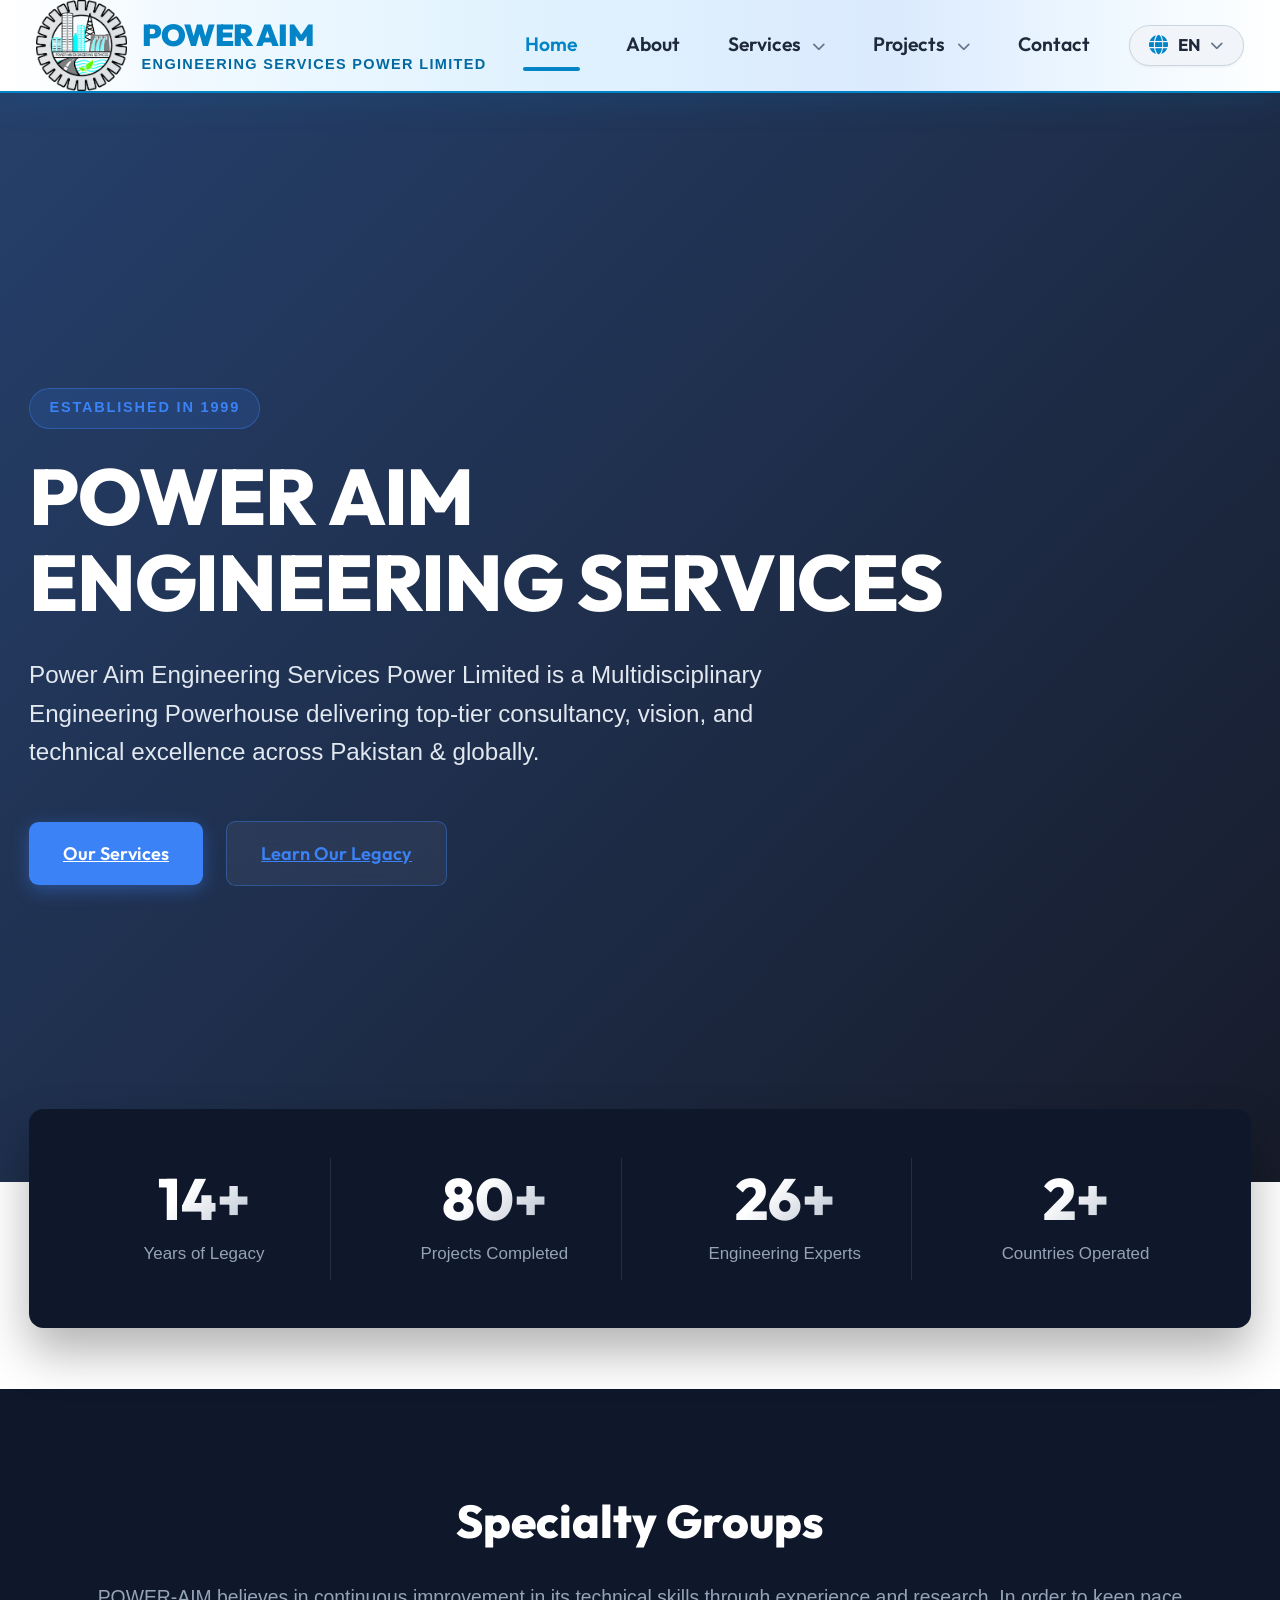
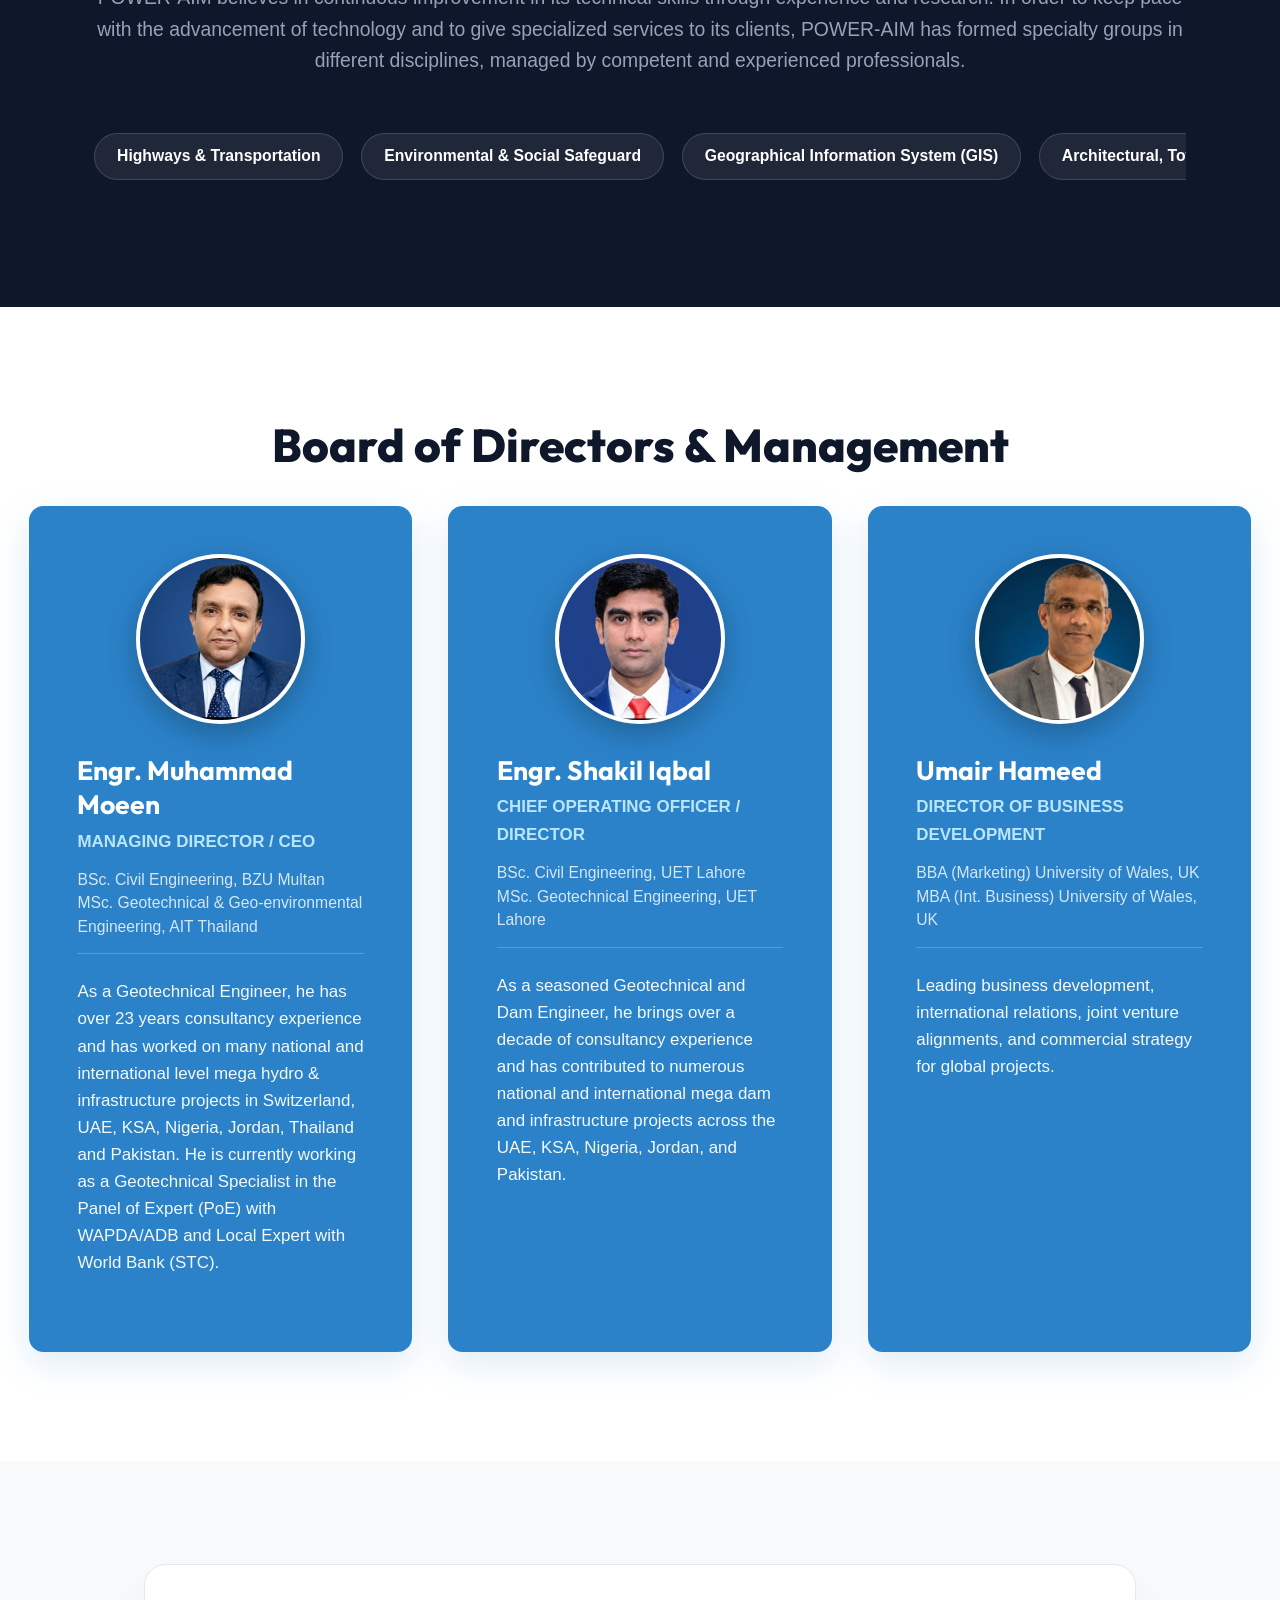
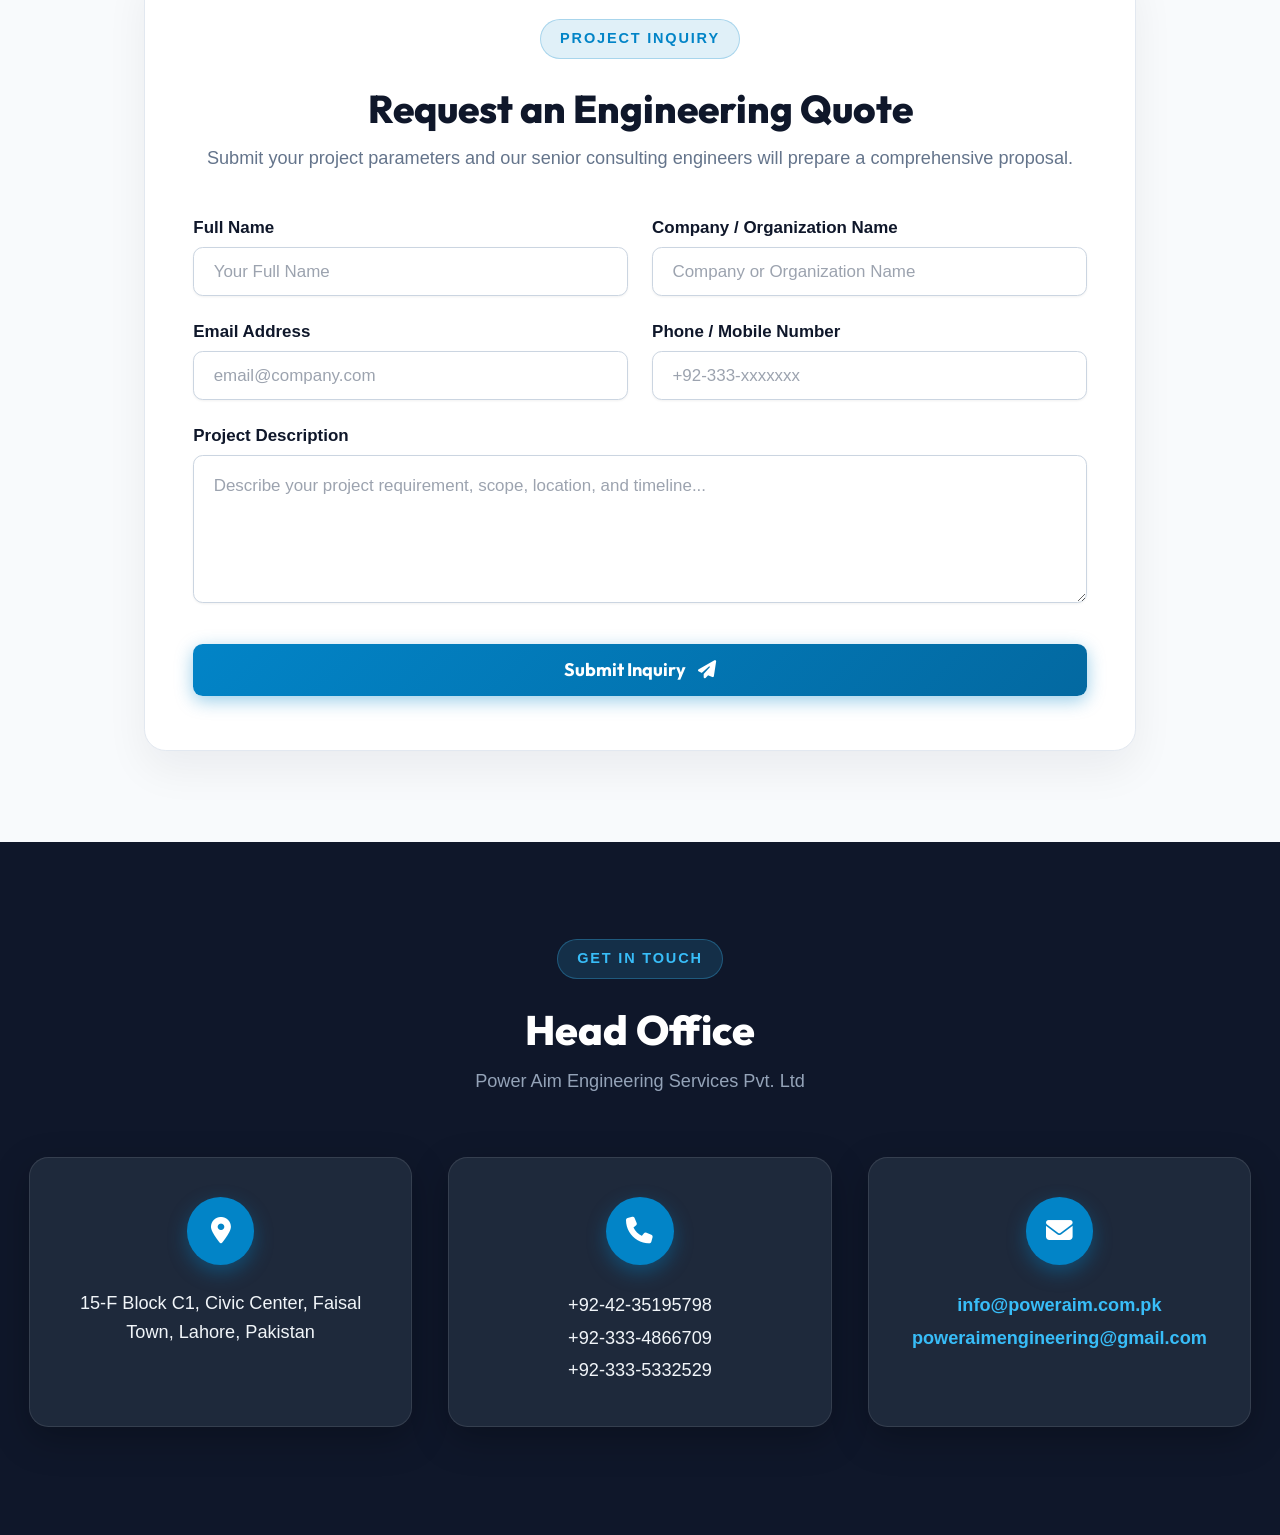
<file: index.html>
<!DOCTYPE html>
<html lang="en-US">
<head>
<meta charset="UTF-8">
<meta name="viewport" content="width=device-width, initial-scale=1">
	<link rel="profile" href="https://gmpg.org/xfn/11"> 
	<title></title>
<meta name='robots' content='max-image-preview:large' />
<link rel='dns-prefetch' href='//fonts.googleapis.com' />
<link rel='dns-prefetch' href='//cdnjs.cloudflare.com' />
<link rel="alternate" type="application/rss+xml" title=" &raquo; Feed" href="http://poweraims.local/feed/" />
<link rel="alternate" type="application/rss+xml" title=" &raquo; Comments Feed" href="http://poweraims.local/comments/feed/" />
<link rel="alternate" title="oEmbed (JSON)" type="application/json+oembed" href="http://poweraims.local/wp-json/oembed/1.0/embed?url=http%3A%2F%2Fpoweraims.local%2F" />
<link rel="alternate" title="oEmbed (XML)" type="text/xml+oembed" href="http://poweraims.local/wp-json/oembed/1.0/embed?url=http%3A%2F%2Fpoweraims.local%2F&#038;format=xml" />
<style id="wp-img-auto-sizes-contain-inline-css">
img:is([sizes=auto i],[sizes^="auto," i]){contain-intrinsic-size:3000px 1500px}
/*# sourceURL=wp-img-auto-sizes-contain-inline-css */
</style>
<link rel='stylesheet' id='astra-theme-css-css' href='wp-content/themes/astra/assets/css/minified/main.min.css' media='all' />
<style id="astra-theme-css-inline-css">
:root{--ast-post-nav-space:0;--ast-container-default-xlg-padding:2.5em;--ast-container-default-lg-padding:2.5em;--ast-container-default-slg-padding:2em;--ast-container-default-md-padding:2.5em;--ast-container-default-sm-padding:2.5em;--ast-container-default-xs-padding:2.4em;--ast-container-default-xxs-padding:1.8em;--ast-code-block-background:#ECEFF3;--ast-comment-inputs-background:#F9FAFB;--ast-normal-container-width:1320px;--ast-narrow-container-width:750px;--ast-blog-title-font-weight:600;--ast-blog-meta-weight:600;--ast-global-color-primary:var(--ast-global-color-4);--ast-global-color-secondary:var(--ast-global-color-5);--ast-global-color-alternate-background:var(--ast-global-color-6);--ast-global-color-subtle-background:var(--ast-global-color-7);--ast-bg-style-guide:var( --ast-global-color-secondary,var(--ast-global-color-5) );--ast-shadow-style-guide:0px 0px 4px 0 #00000057;--ast-global-dark-bg-style:#fff;--ast-global-dark-lfs:#fbfbfb;--ast-widget-bg-color:#fafafa;--ast-wc-container-head-bg-color:#fbfbfb;--ast-title-layout-bg:#eeeeee;--ast-search-border-color:#e7e7e7;--ast-lifter-hover-bg:#e6e6e6;--ast-gallery-block-color:#000;--srfm-color-input-label:var(--ast-global-color-2);}html{font-size:100%;}a{color:var(--ast-global-color-0);}a:hover,a:focus{color:var(--ast-global-color-1);}body,button,input,select,textarea,.ast-button,.ast-custom-button{font-family:-apple-system,BlinkMacSystemFont,Segoe UI,Roboto,Oxygen-Sans,Ubuntu,Cantarell,Helvetica Neue,sans-serif;font-weight:400;font-size:16px;font-size:1rem;line-height:var(--ast-body-line-height,1.65);}blockquote{color:var(--ast-global-color-3);}h1,h2,h3,h4,h5,h6,.entry-content :where(h1,h2,h3,h4,h5,h6),.site-title,.site-title a{font-weight:600;}.ast-site-identity .site-title a{color:var(--ast-global-color-2);}.site-title{font-size:46px;font-size:2.875rem;display:block;}header .custom-logo-link img{max-width:189px;width:189px;}.astra-logo-svg{width:189px;}.site-header .site-description{font-size:15px;font-size:0.9375rem;display:none;}.entry-title{font-size:20px;font-size:1.25rem;}.ast-blog-single-element.ast-taxonomy-container a{font-size:14px;font-size:0.875rem;}.ast-blog-meta-container{font-size:13px;font-size:0.8125rem;}.archive .ast-article-post .ast-article-inner,.blog .ast-article-post .ast-article-inner,.archive .ast-article-post .ast-article-inner:hover,.blog .ast-article-post .ast-article-inner:hover{border-top-left-radius:6px;border-top-right-radius:6px;border-bottom-right-radius:6px;border-bottom-left-radius:6px;overflow:hidden;}h1,.entry-content :where(h1){font-size:54px;font-size:3.375rem;font-weight:600;line-height:1.4em;}h2,.entry-content :where(h2){font-size:30px;font-size:1.875rem;font-weight:600;line-height:1.3em;}h3,.entry-content :where(h3){font-size:24px;font-size:1.5rem;font-weight:600;line-height:1.3em;}h4,.entry-content :where(h4){font-size:20px;font-size:1.25rem;line-height:1.2em;font-weight:600;}h5,.entry-content :where(h5){font-size:18px;font-size:1.125rem;line-height:1.2em;font-weight:600;}h6,.entry-content :where(h6){font-size:16px;font-size:1rem;line-height:1.25em;font-weight:600;}::selection{background-color:#1167e9;color:#ffffff;}body,h1,h2,h3,h4,h5,h6,.entry-title a,.entry-content :where(h1,h2,h3,h4,h5,h6){color:var(--ast-global-color-3);}.tagcloud a:hover,.tagcloud a:focus,.tagcloud a.current-item{color:#ffffff;border-color:var(--ast-global-color-0);background-color:var(--ast-global-color-0);}input:focus,input[type="text"]:focus,input[type="email"]:focus,input[type="url"]:focus,input[type="password"]:focus,input[type="reset"]:focus,input[type="search"]:focus,textarea:focus{border-color:var(--ast-global-color-0);}input[type="radio"]:checked,input[type=reset],input[type="checkbox"]:checked,input[type="checkbox"]:hover:checked,input[type="checkbox"]:focus:checked,input[type=range]::-webkit-slider-thumb{border-color:var(--ast-global-color-0);background-color:var(--ast-global-color-0);box-shadow:none;}.site-footer a:hover + .post-count,.site-footer a:focus + .post-count{background:var(--ast-global-color-0);border-color:var(--ast-global-color-0);}.single .nav-links .nav-previous,.single .nav-links .nav-next{color:var(--ast-global-color-0);}.entry-meta,.entry-meta *{line-height:1.45;color:var(--ast-global-color-0);font-weight:600;}.entry-meta a:not(.ast-button):hover,.entry-meta a:not(.ast-button):hover *,.entry-meta a:not(.ast-button):focus,.entry-meta a:not(.ast-button):focus *,.page-links > .page-link,.page-links .page-link:hover,.post-navigation a:hover{color:var(--ast-global-color-1);}#cat option,.secondary .calendar_wrap thead a,.secondary .calendar_wrap thead a:visited{color:var(--ast-global-color-0);}.secondary .calendar_wrap #today,.ast-progress-val span{background:var(--ast-global-color-0);}.secondary a:hover + .post-count,.secondary a:focus + .post-count{background:var(--ast-global-color-0);border-color:var(--ast-global-color-0);}.calendar_wrap #today > a{color:#ffffff;}.page-links .page-link,.single .post-navigation a{color:var(--ast-global-color-3);}.ast-search-menu-icon .search-form button.search-submit{padding:0 4px;}.ast-search-menu-icon form.search-form{padding-right:0;}.ast-header-search .ast-search-menu-icon.ast-dropdown-active .search-form,.ast-header-search .ast-search-menu-icon.ast-dropdown-active .search-field:focus{transition:all 0.2s;}.search-form input.search-field:focus{outline:none;}.ast-mobile-header-content .ast-builder-layout-element:not(.ast-builder-menu):not(.ast-header-divider-element),.ast-mobile-popup-content .ast-builder-layout-element:not(.ast-builder-menu):not(.ast-header-divider-element){padding:15px 20px;}.ast-search-menu-icon .search-form button.search-submit:focus,.ast-theme-transparent-header .ast-header-search .ast-dropdown-active .ast-icon,.ast-theme-transparent-header .ast-inline-search .search-field:focus .ast-icon{color:var(--ast-global-color-1);}.ast-desktop .ast-header-search .slide-search .search-form{border:2px solid var(--ast-global-color-0);}.ast-header-search .slide-search .search-field{background-color:var(--ast-global-dark-bg-style);}.ast-archive-title{color:var(--ast-global-color-2);}.widget-title{font-size:22px;font-size:1.375rem;color:var(--ast-global-color-2);}.ast-single-post .entry-content a,.ast-comment-content a:not(.ast-comment-edit-reply-wrap a){text-decoration:underline;}.ast-single-post .elementor-widget-button .elementor-button,.ast-single-post .entry-content .uagb-tab a,.ast-single-post .entry-content .uagb-ifb-cta a,.ast-single-post .entry-content .uabb-module-content a,.ast-single-post .entry-content .uagb-post-grid a,.ast-single-post .entry-content .uagb-timeline a,.ast-single-post .entry-content .uagb-toc__wrap a,.ast-single-post .entry-content .uagb-taxomony-box a,.entry-content .wp-block-latest-posts > li > a,.ast-single-post .entry-content .wp-block-file__button,a.ast-post-filter-single,.ast-single-post .ast-comment-content .comment-reply-link,.ast-single-post .ast-comment-content .comment-edit-link{text-decoration:none;}.ast-search-menu-icon.slide-search a:focus-visible:focus-visible,.astra-search-icon:focus-visible,#close:focus-visible,a:focus-visible,.ast-menu-toggle:focus-visible,.site .skip-link:focus-visible,.wp-block-loginout input:focus-visible,.wp-block-search.wp-block-search__button-inside .wp-block-search__inside-wrapper,.ast-header-navigation-arrow:focus-visible,.ast-orders-table__row .ast-orders-table__cell:focus-visible,a#ast-apply-coupon:focus-visible,#ast-apply-coupon:focus-visible,#close:focus-visible,.button.search-submit:focus-visible,#search_submit:focus,.normal-search:focus-visible,.ast-header-account-wrap:focus-visible,.astra-cart-drawer-close:focus,.ast-single-variation:focus,.ast-button:focus,.ast-builder-button-wrap:has(.ast-custom-button-link:focus),.ast-builder-button-wrap .ast-custom-button-link:focus{outline-style:dotted;outline-color:inherit;outline-width:thin;}input:focus,input[type="text"]:focus,input[type="email"]:focus,input[type="url"]:focus,input[type="password"]:focus,input[type="reset"]:focus,input[type="search"]:focus,input[type="number"]:focus,textarea:focus,.wp-block-search__input:focus,[data-section="section-header-mobile-trigger"] .ast-button-wrap .ast-mobile-menu-trigger-minimal:focus,.ast-mobile-popup-drawer.active .menu-toggle-close:focus,#ast-scroll-top:focus,#coupon_code:focus,#ast-coupon-code:focus{border-style:dotted;border-color:inherit;border-width:thin;}input{outline:none;}.ast-logo-title-inline .site-logo-img{padding-right:1em;}.site-logo-img img{ transition:all 0.2s linear;}.site-logo-img .transparent-custom-logo img,.ast-theme-transparent-header .site-logo-img img{filter:url(#ast-img-color-filter-2);}body .ast-oembed-container *{position:absolute;top:0;width:100%;height:100%;left:0;}body .wp-block-embed-pocket-casts .ast-oembed-container *{position:unset;}.ast-single-post-featured-section + article {margin-top: 2em;}.site-content .ast-single-post-featured-section img {width: 100%;overflow: hidden;object-fit: cover;}.ast-separate-container .site-content .ast-single-post-featured-section + article {margin-top: -80px;z-index: 9;position: relative;border-radius: 4px;}@media (min-width: 922px) {.ast-no-sidebar .site-content .ast-article-image-container--wide {margin-left: -120px;margin-right: -120px;max-width: unset;width: unset;}.ast-left-sidebar .site-content .ast-article-image-container--wide,.ast-right-sidebar .site-content .ast-article-image-container--wide {margin-left: -10px;margin-right: -10px;}.site-content .ast-article-image-container--full {margin-left: calc( -50vw + 50%);margin-right: calc( -50vw + 50%);max-width: 100vw;width: 100vw;}.ast-left-sidebar .site-content .ast-article-image-container--full,.ast-right-sidebar .site-content .ast-article-image-container--full {margin-left: -10px;margin-right: -10px;max-width: inherit;width: auto;}}.site > .ast-single-related-posts-container {margin-top: 0;}@media (min-width: 922px) {.ast-desktop .ast-container--narrow {max-width: var(--ast-narrow-container-width);margin: 0 auto;}}.ast-page-builder-template .hentry {margin: 0;}.ast-page-builder-template .site-content > .ast-container {max-width: 100%;padding: 0;}.ast-page-builder-template .site .site-content #primary {padding: 0;margin: 0;}.ast-page-builder-template .no-results {text-align: center;margin: 4em auto;}.ast-page-builder-template .ast-pagination {padding: 2em;}.ast-page-builder-template .entry-header.ast-no-title.ast-no-thumbnail {margin-top: 0;}.ast-page-builder-template .entry-header.ast-header-without-markup {margin-top: 0;margin-bottom: 0;}.ast-page-builder-template .entry-header.ast-no-title.ast-no-meta {margin-bottom: 0;}.ast-page-builder-template.single .post-navigation {padding-bottom: 2em;}.ast-page-builder-template.single-post .site-content > .ast-container {max-width: 100%;}.ast-page-builder-template .entry-header {margin-top: 2em;margin-left: auto;margin-right: auto;}.ast-page-builder-template .ast-archive-description {margin: 2em auto 0;padding-left: 20px;padding-right: 20px;}.ast-page-builder-template .ast-row {margin-left: 0;margin-right: 0;}.single.ast-page-builder-template .entry-header + .entry-content,.single.ast-page-builder-template .ast-single-entry-banner + .site-content article .entry-content {margin-bottom: 2em;}@media(min-width: 921px) {.ast-page-builder-template.archive.ast-right-sidebar .ast-row article,.ast-page-builder-template.archive.ast-left-sidebar .ast-row article {padding-left: 0;padding-right: 0;}}input[type="text"],input[type="number"],input[type="email"],input[type="url"],input[type="password"],input[type="search"],input[type=reset],input[type=tel],input[type=date],select,textarea{font-size:16px;font-style:normal;font-weight:400;line-height:24px;width:100%;padding:12px 16px;border-radius:4px;box-shadow:0px 1px 2px 0px rgba(0,0,0,0.05);color:var(--ast-form-input-text,#475569);}input[type="text"],input[type="number"],input[type="email"],input[type="url"],input[type="password"],input[type="search"],input[type=reset],input[type=tel],input[type=date],select{height:40px;}input[type="date"]{border-width:1px;border-style:solid;border-color:var(--ast-border-color);background:var( --ast-global-color-secondary,var(--ast-global-color-5) );}input[type="text"]:focus,input[type="number"]:focus,input[type="email"]:focus,input[type="url"]:focus,input[type="password"]:focus,input[type="search"]:focus,input[type=reset]:focus,input[type="tel"]:focus,input[type="date"]:focus,select:focus,textarea:focus{border-color:#046BD2;box-shadow:none;outline:none;color:var(--ast-form-input-focus-text,#475569);}label,legend{color:var(--ast-global-color-2,#111827 );font-size:14px;font-style:normal;font-weight:500;line-height:20px;}select{padding:6px 10px;}fieldset{padding:30px;border-radius:4px;}button,.ast-button,.button,input[type="button"],input[type="reset"],input[type="submit"],a:where(.wp-block-button__link){border-radius:4px;box-shadow:0px 1px 2px 0px rgba(0,0,0,0.05);}:root{--ast-comment-inputs-background:#FFF;}::placeholder{color:var(--ast-form-field-color,#9CA3AF);}::-ms-input-placeholder{color:var(--ast-form-field-color,#9CA3AF);}@media (max-width:921.99px){#ast-desktop-header{display:none;}}@media (min-width:922px){#ast-mobile-header{display:none;}}.wp-block-buttons.aligncenter{justify-content:center;}@media (max-width:921px){.ast-theme-transparent-header #primary,.ast-theme-transparent-header #secondary{padding:0;}}@media (max-width:921px){.ast-plain-container.ast-no-sidebar #primary{padding:0;}}.ast-plain-container.ast-no-sidebar #primary{margin-top:0;margin-bottom:0;}.wp-block-button.is-style-outline .wp-block-button__link{border-color:var(--ast-global-color-0);}div.wp-block-button.is-style-outline > .wp-block-button__link:not(.has-text-color),div.wp-block-button.wp-block-button__link.is-style-outline:not(.has-text-color){color:var(--ast-global-color-0);}.wp-block-button.is-style-outline .wp-block-button__link:hover,.wp-block-buttons .wp-block-button.is-style-outline .wp-block-button__link:focus,.wp-block-buttons .wp-block-button.is-style-outline > .wp-block-button__link:not(.has-text-color):hover,.wp-block-buttons .wp-block-button.wp-block-button__link.is-style-outline:not(.has-text-color):hover{color:#ffffff;background-color:var(--ast-global-color-1);border-color:var(--ast-global-color-1);}.post-page-numbers.current .page-link,.ast-pagination .page-numbers.current{color:#ffffff;border-color:#1167e9;background-color:#1167e9;}.wp-block-buttons .wp-block-button.is-style-outline .wp-block-button__link.wp-element-button,.ast-outline-button,.wp-block-uagb-buttons-child .uagb-buttons-repeater.ast-outline-button{border-color:var(--ast-global-color-0);border-top-width:2px;border-right-width:2px;border-bottom-width:2px;border-left-width:2px;font-family:inherit;font-weight:500;font-size:16px;font-size:1rem;line-height:1em;padding-top:13px;padding-right:30px;padding-bottom:13px;padding-left:30px;}.wp-block-buttons .wp-block-button.is-style-outline > .wp-block-button__link:not(.has-text-color),.wp-block-buttons .wp-block-button.wp-block-button__link.is-style-outline:not(.has-text-color),.ast-outline-button{color:var(--ast-global-color-0);}.wp-block-button.is-style-outline .wp-block-button__link:hover,.wp-block-buttons .wp-block-button.is-style-outline .wp-block-button__link:focus,.wp-block-buttons .wp-block-button.is-style-outline > .wp-block-button__link:not(.has-text-color):hover,.wp-block-buttons .wp-block-button.wp-block-button__link.is-style-outline:not(.has-text-color):hover,.ast-outline-button:hover,.ast-outline-button:focus,.wp-block-uagb-buttons-child .uagb-buttons-repeater.ast-outline-button:hover,.wp-block-uagb-buttons-child .uagb-buttons-repeater.ast-outline-button:focus{color:#ffffff;background-color:var(--ast-global-color-1);border-color:var(--ast-global-color-1);}.ast-single-post .entry-content a.ast-outline-button,.ast-single-post .entry-content .is-style-outline>.wp-block-button__link{text-decoration:none;}.wp-block-button .wp-block-button__link.wp-element-button.is-style-outline:not(.has-background),.wp-block-button.is-style-outline>.wp-block-button__link.wp-element-button:not(.has-background),.ast-outline-button{background-color:transparent;}.uagb-buttons-repeater.ast-outline-button{border-radius:9999px;}@media (max-width:921px){.wp-block-buttons .wp-block-button.is-style-outline .wp-block-button__link.wp-element-button,.ast-outline-button,.wp-block-uagb-buttons-child .uagb-buttons-repeater.ast-outline-button{padding-top:12px;padding-right:28px;padding-bottom:12px;padding-left:28px;}}@media (max-width:544px){.wp-block-buttons .wp-block-button.is-style-outline .wp-block-button__link.wp-element-button,.ast-outline-button,.wp-block-uagb-buttons-child .uagb-buttons-repeater.ast-outline-button{padding-top:10px;padding-right:24px;padding-bottom:10px;padding-left:24px;}}.entry-content[data-ast-blocks-layout] > figure{margin-bottom:1em;}h1.widget-title{font-weight:600;}h2.widget-title{font-weight:600;}h3.widget-title{font-weight:600;}#page{display:flex;flex-direction:column;min-height:100vh;}.ast-404-layout-1 h1.page-title{color:var(--ast-global-color-2);}.single .post-navigation a{line-height:1em;height:inherit;}.error-404 .page-sub-title{font-size:1.5rem;font-weight:inherit;}.search .site-content .content-area .search-form{margin-bottom:0;}#page .site-content{flex-grow:1;}.widget{margin-bottom:1.25em;}#secondary li{line-height:1.5em;}#secondary .wp-block-group h2{margin-bottom:0.7em;}#secondary h2{font-size:1.7rem;}.ast-separate-container .ast-article-post,.ast-separate-container .ast-article-single,.ast-separate-container .comment-respond{padding:3em;}.ast-separate-container .ast-article-single .ast-article-single{padding:0;}.ast-article-single .wp-block-post-template-is-layout-grid{padding-left:0;}.ast-separate-container .comments-title,.ast-narrow-container .comments-title{padding:1.5em 2em;}.ast-page-builder-template .comment-form-textarea,.ast-comment-formwrap .ast-grid-common-col{padding:0;}.ast-comment-formwrap{padding:0;display:inline-flex;column-gap:20px;width:100%;margin-left:0;margin-right:0;}.comments-area textarea#comment:focus,.comments-area textarea#comment:active,.comments-area .ast-comment-formwrap input[type="text"]:focus,.comments-area .ast-comment-formwrap input[type="text"]:active {box-shadow:none;outline:none;}.archive.ast-page-builder-template .entry-header{margin-top:2em;}.ast-page-builder-template .ast-comment-formwrap{width:100%;}.entry-title{margin-bottom:0.6em;}.ast-archive-description p{font-size:inherit;font-weight:inherit;line-height:inherit;}.ast-separate-container .ast-comment-list li.depth-1,.hentry{margin-bottom:1.5em;}.site-content section.ast-archive-description{margin-bottom:2em;}@media (min-width:921px){.ast-left-sidebar.ast-page-builder-template #secondary,.archive.ast-right-sidebar.ast-page-builder-template .site-main{padding-left:20px;padding-right:20px;}}@media (max-width:544px){.ast-comment-formwrap.ast-row{column-gap:10px;display:inline-block;}#ast-commentform .ast-grid-common-col{position:relative;width:100%;}}@media (min-width:1201px){.ast-separate-container .ast-article-post,.ast-separate-container .ast-article-single,.ast-separate-container .ast-author-box,.ast-separate-container .ast-404-layout-1,.ast-separate-container .no-results{padding:3em;}}@media (max-width:921px){.ast-left-sidebar #content > .ast-container{display:flex;flex-direction:column-reverse;width:100%;}}@media (min-width:922px){.ast-separate-container.ast-right-sidebar #primary,.ast-separate-container.ast-left-sidebar #primary{border:0;}.search-no-results.ast-separate-container #primary{margin-bottom:4em;}}.wp-block-button .wp-block-button__link{color:#ffffff;}.wp-block-button .wp-block-button__link:hover,.wp-block-button .wp-block-button__link:focus{color:#ffffff;background-color:var(--ast-global-color-1);border-color:var(--ast-global-color-1);}.elementor-widget-heading h1.elementor-heading-title{line-height:1.4em;}.elementor-widget-heading h2.elementor-heading-title{line-height:1.3em;}.elementor-widget-heading h3.elementor-heading-title{line-height:1.3em;}.elementor-widget-heading h4.elementor-heading-title{line-height:1.2em;}.elementor-widget-heading h5.elementor-heading-title{line-height:1.2em;}.elementor-widget-heading h6.elementor-heading-title{line-height:1.25em;}.wp-block-button .wp-block-button__link,.wp-block-search .wp-block-search__button,body .wp-block-file .wp-block-file__button{border-color:var(--ast-global-color-0);background-color:var(--ast-global-color-0);color:#ffffff;font-family:inherit;font-weight:500;line-height:1em;font-size:16px;font-size:1rem;padding-top:15px;padding-right:30px;padding-bottom:15px;padding-left:30px;}.ast-single-post .entry-content .wp-block-button .wp-block-button__link,.ast-single-post .entry-content .wp-block-search .wp-block-search__button,body .entry-content .wp-block-file .wp-block-file__button{text-decoration:none;}@media (max-width:921px){.wp-block-button .wp-block-button__link,.wp-block-search .wp-block-search__button,body .wp-block-file .wp-block-file__button{padding-top:14px;padding-right:28px;padding-bottom:14px;padding-left:28px;}}@media (max-width:544px){.wp-block-button .wp-block-button__link,.wp-block-search .wp-block-search__button,body .wp-block-file .wp-block-file__button{padding-top:12px;padding-right:24px;padding-bottom:12px;padding-left:24px;}}.menu-toggle,button,.ast-button,.ast-custom-button,.button,input#submit,input[type="button"],input[type="submit"],input[type="reset"],#comments .submit,.search .search-submit,form[CLASS*="wp-block-search__"].wp-block-search .wp-block-search__inside-wrapper .wp-block-search__button,body .wp-block-file .wp-block-file__button,.search .search-submit{border-style:solid;border-top-width:0;border-right-width:0;border-left-width:0;border-bottom-width:0;color:#ffffff;border-color:var(--ast-global-color-0);background-color:var(--ast-global-color-0);padding-top:15px;padding-right:30px;padding-bottom:15px;padding-left:30px;font-family:inherit;font-weight:500;font-size:16px;font-size:1rem;line-height:1em;}button:focus,.menu-toggle:hover,button:hover,.ast-button:hover,.ast-custom-button:hover .button:hover,.ast-custom-button:hover ,input[type=reset]:hover,input[type=reset]:focus,input#submit:hover,input#submit:focus,input[type="button"]:hover,input[type="button"]:focus,input[type="submit"]:hover,input[type="submit"]:focus,form[CLASS*="wp-block-search__"].wp-block-search .wp-block-search__inside-wrapper .wp-block-search__button:hover,form[CLASS*="wp-block-search__"].wp-block-search .wp-block-search__inside-wrapper .wp-block-search__button:focus,body .wp-block-file .wp-block-file__button:hover,body .wp-block-file .wp-block-file__button:focus{color:#ffffff;background-color:var(--ast-global-color-1);border-color:var(--ast-global-color-1);}form[CLASS*="wp-block-search__"].wp-block-search .wp-block-search__inside-wrapper .wp-block-search__button.has-icon{padding-top:calc(15px - 3px);padding-right:calc(30px - 3px);padding-bottom:calc(15px - 3px);padding-left:calc(30px - 3px);}@media (max-width:921px){.menu-toggle,button,.ast-button,.ast-custom-button,.button,input#submit,input[type="button"],input[type="submit"],input[type="reset"],#comments .submit,.search .search-submit,form[CLASS*="wp-block-search__"].wp-block-search .wp-block-search__inside-wrapper .wp-block-search__button,body .wp-block-file .wp-block-file__button,.search .search-submit{padding-top:14px;padding-right:28px;padding-bottom:14px;padding-left:28px;}}@media (max-width:544px){.menu-toggle,button,.ast-button,.ast-custom-button,.button,input#submit,input[type="button"],input[type="submit"],input[type="reset"],#comments .submit,.search .search-submit,form[CLASS*="wp-block-search__"].wp-block-search .wp-block-search__inside-wrapper .wp-block-search__button,body .wp-block-file .wp-block-file__button,.search .search-submit{padding-top:12px;padding-right:24px;padding-bottom:12px;padding-left:24px;}}@media (max-width:921px){.ast-mobile-header-stack .main-header-bar .ast-search-menu-icon{display:inline-block;}.ast-header-break-point.ast-header-custom-item-outside .ast-mobile-header-stack .main-header-bar .ast-search-icon{margin:0;}.ast-comment-avatar-wrap img{max-width:2.5em;}.ast-comment-meta{padding:0 1.8888em 1.3333em;}}@media (min-width:544px){.ast-container{max-width:100%;}}@media (max-width:544px){.ast-separate-container .ast-article-post,.ast-separate-container .ast-article-single,.ast-separate-container .comments-title,.ast-separate-container .ast-archive-description{padding:1.5em 1em;}.ast-separate-container #content .ast-container{padding-left:0.54em;padding-right:0.54em;}.ast-separate-container .ast-comment-list .bypostauthor{padding:.5em;}.ast-search-menu-icon.ast-dropdown-active .search-field{width:170px;}} #ast-mobile-header .ast-site-header-cart-li a{pointer-events:none;}.ast-separate-container{background-color:var(--ast-global-color-5);background-image:none;}@media (max-width:921px){.site-title{display:block;}.site-header .site-description{display:none;}h1,.entry-content :where(h1){font-size:30px;font-size:1.875rem;}h2,.entry-content :where(h2){font-size:25px;font-size:1.5625rem;}h3,.entry-content :where(h3){font-size:20px;font-size:1.25rem;}}@media (max-width:544px){.site-title{display:block;}.site-header .site-description{display:none;}h1,.entry-content :where(h1){font-size:30px;font-size:1.875rem;}h2,.entry-content :where(h2){font-size:25px;font-size:1.5625rem;}h3,.entry-content :where(h3){font-size:20px;font-size:1.25rem;}}@media (max-width:921px){html{font-size:91.2%;}}@media (max-width:544px){html{font-size:91.2%;}}@media (min-width:922px){.ast-container{max-width:1360px;}}@media (min-width:922px){.site-content .ast-container{display:flex;}}@media (max-width:921px){.site-content .ast-container{flex-direction:column;}}.entry-content :where(h1,h2,h3,h4,h5,h6){clear:none;}@media (min-width:922px){.main-header-menu .sub-menu .menu-item.ast-left-align-sub-menu:hover > .sub-menu,.main-header-menu .sub-menu .menu-item.ast-left-align-sub-menu.focus > .sub-menu{margin-left:-0px;}}.entry-content li > p{margin-bottom:0;}.site .comments-area{padding-bottom:2em;margin-top:2em;}.wp-block-file {display: flex;align-items: center;flex-wrap: wrap;justify-content: space-between;}.wp-block-pullquote {border: none;}.wp-block-pullquote blockquote::before {content: "\201D";font-family: "Helvetica",sans-serif;display: flex;transform: rotate( 180deg );font-size: 6rem;font-style: normal;line-height: 1;font-weight: bold;align-items: center;justify-content: center;}.has-text-align-right > blockquote::before {justify-content: flex-start;}.has-text-align-left > blockquote::before {justify-content: flex-end;}figure.wp-block-pullquote.is-style-solid-color blockquote {max-width: 100%;text-align: inherit;}:root {--wp--custom--ast-default-block-top-padding: 3em;--wp--custom--ast-default-block-right-padding: 3em;--wp--custom--ast-default-block-bottom-padding: 3em;--wp--custom--ast-default-block-left-padding: 3em;--wp--custom--ast-container-width: 1320px;--wp--custom--ast-content-width-size: 1320px;--wp--custom--ast-wide-width-size: calc(1320px + var(--wp--custom--ast-default-block-left-padding) + var(--wp--custom--ast-default-block-right-padding));}.ast-narrow-container {--wp--custom--ast-content-width-size: 750px;--wp--custom--ast-wide-width-size: 750px;}@media(max-width: 921px) {:root {--wp--custom--ast-default-block-top-padding: 3em;--wp--custom--ast-default-block-right-padding: 2em;--wp--custom--ast-default-block-bottom-padding: 3em;--wp--custom--ast-default-block-left-padding: 2em;}}@media(max-width: 544px) {:root {--wp--custom--ast-default-block-top-padding: 3em;--wp--custom--ast-default-block-right-padding: 1.5em;--wp--custom--ast-default-block-bottom-padding: 3em;--wp--custom--ast-default-block-left-padding: 1.5em;}}.entry-content > .wp-block-group,.entry-content > .wp-block-cover,.entry-content > .wp-block-columns {padding-top: var(--wp--custom--ast-default-block-top-padding);padding-right: var(--wp--custom--ast-default-block-right-padding);padding-bottom: var(--wp--custom--ast-default-block-bottom-padding);padding-left: var(--wp--custom--ast-default-block-left-padding);}.ast-plain-container.ast-no-sidebar .entry-content > .alignfull,.ast-page-builder-template .ast-no-sidebar .entry-content > .alignfull {margin-left: calc( -50vw + 50%);margin-right: calc( -50vw + 50%);max-width: 100vw;width: 100vw;}.ast-plain-container.ast-no-sidebar .entry-content .alignfull .alignfull,.ast-page-builder-template.ast-no-sidebar .entry-content .alignfull .alignfull,.ast-plain-container.ast-no-sidebar .entry-content .alignfull .alignwide,.ast-page-builder-template.ast-no-sidebar .entry-content .alignfull .alignwide,.ast-plain-container.ast-no-sidebar .entry-content .alignwide .alignfull,.ast-page-builder-template.ast-no-sidebar .entry-content .alignwide .alignfull,.ast-plain-container.ast-no-sidebar .entry-content .alignwide .alignwide,.ast-page-builder-template.ast-no-sidebar .entry-content .alignwide .alignwide,.ast-plain-container.ast-no-sidebar .entry-content .wp-block-column .alignfull,.ast-page-builder-template.ast-no-sidebar .entry-content .wp-block-column .alignfull,.ast-plain-container.ast-no-sidebar .entry-content .wp-block-column .alignwide,.ast-page-builder-template.ast-no-sidebar .entry-content .wp-block-column .alignwide {margin-left: auto;margin-right: auto;width: 100%;}[data-ast-blocks-layout] .wp-block-separator:not(.is-style-dots) {height: 0;}[data-ast-blocks-layout] .wp-block-separator {margin: 20px auto;}[data-ast-blocks-layout] .wp-block-separator:not(.is-style-wide):not(.is-style-dots) {max-width: 100px;}[data-ast-blocks-layout] .wp-block-separator.has-background {padding: 0;}.entry-content[data-ast-blocks-layout] > * {max-width: var(--wp--custom--ast-content-width-size);margin-left: auto;margin-right: auto;}.entry-content[data-ast-blocks-layout] > .alignwide {max-width: var(--wp--custom--ast-wide-width-size);}.entry-content[data-ast-blocks-layout] .alignfull {max-width: none;}.entry-content .wp-block-columns {margin-bottom: 0;}blockquote {margin: 1.5em;border-color: rgba(0,0,0,0.05);}.wp-block-quote:not(.has-text-align-right):not(.has-text-align-center) {border-left: 5px solid rgba(0,0,0,0.05);}.has-text-align-right > blockquote,blockquote.has-text-align-right {border-right: 5px solid rgba(0,0,0,0.05);}.has-text-align-left > blockquote,blockquote.has-text-align-left {border-left: 5px solid rgba(0,0,0,0.05);}.wp-block-site-tagline,.wp-block-latest-posts .read-more {margin-top: 15px;}.wp-block-loginout p label {display: block;}.wp-block-loginout p:not(.login-remember):not(.login-submit) input {width: 100%;}.wp-block-loginout input:focus {border-color: transparent;}.wp-block-loginout input:focus {outline: thin dotted;}.entry-content .wp-block-media-text .wp-block-media-text__content {padding: 0 0 0 8%;}.entry-content .wp-block-media-text.has-media-on-the-right .wp-block-media-text__content {padding: 0 8% 0 0;}.entry-content .wp-block-media-text.has-background .wp-block-media-text__content {padding: 8%;}.entry-content .wp-block-cover:not([class*="background-color"]):not(.has-text-color.has-link-color) .wp-block-cover__inner-container,.entry-content .wp-block-cover:not([class*="background-color"]) .wp-block-cover-image-text,.entry-content .wp-block-cover:not([class*="background-color"]) .wp-block-cover-text,.entry-content .wp-block-cover-image:not([class*="background-color"]) .wp-block-cover__inner-container,.entry-content .wp-block-cover-image:not([class*="background-color"]) .wp-block-cover-image-text,.entry-content .wp-block-cover-image:not([class*="background-color"]) .wp-block-cover-text {color: var(--ast-global-color-primary,var(--ast-global-color-5));}.wp-block-loginout .login-remember input {width: 1.1rem;height: 1.1rem;margin: 0 5px 4px 0;vertical-align: middle;}.wp-block-latest-posts > li > *:first-child,.wp-block-latest-posts:not(.is-grid) > li:first-child {margin-top: 0;}.entry-content > .wp-block-buttons,.entry-content > .wp-block-uagb-buttons {margin-bottom: 1.5em;}.wp-block-search__inside-wrapper .wp-block-search__input {padding: 0 10px;color: var(--ast-global-color-3);background: var(--ast-global-color-primary,var(--ast-global-color-5));border-color: var(--ast-border-color);}.wp-block-latest-posts .read-more {margin-bottom: 1.5em;}.wp-block-search__no-button .wp-block-search__inside-wrapper .wp-block-search__input {padding-top: 5px;padding-bottom: 5px;}.wp-block-latest-posts .wp-block-latest-posts__post-date,.wp-block-latest-posts .wp-block-latest-posts__post-author {font-size: 1rem;}.wp-block-latest-posts > li > *,.wp-block-latest-posts:not(.is-grid) > li {margin-top: 12px;margin-bottom: 12px;}.ast-page-builder-template .entry-content[data-ast-blocks-layout] > .alignwide:where(:not(.uagb-is-root-container):not(.spectra-is-root-container)) > * {max-width: var(--wp--custom--ast-wide-width-size);}.ast-page-builder-template .entry-content[data-ast-blocks-layout] > .inherit-container-width > *,.ast-page-builder-template .entry-content[data-ast-blocks-layout] > *:not(.wp-block-group):where(:not(.uagb-is-root-container):not(.spectra-is-root-container)) > *,.entry-content[data-ast-blocks-layout] > .wp-block-cover .wp-block-cover__inner-container {max-width: none ;margin-left: auto;margin-right: auto;}.ast-page-builder-template .entry-content[data-ast-blocks-layout] > *,.ast-page-builder-template .entry-content[data-ast-blocks-layout] > .alignfull:where(:not(.wp-block-group):not(.uagb-is-root-container):not(.spectra-is-root-container)) > * {max-width: none;}.entry-content[data-ast-blocks-layout] .wp-block-cover:not(.alignleft):not(.alignright) {width: auto;}@media(max-width: 1200px) {.ast-separate-container .entry-content > .alignfull,.ast-separate-container .entry-content[data-ast-blocks-layout] > .alignwide,.ast-plain-container .entry-content[data-ast-blocks-layout] > .alignwide,.ast-plain-container .entry-content .alignfull {margin-left: calc(-1 * min(var(--ast-container-default-xlg-padding),20px)) ;margin-right: calc(-1 * min(var(--ast-container-default-xlg-padding),20px));}}@media(min-width: 1201px) {.ast-separate-container .entry-content > .alignfull {margin-left: calc(-1 * var(--ast-container-default-xlg-padding) );margin-right: calc(-1 * var(--ast-container-default-xlg-padding) );}.ast-separate-container .entry-content[data-ast-blocks-layout] > .alignwide,.ast-plain-container .entry-content[data-ast-blocks-layout] > .alignwide {margin-left: auto;margin-right: auto;}}@media(min-width: 921px) {.ast-separate-container .entry-content .wp-block-group.alignwide:not(.inherit-container-width) > :where(:not(.alignleft):not(.alignright)),.ast-plain-container .entry-content .wp-block-group.alignwide:not(.inherit-container-width) > :where(:not(.alignleft):not(.alignright)) {max-width: calc( var(--wp--custom--ast-content-width-size) + 80px );}.ast-plain-container.ast-right-sidebar .entry-content[data-ast-blocks-layout] .alignfull,.ast-plain-container.ast-left-sidebar .entry-content[data-ast-blocks-layout] .alignfull {margin-left: -60px;margin-right: -60px;}}@media(min-width: 544px) {.entry-content > .alignleft {margin-right: 20px;}.entry-content > .alignright {margin-left: 20px;}}@media (max-width:544px){.wp-block-columns .wp-block-column:not(:last-child){margin-bottom:20px;}.wp-block-latest-posts{margin:0;}}@media( max-width: 600px ) {.entry-content .wp-block-media-text .wp-block-media-text__content,.entry-content .wp-block-media-text.has-media-on-the-right .wp-block-media-text__content {padding: 8% 0 0;}.entry-content .wp-block-media-text.has-background .wp-block-media-text__content {padding: 8%;}}.ast-page-builder-template .entry-header {padding-left: 0;}.ast-narrow-container .site-content .wp-block-uagb-image--align-full .wp-block-uagb-image__figure {max-width: 100%;margin-left: auto;margin-right: auto;}.entry-content ul,.entry-content ol {padding: revert;margin: revert;padding-left: 20px;}.entry-content ul.wc-block-product-template{padding: 0;}:root .has-ast-global-color-0-color{color:var(--ast-global-color-0);}:root .has-ast-global-color-0-background-color{background-color:var(--ast-global-color-0);}:root .wp-block-button .has-ast-global-color-0-color{color:var(--ast-global-color-0);}:root .wp-block-button .has-ast-global-color-0-background-color{background-color:var(--ast-global-color-0);}:root .has-ast-global-color-1-color{color:var(--ast-global-color-1);}:root .has-ast-global-color-1-background-color{background-color:var(--ast-global-color-1);}:root .wp-block-button .has-ast-global-color-1-color{color:var(--ast-global-color-1);}:root .wp-block-button .has-ast-global-color-1-background-color{background-color:var(--ast-global-color-1);}:root .has-ast-global-color-2-color{color:var(--ast-global-color-2);}:root .has-ast-global-color-2-background-color{background-color:var(--ast-global-color-2);}:root .wp-block-button .has-ast-global-color-2-color{color:var(--ast-global-color-2);}:root .wp-block-button .has-ast-global-color-2-background-color{background-color:var(--ast-global-color-2);}:root .has-ast-global-color-3-color{color:var(--ast-global-color-3);}:root .has-ast-global-color-3-background-color{background-color:var(--ast-global-color-3);}:root .wp-block-button .has-ast-global-color-3-color{color:var(--ast-global-color-3);}:root .wp-block-button .has-ast-global-color-3-background-color{background-color:var(--ast-global-color-3);}:root .has-ast-global-color-4-color{color:var(--ast-global-color-4);}:root .has-ast-global-color-4-background-color{background-color:var(--ast-global-color-4);}:root .wp-block-button .has-ast-global-color-4-color{color:var(--ast-global-color-4);}:root .wp-block-button .has-ast-global-color-4-background-color{background-color:var(--ast-global-color-4);}:root .has-ast-global-color-5-color{color:var(--ast-global-color-5);}:root .has-ast-global-color-5-background-color{background-color:var(--ast-global-color-5);}:root .wp-block-button .has-ast-global-color-5-color{color:var(--ast-global-color-5);}:root .wp-block-button .has-ast-global-color-5-background-color{background-color:var(--ast-global-color-5);}:root .has-ast-global-color-6-color{color:var(--ast-global-color-6);}:root .has-ast-global-color-6-background-color{background-color:var(--ast-global-color-6);}:root .wp-block-button .has-ast-global-color-6-color{color:var(--ast-global-color-6);}:root .wp-block-button .has-ast-global-color-6-background-color{background-color:var(--ast-global-color-6);}:root .has-ast-global-color-7-color{color:var(--ast-global-color-7);}:root .has-ast-global-color-7-background-color{background-color:var(--ast-global-color-7);}:root .wp-block-button .has-ast-global-color-7-color{color:var(--ast-global-color-7);}:root .wp-block-button .has-ast-global-color-7-background-color{background-color:var(--ast-global-color-7);}:root .has-ast-global-color-8-color{color:var(--ast-global-color-8);}:root .has-ast-global-color-8-background-color{background-color:var(--ast-global-color-8);}:root .wp-block-button .has-ast-global-color-8-color{color:var(--ast-global-color-8);}:root .wp-block-button .has-ast-global-color-8-background-color{background-color:var(--ast-global-color-8);}:root{--ast-global-color-0:#0067FF;--ast-global-color-1:#0065fe;--ast-global-color-2:#0F172A;--ast-global-color-3:#364151;--ast-global-color-4:#FFFFFF;--ast-global-color-5:#E7F6FF;--ast-global-color-6:#070614;--ast-global-color-7:#D1DAE5;--ast-global-color-8:#222222;}:root {--ast-border-color : var(--ast-global-color-7);}.ast-single-entry-banner {-js-display: flex;display: flex;flex-direction: column;justify-content: center;text-align: center;position: relative;background: var(--ast-title-layout-bg);}.ast-single-entry-banner[data-banner-layout="layout-1"] {max-width: 1320px;background: inherit;padding: 20px 0;}.ast-single-entry-banner[data-banner-width-type="custom"] {margin: 0 auto;width: 100%;}.ast-single-entry-banner + .site-content .entry-header {margin-bottom: 0;}.site .ast-author-avatar {--ast-author-avatar-size: ;}a.ast-underline-text {text-decoration: underline;}.ast-container > .ast-terms-link {position: relative;display: block;}a.ast-button.ast-badge-tax {padding: 4px 8px;border-radius: 3px;font-size: inherit;}header.entry-header{text-align:left;}header.entry-header .entry-title{font-weight:600;font-size:32px;font-size:2rem;}header.entry-header > *:not(:last-child){margin-bottom:10px;}header.entry-header .post-thumb-img-content{text-align:center;}header.entry-header .post-thumb img,.ast-single-post-featured-section.post-thumb img{aspect-ratio:16/9;width:100%;height:100%;}@media (max-width:921px){header.entry-header{text-align:left;}}@media (max-width:544px){header.entry-header{text-align:left;}}.ast-archive-entry-banner {-js-display: flex;display: flex;flex-direction: column;justify-content: center;text-align: center;position: relative;background: var(--ast-title-layout-bg);}.ast-archive-entry-banner[data-banner-width-type="custom"] {margin: 0 auto;width: 100%;}.ast-archive-entry-banner[data-banner-layout="layout-1"] {background: inherit;padding: 20px 0;text-align: left;}body.archive .ast-archive-description{max-width:1320px;width:100%;text-align:left;padding-top:3em;padding-right:3em;padding-bottom:3em;padding-left:3em;}body.archive .ast-archive-description .ast-archive-title,body.archive .ast-archive-description .ast-archive-title *{font-weight:600;font-size:32px;font-size:2rem;}body.archive .ast-archive-description > *:not(:last-child){margin-bottom:10px;}@media (max-width:921px){body.archive .ast-archive-description{text-align:left;}}@media (max-width:544px){body.archive .ast-archive-description{text-align:left;}}.ast-breadcrumbs .trail-browse,.ast-breadcrumbs .trail-items,.ast-breadcrumbs .trail-items li{display:inline-block;margin:0;padding:0;border:none;background:inherit;text-indent:0;text-decoration:none;}.ast-breadcrumbs .trail-browse{font-size:inherit;font-style:inherit;font-weight:inherit;color:inherit;}.ast-breadcrumbs .trail-items{list-style:none;}.trail-items li::after{padding:0 0.3em;content:"\00bb";}.trail-items li:last-of-type::after{display:none;}h1,h2,h3,h4,h5,h6,.entry-content :where(h1,h2,h3,h4,h5,h6){color:var(--ast-global-color-2);}.entry-title a{color:var(--ast-global-color-2);}@media (max-width:921px){.ast-builder-grid-row-container.ast-builder-grid-row-tablet-3-firstrow .ast-builder-grid-row > *:first-child,.ast-builder-grid-row-container.ast-builder-grid-row-tablet-3-lastrow .ast-builder-grid-row > *:last-child{grid-column:1 / -1;}}@media (max-width:544px){.ast-builder-grid-row-container.ast-builder-grid-row-mobile-3-firstrow .ast-builder-grid-row > *:first-child,.ast-builder-grid-row-container.ast-builder-grid-row-mobile-3-lastrow .ast-builder-grid-row > *:last-child{grid-column:1 / -1;}}.ast-builder-layout-element[data-section="title_tagline"]{display:flex;}@media (max-width:921.99px){.ast-header-break-point .ast-builder-layout-element[data-section="title_tagline"]{display:flex;}}@media (max-width:544px){.ast-header-break-point .ast-builder-layout-element[data-section="title_tagline"]{display:flex;}}[data-section*="section-hb-button-"] .menu-link{display:none;}.ast-header-button-1[data-section*="section-hb-button-"] .ast-builder-button-wrap .ast-custom-button{font-size:10px;font-size:0.625rem;}.ast-header-button-1 .ast-custom-button{color:var(--ast-global-color-6);background:var(--ast-global-color-4);border-color:#387fe8;border-top-left-radius:10px;border-top-right-radius:2px;border-bottom-right-radius:20px;border-bottom-left-radius:20px;}.ast-header-button-1[data-section*="section-hb-button-"] .ast-builder-button-wrap .ast-custom-button{padding-top:20px;padding-bottom:15px;padding-left:30px;padding-right:30px;}.ast-header-button-1[data-section="section-hb-button-1"]{display:flex;}@media (max-width:921.99px){.ast-header-break-point .ast-header-button-1[data-section="section-hb-button-1"]{display:flex;}}@media (max-width:544px){.ast-header-break-point .ast-header-button-1[data-section="section-hb-button-1"]{display:flex;}}.ast-builder-menu-1{font-family:inherit;font-weight:inherit;}.ast-builder-menu-1 .menu-item > .menu-link{color:var(--ast-global-color-3);}.ast-builder-menu-1 .menu-item > .ast-menu-toggle{color:var(--ast-global-color-3);}.ast-builder-menu-1 .menu-link:hover,.ast-builder-menu-1 .main-header-menu > .menu-item:hover > .menu-link,.ast-builder-menu-1 .inline-on-mobile .ast-menu-toggle:hover,.ast-builder-menu-1 .inline-on-mobile .main-header-menu > .menu-item:hover > .ast-menu-toggle{color:var(--ast-global-color-4);}.ast-builder-menu-1 .ast-menu-toggle:hover,.ast-builder-menu-1 .main-header-menu > .menu-item:hover > .ast-menu-toggle{color:var(--ast-global-color-4);}.ast-builder-menu-1 .menu-item.current-menu-item > .menu-link,.ast-builder-menu-1 .inline-on-mobile .menu-item.current-menu-item > .ast-menu-toggle,.ast-builder-menu-1 .current-menu-ancestor > .menu-link{color:var(--ast-global-color-4);}.ast-builder-menu-1 .menu-item.current-menu-item > .ast-menu-toggle{color:var(--ast-global-color-4);}.ast-builder-menu-1 .sub-menu,.ast-builder-menu-1 .inline-on-mobile .sub-menu{border-top-width:2px;border-bottom-width:0px;border-right-width:0px;border-left-width:0px;border-color:#1167e9;border-style:solid;width:767px;}.ast-builder-menu-1 .sub-menu .sub-menu{top:-2px;}.ast-builder-menu-1 .main-header-menu > .menu-item > .sub-menu,.ast-builder-menu-1 .main-header-menu > .menu-item > .astra-full-megamenu-wrapper{margin-top:0px;}.ast-desktop .ast-builder-menu-1 .main-header-menu > .menu-item > .sub-menu:before,.ast-desktop .ast-builder-menu-1 .main-header-menu > .menu-item > .astra-full-megamenu-wrapper:before{height:calc( 0px + 2px + 5px );}.ast-builder-menu-1 .main-header-menu,.ast-builder-menu-1 .main-header-menu .sub-menu{background-image:none;}.ast-desktop .ast-builder-menu-1 .menu-item .sub-menu .menu-link{border-style:none;}@media (max-width:921px){.ast-header-break-point .ast-builder-menu-1 .menu-item.menu-item-has-children > .ast-menu-toggle{top:0;}.ast-builder-menu-1 .inline-on-mobile .menu-item.menu-item-has-children > .ast-menu-toggle{right:-15px;}.ast-builder-menu-1 .menu-item-has-children > .menu-link:after{content:unset;}.ast-builder-menu-1 .main-header-menu > .menu-item > .sub-menu,.ast-builder-menu-1 .main-header-menu > .menu-item > .astra-full-megamenu-wrapper{margin-top:0;}}@media (max-width:544px){.ast-header-break-point .ast-builder-menu-1 .menu-item.menu-item-has-children > .ast-menu-toggle{top:0;}.ast-builder-menu-1 .main-header-menu > .menu-item > .sub-menu,.ast-builder-menu-1 .main-header-menu > .menu-item > .astra-full-megamenu-wrapper{margin-top:0;}}.ast-builder-menu-1{display:flex;}@media (max-width:921.99px){.ast-header-break-point .ast-builder-menu-1{display:flex;}}@media (max-width:544px){.ast-header-break-point .ast-builder-menu-1{display:flex;}}.main-header-bar .main-header-bar-navigation .ast-search-icon {display: block;z-index: 4;position: relative;}.ast-search-icon .ast-icon {z-index: 4;}.ast-search-icon {z-index: 4;position: relative;line-height: normal;}.main-header-bar .ast-search-menu-icon .search-form {background-color: #ffffff;}.ast-search-menu-icon.ast-dropdown-active.slide-search .search-form {visibility: visible;opacity: 1;}.ast-search-menu-icon .search-form {border: 1px solid var(--ast-search-border-color);line-height: normal;padding: 0 3em 0 0;border-radius: 2px;display: inline-block;-webkit-backface-visibility: hidden;backface-visibility: hidden;position: relative;color: inherit;background-color: #fff;}.ast-search-menu-icon .astra-search-icon {-js-display: flex;display: flex;line-height: normal;}.ast-search-menu-icon .astra-search-icon:focus {outline: none;}.ast-search-menu-icon .search-field {border: none;background-color: transparent;transition: all .3s;border-radius: inherit;color: inherit;font-size: inherit;width: 0;color: #757575;}.ast-search-menu-icon .search-submit {display: none;background: none;border: none;font-size: 1.3em;color: #757575;}.ast-search-menu-icon.ast-dropdown-active {visibility: visible;opacity: 1;position: relative;}.ast-search-menu-icon.ast-dropdown-active .search-field,.ast-dropdown-active.ast-search-menu-icon.slide-search input.search-field {width: 235px;}.ast-header-search .ast-search-menu-icon.slide-search .search-form,.ast-header-search .ast-search-menu-icon.ast-inline-search .search-form {-js-display: flex;display: flex;align-items: center;}.ast-search-menu-icon.ast-inline-search .search-field {width : 100%;padding : 0.60em;padding-right : 5.5em;transition: all 0.2s;}.site-header-section-left .ast-search-menu-icon.slide-search .search-form {padding-left: 2em;padding-right: unset;left: -1em;right: unset;}.site-header-section-left .ast-search-menu-icon.slide-search .search-form .search-field {margin-right: unset;}.ast-search-menu-icon.slide-search .search-form {-webkit-backface-visibility: visible;backface-visibility: visible;visibility: hidden;opacity: 0;transition: all .2s;position: absolute;z-index: 3;right: -1em;top: 50%;transform: translateY(-50%);}.ast-header-search .ast-search-menu-icon .search-form .search-field:-ms-input-placeholder,.ast-header-search .ast-search-menu-icon .search-form .search-field:-ms-input-placeholder{opacity:0.5;}.ast-header-search .ast-search-menu-icon.slide-search .search-form,.ast-header-search .ast-search-menu-icon.ast-inline-search .search-form{-js-display:flex;display:flex;align-items:center;}.ast-builder-layout-element.ast-header-search{height:auto;}.ast-header-search .astra-search-icon{font-size:16px;}.ast-header-search form.search-form .search-field,.ast-header-search .ast-dropdown-active.ast-search-menu-icon.slide-search input.search-field{width:182px;}@media (max-width:921px){.ast-header-search .astra-search-icon{font-size:18px;}}@media (max-width:544px){.ast-header-search .astra-search-icon{font-size:18px;}}.ast-header-search{display:flex;}@media (max-width:921.99px){.ast-header-break-point .ast-header-search{display:flex;}}@media (max-width:544px){.ast-header-break-point .ast-header-search{display:flex;}}.site-below-footer-wrap{padding-top:20px;padding-bottom:20px;}.site-below-footer-wrap[data-section="section-below-footer-builder"]{background-color:var(--ast-global-color-4 );min-height:60px;border-style:solid;border-width:0px;border-top-width:1px;border-top-color:var( --ast-global-color-subtle-background,var(--ast-global-color-7) );}.site-below-footer-wrap[data-section="section-below-footer-builder"] .ast-builder-grid-row{max-width:1320px;min-height:60px;margin-left:auto;margin-right:auto;}.site-below-footer-wrap[data-section="section-below-footer-builder"] .ast-builder-grid-row,.site-below-footer-wrap[data-section="section-below-footer-builder"] .site-footer-section{align-items:center;}.site-below-footer-wrap[data-section="section-below-footer-builder"].ast-footer-row-inline .site-footer-section{display:flex;margin-bottom:0;}.ast-builder-grid-row-full .ast-builder-grid-row{grid-template-columns:1fr;}@media (max-width:921px){.site-below-footer-wrap[data-section="section-below-footer-builder"].ast-footer-row-tablet-inline .site-footer-section{display:flex;margin-bottom:0;}.site-below-footer-wrap[data-section="section-below-footer-builder"].ast-footer-row-tablet-stack .site-footer-section{display:block;margin-bottom:10px;}.ast-builder-grid-row-container.ast-builder-grid-row-tablet-full .ast-builder-grid-row{grid-template-columns:1fr;}}@media (max-width:544px){.site-below-footer-wrap[data-section="section-below-footer-builder"].ast-footer-row-mobile-inline .site-footer-section{display:flex;margin-bottom:0;}.site-below-footer-wrap[data-section="section-below-footer-builder"].ast-footer-row-mobile-stack .site-footer-section{display:block;margin-bottom:10px;}.ast-builder-grid-row-container.ast-builder-grid-row-mobile-full .ast-builder-grid-row{grid-template-columns:1fr;}}.site-below-footer-wrap[data-section="section-below-footer-builder"]{display:grid;}@media (max-width:921.99px){.ast-header-break-point .site-below-footer-wrap[data-section="section-below-footer-builder"]{display:grid;}}@media (max-width:544px){.ast-header-break-point .site-below-footer-wrap[data-section="section-below-footer-builder"]{display:grid;}}.ast-footer-copyright{text-align:center;}.ast-footer-copyright.site-footer-focus-item {color:var(--ast-global-color-3);}@media (max-width:921px){.ast-footer-copyright{text-align:center;}}@media (max-width:544px){.ast-footer-copyright{text-align:center;}}.ast-footer-copyright.site-footer-focus-item {font-size:16px;font-size:1rem;}.ast-footer-copyright.ast-builder-layout-element{display:flex;}@media (max-width:921.99px){.ast-header-break-point .ast-footer-copyright.ast-builder-layout-element{display:flex;}}@media (max-width:544px){.ast-header-break-point .ast-footer-copyright.ast-builder-layout-element{display:flex;}}.footer-widget-area.widget-area.site-footer-focus-item{width:auto;}.ast-footer-row-inline .footer-widget-area.widget-area.site-footer-focus-item{width:100%;}.elementor-posts-container [CLASS*="ast-width-"]{width:100%;}.elementor-template-full-width .ast-container{display:block;}.elementor-screen-only,.screen-reader-text,.screen-reader-text span,.ui-helper-hidden-accessible{top:0 !important;}@media (max-width:544px){.elementor-element .elementor-wc-products .woocommerce[class*="columns-"] ul.products li.product{width:auto;margin:0;}.elementor-element .woocommerce .woocommerce-result-count{float:none;}}.ast-header-break-point .main-header-bar{border-bottom-width:1px;}@media (min-width:922px){.main-header-bar{border-bottom-width:1px;}}.main-header-menu .menu-item, #astra-footer-menu .menu-item, .main-header-bar .ast-masthead-custom-menu-items{-js-display:flex;display:flex;-webkit-box-pack:center;-webkit-justify-content:center;-moz-box-pack:center;-ms-flex-pack:center;justify-content:center;-webkit-box-orient:vertical;-webkit-box-direction:normal;-webkit-flex-direction:column;-moz-box-orient:vertical;-moz-box-direction:normal;-ms-flex-direction:column;flex-direction:column;}.main-header-menu > .menu-item > .menu-link, #astra-footer-menu > .menu-item > .menu-link{height:100%;-webkit-box-align:center;-webkit-align-items:center;-moz-box-align:center;-ms-flex-align:center;align-items:center;-js-display:flex;display:flex;}.ast-header-break-point .main-navigation ul .menu-item .menu-link .icon-arrow:first-of-type svg{top:.2em;margin-top:0px;margin-left:0px;width:.65em;transform:translate(0, -2px) rotateZ(270deg);}.ast-mobile-popup-content .ast-submenu-expanded > .ast-menu-toggle{transform:rotateX(180deg);overflow-y:auto;}@media (min-width:922px){.ast-builder-menu .main-navigation > ul > li:last-child a{margin-right:0;}}.ast-separate-container .ast-article-inner{background-color:var(--ast-global-color-4);background-image:none;}@media (max-width:921px){.ast-separate-container .ast-article-inner{background-color:var(--ast-global-color-4);background-image:none;}}@media (max-width:544px){.ast-separate-container .ast-article-inner{background-color:var(--ast-global-color-4);background-image:none;}}.ast-separate-container .ast-article-single:not(.ast-related-post), .ast-separate-container .error-404, .ast-separate-container .no-results, .single.ast-separate-container .site-main .ast-author-meta, .ast-separate-container .related-posts-title-wrapper, .ast-separate-container .comments-count-wrapper, .ast-box-layout.ast-plain-container .site-content, .ast-padded-layout.ast-plain-container .site-content, .ast-separate-container .ast-archive-description, .ast-separate-container .comments-area{background-color:var(--ast-global-color-4);background-image:none;}@media (max-width:921px){.ast-separate-container .ast-article-single:not(.ast-related-post), .ast-separate-container .error-404, .ast-separate-container .no-results, .single.ast-separate-container .site-main .ast-author-meta, .ast-separate-container .related-posts-title-wrapper, .ast-separate-container .comments-count-wrapper, .ast-box-layout.ast-plain-container .site-content, .ast-padded-layout.ast-plain-container .site-content, .ast-separate-container .ast-archive-description{background-color:var(--ast-global-color-4);background-image:none;}}@media (max-width:544px){.ast-separate-container .ast-article-single:not(.ast-related-post), .ast-separate-container .error-404, .ast-separate-container .no-results, .single.ast-separate-container .site-main .ast-author-meta, .ast-separate-container .related-posts-title-wrapper, .ast-separate-container .comments-count-wrapper, .ast-box-layout.ast-plain-container .site-content, .ast-padded-layout.ast-plain-container .site-content, .ast-separate-container .ast-archive-description{background-color:var(--ast-global-color-4);background-image:none;}}.ast-separate-container.ast-two-container #secondary .widget{background-color:var(--ast-global-color-4);background-image:none;}@media (max-width:921px){.ast-separate-container.ast-two-container #secondary .widget{background-color:var(--ast-global-color-4);background-image:none;}}@media (max-width:544px){.ast-separate-container.ast-two-container #secondary .widget{background-color:var(--ast-global-color-4);background-image:none;}}.ast-plain-container, .ast-page-builder-template{background-color:var(--ast-global-color-4);background-image:none;}@media (max-width:921px){.ast-plain-container, .ast-page-builder-template{background-color:var(--ast-global-color-4);background-image:none;}}@media (max-width:544px){.ast-plain-container, .ast-page-builder-template{background-color:var(--ast-global-color-4);background-image:none;}}
		#ast-scroll-top {
			display: none;
			position: fixed;
			text-align: center;
			cursor: pointer;
			z-index: 99;
			width: 2.1em;
			height: 2.1em;
			line-height: 2.1;
			color: #ffffff;
			border-radius: 2px;
			content: "";
			outline: inherit;
		}
		@media (min-width: 769px) {
			#ast-scroll-top {
				content: "769";
			}
		}
		#ast-scroll-top .ast-icon.icon-arrow svg {
			margin-left: 0px;
			vertical-align: middle;
			transform: translate(0, -20%) rotate(180deg);
			width: 1.6em;
		}
		.ast-scroll-to-top-right {
			right: 30px;
			bottom: 30px;
		}
		.ast-scroll-to-top-left {
			left: 30px;
			bottom: 30px;
		}
	#ast-scroll-top{background-color:var(--ast-global-color-0);font-size:15px;}@media (max-width:921px){#ast-scroll-top .ast-icon.icon-arrow svg{width:1em;}}.ast-mobile-header-content > *,.ast-desktop-header-content > * {padding: 10px 0;height: auto;}.ast-mobile-header-content > *:first-child,.ast-desktop-header-content > *:first-child {padding-top: 10px;}.ast-mobile-header-content > .ast-builder-menu,.ast-desktop-header-content > .ast-builder-menu {padding-top: 0;}.ast-mobile-header-content > *:last-child,.ast-desktop-header-content > *:last-child {padding-bottom: 0;}.ast-mobile-header-content .ast-search-menu-icon.ast-inline-search label,.ast-desktop-header-content .ast-search-menu-icon.ast-inline-search label {width: 100%;}.ast-desktop-header-content .main-header-bar-navigation .ast-submenu-expanded > .ast-menu-toggle::before {transform: rotateX(180deg);}#ast-desktop-header .ast-desktop-header-content,.ast-mobile-header-content .ast-search-icon,.ast-desktop-header-content .ast-search-icon,.ast-mobile-header-wrap .ast-mobile-header-content,.ast-main-header-nav-open.ast-popup-nav-open .ast-mobile-header-wrap .ast-mobile-header-content,.ast-main-header-nav-open.ast-popup-nav-open .ast-desktop-header-content {display: none;}.ast-main-header-nav-open.ast-header-break-point #ast-desktop-header .ast-desktop-header-content,.ast-main-header-nav-open.ast-header-break-point .ast-mobile-header-wrap .ast-mobile-header-content {display: block;}.ast-desktop .ast-desktop-header-content .astra-menu-animation-slide-up > .menu-item > .sub-menu,.ast-desktop .ast-desktop-header-content .astra-menu-animation-slide-up > .menu-item .menu-item > .sub-menu,.ast-desktop .ast-desktop-header-content .astra-menu-animation-slide-down > .menu-item > .sub-menu,.ast-desktop .ast-desktop-header-content .astra-menu-animation-slide-down > .menu-item .menu-item > .sub-menu,.ast-desktop .ast-desktop-header-content .astra-menu-animation-fade > .menu-item > .sub-menu,.ast-desktop .ast-desktop-header-content .astra-menu-animation-fade > .menu-item .menu-item > .sub-menu {opacity: 1;visibility: visible;}.ast-hfb-header.ast-default-menu-enable.ast-header-break-point .ast-mobile-header-wrap .ast-mobile-header-content .main-header-bar-navigation {width: unset;margin: unset;}.ast-mobile-header-content.content-align-flex-end .main-header-bar-navigation .menu-item-has-children > .ast-menu-toggle,.ast-desktop-header-content.content-align-flex-end .main-header-bar-navigation .menu-item-has-children > .ast-menu-toggle {left: calc( 20px - 0.907em);right: auto;}.ast-mobile-header-content .ast-search-menu-icon,.ast-mobile-header-content .ast-search-menu-icon.slide-search,.ast-desktop-header-content .ast-search-menu-icon,.ast-desktop-header-content .ast-search-menu-icon.slide-search {width: 100%;position: relative;display: block;right: auto;transform: none;}.ast-mobile-header-content .ast-search-menu-icon.slide-search .search-form,.ast-mobile-header-content .ast-search-menu-icon .search-form,.ast-desktop-header-content .ast-search-menu-icon.slide-search .search-form,.ast-desktop-header-content .ast-search-menu-icon .search-form {right: 0;visibility: visible;opacity: 1;position: relative;top: auto;transform: none;padding: 0;display: block;overflow: hidden;}.ast-mobile-header-content .ast-search-menu-icon.ast-inline-search .search-field,.ast-mobile-header-content .ast-search-menu-icon .search-field,.ast-desktop-header-content .ast-search-menu-icon.ast-inline-search .search-field,.ast-desktop-header-content .ast-search-menu-icon .search-field {width: 100%;padding-right: 5.5em;}.ast-mobile-header-content .ast-search-menu-icon .search-submit,.ast-desktop-header-content .ast-search-menu-icon .search-submit {display: block;position: absolute;height: 100%;top: 0;right: 0;padding: 0 1em;border-radius: 0;}.ast-hfb-header.ast-default-menu-enable.ast-header-break-point .ast-mobile-header-wrap .ast-mobile-header-content .main-header-bar-navigation ul .sub-menu .menu-link {padding-left: 30px;}.ast-hfb-header.ast-default-menu-enable.ast-header-break-point .ast-mobile-header-wrap .ast-mobile-header-content .main-header-bar-navigation .sub-menu .menu-item .menu-item .menu-link {padding-left: 40px;}.ast-mobile-popup-drawer.active .ast-mobile-popup-inner{background-color:#ffffff;;}.ast-mobile-header-wrap .ast-mobile-header-content, .ast-desktop-header-content{background-color:#ffffff;;}.ast-mobile-popup-content > *, .ast-mobile-header-content > *, .ast-desktop-popup-content > *, .ast-desktop-header-content > *{padding-top:0px;padding-bottom:0px;}.content-align-flex-start .ast-builder-layout-element{justify-content:flex-start;}.content-align-flex-start .main-header-menu{text-align:left;}.ast-desktop-header-content, .ast-mobile-header-content{position:absolute;width:100%;}.ast-mobile-popup-drawer.active .menu-toggle-close{color:#3a3a3a;}.ast-mobile-header-wrap .ast-primary-header-bar,.ast-primary-header-bar .site-primary-header-wrap{min-height:30px;}.ast-desktop:not(:has(.ast-header-sticked)) .ast-primary-header-bar .main-header-menu > .menu-item{line-height:30px;}.ast-header-break-point #masthead .ast-mobile-header-wrap .ast-primary-header-bar,.ast-header-break-point #masthead .ast-mobile-header-wrap .ast-below-header-bar,.ast-header-break-point #masthead .ast-mobile-header-wrap .ast-above-header-bar{padding-left:20px;padding-right:20px;}.ast-header-break-point .ast-primary-header-bar{border-bottom-width:1px;border-bottom-color:var(--ast-global-color-4);border-bottom-style:solid;}@media (min-width:922px){.ast-primary-header-bar{border-bottom-width:1px;border-bottom-color:var(--ast-global-color-4);border-bottom-style:solid;}}.ast-primary-header-bar{background-image:linear-gradient(258deg,rgb(255,255,255) 9%,rgb(253,253,253) 20%,rgb(95,173,224) 50%,rgba(250,250,250,0.57) 81%);}.ast-primary-header-bar{display:block;}@media (max-width:921.99px){.ast-header-break-point .ast-primary-header-bar{display:grid;}}@media (max-width:544px){.ast-header-break-point .ast-primary-header-bar{display:grid;}}[data-section="section-header-mobile-trigger"] .ast-button-wrap .ast-mobile-menu-trigger-minimal{color:#1167e9;border:none;background:transparent;}[data-section="section-header-mobile-trigger"] .ast-button-wrap .mobile-menu-toggle-icon .ast-mobile-svg{width:20px;height:20px;fill:#1167e9;}[data-section="section-header-mobile-trigger"] .ast-button-wrap .mobile-menu-wrap .mobile-menu{color:#1167e9;}.ast-builder-menu-mobile .main-navigation .main-header-menu .menu-item > .menu-link{color:var(--ast-global-color-3);}.ast-builder-menu-mobile .main-navigation .main-header-menu .menu-item > .ast-menu-toggle{color:var(--ast-global-color-3);}.ast-builder-menu-mobile .main-navigation .menu-link:hover, .ast-builder-menu-mobile .main-navigation .main-header-menu > .menu-item:hover > .menu-link, .ast-builder-menu-mobile .main-navigation .inline-on-mobile .ast-menu-toggle:hover, .ast-builder-menu-mobile .main-navigation .inline-on-mobile .main-header-menu > .menu-item:hover > .ast-menu-toggle{color:var(--ast-global-color-1);}.ast-builder-menu-mobile .menu-link:hover, .ast-builder-menu-mobile .main-header-menu > .menu-item:hover > .menu-link, .ast-builder-menu-mobile .main-navigation .inline-on-mobile .ast-menu-toggle:hover, .ast-builder-menu-mobile .main-navigation .inline-on-mobile .main-header-menu > .menu-item:hover > .ast-menu-toggle{color:var(--ast-global-color-1);}.ast-builder-menu-mobile .main-navigation .ast-menu-toggle:hover, .ast-builder-menu-mobile .main-navigation .main-header-menu > .menu-item:hover > .ast-menu-toggle{color:var(--ast-global-color-1);}.ast-builder-menu-mobile .main-navigation .menu-item.current-menu-item > .menu-link, .ast-builder-menu-mobile .main-navigation .inline-on-mobile .menu-item.current-menu-item > .ast-menu-toggle, .ast-builder-menu-mobile .main-navigation .menu-item.current-menu-ancestor > .menu-link, .ast-builder-menu-mobile .main-navigation .menu-item.current-menu-ancestor > .ast-menu-toggle{color:var(--ast-global-color-1);}.ast-builder-menu-mobile .main-navigation .menu-item.current-menu-item > .ast-menu-toggle{color:var(--ast-global-color-1);}.ast-builder-menu-mobile .main-navigation .menu-item.menu-item-has-children > .ast-menu-toggle{top:0;}.ast-builder-menu-mobile .main-navigation .menu-item-has-children > .menu-link:after{content:unset;}.ast-hfb-header .ast-builder-menu-mobile .main-header-menu, .ast-hfb-header .ast-builder-menu-mobile .main-navigation .menu-item .menu-link, .ast-hfb-header .ast-builder-menu-mobile .main-navigation .menu-item .sub-menu .menu-link{border-style:none;}.ast-builder-menu-mobile .main-navigation .menu-item.menu-item-has-children > .ast-menu-toggle{top:0;}@media (max-width:921px){.ast-builder-menu-mobile .main-navigation .main-header-menu .menu-item > .menu-link{color:var(--ast-global-color-3);}.ast-builder-menu-mobile .main-navigation .main-header-menu .menu-item > .ast-menu-toggle{color:var(--ast-global-color-3);}.ast-builder-menu-mobile .main-navigation .menu-link:hover, .ast-builder-menu-mobile .main-navigation .main-header-menu > .menu-item:hover > .menu-link, .ast-builder-menu-mobile .main-navigation .inline-on-mobile .ast-menu-toggle:hover, .ast-builder-menu-mobile .main-navigation .inline-on-mobile .main-header-menu > .menu-item:hover > .ast-menu-toggle{color:var(--ast-global-color-1);background:var(--ast-global-color-5);}.ast-builder-menu-mobile .main-navigation .ast-menu-toggle:hover, .ast-builder-menu-mobile .main-navigation .main-header-menu > .menu-item:hover > .ast-menu-toggle{color:var(--ast-global-color-1);}.ast-builder-menu-mobile .main-navigation .menu-item.current-menu-item > .menu-link, .ast-builder-menu-mobile .main-navigation .inline-on-mobile .menu-item.current-menu-item > .ast-menu-toggle, .ast-builder-menu-mobile .main-navigation .menu-item.current-menu-ancestor > .menu-link, .ast-builder-menu-mobile .main-navigation .menu-item.current-menu-ancestor > .ast-menu-toggle{color:var(--ast-global-color-1);background:var(--ast-global-color-5);}.ast-builder-menu-mobile .main-navigation .menu-item.current-menu-item > .ast-menu-toggle{color:var(--ast-global-color-1);}.ast-builder-menu-mobile .main-navigation .menu-item.menu-item-has-children > .ast-menu-toggle{top:0;}.ast-builder-menu-mobile .main-navigation .menu-item-has-children > .menu-link:after{content:unset;}.ast-builder-menu-mobile .main-navigation .main-header-menu , .ast-builder-menu-mobile .main-navigation .main-header-menu .menu-link, .ast-builder-menu-mobile .main-navigation .main-header-menu .sub-menu{background-color:var(--ast-global-color-4);background-image:none;}}@media (max-width:544px){.ast-builder-menu-mobile .main-navigation .menu-item.menu-item-has-children > .ast-menu-toggle{top:0;}}.ast-builder-menu-mobile .main-navigation{display:block;}@media (max-width:921.99px){.ast-header-break-point .ast-builder-menu-mobile .main-navigation{display:block;}}@media (max-width:544px){.ast-header-break-point .ast-builder-menu-mobile .main-navigation{display:block;}}:root{--e-global-color-astglobalcolor0:#0067FF;--e-global-color-astglobalcolor1:#0065fe;--e-global-color-astglobalcolor2:#0F172A;--e-global-color-astglobalcolor3:#364151;--e-global-color-astglobalcolor4:#FFFFFF;--e-global-color-astglobalcolor5:#E7F6FF;--e-global-color-astglobalcolor6:#070614;--e-global-color-astglobalcolor7:#D1DAE5;--e-global-color-astglobalcolor8:#222222;}
/*# sourceURL=astra-theme-css-inline-css */
</style>
<style id="wp-emoji-styles-inline-css">

	img.wp-smiley, img.emoji {
		display: inline !important;
		border: none !important;
		box-shadow: none !important;
		height: 1em !important;
		width: 1em !important;
		margin: 0 0.07em !important;
		vertical-align: -0.1em !important;
		background: none !important;
		padding: 0 !important;
	}
/*# sourceURL=wp-emoji-styles-inline-css */
</style>
<link rel='stylesheet' id='wp-block-library-css' href='wp-includes/css/dist/block-library/style.min.css' media='all' />
<style id="global-styles-inline-css">
:root{--wp--preset--aspect-ratio--square: 1;--wp--preset--aspect-ratio--4-3: 4/3;--wp--preset--aspect-ratio--3-4: 3/4;--wp--preset--aspect-ratio--3-2: 3/2;--wp--preset--aspect-ratio--2-3: 2/3;--wp--preset--aspect-ratio--16-9: 16/9;--wp--preset--aspect-ratio--9-16: 9/16;--wp--preset--color--black: #000000;--wp--preset--color--cyan-bluish-gray: #abb8c3;--wp--preset--color--white: #ffffff;--wp--preset--color--pale-pink: #f78da7;--wp--preset--color--vivid-red: #cf2e2e;--wp--preset--color--luminous-vivid-orange: #ff6900;--wp--preset--color--luminous-vivid-amber: #fcb900;--wp--preset--color--light-green-cyan: #7bdcb5;--wp--preset--color--vivid-green-cyan: #00d084;--wp--preset--color--pale-cyan-blue: #8ed1fc;--wp--preset--color--vivid-cyan-blue: #0693e3;--wp--preset--color--vivid-purple: #9b51e0;--wp--preset--color--ast-global-color-0: var(--ast-global-color-0);--wp--preset--color--ast-global-color-1: var(--ast-global-color-1);--wp--preset--color--ast-global-color-2: var(--ast-global-color-2);--wp--preset--color--ast-global-color-3: var(--ast-global-color-3);--wp--preset--color--ast-global-color-4: var(--ast-global-color-4);--wp--preset--color--ast-global-color-5: var(--ast-global-color-5);--wp--preset--color--ast-global-color-6: var(--ast-global-color-6);--wp--preset--color--ast-global-color-7: var(--ast-global-color-7);--wp--preset--color--ast-global-color-8: var(--ast-global-color-8);--wp--preset--gradient--vivid-cyan-blue-to-vivid-purple: linear-gradient(135deg,rgb(6,147,227) 0%,rgb(155,81,224) 100%);--wp--preset--gradient--light-green-cyan-to-vivid-green-cyan: linear-gradient(135deg,rgb(122,220,180) 0%,rgb(0,208,130) 100%);--wp--preset--gradient--luminous-vivid-amber-to-luminous-vivid-orange: linear-gradient(135deg,rgb(252,185,0) 0%,rgb(255,105,0) 100%);--wp--preset--gradient--luminous-vivid-orange-to-vivid-red: linear-gradient(135deg,rgb(255,105,0) 0%,rgb(207,46,46) 100%);--wp--preset--gradient--very-light-gray-to-cyan-bluish-gray: linear-gradient(135deg,rgb(238,238,238) 0%,rgb(169,184,195) 100%);--wp--preset--gradient--cool-to-warm-spectrum: linear-gradient(135deg,rgb(74,234,220) 0%,rgb(151,120,209) 20%,rgb(207,42,186) 40%,rgb(238,44,130) 60%,rgb(251,105,98) 80%,rgb(254,248,76) 100%);--wp--preset--gradient--blush-light-purple: linear-gradient(135deg,rgb(255,206,236) 0%,rgb(152,150,240) 100%);--wp--preset--gradient--blush-bordeaux: linear-gradient(135deg,rgb(254,205,165) 0%,rgb(254,45,45) 50%,rgb(107,0,62) 100%);--wp--preset--gradient--luminous-dusk: linear-gradient(135deg,rgb(255,203,112) 0%,rgb(199,81,192) 50%,rgb(65,88,208) 100%);--wp--preset--gradient--pale-ocean: linear-gradient(135deg,rgb(255,245,203) 0%,rgb(182,227,212) 50%,rgb(51,167,181) 100%);--wp--preset--gradient--electric-grass: linear-gradient(135deg,rgb(202,248,128) 0%,rgb(113,206,126) 100%);--wp--preset--gradient--midnight: linear-gradient(135deg,rgb(2,3,129) 0%,rgb(40,116,252) 100%);--wp--preset--font-size--small: 13px;--wp--preset--font-size--medium: 20px;--wp--preset--font-size--large: 36px;--wp--preset--font-size--x-large: 42px;--wp--preset--spacing--20: 0.44rem;--wp--preset--spacing--30: 0.67rem;--wp--preset--spacing--40: 1rem;--wp--preset--spacing--50: 1.5rem;--wp--preset--spacing--60: 2.25rem;--wp--preset--spacing--70: 3.38rem;--wp--preset--spacing--80: 5.06rem;--wp--preset--shadow--natural: 6px 6px 9px rgba(0, 0, 0, 0.2);--wp--preset--shadow--deep: 12px 12px 50px rgba(0, 0, 0, 0.4);--wp--preset--shadow--sharp: 6px 6px 0px rgba(0, 0, 0, 0.2);--wp--preset--shadow--outlined: 6px 6px 0px -3px rgb(255, 255, 255), 6px 6px rgb(0, 0, 0);--wp--preset--shadow--crisp: 6px 6px 0px rgb(0, 0, 0);}:root { --wp--style--global--content-size: var(--wp--custom--ast-content-width-size);--wp--style--global--wide-size: var(--wp--custom--ast-wide-width-size); }:where(body) { margin: 0; }.wp-site-blocks > .alignleft { float: left; margin-right: 2em; }.wp-site-blocks > .alignright { float: right; margin-left: 2em; }.wp-site-blocks > .aligncenter { justify-content: center; margin-left: auto; margin-right: auto; }:where(.wp-site-blocks) > * { margin-block-start: 24px; margin-block-end: 0; }:where(.wp-site-blocks) > :first-child { margin-block-start: 0; }:where(.wp-site-blocks) > :last-child { margin-block-end: 0; }:root { --wp--style--block-gap: 24px; }:root :where(.is-layout-flow) > :first-child{margin-block-start: 0;}:root :where(.is-layout-flow) > :last-child{margin-block-end: 0;}:root :where(.is-layout-flow) > *{margin-block-start: 24px;margin-block-end: 0;}:root :where(.is-layout-constrained) > :first-child{margin-block-start: 0;}:root :where(.is-layout-constrained) > :last-child{margin-block-end: 0;}:root :where(.is-layout-constrained) > *{margin-block-start: 24px;margin-block-end: 0;}:root :where(.is-layout-flex){gap: 24px;}:root :where(.is-layout-grid){gap: 24px;}.is-layout-flow > .alignleft{float: left;margin-inline-start: 0;margin-inline-end: 2em;}.is-layout-flow > .alignright{float: right;margin-inline-start: 2em;margin-inline-end: 0;}.is-layout-flow > .aligncenter{margin-left: auto !important;margin-right: auto !important;}.is-layout-constrained > .alignleft{float: left;margin-inline-start: 0;margin-inline-end: 2em;}.is-layout-constrained > .alignright{float: right;margin-inline-start: 2em;margin-inline-end: 0;}.is-layout-constrained > .aligncenter{margin-left: auto !important;margin-right: auto !important;}.is-layout-constrained > :where(:not(.alignleft):not(.alignright):not(.alignfull)){max-width: var(--wp--style--global--content-size);margin-left: auto !important;margin-right: auto !important;}.is-layout-constrained > .alignwide{max-width: var(--wp--style--global--wide-size);}body .is-layout-flex{display: flex;}.is-layout-flex{flex-wrap: wrap;align-items: center;}.is-layout-flex > :is(*, div){margin: 0;}body .is-layout-grid{display: grid;}.is-layout-grid > :is(*, div){margin: 0;}body{padding-top: 0px;padding-right: 0px;padding-bottom: 0px;padding-left: 0px;}a:where(:not(.wp-element-button)){text-decoration: none;}:root :where(.wp-element-button, .wp-block-button__link){background-color: #32373c;border-width: 0;color: #fff;font-family: inherit;font-size: inherit;font-style: inherit;font-weight: inherit;letter-spacing: inherit;line-height: inherit;padding-top: calc(0.667em + 2px);padding-right: calc(1.333em + 2px);padding-bottom: calc(0.667em + 2px);padding-left: calc(1.333em + 2px);text-decoration: none;text-transform: inherit;}.has-black-color{color: var(--wp--preset--color--black) !important;}.has-cyan-bluish-gray-color{color: var(--wp--preset--color--cyan-bluish-gray) !important;}.has-white-color{color: var(--wp--preset--color--white) !important;}.has-pale-pink-color{color: var(--wp--preset--color--pale-pink) !important;}.has-vivid-red-color{color: var(--wp--preset--color--vivid-red) !important;}.has-luminous-vivid-orange-color{color: var(--wp--preset--color--luminous-vivid-orange) !important;}.has-luminous-vivid-amber-color{color: var(--wp--preset--color--luminous-vivid-amber) !important;}.has-light-green-cyan-color{color: var(--wp--preset--color--light-green-cyan) !important;}.has-vivid-green-cyan-color{color: var(--wp--preset--color--vivid-green-cyan) !important;}.has-pale-cyan-blue-color{color: var(--wp--preset--color--pale-cyan-blue) !important;}.has-vivid-cyan-blue-color{color: var(--wp--preset--color--vivid-cyan-blue) !important;}.has-vivid-purple-color{color: var(--wp--preset--color--vivid-purple) !important;}.has-ast-global-color-0-color{color: var(--wp--preset--color--ast-global-color-0) !important;}.has-ast-global-color-1-color{color: var(--wp--preset--color--ast-global-color-1) !important;}.has-ast-global-color-2-color{color: var(--wp--preset--color--ast-global-color-2) !important;}.has-ast-global-color-3-color{color: var(--wp--preset--color--ast-global-color-3) !important;}.has-ast-global-color-4-color{color: var(--wp--preset--color--ast-global-color-4) !important;}.has-ast-global-color-5-color{color: var(--wp--preset--color--ast-global-color-5) !important;}.has-ast-global-color-6-color{color: var(--wp--preset--color--ast-global-color-6) !important;}.has-ast-global-color-7-color{color: var(--wp--preset--color--ast-global-color-7) !important;}.has-ast-global-color-8-color{color: var(--wp--preset--color--ast-global-color-8) !important;}.has-black-background-color{background-color: var(--wp--preset--color--black) !important;}.has-cyan-bluish-gray-background-color{background-color: var(--wp--preset--color--cyan-bluish-gray) !important;}.has-white-background-color{background-color: var(--wp--preset--color--white) !important;}.has-pale-pink-background-color{background-color: var(--wp--preset--color--pale-pink) !important;}.has-vivid-red-background-color{background-color: var(--wp--preset--color--vivid-red) !important;}.has-luminous-vivid-orange-background-color{background-color: var(--wp--preset--color--luminous-vivid-orange) !important;}.has-luminous-vivid-amber-background-color{background-color: var(--wp--preset--color--luminous-vivid-amber) !important;}.has-light-green-cyan-background-color{background-color: var(--wp--preset--color--light-green-cyan) !important;}.has-vivid-green-cyan-background-color{background-color: var(--wp--preset--color--vivid-green-cyan) !important;}.has-pale-cyan-blue-background-color{background-color: var(--wp--preset--color--pale-cyan-blue) !important;}.has-vivid-cyan-blue-background-color{background-color: var(--wp--preset--color--vivid-cyan-blue) !important;}.has-vivid-purple-background-color{background-color: var(--wp--preset--color--vivid-purple) !important;}.has-ast-global-color-0-background-color{background-color: var(--wp--preset--color--ast-global-color-0) !important;}.has-ast-global-color-1-background-color{background-color: var(--wp--preset--color--ast-global-color-1) !important;}.has-ast-global-color-2-background-color{background-color: var(--wp--preset--color--ast-global-color-2) !important;}.has-ast-global-color-3-background-color{background-color: var(--wp--preset--color--ast-global-color-3) !important;}.has-ast-global-color-4-background-color{background-color: var(--wp--preset--color--ast-global-color-4) !important;}.has-ast-global-color-5-background-color{background-color: var(--wp--preset--color--ast-global-color-5) !important;}.has-ast-global-color-6-background-color{background-color: var(--wp--preset--color--ast-global-color-6) !important;}.has-ast-global-color-7-background-color{background-color: var(--wp--preset--color--ast-global-color-7) !important;}.has-ast-global-color-8-background-color{background-color: var(--wp--preset--color--ast-global-color-8) !important;}.has-black-border-color{border-color: var(--wp--preset--color--black) !important;}.has-cyan-bluish-gray-border-color{border-color: var(--wp--preset--color--cyan-bluish-gray) !important;}.has-white-border-color{border-color: var(--wp--preset--color--white) !important;}.has-pale-pink-border-color{border-color: var(--wp--preset--color--pale-pink) !important;}.has-vivid-red-border-color{border-color: var(--wp--preset--color--vivid-red) !important;}.has-luminous-vivid-orange-border-color{border-color: var(--wp--preset--color--luminous-vivid-orange) !important;}.has-luminous-vivid-amber-border-color{border-color: var(--wp--preset--color--luminous-vivid-amber) !important;}.has-light-green-cyan-border-color{border-color: var(--wp--preset--color--light-green-cyan) !important;}.has-vivid-green-cyan-border-color{border-color: var(--wp--preset--color--vivid-green-cyan) !important;}.has-pale-cyan-blue-border-color{border-color: var(--wp--preset--color--pale-cyan-blue) !important;}.has-vivid-cyan-blue-border-color{border-color: var(--wp--preset--color--vivid-cyan-blue) !important;}.has-vivid-purple-border-color{border-color: var(--wp--preset--color--vivid-purple) !important;}.has-ast-global-color-0-border-color{border-color: var(--wp--preset--color--ast-global-color-0) !important;}.has-ast-global-color-1-border-color{border-color: var(--wp--preset--color--ast-global-color-1) !important;}.has-ast-global-color-2-border-color{border-color: var(--wp--preset--color--ast-global-color-2) !important;}.has-ast-global-color-3-border-color{border-color: var(--wp--preset--color--ast-global-color-3) !important;}.has-ast-global-color-4-border-color{border-color: var(--wp--preset--color--ast-global-color-4) !important;}.has-ast-global-color-5-border-color{border-color: var(--wp--preset--color--ast-global-color-5) !important;}.has-ast-global-color-6-border-color{border-color: var(--wp--preset--color--ast-global-color-6) !important;}.has-ast-global-color-7-border-color{border-color: var(--wp--preset--color--ast-global-color-7) !important;}.has-ast-global-color-8-border-color{border-color: var(--wp--preset--color--ast-global-color-8) !important;}.has-vivid-cyan-blue-to-vivid-purple-gradient-background{background: var(--wp--preset--gradient--vivid-cyan-blue-to-vivid-purple) !important;}.has-light-green-cyan-to-vivid-green-cyan-gradient-background{background: var(--wp--preset--gradient--light-green-cyan-to-vivid-green-cyan) !important;}.has-luminous-vivid-amber-to-luminous-vivid-orange-gradient-background{background: var(--wp--preset--gradient--luminous-vivid-amber-to-luminous-vivid-orange) !important;}.has-luminous-vivid-orange-to-vivid-red-gradient-background{background: var(--wp--preset--gradient--luminous-vivid-orange-to-vivid-red) !important;}.has-very-light-gray-to-cyan-bluish-gray-gradient-background{background: var(--wp--preset--gradient--very-light-gray-to-cyan-bluish-gray) !important;}.has-cool-to-warm-spectrum-gradient-background{background: var(--wp--preset--gradient--cool-to-warm-spectrum) !important;}.has-blush-light-purple-gradient-background{background: var(--wp--preset--gradient--blush-light-purple) !important;}.has-blush-bordeaux-gradient-background{background: var(--wp--preset--gradient--blush-bordeaux) !important;}.has-luminous-dusk-gradient-background{background: var(--wp--preset--gradient--luminous-dusk) !important;}.has-pale-ocean-gradient-background{background: var(--wp--preset--gradient--pale-ocean) !important;}.has-electric-grass-gradient-background{background: var(--wp--preset--gradient--electric-grass) !important;}.has-midnight-gradient-background{background: var(--wp--preset--gradient--midnight) !important;}.has-small-font-size{font-size: var(--wp--preset--font-size--small) !important;}.has-medium-font-size{font-size: var(--wp--preset--font-size--medium) !important;}.has-large-font-size{font-size: var(--wp--preset--font-size--large) !important;}.has-x-large-font-size{font-size: var(--wp--preset--font-size--x-large) !important;}
:root :where(.wp-block-icon svg){width: 24px;}
:root :where(.wp-block-pullquote){font-size: 1.5em;line-height: 1.6;}
/*# sourceURL=global-styles-inline-css */
</style>
<style id="hide_field_class_style-inline-css">
.cfef-hidden {
					display: none !important;
			 	}
/*# sourceURL=hide_field_class_style-inline-css */
</style>
<link rel='stylesheet' id='google-fonts-css' href='https://fonts.googleapis.com/css2?family=Outfit:wght@300;400;500;600;700;800&#038;family=Inter:wght@300;400;500;600;700&#038;display=swap' media='all' />
<link rel='stylesheet' id='poweraim-font-awesome-css' href='https://cdnjs.cloudflare.com/ajax/libs/font-awesome/6.4.0/css/all.min.css?ver=6.4.0' media='all' />
<link rel='stylesheet' id='poweraim-custom-style-css' href='wp-content/plugins/poweraim-core/assets/css/style.css' media='all' />
<script id="jquery-core-js" src="wp-includes/js/jquery/jquery.min.js"></script>
<script id="jquery-migrate-js" src="wp-includes/js/jquery/jquery-migrate.min.js"></script>
<link rel="https://api.w.org/" href="http://poweraims.local/wp-json/" /><link rel="alternate" title="JSON" type="application/json" href="http://poweraims.local/wp-json/wp/v2/pages/5" /><link rel="EditURI" type="application/rsd+xml" title="RSD" href="http://poweraims.local/xmlrpc.php?rsd" />
<meta name="generator" content="WordPress 7.0.4" />
<link rel="canonical" href="index.html" />
<link rel='shortlink' href='http://poweraims.local/' />
<meta name="generator" content="Elementor 4.2.1; features: e_font_icon_svg, additional_custom_breakpoints; settings: css_print_method-external, google_font-enabled, font_display-swap">

			<style>
				.e-con.e-parent:nth-of-type(n+4):not(.e-lazyloaded):not(.e-no-lazyload),
				.e-con.e-parent:nth-of-type(n+4):not(.e-lazyloaded):not(.e-no-lazyload) * {
					background-image: none !important;
				}
				@media screen and (max-height: 1024px) {
					.e-con.e-parent:nth-of-type(n+3):not(.e-lazyloaded):not(.e-no-lazyload),
					.e-con.e-parent:nth-of-type(n+3):not(.e-lazyloaded):not(.e-no-lazyload) * {
						background-image: none !important;
					}
				}
				@media screen and (max-height: 640px) {
					.e-con.e-parent:nth-of-type(n+2):not(.e-lazyloaded):not(.e-no-lazyload),
					.e-con.e-parent:nth-of-type(n+2):not(.e-lazyloaded):not(.e-no-lazyload) * {
						background-image: none !important;
					}
				}
			</style>
			<link rel="icon" href="http://poweraims.local/wp-content/uploads/2026/07/cropped-FCON-32x32.jpeg"  />
<link rel="icon" href="http://poweraims.local/wp-content/uploads/2026/07/cropped-FCON-192x192.jpeg"  />
<link rel="apple-touch-icon" href="http://poweraims.local/wp-content/uploads/2026/07/cropped-FCON-180x180.jpeg" />
<meta name="msapplication-TileImage" content="http://poweraims.local/wp-content/uploads/2026/07/cropped-FCON-270x270.jpeg" />
<style>
.goog-te-banner-frame.skiptranslate, .goog-te-banner-frame, iframe.goog-te-banner-frame, iframe.skiptranslate, #goog-gt-tt { display: none !important; visibility: hidden !important; opacity: 0 !important; height: 0 !important; }
body { top: 0px !important; position: static !important; }
.goog-text-highlight { background-color: transparent !important; border: none !important; box-shadow: none !important; }
</style>
</head>

<body style="zoom: 110% !important;" itemtype='https://schema.org/WebPage' itemscope='itemscope' class="home wp-singular page-template-default page page-id-5 wp-custom-logo wp-embed-responsive wp-theme-astra ast-desktop ast-page-builder-template ast-no-sidebar astra-4.13.8 ast-single-post ast-inherit-site-logo-transparent ast-hfb-header elementor-default elementor-kit-46">
			<script>
			(function(){if(window.matchMedia('(max-width:921.99px)').matches){document.body.classList.add('ast-header-break-point');document.body.classList.remove('ast-desktop');}})();
			</script>
			
<a
	class="skip-link screen-reader-text"
	href="#content">
		Skip to content</a>

<div
class="hfeed site" id="page">
			<header class="site-header" id="masthead">
<div class="poweraim-header-navbar">
    <div class="poweraim-nav-container">
        <div class="poweraim-nav-logo">
            <a href="index.html" style="display:flex;align-items:center;gap:12px;text-decoration:none;">
                <img src="wp-content/plugins/poweraim-core/assets/images/poweraim_official_logo.png" alt="Power Aim Logo" class="poweraim-logo-img">
                <div class="poweraim-logo-text">
                    <span class="poweraim-logo-title">POWER AIM</span>
                    <span class="poweraim-logo-sub">Engineering Services Power Limited</span>
                </div>
            </a>
        </div>
        <nav class="poweraim-nav-menu">
            <ul class="poweraim-nav-links">
                <li><a href="index.html" class="nav-item active">Home</a></li>
                <li><a href="about/index.html" class="nav-item ">About</a></li>
                <li class="menu-item nav-item-has-dropdown nav-item-megamenu">
                    <a href="services/index.html" class="nav-item">Services <i class="fa-solid fa-chevron-down nav-arrow"></i></a>
                    <div class="poweraim-services-megamenu">
                        <div class="megamenu-left-card">
                            <div class="megamenu-card-img" style="background-image: url('./wp-content/plugins/poweraim-core/assets/images/navbar_bg_banner.jpg');"></div>
                            <div class="megamenu-card-content">
                                <span class="megamenu-badge">POWER-AIM</span>
                                <h3>SERVICES</h3>
                                <p>Engineering Excellence Across the Project Lifecycle</p>
                                <a href="services/index.html" class="megamenu-explore-btn">Explore All Services <i class="fa-solid fa-arrow-right"></i></a>
                            </div>
                        </div>
                        <div class="megamenu-right-list">
                            <div class="megamenu-heading">
                                <h4>WHAT WE PROVIDE</h4>
                                <div class="megamenu-heading-line"></div>
                            </div>
                            <ul class="megamenu-links-grid">
                <li><a href="services/index.html#service-master-planning"><i class="fa-solid fa-compass-drafting"></i> <span>Master Planning, Feasibility & Design</span></a></li>
                <li><a href="services/index.html#service-water-resources"><i class="fa-solid fa-water"></i> <span>Water Resources Engineering</span></a></li>
                <li><a href="services/index.html#service-wastewater"><i class="fa-solid fa-faucet-drip"></i> <span>Water & Waste Water Engineering</span></a></li>
                <li><a href="services/index.html#service-roads"><i class="fa-solid fa-road"></i> <span>Highway, Road & Infrastructure</span></a></li>
                <li><a href="services/index.html#service-buildings"><i class="fa-solid fa-building"></i> <span>Architecture & Building Design</span></a></li>
                <li><a href="services/index.html#service-gis"><i class="fa-solid fa-map-location-dot"></i> <span>GIS Studies, Surveys & Investigations</span></a></li>
                <li><a href="services/index.html#service-electrical"><i class="fa-solid fa-bolt"></i> <span>Electrical Engineering</span></a></li>
                <li><a href="services/index.html#service-renewable"><i class="fa-solid fa-solar-panel"></i> <span>Renewable Energy</span></a></li>
                <li><a href="services/index.html#service-pm"><i class="fa-solid fa-list-check"></i> <span>Project & Construction Management</span></a></li>
                <li><a href="services/index.html#service-environmental"><i class="fa-solid fa-earth-americas"></i> <span>Environmental & Socio-Economic Studies</span></a></li>
                            </ul>
                        </div>
                    </div>
                </li>
                <li class="nav-item-has-dropdown">
                    <a href="projects/index.html" class="nav-item ">Projects <i class="fa-solid fa-chevron-down nav-arrow"></i></a>
                    <ul class="poweraim-submenu">
                        <li><a href="projects/index.html#cat-dams"><i class="fa-solid fa-water-ladder"></i> Dams</a></li>
                        <li><a href="projects/index.html#cat-canals"><i class="fa-solid fa-water"></i> Canals</a></li>
                        <li><a href="projects/index.html#cat-renewable"><i class="fa-solid fa-solar-panel"></i> Renewable Energy</a></li>
                        <li><a href="projects/index.html#cat-electrical"><i class="fa-solid fa-bolt"></i> Electrical Projects</a></li>
                        <li><a href="projects/index.html#cat-roads"><i class="fa-solid fa-road"></i> Roads & Highways</a></li>
                        <li><a href="projects/index.html#cat-buildings"><i class="fa-solid fa-building"></i> Building Projects</a></li>
                        <li><a href="projects/index.html#cat-gis"><i class="fa-solid fa-map-location-dot"></i> GIS & Geohazards</a></li>
                        <li><a href="projects/index.html#cat-environment"><i class="fa-solid fa-leaf"></i> Social & Environment</a></li>
                        <li><a href="projects/index.html#cat-sub"><i class="fa-solid fa-layer-group"></i> Other Services</a></li>
                    </ul>
                </li>
                <li><a href="contact/index.html" class="nav-item ">Contact</a></li>
            </ul>
        </nav>
        <div class="poweraim-nav-actions">
            <!-- Language Selector Dropdown -->
            <div class="poweraim-lang-switcher" id="poweraimLangSwitcher">
                <button class="poweraim-lang-btn" id="langDropdownBtn" aria-label="Select Language" type="button">
                    <i class="fa-solid fa-globe"></i>
                    <span class="current-lang-code">EN</span>
                    <i class="fa-solid fa-chevron-down chevron-icon"></i>
                </button>
                <div class="poweraim-lang-dropdown" id="langDropdownMenu">
                    <div class="lang-search-box">
                        <i class="fa-solid fa-magnifying-glass"></i>
                        <input type="text" id="langSearchInput" placeholder="Search languages..." autocomplete="off">
                    </div>
                    <div class="lang-grid-list" id="langGridList">
                        <button type="button" class="lang-item active" data-lang="en"><span class="lang-name">English</span><span class="lang-code">EN</span></button>
                        <button type="button" class="lang-item" data-lang="ur"><span class="lang-name">Urdu</span><span class="lang-code">UR</span></button>
                        <button type="button" class="lang-item" data-lang="ar"><span class="lang-name">Arabic</span><span class="lang-code">AR</span></button>
                        <button type="button" class="lang-item" data-lang="fr"><span class="lang-name">French</span><span class="lang-code">FR</span></button>
                        <button type="button" class="lang-item" data-lang="zh-CN"><span class="lang-name">Chinese</span><span class="lang-code">ZH</span></button>
                        <button type="button" class="lang-item" data-lang="es"><span class="lang-name">Spanish</span><span class="lang-code">ES</span></button>
                        <button type="button" class="lang-item" data-lang="de"><span class="lang-name">German</span><span class="lang-code">DE</span></button>
                        <button type="button" class="lang-item" data-lang="it"><span class="lang-name">Italian</span><span class="lang-code">IT</span></button>
                        <button type="button" class="lang-item" data-lang="pt"><span class="lang-name">Portuguese</span><span class="lang-code">PT</span></button>
                        <button type="button" class="lang-item" data-lang="ru"><span class="lang-name">Russian</span><span class="lang-code">RU</span></button>
                        <button type="button" class="lang-item" data-lang="tr"><span class="lang-name">Turkish</span><span class="lang-code">TR</span></button>
                        <button type="button" class="lang-item" data-lang="hi"><span class="lang-name">Hindi</span><span class="lang-code">HI</span></button>
                    </div>
                    <div class="lang-dropdown-footer">
                        <span>Translation powered by Google</span>
                    </div>
                </div>
            </div>
            <!-- Mobile Menu Toggle -->
            <button class="poweraim-mobile-toggle" id="poweraimMobileToggle" aria-label="Toggle Navigation" type="button">
                <i class="fa-solid fa-bars"></i>
            </button>
        </div>
    </div>
</div>
<!-- Hidden Google Translate Element -->
<div id="google_translate_element" style="display:none;"></div>
<script type="text/javascript">
function googleTranslateElementInit() {
  new google.translate.TranslateElement({pageLanguage: 'en', autoDisplay: false}, 'google_translate_element');
}
</script>
<script type="text/javascript" src="https://translate.google.com/translate_a/element.js?cb=googleTranslateElementInit"></script>
</header><!-- #masthead -->
			<div id="content" class="site-content">
		<div class="ast-container">
		

	<div id="primary" class="content-area primary">

		
					<main id="main" class="site-main">
				<article
class="post-5 page type-page status-publish ast-article-single" id="post-5" itemtype="https://schema.org/CreativeWork" itemscope="itemscope">
	
				<header class="entry-header ast-no-thumbnail ast-no-title ast-header-without-markup">
							</header> <!-- .entry-header -->
		
<div class="entry-content clear"
	itemprop="text">

	
	        <!-- Hero Section -->
    <section class="poweraim-hero">
        <div class="poweraim-hero-overlay"></div>
        <div class="poweraim-container poweraim-hero-container">
            <div class="poweraim-hero-content">
                <span class="poweraim-badge">ESTABLISHED IN 1999</span>
                <h1>POWER AIM <br><span class="highlight">ENGINEERING SERVICES</span></h1>
                <p class="subtitle">Power Aim Engineering Services Power Limited is a Multidisciplinary Engineering Powerhouse delivering top-tier consultancy, vision, and technical excellence across Pakistan & globally.</p>
                <div class="hero-actions">
                    <a href="services/index.html" class="poweraim-btn btn-primary">Our Services</a>
                    <a href="about/index.html" class="poweraim-btn btn-secondary">Learn Our Legacy</a>
                </div>
            </div>
        </div>
    </section>



    <!-- Stats Bar -->

    <section class="poweraim-stats-wrapper">

        <div class="poweraim-container">

            <div class="poweraim-stats">

                <div class="poweraim-grid grid-4">

                    <div class="stat-card">

                        <div class="stat-number" data-target="26">26+</div>

                        <div class="stat-label">Years of Legacy</div>

                    </div>

                    <div class="stat-card">

                        <div class="stat-number" data-target="150">150+</div>

                        <div class="stat-label">Projects Completed</div>

                    </div>

                    <div class="stat-card">

                        <div class="stat-number" data-target="50">50+</div>

                        <div class="stat-label">Engineering Experts</div>

                    </div>

                    <div class="stat-card">

                        <div class="stat-number" data-target="4">4+</div>

                        <div class="stat-label">Countries Operated</div>

                    </div>

                </div>

            </div>

        </div>

    </section>







    <!-- Specialty Groups Section -->

    <section class="specialty-groups-section">

        <div class="poweraim-container">

            <h2 class="section-title text-center margin-bottom-lg">Specialty Groups</h2>

            <p class="text-center margin-bottom-lg">POWER-AIM believes in continuous improvement in its technical skills through experience and research. In order to keep pace with the advancement of technology and to give specialized services to its clients, POWER-AIM has formed specialty groups in different disciplines, managed by competent and experienced professionals.</p>

            <div class="specialty-grid-wrapper">

                <div class="specialty-grid">

                    <span class="spec-tag">Highways & Transportation</span>

                    <span class="spec-tag">Environmental & Social Safeguard</span>

                    <span class="spec-tag">Geographical Information System (GIS)</span>

                    <span class="spec-tag">Architectural, Town Planning & Building Design</span>

                    <span class="spec-tag">Information Technology</span>

                    <span class="spec-tag">Electrical and Mechanical (E&M)</span>

                    <span class="spec-tag">Dams & Hydropower</span>

                    <span class="spec-tag">Geotechnical & Geo-Hazards</span>

                    <span class="spec-tag">Irrigations and Canals</span>

                    <span class="spec-tag">Transmission & Distribution</span>

                    <span class="spec-tag">Water Resources Engineering</span>

                    <span class="spec-tag">Renewable Energy</span>

                    <span class="spec-tag">Surveys & Investigation</span>

                    <!-- Duplicate tags for infinite loop animation -->

                    <span class="spec-tag">Highways & Transportation</span>

                    <span class="spec-tag">Environmental & Social Safeguard</span>

                    <span class="spec-tag">Geographical Information System (GIS)</span>

                    <span class="spec-tag">Architectural, Town Planning & Building Design</span>

                    <span class="spec-tag">Information Technology</span>

                    <span class="spec-tag">Electrical and Mechanical (E&M)</span>

                    <span class="spec-tag">Dams & Hydropower</span>

                    <span class="spec-tag">Geotechnical & Geo-Hazards</span>

                    <span class="spec-tag">Irrigations and Canals</span>

                    <span class="spec-tag">Transmission & Distribution</span>

                    <span class="spec-tag">Water Resources Engineering</span>

                    <span class="spec-tag">Renewable Energy</span>

                    <span class="spec-tag">Surveys & Investigation</span>

                </div>

            </div>

        </div>

    </section>



    <!-- Board of Directors Section -->

    <section class="about-page-board">

        <div class="poweraim-container">

            <h2 class="section-title text-center margin-bottom-lg">Board of Directors & Management</h2>

            <div class="poweraim-grid grid-3">

                <div class="board-member-profile">

                    <div class="board-member-photo-wrap">

                        <img decoding="async" src="wp-content/plugins/poweraim-core/assets/images/engr_muhammad_moeen.png" alt="Engr. Muhammad Moeen" class="board-member-photo">

                    </div>

                    <h3>Engr. Muhammad Moeen</h3>

                    <p class="role">Managing Director / CEO</p>

                    <p class="edu">BSc. Civil Engineering, BZU Multan<br>MSc. Geotechnical & Geo-environmental Engineering, AIT Thailand</p>

                    <p class="desc">As a Geotechnical Engineer, he has over 23 years consultancy experience and has worked on many national and international level mega hydro & infrastructure projects in Switzerland, UAE, KSA, Nigeria, Jordan, Thailand and Pakistan. He is currently working as a Geotechnical Specialist in the Panel of Expert (PoE) with WAPDA/ADB and Local Expert with World Bank (STC).</p>

                </div>

                <div class="board-member-profile">

                    <div class="board-member-photo-wrap">

                        <img decoding="async" src="wp-content/plugins/poweraim-core/assets/images/engr_shakil_iqbal.png" alt="Engr. Shakil Iqbal" class="board-member-photo">

                    </div>

                    <h3>Engr. Shakil Iqbal</h3>

                    <p class="role">Chief Operating Officer / Director</p>

                    <p class="edu">BSc. Civil Engineering, UET Lahore<br>MSc. Geotechnical Engineering, UET Lahore</p>

                    <p class="desc">As a seasoned Geotechnical and Dam Engineer, he brings over a decade of consultancy experience and has contributed to numerous national and international mega dam and infrastructure projects across the UAE, KSA, Nigeria, Jordan, and Pakistan.</p>

                </div>

                <div class="board-member-profile">

                    <div class="board-member-photo-wrap">

                        <img decoding="async" src="wp-content/plugins/poweraim-core/assets/images/umair_hameed.png" alt="Umair Hameed" class="board-member-photo">

                    </div>

                    <h3>Umair Hameed</h3>

                    <p class="role">Director of Business Development</p>

                    <p class="edu">BBA (Marketing) University of Wales, UK<br>MBA (Int. Business) University of Wales, UK</p>

                    <p class="desc">Leading business development, international relations, joint venture alignments, and commercial strategy for global projects.</p>

                </div>

            </div>

        </div>

    </section>



        <!-- Request an Engineering Quote Section -->
    <section class="poweraim-quote-section" style="padding: 85px 0 75px; background: #f8fafc;">
        <div class="poweraim-container">
            <div class="quote-section-card" style="max-width: 820px; margin: 0 auto; background: #ffffff; border: 1px solid #e2e8f0; border-radius: 18px; padding: 45px 40px; box-shadow: 0 15px 35px rgba(15, 23, 42, 0.06);">
                <div class="text-center" style="margin-bottom: 35px;">
                    <span class="poweraim-badge">PROJECT INQUIRY</span>
                    <h2 class="section-title" style="font-size: 32px; font-weight: 800; color: #0f172a; margin-bottom: 8px;">Request an Engineering Quote</h2>
                    <p style="color: #64748b; font-size: 15px; margin: 0;">Submit your project parameters and our senior consulting engineers will prepare a comprehensive proposal.</p>
                </div>

                <form id="poweraim-quote-form" method="post" action="#" style="display: flex; flex-direction: column; gap: 20px;">
                    <div style="display: grid; grid-template-columns: 1fr 1fr; gap: 20px;">
                        <div class="form-group" style="margin: 0;">
                            <label for="q-name" style="font-weight: 700; font-size: 14px; color: #0f172a; margin-bottom: 6px; display: block;">Full Name</label>
                            <input type="text" id="q-name" name="q-name" required placeholder="Your Full Name" style="width: 100%; padding: 12px 16px; border: 1px solid #cbd5e1; border-radius: 8px; font-size: 14px; box-sizing: border-box;">
                        </div>

                        <div class="form-group" style="margin: 0;">
                            <label for="q-company" style="font-weight: 700; font-size: 14px; color: #0f172a; margin-bottom: 6px; display: block;">Company / Organization Name</label>
                            <input type="text" id="q-company" name="q-company" placeholder="Company or Organization Name" style="width: 100%; padding: 12px 16px; border: 1px solid #cbd5e1; border-radius: 8px; font-size: 14px; box-sizing: border-box;">
                        </div>
                    </div>

                    <div style="display: grid; grid-template-columns: 1fr 1fr; gap: 20px;">
                        <div class="form-group" style="margin: 0;">
                            <label for="q-email" style="font-weight: 700; font-size: 14px; color: #0f172a; margin-bottom: 6px; display: block;">Email Address</label>
                            <input type="email" id="q-email" name="q-email" required placeholder="email@company.com" style="width: 100%; padding: 12px 16px; border: 1px solid #cbd5e1; border-radius: 8px; font-size: 14px; box-sizing: border-box;">
                        </div>

                        <div class="form-group" style="margin: 0;">
                            <label for="q-phone" style="font-weight: 700; font-size: 14px; color: #0f172a; margin-bottom: 6px; display: block;">Phone / Mobile Number</label>
                            <input type="tel" id="q-phone" name="q-phone" placeholder="+92-333-xxxxxxx" style="width: 100%; padding: 12px 16px; border: 1px solid #cbd5e1; border-radius: 8px; font-size: 14px; box-sizing: border-box;">
                        </div>
                    </div>

                    <div class="form-group" style="margin: 0;">
                        <label for="q-msg" style="font-weight: 700; font-size: 14px; color: #0f172a; margin-bottom: 6px; display: block;">Project Description</label>
                        <textarea id="q-msg" name="q-msg" rows="4" required placeholder="Describe your project requirement, scope, location, and timeline..." style="width: 100%; padding: 12px 16px; border: 1px solid #cbd5e1; border-radius: 8px; font-size: 14px; resize: vertical; box-sizing: border-box;"></textarea>
                    </div>

                    <button type="submit" class="poweraim-btn btn-primary btn-block" style="padding: 14px; font-size: 15px; font-weight: 700; border-radius: 8px; margin-top: 6px; cursor: pointer;">Submit Inquiry <i class="fa-solid fa-paper-plane" style="margin-left: 8px;"></i></button>
                </form>

                <div id="form-feedback" class="form-feedback"></div>
            </div>
        </div>
    </section>

    <!-- Head Office & Direct Contacts Section -->
    <section class="poweraim-contact-section" style="padding: 80px 0 90px; background: #0f172a; color: #ffffff;">
        <div class="poweraim-container">
            <div class="text-center" style="margin-bottom: 50px;">
                <span class="poweraim-badge" style="background: rgba(56, 189, 248, 0.15); color: #38bdf8; border-color: rgba(56, 189, 248, 0.3);">GET IN TOUCH</span>
                <h2 class="section-title" style="color: #ffffff; font-size: 34px; font-weight: 800; margin-bottom: 8px;">Head Office</h2>
                <p style="color: #94a3b8; font-size: 15px; margin: 0;">Power Aim Engineering Services Pvt. Ltd</p>
            </div>

            <div class="poweraim-grid grid-3" style="gap: 25px;">
                <!-- Location Card -->
                <div class="contact-info-card" style="background: #1e293b; border: 1px solid rgba(255,255,255,0.1); border-radius: 16px; padding: 32px 24px; display: flex; flex-direction: column; align-items: center; text-align: center; box-shadow: 0 10px 30px rgba(0,0,0,0.25);">
                    <div style="width: 56px; height: 56px; border-radius: 50%; background: #0284c7; color: #ffffff; display: flex; align-items: center; justify-content: center; font-size: 22px; margin-bottom: 20px; box-shadow: 0 6px 16px rgba(2, 132, 199, 0.4);">
                        <i class="fa-solid fa-location-dot"></i>
                    </div>
                    <p style="color: #f1f5f9; font-size: 15px; line-height: 1.6; margin: 0; font-weight: 500;">
                        15-F Block C1, Civic Center, Faisal Town, Lahore, Pakistan
                    </p>
                </div>

                <!-- Phone Numbers Card -->
                <div class="contact-info-card" style="background: #1e293b; border: 1px solid rgba(255,255,255,0.1); border-radius: 16px; padding: 32px 24px; display: flex; flex-direction: column; align-items: center; text-align: center; box-shadow: 0 10px 30px rgba(0,0,0,0.25);">
                    <div style="width: 56px; height: 56px; border-radius: 50%; background: #0284c7; color: #ffffff; display: flex; align-items: center; justify-content: center; font-size: 22px; margin-bottom: 20px; box-shadow: 0 6px 16px rgba(2, 132, 199, 0.4);">
                        <i class="fa-solid fa-phone"></i>
                    </div>
                    <p style="color: #f1f5f9; font-size: 15px; line-height: 1.8; margin: 0; font-weight: 500;">
                        +92-42-35195798<br>
                        +92-333-4866709<br>
                        +92-333-5332529
                    </p>
                </div>

                <!-- Emails Card -->
                <div class="contact-info-card" style="background: #1e293b; border: 1px solid rgba(255,255,255,0.1); border-radius: 16px; padding: 32px 24px; display: flex; flex-direction: column; align-items: center; text-align: center; box-shadow: 0 10px 30px rgba(0,0,0,0.25);">
                    <div style="width: 56px; height: 56px; border-radius: 50%; background: #0284c7; color: #ffffff; display: flex; align-items: center; justify-content: center; font-size: 22px; margin-bottom: 20px; box-shadow: 0 6px 16px rgba(2, 132, 199, 0.4);">
                        <i class="fa-solid fa-envelope"></i>
                    </div>
                    <p style="color: #f1f5f9; font-size: 15px; line-height: 1.8; margin: 0; font-weight: 500;">
                        <a href="mailto:info@poweraim.com.pk" style="color: #38bdf8; text-decoration: none; font-weight: 600;">info@poweraim.com.pk</a><br>
                        <a href="mailto:poweraimengineering@gmail.com" style="color: #38bdf8; text-decoration: none; font-weight: 600;">poweraimengineering@gmail.com</a>
                    </p>
                </div>
            </div>
        </div>
    </section>



    <script>

    document.addEventListener("DOMContentLoaded", function() {

        // Toggle overlay on click

        document.querySelectorAll('.project-gallery-image').forEach(function(el) {

            el.addEventListener('click', function(e) {

                e.stopPropagation();

                // Remove clicked class from other images

                document.querySelectorAll('.project-gallery-image').forEach(function(other) {

                    if (other !== el) other.classList.remove('clicked');

                });

                el.classList.toggle('clicked');

            });

        });

        

        // Hide when clicking outside

        document.addEventListener('click', function() {

            document.querySelectorAll('.project-gallery-image').forEach(function(el) {

                el.classList.remove('clicked');

            });

        });



        // Sticky Nav active state on scroll

        const sections = document.querySelectorAll('.project-category-block');

        const navLinks = document.querySelectorAll('.cat-nav-link');

        

        window.addEventListener('scroll', () => {

            let current = "";

            sections.forEach(section => {

                const sectionTop = section.offsetTop;

                if (pageYOffset >= sectionTop - 180) {

                    current = section.getAttribute('id');

                }

            });

            

            navLinks.forEach(link => {

                link.classList.remove('active');

                if (link.getAttribute('href') === `#${current}`) {

                    link.classList.add('active');

                }

            });

        });

    });

    </script>

        

	
	
</div><!-- .entry-content .clear -->

	
	
</article><!-- #post-## -->

			</main><!-- #main -->
			
		
	</div><!-- #primary -->


	</div> <!-- ast-container -->
	</div><!-- #content -->
<footer
class="site-footer" id="colophon" itemtype="https://schema.org/WPFooter" itemscope="itemscope" itemid="#colophon">
			<div class="site-below-footer-wrap ast-builder-grid-row-container site-footer-focus-item ast-builder-grid-row-full ast-builder-grid-row-tablet-full ast-builder-grid-row-mobile-full ast-footer-row-stack ast-footer-row-tablet-stack ast-footer-row-mobile-stack" data-section="section-below-footer-builder">
	<div class="ast-builder-grid-row-container-inner">
					<div class="ast-builder-footer-grid-columns site-below-footer-inner-wrap ast-builder-grid-row">
											<div class="site-footer-below-section-1 site-footer-section site-footer-section-1">
								<div class="ast-builder-layout-element ast-flex site-footer-focus-item ast-footer-copyright" data-section="section-footer-builder">
				<div class="ast-footer-copyright"><p>Copyright &copy; 2026  | Power Aim (Pvt.) Ltd.</p>
</div>			</div>
						</div>
										</div>
			</div>

</div>
	</footer><!-- #colophon -->
	</div><!-- #page -->
<script type="speculationrules">
{"prefetch":[{"source":"document","where":{"and":[{"href_matches":"/*"},{"not":{"href_matches":["/wp-*.php","/wp-admin/*","/wp-content/uploads/*","/wp-content/*","/wp-content/plugins/*","/wp-content/themes/astra/*","/*\\?(.+)"]}},{"not":{"selector_matches":"a[rel~=\"nofollow\"]"}},{"not":{"selector_matches":".no-prefetch, .no-prefetch a"}}]},"eagerness":"conservative"}]}
</script>
<svg xmlns="http://www.w3.org/2000/svg" viewBox="0 0 0 0" width="0" height="0" focusable="false" role="none" style="visibility: hidden; position: absolute; left: -9999px; overflow: hidden;" ><defs><filter id="ast-img-color-filter-2"><feColorMatrix color-interpolation-filters="sRGB" type="matrix" values=" .299 .587 .114 0 0 .299 .587 .114 0 0 .299 .587 .114 0 0 .299 .587 .114 0 0 " /><feComponentTransfer color-interpolation-filters="sRGB" ><feFuncR type="table" tableValues="1 1" /><feFuncG type="table" tableValues="1 1" /><feFuncB type="table" tableValues="1 1" /><feFuncA type="table" tableValues="1 1" /></feComponentTransfer><feComposite in2="SourceGraphic" operator="in" /></filter></defs></svg>
<div id="ast-scroll-top" tabindex="0" class="ast-scroll-top-icon ast-scroll-to-top-right" data-on-devices="both">
	<span class="ast-icon icon-arrow"><svg class="ast-arrow-svg" xmlns="http://www.w3.org/2000/svg" xmlns:xlink="http://www.w3.org/1999/xlink" version="1.1" x="0px" y="0px" width="26px" height="16.043px" viewbox="57 35.171 26 16.043" enable-background="new 57 35.171 26 16.043" xml:space="preserve">
                <path d="M57.5,38.193l12.5,12.5l12.5-12.5l-2.5-2.5l-10,10l-10-10L57.5,38.193z" />
                </svg></span>	<span class="screen-reader-text">Scroll to Top</span>
</div>
			<script>
				( () => {
					const lazyloadRunObserver = () => {
						const lazyloadBackgrounds = document.querySelectorAll( `.e-con.e-parent:not(.e-lazyloaded)` );
						const lazyloadBackgroundObserver = new IntersectionObserver( ( entries ) => {
							entries.forEach( ( entry ) => {
								if ( entry.isIntersecting ) {
									let lazyloadBackground = entry.target;
									if( lazyloadBackground ) {
										lazyloadBackground.classList.add( 'e-lazyloaded' );
									}
									lazyloadBackgroundObserver.unobserve( entry.target );
								}
							});
						}, { rootMargin: '200px 0px 200px 0px' } );
						lazyloadBackgrounds.forEach( ( lazyloadBackground ) => {
							lazyloadBackgroundObserver.observe( lazyloadBackground );
						} );
					};
					const events = [
						'DOMContentLoaded',
						'elementor/lazyload/observe',
					];
					events.forEach( ( event ) => {
						document.addEventListener( event, lazyloadRunObserver );
					} );
				} )();
			</script>
			<script id="astra-theme-js-js-extra">
var astra = {"break_point":"921","isRtl":"","is_scroll_to_id":"1","is_scroll_to_top":"1","is_header_footer_builder_active":"1","responsive_cart_click":"flyout","is_dark_palette":""};
//# sourceURL=astra-theme-js-js-extra
</script>
<script id="astra-theme-js-js" src="wp-content/themes/astra/assets/js/minified/frontend.min.js"></script>
<script id="poweraim-custom-script-js" src="wp-content/plugins/poweraim-core/assets/js/main.js"></script>
			<script>
			/(trident|msie)/i.test(navigator.userAgent)&&document.getElementById&&window.addEventListener&&window.addEventListener("hashchange",function(){var t,e=location.hash.substring(1);/^[A-z0-9_-]+$/.test(e)&&(t=document.getElementById(e))&&(/^(?:a|select|input|button|textarea)$/i.test(t.tagName)||(t.tabIndex=-1),t.focus())},!1);
			</script>
			<script id="wp-emoji-settings" type="application/json">
{"baseUrl":"https://s.w.org/images/core/emoji/17.0.2/72x72/","ext":".png","svgUrl":"https://s.w.org/images/core/emoji/17.0.2/svg/","svgExt":".svg","source":{"concatemoji":"http://poweraims.local/wp-includes/js/wp-emoji-release.min.js?ver=7.0.4"}}
</script>
<script type="module">
/*! This file is auto-generated */
var e="script#wp-emoji-settings",t=document.querySelector(e);if(!(t instanceof HTMLScriptElement))throw new Error("Element missing: "+e);const r=JSON.parse(t.text),s=(window._wpemojiSettings=r,"wpEmojiSettingsSupports"),o=["flag","emoji"];function i(e){try{var t={supportTests:e,timestamp:(new Date).valueOf()};sessionStorage.setItem(s,JSON.stringify(t))}catch(e){}}function c(e,t,n){e.clearRect(0,0,e.canvas.width,e.canvas.height),e.fillText(t,0,0);t=new Uint32Array(e.getImageData(0,0,e.canvas.width,e.canvas.height).data);e.clearRect(0,0,e.canvas.width,e.canvas.height),e.fillText(n,0,0);const r=new Uint32Array(e.getImageData(0,0,e.canvas.width,e.canvas.height).data);return t.every((e,t)=>e===r[t])}function p(e,t){e.clearRect(0,0,e.canvas.width,e.canvas.height),e.fillText(t,0,0);var n=e.getImageData(16,16,1,1);for(let e=0;e<n.data.length;e++)if(0!==n.data[e])return!1;return!0}function u(e,t,n,r){switch(t){case"flag":return n(e,"\ud83c\udff3\ufe0f\u200d\u26a7\ufe0f","\ud83c\udff3\ufe0f\u200b\u26a7\ufe0f")?!1:!n(e,"\ud83c\udde8\ud83c\uddf6","\ud83c\udde8\u200b\ud83c\uddf6")&&!n(e,"\ud83c\udff4\udb40\udc67\udb40\udc62\udb40\udc65\udb40\udc6e\udb40\udc67\udb40\udc7f","\ud83c\udff4\u200b\udb40\udc67\u200b\udb40\udc62\u200b\udb40\udc65\u200b\udb40\udc6e\u200b\udb40\udc67\u200b\udb40\udc7f");case"emoji":return!r(e,"\ud83e\u1fac8")}return!1}function f(e,t,n,r){let a;const s=(a="undefined"!=typeof WorkerGlobalScope&&self instanceof WorkerGlobalScope?new OffscreenCanvas(300,150):document.createElement("canvas")).getContext("2d",{willReadFrequently:!0}),o=(s.textBaseline="top",s.font="600 32px Arial",{});return e.forEach(e=>{o[e]=t(s,e,n,r)}),o}function a(e){var t=document.createElement("script");t.src=e,t.defer=!0,document.head.appendChild(t)}r.supports={everything:!0,everythingExceptFlag:!0},new Promise(t=>{let n=function(){try{var e=JSON.parse(sessionStorage.getItem(s));if("object"==typeof e&&"number"==typeof e.timestamp&&(new Date).valueOf()<e.timestamp+604800&&"object"==typeof e.supportTests)return e.supportTests}catch(e){}return null}();if(!n){if("undefined"!=typeof Worker&&"undefined"!=typeof OffscreenCanvas&&"undefined"!=typeof URL&&URL.createObjectURL&&"undefined"!=typeof Blob)try{var e="postMessage("+f.toString()+"("+[JSON.stringify(o),u.toString(),c.toString(),p.toString()].join(",")+"));",r=new Blob([e],{type:"text/javascript"});const a=new Worker(URL.createObjectURL(r),{name:"wpTestEmojiSupports"});return void(a.onmessage=e=>{i(n=e.data),a.terminate(),t(n)})}catch(e){}i(n=f(o,u,c,p))}t(n)}).then(e=>{for(const n in e)r.supports[n]=e[n],r.supports.everything=r.supports.everything&&r.supports[n],"flag"!==n&&(r.supports.everythingExceptFlag=r.supports.everythingExceptFlag&&r.supports[n]);var t;r.supports.everythingExceptFlag=r.supports.everythingExceptFlag&&!r.supports.flag,r.supports.everything||((t=r.source||{}).concatemoji?a(t.concatemoji):t.wpemoji&&t.twemoji&&(a(t.twemoji),a(t.wpemoji)))});
//# sourceURL=http://poweraims.local/wp-includes/js/wp-emoji-loader.min.js
</script>
	</body>
</html>
</file>
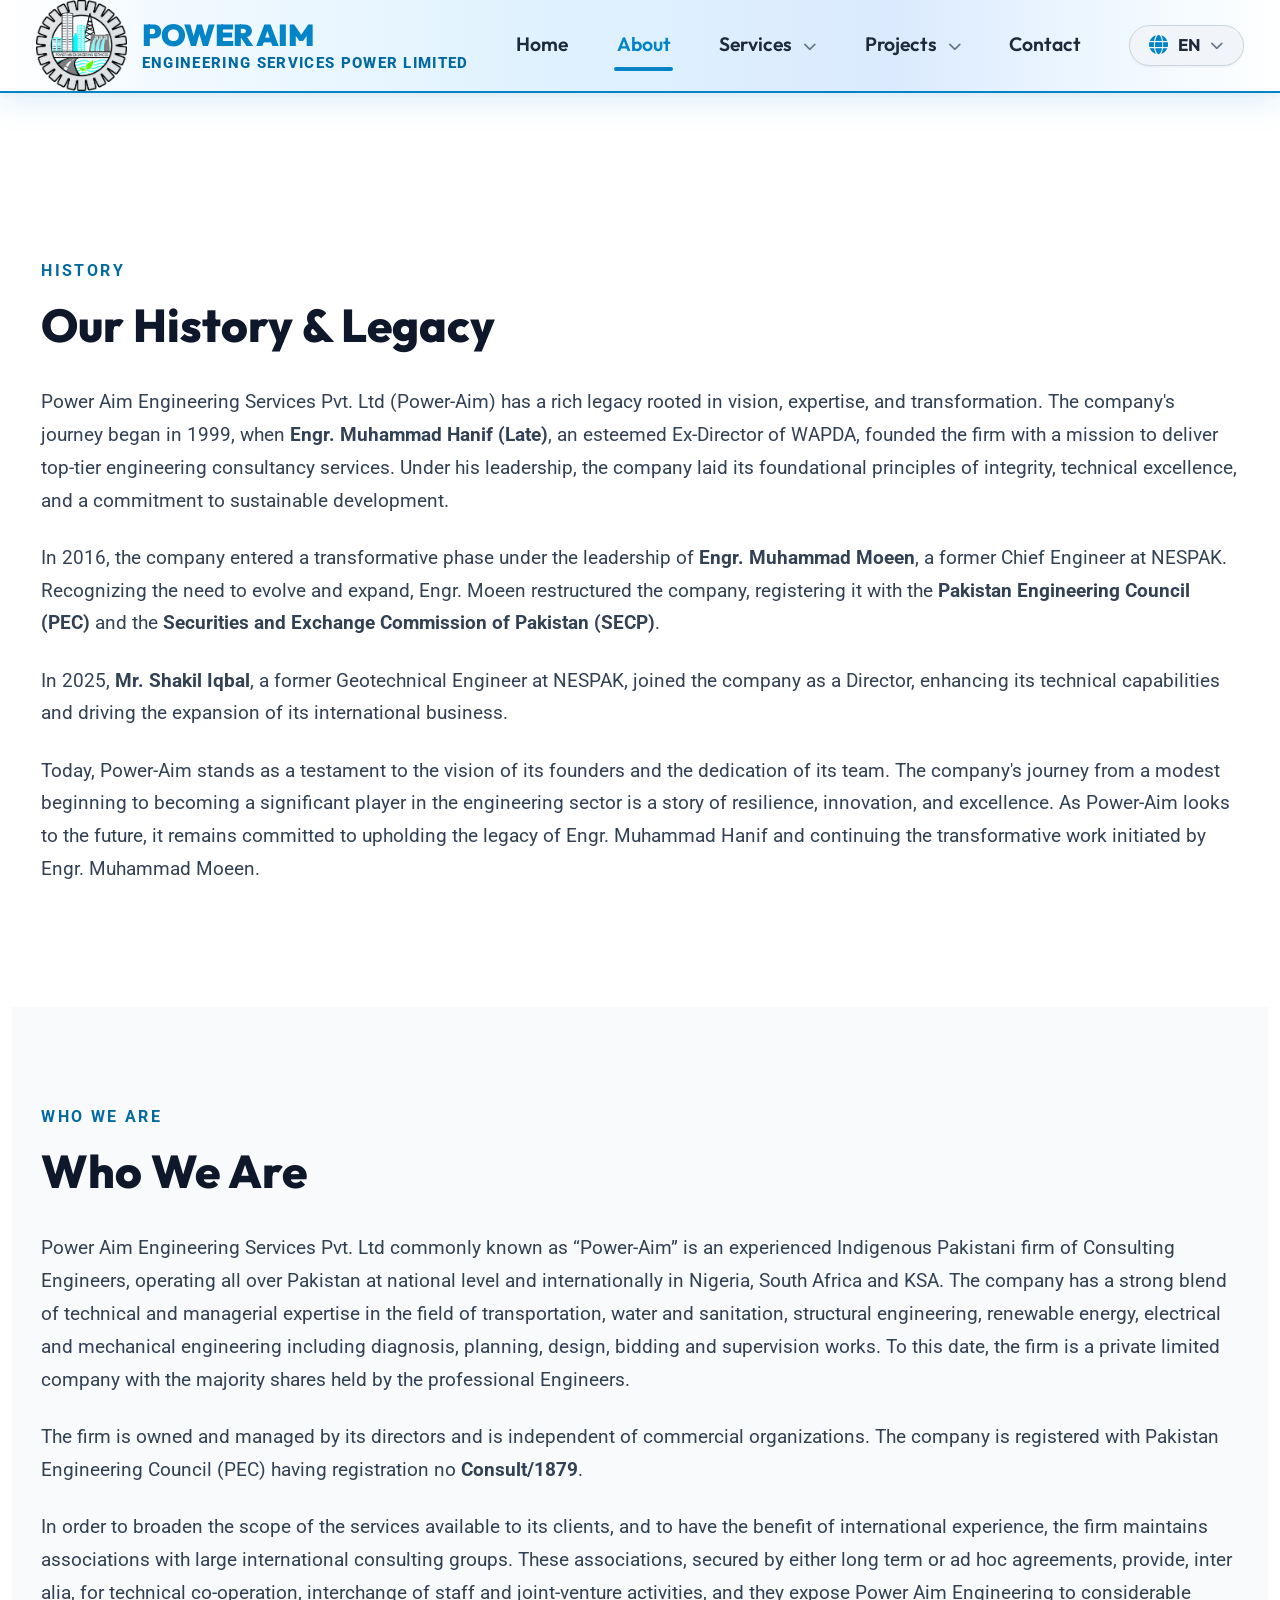
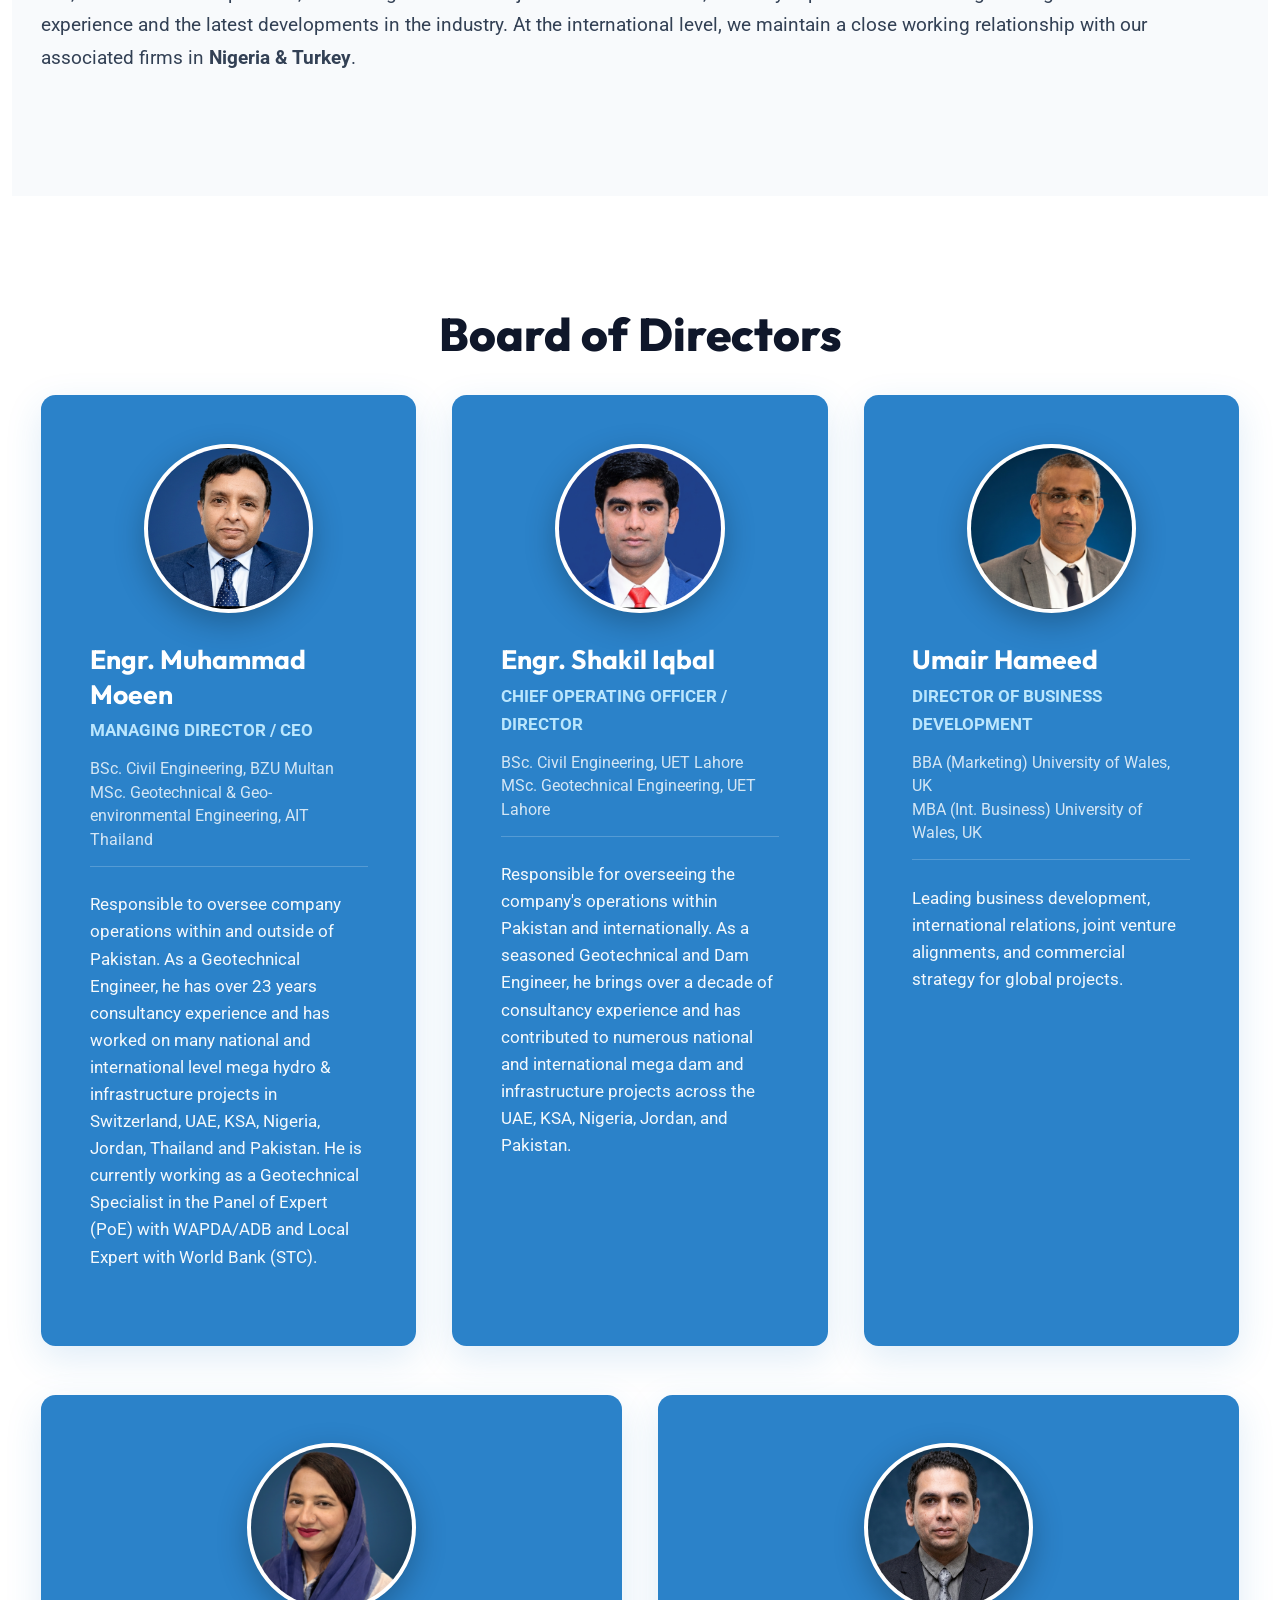
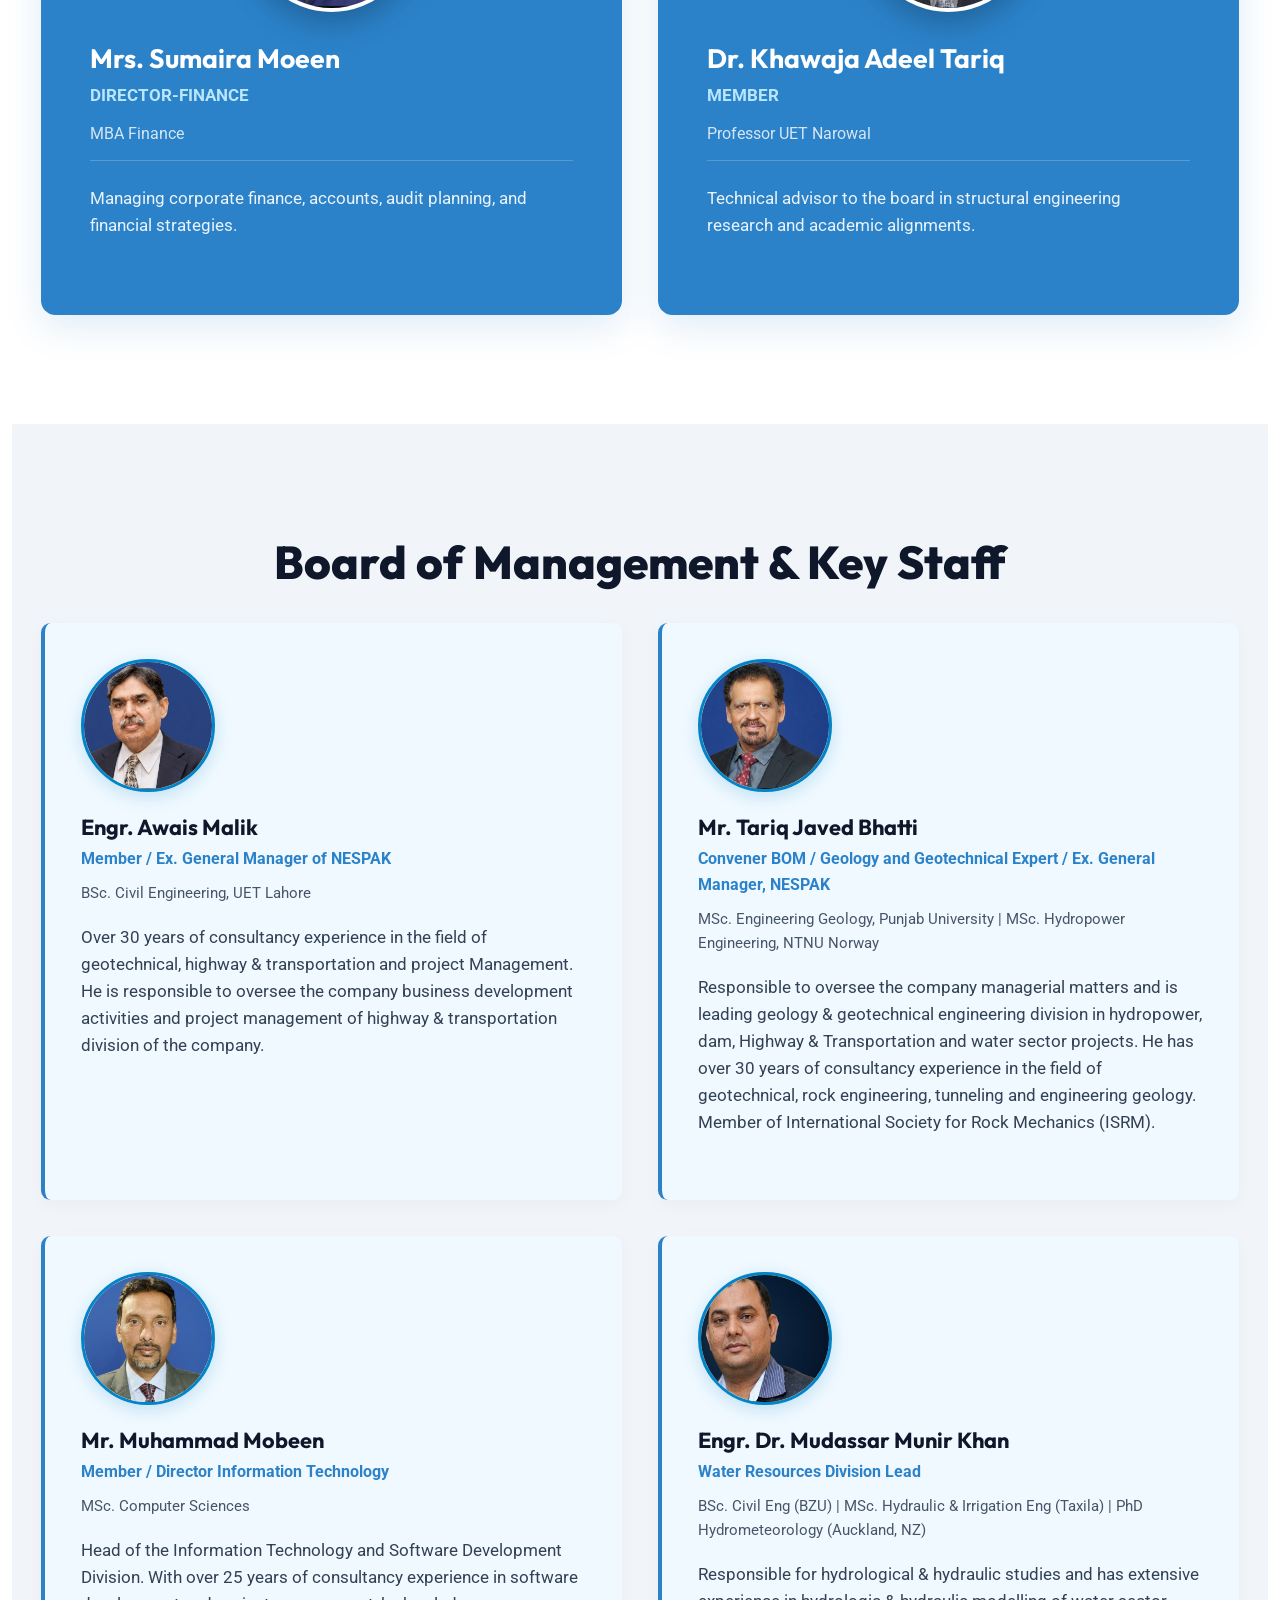
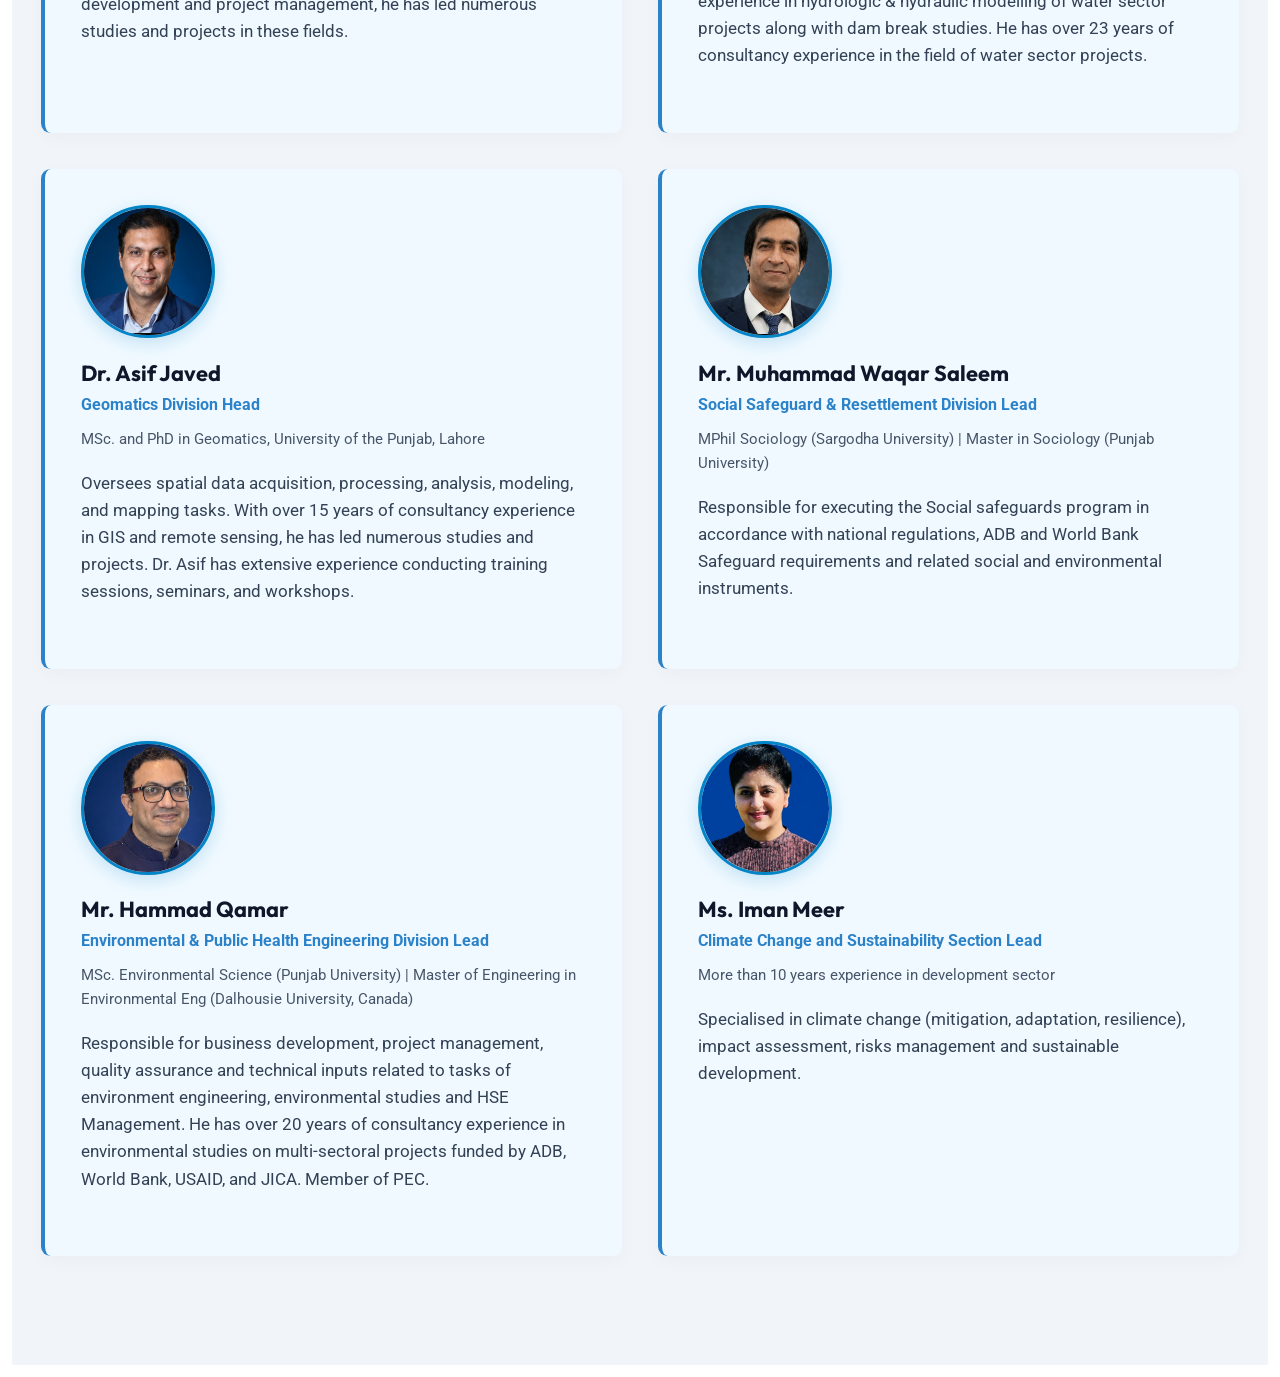
<file: about/index.html>
<!DOCTYPE html>
<html lang="en-US">
<head>
<meta charset="UTF-8">
<meta name="viewport" content="width=device-width, initial-scale=1">
	<link rel="profile" href="https://gmpg.org/xfn/11"> 
	<title>About</title>
<meta name='robots' content='max-image-preview:large' />
<link rel='dns-prefetch' href='//fonts.googleapis.com' />
<link rel='dns-prefetch' href='//cdnjs.cloudflare.com' />
<link rel="alternate" type="application/rss+xml" title=" &raquo; Feed" href="http://poweraims.local/feed/" />
<link rel="alternate" type="application/rss+xml" title=" &raquo; Comments Feed" href="http://poweraims.local/comments/feed/" />
<link rel="alternate" title="oEmbed (JSON)" type="application/json+oembed" href="http://poweraims.local/wp-json/oembed/1.0/embed?url=http%3A%2F%2Fpoweraims.local%2Fabout%2F" />
<link rel="alternate" title="oEmbed (XML)" type="text/xml+oembed" href="http://poweraims.local/wp-json/oembed/1.0/embed?url=http%3A%2F%2Fpoweraims.local%2Fabout%2F&#038;format=xml" />
<style id="wp-img-auto-sizes-contain-inline-css">
img:is([sizes=auto i],[sizes^="auto," i]){contain-intrinsic-size:3000px 1500px}
/*# sourceURL=wp-img-auto-sizes-contain-inline-css */
</style>
<link rel='stylesheet' id='astra-theme-css-css' href='../wp-content/themes/astra/assets/css/minified/main.min.css' media='all' />
<style id="astra-theme-css-inline-css">
:root{--ast-post-nav-space:0;--ast-container-default-xlg-padding:2.5em;--ast-container-default-lg-padding:2.5em;--ast-container-default-slg-padding:2em;--ast-container-default-md-padding:2.5em;--ast-container-default-sm-padding:2.5em;--ast-container-default-xs-padding:2.4em;--ast-container-default-xxs-padding:1.8em;--ast-code-block-background:#ECEFF3;--ast-comment-inputs-background:#F9FAFB;--ast-normal-container-width:1320px;--ast-narrow-container-width:750px;--ast-blog-title-font-weight:600;--ast-blog-meta-weight:600;--ast-global-color-primary:var(--ast-global-color-4);--ast-global-color-secondary:var(--ast-global-color-5);--ast-global-color-alternate-background:var(--ast-global-color-6);--ast-global-color-subtle-background:var(--ast-global-color-7);--ast-bg-style-guide:var( --ast-global-color-secondary,var(--ast-global-color-5) );--ast-shadow-style-guide:0px 0px 4px 0 #00000057;--ast-global-dark-bg-style:#fff;--ast-global-dark-lfs:#fbfbfb;--ast-widget-bg-color:#fafafa;--ast-wc-container-head-bg-color:#fbfbfb;--ast-title-layout-bg:#eeeeee;--ast-search-border-color:#e7e7e7;--ast-lifter-hover-bg:#e6e6e6;--ast-gallery-block-color:#000;--srfm-color-input-label:var(--ast-global-color-2);}html{font-size:100%;}a{color:var(--ast-global-color-0);}a:hover,a:focus{color:var(--ast-global-color-1);}body,button,input,select,textarea,.ast-button,.ast-custom-button{font-family:-apple-system,BlinkMacSystemFont,Segoe UI,Roboto,Oxygen-Sans,Ubuntu,Cantarell,Helvetica Neue,sans-serif;font-weight:400;font-size:16px;font-size:1rem;line-height:var(--ast-body-line-height,1.65);}blockquote{color:var(--ast-global-color-3);}h1,h2,h3,h4,h5,h6,.entry-content :where(h1,h2,h3,h4,h5,h6),.site-title,.site-title a{font-weight:600;}.ast-site-identity .site-title a{color:var(--ast-global-color-2);}.site-title{font-size:46px;font-size:2.875rem;display:block;}header .custom-logo-link img{max-width:189px;width:189px;}.astra-logo-svg{width:189px;}.site-header .site-description{font-size:15px;font-size:0.9375rem;display:none;}.entry-title{font-size:20px;font-size:1.25rem;}.ast-blog-single-element.ast-taxonomy-container a{font-size:14px;font-size:0.875rem;}.ast-blog-meta-container{font-size:13px;font-size:0.8125rem;}.archive .ast-article-post .ast-article-inner,.blog .ast-article-post .ast-article-inner,.archive .ast-article-post .ast-article-inner:hover,.blog .ast-article-post .ast-article-inner:hover{border-top-left-radius:6px;border-top-right-radius:6px;border-bottom-right-radius:6px;border-bottom-left-radius:6px;overflow:hidden;}h1,.entry-content :where(h1){font-size:54px;font-size:3.375rem;font-weight:600;line-height:1.4em;}h2,.entry-content :where(h2){font-size:30px;font-size:1.875rem;font-weight:600;line-height:1.3em;}h3,.entry-content :where(h3){font-size:24px;font-size:1.5rem;font-weight:600;line-height:1.3em;}h4,.entry-content :where(h4){font-size:20px;font-size:1.25rem;line-height:1.2em;font-weight:600;}h5,.entry-content :where(h5){font-size:18px;font-size:1.125rem;line-height:1.2em;font-weight:600;}h6,.entry-content :where(h6){font-size:16px;font-size:1rem;line-height:1.25em;font-weight:600;}::selection{background-color:#1167e9;color:#ffffff;}body,h1,h2,h3,h4,h5,h6,.entry-title a,.entry-content :where(h1,h2,h3,h4,h5,h6){color:var(--ast-global-color-3);}.tagcloud a:hover,.tagcloud a:focus,.tagcloud a.current-item{color:#ffffff;border-color:var(--ast-global-color-0);background-color:var(--ast-global-color-0);}input:focus,input[type="text"]:focus,input[type="email"]:focus,input[type="url"]:focus,input[type="password"]:focus,input[type="reset"]:focus,input[type="search"]:focus,textarea:focus{border-color:var(--ast-global-color-0);}input[type="radio"]:checked,input[type=reset],input[type="checkbox"]:checked,input[type="checkbox"]:hover:checked,input[type="checkbox"]:focus:checked,input[type=range]::-webkit-slider-thumb{border-color:var(--ast-global-color-0);background-color:var(--ast-global-color-0);box-shadow:none;}.site-footer a:hover + .post-count,.site-footer a:focus + .post-count{background:var(--ast-global-color-0);border-color:var(--ast-global-color-0);}.single .nav-links .nav-previous,.single .nav-links .nav-next{color:var(--ast-global-color-0);}.entry-meta,.entry-meta *{line-height:1.45;color:var(--ast-global-color-0);font-weight:600;}.entry-meta a:not(.ast-button):hover,.entry-meta a:not(.ast-button):hover *,.entry-meta a:not(.ast-button):focus,.entry-meta a:not(.ast-button):focus *,.page-links > .page-link,.page-links .page-link:hover,.post-navigation a:hover{color:var(--ast-global-color-1);}#cat option,.secondary .calendar_wrap thead a,.secondary .calendar_wrap thead a:visited{color:var(--ast-global-color-0);}.secondary .calendar_wrap #today,.ast-progress-val span{background:var(--ast-global-color-0);}.secondary a:hover + .post-count,.secondary a:focus + .post-count{background:var(--ast-global-color-0);border-color:var(--ast-global-color-0);}.calendar_wrap #today > a{color:#ffffff;}.page-links .page-link,.single .post-navigation a{color:var(--ast-global-color-3);}.ast-search-menu-icon .search-form button.search-submit{padding:0 4px;}.ast-search-menu-icon form.search-form{padding-right:0;}.ast-header-search .ast-search-menu-icon.ast-dropdown-active .search-form,.ast-header-search .ast-search-menu-icon.ast-dropdown-active .search-field:focus{transition:all 0.2s;}.search-form input.search-field:focus{outline:none;}.ast-mobile-header-content .ast-builder-layout-element:not(.ast-builder-menu):not(.ast-header-divider-element),.ast-mobile-popup-content .ast-builder-layout-element:not(.ast-builder-menu):not(.ast-header-divider-element){padding:15px 20px;}.ast-search-menu-icon .search-form button.search-submit:focus,.ast-theme-transparent-header .ast-header-search .ast-dropdown-active .ast-icon,.ast-theme-transparent-header .ast-inline-search .search-field:focus .ast-icon{color:var(--ast-global-color-1);}.ast-desktop .ast-header-search .slide-search .search-form{border:2px solid var(--ast-global-color-0);}.ast-header-search .slide-search .search-field{background-color:var(--ast-global-dark-bg-style);}.ast-archive-title{color:var(--ast-global-color-2);}.widget-title{font-size:22px;font-size:1.375rem;color:var(--ast-global-color-2);}.ast-single-post .entry-content a,.ast-comment-content a:not(.ast-comment-edit-reply-wrap a){text-decoration:underline;}.ast-single-post .elementor-widget-button .elementor-button,.ast-single-post .entry-content .uagb-tab a,.ast-single-post .entry-content .uagb-ifb-cta a,.ast-single-post .entry-content .uabb-module-content a,.ast-single-post .entry-content .uagb-post-grid a,.ast-single-post .entry-content .uagb-timeline a,.ast-single-post .entry-content .uagb-toc__wrap a,.ast-single-post .entry-content .uagb-taxomony-box a,.entry-content .wp-block-latest-posts > li > a,.ast-single-post .entry-content .wp-block-file__button,a.ast-post-filter-single,.ast-single-post .ast-comment-content .comment-reply-link,.ast-single-post .ast-comment-content .comment-edit-link{text-decoration:none;}.ast-search-menu-icon.slide-search a:focus-visible:focus-visible,.astra-search-icon:focus-visible,#close:focus-visible,a:focus-visible,.ast-menu-toggle:focus-visible,.site .skip-link:focus-visible,.wp-block-loginout input:focus-visible,.wp-block-search.wp-block-search__button-inside .wp-block-search__inside-wrapper,.ast-header-navigation-arrow:focus-visible,.ast-orders-table__row .ast-orders-table__cell:focus-visible,a#ast-apply-coupon:focus-visible,#ast-apply-coupon:focus-visible,#close:focus-visible,.button.search-submit:focus-visible,#search_submit:focus,.normal-search:focus-visible,.ast-header-account-wrap:focus-visible,.astra-cart-drawer-close:focus,.ast-single-variation:focus,.ast-button:focus,.ast-builder-button-wrap:has(.ast-custom-button-link:focus),.ast-builder-button-wrap .ast-custom-button-link:focus{outline-style:dotted;outline-color:inherit;outline-width:thin;}input:focus,input[type="text"]:focus,input[type="email"]:focus,input[type="url"]:focus,input[type="password"]:focus,input[type="reset"]:focus,input[type="search"]:focus,input[type="number"]:focus,textarea:focus,.wp-block-search__input:focus,[data-section="section-header-mobile-trigger"] .ast-button-wrap .ast-mobile-menu-trigger-minimal:focus,.ast-mobile-popup-drawer.active .menu-toggle-close:focus,#ast-scroll-top:focus,#coupon_code:focus,#ast-coupon-code:focus{border-style:dotted;border-color:inherit;border-width:thin;}input{outline:none;}.ast-logo-title-inline .site-logo-img{padding-right:1em;}.site-logo-img img{ transition:all 0.2s linear;}.site-logo-img .transparent-custom-logo img,.ast-theme-transparent-header .site-logo-img img{filter:url(#ast-img-color-filter-2);}body .ast-oembed-container *{position:absolute;top:0;width:100%;height:100%;left:0;}body .wp-block-embed-pocket-casts .ast-oembed-container *{position:unset;}.ast-single-post-featured-section + article {margin-top: 2em;}.site-content .ast-single-post-featured-section img {width: 100%;overflow: hidden;object-fit: cover;}.ast-separate-container .site-content .ast-single-post-featured-section + article {margin-top: -80px;z-index: 9;position: relative;border-radius: 4px;}@media (min-width: 922px) {.ast-no-sidebar .site-content .ast-article-image-container--wide {margin-left: -120px;margin-right: -120px;max-width: unset;width: unset;}.ast-left-sidebar .site-content .ast-article-image-container--wide,.ast-right-sidebar .site-content .ast-article-image-container--wide {margin-left: -10px;margin-right: -10px;}.site-content .ast-article-image-container--full {margin-left: calc( -50vw + 50%);margin-right: calc( -50vw + 50%);max-width: 100vw;width: 100vw;}.ast-left-sidebar .site-content .ast-article-image-container--full,.ast-right-sidebar .site-content .ast-article-image-container--full {margin-left: -10px;margin-right: -10px;max-width: inherit;width: auto;}}.site > .ast-single-related-posts-container {margin-top: 0;}@media (min-width: 922px) {.ast-desktop .ast-container--narrow {max-width: var(--ast-narrow-container-width);margin: 0 auto;}}.ast-page-builder-template .hentry {margin: 0;}.ast-page-builder-template .site-content > .ast-container {max-width: 100%;padding: 0;}.ast-page-builder-template .site .site-content #primary {padding: 0;margin: 0;}.ast-page-builder-template .no-results {text-align: center;margin: 4em auto;}.ast-page-builder-template .ast-pagination {padding: 2em;}.ast-page-builder-template .entry-header.ast-no-title.ast-no-thumbnail {margin-top: 0;}.ast-page-builder-template .entry-header.ast-header-without-markup {margin-top: 0;margin-bottom: 0;}.ast-page-builder-template .entry-header.ast-no-title.ast-no-meta {margin-bottom: 0;}.ast-page-builder-template.single .post-navigation {padding-bottom: 2em;}.ast-page-builder-template.single-post .site-content > .ast-container {max-width: 100%;}.ast-page-builder-template .entry-header {margin-top: 2em;margin-left: auto;margin-right: auto;}.ast-page-builder-template .ast-archive-description {margin: 2em auto 0;padding-left: 20px;padding-right: 20px;}.ast-page-builder-template .ast-row {margin-left: 0;margin-right: 0;}.single.ast-page-builder-template .entry-header + .entry-content,.single.ast-page-builder-template .ast-single-entry-banner + .site-content article .entry-content {margin-bottom: 2em;}@media(min-width: 921px) {.ast-page-builder-template.archive.ast-right-sidebar .ast-row article,.ast-page-builder-template.archive.ast-left-sidebar .ast-row article {padding-left: 0;padding-right: 0;}}input[type="text"],input[type="number"],input[type="email"],input[type="url"],input[type="password"],input[type="search"],input[type=reset],input[type=tel],input[type=date],select,textarea{font-size:16px;font-style:normal;font-weight:400;line-height:24px;width:100%;padding:12px 16px;border-radius:4px;box-shadow:0px 1px 2px 0px rgba(0,0,0,0.05);color:var(--ast-form-input-text,#475569);}input[type="text"],input[type="number"],input[type="email"],input[type="url"],input[type="password"],input[type="search"],input[type=reset],input[type=tel],input[type=date],select{height:40px;}input[type="date"]{border-width:1px;border-style:solid;border-color:var(--ast-border-color);background:var( --ast-global-color-secondary,var(--ast-global-color-5) );}input[type="text"]:focus,input[type="number"]:focus,input[type="email"]:focus,input[type="url"]:focus,input[type="password"]:focus,input[type="search"]:focus,input[type=reset]:focus,input[type="tel"]:focus,input[type="date"]:focus,select:focus,textarea:focus{border-color:#046BD2;box-shadow:none;outline:none;color:var(--ast-form-input-focus-text,#475569);}label,legend{color:var(--ast-global-color-2,#111827 );font-size:14px;font-style:normal;font-weight:500;line-height:20px;}select{padding:6px 10px;}fieldset{padding:30px;border-radius:4px;}button,.ast-button,.button,input[type="button"],input[type="reset"],input[type="submit"],a:where(.wp-block-button__link){border-radius:4px;box-shadow:0px 1px 2px 0px rgba(0,0,0,0.05);}:root{--ast-comment-inputs-background:#FFF;}::placeholder{color:var(--ast-form-field-color,#9CA3AF);}::-ms-input-placeholder{color:var(--ast-form-field-color,#9CA3AF);}@media (max-width:921.99px){#ast-desktop-header{display:none;}}@media (min-width:922px){#ast-mobile-header{display:none;}}.wp-block-buttons.aligncenter{justify-content:center;}@media (max-width:921px){.ast-theme-transparent-header #primary,.ast-theme-transparent-header #secondary{padding:0;}}@media (max-width:921px){.ast-plain-container.ast-no-sidebar #primary{padding:0;}}.ast-plain-container.ast-no-sidebar #primary{margin-top:0;margin-bottom:0;}@media (min-width:1200px){.ast-plain-container.ast-no-sidebar #primary{margin-top:60px;margin-bottom:60px;}}.wp-block-button.is-style-outline .wp-block-button__link{border-color:var(--ast-global-color-0);}div.wp-block-button.is-style-outline > .wp-block-button__link:not(.has-text-color),div.wp-block-button.wp-block-button__link.is-style-outline:not(.has-text-color){color:var(--ast-global-color-0);}.wp-block-button.is-style-outline .wp-block-button__link:hover,.wp-block-buttons .wp-block-button.is-style-outline .wp-block-button__link:focus,.wp-block-buttons .wp-block-button.is-style-outline > .wp-block-button__link:not(.has-text-color):hover,.wp-block-buttons .wp-block-button.wp-block-button__link.is-style-outline:not(.has-text-color):hover{color:#ffffff;background-color:var(--ast-global-color-1);border-color:var(--ast-global-color-1);}.post-page-numbers.current .page-link,.ast-pagination .page-numbers.current{color:#ffffff;border-color:#1167e9;background-color:#1167e9;}.wp-block-buttons .wp-block-button.is-style-outline .wp-block-button__link.wp-element-button,.ast-outline-button,.wp-block-uagb-buttons-child .uagb-buttons-repeater.ast-outline-button{border-color:var(--ast-global-color-0);border-top-width:2px;border-right-width:2px;border-bottom-width:2px;border-left-width:2px;font-family:inherit;font-weight:500;font-size:16px;font-size:1rem;line-height:1em;padding-top:13px;padding-right:30px;padding-bottom:13px;padding-left:30px;}.wp-block-buttons .wp-block-button.is-style-outline > .wp-block-button__link:not(.has-text-color),.wp-block-buttons .wp-block-button.wp-block-button__link.is-style-outline:not(.has-text-color),.ast-outline-button{color:var(--ast-global-color-0);}.wp-block-button.is-style-outline .wp-block-button__link:hover,.wp-block-buttons .wp-block-button.is-style-outline .wp-block-button__link:focus,.wp-block-buttons .wp-block-button.is-style-outline > .wp-block-button__link:not(.has-text-color):hover,.wp-block-buttons .wp-block-button.wp-block-button__link.is-style-outline:not(.has-text-color):hover,.ast-outline-button:hover,.ast-outline-button:focus,.wp-block-uagb-buttons-child .uagb-buttons-repeater.ast-outline-button:hover,.wp-block-uagb-buttons-child .uagb-buttons-repeater.ast-outline-button:focus{color:#ffffff;background-color:var(--ast-global-color-1);border-color:var(--ast-global-color-1);}.ast-single-post .entry-content a.ast-outline-button,.ast-single-post .entry-content .is-style-outline>.wp-block-button__link{text-decoration:none;}.wp-block-button .wp-block-button__link.wp-element-button.is-style-outline:not(.has-background),.wp-block-button.is-style-outline>.wp-block-button__link.wp-element-button:not(.has-background),.ast-outline-button{background-color:transparent;}.uagb-buttons-repeater.ast-outline-button{border-radius:9999px;}@media (max-width:921px){.wp-block-buttons .wp-block-button.is-style-outline .wp-block-button__link.wp-element-button,.ast-outline-button,.wp-block-uagb-buttons-child .uagb-buttons-repeater.ast-outline-button{padding-top:12px;padding-right:28px;padding-bottom:12px;padding-left:28px;}}@media (max-width:544px){.wp-block-buttons .wp-block-button.is-style-outline .wp-block-button__link.wp-element-button,.ast-outline-button,.wp-block-uagb-buttons-child .uagb-buttons-repeater.ast-outline-button{padding-top:10px;padding-right:24px;padding-bottom:10px;padding-left:24px;}}.entry-content[data-ast-blocks-layout] > figure{margin-bottom:1em;}h1.widget-title{font-weight:600;}h2.widget-title{font-weight:600;}h3.widget-title{font-weight:600;}#page{display:flex;flex-direction:column;min-height:100vh;}.ast-404-layout-1 h1.page-title{color:var(--ast-global-color-2);}.single .post-navigation a{line-height:1em;height:inherit;}.error-404 .page-sub-title{font-size:1.5rem;font-weight:inherit;}.search .site-content .content-area .search-form{margin-bottom:0;}#page .site-content{flex-grow:1;}.widget{margin-bottom:1.25em;}#secondary li{line-height:1.5em;}#secondary .wp-block-group h2{margin-bottom:0.7em;}#secondary h2{font-size:1.7rem;}.ast-separate-container .ast-article-post,.ast-separate-container .ast-article-single,.ast-separate-container .comment-respond{padding:3em;}.ast-separate-container .ast-article-single .ast-article-single{padding:0;}.ast-article-single .wp-block-post-template-is-layout-grid{padding-left:0;}.ast-separate-container .comments-title,.ast-narrow-container .comments-title{padding:1.5em 2em;}.ast-page-builder-template .comment-form-textarea,.ast-comment-formwrap .ast-grid-common-col{padding:0;}.ast-comment-formwrap{padding:0;display:inline-flex;column-gap:20px;width:100%;margin-left:0;margin-right:0;}.comments-area textarea#comment:focus,.comments-area textarea#comment:active,.comments-area .ast-comment-formwrap input[type="text"]:focus,.comments-area .ast-comment-formwrap input[type="text"]:active {box-shadow:none;outline:none;}.archive.ast-page-builder-template .entry-header{margin-top:2em;}.ast-page-builder-template .ast-comment-formwrap{width:100%;}.entry-title{margin-bottom:0.6em;}.ast-archive-description p{font-size:inherit;font-weight:inherit;line-height:inherit;}.ast-separate-container .ast-comment-list li.depth-1,.hentry{margin-bottom:1.5em;}.site-content section.ast-archive-description{margin-bottom:2em;}@media (min-width:921px){.ast-left-sidebar.ast-page-builder-template #secondary,.archive.ast-right-sidebar.ast-page-builder-template .site-main{padding-left:20px;padding-right:20px;}}@media (max-width:544px){.ast-comment-formwrap.ast-row{column-gap:10px;display:inline-block;}#ast-commentform .ast-grid-common-col{position:relative;width:100%;}}@media (min-width:1201px){.ast-separate-container .ast-article-post,.ast-separate-container .ast-article-single,.ast-separate-container .ast-author-box,.ast-separate-container .ast-404-layout-1,.ast-separate-container .no-results{padding:3em;}}@media (max-width:921px){.ast-left-sidebar #content > .ast-container{display:flex;flex-direction:column-reverse;width:100%;}}@media (min-width:922px){.ast-separate-container.ast-right-sidebar #primary,.ast-separate-container.ast-left-sidebar #primary{border:0;}.search-no-results.ast-separate-container #primary{margin-bottom:4em;}}.wp-block-button .wp-block-button__link{color:#ffffff;}.wp-block-button .wp-block-button__link:hover,.wp-block-button .wp-block-button__link:focus{color:#ffffff;background-color:var(--ast-global-color-1);border-color:var(--ast-global-color-1);}.elementor-widget-heading h1.elementor-heading-title{line-height:1.4em;}.elementor-widget-heading h2.elementor-heading-title{line-height:1.3em;}.elementor-widget-heading h3.elementor-heading-title{line-height:1.3em;}.elementor-widget-heading h4.elementor-heading-title{line-height:1.2em;}.elementor-widget-heading h5.elementor-heading-title{line-height:1.2em;}.elementor-widget-heading h6.elementor-heading-title{line-height:1.25em;}.wp-block-button .wp-block-button__link,.wp-block-search .wp-block-search__button,body .wp-block-file .wp-block-file__button{border-color:var(--ast-global-color-0);background-color:var(--ast-global-color-0);color:#ffffff;font-family:inherit;font-weight:500;line-height:1em;font-size:16px;font-size:1rem;padding-top:15px;padding-right:30px;padding-bottom:15px;padding-left:30px;}.ast-single-post .entry-content .wp-block-button .wp-block-button__link,.ast-single-post .entry-content .wp-block-search .wp-block-search__button,body .entry-content .wp-block-file .wp-block-file__button{text-decoration:none;}@media (max-width:921px){.wp-block-button .wp-block-button__link,.wp-block-search .wp-block-search__button,body .wp-block-file .wp-block-file__button{padding-top:14px;padding-right:28px;padding-bottom:14px;padding-left:28px;}}@media (max-width:544px){.wp-block-button .wp-block-button__link,.wp-block-search .wp-block-search__button,body .wp-block-file .wp-block-file__button{padding-top:12px;padding-right:24px;padding-bottom:12px;padding-left:24px;}}.menu-toggle,button,.ast-button,.ast-custom-button,.button,input#submit,input[type="button"],input[type="submit"],input[type="reset"],#comments .submit,.search .search-submit,form[CLASS*="wp-block-search__"].wp-block-search .wp-block-search__inside-wrapper .wp-block-search__button,body .wp-block-file .wp-block-file__button,.search .search-submit{border-style:solid;border-top-width:0;border-right-width:0;border-left-width:0;border-bottom-width:0;color:#ffffff;border-color:var(--ast-global-color-0);background-color:var(--ast-global-color-0);padding-top:15px;padding-right:30px;padding-bottom:15px;padding-left:30px;font-family:inherit;font-weight:500;font-size:16px;font-size:1rem;line-height:1em;}button:focus,.menu-toggle:hover,button:hover,.ast-button:hover,.ast-custom-button:hover .button:hover,.ast-custom-button:hover ,input[type=reset]:hover,input[type=reset]:focus,input#submit:hover,input#submit:focus,input[type="button"]:hover,input[type="button"]:focus,input[type="submit"]:hover,input[type="submit"]:focus,form[CLASS*="wp-block-search__"].wp-block-search .wp-block-search__inside-wrapper .wp-block-search__button:hover,form[CLASS*="wp-block-search__"].wp-block-search .wp-block-search__inside-wrapper .wp-block-search__button:focus,body .wp-block-file .wp-block-file__button:hover,body .wp-block-file .wp-block-file__button:focus{color:#ffffff;background-color:var(--ast-global-color-1);border-color:var(--ast-global-color-1);}form[CLASS*="wp-block-search__"].wp-block-search .wp-block-search__inside-wrapper .wp-block-search__button.has-icon{padding-top:calc(15px - 3px);padding-right:calc(30px - 3px);padding-bottom:calc(15px - 3px);padding-left:calc(30px - 3px);}@media (max-width:921px){.menu-toggle,button,.ast-button,.ast-custom-button,.button,input#submit,input[type="button"],input[type="submit"],input[type="reset"],#comments .submit,.search .search-submit,form[CLASS*="wp-block-search__"].wp-block-search .wp-block-search__inside-wrapper .wp-block-search__button,body .wp-block-file .wp-block-file__button,.search .search-submit{padding-top:14px;padding-right:28px;padding-bottom:14px;padding-left:28px;}}@media (max-width:544px){.menu-toggle,button,.ast-button,.ast-custom-button,.button,input#submit,input[type="button"],input[type="submit"],input[type="reset"],#comments .submit,.search .search-submit,form[CLASS*="wp-block-search__"].wp-block-search .wp-block-search__inside-wrapper .wp-block-search__button,body .wp-block-file .wp-block-file__button,.search .search-submit{padding-top:12px;padding-right:24px;padding-bottom:12px;padding-left:24px;}}@media (max-width:921px){.ast-mobile-header-stack .main-header-bar .ast-search-menu-icon{display:inline-block;}.ast-header-break-point.ast-header-custom-item-outside .ast-mobile-header-stack .main-header-bar .ast-search-icon{margin:0;}.ast-comment-avatar-wrap img{max-width:2.5em;}.ast-comment-meta{padding:0 1.8888em 1.3333em;}}@media (min-width:544px){.ast-container{max-width:100%;}}@media (max-width:544px){.ast-separate-container .ast-article-post,.ast-separate-container .ast-article-single,.ast-separate-container .comments-title,.ast-separate-container .ast-archive-description{padding:1.5em 1em;}.ast-separate-container #content .ast-container{padding-left:0.54em;padding-right:0.54em;}.ast-separate-container .ast-comment-list .bypostauthor{padding:.5em;}.ast-search-menu-icon.ast-dropdown-active .search-field{width:170px;}} #ast-mobile-header .ast-site-header-cart-li a{pointer-events:none;}.ast-separate-container{background-color:var(--ast-global-color-5);background-image:none;}@media (max-width:921px){.site-title{display:block;}.site-header .site-description{display:none;}h1,.entry-content :where(h1){font-size:30px;font-size:1.875rem;}h2,.entry-content :where(h2){font-size:25px;font-size:1.5625rem;}h3,.entry-content :where(h3){font-size:20px;font-size:1.25rem;}}@media (max-width:544px){.site-title{display:block;}.site-header .site-description{display:none;}h1,.entry-content :where(h1){font-size:30px;font-size:1.875rem;}h2,.entry-content :where(h2){font-size:25px;font-size:1.5625rem;}h3,.entry-content :where(h3){font-size:20px;font-size:1.25rem;}}@media (max-width:921px){html{font-size:91.2%;}}@media (max-width:544px){html{font-size:91.2%;}}@media (min-width:922px){.ast-container{max-width:1360px;}}@media (min-width:922px){.site-content .ast-container{display:flex;}}@media (max-width:921px){.site-content .ast-container{flex-direction:column;}}.entry-content :where(h1,h2,h3,h4,h5,h6){clear:none;}@media (min-width:922px){.main-header-menu .sub-menu .menu-item.ast-left-align-sub-menu:hover > .sub-menu,.main-header-menu .sub-menu .menu-item.ast-left-align-sub-menu.focus > .sub-menu{margin-left:-0px;}}.entry-content li > p{margin-bottom:0;}.site .comments-area{padding-bottom:2em;margin-top:2em;}.wp-block-file {display: flex;align-items: center;flex-wrap: wrap;justify-content: space-between;}.wp-block-pullquote {border: none;}.wp-block-pullquote blockquote::before {content: "\201D";font-family: "Helvetica",sans-serif;display: flex;transform: rotate( 180deg );font-size: 6rem;font-style: normal;line-height: 1;font-weight: bold;align-items: center;justify-content: center;}.has-text-align-right > blockquote::before {justify-content: flex-start;}.has-text-align-left > blockquote::before {justify-content: flex-end;}figure.wp-block-pullquote.is-style-solid-color blockquote {max-width: 100%;text-align: inherit;}:root {--wp--custom--ast-default-block-top-padding: 3em;--wp--custom--ast-default-block-right-padding: 3em;--wp--custom--ast-default-block-bottom-padding: 3em;--wp--custom--ast-default-block-left-padding: 3em;--wp--custom--ast-container-width: 1320px;--wp--custom--ast-content-width-size: 1320px;--wp--custom--ast-wide-width-size: calc(1320px + var(--wp--custom--ast-default-block-left-padding) + var(--wp--custom--ast-default-block-right-padding));}.ast-narrow-container {--wp--custom--ast-content-width-size: 750px;--wp--custom--ast-wide-width-size: 750px;}@media(max-width: 921px) {:root {--wp--custom--ast-default-block-top-padding: 3em;--wp--custom--ast-default-block-right-padding: 2em;--wp--custom--ast-default-block-bottom-padding: 3em;--wp--custom--ast-default-block-left-padding: 2em;}}@media(max-width: 544px) {:root {--wp--custom--ast-default-block-top-padding: 3em;--wp--custom--ast-default-block-right-padding: 1.5em;--wp--custom--ast-default-block-bottom-padding: 3em;--wp--custom--ast-default-block-left-padding: 1.5em;}}.entry-content > .wp-block-group,.entry-content > .wp-block-cover,.entry-content > .wp-block-columns {padding-top: var(--wp--custom--ast-default-block-top-padding);padding-right: var(--wp--custom--ast-default-block-right-padding);padding-bottom: var(--wp--custom--ast-default-block-bottom-padding);padding-left: var(--wp--custom--ast-default-block-left-padding);}.ast-plain-container.ast-no-sidebar .entry-content > .alignfull,.ast-page-builder-template .ast-no-sidebar .entry-content > .alignfull {margin-left: calc( -50vw + 50%);margin-right: calc( -50vw + 50%);max-width: 100vw;width: 100vw;}.ast-plain-container.ast-no-sidebar .entry-content .alignfull .alignfull,.ast-page-builder-template.ast-no-sidebar .entry-content .alignfull .alignfull,.ast-plain-container.ast-no-sidebar .entry-content .alignfull .alignwide,.ast-page-builder-template.ast-no-sidebar .entry-content .alignfull .alignwide,.ast-plain-container.ast-no-sidebar .entry-content .alignwide .alignfull,.ast-page-builder-template.ast-no-sidebar .entry-content .alignwide .alignfull,.ast-plain-container.ast-no-sidebar .entry-content .alignwide .alignwide,.ast-page-builder-template.ast-no-sidebar .entry-content .alignwide .alignwide,.ast-plain-container.ast-no-sidebar .entry-content .wp-block-column .alignfull,.ast-page-builder-template.ast-no-sidebar .entry-content .wp-block-column .alignfull,.ast-plain-container.ast-no-sidebar .entry-content .wp-block-column .alignwide,.ast-page-builder-template.ast-no-sidebar .entry-content .wp-block-column .alignwide {margin-left: auto;margin-right: auto;width: 100%;}[data-ast-blocks-layout] .wp-block-separator:not(.is-style-dots) {height: 0;}[data-ast-blocks-layout] .wp-block-separator {margin: 20px auto;}[data-ast-blocks-layout] .wp-block-separator:not(.is-style-wide):not(.is-style-dots) {max-width: 100px;}[data-ast-blocks-layout] .wp-block-separator.has-background {padding: 0;}.entry-content[data-ast-blocks-layout] > * {max-width: var(--wp--custom--ast-content-width-size);margin-left: auto;margin-right: auto;}.entry-content[data-ast-blocks-layout] > .alignwide {max-width: var(--wp--custom--ast-wide-width-size);}.entry-content[data-ast-blocks-layout] .alignfull {max-width: none;}.entry-content .wp-block-columns {margin-bottom: 0;}blockquote {margin: 1.5em;border-color: rgba(0,0,0,0.05);}.wp-block-quote:not(.has-text-align-right):not(.has-text-align-center) {border-left: 5px solid rgba(0,0,0,0.05);}.has-text-align-right > blockquote,blockquote.has-text-align-right {border-right: 5px solid rgba(0,0,0,0.05);}.has-text-align-left > blockquote,blockquote.has-text-align-left {border-left: 5px solid rgba(0,0,0,0.05);}.wp-block-site-tagline,.wp-block-latest-posts .read-more {margin-top: 15px;}.wp-block-loginout p label {display: block;}.wp-block-loginout p:not(.login-remember):not(.login-submit) input {width: 100%;}.wp-block-loginout input:focus {border-color: transparent;}.wp-block-loginout input:focus {outline: thin dotted;}.entry-content .wp-block-media-text .wp-block-media-text__content {padding: 0 0 0 8%;}.entry-content .wp-block-media-text.has-media-on-the-right .wp-block-media-text__content {padding: 0 8% 0 0;}.entry-content .wp-block-media-text.has-background .wp-block-media-text__content {padding: 8%;}.entry-content .wp-block-cover:not([class*="background-color"]):not(.has-text-color.has-link-color) .wp-block-cover__inner-container,.entry-content .wp-block-cover:not([class*="background-color"]) .wp-block-cover-image-text,.entry-content .wp-block-cover:not([class*="background-color"]) .wp-block-cover-text,.entry-content .wp-block-cover-image:not([class*="background-color"]) .wp-block-cover__inner-container,.entry-content .wp-block-cover-image:not([class*="background-color"]) .wp-block-cover-image-text,.entry-content .wp-block-cover-image:not([class*="background-color"]) .wp-block-cover-text {color: var(--ast-global-color-primary,var(--ast-global-color-5));}.wp-block-loginout .login-remember input {width: 1.1rem;height: 1.1rem;margin: 0 5px 4px 0;vertical-align: middle;}.wp-block-latest-posts > li > *:first-child,.wp-block-latest-posts:not(.is-grid) > li:first-child {margin-top: 0;}.entry-content > .wp-block-buttons,.entry-content > .wp-block-uagb-buttons {margin-bottom: 1.5em;}.wp-block-search__inside-wrapper .wp-block-search__input {padding: 0 10px;color: var(--ast-global-color-3);background: var(--ast-global-color-primary,var(--ast-global-color-5));border-color: var(--ast-border-color);}.wp-block-latest-posts .read-more {margin-bottom: 1.5em;}.wp-block-search__no-button .wp-block-search__inside-wrapper .wp-block-search__input {padding-top: 5px;padding-bottom: 5px;}.wp-block-latest-posts .wp-block-latest-posts__post-date,.wp-block-latest-posts .wp-block-latest-posts__post-author {font-size: 1rem;}.wp-block-latest-posts > li > *,.wp-block-latest-posts:not(.is-grid) > li {margin-top: 12px;margin-bottom: 12px;}.ast-page-builder-template .entry-content[data-ast-blocks-layout] > .alignwide:where(:not(.uagb-is-root-container):not(.spectra-is-root-container)) > * {max-width: var(--wp--custom--ast-wide-width-size);}.ast-page-builder-template .entry-content[data-ast-blocks-layout] > .inherit-container-width > *,.ast-page-builder-template .entry-content[data-ast-blocks-layout] > *:not(.wp-block-group):where(:not(.uagb-is-root-container):not(.spectra-is-root-container)) > *,.entry-content[data-ast-blocks-layout] > .wp-block-cover .wp-block-cover__inner-container {max-width: none ;margin-left: auto;margin-right: auto;}.ast-page-builder-template .entry-content[data-ast-blocks-layout] > *,.ast-page-builder-template .entry-content[data-ast-blocks-layout] > .alignfull:where(:not(.wp-block-group):not(.uagb-is-root-container):not(.spectra-is-root-container)) > * {max-width: none;}.entry-content[data-ast-blocks-layout] .wp-block-cover:not(.alignleft):not(.alignright) {width: auto;}@media(max-width: 1200px) {.ast-separate-container .entry-content > .alignfull,.ast-separate-container .entry-content[data-ast-blocks-layout] > .alignwide,.ast-plain-container .entry-content[data-ast-blocks-layout] > .alignwide,.ast-plain-container .entry-content .alignfull {margin-left: calc(-1 * min(var(--ast-container-default-xlg-padding),20px)) ;margin-right: calc(-1 * min(var(--ast-container-default-xlg-padding),20px));}}@media(min-width: 1201px) {.ast-separate-container .entry-content > .alignfull {margin-left: calc(-1 * var(--ast-container-default-xlg-padding) );margin-right: calc(-1 * var(--ast-container-default-xlg-padding) );}.ast-separate-container .entry-content[data-ast-blocks-layout] > .alignwide,.ast-plain-container .entry-content[data-ast-blocks-layout] > .alignwide {margin-left: auto;margin-right: auto;}}@media(min-width: 921px) {.ast-separate-container .entry-content .wp-block-group.alignwide:not(.inherit-container-width) > :where(:not(.alignleft):not(.alignright)),.ast-plain-container .entry-content .wp-block-group.alignwide:not(.inherit-container-width) > :where(:not(.alignleft):not(.alignright)) {max-width: calc( var(--wp--custom--ast-content-width-size) + 80px );}.ast-plain-container.ast-right-sidebar .entry-content[data-ast-blocks-layout] .alignfull,.ast-plain-container.ast-left-sidebar .entry-content[data-ast-blocks-layout] .alignfull {margin-left: -60px;margin-right: -60px;}}@media(min-width: 544px) {.entry-content > .alignleft {margin-right: 20px;}.entry-content > .alignright {margin-left: 20px;}}@media (max-width:544px){.wp-block-columns .wp-block-column:not(:last-child){margin-bottom:20px;}.wp-block-latest-posts{margin:0;}}@media( max-width: 600px ) {.entry-content .wp-block-media-text .wp-block-media-text__content,.entry-content .wp-block-media-text.has-media-on-the-right .wp-block-media-text__content {padding: 8% 0 0;}.entry-content .wp-block-media-text.has-background .wp-block-media-text__content {padding: 8%;}}.ast-page-builder-template .entry-header {padding-left: 0;}.ast-narrow-container .site-content .wp-block-uagb-image--align-full .wp-block-uagb-image__figure {max-width: 100%;margin-left: auto;margin-right: auto;}.entry-content ul,.entry-content ol {padding: revert;margin: revert;padding-left: 20px;}.entry-content ul.wc-block-product-template{padding: 0;}:root .has-ast-global-color-0-color{color:var(--ast-global-color-0);}:root .has-ast-global-color-0-background-color{background-color:var(--ast-global-color-0);}:root .wp-block-button .has-ast-global-color-0-color{color:var(--ast-global-color-0);}:root .wp-block-button .has-ast-global-color-0-background-color{background-color:var(--ast-global-color-0);}:root .has-ast-global-color-1-color{color:var(--ast-global-color-1);}:root .has-ast-global-color-1-background-color{background-color:var(--ast-global-color-1);}:root .wp-block-button .has-ast-global-color-1-color{color:var(--ast-global-color-1);}:root .wp-block-button .has-ast-global-color-1-background-color{background-color:var(--ast-global-color-1);}:root .has-ast-global-color-2-color{color:var(--ast-global-color-2);}:root .has-ast-global-color-2-background-color{background-color:var(--ast-global-color-2);}:root .wp-block-button .has-ast-global-color-2-color{color:var(--ast-global-color-2);}:root .wp-block-button .has-ast-global-color-2-background-color{background-color:var(--ast-global-color-2);}:root .has-ast-global-color-3-color{color:var(--ast-global-color-3);}:root .has-ast-global-color-3-background-color{background-color:var(--ast-global-color-3);}:root .wp-block-button .has-ast-global-color-3-color{color:var(--ast-global-color-3);}:root .wp-block-button .has-ast-global-color-3-background-color{background-color:var(--ast-global-color-3);}:root .has-ast-global-color-4-color{color:var(--ast-global-color-4);}:root .has-ast-global-color-4-background-color{background-color:var(--ast-global-color-4);}:root .wp-block-button .has-ast-global-color-4-color{color:var(--ast-global-color-4);}:root .wp-block-button .has-ast-global-color-4-background-color{background-color:var(--ast-global-color-4);}:root .has-ast-global-color-5-color{color:var(--ast-global-color-5);}:root .has-ast-global-color-5-background-color{background-color:var(--ast-global-color-5);}:root .wp-block-button .has-ast-global-color-5-color{color:var(--ast-global-color-5);}:root .wp-block-button .has-ast-global-color-5-background-color{background-color:var(--ast-global-color-5);}:root .has-ast-global-color-6-color{color:var(--ast-global-color-6);}:root .has-ast-global-color-6-background-color{background-color:var(--ast-global-color-6);}:root .wp-block-button .has-ast-global-color-6-color{color:var(--ast-global-color-6);}:root .wp-block-button .has-ast-global-color-6-background-color{background-color:var(--ast-global-color-6);}:root .has-ast-global-color-7-color{color:var(--ast-global-color-7);}:root .has-ast-global-color-7-background-color{background-color:var(--ast-global-color-7);}:root .wp-block-button .has-ast-global-color-7-color{color:var(--ast-global-color-7);}:root .wp-block-button .has-ast-global-color-7-background-color{background-color:var(--ast-global-color-7);}:root .has-ast-global-color-8-color{color:var(--ast-global-color-8);}:root .has-ast-global-color-8-background-color{background-color:var(--ast-global-color-8);}:root .wp-block-button .has-ast-global-color-8-color{color:var(--ast-global-color-8);}:root .wp-block-button .has-ast-global-color-8-background-color{background-color:var(--ast-global-color-8);}:root{--ast-global-color-0:#0067FF;--ast-global-color-1:#0065fe;--ast-global-color-2:#0F172A;--ast-global-color-3:#364151;--ast-global-color-4:#FFFFFF;--ast-global-color-5:#E7F6FF;--ast-global-color-6:#070614;--ast-global-color-7:#D1DAE5;--ast-global-color-8:#222222;}:root {--ast-border-color : var(--ast-global-color-7);}.ast-single-entry-banner {-js-display: flex;display: flex;flex-direction: column;justify-content: center;text-align: center;position: relative;background: var(--ast-title-layout-bg);}.ast-single-entry-banner[data-banner-layout="layout-1"] {max-width: 1320px;background: inherit;padding: 20px 0;}.ast-single-entry-banner[data-banner-width-type="custom"] {margin: 0 auto;width: 100%;}.ast-single-entry-banner + .site-content .entry-header {margin-bottom: 0;}.site .ast-author-avatar {--ast-author-avatar-size: ;}a.ast-underline-text {text-decoration: underline;}.ast-container > .ast-terms-link {position: relative;display: block;}a.ast-button.ast-badge-tax {padding: 4px 8px;border-radius: 3px;font-size: inherit;}header.entry-header{text-align:left;}header.entry-header .entry-title{font-weight:600;font-size:32px;font-size:2rem;}header.entry-header > *:not(:last-child){margin-bottom:10px;}header.entry-header .post-thumb-img-content{text-align:center;}header.entry-header .post-thumb img,.ast-single-post-featured-section.post-thumb img{aspect-ratio:16/9;width:100%;height:100%;}@media (max-width:921px){header.entry-header{text-align:left;}}@media (max-width:544px){header.entry-header{text-align:left;}}.ast-archive-entry-banner {-js-display: flex;display: flex;flex-direction: column;justify-content: center;text-align: center;position: relative;background: var(--ast-title-layout-bg);}.ast-archive-entry-banner[data-banner-width-type="custom"] {margin: 0 auto;width: 100%;}.ast-archive-entry-banner[data-banner-layout="layout-1"] {background: inherit;padding: 20px 0;text-align: left;}body.archive .ast-archive-description{max-width:1320px;width:100%;text-align:left;padding-top:3em;padding-right:3em;padding-bottom:3em;padding-left:3em;}body.archive .ast-archive-description .ast-archive-title,body.archive .ast-archive-description .ast-archive-title *{font-weight:600;font-size:32px;font-size:2rem;}body.archive .ast-archive-description > *:not(:last-child){margin-bottom:10px;}@media (max-width:921px){body.archive .ast-archive-description{text-align:left;}}@media (max-width:544px){body.archive .ast-archive-description{text-align:left;}}.ast-breadcrumbs .trail-browse,.ast-breadcrumbs .trail-items,.ast-breadcrumbs .trail-items li{display:inline-block;margin:0;padding:0;border:none;background:inherit;text-indent:0;text-decoration:none;}.ast-breadcrumbs .trail-browse{font-size:inherit;font-style:inherit;font-weight:inherit;color:inherit;}.ast-breadcrumbs .trail-items{list-style:none;}.trail-items li::after{padding:0 0.3em;content:"\00bb";}.trail-items li:last-of-type::after{display:none;}h1,h2,h3,h4,h5,h6,.entry-content :where(h1,h2,h3,h4,h5,h6){color:var(--ast-global-color-2);}.entry-title a{color:var(--ast-global-color-2);}@media (max-width:921px){.ast-builder-grid-row-container.ast-builder-grid-row-tablet-3-firstrow .ast-builder-grid-row > *:first-child,.ast-builder-grid-row-container.ast-builder-grid-row-tablet-3-lastrow .ast-builder-grid-row > *:last-child{grid-column:1 / -1;}}@media (max-width:544px){.ast-builder-grid-row-container.ast-builder-grid-row-mobile-3-firstrow .ast-builder-grid-row > *:first-child,.ast-builder-grid-row-container.ast-builder-grid-row-mobile-3-lastrow .ast-builder-grid-row > *:last-child{grid-column:1 / -1;}}.ast-builder-layout-element[data-section="title_tagline"]{display:flex;}@media (max-width:921.99px){.ast-header-break-point .ast-builder-layout-element[data-section="title_tagline"]{display:flex;}}@media (max-width:544px){.ast-header-break-point .ast-builder-layout-element[data-section="title_tagline"]{display:flex;}}[data-section*="section-hb-button-"] .menu-link{display:none;}.ast-header-button-1[data-section*="section-hb-button-"] .ast-builder-button-wrap .ast-custom-button{font-size:10px;font-size:0.625rem;}.ast-header-button-1 .ast-custom-button{color:var(--ast-global-color-6);background:var(--ast-global-color-4);border-color:#387fe8;border-top-left-radius:10px;border-top-right-radius:2px;border-bottom-right-radius:20px;border-bottom-left-radius:20px;}.ast-header-button-1[data-section*="section-hb-button-"] .ast-builder-button-wrap .ast-custom-button{padding-top:20px;padding-bottom:15px;padding-left:30px;padding-right:30px;}.ast-header-button-1[data-section="section-hb-button-1"]{display:flex;}@media (max-width:921.99px){.ast-header-break-point .ast-header-button-1[data-section="section-hb-button-1"]{display:flex;}}@media (max-width:544px){.ast-header-break-point .ast-header-button-1[data-section="section-hb-button-1"]{display:flex;}}.ast-builder-menu-1{font-family:inherit;font-weight:inherit;}.ast-builder-menu-1 .menu-item > .menu-link{color:var(--ast-global-color-3);}.ast-builder-menu-1 .menu-item > .ast-menu-toggle{color:var(--ast-global-color-3);}.ast-builder-menu-1 .menu-link:hover,.ast-builder-menu-1 .main-header-menu > .menu-item:hover > .menu-link,.ast-builder-menu-1 .inline-on-mobile .ast-menu-toggle:hover,.ast-builder-menu-1 .inline-on-mobile .main-header-menu > .menu-item:hover > .ast-menu-toggle{color:var(--ast-global-color-4);}.ast-builder-menu-1 .ast-menu-toggle:hover,.ast-builder-menu-1 .main-header-menu > .menu-item:hover > .ast-menu-toggle{color:var(--ast-global-color-4);}.ast-builder-menu-1 .menu-item.current-menu-item > .menu-link,.ast-builder-menu-1 .inline-on-mobile .menu-item.current-menu-item > .ast-menu-toggle,.ast-builder-menu-1 .current-menu-ancestor > .menu-link{color:var(--ast-global-color-4);}.ast-builder-menu-1 .menu-item.current-menu-item > .ast-menu-toggle{color:var(--ast-global-color-4);}.ast-builder-menu-1 .sub-menu,.ast-builder-menu-1 .inline-on-mobile .sub-menu{border-top-width:2px;border-bottom-width:0px;border-right-width:0px;border-left-width:0px;border-color:#1167e9;border-style:solid;width:767px;}.ast-builder-menu-1 .sub-menu .sub-menu{top:-2px;}.ast-builder-menu-1 .main-header-menu > .menu-item > .sub-menu,.ast-builder-menu-1 .main-header-menu > .menu-item > .astra-full-megamenu-wrapper{margin-top:0px;}.ast-desktop .ast-builder-menu-1 .main-header-menu > .menu-item > .sub-menu:before,.ast-desktop .ast-builder-menu-1 .main-header-menu > .menu-item > .astra-full-megamenu-wrapper:before{height:calc( 0px + 2px + 5px );}.ast-builder-menu-1 .main-header-menu,.ast-builder-menu-1 .main-header-menu .sub-menu{background-image:none;}.ast-desktop .ast-builder-menu-1 .menu-item .sub-menu .menu-link{border-style:none;}@media (max-width:921px){.ast-header-break-point .ast-builder-menu-1 .menu-item.menu-item-has-children > .ast-menu-toggle{top:0;}.ast-builder-menu-1 .inline-on-mobile .menu-item.menu-item-has-children > .ast-menu-toggle{right:-15px;}.ast-builder-menu-1 .menu-item-has-children > .menu-link:after{content:unset;}.ast-builder-menu-1 .main-header-menu > .menu-item > .sub-menu,.ast-builder-menu-1 .main-header-menu > .menu-item > .astra-full-megamenu-wrapper{margin-top:0;}}@media (max-width:544px){.ast-header-break-point .ast-builder-menu-1 .menu-item.menu-item-has-children > .ast-menu-toggle{top:0;}.ast-builder-menu-1 .main-header-menu > .menu-item > .sub-menu,.ast-builder-menu-1 .main-header-menu > .menu-item > .astra-full-megamenu-wrapper{margin-top:0;}}.ast-builder-menu-1{display:flex;}@media (max-width:921.99px){.ast-header-break-point .ast-builder-menu-1{display:flex;}}@media (max-width:544px){.ast-header-break-point .ast-builder-menu-1{display:flex;}}.main-header-bar .main-header-bar-navigation .ast-search-icon {display: block;z-index: 4;position: relative;}.ast-search-icon .ast-icon {z-index: 4;}.ast-search-icon {z-index: 4;position: relative;line-height: normal;}.main-header-bar .ast-search-menu-icon .search-form {background-color: #ffffff;}.ast-search-menu-icon.ast-dropdown-active.slide-search .search-form {visibility: visible;opacity: 1;}.ast-search-menu-icon .search-form {border: 1px solid var(--ast-search-border-color);line-height: normal;padding: 0 3em 0 0;border-radius: 2px;display: inline-block;-webkit-backface-visibility: hidden;backface-visibility: hidden;position: relative;color: inherit;background-color: #fff;}.ast-search-menu-icon .astra-search-icon {-js-display: flex;display: flex;line-height: normal;}.ast-search-menu-icon .astra-search-icon:focus {outline: none;}.ast-search-menu-icon .search-field {border: none;background-color: transparent;transition: all .3s;border-radius: inherit;color: inherit;font-size: inherit;width: 0;color: #757575;}.ast-search-menu-icon .search-submit {display: none;background: none;border: none;font-size: 1.3em;color: #757575;}.ast-search-menu-icon.ast-dropdown-active {visibility: visible;opacity: 1;position: relative;}.ast-search-menu-icon.ast-dropdown-active .search-field,.ast-dropdown-active.ast-search-menu-icon.slide-search input.search-field {width: 235px;}.ast-header-search .ast-search-menu-icon.slide-search .search-form,.ast-header-search .ast-search-menu-icon.ast-inline-search .search-form {-js-display: flex;display: flex;align-items: center;}.ast-search-menu-icon.ast-inline-search .search-field {width : 100%;padding : 0.60em;padding-right : 5.5em;transition: all 0.2s;}.site-header-section-left .ast-search-menu-icon.slide-search .search-form {padding-left: 2em;padding-right: unset;left: -1em;right: unset;}.site-header-section-left .ast-search-menu-icon.slide-search .search-form .search-field {margin-right: unset;}.ast-search-menu-icon.slide-search .search-form {-webkit-backface-visibility: visible;backface-visibility: visible;visibility: hidden;opacity: 0;transition: all .2s;position: absolute;z-index: 3;right: -1em;top: 50%;transform: translateY(-50%);}.ast-header-search .ast-search-menu-icon .search-form .search-field:-ms-input-placeholder,.ast-header-search .ast-search-menu-icon .search-form .search-field:-ms-input-placeholder{opacity:0.5;}.ast-header-search .ast-search-menu-icon.slide-search .search-form,.ast-header-search .ast-search-menu-icon.ast-inline-search .search-form{-js-display:flex;display:flex;align-items:center;}.ast-builder-layout-element.ast-header-search{height:auto;}.ast-header-search .astra-search-icon{font-size:16px;}.ast-header-search form.search-form .search-field,.ast-header-search .ast-dropdown-active.ast-search-menu-icon.slide-search input.search-field{width:182px;}@media (max-width:921px){.ast-header-search .astra-search-icon{font-size:18px;}}@media (max-width:544px){.ast-header-search .astra-search-icon{font-size:18px;}}.ast-header-search{display:flex;}@media (max-width:921.99px){.ast-header-break-point .ast-header-search{display:flex;}}@media (max-width:544px){.ast-header-break-point .ast-header-search{display:flex;}}.site-below-footer-wrap{padding-top:20px;padding-bottom:20px;}.site-below-footer-wrap[data-section="section-below-footer-builder"]{background-color:var(--ast-global-color-4 );min-height:60px;border-style:solid;border-width:0px;border-top-width:1px;border-top-color:var( --ast-global-color-subtle-background,var(--ast-global-color-7) );}.site-below-footer-wrap[data-section="section-below-footer-builder"] .ast-builder-grid-row{max-width:1320px;min-height:60px;margin-left:auto;margin-right:auto;}.site-below-footer-wrap[data-section="section-below-footer-builder"] .ast-builder-grid-row,.site-below-footer-wrap[data-section="section-below-footer-builder"] .site-footer-section{align-items:center;}.site-below-footer-wrap[data-section="section-below-footer-builder"].ast-footer-row-inline .site-footer-section{display:flex;margin-bottom:0;}.ast-builder-grid-row-full .ast-builder-grid-row{grid-template-columns:1fr;}@media (max-width:921px){.site-below-footer-wrap[data-section="section-below-footer-builder"].ast-footer-row-tablet-inline .site-footer-section{display:flex;margin-bottom:0;}.site-below-footer-wrap[data-section="section-below-footer-builder"].ast-footer-row-tablet-stack .site-footer-section{display:block;margin-bottom:10px;}.ast-builder-grid-row-container.ast-builder-grid-row-tablet-full .ast-builder-grid-row{grid-template-columns:1fr;}}@media (max-width:544px){.site-below-footer-wrap[data-section="section-below-footer-builder"].ast-footer-row-mobile-inline .site-footer-section{display:flex;margin-bottom:0;}.site-below-footer-wrap[data-section="section-below-footer-builder"].ast-footer-row-mobile-stack .site-footer-section{display:block;margin-bottom:10px;}.ast-builder-grid-row-container.ast-builder-grid-row-mobile-full .ast-builder-grid-row{grid-template-columns:1fr;}}.site-below-footer-wrap[data-section="section-below-footer-builder"]{display:grid;}@media (max-width:921.99px){.ast-header-break-point .site-below-footer-wrap[data-section="section-below-footer-builder"]{display:grid;}}@media (max-width:544px){.ast-header-break-point .site-below-footer-wrap[data-section="section-below-footer-builder"]{display:grid;}}.ast-footer-copyright{text-align:center;}.ast-footer-copyright.site-footer-focus-item {color:var(--ast-global-color-3);}@media (max-width:921px){.ast-footer-copyright{text-align:center;}}@media (max-width:544px){.ast-footer-copyright{text-align:center;}}.ast-footer-copyright.site-footer-focus-item {font-size:16px;font-size:1rem;}.ast-footer-copyright.ast-builder-layout-element{display:flex;}@media (max-width:921.99px){.ast-header-break-point .ast-footer-copyright.ast-builder-layout-element{display:flex;}}@media (max-width:544px){.ast-header-break-point .ast-footer-copyright.ast-builder-layout-element{display:flex;}}.footer-widget-area.widget-area.site-footer-focus-item{width:auto;}.ast-footer-row-inline .footer-widget-area.widget-area.site-footer-focus-item{width:100%;}.elementor-widget-heading .elementor-heading-title{margin:0;}.elementor-page .ast-menu-toggle{color:unset;background:unset;}.elementor-post.elementor-grid-item.hentry{margin-bottom:0;}.woocommerce div.product .elementor-element.elementor-products-grid .related.products ul.products li.product,.elementor-element .elementor-wc-products .woocommerce[class*='columns-'] ul.products li.product{width:auto;margin:0;float:none;}.elementor-toc__list-wrapper{margin:0;}body .elementor hr{background-color:#ccc;margin:0;}.ast-left-sidebar .elementor-section.elementor-section-stretched,.ast-right-sidebar .elementor-section.elementor-section-stretched{max-width:100%;left:0 !important;}.elementor-posts-container [CLASS*="ast-width-"]{width:100%;}.elementor-template-full-width .ast-container{display:block;}.elementor-screen-only,.screen-reader-text,.screen-reader-text span,.ui-helper-hidden-accessible{top:0 !important;}@media (max-width:544px){.elementor-element .elementor-wc-products .woocommerce[class*="columns-"] ul.products li.product{width:auto;margin:0;}.elementor-element .woocommerce .woocommerce-result-count{float:none;}}.ast-header-break-point .main-header-bar{border-bottom-width:1px;}@media (min-width:922px){.main-header-bar{border-bottom-width:1px;}}.main-header-menu .menu-item, #astra-footer-menu .menu-item, .main-header-bar .ast-masthead-custom-menu-items{-js-display:flex;display:flex;-webkit-box-pack:center;-webkit-justify-content:center;-moz-box-pack:center;-ms-flex-pack:center;justify-content:center;-webkit-box-orient:vertical;-webkit-box-direction:normal;-webkit-flex-direction:column;-moz-box-orient:vertical;-moz-box-direction:normal;-ms-flex-direction:column;flex-direction:column;}.main-header-menu > .menu-item > .menu-link, #astra-footer-menu > .menu-item > .menu-link{height:100%;-webkit-box-align:center;-webkit-align-items:center;-moz-box-align:center;-ms-flex-align:center;align-items:center;-js-display:flex;display:flex;}.ast-header-break-point .main-navigation ul .menu-item .menu-link .icon-arrow:first-of-type svg{top:.2em;margin-top:0px;margin-left:0px;width:.65em;transform:translate(0, -2px) rotateZ(270deg);}.ast-mobile-popup-content .ast-submenu-expanded > .ast-menu-toggle{transform:rotateX(180deg);overflow-y:auto;}@media (min-width:922px){.ast-builder-menu .main-navigation > ul > li:last-child a{margin-right:0;}}.ast-separate-container .ast-article-inner{background-color:var(--ast-global-color-4);background-image:none;}@media (max-width:921px){.ast-separate-container .ast-article-inner{background-color:var(--ast-global-color-4);background-image:none;}}@media (max-width:544px){.ast-separate-container .ast-article-inner{background-color:var(--ast-global-color-4);background-image:none;}}.ast-separate-container .ast-article-single:not(.ast-related-post), .ast-separate-container .error-404, .ast-separate-container .no-results, .single.ast-separate-container .site-main .ast-author-meta, .ast-separate-container .related-posts-title-wrapper, .ast-separate-container .comments-count-wrapper, .ast-box-layout.ast-plain-container .site-content, .ast-padded-layout.ast-plain-container .site-content, .ast-separate-container .ast-archive-description, .ast-separate-container .comments-area{background-color:var(--ast-global-color-4);background-image:none;}@media (max-width:921px){.ast-separate-container .ast-article-single:not(.ast-related-post), .ast-separate-container .error-404, .ast-separate-container .no-results, .single.ast-separate-container .site-main .ast-author-meta, .ast-separate-container .related-posts-title-wrapper, .ast-separate-container .comments-count-wrapper, .ast-box-layout.ast-plain-container .site-content, .ast-padded-layout.ast-plain-container .site-content, .ast-separate-container .ast-archive-description{background-color:var(--ast-global-color-4);background-image:none;}}@media (max-width:544px){.ast-separate-container .ast-article-single:not(.ast-related-post), .ast-separate-container .error-404, .ast-separate-container .no-results, .single.ast-separate-container .site-main .ast-author-meta, .ast-separate-container .related-posts-title-wrapper, .ast-separate-container .comments-count-wrapper, .ast-box-layout.ast-plain-container .site-content, .ast-padded-layout.ast-plain-container .site-content, .ast-separate-container .ast-archive-description{background-color:var(--ast-global-color-4);background-image:none;}}.ast-separate-container.ast-two-container #secondary .widget{background-color:var(--ast-global-color-4);background-image:none;}@media (max-width:921px){.ast-separate-container.ast-two-container #secondary .widget{background-color:var(--ast-global-color-4);background-image:none;}}@media (max-width:544px){.ast-separate-container.ast-two-container #secondary .widget{background-color:var(--ast-global-color-4);background-image:none;}}.ast-plain-container, .ast-page-builder-template{background-color:var(--ast-global-color-4);background-image:none;}@media (max-width:921px){.ast-plain-container, .ast-page-builder-template{background-color:var(--ast-global-color-4);background-image:none;}}@media (max-width:544px){.ast-plain-container, .ast-page-builder-template{background-color:var(--ast-global-color-4);background-image:none;}}
		#ast-scroll-top {
			display: none;
			position: fixed;
			text-align: center;
			cursor: pointer;
			z-index: 99;
			width: 2.1em;
			height: 2.1em;
			line-height: 2.1;
			color: #ffffff;
			border-radius: 2px;
			content: "";
			outline: inherit;
		}
		@media (min-width: 769px) {
			#ast-scroll-top {
				content: "769";
			}
		}
		#ast-scroll-top .ast-icon.icon-arrow svg {
			margin-left: 0px;
			vertical-align: middle;
			transform: translate(0, -20%) rotate(180deg);
			width: 1.6em;
		}
		.ast-scroll-to-top-right {
			right: 30px;
			bottom: 30px;
		}
		.ast-scroll-to-top-left {
			left: 30px;
			bottom: 30px;
		}
	#ast-scroll-top{background-color:var(--ast-global-color-0);font-size:15px;}@media (max-width:921px){#ast-scroll-top .ast-icon.icon-arrow svg{width:1em;}}.ast-mobile-header-content > *,.ast-desktop-header-content > * {padding: 10px 0;height: auto;}.ast-mobile-header-content > *:first-child,.ast-desktop-header-content > *:first-child {padding-top: 10px;}.ast-mobile-header-content > .ast-builder-menu,.ast-desktop-header-content > .ast-builder-menu {padding-top: 0;}.ast-mobile-header-content > *:last-child,.ast-desktop-header-content > *:last-child {padding-bottom: 0;}.ast-mobile-header-content .ast-search-menu-icon.ast-inline-search label,.ast-desktop-header-content .ast-search-menu-icon.ast-inline-search label {width: 100%;}.ast-desktop-header-content .main-header-bar-navigation .ast-submenu-expanded > .ast-menu-toggle::before {transform: rotateX(180deg);}#ast-desktop-header .ast-desktop-header-content,.ast-mobile-header-content .ast-search-icon,.ast-desktop-header-content .ast-search-icon,.ast-mobile-header-wrap .ast-mobile-header-content,.ast-main-header-nav-open.ast-popup-nav-open .ast-mobile-header-wrap .ast-mobile-header-content,.ast-main-header-nav-open.ast-popup-nav-open .ast-desktop-header-content {display: none;}.ast-main-header-nav-open.ast-header-break-point #ast-desktop-header .ast-desktop-header-content,.ast-main-header-nav-open.ast-header-break-point .ast-mobile-header-wrap .ast-mobile-header-content {display: block;}.ast-desktop .ast-desktop-header-content .astra-menu-animation-slide-up > .menu-item > .sub-menu,.ast-desktop .ast-desktop-header-content .astra-menu-animation-slide-up > .menu-item .menu-item > .sub-menu,.ast-desktop .ast-desktop-header-content .astra-menu-animation-slide-down > .menu-item > .sub-menu,.ast-desktop .ast-desktop-header-content .astra-menu-animation-slide-down > .menu-item .menu-item > .sub-menu,.ast-desktop .ast-desktop-header-content .astra-menu-animation-fade > .menu-item > .sub-menu,.ast-desktop .ast-desktop-header-content .astra-menu-animation-fade > .menu-item .menu-item > .sub-menu {opacity: 1;visibility: visible;}.ast-hfb-header.ast-default-menu-enable.ast-header-break-point .ast-mobile-header-wrap .ast-mobile-header-content .main-header-bar-navigation {width: unset;margin: unset;}.ast-mobile-header-content.content-align-flex-end .main-header-bar-navigation .menu-item-has-children > .ast-menu-toggle,.ast-desktop-header-content.content-align-flex-end .main-header-bar-navigation .menu-item-has-children > .ast-menu-toggle {left: calc( 20px - 0.907em);right: auto;}.ast-mobile-header-content .ast-search-menu-icon,.ast-mobile-header-content .ast-search-menu-icon.slide-search,.ast-desktop-header-content .ast-search-menu-icon,.ast-desktop-header-content .ast-search-menu-icon.slide-search {width: 100%;position: relative;display: block;right: auto;transform: none;}.ast-mobile-header-content .ast-search-menu-icon.slide-search .search-form,.ast-mobile-header-content .ast-search-menu-icon .search-form,.ast-desktop-header-content .ast-search-menu-icon.slide-search .search-form,.ast-desktop-header-content .ast-search-menu-icon .search-form {right: 0;visibility: visible;opacity: 1;position: relative;top: auto;transform: none;padding: 0;display: block;overflow: hidden;}.ast-mobile-header-content .ast-search-menu-icon.ast-inline-search .search-field,.ast-mobile-header-content .ast-search-menu-icon .search-field,.ast-desktop-header-content .ast-search-menu-icon.ast-inline-search .search-field,.ast-desktop-header-content .ast-search-menu-icon .search-field {width: 100%;padding-right: 5.5em;}.ast-mobile-header-content .ast-search-menu-icon .search-submit,.ast-desktop-header-content .ast-search-menu-icon .search-submit {display: block;position: absolute;height: 100%;top: 0;right: 0;padding: 0 1em;border-radius: 0;}.ast-hfb-header.ast-default-menu-enable.ast-header-break-point .ast-mobile-header-wrap .ast-mobile-header-content .main-header-bar-navigation ul .sub-menu .menu-link {padding-left: 30px;}.ast-hfb-header.ast-default-menu-enable.ast-header-break-point .ast-mobile-header-wrap .ast-mobile-header-content .main-header-bar-navigation .sub-menu .menu-item .menu-item .menu-link {padding-left: 40px;}.ast-mobile-popup-drawer.active .ast-mobile-popup-inner{background-color:#ffffff;;}.ast-mobile-header-wrap .ast-mobile-header-content, .ast-desktop-header-content{background-color:#ffffff;;}.ast-mobile-popup-content > *, .ast-mobile-header-content > *, .ast-desktop-popup-content > *, .ast-desktop-header-content > *{padding-top:0px;padding-bottom:0px;}.content-align-flex-start .ast-builder-layout-element{justify-content:flex-start;}.content-align-flex-start .main-header-menu{text-align:left;}.ast-desktop-header-content, .ast-mobile-header-content{position:absolute;width:100%;}.ast-mobile-popup-drawer.active .menu-toggle-close{color:#3a3a3a;}.ast-mobile-header-wrap .ast-primary-header-bar,.ast-primary-header-bar .site-primary-header-wrap{min-height:30px;}.ast-desktop:not(:has(.ast-header-sticked)) .ast-primary-header-bar .main-header-menu > .menu-item{line-height:30px;}.ast-header-break-point #masthead .ast-mobile-header-wrap .ast-primary-header-bar,.ast-header-break-point #masthead .ast-mobile-header-wrap .ast-below-header-bar,.ast-header-break-point #masthead .ast-mobile-header-wrap .ast-above-header-bar{padding-left:20px;padding-right:20px;}.ast-header-break-point .ast-primary-header-bar{border-bottom-width:1px;border-bottom-color:var(--ast-global-color-4);border-bottom-style:solid;}@media (min-width:922px){.ast-primary-header-bar{border-bottom-width:1px;border-bottom-color:var(--ast-global-color-4);border-bottom-style:solid;}}.ast-primary-header-bar{background-image:linear-gradient(258deg,rgb(255,255,255) 9%,rgb(253,253,253) 20%,rgb(95,173,224) 50%,rgba(250,250,250,0.57) 81%);}.ast-primary-header-bar{display:block;}@media (max-width:921.99px){.ast-header-break-point .ast-primary-header-bar{display:grid;}}@media (max-width:544px){.ast-header-break-point .ast-primary-header-bar{display:grid;}}[data-section="section-header-mobile-trigger"] .ast-button-wrap .ast-mobile-menu-trigger-minimal{color:#1167e9;border:none;background:transparent;}[data-section="section-header-mobile-trigger"] .ast-button-wrap .mobile-menu-toggle-icon .ast-mobile-svg{width:20px;height:20px;fill:#1167e9;}[data-section="section-header-mobile-trigger"] .ast-button-wrap .mobile-menu-wrap .mobile-menu{color:#1167e9;}.ast-builder-menu-mobile .main-navigation .main-header-menu .menu-item > .menu-link{color:var(--ast-global-color-3);}.ast-builder-menu-mobile .main-navigation .main-header-menu .menu-item > .ast-menu-toggle{color:var(--ast-global-color-3);}.ast-builder-menu-mobile .main-navigation .menu-link:hover, .ast-builder-menu-mobile .main-navigation .main-header-menu > .menu-item:hover > .menu-link, .ast-builder-menu-mobile .main-navigation .inline-on-mobile .ast-menu-toggle:hover, .ast-builder-menu-mobile .main-navigation .inline-on-mobile .main-header-menu > .menu-item:hover > .ast-menu-toggle{color:var(--ast-global-color-1);}.ast-builder-menu-mobile .menu-link:hover, .ast-builder-menu-mobile .main-header-menu > .menu-item:hover > .menu-link, .ast-builder-menu-mobile .main-navigation .inline-on-mobile .ast-menu-toggle:hover, .ast-builder-menu-mobile .main-navigation .inline-on-mobile .main-header-menu > .menu-item:hover > .ast-menu-toggle{color:var(--ast-global-color-1);}.ast-builder-menu-mobile .main-navigation .ast-menu-toggle:hover, .ast-builder-menu-mobile .main-navigation .main-header-menu > .menu-item:hover > .ast-menu-toggle{color:var(--ast-global-color-1);}.ast-builder-menu-mobile .main-navigation .menu-item.current-menu-item > .menu-link, .ast-builder-menu-mobile .main-navigation .inline-on-mobile .menu-item.current-menu-item > .ast-menu-toggle, .ast-builder-menu-mobile .main-navigation .menu-item.current-menu-ancestor > .menu-link, .ast-builder-menu-mobile .main-navigation .menu-item.current-menu-ancestor > .ast-menu-toggle{color:var(--ast-global-color-1);}.ast-builder-menu-mobile .main-navigation .menu-item.current-menu-item > .ast-menu-toggle{color:var(--ast-global-color-1);}.ast-builder-menu-mobile .main-navigation .menu-item.menu-item-has-children > .ast-menu-toggle{top:0;}.ast-builder-menu-mobile .main-navigation .menu-item-has-children > .menu-link:after{content:unset;}.ast-hfb-header .ast-builder-menu-mobile .main-header-menu, .ast-hfb-header .ast-builder-menu-mobile .main-navigation .menu-item .menu-link, .ast-hfb-header .ast-builder-menu-mobile .main-navigation .menu-item .sub-menu .menu-link{border-style:none;}.ast-builder-menu-mobile .main-navigation .menu-item.menu-item-has-children > .ast-menu-toggle{top:0;}@media (max-width:921px){.ast-builder-menu-mobile .main-navigation .main-header-menu .menu-item > .menu-link{color:var(--ast-global-color-3);}.ast-builder-menu-mobile .main-navigation .main-header-menu .menu-item > .ast-menu-toggle{color:var(--ast-global-color-3);}.ast-builder-menu-mobile .main-navigation .menu-link:hover, .ast-builder-menu-mobile .main-navigation .main-header-menu > .menu-item:hover > .menu-link, .ast-builder-menu-mobile .main-navigation .inline-on-mobile .ast-menu-toggle:hover, .ast-builder-menu-mobile .main-navigation .inline-on-mobile .main-header-menu > .menu-item:hover > .ast-menu-toggle{color:var(--ast-global-color-1);background:var(--ast-global-color-5);}.ast-builder-menu-mobile .main-navigation .ast-menu-toggle:hover, .ast-builder-menu-mobile .main-navigation .main-header-menu > .menu-item:hover > .ast-menu-toggle{color:var(--ast-global-color-1);}.ast-builder-menu-mobile .main-navigation .menu-item.current-menu-item > .menu-link, .ast-builder-menu-mobile .main-navigation .inline-on-mobile .menu-item.current-menu-item > .ast-menu-toggle, .ast-builder-menu-mobile .main-navigation .menu-item.current-menu-ancestor > .menu-link, .ast-builder-menu-mobile .main-navigation .menu-item.current-menu-ancestor > .ast-menu-toggle{color:var(--ast-global-color-1);background:var(--ast-global-color-5);}.ast-builder-menu-mobile .main-navigation .menu-item.current-menu-item > .ast-menu-toggle{color:var(--ast-global-color-1);}.ast-builder-menu-mobile .main-navigation .menu-item.menu-item-has-children > .ast-menu-toggle{top:0;}.ast-builder-menu-mobile .main-navigation .menu-item-has-children > .menu-link:after{content:unset;}.ast-builder-menu-mobile .main-navigation .main-header-menu , .ast-builder-menu-mobile .main-navigation .main-header-menu .menu-link, .ast-builder-menu-mobile .main-navigation .main-header-menu .sub-menu{background-color:var(--ast-global-color-4);background-image:none;}}@media (max-width:544px){.ast-builder-menu-mobile .main-navigation .menu-item.menu-item-has-children > .ast-menu-toggle{top:0;}}.ast-builder-menu-mobile .main-navigation{display:block;}@media (max-width:921.99px){.ast-header-break-point .ast-builder-menu-mobile .main-navigation{display:block;}}@media (max-width:544px){.ast-header-break-point .ast-builder-menu-mobile .main-navigation{display:block;}}:root{--e-global-color-astglobalcolor0:#0067FF;--e-global-color-astglobalcolor1:#0065fe;--e-global-color-astglobalcolor2:#0F172A;--e-global-color-astglobalcolor3:#364151;--e-global-color-astglobalcolor4:#FFFFFF;--e-global-color-astglobalcolor5:#E7F6FF;--e-global-color-astglobalcolor6:#070614;--e-global-color-astglobalcolor7:#D1DAE5;--e-global-color-astglobalcolor8:#222222;}
/*# sourceURL=astra-theme-css-inline-css */
</style>
<style id="wp-emoji-styles-inline-css">

	img.wp-smiley, img.emoji {
		display: inline !important;
		border: none !important;
		box-shadow: none !important;
		height: 1em !important;
		width: 1em !important;
		margin: 0 0.07em !important;
		vertical-align: -0.1em !important;
		background: none !important;
		padding: 0 !important;
	}
/*# sourceURL=wp-emoji-styles-inline-css */
</style>
<style id="global-styles-inline-css">
:root{--wp--preset--aspect-ratio--square: 1;--wp--preset--aspect-ratio--4-3: 4/3;--wp--preset--aspect-ratio--3-4: 3/4;--wp--preset--aspect-ratio--3-2: 3/2;--wp--preset--aspect-ratio--2-3: 2/3;--wp--preset--aspect-ratio--16-9: 16/9;--wp--preset--aspect-ratio--9-16: 9/16;--wp--preset--color--black: #000000;--wp--preset--color--cyan-bluish-gray: #abb8c3;--wp--preset--color--white: #ffffff;--wp--preset--color--pale-pink: #f78da7;--wp--preset--color--vivid-red: #cf2e2e;--wp--preset--color--luminous-vivid-orange: #ff6900;--wp--preset--color--luminous-vivid-amber: #fcb900;--wp--preset--color--light-green-cyan: #7bdcb5;--wp--preset--color--vivid-green-cyan: #00d084;--wp--preset--color--pale-cyan-blue: #8ed1fc;--wp--preset--color--vivid-cyan-blue: #0693e3;--wp--preset--color--vivid-purple: #9b51e0;--wp--preset--color--ast-global-color-0: var(--ast-global-color-0);--wp--preset--color--ast-global-color-1: var(--ast-global-color-1);--wp--preset--color--ast-global-color-2: var(--ast-global-color-2);--wp--preset--color--ast-global-color-3: var(--ast-global-color-3);--wp--preset--color--ast-global-color-4: var(--ast-global-color-4);--wp--preset--color--ast-global-color-5: var(--ast-global-color-5);--wp--preset--color--ast-global-color-6: var(--ast-global-color-6);--wp--preset--color--ast-global-color-7: var(--ast-global-color-7);--wp--preset--color--ast-global-color-8: var(--ast-global-color-8);--wp--preset--gradient--vivid-cyan-blue-to-vivid-purple: linear-gradient(135deg,rgb(6,147,227) 0%,rgb(155,81,224) 100%);--wp--preset--gradient--light-green-cyan-to-vivid-green-cyan: linear-gradient(135deg,rgb(122,220,180) 0%,rgb(0,208,130) 100%);--wp--preset--gradient--luminous-vivid-amber-to-luminous-vivid-orange: linear-gradient(135deg,rgb(252,185,0) 0%,rgb(255,105,0) 100%);--wp--preset--gradient--luminous-vivid-orange-to-vivid-red: linear-gradient(135deg,rgb(255,105,0) 0%,rgb(207,46,46) 100%);--wp--preset--gradient--very-light-gray-to-cyan-bluish-gray: linear-gradient(135deg,rgb(238,238,238) 0%,rgb(169,184,195) 100%);--wp--preset--gradient--cool-to-warm-spectrum: linear-gradient(135deg,rgb(74,234,220) 0%,rgb(151,120,209) 20%,rgb(207,42,186) 40%,rgb(238,44,130) 60%,rgb(251,105,98) 80%,rgb(254,248,76) 100%);--wp--preset--gradient--blush-light-purple: linear-gradient(135deg,rgb(255,206,236) 0%,rgb(152,150,240) 100%);--wp--preset--gradient--blush-bordeaux: linear-gradient(135deg,rgb(254,205,165) 0%,rgb(254,45,45) 50%,rgb(107,0,62) 100%);--wp--preset--gradient--luminous-dusk: linear-gradient(135deg,rgb(255,203,112) 0%,rgb(199,81,192) 50%,rgb(65,88,208) 100%);--wp--preset--gradient--pale-ocean: linear-gradient(135deg,rgb(255,245,203) 0%,rgb(182,227,212) 50%,rgb(51,167,181) 100%);--wp--preset--gradient--electric-grass: linear-gradient(135deg,rgb(202,248,128) 0%,rgb(113,206,126) 100%);--wp--preset--gradient--midnight: linear-gradient(135deg,rgb(2,3,129) 0%,rgb(40,116,252) 100%);--wp--preset--font-size--small: 13px;--wp--preset--font-size--medium: 20px;--wp--preset--font-size--large: 36px;--wp--preset--font-size--x-large: 42px;--wp--preset--spacing--20: 0.44rem;--wp--preset--spacing--30: 0.67rem;--wp--preset--spacing--40: 1rem;--wp--preset--spacing--50: 1.5rem;--wp--preset--spacing--60: 2.25rem;--wp--preset--spacing--70: 3.38rem;--wp--preset--spacing--80: 5.06rem;--wp--preset--shadow--natural: 6px 6px 9px rgba(0, 0, 0, 0.2);--wp--preset--shadow--deep: 12px 12px 50px rgba(0, 0, 0, 0.4);--wp--preset--shadow--sharp: 6px 6px 0px rgba(0, 0, 0, 0.2);--wp--preset--shadow--outlined: 6px 6px 0px -3px rgb(255, 255, 255), 6px 6px rgb(0, 0, 0);--wp--preset--shadow--crisp: 6px 6px 0px rgb(0, 0, 0);}:root { --wp--style--global--content-size: var(--wp--custom--ast-content-width-size);--wp--style--global--wide-size: var(--wp--custom--ast-wide-width-size); }:where(body) { margin: 0; }.wp-site-blocks > .alignleft { float: left; margin-right: 2em; }.wp-site-blocks > .alignright { float: right; margin-left: 2em; }.wp-site-blocks > .aligncenter { justify-content: center; margin-left: auto; margin-right: auto; }:where(.wp-site-blocks) > * { margin-block-start: 24px; margin-block-end: 0; }:where(.wp-site-blocks) > :first-child { margin-block-start: 0; }:where(.wp-site-blocks) > :last-child { margin-block-end: 0; }:root { --wp--style--block-gap: 24px; }:root :where(.is-layout-flow) > :first-child{margin-block-start: 0;}:root :where(.is-layout-flow) > :last-child{margin-block-end: 0;}:root :where(.is-layout-flow) > *{margin-block-start: 24px;margin-block-end: 0;}:root :where(.is-layout-constrained) > :first-child{margin-block-start: 0;}:root :where(.is-layout-constrained) > :last-child{margin-block-end: 0;}:root :where(.is-layout-constrained) > *{margin-block-start: 24px;margin-block-end: 0;}:root :where(.is-layout-flex){gap: 24px;}:root :where(.is-layout-grid){gap: 24px;}.is-layout-flow > .alignleft{float: left;margin-inline-start: 0;margin-inline-end: 2em;}.is-layout-flow > .alignright{float: right;margin-inline-start: 2em;margin-inline-end: 0;}.is-layout-flow > .aligncenter{margin-left: auto !important;margin-right: auto !important;}.is-layout-constrained > .alignleft{float: left;margin-inline-start: 0;margin-inline-end: 2em;}.is-layout-constrained > .alignright{float: right;margin-inline-start: 2em;margin-inline-end: 0;}.is-layout-constrained > .aligncenter{margin-left: auto !important;margin-right: auto !important;}.is-layout-constrained > :where(:not(.alignleft):not(.alignright):not(.alignfull)){max-width: var(--wp--style--global--content-size);margin-left: auto !important;margin-right: auto !important;}.is-layout-constrained > .alignwide{max-width: var(--wp--style--global--wide-size);}body .is-layout-flex{display: flex;}.is-layout-flex{flex-wrap: wrap;align-items: center;}.is-layout-flex > :is(*, div){margin: 0;}body .is-layout-grid{display: grid;}.is-layout-grid > :is(*, div){margin: 0;}body{padding-top: 0px;padding-right: 0px;padding-bottom: 0px;padding-left: 0px;}a:where(:not(.wp-element-button)){text-decoration: none;}:root :where(.wp-element-button, .wp-block-button__link){background-color: #32373c;border-width: 0;color: #fff;font-family: inherit;font-size: inherit;font-style: inherit;font-weight: inherit;letter-spacing: inherit;line-height: inherit;padding-top: calc(0.667em + 2px);padding-right: calc(1.333em + 2px);padding-bottom: calc(0.667em + 2px);padding-left: calc(1.333em + 2px);text-decoration: none;text-transform: inherit;}.has-black-color{color: var(--wp--preset--color--black) !important;}.has-cyan-bluish-gray-color{color: var(--wp--preset--color--cyan-bluish-gray) !important;}.has-white-color{color: var(--wp--preset--color--white) !important;}.has-pale-pink-color{color: var(--wp--preset--color--pale-pink) !important;}.has-vivid-red-color{color: var(--wp--preset--color--vivid-red) !important;}.has-luminous-vivid-orange-color{color: var(--wp--preset--color--luminous-vivid-orange) !important;}.has-luminous-vivid-amber-color{color: var(--wp--preset--color--luminous-vivid-amber) !important;}.has-light-green-cyan-color{color: var(--wp--preset--color--light-green-cyan) !important;}.has-vivid-green-cyan-color{color: var(--wp--preset--color--vivid-green-cyan) !important;}.has-pale-cyan-blue-color{color: var(--wp--preset--color--pale-cyan-blue) !important;}.has-vivid-cyan-blue-color{color: var(--wp--preset--color--vivid-cyan-blue) !important;}.has-vivid-purple-color{color: var(--wp--preset--color--vivid-purple) !important;}.has-ast-global-color-0-color{color: var(--wp--preset--color--ast-global-color-0) !important;}.has-ast-global-color-1-color{color: var(--wp--preset--color--ast-global-color-1) !important;}.has-ast-global-color-2-color{color: var(--wp--preset--color--ast-global-color-2) !important;}.has-ast-global-color-3-color{color: var(--wp--preset--color--ast-global-color-3) !important;}.has-ast-global-color-4-color{color: var(--wp--preset--color--ast-global-color-4) !important;}.has-ast-global-color-5-color{color: var(--wp--preset--color--ast-global-color-5) !important;}.has-ast-global-color-6-color{color: var(--wp--preset--color--ast-global-color-6) !important;}.has-ast-global-color-7-color{color: var(--wp--preset--color--ast-global-color-7) !important;}.has-ast-global-color-8-color{color: var(--wp--preset--color--ast-global-color-8) !important;}.has-black-background-color{background-color: var(--wp--preset--color--black) !important;}.has-cyan-bluish-gray-background-color{background-color: var(--wp--preset--color--cyan-bluish-gray) !important;}.has-white-background-color{background-color: var(--wp--preset--color--white) !important;}.has-pale-pink-background-color{background-color: var(--wp--preset--color--pale-pink) !important;}.has-vivid-red-background-color{background-color: var(--wp--preset--color--vivid-red) !important;}.has-luminous-vivid-orange-background-color{background-color: var(--wp--preset--color--luminous-vivid-orange) !important;}.has-luminous-vivid-amber-background-color{background-color: var(--wp--preset--color--luminous-vivid-amber) !important;}.has-light-green-cyan-background-color{background-color: var(--wp--preset--color--light-green-cyan) !important;}.has-vivid-green-cyan-background-color{background-color: var(--wp--preset--color--vivid-green-cyan) !important;}.has-pale-cyan-blue-background-color{background-color: var(--wp--preset--color--pale-cyan-blue) !important;}.has-vivid-cyan-blue-background-color{background-color: var(--wp--preset--color--vivid-cyan-blue) !important;}.has-vivid-purple-background-color{background-color: var(--wp--preset--color--vivid-purple) !important;}.has-ast-global-color-0-background-color{background-color: var(--wp--preset--color--ast-global-color-0) !important;}.has-ast-global-color-1-background-color{background-color: var(--wp--preset--color--ast-global-color-1) !important;}.has-ast-global-color-2-background-color{background-color: var(--wp--preset--color--ast-global-color-2) !important;}.has-ast-global-color-3-background-color{background-color: var(--wp--preset--color--ast-global-color-3) !important;}.has-ast-global-color-4-background-color{background-color: var(--wp--preset--color--ast-global-color-4) !important;}.has-ast-global-color-5-background-color{background-color: var(--wp--preset--color--ast-global-color-5) !important;}.has-ast-global-color-6-background-color{background-color: var(--wp--preset--color--ast-global-color-6) !important;}.has-ast-global-color-7-background-color{background-color: var(--wp--preset--color--ast-global-color-7) !important;}.has-ast-global-color-8-background-color{background-color: var(--wp--preset--color--ast-global-color-8) !important;}.has-black-border-color{border-color: var(--wp--preset--color--black) !important;}.has-cyan-bluish-gray-border-color{border-color: var(--wp--preset--color--cyan-bluish-gray) !important;}.has-white-border-color{border-color: var(--wp--preset--color--white) !important;}.has-pale-pink-border-color{border-color: var(--wp--preset--color--pale-pink) !important;}.has-vivid-red-border-color{border-color: var(--wp--preset--color--vivid-red) !important;}.has-luminous-vivid-orange-border-color{border-color: var(--wp--preset--color--luminous-vivid-orange) !important;}.has-luminous-vivid-amber-border-color{border-color: var(--wp--preset--color--luminous-vivid-amber) !important;}.has-light-green-cyan-border-color{border-color: var(--wp--preset--color--light-green-cyan) !important;}.has-vivid-green-cyan-border-color{border-color: var(--wp--preset--color--vivid-green-cyan) !important;}.has-pale-cyan-blue-border-color{border-color: var(--wp--preset--color--pale-cyan-blue) !important;}.has-vivid-cyan-blue-border-color{border-color: var(--wp--preset--color--vivid-cyan-blue) !important;}.has-vivid-purple-border-color{border-color: var(--wp--preset--color--vivid-purple) !important;}.has-ast-global-color-0-border-color{border-color: var(--wp--preset--color--ast-global-color-0) !important;}.has-ast-global-color-1-border-color{border-color: var(--wp--preset--color--ast-global-color-1) !important;}.has-ast-global-color-2-border-color{border-color: var(--wp--preset--color--ast-global-color-2) !important;}.has-ast-global-color-3-border-color{border-color: var(--wp--preset--color--ast-global-color-3) !important;}.has-ast-global-color-4-border-color{border-color: var(--wp--preset--color--ast-global-color-4) !important;}.has-ast-global-color-5-border-color{border-color: var(--wp--preset--color--ast-global-color-5) !important;}.has-ast-global-color-6-border-color{border-color: var(--wp--preset--color--ast-global-color-6) !important;}.has-ast-global-color-7-border-color{border-color: var(--wp--preset--color--ast-global-color-7) !important;}.has-ast-global-color-8-border-color{border-color: var(--wp--preset--color--ast-global-color-8) !important;}.has-vivid-cyan-blue-to-vivid-purple-gradient-background{background: var(--wp--preset--gradient--vivid-cyan-blue-to-vivid-purple) !important;}.has-light-green-cyan-to-vivid-green-cyan-gradient-background{background: var(--wp--preset--gradient--light-green-cyan-to-vivid-green-cyan) !important;}.has-luminous-vivid-amber-to-luminous-vivid-orange-gradient-background{background: var(--wp--preset--gradient--luminous-vivid-amber-to-luminous-vivid-orange) !important;}.has-luminous-vivid-orange-to-vivid-red-gradient-background{background: var(--wp--preset--gradient--luminous-vivid-orange-to-vivid-red) !important;}.has-very-light-gray-to-cyan-bluish-gray-gradient-background{background: var(--wp--preset--gradient--very-light-gray-to-cyan-bluish-gray) !important;}.has-cool-to-warm-spectrum-gradient-background{background: var(--wp--preset--gradient--cool-to-warm-spectrum) !important;}.has-blush-light-purple-gradient-background{background: var(--wp--preset--gradient--blush-light-purple) !important;}.has-blush-bordeaux-gradient-background{background: var(--wp--preset--gradient--blush-bordeaux) !important;}.has-luminous-dusk-gradient-background{background: var(--wp--preset--gradient--luminous-dusk) !important;}.has-pale-ocean-gradient-background{background: var(--wp--preset--gradient--pale-ocean) !important;}.has-electric-grass-gradient-background{background: var(--wp--preset--gradient--electric-grass) !important;}.has-midnight-gradient-background{background: var(--wp--preset--gradient--midnight) !important;}.has-small-font-size{font-size: var(--wp--preset--font-size--small) !important;}.has-medium-font-size{font-size: var(--wp--preset--font-size--medium) !important;}.has-large-font-size{font-size: var(--wp--preset--font-size--large) !important;}.has-x-large-font-size{font-size: var(--wp--preset--font-size--x-large) !important;}
:root :where(.wp-block-icon svg){width: 24px;}
:root :where(.wp-block-pullquote){font-size: 1.5em;line-height: 1.6;}
/*# sourceURL=global-styles-inline-css */
</style>
<style id="hide_field_class_style-inline-css">
.cfef-hidden {
					display: none !important;
			 	}
/*# sourceURL=hide_field_class_style-inline-css */
</style>
<link rel='stylesheet' id='google-fonts-css' href='https://fonts.googleapis.com/css2?family=Outfit:wght@300;400;500;600;700;800&#038;family=Inter:wght@300;400;500;600;700&#038;display=swap' media='all' />
<link rel='stylesheet' id='poweraim-font-awesome-css' href='https://cdnjs.cloudflare.com/ajax/libs/font-awesome/6.4.0/css/all.min.css?ver=6.4.0' media='all' />
<link rel='stylesheet' id='poweraim-custom-style-css' href='../wp-content/plugins/poweraim-core/assets/css/style.css' media='all' />
<link rel='stylesheet' id='elementor-frontend-css' href='../wp-content/plugins/elementor/assets/css/frontend.min.css' media='all' />
<style id="elementor-frontend-inline-css">
.e-heading-base a, .e-paragraph-base a { all: unset; cursor: pointer; }form[data-element_type="e-form"].form-state-success [data-element_type="e-form-success-message"],form[data-element_type="e-form"].form-state-error [data-element_type="e-form-error-message"]{ display: block; }
/*# sourceURL=elementor-frontend-inline-css */
</style>
<link rel='stylesheet' id='elementor-post-46-css' href='../wp-content/uploads/elementor/css/post-46.css' media='all' />
<link rel='stylesheet' id='elementor-post-12-css' href='../wp-content/uploads/elementor/css/post-12.css' media='all' />
<link rel='stylesheet' id='base-desktop-css' href='../wp-content/uploads/elementor/css/base-desktop.css' media='all' />
<link rel='stylesheet' id='base-mobile-css' href='../wp-content/uploads/elementor/css/base-mobile.css' media='(max-width:767px)' />
<link rel='stylesheet' id='elementor-gf-roboto-css' href='https://fonts.googleapis.com/css?family=Roboto:100,100italic,200,200italic,300,300italic,400,400italic,500,500italic,600,600italic,700,700italic,800,800italic,900,900italic&#038;display=swap' media='all' />
<link rel='stylesheet' id='elementor-gf-robotoslab-css' href='https://fonts.googleapis.com/css?family=Roboto+Slab:100,100italic,200,200italic,300,300italic,400,400italic,500,500italic,600,600italic,700,700italic,800,800italic,900,900italic&#038;display=swap' media='all' />
<script id="jquery-core-js" src="../wp-includes/js/jquery/jquery.min.js"></script>
<script id="jquery-migrate-js" src="../wp-includes/js/jquery/jquery-migrate.min.js"></script>
<link rel="https://api.w.org/" href="http://poweraims.local/wp-json/" /><link rel="alternate" title="JSON" type="application/json" href="http://poweraims.local/wp-json/wp/v2/pages/12" /><link rel="EditURI" type="application/rsd+xml" title="RSD" href="http://poweraims.local/xmlrpc.php?rsd" />
<meta name="generator" content="WordPress 7.0.4" />
<link rel="canonical" href="../about/index.html" />
<link rel='shortlink' href='http://poweraims.local/?p=12' />
<meta name="generator" content="Elementor 4.2.1; features: e_font_icon_svg, additional_custom_breakpoints; settings: css_print_method-external, google_font-enabled, font_display-swap">

			<style>
				.e-con.e-parent:nth-of-type(n+4):not(.e-lazyloaded):not(.e-no-lazyload),
				.e-con.e-parent:nth-of-type(n+4):not(.e-lazyloaded):not(.e-no-lazyload) * {
					background-image: none !important;
				}
				@media screen and (max-height: 1024px) {
					.e-con.e-parent:nth-of-type(n+3):not(.e-lazyloaded):not(.e-no-lazyload),
					.e-con.e-parent:nth-of-type(n+3):not(.e-lazyloaded):not(.e-no-lazyload) * {
						background-image: none !important;
					}
				}
				@media screen and (max-height: 640px) {
					.e-con.e-parent:nth-of-type(n+2):not(.e-lazyloaded):not(.e-no-lazyload),
					.e-con.e-parent:nth-of-type(n+2):not(.e-lazyloaded):not(.e-no-lazyload) * {
						background-image: none !important;
					}
				}
			</style>
			<link rel="icon" href="http://poweraims.local/wp-content/uploads/2026/07/cropped-FCON-32x32.jpeg"  />
<link rel="icon" href="http://poweraims.local/wp-content/uploads/2026/07/cropped-FCON-192x192.jpeg"  />
<link rel="apple-touch-icon" href="http://poweraims.local/wp-content/uploads/2026/07/cropped-FCON-180x180.jpeg" />
<meta name="msapplication-TileImage" content="http://poweraims.local/wp-content/uploads/2026/07/cropped-FCON-270x270.jpeg" />
<style>
.goog-te-banner-frame.skiptranslate, .goog-te-banner-frame, iframe.goog-te-banner-frame, iframe.skiptranslate, #goog-gt-tt { display: none !important; visibility: hidden !important; opacity: 0 !important; height: 0 !important; }
body { top: 0px !important; position: static !important; }
.goog-text-highlight { background-color: transparent !important; border: none !important; box-shadow: none !important; }
</style>
</head>

<body style="zoom: 110% !important;" itemtype='https://schema.org/WebPage' itemscope='itemscope' class="wp-singular page-template-default page page-id-12 wp-custom-logo wp-embed-responsive wp-theme-astra ast-desktop ast-page-builder-template ast-no-sidebar astra-4.13.8 ast-single-post ast-inherit-site-logo-transparent ast-hfb-header ast-normal-title-enabled elementor-default elementor-kit-46 elementor-page elementor-page-12">
			<script>
			(function(){if(window.matchMedia('(max-width:921.99px)').matches){document.body.classList.add('ast-header-break-point');document.body.classList.remove('ast-desktop');}})();
			</script>
			
<a
	class="skip-link screen-reader-text"
	href="#content">
		Skip to content</a>

<div
class="hfeed site" id="page">
			<header class="site-header" id="masthead">
<div class="poweraim-header-navbar">
    <div class="poweraim-nav-container">
        <div class="poweraim-nav-logo">
            <a href="../index.html" style="display:flex;align-items:center;gap:12px;text-decoration:none;">
                <img src="../wp-content/plugins/poweraim-core/assets/images/poweraim_official_logo.png" alt="Power Aim Logo" class="poweraim-logo-img">
                <div class="poweraim-logo-text">
                    <span class="poweraim-logo-title">POWER AIM</span>
                    <span class="poweraim-logo-sub">Engineering Services Power Limited</span>
                </div>
            </a>
        </div>
        <nav class="poweraim-nav-menu">
            <ul class="poweraim-nav-links">
                <li><a href="../index.html" class="nav-item ">Home</a></li>
                <li><a href="../about/index.html" class="nav-item active">About</a></li>
                <li class="menu-item nav-item-has-dropdown nav-item-megamenu">
                    <a href="../services/index.html" class="nav-item">Services <i class="fa-solid fa-chevron-down nav-arrow"></i></a>
                    <div class="poweraim-services-megamenu">
                        <div class="megamenu-left-card">
                            <div class="megamenu-card-img" style="background-image: url('../wp-content/plugins/poweraim-core/assets/images/navbar_bg_banner.jpg');"></div>
                            <div class="megamenu-card-content">
                                <span class="megamenu-badge">POWER-AIM</span>
                                <h3>SERVICES</h3>
                                <p>Engineering Excellence Across the Project Lifecycle</p>
                                <a href="../services/index.html" class="megamenu-explore-btn">Explore All Services <i class="fa-solid fa-arrow-right"></i></a>
                            </div>
                        </div>
                        <div class="megamenu-right-list">
                            <div class="megamenu-heading">
                                <h4>WHAT WE PROVIDE</h4>
                                <div class="megamenu-heading-line"></div>
                            </div>
                            <ul class="megamenu-links-grid">
                <li><a href="../services/index.html#service-master-planning"><i class="fa-solid fa-compass-drafting"></i> <span>Master Planning, Feasibility & Design</span></a></li>
                <li><a href="../services/index.html#service-water-resources"><i class="fa-solid fa-water"></i> <span>Water Resources Engineering</span></a></li>
                <li><a href="../services/index.html#service-wastewater"><i class="fa-solid fa-faucet-drip"></i> <span>Water & Waste Water Engineering</span></a></li>
                <li><a href="../services/index.html#service-roads"><i class="fa-solid fa-road"></i> <span>Highway, Road & Infrastructure</span></a></li>
                <li><a href="../services/index.html#service-buildings"><i class="fa-solid fa-building"></i> <span>Architecture & Building Design</span></a></li>
                <li><a href="../services/index.html#service-gis"><i class="fa-solid fa-map-location-dot"></i> <span>GIS Studies, Surveys & Investigations</span></a></li>
                <li><a href="../services/index.html#service-electrical"><i class="fa-solid fa-bolt"></i> <span>Electrical Engineering</span></a></li>
                <li><a href="../services/index.html#service-renewable"><i class="fa-solid fa-solar-panel"></i> <span>Renewable Energy</span></a></li>
                <li><a href="../services/index.html#service-pm"><i class="fa-solid fa-list-check"></i> <span>Project & Construction Management</span></a></li>
                <li><a href="../services/index.html#service-environmental"><i class="fa-solid fa-earth-americas"></i> <span>Environmental & Socio-Economic Studies</span></a></li>
                            </ul>
                        </div>
                    </div>
                </li>
                <li class="nav-item-has-dropdown">
                    <a href="../projects/index.html" class="nav-item ">Projects <i class="fa-solid fa-chevron-down nav-arrow"></i></a>
                    <ul class="poweraim-submenu">
                        <li><a href="../projects/index.html#cat-dams"><i class="fa-solid fa-water-ladder"></i> Dams</a></li>
                        <li><a href="../projects/index.html#cat-canals"><i class="fa-solid fa-water"></i> Canals</a></li>
                        <li><a href="../projects/index.html#cat-renewable"><i class="fa-solid fa-solar-panel"></i> Renewable Energy</a></li>
                        <li><a href="../projects/index.html#cat-electrical"><i class="fa-solid fa-bolt"></i> Electrical Projects</a></li>
                        <li><a href="../projects/index.html#cat-roads"><i class="fa-solid fa-road"></i> Roads & Highways</a></li>
                        <li><a href="../projects/index.html#cat-buildings"><i class="fa-solid fa-building"></i> Building Projects</a></li>
                        <li><a href="../projects/index.html#cat-gis"><i class="fa-solid fa-map-location-dot"></i> GIS & Geohazards</a></li>
                        <li><a href="../projects/index.html#cat-environment"><i class="fa-solid fa-leaf"></i> Social & Environment</a></li>
                        <li><a href="../projects/index.html#cat-sub"><i class="fa-solid fa-layer-group"></i> Other Services</a></li>
                    </ul>
                </li>
                <li><a href="../contact/index.html" class="nav-item ">Contact</a></li>
            </ul>
        </nav>
        <div class="poweraim-nav-actions">
            <!-- Language Selector Dropdown -->
            <div class="poweraim-lang-switcher" id="poweraimLangSwitcher">
                <button class="poweraim-lang-btn" id="langDropdownBtn" aria-label="Select Language" type="button">
                    <i class="fa-solid fa-globe"></i>
                    <span class="current-lang-code">EN</span>
                    <i class="fa-solid fa-chevron-down chevron-icon"></i>
                </button>
                <div class="poweraim-lang-dropdown" id="langDropdownMenu">
                    <div class="lang-search-box">
                        <i class="fa-solid fa-magnifying-glass"></i>
                        <input type="text" id="langSearchInput" placeholder="Search languages..." autocomplete="off">
                    </div>
                    <div class="lang-grid-list" id="langGridList">
                        <button type="button" class="lang-item active" data-lang="en"><span class="lang-name">English</span><span class="lang-code">EN</span></button>
                        <button type="button" class="lang-item" data-lang="ur"><span class="lang-name">Urdu</span><span class="lang-code">UR</span></button>
                        <button type="button" class="lang-item" data-lang="ar"><span class="lang-name">Arabic</span><span class="lang-code">AR</span></button>
                        <button type="button" class="lang-item" data-lang="fr"><span class="lang-name">French</span><span class="lang-code">FR</span></button>
                        <button type="button" class="lang-item" data-lang="zh-CN"><span class="lang-name">Chinese</span><span class="lang-code">ZH</span></button>
                        <button type="button" class="lang-item" data-lang="es"><span class="lang-name">Spanish</span><span class="lang-code">ES</span></button>
                        <button type="button" class="lang-item" data-lang="de"><span class="lang-name">German</span><span class="lang-code">DE</span></button>
                        <button type="button" class="lang-item" data-lang="it"><span class="lang-name">Italian</span><span class="lang-code">IT</span></button>
                        <button type="button" class="lang-item" data-lang="pt"><span class="lang-name">Portuguese</span><span class="lang-code">PT</span></button>
                        <button type="button" class="lang-item" data-lang="ru"><span class="lang-name">Russian</span><span class="lang-code">RU</span></button>
                        <button type="button" class="lang-item" data-lang="tr"><span class="lang-name">Turkish</span><span class="lang-code">TR</span></button>
                        <button type="button" class="lang-item" data-lang="hi"><span class="lang-name">Hindi</span><span class="lang-code">HI</span></button>
                    </div>
                    <div class="lang-dropdown-footer">
                        <span>Translation powered by Google</span>
                    </div>
                </div>
            </div>
            <!-- Mobile Menu Toggle -->
            <button class="poweraim-mobile-toggle" id="poweraimMobileToggle" aria-label="Toggle Navigation" type="button">
                <i class="fa-solid fa-bars"></i>
            </button>
        </div>
    </div>
</div>
<!-- Hidden Google Translate Element -->
<div id="google_translate_element" style="display:none;"></div>
<script type="text/javascript">
function googleTranslateElementInit() {
  new google.translate.TranslateElement({pageLanguage: 'en', autoDisplay: false}, 'google_translate_element');
}
</script>
<script type="text/javascript" src="https://translate.google.com/translate_a/element.js?cb=googleTranslateElementInit"></script>
</header><!-- #masthead -->
			<div id="content" class="site-content">
		<div class="ast-container">
		

	<div id="primary" class="content-area primary">

		
					<main id="main" class="site-main">
				<article
class="post-12 page type-page status-publish ast-article-single" id="post-12" itemtype="https://schema.org/CreativeWork" itemscope="itemscope">
	
				<header class="entry-header ast-no-thumbnail ast-header-without-markup">
				<h1 class="entry-title" itemprop="headline">About</h1>			</header> <!-- .entry-header -->
		
<div class="entry-content clear"
	itemprop="text">

	
			<div data-elementor-type="wp-page" data-elementor-id="12" class="elementor elementor-12">
				<div class="elementor-element elementor-element-33e890a8 e-flex e-con-boxed e-con e-parent" data-id="33e890a8" data-element_type="container" data-e-type="container">
					<div class="e-con-inner">
					<p class="e-paragraph-base" data-interaction-id="71dc2ed">Type your paragraph here</p>
				<div class="elementor-element elementor-element-4b1b7a62 elementor-widget elementor-widget-shortcode" data-id="4b1b7a62" data-element_type="widget" data-e-type="widget" data-widget_type="shortcode.default">
							<div class="elementor-shortcode">    



    <!-- Legacy / History Section -->

    <section class="about-page-legacy">

        <div class="poweraim-container">

            <span class="section-subtitle font-bold text-lg">HISTORY</span>

            <h2 class="section-title">Our History & Legacy</h2>

            <div class="about-text-content">

                <p>Power Aim Engineering Services Pvt. Ltd (Power-Aim) has a rich legacy rooted in vision, expertise, and transformation. The company's journey began in 1999, when <strong>Engr. Muhammad Hanif (Late)</strong>, an esteemed Ex-Director of WAPDA, founded the firm with a mission to deliver top-tier engineering consultancy services. Under his leadership, the company laid its foundational principles of integrity, technical excellence, and a commitment to sustainable development.</p>

                <p>In 2016, the company entered a transformative phase under the leadership of <strong>Engr. Muhammad Moeen</strong>, a former Chief Engineer at NESPAK. Recognizing the need to evolve and expand, Engr. Moeen restructured the company, registering it with the <strong>Pakistan Engineering Council (PEC)</strong> and the <strong>Securities and Exchange Commission of Pakistan (SECP)</strong>.</p>

                <p>In 2025, <strong>Mr. Shakil Iqbal</strong>, a former Geotechnical Engineer at NESPAK, joined the company as a Director, enhancing its technical capabilities and driving the expansion of its international business.</p>

                <p>Today, Power-Aim stands as a testament to the vision of its founders and the dedication of its team. The company's journey from a modest beginning to becoming a significant player in the engineering sector is a story of resilience, innovation, and excellence. As Power-Aim looks to the future, it remains committed to upholding the legacy of Engr. Muhammad Hanif and continuing the transformative work initiated by Engr. Muhammad Moeen.</p>

            </div>

        </div>

    </section>



    <!-- Who We Are -->

    <section class="about-page-who">

        <div class="poweraim-container">

            <span class="section-subtitle font-bold text-lg">WHO WE ARE</span>

            <h2 class="section-title">Who We Are</h2>

            <div class="about-text-content">

                <p>Power Aim Engineering Services Pvt. Ltd commonly known as “Power-Aim” is an experienced Indigenous Pakistani firm of Consulting Engineers, operating all over Pakistan at national level and internationally in Nigeria, South Africa and KSA. The company has a strong blend of technical and managerial expertise in the field of transportation, water and sanitation, structural engineering, renewable energy, electrical and mechanical engineering including diagnosis, planning, design, bidding and supervision works. To this date, the firm is a private limited company with the majority shares held by the professional Engineers.</p>

                <p>The firm is owned and managed by its directors and is independent of commercial organizations. The company is registered with Pakistan Engineering Council (PEC) having registration no <strong>Consult/1879</strong>.</p>

                <p>In order to broaden the scope of the services available to its clients, and to have the benefit of international experience, the firm maintains associations with large international consulting groups. These associations, secured by either long term or ad hoc agreements, provide, inter alia, for technical co-operation, interchange of staff and joint-venture activities, and they expose Power Aim Engineering to considerable experience and the latest developments in the industry. At the international level, we maintain a close working relationship with our associated firms in <strong>Nigeria & Turkey</strong>.</p>

            </div>

        </div>

    </section>



            <!-- Board of Directors Section -->
    <section class="about-page-board">
        <div class="poweraim-container">
            <h2 class="section-title text-center margin-bottom-lg">Board of Directors</h2>
            <div class="poweraim-grid grid-3">
                <div class="board-member-profile">
                    <div class="board-member-photo-wrap">
                        <img decoding="async" src="../wp-content/plugins/poweraim-core/assets/images/engr_muhammad_moeen.png" alt="Engr. Muhammad Moeen" class="board-member-photo">
                    </div>
                    <h3>Engr. Muhammad Moeen</h3>
                    <p class="role">Managing Director / CEO</p>
                    <p class="edu">BSc. Civil Engineering, BZU Multan<br>MSc. Geotechnical & Geo-environmental Engineering, AIT Thailand</p>
                    <p class="desc">Responsible to oversee company operations within and outside of Pakistan. As a Geotechnical Engineer, he has over 23 years consultancy experience and has worked on many national and international level mega hydro & infrastructure projects in Switzerland, UAE, KSA, Nigeria, Jordan, Thailand and Pakistan. He is currently working as a Geotechnical Specialist in the Panel of Expert (PoE) with WAPDA/ADB and Local Expert with World Bank (STC).</p>
                </div>
                <div class="board-member-profile">
                    <div class="board-member-photo-wrap">
                        <img decoding="async" src="../wp-content/plugins/poweraim-core/assets/images/engr_shakil_iqbal.png" alt="Engr. Shakil Iqbal" class="board-member-photo">
                    </div>
                    <h3>Engr. Shakil Iqbal</h3>
                    <p class="role">Chief Operating Officer / Director</p>
                    <p class="edu">BSc. Civil Engineering, UET Lahore<br>MSc. Geotechnical Engineering, UET Lahore</p>
                    <p class="desc">Responsible for overseeing the company's operations within Pakistan and internationally. As a seasoned Geotechnical and Dam Engineer, he brings over a decade of consultancy experience and has contributed to numerous national and international mega dam and infrastructure projects across the UAE, KSA, Nigeria, Jordan, and Pakistan.</p>
                </div>
                <div class="board-member-profile">
                    <div class="board-member-photo-wrap">
                        <img decoding="async" src="../wp-content/plugins/poweraim-core/assets/images/umair_hameed.png" alt="Umair Hameed" class="board-member-photo">
                    </div>
                    <h3>Umair Hameed</h3>
                    <p class="role">Director of Business Development</p>
                    <p class="edu">BBA (Marketing) University of Wales, UK<br>MBA (Int. Business) University of Wales, UK</p>
                    <p class="desc">Leading business development, international relations, joint venture alignments, and commercial strategy for global projects.</p>
                </div>
            </div>
            <div class="poweraim-grid grid-2 margin-top-lg">
                <div class="board-member-profile mini">
                    <div class="board-member-photo-wrap">
                        <img decoding="async" src="../wp-content/plugins/poweraim-core/assets/images/mrs_sumaira_moeen.png" alt="Mrs. Sumaira Moeen" class="board-member-photo">
                    </div>
                    <h3>Mrs. Sumaira Moeen</h3>
                    <p class="role">Director-Finance</p>
                    <p class="edu">MBA Finance</p>
                    <p class="desc">Managing corporate finance, accounts, audit planning, and financial strategies.</p>
                </div>
                <div class="board-member-profile mini">
                    <div class="board-member-photo-wrap">
                        <img decoding="async" src="../wp-content/plugins/poweraim-core/assets/images/dr_khawaja_adeel_tariq.png" alt="Dr. Khawaja Adeel Tariq" class="board-member-photo">
                    </div>
                    <h3>Dr. Khawaja Adeel Tariq</h3>
                    <p class="role">Member</p>
                    <p class="edu">Professor UET Narowal</p>
                    <p class="desc">Technical advisor to the board in structural engineering research and academic alignments.</p>
                </div>
            </div>
        </div>
    </section>

    <!-- Key Staff Section -->

    <section class="about-page-staff">

        <div class="poweraim-container">

            <h2 class="section-title text-center margin-bottom-lg">Board of Management & Key Staff</h2>

            <div class="poweraim-grid grid-2">

                <div class="staff-profile-card">
                    <div class="staff-photo-wrap">
                        <img decoding="async" src="../wp-content/plugins/poweraim-core/assets/images/engr_awais_malik.png" alt="Engr. Awais Malik" class="staff-photo">
                    </div>
                    <h4>Engr. Awais Malik</h4>

                    <p class="role">Member / Ex. General Manager of NESPAK</p>

                    <p class="edu">BSc. Civil Engineering, UET Lahore</p>

                    <p class="desc">Over 30 years of consultancy experience in the field of geotechnical, highway & transportation and project Management. He is responsible to oversee the company business development activities and project management of highway & transportation division of the company.</p>

                </div>

                <div class="staff-profile-card">
                    <div class="staff-photo-wrap">
                        <img decoding="async" src="../wp-content/plugins/poweraim-core/assets/images/tariq_javed_bhatti.png" alt="Mr. Tariq Javed Bhatti" class="staff-photo">
                    </div>
                    <h4>Mr. Tariq Javed Bhatti</h4>

                    <p class="role">Convener BOM / Geology and Geotechnical Expert / Ex. General Manager, NESPAK</p>

                    <p class="edu">MSc. Engineering Geology, Punjab University | MSc. Hydropower Engineering, NTNU Norway</p>

                    <p class="desc">Responsible to oversee the company managerial matters and is leading geology & geotechnical engineering division in hydropower, dam, Highway & Transportation and water sector projects. He has over 30 years of consultancy experience in the field of geotechnical, rock engineering, tunneling and engineering geology. Member of International Society for Rock Mechanics (ISRM).</p>

                </div>

                <div class="staff-profile-card">
                    <div class="staff-photo-wrap">
                        <img decoding="async" src="../wp-content/plugins/poweraim-core/assets/images/muhammad_mobeen.png" alt="Mr. Muhammad Mobeen" class="staff-photo">
                    </div>
                    <h4>Mr. Muhammad Mobeen</h4>

                    <p class="role">Member / Director Information Technology</p>

                    <p class="edu">MSc. Computer Sciences</p>

                    <p class="desc">Head of the Information Technology and Software Development Division. With over 25 years of consultancy experience in software development and project management, he has led numerous studies and projects in these fields.</p>

                </div>

                <div class="staff-profile-card">
                    <div class="staff-photo-wrap">
                        <img decoding="async" src="../wp-content/plugins/poweraim-core/assets/images/engr_dr_mudassar_munir_khan.png" alt="Engr. Dr. Mudassar Munir Khan" class="staff-photo">
                    </div>
                    <h4>Engr. Dr. Mudassar Munir Khan</h4>

                    <p class="role">Water Resources Division Lead</p>

                    <p class="edu">BSc. Civil Eng (BZU) | MSc. Hydraulic & Irrigation Eng (Taxila) | PhD Hydrometeorology (Auckland, NZ)</p>

                    <p class="desc">Responsible for hydrological & hydraulic studies and has extensive experience in hydrologic & hydraulic modelling of water sector projects along with dam break studies. He has over 23 years of consultancy experience in the field of water sector projects.</p>

                </div>

                <div class="staff-profile-card">
                    <div class="staff-photo-wrap">
                        <img decoding="async" src="../wp-content/plugins/poweraim-core/assets/images/dr_asif_javed.png" alt="Dr. Asif Javed" class="staff-photo">
                    </div>
                    <h4>Dr. Asif Javed</h4>

                    <p class="role">Geomatics Division Head</p>

                    <p class="edu">MSc. and PhD in Geomatics, University of the Punjab, Lahore</p>

                    <p class="desc">Oversees spatial data acquisition, processing, analysis, modeling, and mapping tasks. With over 15 years of consultancy experience in GIS and remote sensing, he has led numerous studies and projects. Dr. Asif has extensive experience conducting training sessions, seminars, and workshops.</p>

                </div>

                <div class="staff-profile-card">
                    <div class="staff-photo-wrap">
                        <img decoding="async" src="../wp-content/plugins/poweraim-core/assets/images/mr_muhammad_waqar_saleem.png" alt="Mr. Muhammad Waqar Saleem" class="staff-photo">
                    </div>
                    <h4>Mr. Muhammad Waqar Saleem</h4>

                    <p class="role">Social Safeguard & Resettlement Division Lead</p>

                    <p class="edu">MPhil Sociology (Sargodha University) | Master in Sociology (Punjab University)</p>

                    <p class="desc">Responsible for executing the Social safeguards program in accordance with national regulations, ADB and World Bank Safeguard requirements and related social and environmental instruments.</p>

                </div>

                <div class="staff-profile-card">
                    <div class="staff-photo-wrap">
                        <img decoding="async" src="../wp-content/plugins/poweraim-core/assets/images/mr_hammad_qamar.png" alt="Mr. Hammad Qamar" class="staff-photo">
                    </div>
                    <h4>Mr. Hammad Qamar</h4>

                    <p class="role">Environmental & Public Health Engineering Division Lead</p>

                    <p class="edu">MSc. Environmental Science (Punjab University) | Master of Engineering in Environmental Eng (Dalhousie University, Canada)</p>

                    <p class="desc">Responsible for business development, project management, quality assurance and technical inputs related to tasks of environment engineering, environmental studies and HSE Management. He has over 20 years of consultancy experience in environmental studies on multi-sectoral projects funded by ADB, World Bank, USAID, and JICA. Member of PEC.</p>

                </div>

                <div class="staff-profile-card">
                    <div class="staff-photo-wrap">
                        <img decoding="async" src="../wp-content/plugins/poweraim-core/assets/images/ms_iman_meer.png" alt="Ms. Iman Meer" class="staff-photo">
                    </div>
                    <h4>Ms. Iman Meer</h4>

                    <p class="role">Climate Change and Sustainability Section Lead</p>

                    <p class="edu">More than 10 years experience in development sector</p>

                    <p class="desc">Specialised in climate change (mitigation, adaptation, resilience), impact assessment, risks management and sustainable development.</p>

                </div>

            </div>

        </div>

    </section>



    <script>

    document.addEventListener("DOMContentLoaded", function() {

        // Toggle overlay on click

        document.querySelectorAll('.project-gallery-image').forEach(function(el) {

            el.addEventListener('click', function(e) {

                e.stopPropagation();

                // Remove clicked class from other images

                document.querySelectorAll('.project-gallery-image').forEach(function(other) {

                    if (other !== el) other.classList.remove('clicked');

                });

                el.classList.toggle('clicked');

            });

        });

        

        // Hide when clicking outside

        document.addEventListener('click', function() {

            document.querySelectorAll('.project-gallery-image').forEach(function(el) {

                el.classList.remove('clicked');

            });

        });



        // Sticky Nav active state on scroll

        const sections = document.querySelectorAll('.project-category-block');

        const navLinks = document.querySelectorAll('.cat-nav-link');

        

        window.addEventListener('scroll', () => {

            let current = "";

            sections.forEach(section => {

                const sectionTop = section.offsetTop;

                if (pageYOffset >= sectionTop - 180) {

                    current = section.getAttribute('id');

                }

            });

            

            navLinks.forEach(link => {

                link.classList.remove('active');

                if (link.getAttribute('href') === `#${current}`) {

                    link.classList.add('active');

                }

            });

        });

    });

    </script>

        </div>
						</div>
					</div>
				</div>
				</div>
		
	
	
</div><!-- .entry-content .clear -->

	
	
</article><!-- #post-## -->

			</main><!-- #main -->
			
		
	</div><!-- #primary -->


	</div> <!-- ast-container -->
	</div><!-- #content -->
<footer
class="site-footer" id="colophon" itemtype="https://schema.org/WPFooter" itemscope="itemscope" itemid="#colophon">
			<div class="site-below-footer-wrap ast-builder-grid-row-container site-footer-focus-item ast-builder-grid-row-full ast-builder-grid-row-tablet-full ast-builder-grid-row-mobile-full ast-footer-row-stack ast-footer-row-tablet-stack ast-footer-row-mobile-stack" data-section="section-below-footer-builder">
	<div class="ast-builder-grid-row-container-inner">
					<div class="ast-builder-footer-grid-columns site-below-footer-inner-wrap ast-builder-grid-row">
											<div class="site-footer-below-section-1 site-footer-section site-footer-section-1">
								<div class="ast-builder-layout-element ast-flex site-footer-focus-item ast-footer-copyright" data-section="section-footer-builder">
				<div class="ast-footer-copyright"><p>Copyright &copy; 2026  | Power Aim (Pvt.) Ltd.</p>
</div>			</div>
						</div>
										</div>
			</div>

</div>
	</footer><!-- #colophon -->
	</div><!-- #page -->
<script type="speculationrules">
{"prefetch":[{"source":"document","where":{"and":[{"href_matches":"/*"},{"not":{"href_matches":["/wp-*.php","/wp-admin/*","/wp-content/uploads/*","/wp-content/*","/wp-content/plugins/*","/wp-content/themes/astra/*","/*\\?(.+)"]}},{"not":{"selector_matches":"a[rel~=\"nofollow\"]"}},{"not":{"selector_matches":".no-prefetch, .no-prefetch a"}}]},"eagerness":"conservative"}]}
</script>
<svg xmlns="http://www.w3.org/2000/svg" viewBox="0 0 0 0" width="0" height="0" focusable="false" role="none" style="visibility: hidden; position: absolute; left: -9999px; overflow: hidden;" ><defs><filter id="ast-img-color-filter-2"><feColorMatrix color-interpolation-filters="sRGB" type="matrix" values=" .299 .587 .114 0 0 .299 .587 .114 0 0 .299 .587 .114 0 0 .299 .587 .114 0 0 " /><feComponentTransfer color-interpolation-filters="sRGB" ><feFuncR type="table" tableValues="1 1" /><feFuncG type="table" tableValues="1 1" /><feFuncB type="table" tableValues="1 1" /><feFuncA type="table" tableValues="1 1" /></feComponentTransfer><feComposite in2="SourceGraphic" operator="in" /></filter></defs></svg>
<div id="ast-scroll-top" tabindex="0" class="ast-scroll-top-icon ast-scroll-to-top-right" data-on-devices="both">
	<span class="ast-icon icon-arrow"><svg class="ast-arrow-svg" xmlns="http://www.w3.org/2000/svg" xmlns:xlink="http://www.w3.org/1999/xlink" version="1.1" x="0px" y="0px" width="26px" height="16.043px" viewbox="57 35.171 26 16.043" enable-background="new 57 35.171 26 16.043" xml:space="preserve">
                <path d="M57.5,38.193l12.5,12.5l12.5-12.5l-2.5-2.5l-10,10l-10-10L57.5,38.193z" />
                </svg></span>	<span class="screen-reader-text">Scroll to Top</span>
</div>
			<script>
				( () => {
					const lazyloadRunObserver = () => {
						const lazyloadBackgrounds = document.querySelectorAll( `.e-con.e-parent:not(.e-lazyloaded)` );
						const lazyloadBackgroundObserver = new IntersectionObserver( ( entries ) => {
							entries.forEach( ( entry ) => {
								if ( entry.isIntersecting ) {
									let lazyloadBackground = entry.target;
									if( lazyloadBackground ) {
										lazyloadBackground.classList.add( 'e-lazyloaded' );
									}
									lazyloadBackgroundObserver.unobserve( entry.target );
								}
							});
						}, { rootMargin: '200px 0px 200px 0px' } );
						lazyloadBackgrounds.forEach( ( lazyloadBackground ) => {
							lazyloadBackgroundObserver.observe( lazyloadBackground );
						} );
					};
					const events = [
						'DOMContentLoaded',
						'elementor/lazyload/observe',
					];
					events.forEach( ( event ) => {
						document.addEventListener( event, lazyloadRunObserver );
					} );
				} )();
			</script>
			<script id="astra-theme-js-js-extra">
var astra = {"break_point":"921","isRtl":"","is_scroll_to_id":"1","is_scroll_to_top":"1","is_header_footer_builder_active":"1","responsive_cart_click":"flyout","is_dark_palette":""};
//# sourceURL=astra-theme-js-js-extra
</script>
<script id="astra-theme-js-js" src="../wp-content/themes/astra/assets/js/minified/frontend.min.js"></script>
<script id="poweraim-custom-script-js" src="../wp-content/plugins/poweraim-core/assets/js/main.js"></script>
<script id="elementor-webpack-runtime-js" src="../wp-content/plugins/elementor/assets/js/webpack.runtime.min.js"></script>
<script id="elementor-frontend-modules-js" src="../wp-content/plugins/elementor/assets/js/frontend-modules.min.js"></script>
<script id="jquery-ui-core-js" src="../wp-includes/js/jquery/ui/core.min.js"></script>
<script id="elementor-frontend-js-before">
var elementorFrontendConfig = {"environmentMode":{"edit":false,"wpPreview":false,"isScriptDebug":false},"i18n":{"shareOnFacebook":"Share on Facebook","shareOnX":"Share on X","pinIt":"Pin it","download":"Download","downloadImage":"Download image","fullscreen":"Fullscreen","zoom":"Zoom","share":"Share","playVideo":"Play Video","previous":"Previous","next":"Next","close":"Close","a11yCarouselPrevSlideMessage":"Previous slide","a11yCarouselNextSlideMessage":"Next slide","a11yCarouselFirstSlideMessage":"This is the first slide","a11yCarouselLastSlideMessage":"This is the last slide","a11yCarouselPaginationBulletMessage":"Go to slide"},"is_rtl":false,"breakpoints":{"xs":0,"sm":480,"md":768,"lg":1025,"xl":1440,"xxl":1600},"responsive":{"breakpoints":{"mobile":{"label":"Mobile Portrait","value":767,"default_value":767,"direction":"max","is_enabled":true},"mobile_extra":{"label":"Mobile Landscape","value":880,"default_value":880,"direction":"max","is_enabled":false},"tablet":{"label":"Tablet Portrait","value":1024,"default_value":1024,"direction":"max","is_enabled":true},"tablet_extra":{"label":"Tablet Landscape","value":1200,"default_value":1200,"direction":"max","is_enabled":false},"laptop":{"label":"Laptop","value":1366,"default_value":1366,"direction":"max","is_enabled":false},"widescreen":{"label":"Widescreen","value":2400,"default_value":2400,"direction":"min","is_enabled":false}},"hasCustomBreakpoints":false},"version":"4.2.1","is_static":false,"experimentalFeatures":{"e_font_icon_svg":true,"additional_custom_breakpoints":true,"container":true,"e_optimized_markup":true,"e_panel_promotions":true,"e_pro_free_trial_popup":true,"nested-elements":true,"e_atomic_elements":true,"atomic_widgets_should_enforce_capabilities":true,"editor_mcp":true,"e_bc_migrations":true,"e_classes":true,"global_classes_should_enforce_capabilities":true,"e_variables":true,"e_variables_manager":true,"e_opt_in_v4_page":true,"e_opt_in_v4":true,"e_components":true,"e_interactions":true,"e_widget_creation":true,"import-export-customization":true},"urls":{"assets":"http:\/\/poweraims.local\/wp-content\/plugins\/elementor\/assets\/","ajaxurl":"http:\/\/poweraims.local\/wp-admin\/admin-ajax.php","uploadUrl":"http:\/\/poweraims.local\/wp-content\/uploads"},"nonces":{"floatingButtonsClickTracking":"adbd39675a","atomicFormsSendForm":"73529a24b1"},"swiperClass":"swiper","settings":{"page":[],"editorPreferences":[]},"kit":{"active_breakpoints":["viewport_mobile","viewport_tablet"],"global_image_lightbox":"yes","lightbox_enable_counter":"yes","lightbox_enable_fullscreen":"yes","lightbox_enable_zoom":"yes","lightbox_enable_share":"yes","lightbox_title_src":"title","lightbox_description_src":"description"},"post":{"id":12,"title":"About","excerpt":"","featuredImage":false}};
//# sourceURL=elementor-frontend-js-before
</script>
<script id="elementor-frontend-js" src="../wp-content/plugins/elementor/assets/js/frontend.min.js"></script>
			<script>
			/(trident|msie)/i.test(navigator.userAgent)&&document.getElementById&&window.addEventListener&&window.addEventListener("hashchange",function(){var t,e=location.hash.substring(1);/^[A-z0-9_-]+$/.test(e)&&(t=document.getElementById(e))&&(/^(?:a|select|input|button|textarea)$/i.test(t.tagName)||(t.tabIndex=-1),t.focus())},!1);
			</script>
			<script id="wp-emoji-settings" type="application/json">
{"baseUrl":"https://s.w.org/images/core/emoji/17.0.2/72x72/","ext":".png","svgUrl":"https://s.w.org/images/core/emoji/17.0.2/svg/","svgExt":".svg","source":{"concatemoji":"http://poweraims.local/wp-includes/js/wp-emoji-release.min.js?ver=7.0.4"}}
</script>
<script type="module">
/*! This file is auto-generated */
var e="script#wp-emoji-settings",t=document.querySelector(e);if(!(t instanceof HTMLScriptElement))throw new Error("Element missing: "+e);const r=JSON.parse(t.text),s=(window._wpemojiSettings=r,"wpEmojiSettingsSupports"),o=["flag","emoji"];function i(e){try{var t={supportTests:e,timestamp:(new Date).valueOf()};sessionStorage.setItem(s,JSON.stringify(t))}catch(e){}}function c(e,t,n){e.clearRect(0,0,e.canvas.width,e.canvas.height),e.fillText(t,0,0);t=new Uint32Array(e.getImageData(0,0,e.canvas.width,e.canvas.height).data);e.clearRect(0,0,e.canvas.width,e.canvas.height),e.fillText(n,0,0);const r=new Uint32Array(e.getImageData(0,0,e.canvas.width,e.canvas.height).data);return t.every((e,t)=>e===r[t])}function p(e,t){e.clearRect(0,0,e.canvas.width,e.canvas.height),e.fillText(t,0,0);var n=e.getImageData(16,16,1,1);for(let e=0;e<n.data.length;e++)if(0!==n.data[e])return!1;return!0}function u(e,t,n,r){switch(t){case"flag":return n(e,"\ud83c\udff3\ufe0f\u200d\u26a7\ufe0f","\ud83c\udff3\ufe0f\u200b\u26a7\ufe0f")?!1:!n(e,"\ud83c\udde8\ud83c\uddf6","\ud83c\udde8\u200b\ud83c\uddf6")&&!n(e,"\ud83c\udff4\udb40\udc67\udb40\udc62\udb40\udc65\udb40\udc6e\udb40\udc67\udb40\udc7f","\ud83c\udff4\u200b\udb40\udc67\u200b\udb40\udc62\u200b\udb40\udc65\u200b\udb40\udc6e\u200b\udb40\udc67\u200b\udb40\udc7f");case"emoji":return!r(e,"\ud83e\u1fac8")}return!1}function f(e,t,n,r){let a;const s=(a="undefined"!=typeof WorkerGlobalScope&&self instanceof WorkerGlobalScope?new OffscreenCanvas(300,150):document.createElement("canvas")).getContext("2d",{willReadFrequently:!0}),o=(s.textBaseline="top",s.font="600 32px Arial",{});return e.forEach(e=>{o[e]=t(s,e,n,r)}),o}function a(e){var t=document.createElement("script");t.src=e,t.defer=!0,document.head.appendChild(t)}r.supports={everything:!0,everythingExceptFlag:!0},new Promise(t=>{let n=function(){try{var e=JSON.parse(sessionStorage.getItem(s));if("object"==typeof e&&"number"==typeof e.timestamp&&(new Date).valueOf()<e.timestamp+604800&&"object"==typeof e.supportTests)return e.supportTests}catch(e){}return null}();if(!n){if("undefined"!=typeof Worker&&"undefined"!=typeof OffscreenCanvas&&"undefined"!=typeof URL&&URL.createObjectURL&&"undefined"!=typeof Blob)try{var e="postMessage("+f.toString()+"("+[JSON.stringify(o),u.toString(),c.toString(),p.toString()].join(",")+"));",r=new Blob([e],{type:"text/javascript"});const a=new Worker(URL.createObjectURL(r),{name:"wpTestEmojiSupports"});return void(a.onmessage=e=>{i(n=e.data),a.terminate(),t(n)})}catch(e){}i(n=f(o,u,c,p))}t(n)}).then(e=>{for(const n in e)r.supports[n]=e[n],r.supports.everything=r.supports.everything&&r.supports[n],"flag"!==n&&(r.supports.everythingExceptFlag=r.supports.everythingExceptFlag&&r.supports[n]);var t;r.supports.everythingExceptFlag=r.supports.everythingExceptFlag&&!r.supports.flag,r.supports.everything||((t=r.source||{}).concatemoji?a(t.concatemoji):t.wpemoji&&t.twemoji&&(a(t.twemoji),a(t.wpemoji)))});
//# sourceURL=http://poweraims.local/wp-includes/js/wp-emoji-loader.min.js
</script>
	</body>
</html>
</file>
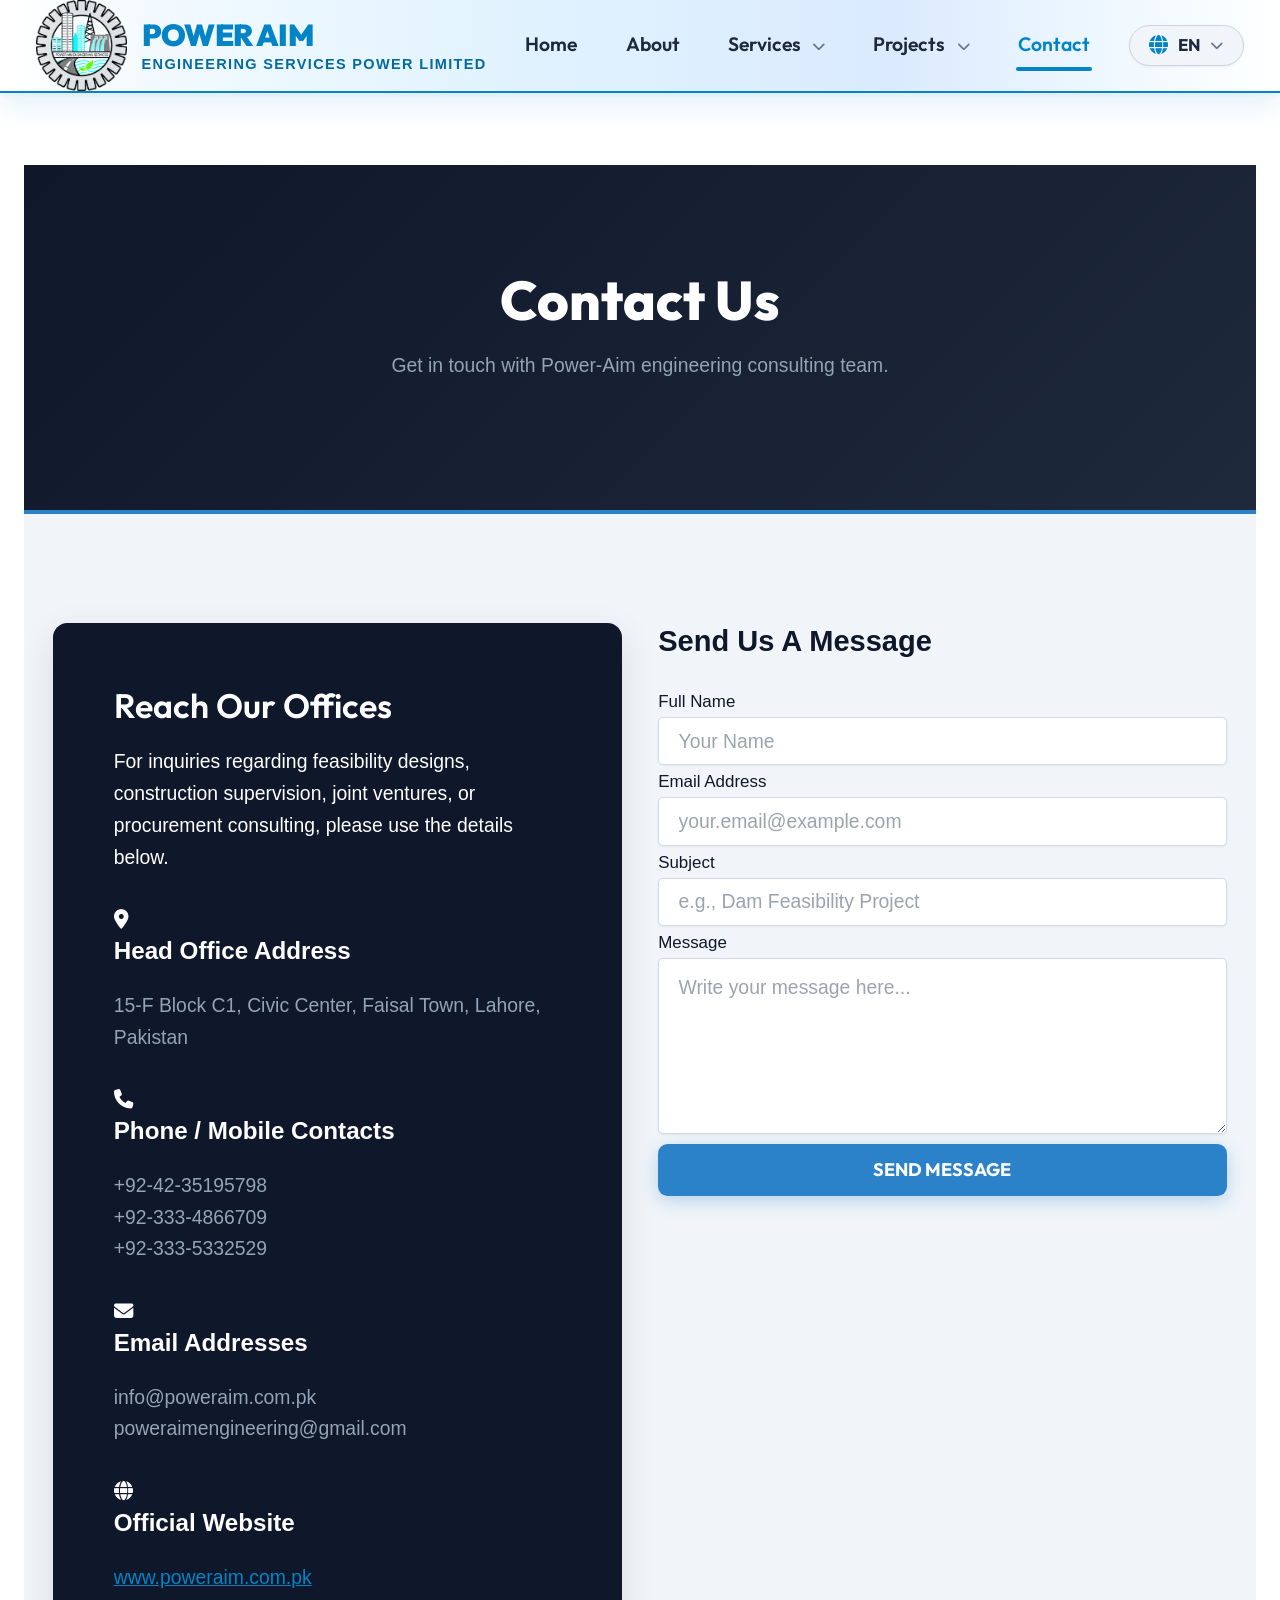
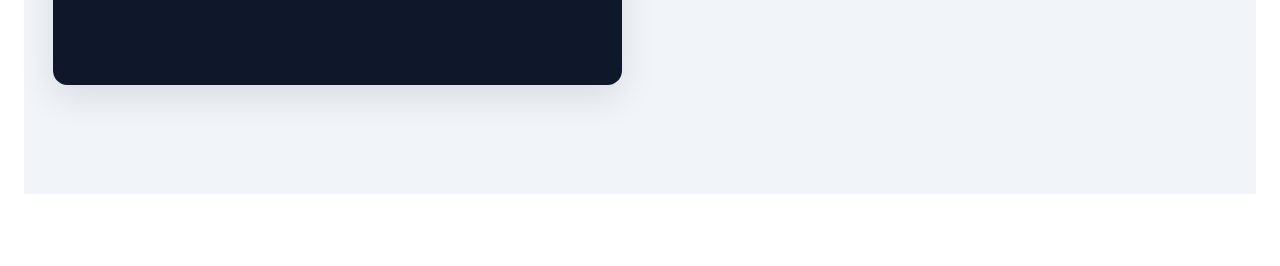
<file: contact/index.html>
<!DOCTYPE html>
<html lang="en-US">
<head>
<meta charset="UTF-8">
<meta name="viewport" content="width=device-width, initial-scale=1">
	<link rel="profile" href="https://gmpg.org/xfn/11"> 
	<title>Contact</title>
<meta name='robots' content='max-image-preview:large' />
<link rel='dns-prefetch' href='//fonts.googleapis.com' />
<link rel='dns-prefetch' href='//cdnjs.cloudflare.com' />
<link rel="alternate" type="application/rss+xml" title=" &raquo; Feed" href="http://poweraims.local/feed/" />
<link rel="alternate" type="application/rss+xml" title=" &raquo; Comments Feed" href="http://poweraims.local/comments/feed/" />
<link rel="alternate" title="oEmbed (JSON)" type="application/json+oembed" href="http://poweraims.local/wp-json/oembed/1.0/embed?url=http%3A%2F%2Fpoweraims.local%2Fcontact%2F" />
<link rel="alternate" title="oEmbed (XML)" type="text/xml+oembed" href="http://poweraims.local/wp-json/oembed/1.0/embed?url=http%3A%2F%2Fpoweraims.local%2Fcontact%2F&#038;format=xml" />
<style id="wp-img-auto-sizes-contain-inline-css">
img:is([sizes=auto i],[sizes^="auto," i]){contain-intrinsic-size:3000px 1500px}
/*# sourceURL=wp-img-auto-sizes-contain-inline-css */
</style>
<link rel='stylesheet' id='astra-theme-css-css' href='../wp-content/themes/astra/assets/css/minified/main.min.css' media='all' />
<style id="astra-theme-css-inline-css">
:root{--ast-post-nav-space:0;--ast-container-default-xlg-padding:2.5em;--ast-container-default-lg-padding:2.5em;--ast-container-default-slg-padding:2em;--ast-container-default-md-padding:2.5em;--ast-container-default-sm-padding:2.5em;--ast-container-default-xs-padding:2.4em;--ast-container-default-xxs-padding:1.8em;--ast-code-block-background:#ECEFF3;--ast-comment-inputs-background:#F9FAFB;--ast-normal-container-width:1320px;--ast-narrow-container-width:750px;--ast-blog-title-font-weight:600;--ast-blog-meta-weight:600;--ast-global-color-primary:var(--ast-global-color-4);--ast-global-color-secondary:var(--ast-global-color-5);--ast-global-color-alternate-background:var(--ast-global-color-6);--ast-global-color-subtle-background:var(--ast-global-color-7);--ast-bg-style-guide:var( --ast-global-color-secondary,var(--ast-global-color-5) );--ast-shadow-style-guide:0px 0px 4px 0 #00000057;--ast-global-dark-bg-style:#fff;--ast-global-dark-lfs:#fbfbfb;--ast-widget-bg-color:#fafafa;--ast-wc-container-head-bg-color:#fbfbfb;--ast-title-layout-bg:#eeeeee;--ast-search-border-color:#e7e7e7;--ast-lifter-hover-bg:#e6e6e6;--ast-gallery-block-color:#000;--srfm-color-input-label:var(--ast-global-color-2);}html{font-size:100%;}a{color:var(--ast-global-color-0);}a:hover,a:focus{color:var(--ast-global-color-1);}body,button,input,select,textarea,.ast-button,.ast-custom-button{font-family:-apple-system,BlinkMacSystemFont,Segoe UI,Roboto,Oxygen-Sans,Ubuntu,Cantarell,Helvetica Neue,sans-serif;font-weight:400;font-size:16px;font-size:1rem;line-height:var(--ast-body-line-height,1.65);}blockquote{color:var(--ast-global-color-3);}h1,h2,h3,h4,h5,h6,.entry-content :where(h1,h2,h3,h4,h5,h6),.site-title,.site-title a{font-weight:600;}.ast-site-identity .site-title a{color:var(--ast-global-color-2);}.site-title{font-size:46px;font-size:2.875rem;display:block;}header .custom-logo-link img{max-width:189px;width:189px;}.astra-logo-svg{width:189px;}.site-header .site-description{font-size:15px;font-size:0.9375rem;display:none;}.entry-title{font-size:20px;font-size:1.25rem;}.ast-blog-single-element.ast-taxonomy-container a{font-size:14px;font-size:0.875rem;}.ast-blog-meta-container{font-size:13px;font-size:0.8125rem;}.archive .ast-article-post .ast-article-inner,.blog .ast-article-post .ast-article-inner,.archive .ast-article-post .ast-article-inner:hover,.blog .ast-article-post .ast-article-inner:hover{border-top-left-radius:6px;border-top-right-radius:6px;border-bottom-right-radius:6px;border-bottom-left-radius:6px;overflow:hidden;}h1,.entry-content :where(h1){font-size:54px;font-size:3.375rem;font-weight:600;line-height:1.4em;}h2,.entry-content :where(h2){font-size:30px;font-size:1.875rem;font-weight:600;line-height:1.3em;}h3,.entry-content :where(h3){font-size:24px;font-size:1.5rem;font-weight:600;line-height:1.3em;}h4,.entry-content :where(h4){font-size:20px;font-size:1.25rem;line-height:1.2em;font-weight:600;}h5,.entry-content :where(h5){font-size:18px;font-size:1.125rem;line-height:1.2em;font-weight:600;}h6,.entry-content :where(h6){font-size:16px;font-size:1rem;line-height:1.25em;font-weight:600;}::selection{background-color:#1167e9;color:#ffffff;}body,h1,h2,h3,h4,h5,h6,.entry-title a,.entry-content :where(h1,h2,h3,h4,h5,h6){color:var(--ast-global-color-3);}.tagcloud a:hover,.tagcloud a:focus,.tagcloud a.current-item{color:#ffffff;border-color:var(--ast-global-color-0);background-color:var(--ast-global-color-0);}input:focus,input[type="text"]:focus,input[type="email"]:focus,input[type="url"]:focus,input[type="password"]:focus,input[type="reset"]:focus,input[type="search"]:focus,textarea:focus{border-color:var(--ast-global-color-0);}input[type="radio"]:checked,input[type=reset],input[type="checkbox"]:checked,input[type="checkbox"]:hover:checked,input[type="checkbox"]:focus:checked,input[type=range]::-webkit-slider-thumb{border-color:var(--ast-global-color-0);background-color:var(--ast-global-color-0);box-shadow:none;}.site-footer a:hover + .post-count,.site-footer a:focus + .post-count{background:var(--ast-global-color-0);border-color:var(--ast-global-color-0);}.single .nav-links .nav-previous,.single .nav-links .nav-next{color:var(--ast-global-color-0);}.entry-meta,.entry-meta *{line-height:1.45;color:var(--ast-global-color-0);font-weight:600;}.entry-meta a:not(.ast-button):hover,.entry-meta a:not(.ast-button):hover *,.entry-meta a:not(.ast-button):focus,.entry-meta a:not(.ast-button):focus *,.page-links > .page-link,.page-links .page-link:hover,.post-navigation a:hover{color:var(--ast-global-color-1);}#cat option,.secondary .calendar_wrap thead a,.secondary .calendar_wrap thead a:visited{color:var(--ast-global-color-0);}.secondary .calendar_wrap #today,.ast-progress-val span{background:var(--ast-global-color-0);}.secondary a:hover + .post-count,.secondary a:focus + .post-count{background:var(--ast-global-color-0);border-color:var(--ast-global-color-0);}.calendar_wrap #today > a{color:#ffffff;}.page-links .page-link,.single .post-navigation a{color:var(--ast-global-color-3);}.ast-search-menu-icon .search-form button.search-submit{padding:0 4px;}.ast-search-menu-icon form.search-form{padding-right:0;}.ast-header-search .ast-search-menu-icon.ast-dropdown-active .search-form,.ast-header-search .ast-search-menu-icon.ast-dropdown-active .search-field:focus{transition:all 0.2s;}.search-form input.search-field:focus{outline:none;}.ast-mobile-header-content .ast-builder-layout-element:not(.ast-builder-menu):not(.ast-header-divider-element),.ast-mobile-popup-content .ast-builder-layout-element:not(.ast-builder-menu):not(.ast-header-divider-element){padding:15px 20px;}.ast-search-menu-icon .search-form button.search-submit:focus,.ast-theme-transparent-header .ast-header-search .ast-dropdown-active .ast-icon,.ast-theme-transparent-header .ast-inline-search .search-field:focus .ast-icon{color:var(--ast-global-color-1);}.ast-desktop .ast-header-search .slide-search .search-form{border:2px solid var(--ast-global-color-0);}.ast-header-search .slide-search .search-field{background-color:var(--ast-global-dark-bg-style);}.ast-archive-title{color:var(--ast-global-color-2);}.widget-title{font-size:22px;font-size:1.375rem;color:var(--ast-global-color-2);}.ast-single-post .entry-content a,.ast-comment-content a:not(.ast-comment-edit-reply-wrap a){text-decoration:underline;}.ast-single-post .elementor-widget-button .elementor-button,.ast-single-post .entry-content .uagb-tab a,.ast-single-post .entry-content .uagb-ifb-cta a,.ast-single-post .entry-content .uabb-module-content a,.ast-single-post .entry-content .uagb-post-grid a,.ast-single-post .entry-content .uagb-timeline a,.ast-single-post .entry-content .uagb-toc__wrap a,.ast-single-post .entry-content .uagb-taxomony-box a,.entry-content .wp-block-latest-posts > li > a,.ast-single-post .entry-content .wp-block-file__button,a.ast-post-filter-single,.ast-single-post .ast-comment-content .comment-reply-link,.ast-single-post .ast-comment-content .comment-edit-link{text-decoration:none;}.ast-search-menu-icon.slide-search a:focus-visible:focus-visible,.astra-search-icon:focus-visible,#close:focus-visible,a:focus-visible,.ast-menu-toggle:focus-visible,.site .skip-link:focus-visible,.wp-block-loginout input:focus-visible,.wp-block-search.wp-block-search__button-inside .wp-block-search__inside-wrapper,.ast-header-navigation-arrow:focus-visible,.ast-orders-table__row .ast-orders-table__cell:focus-visible,a#ast-apply-coupon:focus-visible,#ast-apply-coupon:focus-visible,#close:focus-visible,.button.search-submit:focus-visible,#search_submit:focus,.normal-search:focus-visible,.ast-header-account-wrap:focus-visible,.astra-cart-drawer-close:focus,.ast-single-variation:focus,.ast-button:focus,.ast-builder-button-wrap:has(.ast-custom-button-link:focus),.ast-builder-button-wrap .ast-custom-button-link:focus{outline-style:dotted;outline-color:inherit;outline-width:thin;}input:focus,input[type="text"]:focus,input[type="email"]:focus,input[type="url"]:focus,input[type="password"]:focus,input[type="reset"]:focus,input[type="search"]:focus,input[type="number"]:focus,textarea:focus,.wp-block-search__input:focus,[data-section="section-header-mobile-trigger"] .ast-button-wrap .ast-mobile-menu-trigger-minimal:focus,.ast-mobile-popup-drawer.active .menu-toggle-close:focus,#ast-scroll-top:focus,#coupon_code:focus,#ast-coupon-code:focus{border-style:dotted;border-color:inherit;border-width:thin;}input{outline:none;}.ast-logo-title-inline .site-logo-img{padding-right:1em;}.site-logo-img img{ transition:all 0.2s linear;}.site-logo-img .transparent-custom-logo img,.ast-theme-transparent-header .site-logo-img img{filter:url(#ast-img-color-filter-2);}body .ast-oembed-container *{position:absolute;top:0;width:100%;height:100%;left:0;}body .wp-block-embed-pocket-casts .ast-oembed-container *{position:unset;}.ast-single-post-featured-section + article {margin-top: 2em;}.site-content .ast-single-post-featured-section img {width: 100%;overflow: hidden;object-fit: cover;}.ast-separate-container .site-content .ast-single-post-featured-section + article {margin-top: -80px;z-index: 9;position: relative;border-radius: 4px;}@media (min-width: 922px) {.ast-no-sidebar .site-content .ast-article-image-container--wide {margin-left: -120px;margin-right: -120px;max-width: unset;width: unset;}.ast-left-sidebar .site-content .ast-article-image-container--wide,.ast-right-sidebar .site-content .ast-article-image-container--wide {margin-left: -10px;margin-right: -10px;}.site-content .ast-article-image-container--full {margin-left: calc( -50vw + 50%);margin-right: calc( -50vw + 50%);max-width: 100vw;width: 100vw;}.ast-left-sidebar .site-content .ast-article-image-container--full,.ast-right-sidebar .site-content .ast-article-image-container--full {margin-left: -10px;margin-right: -10px;max-width: inherit;width: auto;}}.site > .ast-single-related-posts-container {margin-top: 0;}@media (min-width: 922px) {.ast-desktop .ast-container--narrow {max-width: var(--ast-narrow-container-width);margin: 0 auto;}}input[type="text"],input[type="number"],input[type="email"],input[type="url"],input[type="password"],input[type="search"],input[type=reset],input[type=tel],input[type=date],select,textarea{font-size:16px;font-style:normal;font-weight:400;line-height:24px;width:100%;padding:12px 16px;border-radius:4px;box-shadow:0px 1px 2px 0px rgba(0,0,0,0.05);color:var(--ast-form-input-text,#475569);}input[type="text"],input[type="number"],input[type="email"],input[type="url"],input[type="password"],input[type="search"],input[type=reset],input[type=tel],input[type=date],select{height:40px;}input[type="date"]{border-width:1px;border-style:solid;border-color:var(--ast-border-color);background:var( --ast-global-color-secondary,var(--ast-global-color-5) );}input[type="text"]:focus,input[type="number"]:focus,input[type="email"]:focus,input[type="url"]:focus,input[type="password"]:focus,input[type="search"]:focus,input[type=reset]:focus,input[type="tel"]:focus,input[type="date"]:focus,select:focus,textarea:focus{border-color:#046BD2;box-shadow:none;outline:none;color:var(--ast-form-input-focus-text,#475569);}label,legend{color:var(--ast-global-color-2,#111827 );font-size:14px;font-style:normal;font-weight:500;line-height:20px;}select{padding:6px 10px;}fieldset{padding:30px;border-radius:4px;}button,.ast-button,.button,input[type="button"],input[type="reset"],input[type="submit"],a:where(.wp-block-button__link){border-radius:4px;box-shadow:0px 1px 2px 0px rgba(0,0,0,0.05);}:root{--ast-comment-inputs-background:#FFF;}::placeholder{color:var(--ast-form-field-color,#9CA3AF);}::-ms-input-placeholder{color:var(--ast-form-field-color,#9CA3AF);}@media (max-width:921.99px){#ast-desktop-header{display:none;}}@media (min-width:922px){#ast-mobile-header{display:none;}}.wp-block-buttons.aligncenter{justify-content:center;}@media (max-width:921px){.ast-theme-transparent-header #primary,.ast-theme-transparent-header #secondary{padding:0;}}@media (max-width:921px){.ast-plain-container.ast-no-sidebar #primary{padding:0;}}.ast-plain-container.ast-no-sidebar #primary{margin-top:0;margin-bottom:0;}@media (min-width:1200px){.ast-plain-container.ast-no-sidebar #primary{margin-top:60px;margin-bottom:60px;}}.wp-block-button.is-style-outline .wp-block-button__link{border-color:var(--ast-global-color-0);}div.wp-block-button.is-style-outline > .wp-block-button__link:not(.has-text-color),div.wp-block-button.wp-block-button__link.is-style-outline:not(.has-text-color){color:var(--ast-global-color-0);}.wp-block-button.is-style-outline .wp-block-button__link:hover,.wp-block-buttons .wp-block-button.is-style-outline .wp-block-button__link:focus,.wp-block-buttons .wp-block-button.is-style-outline > .wp-block-button__link:not(.has-text-color):hover,.wp-block-buttons .wp-block-button.wp-block-button__link.is-style-outline:not(.has-text-color):hover{color:#ffffff;background-color:var(--ast-global-color-1);border-color:var(--ast-global-color-1);}.post-page-numbers.current .page-link,.ast-pagination .page-numbers.current{color:#ffffff;border-color:#1167e9;background-color:#1167e9;}.wp-block-buttons .wp-block-button.is-style-outline .wp-block-button__link.wp-element-button,.ast-outline-button,.wp-block-uagb-buttons-child .uagb-buttons-repeater.ast-outline-button{border-color:var(--ast-global-color-0);border-top-width:2px;border-right-width:2px;border-bottom-width:2px;border-left-width:2px;font-family:inherit;font-weight:500;font-size:16px;font-size:1rem;line-height:1em;padding-top:13px;padding-right:30px;padding-bottom:13px;padding-left:30px;}.wp-block-buttons .wp-block-button.is-style-outline > .wp-block-button__link:not(.has-text-color),.wp-block-buttons .wp-block-button.wp-block-button__link.is-style-outline:not(.has-text-color),.ast-outline-button{color:var(--ast-global-color-0);}.wp-block-button.is-style-outline .wp-block-button__link:hover,.wp-block-buttons .wp-block-button.is-style-outline .wp-block-button__link:focus,.wp-block-buttons .wp-block-button.is-style-outline > .wp-block-button__link:not(.has-text-color):hover,.wp-block-buttons .wp-block-button.wp-block-button__link.is-style-outline:not(.has-text-color):hover,.ast-outline-button:hover,.ast-outline-button:focus,.wp-block-uagb-buttons-child .uagb-buttons-repeater.ast-outline-button:hover,.wp-block-uagb-buttons-child .uagb-buttons-repeater.ast-outline-button:focus{color:#ffffff;background-color:var(--ast-global-color-1);border-color:var(--ast-global-color-1);}.ast-single-post .entry-content a.ast-outline-button,.ast-single-post .entry-content .is-style-outline>.wp-block-button__link{text-decoration:none;}.wp-block-button .wp-block-button__link.wp-element-button.is-style-outline:not(.has-background),.wp-block-button.is-style-outline>.wp-block-button__link.wp-element-button:not(.has-background),.ast-outline-button{background-color:transparent;}.uagb-buttons-repeater.ast-outline-button{border-radius:9999px;}@media (max-width:921px){.wp-block-buttons .wp-block-button.is-style-outline .wp-block-button__link.wp-element-button,.ast-outline-button,.wp-block-uagb-buttons-child .uagb-buttons-repeater.ast-outline-button{padding-top:12px;padding-right:28px;padding-bottom:12px;padding-left:28px;}}@media (max-width:544px){.wp-block-buttons .wp-block-button.is-style-outline .wp-block-button__link.wp-element-button,.ast-outline-button,.wp-block-uagb-buttons-child .uagb-buttons-repeater.ast-outline-button{padding-top:10px;padding-right:24px;padding-bottom:10px;padding-left:24px;}}.entry-content[data-ast-blocks-layout] > figure{margin-bottom:1em;}h1.widget-title{font-weight:600;}h2.widget-title{font-weight:600;}h3.widget-title{font-weight:600;}#page{display:flex;flex-direction:column;min-height:100vh;}.ast-404-layout-1 h1.page-title{color:var(--ast-global-color-2);}.single .post-navigation a{line-height:1em;height:inherit;}.error-404 .page-sub-title{font-size:1.5rem;font-weight:inherit;}.search .site-content .content-area .search-form{margin-bottom:0;}#page .site-content{flex-grow:1;}.widget{margin-bottom:1.25em;}#secondary li{line-height:1.5em;}#secondary .wp-block-group h2{margin-bottom:0.7em;}#secondary h2{font-size:1.7rem;}.ast-separate-container .ast-article-post,.ast-separate-container .ast-article-single,.ast-separate-container .comment-respond{padding:3em;}.ast-separate-container .ast-article-single .ast-article-single{padding:0;}.ast-article-single .wp-block-post-template-is-layout-grid{padding-left:0;}.ast-separate-container .comments-title,.ast-narrow-container .comments-title{padding:1.5em 2em;}.ast-page-builder-template .comment-form-textarea,.ast-comment-formwrap .ast-grid-common-col{padding:0;}.ast-comment-formwrap{padding:0;display:inline-flex;column-gap:20px;width:100%;margin-left:0;margin-right:0;}.comments-area textarea#comment:focus,.comments-area textarea#comment:active,.comments-area .ast-comment-formwrap input[type="text"]:focus,.comments-area .ast-comment-formwrap input[type="text"]:active {box-shadow:none;outline:none;}.archive.ast-page-builder-template .entry-header{margin-top:2em;}.ast-page-builder-template .ast-comment-formwrap{width:100%;}.entry-title{margin-bottom:0.6em;}.ast-archive-description p{font-size:inherit;font-weight:inherit;line-height:inherit;}.ast-separate-container .ast-comment-list li.depth-1,.hentry{margin-bottom:1.5em;}.site-content section.ast-archive-description{margin-bottom:2em;}@media (min-width:921px){.ast-left-sidebar.ast-page-builder-template #secondary,.archive.ast-right-sidebar.ast-page-builder-template .site-main{padding-left:20px;padding-right:20px;}}@media (max-width:544px){.ast-comment-formwrap.ast-row{column-gap:10px;display:inline-block;}#ast-commentform .ast-grid-common-col{position:relative;width:100%;}}@media (min-width:1201px){.ast-separate-container .ast-article-post,.ast-separate-container .ast-article-single,.ast-separate-container .ast-author-box,.ast-separate-container .ast-404-layout-1,.ast-separate-container .no-results{padding:3em;}}@media (max-width:921px){.ast-left-sidebar #content > .ast-container{display:flex;flex-direction:column-reverse;width:100%;}}@media (min-width:922px){.ast-separate-container.ast-right-sidebar #primary,.ast-separate-container.ast-left-sidebar #primary{border:0;}.search-no-results.ast-separate-container #primary{margin-bottom:4em;}}.wp-block-button .wp-block-button__link{color:#ffffff;}.wp-block-button .wp-block-button__link:hover,.wp-block-button .wp-block-button__link:focus{color:#ffffff;background-color:var(--ast-global-color-1);border-color:var(--ast-global-color-1);}.elementor-widget-heading h1.elementor-heading-title{line-height:1.4em;}.elementor-widget-heading h2.elementor-heading-title{line-height:1.3em;}.elementor-widget-heading h3.elementor-heading-title{line-height:1.3em;}.elementor-widget-heading h4.elementor-heading-title{line-height:1.2em;}.elementor-widget-heading h5.elementor-heading-title{line-height:1.2em;}.elementor-widget-heading h6.elementor-heading-title{line-height:1.25em;}.wp-block-button .wp-block-button__link,.wp-block-search .wp-block-search__button,body .wp-block-file .wp-block-file__button{border-color:var(--ast-global-color-0);background-color:var(--ast-global-color-0);color:#ffffff;font-family:inherit;font-weight:500;line-height:1em;font-size:16px;font-size:1rem;padding-top:15px;padding-right:30px;padding-bottom:15px;padding-left:30px;}.ast-single-post .entry-content .wp-block-button .wp-block-button__link,.ast-single-post .entry-content .wp-block-search .wp-block-search__button,body .entry-content .wp-block-file .wp-block-file__button{text-decoration:none;}@media (max-width:921px){.wp-block-button .wp-block-button__link,.wp-block-search .wp-block-search__button,body .wp-block-file .wp-block-file__button{padding-top:14px;padding-right:28px;padding-bottom:14px;padding-left:28px;}}@media (max-width:544px){.wp-block-button .wp-block-button__link,.wp-block-search .wp-block-search__button,body .wp-block-file .wp-block-file__button{padding-top:12px;padding-right:24px;padding-bottom:12px;padding-left:24px;}}.menu-toggle,button,.ast-button,.ast-custom-button,.button,input#submit,input[type="button"],input[type="submit"],input[type="reset"],#comments .submit,.search .search-submit,form[CLASS*="wp-block-search__"].wp-block-search .wp-block-search__inside-wrapper .wp-block-search__button,body .wp-block-file .wp-block-file__button,.search .search-submit{border-style:solid;border-top-width:0;border-right-width:0;border-left-width:0;border-bottom-width:0;color:#ffffff;border-color:var(--ast-global-color-0);background-color:var(--ast-global-color-0);padding-top:15px;padding-right:30px;padding-bottom:15px;padding-left:30px;font-family:inherit;font-weight:500;font-size:16px;font-size:1rem;line-height:1em;}button:focus,.menu-toggle:hover,button:hover,.ast-button:hover,.ast-custom-button:hover .button:hover,.ast-custom-button:hover ,input[type=reset]:hover,input[type=reset]:focus,input#submit:hover,input#submit:focus,input[type="button"]:hover,input[type="button"]:focus,input[type="submit"]:hover,input[type="submit"]:focus,form[CLASS*="wp-block-search__"].wp-block-search .wp-block-search__inside-wrapper .wp-block-search__button:hover,form[CLASS*="wp-block-search__"].wp-block-search .wp-block-search__inside-wrapper .wp-block-search__button:focus,body .wp-block-file .wp-block-file__button:hover,body .wp-block-file .wp-block-file__button:focus{color:#ffffff;background-color:var(--ast-global-color-1);border-color:var(--ast-global-color-1);}form[CLASS*="wp-block-search__"].wp-block-search .wp-block-search__inside-wrapper .wp-block-search__button.has-icon{padding-top:calc(15px - 3px);padding-right:calc(30px - 3px);padding-bottom:calc(15px - 3px);padding-left:calc(30px - 3px);}@media (max-width:921px){.menu-toggle,button,.ast-button,.ast-custom-button,.button,input#submit,input[type="button"],input[type="submit"],input[type="reset"],#comments .submit,.search .search-submit,form[CLASS*="wp-block-search__"].wp-block-search .wp-block-search__inside-wrapper .wp-block-search__button,body .wp-block-file .wp-block-file__button,.search .search-submit{padding-top:14px;padding-right:28px;padding-bottom:14px;padding-left:28px;}}@media (max-width:544px){.menu-toggle,button,.ast-button,.ast-custom-button,.button,input#submit,input[type="button"],input[type="submit"],input[type="reset"],#comments .submit,.search .search-submit,form[CLASS*="wp-block-search__"].wp-block-search .wp-block-search__inside-wrapper .wp-block-search__button,body .wp-block-file .wp-block-file__button,.search .search-submit{padding-top:12px;padding-right:24px;padding-bottom:12px;padding-left:24px;}}@media (max-width:921px){.ast-mobile-header-stack .main-header-bar .ast-search-menu-icon{display:inline-block;}.ast-header-break-point.ast-header-custom-item-outside .ast-mobile-header-stack .main-header-bar .ast-search-icon{margin:0;}.ast-comment-avatar-wrap img{max-width:2.5em;}.ast-comment-meta{padding:0 1.8888em 1.3333em;}}@media (min-width:544px){.ast-container{max-width:100%;}}@media (max-width:544px){.ast-separate-container .ast-article-post,.ast-separate-container .ast-article-single,.ast-separate-container .comments-title,.ast-separate-container .ast-archive-description{padding:1.5em 1em;}.ast-separate-container #content .ast-container{padding-left:0.54em;padding-right:0.54em;}.ast-separate-container .ast-comment-list .bypostauthor{padding:.5em;}.ast-search-menu-icon.ast-dropdown-active .search-field{width:170px;}} #ast-mobile-header .ast-site-header-cart-li a{pointer-events:none;}.ast-separate-container{background-color:var(--ast-global-color-5);background-image:none;}@media (max-width:921px){.site-title{display:block;}.site-header .site-description{display:none;}h1,.entry-content :where(h1){font-size:30px;font-size:1.875rem;}h2,.entry-content :where(h2){font-size:25px;font-size:1.5625rem;}h3,.entry-content :where(h3){font-size:20px;font-size:1.25rem;}}@media (max-width:544px){.site-title{display:block;}.site-header .site-description{display:none;}h1,.entry-content :where(h1){font-size:30px;font-size:1.875rem;}h2,.entry-content :where(h2){font-size:25px;font-size:1.5625rem;}h3,.entry-content :where(h3){font-size:20px;font-size:1.25rem;}}@media (max-width:921px){html{font-size:91.2%;}}@media (max-width:544px){html{font-size:91.2%;}}@media (min-width:922px){.ast-container{max-width:1360px;}}@media (min-width:922px){.site-content .ast-container{display:flex;}}@media (max-width:921px){.site-content .ast-container{flex-direction:column;}}.entry-content :where(h1,h2,h3,h4,h5,h6){clear:none;}@media (min-width:922px){.main-header-menu .sub-menu .menu-item.ast-left-align-sub-menu:hover > .sub-menu,.main-header-menu .sub-menu .menu-item.ast-left-align-sub-menu.focus > .sub-menu{margin-left:-0px;}}.entry-content li > p{margin-bottom:0;}.site .comments-area{padding-bottom:2em;margin-top:2em;}.wp-block-file {display: flex;align-items: center;flex-wrap: wrap;justify-content: space-between;}.wp-block-pullquote {border: none;}.wp-block-pullquote blockquote::before {content: "\201D";font-family: "Helvetica",sans-serif;display: flex;transform: rotate( 180deg );font-size: 6rem;font-style: normal;line-height: 1;font-weight: bold;align-items: center;justify-content: center;}.has-text-align-right > blockquote::before {justify-content: flex-start;}.has-text-align-left > blockquote::before {justify-content: flex-end;}figure.wp-block-pullquote.is-style-solid-color blockquote {max-width: 100%;text-align: inherit;}:root {--wp--custom--ast-default-block-top-padding: 3em;--wp--custom--ast-default-block-right-padding: 3em;--wp--custom--ast-default-block-bottom-padding: 3em;--wp--custom--ast-default-block-left-padding: 3em;--wp--custom--ast-container-width: 1320px;--wp--custom--ast-content-width-size: 1320px;--wp--custom--ast-wide-width-size: calc(1320px + var(--wp--custom--ast-default-block-left-padding) + var(--wp--custom--ast-default-block-right-padding));}.ast-narrow-container {--wp--custom--ast-content-width-size: 750px;--wp--custom--ast-wide-width-size: 750px;}@media(max-width: 921px) {:root {--wp--custom--ast-default-block-top-padding: 3em;--wp--custom--ast-default-block-right-padding: 2em;--wp--custom--ast-default-block-bottom-padding: 3em;--wp--custom--ast-default-block-left-padding: 2em;}}@media(max-width: 544px) {:root {--wp--custom--ast-default-block-top-padding: 3em;--wp--custom--ast-default-block-right-padding: 1.5em;--wp--custom--ast-default-block-bottom-padding: 3em;--wp--custom--ast-default-block-left-padding: 1.5em;}}.entry-content > .wp-block-group,.entry-content > .wp-block-cover,.entry-content > .wp-block-columns {padding-top: var(--wp--custom--ast-default-block-top-padding);padding-right: var(--wp--custom--ast-default-block-right-padding);padding-bottom: var(--wp--custom--ast-default-block-bottom-padding);padding-left: var(--wp--custom--ast-default-block-left-padding);}.ast-plain-container.ast-no-sidebar .entry-content > .alignfull,.ast-page-builder-template .ast-no-sidebar .entry-content > .alignfull {margin-left: calc( -50vw + 50%);margin-right: calc( -50vw + 50%);max-width: 100vw;width: 100vw;}.ast-plain-container.ast-no-sidebar .entry-content .alignfull .alignfull,.ast-page-builder-template.ast-no-sidebar .entry-content .alignfull .alignfull,.ast-plain-container.ast-no-sidebar .entry-content .alignfull .alignwide,.ast-page-builder-template.ast-no-sidebar .entry-content .alignfull .alignwide,.ast-plain-container.ast-no-sidebar .entry-content .alignwide .alignfull,.ast-page-builder-template.ast-no-sidebar .entry-content .alignwide .alignfull,.ast-plain-container.ast-no-sidebar .entry-content .alignwide .alignwide,.ast-page-builder-template.ast-no-sidebar .entry-content .alignwide .alignwide,.ast-plain-container.ast-no-sidebar .entry-content .wp-block-column .alignfull,.ast-page-builder-template.ast-no-sidebar .entry-content .wp-block-column .alignfull,.ast-plain-container.ast-no-sidebar .entry-content .wp-block-column .alignwide,.ast-page-builder-template.ast-no-sidebar .entry-content .wp-block-column .alignwide {margin-left: auto;margin-right: auto;width: 100%;}[data-ast-blocks-layout] .wp-block-separator:not(.is-style-dots) {height: 0;}[data-ast-blocks-layout] .wp-block-separator {margin: 20px auto;}[data-ast-blocks-layout] .wp-block-separator:not(.is-style-wide):not(.is-style-dots) {max-width: 100px;}[data-ast-blocks-layout] .wp-block-separator.has-background {padding: 0;}.entry-content[data-ast-blocks-layout] > * {max-width: var(--wp--custom--ast-content-width-size);margin-left: auto;margin-right: auto;}.entry-content[data-ast-blocks-layout] > .alignwide {max-width: var(--wp--custom--ast-wide-width-size);}.entry-content[data-ast-blocks-layout] .alignfull {max-width: none;}.entry-content .wp-block-columns {margin-bottom: 0;}blockquote {margin: 1.5em;border-color: rgba(0,0,0,0.05);}.wp-block-quote:not(.has-text-align-right):not(.has-text-align-center) {border-left: 5px solid rgba(0,0,0,0.05);}.has-text-align-right > blockquote,blockquote.has-text-align-right {border-right: 5px solid rgba(0,0,0,0.05);}.has-text-align-left > blockquote,blockquote.has-text-align-left {border-left: 5px solid rgba(0,0,0,0.05);}.wp-block-site-tagline,.wp-block-latest-posts .read-more {margin-top: 15px;}.wp-block-loginout p label {display: block;}.wp-block-loginout p:not(.login-remember):not(.login-submit) input {width: 100%;}.wp-block-loginout input:focus {border-color: transparent;}.wp-block-loginout input:focus {outline: thin dotted;}.entry-content .wp-block-media-text .wp-block-media-text__content {padding: 0 0 0 8%;}.entry-content .wp-block-media-text.has-media-on-the-right .wp-block-media-text__content {padding: 0 8% 0 0;}.entry-content .wp-block-media-text.has-background .wp-block-media-text__content {padding: 8%;}.entry-content .wp-block-cover:not([class*="background-color"]):not(.has-text-color.has-link-color) .wp-block-cover__inner-container,.entry-content .wp-block-cover:not([class*="background-color"]) .wp-block-cover-image-text,.entry-content .wp-block-cover:not([class*="background-color"]) .wp-block-cover-text,.entry-content .wp-block-cover-image:not([class*="background-color"]) .wp-block-cover__inner-container,.entry-content .wp-block-cover-image:not([class*="background-color"]) .wp-block-cover-image-text,.entry-content .wp-block-cover-image:not([class*="background-color"]) .wp-block-cover-text {color: var(--ast-global-color-primary,var(--ast-global-color-5));}.wp-block-loginout .login-remember input {width: 1.1rem;height: 1.1rem;margin: 0 5px 4px 0;vertical-align: middle;}.wp-block-latest-posts > li > *:first-child,.wp-block-latest-posts:not(.is-grid) > li:first-child {margin-top: 0;}.entry-content > .wp-block-buttons,.entry-content > .wp-block-uagb-buttons {margin-bottom: 1.5em;}.wp-block-search__inside-wrapper .wp-block-search__input {padding: 0 10px;color: var(--ast-global-color-3);background: var(--ast-global-color-primary,var(--ast-global-color-5));border-color: var(--ast-border-color);}.wp-block-latest-posts .read-more {margin-bottom: 1.5em;}.wp-block-search__no-button .wp-block-search__inside-wrapper .wp-block-search__input {padding-top: 5px;padding-bottom: 5px;}.wp-block-latest-posts .wp-block-latest-posts__post-date,.wp-block-latest-posts .wp-block-latest-posts__post-author {font-size: 1rem;}.wp-block-latest-posts > li > *,.wp-block-latest-posts:not(.is-grid) > li {margin-top: 12px;margin-bottom: 12px;}.ast-page-builder-template .entry-content[data-ast-blocks-layout] > .alignwide:where(:not(.uagb-is-root-container):not(.spectra-is-root-container)) > * {max-width: var(--wp--custom--ast-wide-width-size);}.ast-page-builder-template .entry-content[data-ast-blocks-layout] > .inherit-container-width > *,.ast-page-builder-template .entry-content[data-ast-blocks-layout] > *:not(.wp-block-group):where(:not(.uagb-is-root-container):not(.spectra-is-root-container)) > *,.entry-content[data-ast-blocks-layout] > .wp-block-cover .wp-block-cover__inner-container {max-width: none ;margin-left: auto;margin-right: auto;}.ast-page-builder-template .entry-content[data-ast-blocks-layout] > *,.ast-page-builder-template .entry-content[data-ast-blocks-layout] > .alignfull:where(:not(.wp-block-group):not(.uagb-is-root-container):not(.spectra-is-root-container)) > * {max-width: none;}.entry-content[data-ast-blocks-layout] .wp-block-cover:not(.alignleft):not(.alignright) {width: auto;}@media(max-width: 1200px) {.ast-separate-container .entry-content > .alignfull,.ast-separate-container .entry-content[data-ast-blocks-layout] > .alignwide,.ast-plain-container .entry-content[data-ast-blocks-layout] > .alignwide,.ast-plain-container .entry-content .alignfull {margin-left: calc(-1 * min(var(--ast-container-default-xlg-padding),20px)) ;margin-right: calc(-1 * min(var(--ast-container-default-xlg-padding),20px));}}@media(min-width: 1201px) {.ast-separate-container .entry-content > .alignfull {margin-left: calc(-1 * var(--ast-container-default-xlg-padding) );margin-right: calc(-1 * var(--ast-container-default-xlg-padding) );}.ast-separate-container .entry-content[data-ast-blocks-layout] > .alignwide,.ast-plain-container .entry-content[data-ast-blocks-layout] > .alignwide {margin-left: auto;margin-right: auto;}}@media(min-width: 921px) {.ast-separate-container .entry-content .wp-block-group.alignwide:not(.inherit-container-width) > :where(:not(.alignleft):not(.alignright)),.ast-plain-container .entry-content .wp-block-group.alignwide:not(.inherit-container-width) > :where(:not(.alignleft):not(.alignright)) {max-width: calc( var(--wp--custom--ast-content-width-size) + 80px );}.ast-plain-container.ast-right-sidebar .entry-content[data-ast-blocks-layout] .alignfull,.ast-plain-container.ast-left-sidebar .entry-content[data-ast-blocks-layout] .alignfull {margin-left: -60px;margin-right: -60px;}}@media(min-width: 544px) {.entry-content > .alignleft {margin-right: 20px;}.entry-content > .alignright {margin-left: 20px;}}@media (max-width:544px){.wp-block-columns .wp-block-column:not(:last-child){margin-bottom:20px;}.wp-block-latest-posts{margin:0;}}@media( max-width: 600px ) {.entry-content .wp-block-media-text .wp-block-media-text__content,.entry-content .wp-block-media-text.has-media-on-the-right .wp-block-media-text__content {padding: 8% 0 0;}.entry-content .wp-block-media-text.has-background .wp-block-media-text__content {padding: 8%;}}.ast-page-builder-template .entry-header {padding-left: 0;}.ast-narrow-container .site-content .wp-block-uagb-image--align-full .wp-block-uagb-image__figure {max-width: 100%;margin-left: auto;margin-right: auto;}.entry-content ul,.entry-content ol {padding: revert;margin: revert;padding-left: 20px;}.entry-content ul.wc-block-product-template{padding: 0;}:root .has-ast-global-color-0-color{color:var(--ast-global-color-0);}:root .has-ast-global-color-0-background-color{background-color:var(--ast-global-color-0);}:root .wp-block-button .has-ast-global-color-0-color{color:var(--ast-global-color-0);}:root .wp-block-button .has-ast-global-color-0-background-color{background-color:var(--ast-global-color-0);}:root .has-ast-global-color-1-color{color:var(--ast-global-color-1);}:root .has-ast-global-color-1-background-color{background-color:var(--ast-global-color-1);}:root .wp-block-button .has-ast-global-color-1-color{color:var(--ast-global-color-1);}:root .wp-block-button .has-ast-global-color-1-background-color{background-color:var(--ast-global-color-1);}:root .has-ast-global-color-2-color{color:var(--ast-global-color-2);}:root .has-ast-global-color-2-background-color{background-color:var(--ast-global-color-2);}:root .wp-block-button .has-ast-global-color-2-color{color:var(--ast-global-color-2);}:root .wp-block-button .has-ast-global-color-2-background-color{background-color:var(--ast-global-color-2);}:root .has-ast-global-color-3-color{color:var(--ast-global-color-3);}:root .has-ast-global-color-3-background-color{background-color:var(--ast-global-color-3);}:root .wp-block-button .has-ast-global-color-3-color{color:var(--ast-global-color-3);}:root .wp-block-button .has-ast-global-color-3-background-color{background-color:var(--ast-global-color-3);}:root .has-ast-global-color-4-color{color:var(--ast-global-color-4);}:root .has-ast-global-color-4-background-color{background-color:var(--ast-global-color-4);}:root .wp-block-button .has-ast-global-color-4-color{color:var(--ast-global-color-4);}:root .wp-block-button .has-ast-global-color-4-background-color{background-color:var(--ast-global-color-4);}:root .has-ast-global-color-5-color{color:var(--ast-global-color-5);}:root .has-ast-global-color-5-background-color{background-color:var(--ast-global-color-5);}:root .wp-block-button .has-ast-global-color-5-color{color:var(--ast-global-color-5);}:root .wp-block-button .has-ast-global-color-5-background-color{background-color:var(--ast-global-color-5);}:root .has-ast-global-color-6-color{color:var(--ast-global-color-6);}:root .has-ast-global-color-6-background-color{background-color:var(--ast-global-color-6);}:root .wp-block-button .has-ast-global-color-6-color{color:var(--ast-global-color-6);}:root .wp-block-button .has-ast-global-color-6-background-color{background-color:var(--ast-global-color-6);}:root .has-ast-global-color-7-color{color:var(--ast-global-color-7);}:root .has-ast-global-color-7-background-color{background-color:var(--ast-global-color-7);}:root .wp-block-button .has-ast-global-color-7-color{color:var(--ast-global-color-7);}:root .wp-block-button .has-ast-global-color-7-background-color{background-color:var(--ast-global-color-7);}:root .has-ast-global-color-8-color{color:var(--ast-global-color-8);}:root .has-ast-global-color-8-background-color{background-color:var(--ast-global-color-8);}:root .wp-block-button .has-ast-global-color-8-color{color:var(--ast-global-color-8);}:root .wp-block-button .has-ast-global-color-8-background-color{background-color:var(--ast-global-color-8);}:root{--ast-global-color-0:#0067FF;--ast-global-color-1:#0065fe;--ast-global-color-2:#0F172A;--ast-global-color-3:#364151;--ast-global-color-4:#FFFFFF;--ast-global-color-5:#E7F6FF;--ast-global-color-6:#070614;--ast-global-color-7:#D1DAE5;--ast-global-color-8:#222222;}:root {--ast-border-color : var(--ast-global-color-7);}.ast-single-entry-banner {-js-display: flex;display: flex;flex-direction: column;justify-content: center;text-align: center;position: relative;background: var(--ast-title-layout-bg);}.ast-single-entry-banner[data-banner-layout="layout-1"] {max-width: 1320px;background: inherit;padding: 20px 0;}.ast-single-entry-banner[data-banner-width-type="custom"] {margin: 0 auto;width: 100%;}.ast-single-entry-banner + .site-content .entry-header {margin-bottom: 0;}.site .ast-author-avatar {--ast-author-avatar-size: ;}a.ast-underline-text {text-decoration: underline;}.ast-container > .ast-terms-link {position: relative;display: block;}a.ast-button.ast-badge-tax {padding: 4px 8px;border-radius: 3px;font-size: inherit;}header.entry-header{text-align:left;}header.entry-header .entry-title{font-weight:600;font-size:32px;font-size:2rem;}header.entry-header > *:not(:last-child){margin-bottom:10px;}header.entry-header .post-thumb-img-content{text-align:center;}header.entry-header .post-thumb img,.ast-single-post-featured-section.post-thumb img{aspect-ratio:16/9;width:100%;height:100%;}@media (max-width:921px){header.entry-header{text-align:left;}}@media (max-width:544px){header.entry-header{text-align:left;}}.ast-archive-entry-banner {-js-display: flex;display: flex;flex-direction: column;justify-content: center;text-align: center;position: relative;background: var(--ast-title-layout-bg);}.ast-archive-entry-banner[data-banner-width-type="custom"] {margin: 0 auto;width: 100%;}.ast-archive-entry-banner[data-banner-layout="layout-1"] {background: inherit;padding: 20px 0;text-align: left;}body.archive .ast-archive-description{max-width:1320px;width:100%;text-align:left;padding-top:3em;padding-right:3em;padding-bottom:3em;padding-left:3em;}body.archive .ast-archive-description .ast-archive-title,body.archive .ast-archive-description .ast-archive-title *{font-weight:600;font-size:32px;font-size:2rem;}body.archive .ast-archive-description > *:not(:last-child){margin-bottom:10px;}@media (max-width:921px){body.archive .ast-archive-description{text-align:left;}}@media (max-width:544px){body.archive .ast-archive-description{text-align:left;}}.ast-breadcrumbs .trail-browse,.ast-breadcrumbs .trail-items,.ast-breadcrumbs .trail-items li{display:inline-block;margin:0;padding:0;border:none;background:inherit;text-indent:0;text-decoration:none;}.ast-breadcrumbs .trail-browse{font-size:inherit;font-style:inherit;font-weight:inherit;color:inherit;}.ast-breadcrumbs .trail-items{list-style:none;}.trail-items li::after{padding:0 0.3em;content:"\00bb";}.trail-items li:last-of-type::after{display:none;}h1,h2,h3,h4,h5,h6,.entry-content :where(h1,h2,h3,h4,h5,h6){color:var(--ast-global-color-2);}.entry-title a{color:var(--ast-global-color-2);}@media (max-width:921px){.ast-builder-grid-row-container.ast-builder-grid-row-tablet-3-firstrow .ast-builder-grid-row > *:first-child,.ast-builder-grid-row-container.ast-builder-grid-row-tablet-3-lastrow .ast-builder-grid-row > *:last-child{grid-column:1 / -1;}}@media (max-width:544px){.ast-builder-grid-row-container.ast-builder-grid-row-mobile-3-firstrow .ast-builder-grid-row > *:first-child,.ast-builder-grid-row-container.ast-builder-grid-row-mobile-3-lastrow .ast-builder-grid-row > *:last-child{grid-column:1 / -1;}}.ast-builder-layout-element[data-section="title_tagline"]{display:flex;}@media (max-width:921.99px){.ast-header-break-point .ast-builder-layout-element[data-section="title_tagline"]{display:flex;}}@media (max-width:544px){.ast-header-break-point .ast-builder-layout-element[data-section="title_tagline"]{display:flex;}}[data-section*="section-hb-button-"] .menu-link{display:none;}.ast-header-button-1[data-section*="section-hb-button-"] .ast-builder-button-wrap .ast-custom-button{font-size:10px;font-size:0.625rem;}.ast-header-button-1 .ast-custom-button{color:var(--ast-global-color-6);background:var(--ast-global-color-4);border-color:#387fe8;border-top-left-radius:10px;border-top-right-radius:2px;border-bottom-right-radius:20px;border-bottom-left-radius:20px;}.ast-header-button-1[data-section*="section-hb-button-"] .ast-builder-button-wrap .ast-custom-button{padding-top:20px;padding-bottom:15px;padding-left:30px;padding-right:30px;}.ast-header-button-1[data-section="section-hb-button-1"]{display:flex;}@media (max-width:921.99px){.ast-header-break-point .ast-header-button-1[data-section="section-hb-button-1"]{display:flex;}}@media (max-width:544px){.ast-header-break-point .ast-header-button-1[data-section="section-hb-button-1"]{display:flex;}}.ast-builder-menu-1{font-family:inherit;font-weight:inherit;}.ast-builder-menu-1 .menu-item > .menu-link{color:var(--ast-global-color-3);}.ast-builder-menu-1 .menu-item > .ast-menu-toggle{color:var(--ast-global-color-3);}.ast-builder-menu-1 .menu-link:hover,.ast-builder-menu-1 .main-header-menu > .menu-item:hover > .menu-link,.ast-builder-menu-1 .inline-on-mobile .ast-menu-toggle:hover,.ast-builder-menu-1 .inline-on-mobile .main-header-menu > .menu-item:hover > .ast-menu-toggle{color:var(--ast-global-color-4);}.ast-builder-menu-1 .ast-menu-toggle:hover,.ast-builder-menu-1 .main-header-menu > .menu-item:hover > .ast-menu-toggle{color:var(--ast-global-color-4);}.ast-builder-menu-1 .menu-item.current-menu-item > .menu-link,.ast-builder-menu-1 .inline-on-mobile .menu-item.current-menu-item > .ast-menu-toggle,.ast-builder-menu-1 .current-menu-ancestor > .menu-link{color:var(--ast-global-color-4);}.ast-builder-menu-1 .menu-item.current-menu-item > .ast-menu-toggle{color:var(--ast-global-color-4);}.ast-builder-menu-1 .sub-menu,.ast-builder-menu-1 .inline-on-mobile .sub-menu{border-top-width:2px;border-bottom-width:0px;border-right-width:0px;border-left-width:0px;border-color:#1167e9;border-style:solid;width:767px;}.ast-builder-menu-1 .sub-menu .sub-menu{top:-2px;}.ast-builder-menu-1 .main-header-menu > .menu-item > .sub-menu,.ast-builder-menu-1 .main-header-menu > .menu-item > .astra-full-megamenu-wrapper{margin-top:0px;}.ast-desktop .ast-builder-menu-1 .main-header-menu > .menu-item > .sub-menu:before,.ast-desktop .ast-builder-menu-1 .main-header-menu > .menu-item > .astra-full-megamenu-wrapper:before{height:calc( 0px + 2px + 5px );}.ast-builder-menu-1 .main-header-menu,.ast-builder-menu-1 .main-header-menu .sub-menu{background-image:none;}.ast-desktop .ast-builder-menu-1 .menu-item .sub-menu .menu-link{border-style:none;}@media (max-width:921px){.ast-header-break-point .ast-builder-menu-1 .menu-item.menu-item-has-children > .ast-menu-toggle{top:0;}.ast-builder-menu-1 .inline-on-mobile .menu-item.menu-item-has-children > .ast-menu-toggle{right:-15px;}.ast-builder-menu-1 .menu-item-has-children > .menu-link:after{content:unset;}.ast-builder-menu-1 .main-header-menu > .menu-item > .sub-menu,.ast-builder-menu-1 .main-header-menu > .menu-item > .astra-full-megamenu-wrapper{margin-top:0;}}@media (max-width:544px){.ast-header-break-point .ast-builder-menu-1 .menu-item.menu-item-has-children > .ast-menu-toggle{top:0;}.ast-builder-menu-1 .main-header-menu > .menu-item > .sub-menu,.ast-builder-menu-1 .main-header-menu > .menu-item > .astra-full-megamenu-wrapper{margin-top:0;}}.ast-builder-menu-1{display:flex;}@media (max-width:921.99px){.ast-header-break-point .ast-builder-menu-1{display:flex;}}@media (max-width:544px){.ast-header-break-point .ast-builder-menu-1{display:flex;}}.main-header-bar .main-header-bar-navigation .ast-search-icon {display: block;z-index: 4;position: relative;}.ast-search-icon .ast-icon {z-index: 4;}.ast-search-icon {z-index: 4;position: relative;line-height: normal;}.main-header-bar .ast-search-menu-icon .search-form {background-color: #ffffff;}.ast-search-menu-icon.ast-dropdown-active.slide-search .search-form {visibility: visible;opacity: 1;}.ast-search-menu-icon .search-form {border: 1px solid var(--ast-search-border-color);line-height: normal;padding: 0 3em 0 0;border-radius: 2px;display: inline-block;-webkit-backface-visibility: hidden;backface-visibility: hidden;position: relative;color: inherit;background-color: #fff;}.ast-search-menu-icon .astra-search-icon {-js-display: flex;display: flex;line-height: normal;}.ast-search-menu-icon .astra-search-icon:focus {outline: none;}.ast-search-menu-icon .search-field {border: none;background-color: transparent;transition: all .3s;border-radius: inherit;color: inherit;font-size: inherit;width: 0;color: #757575;}.ast-search-menu-icon .search-submit {display: none;background: none;border: none;font-size: 1.3em;color: #757575;}.ast-search-menu-icon.ast-dropdown-active {visibility: visible;opacity: 1;position: relative;}.ast-search-menu-icon.ast-dropdown-active .search-field,.ast-dropdown-active.ast-search-menu-icon.slide-search input.search-field {width: 235px;}.ast-header-search .ast-search-menu-icon.slide-search .search-form,.ast-header-search .ast-search-menu-icon.ast-inline-search .search-form {-js-display: flex;display: flex;align-items: center;}.ast-search-menu-icon.ast-inline-search .search-field {width : 100%;padding : 0.60em;padding-right : 5.5em;transition: all 0.2s;}.site-header-section-left .ast-search-menu-icon.slide-search .search-form {padding-left: 2em;padding-right: unset;left: -1em;right: unset;}.site-header-section-left .ast-search-menu-icon.slide-search .search-form .search-field {margin-right: unset;}.ast-search-menu-icon.slide-search .search-form {-webkit-backface-visibility: visible;backface-visibility: visible;visibility: hidden;opacity: 0;transition: all .2s;position: absolute;z-index: 3;right: -1em;top: 50%;transform: translateY(-50%);}.ast-header-search .ast-search-menu-icon .search-form .search-field:-ms-input-placeholder,.ast-header-search .ast-search-menu-icon .search-form .search-field:-ms-input-placeholder{opacity:0.5;}.ast-header-search .ast-search-menu-icon.slide-search .search-form,.ast-header-search .ast-search-menu-icon.ast-inline-search .search-form{-js-display:flex;display:flex;align-items:center;}.ast-builder-layout-element.ast-header-search{height:auto;}.ast-header-search .astra-search-icon{font-size:16px;}.ast-header-search form.search-form .search-field,.ast-header-search .ast-dropdown-active.ast-search-menu-icon.slide-search input.search-field{width:182px;}@media (max-width:921px){.ast-header-search .astra-search-icon{font-size:18px;}}@media (max-width:544px){.ast-header-search .astra-search-icon{font-size:18px;}}.ast-header-search{display:flex;}@media (max-width:921.99px){.ast-header-break-point .ast-header-search{display:flex;}}@media (max-width:544px){.ast-header-break-point .ast-header-search{display:flex;}}.site-below-footer-wrap{padding-top:20px;padding-bottom:20px;}.site-below-footer-wrap[data-section="section-below-footer-builder"]{background-color:var(--ast-global-color-4 );min-height:60px;border-style:solid;border-width:0px;border-top-width:1px;border-top-color:var( --ast-global-color-subtle-background,var(--ast-global-color-7) );}.site-below-footer-wrap[data-section="section-below-footer-builder"] .ast-builder-grid-row{max-width:1320px;min-height:60px;margin-left:auto;margin-right:auto;}.site-below-footer-wrap[data-section="section-below-footer-builder"] .ast-builder-grid-row,.site-below-footer-wrap[data-section="section-below-footer-builder"] .site-footer-section{align-items:center;}.site-below-footer-wrap[data-section="section-below-footer-builder"].ast-footer-row-inline .site-footer-section{display:flex;margin-bottom:0;}.ast-builder-grid-row-full .ast-builder-grid-row{grid-template-columns:1fr;}@media (max-width:921px){.site-below-footer-wrap[data-section="section-below-footer-builder"].ast-footer-row-tablet-inline .site-footer-section{display:flex;margin-bottom:0;}.site-below-footer-wrap[data-section="section-below-footer-builder"].ast-footer-row-tablet-stack .site-footer-section{display:block;margin-bottom:10px;}.ast-builder-grid-row-container.ast-builder-grid-row-tablet-full .ast-builder-grid-row{grid-template-columns:1fr;}}@media (max-width:544px){.site-below-footer-wrap[data-section="section-below-footer-builder"].ast-footer-row-mobile-inline .site-footer-section{display:flex;margin-bottom:0;}.site-below-footer-wrap[data-section="section-below-footer-builder"].ast-footer-row-mobile-stack .site-footer-section{display:block;margin-bottom:10px;}.ast-builder-grid-row-container.ast-builder-grid-row-mobile-full .ast-builder-grid-row{grid-template-columns:1fr;}}.site-below-footer-wrap[data-section="section-below-footer-builder"]{display:grid;}@media (max-width:921.99px){.ast-header-break-point .site-below-footer-wrap[data-section="section-below-footer-builder"]{display:grid;}}@media (max-width:544px){.ast-header-break-point .site-below-footer-wrap[data-section="section-below-footer-builder"]{display:grid;}}.ast-footer-copyright{text-align:center;}.ast-footer-copyright.site-footer-focus-item {color:var(--ast-global-color-3);}@media (max-width:921px){.ast-footer-copyright{text-align:center;}}@media (max-width:544px){.ast-footer-copyright{text-align:center;}}.ast-footer-copyright.site-footer-focus-item {font-size:16px;font-size:1rem;}.ast-footer-copyright.ast-builder-layout-element{display:flex;}@media (max-width:921.99px){.ast-header-break-point .ast-footer-copyright.ast-builder-layout-element{display:flex;}}@media (max-width:544px){.ast-header-break-point .ast-footer-copyright.ast-builder-layout-element{display:flex;}}.footer-widget-area.widget-area.site-footer-focus-item{width:auto;}.ast-footer-row-inline .footer-widget-area.widget-area.site-footer-focus-item{width:100%;}.elementor-posts-container [CLASS*="ast-width-"]{width:100%;}.elementor-template-full-width .ast-container{display:block;}.elementor-screen-only,.screen-reader-text,.screen-reader-text span,.ui-helper-hidden-accessible{top:0 !important;}@media (max-width:544px){.elementor-element .elementor-wc-products .woocommerce[class*="columns-"] ul.products li.product{width:auto;margin:0;}.elementor-element .woocommerce .woocommerce-result-count{float:none;}}.ast-header-break-point .main-header-bar{border-bottom-width:1px;}@media (min-width:922px){.main-header-bar{border-bottom-width:1px;}}.main-header-menu .menu-item, #astra-footer-menu .menu-item, .main-header-bar .ast-masthead-custom-menu-items{-js-display:flex;display:flex;-webkit-box-pack:center;-webkit-justify-content:center;-moz-box-pack:center;-ms-flex-pack:center;justify-content:center;-webkit-box-orient:vertical;-webkit-box-direction:normal;-webkit-flex-direction:column;-moz-box-orient:vertical;-moz-box-direction:normal;-ms-flex-direction:column;flex-direction:column;}.main-header-menu > .menu-item > .menu-link, #astra-footer-menu > .menu-item > .menu-link{height:100%;-webkit-box-align:center;-webkit-align-items:center;-moz-box-align:center;-ms-flex-align:center;align-items:center;-js-display:flex;display:flex;}.ast-header-break-point .main-navigation ul .menu-item .menu-link .icon-arrow:first-of-type svg{top:.2em;margin-top:0px;margin-left:0px;width:.65em;transform:translate(0, -2px) rotateZ(270deg);}.ast-mobile-popup-content .ast-submenu-expanded > .ast-menu-toggle{transform:rotateX(180deg);overflow-y:auto;}@media (min-width:922px){.ast-builder-menu .main-navigation > ul > li:last-child a{margin-right:0;}}.ast-separate-container .ast-article-inner{background-color:var(--ast-global-color-4);background-image:none;}@media (max-width:921px){.ast-separate-container .ast-article-inner{background-color:var(--ast-global-color-4);background-image:none;}}@media (max-width:544px){.ast-separate-container .ast-article-inner{background-color:var(--ast-global-color-4);background-image:none;}}.ast-separate-container .ast-article-single:not(.ast-related-post), .ast-separate-container .error-404, .ast-separate-container .no-results, .single.ast-separate-container .site-main .ast-author-meta, .ast-separate-container .related-posts-title-wrapper, .ast-separate-container .comments-count-wrapper, .ast-box-layout.ast-plain-container .site-content, .ast-padded-layout.ast-plain-container .site-content, .ast-separate-container .ast-archive-description, .ast-separate-container .comments-area{background-color:var(--ast-global-color-4);background-image:none;}@media (max-width:921px){.ast-separate-container .ast-article-single:not(.ast-related-post), .ast-separate-container .error-404, .ast-separate-container .no-results, .single.ast-separate-container .site-main .ast-author-meta, .ast-separate-container .related-posts-title-wrapper, .ast-separate-container .comments-count-wrapper, .ast-box-layout.ast-plain-container .site-content, .ast-padded-layout.ast-plain-container .site-content, .ast-separate-container .ast-archive-description{background-color:var(--ast-global-color-4);background-image:none;}}@media (max-width:544px){.ast-separate-container .ast-article-single:not(.ast-related-post), .ast-separate-container .error-404, .ast-separate-container .no-results, .single.ast-separate-container .site-main .ast-author-meta, .ast-separate-container .related-posts-title-wrapper, .ast-separate-container .comments-count-wrapper, .ast-box-layout.ast-plain-container .site-content, .ast-padded-layout.ast-plain-container .site-content, .ast-separate-container .ast-archive-description{background-color:var(--ast-global-color-4);background-image:none;}}.ast-separate-container.ast-two-container #secondary .widget{background-color:var(--ast-global-color-4);background-image:none;}@media (max-width:921px){.ast-separate-container.ast-two-container #secondary .widget{background-color:var(--ast-global-color-4);background-image:none;}}@media (max-width:544px){.ast-separate-container.ast-two-container #secondary .widget{background-color:var(--ast-global-color-4);background-image:none;}}.ast-plain-container, .ast-page-builder-template{background-color:var(--ast-global-color-4);background-image:none;}@media (max-width:921px){.ast-plain-container, .ast-page-builder-template{background-color:var(--ast-global-color-4);background-image:none;}}@media (max-width:544px){.ast-plain-container, .ast-page-builder-template{background-color:var(--ast-global-color-4);background-image:none;}}
		#ast-scroll-top {
			display: none;
			position: fixed;
			text-align: center;
			cursor: pointer;
			z-index: 99;
			width: 2.1em;
			height: 2.1em;
			line-height: 2.1;
			color: #ffffff;
			border-radius: 2px;
			content: "";
			outline: inherit;
		}
		@media (min-width: 769px) {
			#ast-scroll-top {
				content: "769";
			}
		}
		#ast-scroll-top .ast-icon.icon-arrow svg {
			margin-left: 0px;
			vertical-align: middle;
			transform: translate(0, -20%) rotate(180deg);
			width: 1.6em;
		}
		.ast-scroll-to-top-right {
			right: 30px;
			bottom: 30px;
		}
		.ast-scroll-to-top-left {
			left: 30px;
			bottom: 30px;
		}
	#ast-scroll-top{background-color:var(--ast-global-color-0);font-size:15px;}@media (max-width:921px){#ast-scroll-top .ast-icon.icon-arrow svg{width:1em;}}.ast-mobile-header-content > *,.ast-desktop-header-content > * {padding: 10px 0;height: auto;}.ast-mobile-header-content > *:first-child,.ast-desktop-header-content > *:first-child {padding-top: 10px;}.ast-mobile-header-content > .ast-builder-menu,.ast-desktop-header-content > .ast-builder-menu {padding-top: 0;}.ast-mobile-header-content > *:last-child,.ast-desktop-header-content > *:last-child {padding-bottom: 0;}.ast-mobile-header-content .ast-search-menu-icon.ast-inline-search label,.ast-desktop-header-content .ast-search-menu-icon.ast-inline-search label {width: 100%;}.ast-desktop-header-content .main-header-bar-navigation .ast-submenu-expanded > .ast-menu-toggle::before {transform: rotateX(180deg);}#ast-desktop-header .ast-desktop-header-content,.ast-mobile-header-content .ast-search-icon,.ast-desktop-header-content .ast-search-icon,.ast-mobile-header-wrap .ast-mobile-header-content,.ast-main-header-nav-open.ast-popup-nav-open .ast-mobile-header-wrap .ast-mobile-header-content,.ast-main-header-nav-open.ast-popup-nav-open .ast-desktop-header-content {display: none;}.ast-main-header-nav-open.ast-header-break-point #ast-desktop-header .ast-desktop-header-content,.ast-main-header-nav-open.ast-header-break-point .ast-mobile-header-wrap .ast-mobile-header-content {display: block;}.ast-desktop .ast-desktop-header-content .astra-menu-animation-slide-up > .menu-item > .sub-menu,.ast-desktop .ast-desktop-header-content .astra-menu-animation-slide-up > .menu-item .menu-item > .sub-menu,.ast-desktop .ast-desktop-header-content .astra-menu-animation-slide-down > .menu-item > .sub-menu,.ast-desktop .ast-desktop-header-content .astra-menu-animation-slide-down > .menu-item .menu-item > .sub-menu,.ast-desktop .ast-desktop-header-content .astra-menu-animation-fade > .menu-item > .sub-menu,.ast-desktop .ast-desktop-header-content .astra-menu-animation-fade > .menu-item .menu-item > .sub-menu {opacity: 1;visibility: visible;}.ast-hfb-header.ast-default-menu-enable.ast-header-break-point .ast-mobile-header-wrap .ast-mobile-header-content .main-header-bar-navigation {width: unset;margin: unset;}.ast-mobile-header-content.content-align-flex-end .main-header-bar-navigation .menu-item-has-children > .ast-menu-toggle,.ast-desktop-header-content.content-align-flex-end .main-header-bar-navigation .menu-item-has-children > .ast-menu-toggle {left: calc( 20px - 0.907em);right: auto;}.ast-mobile-header-content .ast-search-menu-icon,.ast-mobile-header-content .ast-search-menu-icon.slide-search,.ast-desktop-header-content .ast-search-menu-icon,.ast-desktop-header-content .ast-search-menu-icon.slide-search {width: 100%;position: relative;display: block;right: auto;transform: none;}.ast-mobile-header-content .ast-search-menu-icon.slide-search .search-form,.ast-mobile-header-content .ast-search-menu-icon .search-form,.ast-desktop-header-content .ast-search-menu-icon.slide-search .search-form,.ast-desktop-header-content .ast-search-menu-icon .search-form {right: 0;visibility: visible;opacity: 1;position: relative;top: auto;transform: none;padding: 0;display: block;overflow: hidden;}.ast-mobile-header-content .ast-search-menu-icon.ast-inline-search .search-field,.ast-mobile-header-content .ast-search-menu-icon .search-field,.ast-desktop-header-content .ast-search-menu-icon.ast-inline-search .search-field,.ast-desktop-header-content .ast-search-menu-icon .search-field {width: 100%;padding-right: 5.5em;}.ast-mobile-header-content .ast-search-menu-icon .search-submit,.ast-desktop-header-content .ast-search-menu-icon .search-submit {display: block;position: absolute;height: 100%;top: 0;right: 0;padding: 0 1em;border-radius: 0;}.ast-hfb-header.ast-default-menu-enable.ast-header-break-point .ast-mobile-header-wrap .ast-mobile-header-content .main-header-bar-navigation ul .sub-menu .menu-link {padding-left: 30px;}.ast-hfb-header.ast-default-menu-enable.ast-header-break-point .ast-mobile-header-wrap .ast-mobile-header-content .main-header-bar-navigation .sub-menu .menu-item .menu-item .menu-link {padding-left: 40px;}.ast-mobile-popup-drawer.active .ast-mobile-popup-inner{background-color:#ffffff;;}.ast-mobile-header-wrap .ast-mobile-header-content, .ast-desktop-header-content{background-color:#ffffff;;}.ast-mobile-popup-content > *, .ast-mobile-header-content > *, .ast-desktop-popup-content > *, .ast-desktop-header-content > *{padding-top:0px;padding-bottom:0px;}.content-align-flex-start .ast-builder-layout-element{justify-content:flex-start;}.content-align-flex-start .main-header-menu{text-align:left;}.ast-desktop-header-content, .ast-mobile-header-content{position:absolute;width:100%;}.ast-mobile-popup-drawer.active .menu-toggle-close{color:#3a3a3a;}.ast-mobile-header-wrap .ast-primary-header-bar,.ast-primary-header-bar .site-primary-header-wrap{min-height:30px;}.ast-desktop:not(:has(.ast-header-sticked)) .ast-primary-header-bar .main-header-menu > .menu-item{line-height:30px;}.ast-header-break-point #masthead .ast-mobile-header-wrap .ast-primary-header-bar,.ast-header-break-point #masthead .ast-mobile-header-wrap .ast-below-header-bar,.ast-header-break-point #masthead .ast-mobile-header-wrap .ast-above-header-bar{padding-left:20px;padding-right:20px;}.ast-header-break-point .ast-primary-header-bar{border-bottom-width:1px;border-bottom-color:var(--ast-global-color-4);border-bottom-style:solid;}@media (min-width:922px){.ast-primary-header-bar{border-bottom-width:1px;border-bottom-color:var(--ast-global-color-4);border-bottom-style:solid;}}.ast-primary-header-bar{background-image:linear-gradient(258deg,rgb(255,255,255) 9%,rgb(253,253,253) 20%,rgb(95,173,224) 50%,rgba(250,250,250,0.57) 81%);}.ast-primary-header-bar{display:block;}@media (max-width:921.99px){.ast-header-break-point .ast-primary-header-bar{display:grid;}}@media (max-width:544px){.ast-header-break-point .ast-primary-header-bar{display:grid;}}[data-section="section-header-mobile-trigger"] .ast-button-wrap .ast-mobile-menu-trigger-minimal{color:#1167e9;border:none;background:transparent;}[data-section="section-header-mobile-trigger"] .ast-button-wrap .mobile-menu-toggle-icon .ast-mobile-svg{width:20px;height:20px;fill:#1167e9;}[data-section="section-header-mobile-trigger"] .ast-button-wrap .mobile-menu-wrap .mobile-menu{color:#1167e9;}.ast-builder-menu-mobile .main-navigation .main-header-menu .menu-item > .menu-link{color:var(--ast-global-color-3);}.ast-builder-menu-mobile .main-navigation .main-header-menu .menu-item > .ast-menu-toggle{color:var(--ast-global-color-3);}.ast-builder-menu-mobile .main-navigation .menu-link:hover, .ast-builder-menu-mobile .main-navigation .main-header-menu > .menu-item:hover > .menu-link, .ast-builder-menu-mobile .main-navigation .inline-on-mobile .ast-menu-toggle:hover, .ast-builder-menu-mobile .main-navigation .inline-on-mobile .main-header-menu > .menu-item:hover > .ast-menu-toggle{color:var(--ast-global-color-1);}.ast-builder-menu-mobile .menu-link:hover, .ast-builder-menu-mobile .main-header-menu > .menu-item:hover > .menu-link, .ast-builder-menu-mobile .main-navigation .inline-on-mobile .ast-menu-toggle:hover, .ast-builder-menu-mobile .main-navigation .inline-on-mobile .main-header-menu > .menu-item:hover > .ast-menu-toggle{color:var(--ast-global-color-1);}.ast-builder-menu-mobile .main-navigation .ast-menu-toggle:hover, .ast-builder-menu-mobile .main-navigation .main-header-menu > .menu-item:hover > .ast-menu-toggle{color:var(--ast-global-color-1);}.ast-builder-menu-mobile .main-navigation .menu-item.current-menu-item > .menu-link, .ast-builder-menu-mobile .main-navigation .inline-on-mobile .menu-item.current-menu-item > .ast-menu-toggle, .ast-builder-menu-mobile .main-navigation .menu-item.current-menu-ancestor > .menu-link, .ast-builder-menu-mobile .main-navigation .menu-item.current-menu-ancestor > .ast-menu-toggle{color:var(--ast-global-color-1);}.ast-builder-menu-mobile .main-navigation .menu-item.current-menu-item > .ast-menu-toggle{color:var(--ast-global-color-1);}.ast-builder-menu-mobile .main-navigation .menu-item.menu-item-has-children > .ast-menu-toggle{top:0;}.ast-builder-menu-mobile .main-navigation .menu-item-has-children > .menu-link:after{content:unset;}.ast-hfb-header .ast-builder-menu-mobile .main-header-menu, .ast-hfb-header .ast-builder-menu-mobile .main-navigation .menu-item .menu-link, .ast-hfb-header .ast-builder-menu-mobile .main-navigation .menu-item .sub-menu .menu-link{border-style:none;}.ast-builder-menu-mobile .main-navigation .menu-item.menu-item-has-children > .ast-menu-toggle{top:0;}@media (max-width:921px){.ast-builder-menu-mobile .main-navigation .main-header-menu .menu-item > .menu-link{color:var(--ast-global-color-3);}.ast-builder-menu-mobile .main-navigation .main-header-menu .menu-item > .ast-menu-toggle{color:var(--ast-global-color-3);}.ast-builder-menu-mobile .main-navigation .menu-link:hover, .ast-builder-menu-mobile .main-navigation .main-header-menu > .menu-item:hover > .menu-link, .ast-builder-menu-mobile .main-navigation .inline-on-mobile .ast-menu-toggle:hover, .ast-builder-menu-mobile .main-navigation .inline-on-mobile .main-header-menu > .menu-item:hover > .ast-menu-toggle{color:var(--ast-global-color-1);background:var(--ast-global-color-5);}.ast-builder-menu-mobile .main-navigation .ast-menu-toggle:hover, .ast-builder-menu-mobile .main-navigation .main-header-menu > .menu-item:hover > .ast-menu-toggle{color:var(--ast-global-color-1);}.ast-builder-menu-mobile .main-navigation .menu-item.current-menu-item > .menu-link, .ast-builder-menu-mobile .main-navigation .inline-on-mobile .menu-item.current-menu-item > .ast-menu-toggle, .ast-builder-menu-mobile .main-navigation .menu-item.current-menu-ancestor > .menu-link, .ast-builder-menu-mobile .main-navigation .menu-item.current-menu-ancestor > .ast-menu-toggle{color:var(--ast-global-color-1);background:var(--ast-global-color-5);}.ast-builder-menu-mobile .main-navigation .menu-item.current-menu-item > .ast-menu-toggle{color:var(--ast-global-color-1);}.ast-builder-menu-mobile .main-navigation .menu-item.menu-item-has-children > .ast-menu-toggle{top:0;}.ast-builder-menu-mobile .main-navigation .menu-item-has-children > .menu-link:after{content:unset;}.ast-builder-menu-mobile .main-navigation .main-header-menu , .ast-builder-menu-mobile .main-navigation .main-header-menu .menu-link, .ast-builder-menu-mobile .main-navigation .main-header-menu .sub-menu{background-color:var(--ast-global-color-4);background-image:none;}}@media (max-width:544px){.ast-builder-menu-mobile .main-navigation .menu-item.menu-item-has-children > .ast-menu-toggle{top:0;}}.ast-builder-menu-mobile .main-navigation{display:block;}@media (max-width:921.99px){.ast-header-break-point .ast-builder-menu-mobile .main-navigation{display:block;}}@media (max-width:544px){.ast-header-break-point .ast-builder-menu-mobile .main-navigation{display:block;}}:root{--e-global-color-astglobalcolor0:#0067FF;--e-global-color-astglobalcolor1:#0065fe;--e-global-color-astglobalcolor2:#0F172A;--e-global-color-astglobalcolor3:#364151;--e-global-color-astglobalcolor4:#FFFFFF;--e-global-color-astglobalcolor5:#E7F6FF;--e-global-color-astglobalcolor6:#070614;--e-global-color-astglobalcolor7:#D1DAE5;--e-global-color-astglobalcolor8:#222222;}
/*# sourceURL=astra-theme-css-inline-css */
</style>
<style id="wp-emoji-styles-inline-css">

	img.wp-smiley, img.emoji {
		display: inline !important;
		border: none !important;
		box-shadow: none !important;
		height: 1em !important;
		width: 1em !important;
		margin: 0 0.07em !important;
		vertical-align: -0.1em !important;
		background: none !important;
		padding: 0 !important;
	}
/*# sourceURL=wp-emoji-styles-inline-css */
</style>
<link rel='stylesheet' id='wp-block-library-css' href='../wp-includes/css/dist/block-library/style.min.css' media='all' />
<style id="global-styles-inline-css">
:root{--wp--preset--aspect-ratio--square: 1;--wp--preset--aspect-ratio--4-3: 4/3;--wp--preset--aspect-ratio--3-4: 3/4;--wp--preset--aspect-ratio--3-2: 3/2;--wp--preset--aspect-ratio--2-3: 2/3;--wp--preset--aspect-ratio--16-9: 16/9;--wp--preset--aspect-ratio--9-16: 9/16;--wp--preset--color--black: #000000;--wp--preset--color--cyan-bluish-gray: #abb8c3;--wp--preset--color--white: #ffffff;--wp--preset--color--pale-pink: #f78da7;--wp--preset--color--vivid-red: #cf2e2e;--wp--preset--color--luminous-vivid-orange: #ff6900;--wp--preset--color--luminous-vivid-amber: #fcb900;--wp--preset--color--light-green-cyan: #7bdcb5;--wp--preset--color--vivid-green-cyan: #00d084;--wp--preset--color--pale-cyan-blue: #8ed1fc;--wp--preset--color--vivid-cyan-blue: #0693e3;--wp--preset--color--vivid-purple: #9b51e0;--wp--preset--color--ast-global-color-0: var(--ast-global-color-0);--wp--preset--color--ast-global-color-1: var(--ast-global-color-1);--wp--preset--color--ast-global-color-2: var(--ast-global-color-2);--wp--preset--color--ast-global-color-3: var(--ast-global-color-3);--wp--preset--color--ast-global-color-4: var(--ast-global-color-4);--wp--preset--color--ast-global-color-5: var(--ast-global-color-5);--wp--preset--color--ast-global-color-6: var(--ast-global-color-6);--wp--preset--color--ast-global-color-7: var(--ast-global-color-7);--wp--preset--color--ast-global-color-8: var(--ast-global-color-8);--wp--preset--gradient--vivid-cyan-blue-to-vivid-purple: linear-gradient(135deg,rgb(6,147,227) 0%,rgb(155,81,224) 100%);--wp--preset--gradient--light-green-cyan-to-vivid-green-cyan: linear-gradient(135deg,rgb(122,220,180) 0%,rgb(0,208,130) 100%);--wp--preset--gradient--luminous-vivid-amber-to-luminous-vivid-orange: linear-gradient(135deg,rgb(252,185,0) 0%,rgb(255,105,0) 100%);--wp--preset--gradient--luminous-vivid-orange-to-vivid-red: linear-gradient(135deg,rgb(255,105,0) 0%,rgb(207,46,46) 100%);--wp--preset--gradient--very-light-gray-to-cyan-bluish-gray: linear-gradient(135deg,rgb(238,238,238) 0%,rgb(169,184,195) 100%);--wp--preset--gradient--cool-to-warm-spectrum: linear-gradient(135deg,rgb(74,234,220) 0%,rgb(151,120,209) 20%,rgb(207,42,186) 40%,rgb(238,44,130) 60%,rgb(251,105,98) 80%,rgb(254,248,76) 100%);--wp--preset--gradient--blush-light-purple: linear-gradient(135deg,rgb(255,206,236) 0%,rgb(152,150,240) 100%);--wp--preset--gradient--blush-bordeaux: linear-gradient(135deg,rgb(254,205,165) 0%,rgb(254,45,45) 50%,rgb(107,0,62) 100%);--wp--preset--gradient--luminous-dusk: linear-gradient(135deg,rgb(255,203,112) 0%,rgb(199,81,192) 50%,rgb(65,88,208) 100%);--wp--preset--gradient--pale-ocean: linear-gradient(135deg,rgb(255,245,203) 0%,rgb(182,227,212) 50%,rgb(51,167,181) 100%);--wp--preset--gradient--electric-grass: linear-gradient(135deg,rgb(202,248,128) 0%,rgb(113,206,126) 100%);--wp--preset--gradient--midnight: linear-gradient(135deg,rgb(2,3,129) 0%,rgb(40,116,252) 100%);--wp--preset--font-size--small: 13px;--wp--preset--font-size--medium: 20px;--wp--preset--font-size--large: 36px;--wp--preset--font-size--x-large: 42px;--wp--preset--spacing--20: 0.44rem;--wp--preset--spacing--30: 0.67rem;--wp--preset--spacing--40: 1rem;--wp--preset--spacing--50: 1.5rem;--wp--preset--spacing--60: 2.25rem;--wp--preset--spacing--70: 3.38rem;--wp--preset--spacing--80: 5.06rem;--wp--preset--shadow--natural: 6px 6px 9px rgba(0, 0, 0, 0.2);--wp--preset--shadow--deep: 12px 12px 50px rgba(0, 0, 0, 0.4);--wp--preset--shadow--sharp: 6px 6px 0px rgba(0, 0, 0, 0.2);--wp--preset--shadow--outlined: 6px 6px 0px -3px rgb(255, 255, 255), 6px 6px rgb(0, 0, 0);--wp--preset--shadow--crisp: 6px 6px 0px rgb(0, 0, 0);}:root { --wp--style--global--content-size: var(--wp--custom--ast-content-width-size);--wp--style--global--wide-size: var(--wp--custom--ast-wide-width-size); }:where(body) { margin: 0; }.wp-site-blocks > .alignleft { float: left; margin-right: 2em; }.wp-site-blocks > .alignright { float: right; margin-left: 2em; }.wp-site-blocks > .aligncenter { justify-content: center; margin-left: auto; margin-right: auto; }:where(.wp-site-blocks) > * { margin-block-start: 24px; margin-block-end: 0; }:where(.wp-site-blocks) > :first-child { margin-block-start: 0; }:where(.wp-site-blocks) > :last-child { margin-block-end: 0; }:root { --wp--style--block-gap: 24px; }:root :where(.is-layout-flow) > :first-child{margin-block-start: 0;}:root :where(.is-layout-flow) > :last-child{margin-block-end: 0;}:root :where(.is-layout-flow) > *{margin-block-start: 24px;margin-block-end: 0;}:root :where(.is-layout-constrained) > :first-child{margin-block-start: 0;}:root :where(.is-layout-constrained) > :last-child{margin-block-end: 0;}:root :where(.is-layout-constrained) > *{margin-block-start: 24px;margin-block-end: 0;}:root :where(.is-layout-flex){gap: 24px;}:root :where(.is-layout-grid){gap: 24px;}.is-layout-flow > .alignleft{float: left;margin-inline-start: 0;margin-inline-end: 2em;}.is-layout-flow > .alignright{float: right;margin-inline-start: 2em;margin-inline-end: 0;}.is-layout-flow > .aligncenter{margin-left: auto !important;margin-right: auto !important;}.is-layout-constrained > .alignleft{float: left;margin-inline-start: 0;margin-inline-end: 2em;}.is-layout-constrained > .alignright{float: right;margin-inline-start: 2em;margin-inline-end: 0;}.is-layout-constrained > .aligncenter{margin-left: auto !important;margin-right: auto !important;}.is-layout-constrained > :where(:not(.alignleft):not(.alignright):not(.alignfull)){max-width: var(--wp--style--global--content-size);margin-left: auto !important;margin-right: auto !important;}.is-layout-constrained > .alignwide{max-width: var(--wp--style--global--wide-size);}body .is-layout-flex{display: flex;}.is-layout-flex{flex-wrap: wrap;align-items: center;}.is-layout-flex > :is(*, div){margin: 0;}body .is-layout-grid{display: grid;}.is-layout-grid > :is(*, div){margin: 0;}body{padding-top: 0px;padding-right: 0px;padding-bottom: 0px;padding-left: 0px;}a:where(:not(.wp-element-button)){text-decoration: none;}:root :where(.wp-element-button, .wp-block-button__link){background-color: #32373c;border-width: 0;color: #fff;font-family: inherit;font-size: inherit;font-style: inherit;font-weight: inherit;letter-spacing: inherit;line-height: inherit;padding-top: calc(0.667em + 2px);padding-right: calc(1.333em + 2px);padding-bottom: calc(0.667em + 2px);padding-left: calc(1.333em + 2px);text-decoration: none;text-transform: inherit;}.has-black-color{color: var(--wp--preset--color--black) !important;}.has-cyan-bluish-gray-color{color: var(--wp--preset--color--cyan-bluish-gray) !important;}.has-white-color{color: var(--wp--preset--color--white) !important;}.has-pale-pink-color{color: var(--wp--preset--color--pale-pink) !important;}.has-vivid-red-color{color: var(--wp--preset--color--vivid-red) !important;}.has-luminous-vivid-orange-color{color: var(--wp--preset--color--luminous-vivid-orange) !important;}.has-luminous-vivid-amber-color{color: var(--wp--preset--color--luminous-vivid-amber) !important;}.has-light-green-cyan-color{color: var(--wp--preset--color--light-green-cyan) !important;}.has-vivid-green-cyan-color{color: var(--wp--preset--color--vivid-green-cyan) !important;}.has-pale-cyan-blue-color{color: var(--wp--preset--color--pale-cyan-blue) !important;}.has-vivid-cyan-blue-color{color: var(--wp--preset--color--vivid-cyan-blue) !important;}.has-vivid-purple-color{color: var(--wp--preset--color--vivid-purple) !important;}.has-ast-global-color-0-color{color: var(--wp--preset--color--ast-global-color-0) !important;}.has-ast-global-color-1-color{color: var(--wp--preset--color--ast-global-color-1) !important;}.has-ast-global-color-2-color{color: var(--wp--preset--color--ast-global-color-2) !important;}.has-ast-global-color-3-color{color: var(--wp--preset--color--ast-global-color-3) !important;}.has-ast-global-color-4-color{color: var(--wp--preset--color--ast-global-color-4) !important;}.has-ast-global-color-5-color{color: var(--wp--preset--color--ast-global-color-5) !important;}.has-ast-global-color-6-color{color: var(--wp--preset--color--ast-global-color-6) !important;}.has-ast-global-color-7-color{color: var(--wp--preset--color--ast-global-color-7) !important;}.has-ast-global-color-8-color{color: var(--wp--preset--color--ast-global-color-8) !important;}.has-black-background-color{background-color: var(--wp--preset--color--black) !important;}.has-cyan-bluish-gray-background-color{background-color: var(--wp--preset--color--cyan-bluish-gray) !important;}.has-white-background-color{background-color: var(--wp--preset--color--white) !important;}.has-pale-pink-background-color{background-color: var(--wp--preset--color--pale-pink) !important;}.has-vivid-red-background-color{background-color: var(--wp--preset--color--vivid-red) !important;}.has-luminous-vivid-orange-background-color{background-color: var(--wp--preset--color--luminous-vivid-orange) !important;}.has-luminous-vivid-amber-background-color{background-color: var(--wp--preset--color--luminous-vivid-amber) !important;}.has-light-green-cyan-background-color{background-color: var(--wp--preset--color--light-green-cyan) !important;}.has-vivid-green-cyan-background-color{background-color: var(--wp--preset--color--vivid-green-cyan) !important;}.has-pale-cyan-blue-background-color{background-color: var(--wp--preset--color--pale-cyan-blue) !important;}.has-vivid-cyan-blue-background-color{background-color: var(--wp--preset--color--vivid-cyan-blue) !important;}.has-vivid-purple-background-color{background-color: var(--wp--preset--color--vivid-purple) !important;}.has-ast-global-color-0-background-color{background-color: var(--wp--preset--color--ast-global-color-0) !important;}.has-ast-global-color-1-background-color{background-color: var(--wp--preset--color--ast-global-color-1) !important;}.has-ast-global-color-2-background-color{background-color: var(--wp--preset--color--ast-global-color-2) !important;}.has-ast-global-color-3-background-color{background-color: var(--wp--preset--color--ast-global-color-3) !important;}.has-ast-global-color-4-background-color{background-color: var(--wp--preset--color--ast-global-color-4) !important;}.has-ast-global-color-5-background-color{background-color: var(--wp--preset--color--ast-global-color-5) !important;}.has-ast-global-color-6-background-color{background-color: var(--wp--preset--color--ast-global-color-6) !important;}.has-ast-global-color-7-background-color{background-color: var(--wp--preset--color--ast-global-color-7) !important;}.has-ast-global-color-8-background-color{background-color: var(--wp--preset--color--ast-global-color-8) !important;}.has-black-border-color{border-color: var(--wp--preset--color--black) !important;}.has-cyan-bluish-gray-border-color{border-color: var(--wp--preset--color--cyan-bluish-gray) !important;}.has-white-border-color{border-color: var(--wp--preset--color--white) !important;}.has-pale-pink-border-color{border-color: var(--wp--preset--color--pale-pink) !important;}.has-vivid-red-border-color{border-color: var(--wp--preset--color--vivid-red) !important;}.has-luminous-vivid-orange-border-color{border-color: var(--wp--preset--color--luminous-vivid-orange) !important;}.has-luminous-vivid-amber-border-color{border-color: var(--wp--preset--color--luminous-vivid-amber) !important;}.has-light-green-cyan-border-color{border-color: var(--wp--preset--color--light-green-cyan) !important;}.has-vivid-green-cyan-border-color{border-color: var(--wp--preset--color--vivid-green-cyan) !important;}.has-pale-cyan-blue-border-color{border-color: var(--wp--preset--color--pale-cyan-blue) !important;}.has-vivid-cyan-blue-border-color{border-color: var(--wp--preset--color--vivid-cyan-blue) !important;}.has-vivid-purple-border-color{border-color: var(--wp--preset--color--vivid-purple) !important;}.has-ast-global-color-0-border-color{border-color: var(--wp--preset--color--ast-global-color-0) !important;}.has-ast-global-color-1-border-color{border-color: var(--wp--preset--color--ast-global-color-1) !important;}.has-ast-global-color-2-border-color{border-color: var(--wp--preset--color--ast-global-color-2) !important;}.has-ast-global-color-3-border-color{border-color: var(--wp--preset--color--ast-global-color-3) !important;}.has-ast-global-color-4-border-color{border-color: var(--wp--preset--color--ast-global-color-4) !important;}.has-ast-global-color-5-border-color{border-color: var(--wp--preset--color--ast-global-color-5) !important;}.has-ast-global-color-6-border-color{border-color: var(--wp--preset--color--ast-global-color-6) !important;}.has-ast-global-color-7-border-color{border-color: var(--wp--preset--color--ast-global-color-7) !important;}.has-ast-global-color-8-border-color{border-color: var(--wp--preset--color--ast-global-color-8) !important;}.has-vivid-cyan-blue-to-vivid-purple-gradient-background{background: var(--wp--preset--gradient--vivid-cyan-blue-to-vivid-purple) !important;}.has-light-green-cyan-to-vivid-green-cyan-gradient-background{background: var(--wp--preset--gradient--light-green-cyan-to-vivid-green-cyan) !important;}.has-luminous-vivid-amber-to-luminous-vivid-orange-gradient-background{background: var(--wp--preset--gradient--luminous-vivid-amber-to-luminous-vivid-orange) !important;}.has-luminous-vivid-orange-to-vivid-red-gradient-background{background: var(--wp--preset--gradient--luminous-vivid-orange-to-vivid-red) !important;}.has-very-light-gray-to-cyan-bluish-gray-gradient-background{background: var(--wp--preset--gradient--very-light-gray-to-cyan-bluish-gray) !important;}.has-cool-to-warm-spectrum-gradient-background{background: var(--wp--preset--gradient--cool-to-warm-spectrum) !important;}.has-blush-light-purple-gradient-background{background: var(--wp--preset--gradient--blush-light-purple) !important;}.has-blush-bordeaux-gradient-background{background: var(--wp--preset--gradient--blush-bordeaux) !important;}.has-luminous-dusk-gradient-background{background: var(--wp--preset--gradient--luminous-dusk) !important;}.has-pale-ocean-gradient-background{background: var(--wp--preset--gradient--pale-ocean) !important;}.has-electric-grass-gradient-background{background: var(--wp--preset--gradient--electric-grass) !important;}.has-midnight-gradient-background{background: var(--wp--preset--gradient--midnight) !important;}.has-small-font-size{font-size: var(--wp--preset--font-size--small) !important;}.has-medium-font-size{font-size: var(--wp--preset--font-size--medium) !important;}.has-large-font-size{font-size: var(--wp--preset--font-size--large) !important;}.has-x-large-font-size{font-size: var(--wp--preset--font-size--x-large) !important;}
:root :where(.wp-block-icon svg){width: 24px;}
:root :where(.wp-block-pullquote){font-size: 1.5em;line-height: 1.6;}
/*# sourceURL=global-styles-inline-css */
</style>
<style id="hide_field_class_style-inline-css">
.cfef-hidden {
					display: none !important;
			 	}
/*# sourceURL=hide_field_class_style-inline-css */
</style>
<link rel='stylesheet' id='google-fonts-css' href='https://fonts.googleapis.com/css2?family=Outfit:wght@300;400;500;600;700;800&#038;family=Inter:wght@300;400;500;600;700&#038;display=swap' media='all' />
<link rel='stylesheet' id='poweraim-font-awesome-css' href='https://cdnjs.cloudflare.com/ajax/libs/font-awesome/6.4.0/css/all.min.css?ver=6.4.0' media='all' />
<link rel='stylesheet' id='poweraim-custom-style-css' href='../wp-content/plugins/poweraim-core/assets/css/style.css' media='all' />
<script id="jquery-core-js" src="../wp-includes/js/jquery/jquery.min.js"></script>
<script id="jquery-migrate-js" src="../wp-includes/js/jquery/jquery-migrate.min.js"></script>
<link rel="https://api.w.org/" href="http://poweraims.local/wp-json/" /><link rel="alternate" title="JSON" type="application/json" href="http://poweraims.local/wp-json/wp/v2/pages/18" /><link rel="EditURI" type="application/rsd+xml" title="RSD" href="http://poweraims.local/xmlrpc.php?rsd" />
<meta name="generator" content="WordPress 7.0.4" />
<link rel="canonical" href="../contact/index.html" />
<link rel='shortlink' href='http://poweraims.local/?p=18' />
<meta name="generator" content="Elementor 4.2.1; features: e_font_icon_svg, additional_custom_breakpoints; settings: css_print_method-external, google_font-enabled, font_display-swap">

			<style>
				.e-con.e-parent:nth-of-type(n+4):not(.e-lazyloaded):not(.e-no-lazyload),
				.e-con.e-parent:nth-of-type(n+4):not(.e-lazyloaded):not(.e-no-lazyload) * {
					background-image: none !important;
				}
				@media screen and (max-height: 1024px) {
					.e-con.e-parent:nth-of-type(n+3):not(.e-lazyloaded):not(.e-no-lazyload),
					.e-con.e-parent:nth-of-type(n+3):not(.e-lazyloaded):not(.e-no-lazyload) * {
						background-image: none !important;
					}
				}
				@media screen and (max-height: 640px) {
					.e-con.e-parent:nth-of-type(n+2):not(.e-lazyloaded):not(.e-no-lazyload),
					.e-con.e-parent:nth-of-type(n+2):not(.e-lazyloaded):not(.e-no-lazyload) * {
						background-image: none !important;
					}
				}
			</style>
			<link rel="icon" href="http://poweraims.local/wp-content/uploads/2026/07/cropped-FCON-32x32.jpeg"  />
<link rel="icon" href="http://poweraims.local/wp-content/uploads/2026/07/cropped-FCON-192x192.jpeg"  />
<link rel="apple-touch-icon" href="http://poweraims.local/wp-content/uploads/2026/07/cropped-FCON-180x180.jpeg" />
<meta name="msapplication-TileImage" content="http://poweraims.local/wp-content/uploads/2026/07/cropped-FCON-270x270.jpeg" />
<style>
.goog-te-banner-frame.skiptranslate, .goog-te-banner-frame, iframe.goog-te-banner-frame, iframe.skiptranslate, #goog-gt-tt { display: none !important; visibility: hidden !important; opacity: 0 !important; height: 0 !important; }
body { top: 0px !important; position: static !important; }
.goog-text-highlight { background-color: transparent !important; border: none !important; box-shadow: none !important; }
</style>
</head>

<body style="zoom: 110% !important;" itemtype='https://schema.org/WebPage' itemscope='itemscope' class="wp-singular page-template-default page page-id-18 wp-custom-logo wp-embed-responsive wp-theme-astra ast-desktop ast-plain-container ast-no-sidebar astra-4.13.8 ast-single-post ast-inherit-site-logo-transparent ast-hfb-header ast-normal-title-enabled elementor-default elementor-kit-46">
			<script>
			(function(){if(window.matchMedia('(max-width:921.99px)').matches){document.body.classList.add('ast-header-break-point');document.body.classList.remove('ast-desktop');}})();
			</script>
			
<a
	class="skip-link screen-reader-text"
	href="#content">
		Skip to content</a>

<div
class="hfeed site" id="page">
			<header class="site-header" id="masthead">
<div class="poweraim-header-navbar">
    <div class="poweraim-nav-container">
        <div class="poweraim-nav-logo">
            <a href="../index.html" style="display:flex;align-items:center;gap:12px;text-decoration:none;">
                <img src="../wp-content/plugins/poweraim-core/assets/images/poweraim_official_logo.png" alt="Power Aim Logo" class="poweraim-logo-img">
                <div class="poweraim-logo-text">
                    <span class="poweraim-logo-title">POWER AIM</span>
                    <span class="poweraim-logo-sub">Engineering Services Power Limited</span>
                </div>
            </a>
        </div>
        <nav class="poweraim-nav-menu">
            <ul class="poweraim-nav-links">
                <li><a href="../index.html" class="nav-item ">Home</a></li>
                <li><a href="../about/index.html" class="nav-item ">About</a></li>
                <li class="menu-item nav-item-has-dropdown nav-item-megamenu">
                    <a href="../services/index.html" class="nav-item">Services <i class="fa-solid fa-chevron-down nav-arrow"></i></a>
                    <div class="poweraim-services-megamenu">
                        <div class="megamenu-left-card">
                            <div class="megamenu-card-img" style="background-image: url('../wp-content/plugins/poweraim-core/assets/images/navbar_bg_banner.jpg');"></div>
                            <div class="megamenu-card-content">
                                <span class="megamenu-badge">POWER-AIM</span>
                                <h3>SERVICES</h3>
                                <p>Engineering Excellence Across the Project Lifecycle</p>
                                <a href="../services/index.html" class="megamenu-explore-btn">Explore All Services <i class="fa-solid fa-arrow-right"></i></a>
                            </div>
                        </div>
                        <div class="megamenu-right-list">
                            <div class="megamenu-heading">
                                <h4>WHAT WE PROVIDE</h4>
                                <div class="megamenu-heading-line"></div>
                            </div>
                            <ul class="megamenu-links-grid">
                <li><a href="../services/index.html#service-master-planning"><i class="fa-solid fa-compass-drafting"></i> <span>Master Planning, Feasibility & Design</span></a></li>
                <li><a href="../services/index.html#service-water-resources"><i class="fa-solid fa-water"></i> <span>Water Resources Engineering</span></a></li>
                <li><a href="../services/index.html#service-wastewater"><i class="fa-solid fa-faucet-drip"></i> <span>Water & Waste Water Engineering</span></a></li>
                <li><a href="../services/index.html#service-roads"><i class="fa-solid fa-road"></i> <span>Highway, Road & Infrastructure</span></a></li>
                <li><a href="../services/index.html#service-buildings"><i class="fa-solid fa-building"></i> <span>Architecture & Building Design</span></a></li>
                <li><a href="../services/index.html#service-gis"><i class="fa-solid fa-map-location-dot"></i> <span>GIS Studies, Surveys & Investigations</span></a></li>
                <li><a href="../services/index.html#service-electrical"><i class="fa-solid fa-bolt"></i> <span>Electrical Engineering</span></a></li>
                <li><a href="../services/index.html#service-renewable"><i class="fa-solid fa-solar-panel"></i> <span>Renewable Energy</span></a></li>
                <li><a href="../services/index.html#service-pm"><i class="fa-solid fa-list-check"></i> <span>Project & Construction Management</span></a></li>
                <li><a href="../services/index.html#service-environmental"><i class="fa-solid fa-earth-americas"></i> <span>Environmental & Socio-Economic Studies</span></a></li>
                            </ul>
                        </div>
                    </div>
                </li>
                <li class="nav-item-has-dropdown">
                    <a href="../projects/index.html" class="nav-item ">Projects <i class="fa-solid fa-chevron-down nav-arrow"></i></a>
                    <ul class="poweraim-submenu">
                        <li><a href="../projects/index.html#cat-dams"><i class="fa-solid fa-water-ladder"></i> Dams</a></li>
                        <li><a href="../projects/index.html#cat-canals"><i class="fa-solid fa-water"></i> Canals</a></li>
                        <li><a href="../projects/index.html#cat-renewable"><i class="fa-solid fa-solar-panel"></i> Renewable Energy</a></li>
                        <li><a href="../projects/index.html#cat-electrical"><i class="fa-solid fa-bolt"></i> Electrical Projects</a></li>
                        <li><a href="../projects/index.html#cat-roads"><i class="fa-solid fa-road"></i> Roads & Highways</a></li>
                        <li><a href="../projects/index.html#cat-buildings"><i class="fa-solid fa-building"></i> Building Projects</a></li>
                        <li><a href="../projects/index.html#cat-gis"><i class="fa-solid fa-map-location-dot"></i> GIS & Geohazards</a></li>
                        <li><a href="../projects/index.html#cat-environment"><i class="fa-solid fa-leaf"></i> Social & Environment</a></li>
                        <li><a href="../projects/index.html#cat-sub"><i class="fa-solid fa-layer-group"></i> Other Services</a></li>
                    </ul>
                </li>
                <li><a href="../contact/index.html" class="nav-item active">Contact</a></li>
            </ul>
        </nav>
        <div class="poweraim-nav-actions">
            <!-- Language Selector Dropdown -->
            <div class="poweraim-lang-switcher" id="poweraimLangSwitcher">
                <button class="poweraim-lang-btn" id="langDropdownBtn" aria-label="Select Language" type="button">
                    <i class="fa-solid fa-globe"></i>
                    <span class="current-lang-code">EN</span>
                    <i class="fa-solid fa-chevron-down chevron-icon"></i>
                </button>
                <div class="poweraim-lang-dropdown" id="langDropdownMenu">
                    <div class="lang-search-box">
                        <i class="fa-solid fa-magnifying-glass"></i>
                        <input type="text" id="langSearchInput" placeholder="Search languages..." autocomplete="off">
                    </div>
                    <div class="lang-grid-list" id="langGridList">
                        <button type="button" class="lang-item active" data-lang="en"><span class="lang-name">English</span><span class="lang-code">EN</span></button>
                        <button type="button" class="lang-item" data-lang="ur"><span class="lang-name">Urdu</span><span class="lang-code">UR</span></button>
                        <button type="button" class="lang-item" data-lang="ar"><span class="lang-name">Arabic</span><span class="lang-code">AR</span></button>
                        <button type="button" class="lang-item" data-lang="fr"><span class="lang-name">French</span><span class="lang-code">FR</span></button>
                        <button type="button" class="lang-item" data-lang="zh-CN"><span class="lang-name">Chinese</span><span class="lang-code">ZH</span></button>
                        <button type="button" class="lang-item" data-lang="es"><span class="lang-name">Spanish</span><span class="lang-code">ES</span></button>
                        <button type="button" class="lang-item" data-lang="de"><span class="lang-name">German</span><span class="lang-code">DE</span></button>
                        <button type="button" class="lang-item" data-lang="it"><span class="lang-name">Italian</span><span class="lang-code">IT</span></button>
                        <button type="button" class="lang-item" data-lang="pt"><span class="lang-name">Portuguese</span><span class="lang-code">PT</span></button>
                        <button type="button" class="lang-item" data-lang="ru"><span class="lang-name">Russian</span><span class="lang-code">RU</span></button>
                        <button type="button" class="lang-item" data-lang="tr"><span class="lang-name">Turkish</span><span class="lang-code">TR</span></button>
                        <button type="button" class="lang-item" data-lang="hi"><span class="lang-name">Hindi</span><span class="lang-code">HI</span></button>
                    </div>
                    <div class="lang-dropdown-footer">
                        <span>Translation powered by Google</span>
                    </div>
                </div>
            </div>
            <!-- Mobile Menu Toggle -->
            <button class="poweraim-mobile-toggle" id="poweraimMobileToggle" aria-label="Toggle Navigation" type="button">
                <i class="fa-solid fa-bars"></i>
            </button>
        </div>
    </div>
</div>
<!-- Hidden Google Translate Element -->
<div id="google_translate_element" style="display:none;"></div>
<script type="text/javascript">
function googleTranslateElementInit() {
  new google.translate.TranslateElement({pageLanguage: 'en', autoDisplay: false}, 'google_translate_element');
}
</script>
<script type="text/javascript" src="https://translate.google.com/translate_a/element.js?cb=googleTranslateElementInit"></script>
</header><!-- #masthead -->
			<div id="content" class="site-content">
		<div class="ast-container">
		

	<div id="primary" class="content-area primary">

		
					<main id="main" class="site-main">
				<article
class="post-18 page type-page status-publish ast-article-single" id="post-18" itemtype="https://schema.org/CreativeWork" itemscope="itemscope">
	
				<header class="entry-header ast-no-thumbnail">
				<h1 class="entry-title" itemprop="headline">Contact</h1>			</header> <!-- .entry-header -->
		
<div class="entry-content clear"
	itemprop="text">

	
	    <div class="poweraim-page-header">

        <div class="poweraim-container">

            <h1>Contact Us</h1>

            <p>Get in touch with Power-Aim engineering consulting team.</p>

        </div>

    </div>



    <section class="contact-page-wrapper">

        <div class="poweraim-container">

            <div class="poweraim-grid grid-2">

                <div class="contact-details-panel">

                    <h2>Reach Our Offices</h2>

                    <p class="lead">For inquiries regarding feasibility designs, construction supervision, joint ventures, or procurement consulting, please use the details below.</p>

                    

                    <div class="info-list">

                        <div class="info-item">

                            <i class="fa-solid fa-location-dot"></i>

                            <div>

                                <h4>Head Office Address</h4>

                                <p>15-F Block C1, Civic Center, Faisal Town, Lahore, Pakistan</p>

                            </div>

                        </div>

                        <div class="info-item">

                            <i class="fa-solid fa-phone"></i>

                            <div>

                                <h4>Phone / Mobile Contacts</h4>

                                <p>+92-42-35195798<br>+92-333-4866709<br>+92-333-5332529</p>

                            </div>

                        </div>

                        <div class="info-item">

                            <i class="fa-solid fa-envelope"></i>

                            <div>

                                <h4>Email Addresses</h4>

                                <p>info@poweraim.com.pk<br>poweraimengineering@gmail.com</p>

                            </div>

                        </div>

                        <div class="info-item">

                            <i class="fa-solid fa-globe"></i>

                            <div>

                                <h4>Official Website</h4>

                                <p><a href="http://www.poweraim.com.pk" target="_blank" style="color:var(--accent-gold);">www.poweraim.com.pk</a></p>

                            </div>

                        </div>

                    </div>

                </div>



                <div class="contact-form-panel">

                    <h3>Send Us A Message</h3>

                    <form id="poweraim-quote-form" method="post" action="#">

                        <div class="form-group">

                            <label for="c-name">Full Name</label>

                            <input type="text" id="c-name" name="c-name" required placeholder="Your Name">

                        </div>

                        <div class="form-group">

                            <label for="c-email">Email Address</label>

                            <input type="email" id="c-email" name="c-email" required placeholder="your.email@example.com">

                        </div>

                        <div class="form-group">

                            <label for="c-subject">Subject</label>

                            <input type="text" id="c-subject" name="c-subject" required placeholder="e.g., Dam Feasibility Project">

                        </div>

                        <div class="form-group">

                            <label for="c-msg">Message</label>

                            <textarea id="c-msg" name="c-msg" rows="5" required placeholder="Write your message here..."></textarea>

                        </div>

                        <button type="submit" class="poweraim-btn btn-primary btn-block">Send Message</button>

                    </form>

                    <div id="form-feedback" class="form-feedback"></div>

                </div>

            </div>

        </div>

    </section>



    <script>

    document.addEventListener("DOMContentLoaded", function() {

        // Toggle overlay on click

        document.querySelectorAll('.project-gallery-image').forEach(function(el) {

            el.addEventListener('click', function(e) {

                e.stopPropagation();

                // Remove clicked class from other images

                document.querySelectorAll('.project-gallery-image').forEach(function(other) {

                    if (other !== el) other.classList.remove('clicked');

                });

                el.classList.toggle('clicked');

            });

        });

        

        // Hide when clicking outside

        document.addEventListener('click', function() {

            document.querySelectorAll('.project-gallery-image').forEach(function(el) {

                el.classList.remove('clicked');

            });

        });



        // Sticky Nav active state on scroll

        const sections = document.querySelectorAll('.project-category-block');

        const navLinks = document.querySelectorAll('.cat-nav-link');

        

        window.addEventListener('scroll', () => {

            let current = "";

            sections.forEach(section => {

                const sectionTop = section.offsetTop;

                if (pageYOffset >= sectionTop - 180) {

                    current = section.getAttribute('id');

                }

            });

            

            navLinks.forEach(link => {

                link.classList.remove('active');

                if (link.getAttribute('href') === `#${current}`) {

                    link.classList.add('active');

                }

            });

        });

    });

    </script>

        

	
	
</div><!-- .entry-content .clear -->

	
	
</article><!-- #post-## -->

			</main><!-- #main -->
			
		
	</div><!-- #primary -->


	</div> <!-- ast-container -->
	</div><!-- #content -->
<footer
class="site-footer" id="colophon" itemtype="https://schema.org/WPFooter" itemscope="itemscope" itemid="#colophon">
			<div class="site-below-footer-wrap ast-builder-grid-row-container site-footer-focus-item ast-builder-grid-row-full ast-builder-grid-row-tablet-full ast-builder-grid-row-mobile-full ast-footer-row-stack ast-footer-row-tablet-stack ast-footer-row-mobile-stack" data-section="section-below-footer-builder">
	<div class="ast-builder-grid-row-container-inner">
					<div class="ast-builder-footer-grid-columns site-below-footer-inner-wrap ast-builder-grid-row">
											<div class="site-footer-below-section-1 site-footer-section site-footer-section-1">
								<div class="ast-builder-layout-element ast-flex site-footer-focus-item ast-footer-copyright" data-section="section-footer-builder">
				<div class="ast-footer-copyright"><p>Copyright &copy; 2026  | Power Aim (Pvt.) Ltd.</p>
</div>			</div>
						</div>
										</div>
			</div>

</div>
	</footer><!-- #colophon -->
	</div><!-- #page -->
<script type="speculationrules">
{"prefetch":[{"source":"document","where":{"and":[{"href_matches":"/*"},{"not":{"href_matches":["/wp-*.php","/wp-admin/*","/wp-content/uploads/*","/wp-content/*","/wp-content/plugins/*","/wp-content/themes/astra/*","/*\\?(.+)"]}},{"not":{"selector_matches":"a[rel~=\"nofollow\"]"}},{"not":{"selector_matches":".no-prefetch, .no-prefetch a"}}]},"eagerness":"conservative"}]}
</script>
<svg xmlns="http://www.w3.org/2000/svg" viewBox="0 0 0 0" width="0" height="0" focusable="false" role="none" style="visibility: hidden; position: absolute; left: -9999px; overflow: hidden;" ><defs><filter id="ast-img-color-filter-2"><feColorMatrix color-interpolation-filters="sRGB" type="matrix" values=" .299 .587 .114 0 0 .299 .587 .114 0 0 .299 .587 .114 0 0 .299 .587 .114 0 0 " /><feComponentTransfer color-interpolation-filters="sRGB" ><feFuncR type="table" tableValues="1 1" /><feFuncG type="table" tableValues="1 1" /><feFuncB type="table" tableValues="1 1" /><feFuncA type="table" tableValues="1 1" /></feComponentTransfer><feComposite in2="SourceGraphic" operator="in" /></filter></defs></svg>
<div id="ast-scroll-top" tabindex="0" class="ast-scroll-top-icon ast-scroll-to-top-right" data-on-devices="both">
	<span class="ast-icon icon-arrow"><svg class="ast-arrow-svg" xmlns="http://www.w3.org/2000/svg" xmlns:xlink="http://www.w3.org/1999/xlink" version="1.1" x="0px" y="0px" width="26px" height="16.043px" viewbox="57 35.171 26 16.043" enable-background="new 57 35.171 26 16.043" xml:space="preserve">
                <path d="M57.5,38.193l12.5,12.5l12.5-12.5l-2.5-2.5l-10,10l-10-10L57.5,38.193z" />
                </svg></span>	<span class="screen-reader-text">Scroll to Top</span>
</div>
			<script>
				( () => {
					const lazyloadRunObserver = () => {
						const lazyloadBackgrounds = document.querySelectorAll( `.e-con.e-parent:not(.e-lazyloaded)` );
						const lazyloadBackgroundObserver = new IntersectionObserver( ( entries ) => {
							entries.forEach( ( entry ) => {
								if ( entry.isIntersecting ) {
									let lazyloadBackground = entry.target;
									if( lazyloadBackground ) {
										lazyloadBackground.classList.add( 'e-lazyloaded' );
									}
									lazyloadBackgroundObserver.unobserve( entry.target );
								}
							});
						}, { rootMargin: '200px 0px 200px 0px' } );
						lazyloadBackgrounds.forEach( ( lazyloadBackground ) => {
							lazyloadBackgroundObserver.observe( lazyloadBackground );
						} );
					};
					const events = [
						'DOMContentLoaded',
						'elementor/lazyload/observe',
					];
					events.forEach( ( event ) => {
						document.addEventListener( event, lazyloadRunObserver );
					} );
				} )();
			</script>
			<script id="astra-theme-js-js-extra">
var astra = {"break_point":"921","isRtl":"","is_scroll_to_id":"1","is_scroll_to_top":"1","is_header_footer_builder_active":"1","responsive_cart_click":"flyout","is_dark_palette":""};
//# sourceURL=astra-theme-js-js-extra
</script>
<script id="astra-theme-js-js" src="../wp-content/themes/astra/assets/js/minified/frontend.min.js"></script>
<script id="poweraim-custom-script-js" src="../wp-content/plugins/poweraim-core/assets/js/main.js"></script>
			<script>
			/(trident|msie)/i.test(navigator.userAgent)&&document.getElementById&&window.addEventListener&&window.addEventListener("hashchange",function(){var t,e=location.hash.substring(1);/^[A-z0-9_-]+$/.test(e)&&(t=document.getElementById(e))&&(/^(?:a|select|input|button|textarea)$/i.test(t.tagName)||(t.tabIndex=-1),t.focus())},!1);
			</script>
			<script id="wp-emoji-settings" type="application/json">
{"baseUrl":"https://s.w.org/images/core/emoji/17.0.2/72x72/","ext":".png","svgUrl":"https://s.w.org/images/core/emoji/17.0.2/svg/","svgExt":".svg","source":{"concatemoji":"http://poweraims.local/wp-includes/js/wp-emoji-release.min.js?ver=7.0.4"}}
</script>
<script type="module">
/*! This file is auto-generated */
var e="script#wp-emoji-settings",t=document.querySelector(e);if(!(t instanceof HTMLScriptElement))throw new Error("Element missing: "+e);const r=JSON.parse(t.text),s=(window._wpemojiSettings=r,"wpEmojiSettingsSupports"),o=["flag","emoji"];function i(e){try{var t={supportTests:e,timestamp:(new Date).valueOf()};sessionStorage.setItem(s,JSON.stringify(t))}catch(e){}}function c(e,t,n){e.clearRect(0,0,e.canvas.width,e.canvas.height),e.fillText(t,0,0);t=new Uint32Array(e.getImageData(0,0,e.canvas.width,e.canvas.height).data);e.clearRect(0,0,e.canvas.width,e.canvas.height),e.fillText(n,0,0);const r=new Uint32Array(e.getImageData(0,0,e.canvas.width,e.canvas.height).data);return t.every((e,t)=>e===r[t])}function p(e,t){e.clearRect(0,0,e.canvas.width,e.canvas.height),e.fillText(t,0,0);var n=e.getImageData(16,16,1,1);for(let e=0;e<n.data.length;e++)if(0!==n.data[e])return!1;return!0}function u(e,t,n,r){switch(t){case"flag":return n(e,"\ud83c\udff3\ufe0f\u200d\u26a7\ufe0f","\ud83c\udff3\ufe0f\u200b\u26a7\ufe0f")?!1:!n(e,"\ud83c\udde8\ud83c\uddf6","\ud83c\udde8\u200b\ud83c\uddf6")&&!n(e,"\ud83c\udff4\udb40\udc67\udb40\udc62\udb40\udc65\udb40\udc6e\udb40\udc67\udb40\udc7f","\ud83c\udff4\u200b\udb40\udc67\u200b\udb40\udc62\u200b\udb40\udc65\u200b\udb40\udc6e\u200b\udb40\udc67\u200b\udb40\udc7f");case"emoji":return!r(e,"\ud83e\u1fac8")}return!1}function f(e,t,n,r){let a;const s=(a="undefined"!=typeof WorkerGlobalScope&&self instanceof WorkerGlobalScope?new OffscreenCanvas(300,150):document.createElement("canvas")).getContext("2d",{willReadFrequently:!0}),o=(s.textBaseline="top",s.font="600 32px Arial",{});return e.forEach(e=>{o[e]=t(s,e,n,r)}),o}function a(e){var t=document.createElement("script");t.src=e,t.defer=!0,document.head.appendChild(t)}r.supports={everything:!0,everythingExceptFlag:!0},new Promise(t=>{let n=function(){try{var e=JSON.parse(sessionStorage.getItem(s));if("object"==typeof e&&"number"==typeof e.timestamp&&(new Date).valueOf()<e.timestamp+604800&&"object"==typeof e.supportTests)return e.supportTests}catch(e){}return null}();if(!n){if("undefined"!=typeof Worker&&"undefined"!=typeof OffscreenCanvas&&"undefined"!=typeof URL&&URL.createObjectURL&&"undefined"!=typeof Blob)try{var e="postMessage("+f.toString()+"("+[JSON.stringify(o),u.toString(),c.toString(),p.toString()].join(",")+"));",r=new Blob([e],{type:"text/javascript"});const a=new Worker(URL.createObjectURL(r),{name:"wpTestEmojiSupports"});return void(a.onmessage=e=>{i(n=e.data),a.terminate(),t(n)})}catch(e){}i(n=f(o,u,c,p))}t(n)}).then(e=>{for(const n in e)r.supports[n]=e[n],r.supports.everything=r.supports.everything&&r.supports[n],"flag"!==n&&(r.supports.everythingExceptFlag=r.supports.everythingExceptFlag&&r.supports[n]);var t;r.supports.everythingExceptFlag=r.supports.everythingExceptFlag&&!r.supports.flag,r.supports.everything||((t=r.source||{}).concatemoji?a(t.concatemoji):t.wpemoji&&t.twemoji&&(a(t.twemoji),a(t.wpemoji)))});
//# sourceURL=http://poweraims.local/wp-includes/js/wp-emoji-loader.min.js
</script>
	</body>
</html>
</file>
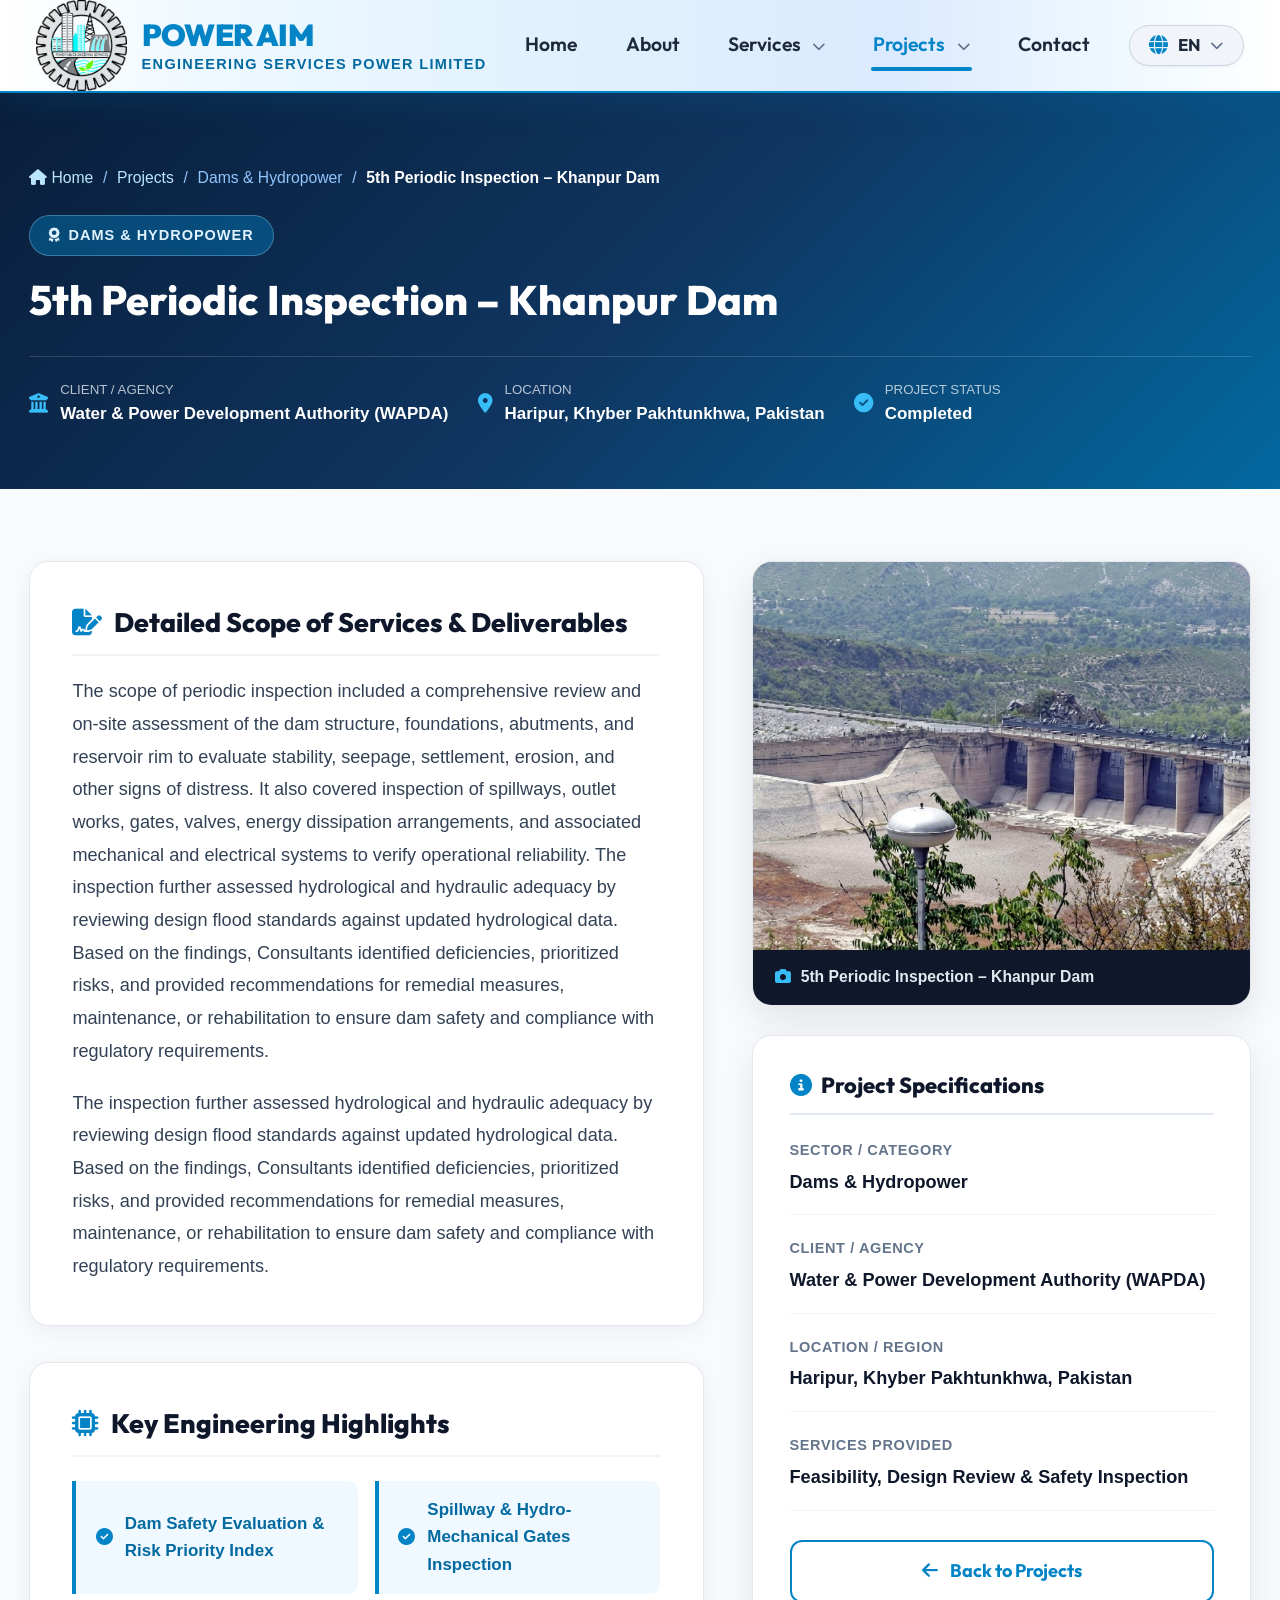
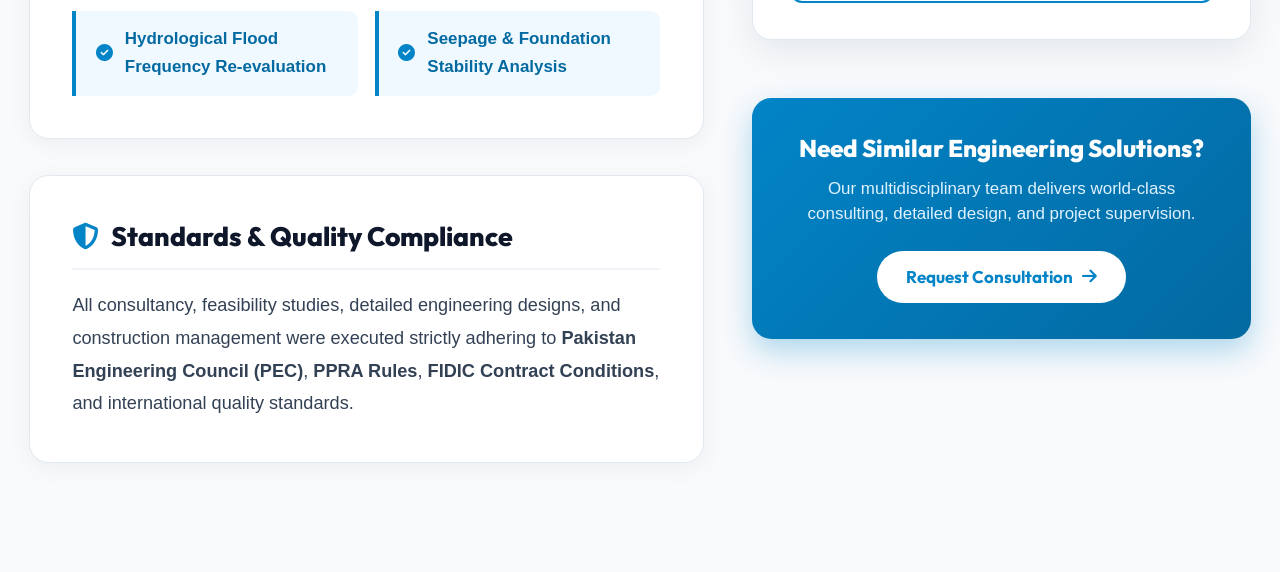
<file: projects/detail.html>
<!DOCTYPE html>
<html lang="en-US">
<head>
<meta charset="UTF-8">
<meta name="viewport" content="width=device-width, initial-scale=1">
	<link rel="profile" href="https://gmpg.org/xfn/11"> 
	<title id="pageTitle">Project Details - Power Aim</title>
<meta name='robots' content='max-image-preview:large' />
<link rel='dns-prefetch' href='//fonts.googleapis.com' />
<link rel='dns-prefetch' href='//cdnjs.cloudflare.com' />
<link rel="alternate" type="application/rss+xml" title=" &raquo; Feed" href="http://poweraims.local/feed/" />
<link rel="alternate" type="application/rss+xml" title=" &raquo; Comments Feed" href="http://poweraims.local/comments/feed/" />
<link rel="alternate" title="oEmbed (JSON)" type="application/json+oembed" href="http://poweraims.local/wp-json/oembed/1.0/embed?url=http%3A%2F%2Fpoweraims.local%2Fprojects%2F" />
<link rel="alternate" title="oEmbed (XML)" type="text/xml+oembed" href="http://poweraims.local/wp-json/oembed/1.0/embed?url=http%3A%2F%2Fpoweraims.local%2Fprojects%2F&#038;format=xml" />
<style id="wp-img-auto-sizes-contain-inline-css">
img:is([sizes=auto i],[sizes^="auto," i]){contain-intrinsic-size:3000px 1500px}
/*# sourceURL=wp-img-auto-sizes-contain-inline-css */
</style>
<link rel='stylesheet' id='astra-theme-css-css' href='../wp-content/themes/astra/assets/css/minified/main.min.css' media='all' />
<style id="astra-theme-css-inline-css">
:root{--ast-post-nav-space:0;--ast-container-default-xlg-padding:2.5em;--ast-container-default-lg-padding:2.5em;--ast-container-default-slg-padding:2em;--ast-container-default-md-padding:2.5em;--ast-container-default-sm-padding:2.5em;--ast-container-default-xs-padding:2.4em;--ast-container-default-xxs-padding:1.8em;--ast-code-block-background:#ECEFF3;--ast-comment-inputs-background:#F9FAFB;--ast-normal-container-width:1320px;--ast-narrow-container-width:750px;--ast-blog-title-font-weight:600;--ast-blog-meta-weight:600;--ast-global-color-primary:var(--ast-global-color-4);--ast-global-color-secondary:var(--ast-global-color-5);--ast-global-color-alternate-background:var(--ast-global-color-6);--ast-global-color-subtle-background:var(--ast-global-color-7);--ast-bg-style-guide:var( --ast-global-color-secondary,var(--ast-global-color-5) );--ast-shadow-style-guide:0px 0px 4px 0 #00000057;--ast-global-dark-bg-style:#fff;--ast-global-dark-lfs:#fbfbfb;--ast-widget-bg-color:#fafafa;--ast-wc-container-head-bg-color:#fbfbfb;--ast-title-layout-bg:#eeeeee;--ast-search-border-color:#e7e7e7;--ast-lifter-hover-bg:#e6e6e6;--ast-gallery-block-color:#000;--srfm-color-input-label:var(--ast-global-color-2);}html{font-size:100%;}a{color:var(--ast-global-color-0);}a:hover,a:focus{color:var(--ast-global-color-1);}body,button,input,select,textarea,.ast-button,.ast-custom-button{font-family:-apple-system,BlinkMacSystemFont,Segoe UI,Roboto,Oxygen-Sans,Ubuntu,Cantarell,Helvetica Neue,sans-serif;font-weight:400;font-size:16px;font-size:1rem;line-height:var(--ast-body-line-height,1.65);}blockquote{color:var(--ast-global-color-3);}h1,h2,h3,h4,h5,h6,.entry-content :where(h1,h2,h3,h4,h5,h6),.site-title,.site-title a{font-weight:600;}.ast-site-identity .site-title a{color:var(--ast-global-color-2);}.site-title{font-size:46px;font-size:2.875rem;display:block;}header .custom-logo-link img{max-width:189px;width:189px;}.astra-logo-svg{width:189px;}.site-header .site-description{font-size:15px;font-size:0.9375rem;display:none;}.entry-title{font-size:20px;font-size:1.25rem;}.ast-blog-single-element.ast-taxonomy-container a{font-size:14px;font-size:0.875rem;}.ast-blog-meta-container{font-size:13px;font-size:0.8125rem;}.archive .ast-article-post .ast-article-inner,.blog .ast-article-post .ast-article-inner,.archive .ast-article-post .ast-article-inner:hover,.blog .ast-article-post .ast-article-inner:hover{border-top-left-radius:6px;border-top-right-radius:6px;border-bottom-right-radius:6px;border-bottom-left-radius:6px;overflow:hidden;}h1,.entry-content :where(h1){font-size:54px;font-size:3.375rem;font-weight:600;line-height:1.4em;}h2,.entry-content :where(h2){font-size:30px;font-size:1.875rem;font-weight:600;line-height:1.3em;}h3,.entry-content :where(h3){font-size:24px;font-size:1.5rem;font-weight:600;line-height:1.3em;}h4,.entry-content :where(h4){font-size:20px;font-size:1.25rem;line-height:1.2em;font-weight:600;}h5,.entry-content :where(h5){font-size:18px;font-size:1.125rem;line-height:1.2em;font-weight:600;}h6,.entry-content :where(h6){font-size:16px;font-size:1rem;line-height:1.25em;font-weight:600;}::selection{background-color:#1167e9;color:#ffffff;}body,h1,h2,h3,h4,h5,h6,.entry-title a,.entry-content :where(h1,h2,h3,h4,h5,h6){color:var(--ast-global-color-3);}.tagcloud a:hover,.tagcloud a:focus,.tagcloud a.current-item{color:#ffffff;border-color:var(--ast-global-color-0);background-color:var(--ast-global-color-0);}input:focus,input[type="text"]:focus,input[type="email"]:focus,input[type="url"]:focus,input[type="password"]:focus,input[type="reset"]:focus,input[type="search"]:focus,textarea:focus{border-color:var(--ast-global-color-0);}input[type="radio"]:checked,input[type=reset],input[type="checkbox"]:checked,input[type="checkbox"]:hover:checked,input[type="checkbox"]:focus:checked,input[type=range]::-webkit-slider-thumb{border-color:var(--ast-global-color-0);background-color:var(--ast-global-color-0);box-shadow:none;}.site-footer a:hover + .post-count,.site-footer a:focus + .post-count{background:var(--ast-global-color-0);border-color:var(--ast-global-color-0);}.single .nav-links .nav-previous,.single .nav-links .nav-next{color:var(--ast-global-color-0);}.entry-meta,.entry-meta *{line-height:1.45;color:var(--ast-global-color-0);font-weight:600;}.entry-meta a:not(.ast-button):hover,.entry-meta a:not(.ast-button):hover *,.entry-meta a:not(.ast-button):focus,.entry-meta a:not(.ast-button):focus *,.page-links > .page-link,.page-links .page-link:hover,.post-navigation a:hover{color:var(--ast-global-color-1);}#cat option,.secondary .calendar_wrap thead a,.secondary .calendar_wrap thead a:visited{color:var(--ast-global-color-0);}.secondary .calendar_wrap #today,.ast-progress-val span{background:var(--ast-global-color-0);}.secondary a:hover + .post-count,.secondary a:focus + .post-count{background:var(--ast-global-color-0);border-color:var(--ast-global-color-0);}.calendar_wrap #today > a{color:#ffffff;}.page-links .page-link,.single .post-navigation a{color:var(--ast-global-color-3);}.ast-search-menu-icon .search-form button.search-submit{padding:0 4px;}.ast-search-menu-icon form.search-form{padding-right:0;}.ast-header-search .ast-search-menu-icon.ast-dropdown-active .search-form,.ast-header-search .ast-search-menu-icon.ast-dropdown-active .search-field:focus{transition:all 0.2s;}.search-form input.search-field:focus{outline:none;}.ast-mobile-header-content .ast-builder-layout-element:not(.ast-builder-menu):not(.ast-header-divider-element),.ast-mobile-popup-content .ast-builder-layout-element:not(.ast-builder-menu):not(.ast-header-divider-element){padding:15px 20px;}.ast-search-menu-icon .search-form button.search-submit:focus,.ast-theme-transparent-header .ast-header-search .ast-dropdown-active .ast-icon,.ast-theme-transparent-header .ast-inline-search .search-field:focus .ast-icon{color:var(--ast-global-color-1);}.ast-desktop .ast-header-search .slide-search .search-form{border:2px solid var(--ast-global-color-0);}.ast-header-search .slide-search .search-field{background-color:var(--ast-global-dark-bg-style);}.ast-archive-title{color:var(--ast-global-color-2);}.widget-title{font-size:22px;font-size:1.375rem;color:var(--ast-global-color-2);}.ast-single-post .entry-content a,.ast-comment-content a:not(.ast-comment-edit-reply-wrap a){text-decoration:underline;}.ast-single-post .elementor-widget-button .elementor-button,.ast-single-post .entry-content .uagb-tab a,.ast-single-post .entry-content .uagb-ifb-cta a,.ast-single-post .entry-content .uabb-module-content a,.ast-single-post .entry-content .uagb-post-grid a,.ast-single-post .entry-content .uagb-timeline a,.ast-single-post .entry-content .uagb-toc__wrap a,.ast-single-post .entry-content .uagb-taxomony-box a,.entry-content .wp-block-latest-posts > li > a,.ast-single-post .entry-content .wp-block-file__button,a.ast-post-filter-single,.ast-single-post .ast-comment-content .comment-reply-link,.ast-single-post .ast-comment-content .comment-edit-link{text-decoration:none;}.ast-search-menu-icon.slide-search a:focus-visible:focus-visible,.astra-search-icon:focus-visible,#close:focus-visible,a:focus-visible,.ast-menu-toggle:focus-visible,.site .skip-link:focus-visible,.wp-block-loginout input:focus-visible,.wp-block-search.wp-block-search__button-inside .wp-block-search__inside-wrapper,.ast-header-navigation-arrow:focus-visible,.ast-orders-table__row .ast-orders-table__cell:focus-visible,a#ast-apply-coupon:focus-visible,#ast-apply-coupon:focus-visible,#close:focus-visible,.button.search-submit:focus-visible,#search_submit:focus,.normal-search:focus-visible,.ast-header-account-wrap:focus-visible,.astra-cart-drawer-close:focus,.ast-single-variation:focus,.ast-button:focus,.ast-builder-button-wrap:has(.ast-custom-button-link:focus),.ast-builder-button-wrap .ast-custom-button-link:focus{outline-style:dotted;outline-color:inherit;outline-width:thin;}input:focus,input[type="text"]:focus,input[type="email"]:focus,input[type="url"]:focus,input[type="password"]:focus,input[type="reset"]:focus,input[type="search"]:focus,input[type="number"]:focus,textarea:focus,.wp-block-search__input:focus,[data-section="section-header-mobile-trigger"] .ast-button-wrap .ast-mobile-menu-trigger-minimal:focus,.ast-mobile-popup-drawer.active .menu-toggle-close:focus,#ast-scroll-top:focus,#coupon_code:focus,#ast-coupon-code:focus{border-style:dotted;border-color:inherit;border-width:thin;}input{outline:none;}.ast-logo-title-inline .site-logo-img{padding-right:1em;}.site-logo-img img{ transition:all 0.2s linear;}.site-logo-img .transparent-custom-logo img,.ast-theme-transparent-header .site-logo-img img{filter:url(#ast-img-color-filter-2);}body .ast-oembed-container *{position:absolute;top:0;width:100%;height:100%;left:0;}body .wp-block-embed-pocket-casts .ast-oembed-container *{position:unset;}.ast-single-post-featured-section + article {margin-top: 2em;}.site-content .ast-single-post-featured-section img {width: 100%;overflow: hidden;object-fit: cover;}.ast-separate-container .site-content .ast-single-post-featured-section + article {margin-top: -80px;z-index: 9;position: relative;border-radius: 4px;}@media (min-width: 922px) {.ast-no-sidebar .site-content .ast-article-image-container--wide {margin-left: -120px;margin-right: -120px;max-width: unset;width: unset;}.ast-left-sidebar .site-content .ast-article-image-container--wide,.ast-right-sidebar .site-content .ast-article-image-container--wide {margin-left: -10px;margin-right: -10px;}.site-content .ast-article-image-container--full {margin-left: calc( -50vw + 50%);margin-right: calc( -50vw + 50%);max-width: 100vw;width: 100vw;}.ast-left-sidebar .site-content .ast-article-image-container--full,.ast-right-sidebar .site-content .ast-article-image-container--full {margin-left: -10px;margin-right: -10px;max-width: inherit;width: auto;}}.site > .ast-single-related-posts-container {margin-top: 0;}@media (min-width: 922px) {.ast-desktop .ast-container--narrow {max-width: var(--ast-narrow-container-width);margin: 0 auto;}}input[type="text"],input[type="number"],input[type="email"],input[type="url"],input[type="password"],input[type="search"],input[type=reset],input[type=tel],input[type=date],select,textarea{font-size:16px;font-style:normal;font-weight:400;line-height:24px;width:100%;padding:12px 16px;border-radius:4px;box-shadow:0px 1px 2px 0px rgba(0,0,0,0.05);color:var(--ast-form-input-text,#475569);}input[type="text"],input[type="number"],input[type="email"],input[type="url"],input[type="password"],input[type="search"],input[type=reset],input[type=tel],input[type=date],select{height:40px;}input[type="date"]{border-width:1px;border-style:solid;border-color:var(--ast-border-color);background:var( --ast-global-color-secondary,var(--ast-global-color-5) );}input[type="text"]:focus,input[type="number"]:focus,input[type="email"]:focus,input[type="url"]:focus,input[type="password"]:focus,input[type="search"]:focus,input[type=reset]:focus,input[type="tel"]:focus,input[type="date"]:focus,select:focus,textarea:focus{border-color:#046BD2;box-shadow:none;outline:none;color:var(--ast-form-input-focus-text,#475569);}label,legend{color:var(--ast-global-color-2,#111827 );font-size:14px;font-style:normal;font-weight:500;line-height:20px;}select{padding:6px 10px;}fieldset{padding:30px;border-radius:4px;}button,.ast-button,.button,input[type="button"],input[type="reset"],input[type="submit"],a:where(.wp-block-button__link){border-radius:4px;box-shadow:0px 1px 2px 0px rgba(0,0,0,0.05);}:root{--ast-comment-inputs-background:#FFF;}::placeholder{color:var(--ast-form-field-color,#9CA3AF);}::-ms-input-placeholder{color:var(--ast-form-field-color,#9CA3AF);}@media (max-width:921.99px){#ast-desktop-header{display:none;}}@media (min-width:922px){#ast-mobile-header{display:none;}}.wp-block-buttons.aligncenter{justify-content:center;}@media (max-width:921px){.ast-theme-transparent-header #primary,.ast-theme-transparent-header #secondary{padding:0;}}@media (max-width:921px){.ast-plain-container.ast-no-sidebar #primary{padding:0;}}.ast-plain-container.ast-no-sidebar #primary{margin-top:0;margin-bottom:0;}@media (min-width:1200px){.ast-plain-container.ast-no-sidebar #primary{margin-top:60px;margin-bottom:60px;}}.wp-block-button.is-style-outline .wp-block-button__link{border-color:var(--ast-global-color-0);}div.wp-block-button.is-style-outline > .wp-block-button__link:not(.has-text-color),div.wp-block-button.wp-block-button__link.is-style-outline:not(.has-text-color){color:var(--ast-global-color-0);}.wp-block-button.is-style-outline .wp-block-button__link:hover,.wp-block-buttons .wp-block-button.is-style-outline .wp-block-button__link:focus,.wp-block-buttons .wp-block-button.is-style-outline > .wp-block-button__link:not(.has-text-color):hover,.wp-block-buttons .wp-block-button.wp-block-button__link.is-style-outline:not(.has-text-color):hover{color:#ffffff;background-color:var(--ast-global-color-1);border-color:var(--ast-global-color-1);}.post-page-numbers.current .page-link,.ast-pagination .page-numbers.current{color:#ffffff;border-color:#1167e9;background-color:#1167e9;}.wp-block-buttons .wp-block-button.is-style-outline .wp-block-button__link.wp-element-button,.ast-outline-button,.wp-block-uagb-buttons-child .uagb-buttons-repeater.ast-outline-button{border-color:var(--ast-global-color-0);border-top-width:2px;border-right-width:2px;border-bottom-width:2px;border-left-width:2px;font-family:inherit;font-weight:500;font-size:16px;font-size:1rem;line-height:1em;padding-top:13px;padding-right:30px;padding-bottom:13px;padding-left:30px;}.wp-block-buttons .wp-block-button.is-style-outline > .wp-block-button__link:not(.has-text-color),.wp-block-buttons .wp-block-button.wp-block-button__link.is-style-outline:not(.has-text-color),.ast-outline-button{color:var(--ast-global-color-0);}.wp-block-button.is-style-outline .wp-block-button__link:hover,.wp-block-buttons .wp-block-button.is-style-outline .wp-block-button__link:focus,.wp-block-buttons .wp-block-button.is-style-outline > .wp-block-button__link:not(.has-text-color):hover,.wp-block-buttons .wp-block-button.wp-block-button__link.is-style-outline:not(.has-text-color):hover,.ast-outline-button:hover,.ast-outline-button:focus,.wp-block-uagb-buttons-child .uagb-buttons-repeater.ast-outline-button:hover,.wp-block-uagb-buttons-child .uagb-buttons-repeater.ast-outline-button:focus{color:#ffffff;background-color:var(--ast-global-color-1);border-color:var(--ast-global-color-1);}.ast-single-post .entry-content a.ast-outline-button,.ast-single-post .entry-content .is-style-outline>.wp-block-button__link{text-decoration:none;}.wp-block-button .wp-block-button__link.wp-element-button.is-style-outline:not(.has-background),.wp-block-button.is-style-outline>.wp-block-button__link.wp-element-button:not(.has-background),.ast-outline-button{background-color:transparent;}.uagb-buttons-repeater.ast-outline-button{border-radius:9999px;}@media (max-width:921px){.wp-block-buttons .wp-block-button.is-style-outline .wp-block-button__link.wp-element-button,.ast-outline-button,.wp-block-uagb-buttons-child .uagb-buttons-repeater.ast-outline-button{padding-top:12px;padding-right:28px;padding-bottom:12px;padding-left:28px;}}@media (max-width:544px){.wp-block-buttons .wp-block-button.is-style-outline .wp-block-button__link.wp-element-button,.ast-outline-button,.wp-block-uagb-buttons-child .uagb-buttons-repeater.ast-outline-button{padding-top:10px;padding-right:24px;padding-bottom:10px;padding-left:24px;}}.entry-content[data-ast-blocks-layout] > figure{margin-bottom:1em;}h1.widget-title{font-weight:600;}h2.widget-title{font-weight:600;}h3.widget-title{font-weight:600;}#page{display:flex;flex-direction:column;min-height:100vh;}.ast-404-layout-1 h1.page-title{color:var(--ast-global-color-2);}.single .post-navigation a{line-height:1em;height:inherit;}.error-404 .page-sub-title{font-size:1.5rem;font-weight:inherit;}.search .site-content .content-area .search-form{margin-bottom:0;}#page .site-content{flex-grow:1;}.widget{margin-bottom:1.25em;}#secondary li{line-height:1.5em;}#secondary .wp-block-group h2{margin-bottom:0.7em;}#secondary h2{font-size:1.7rem;}.ast-separate-container .ast-article-post,.ast-separate-container .ast-article-single,.ast-separate-container .comment-respond{padding:3em;}.ast-separate-container .ast-article-single .ast-article-single{padding:0;}.ast-article-single .wp-block-post-template-is-layout-grid{padding-left:0;}.ast-separate-container .comments-title,.ast-narrow-container .comments-title{padding:1.5em 2em;}.ast-page-builder-template .comment-form-textarea,.ast-comment-formwrap .ast-grid-common-col{padding:0;}.ast-comment-formwrap{padding:0;display:inline-flex;column-gap:20px;width:100%;margin-left:0;margin-right:0;}.comments-area textarea#comment:focus,.comments-area textarea#comment:active,.comments-area .ast-comment-formwrap input[type="text"]:focus,.comments-area .ast-comment-formwrap input[type="text"]:active {box-shadow:none;outline:none;}.archive.ast-page-builder-template .entry-header{margin-top:2em;}.ast-page-builder-template .ast-comment-formwrap{width:100%;}.entry-title{margin-bottom:0.6em;}.ast-archive-description p{font-size:inherit;font-weight:inherit;line-height:inherit;}.ast-separate-container .ast-comment-list li.depth-1,.hentry{margin-bottom:1.5em;}.site-content section.ast-archive-description{margin-bottom:2em;}@media (min-width:921px){.ast-left-sidebar.ast-page-builder-template #secondary,.archive.ast-right-sidebar.ast-page-builder-template .site-main{padding-left:20px;padding-right:20px;}}@media (max-width:544px){.ast-comment-formwrap.ast-row{column-gap:10px;display:inline-block;}#ast-commentform .ast-grid-common-col{position:relative;width:100%;}}@media (min-width:1201px){.ast-separate-container .ast-article-post,.ast-separate-container .ast-article-single,.ast-separate-container .ast-author-box,.ast-separate-container .ast-404-layout-1,.ast-separate-container .no-results{padding:3em;}}@media (max-width:921px){.ast-left-sidebar #content > .ast-container{display:flex;flex-direction:column-reverse;width:100%;}}@media (min-width:922px){.ast-separate-container.ast-right-sidebar #primary,.ast-separate-container.ast-left-sidebar #primary{border:0;}.search-no-results.ast-separate-container #primary{margin-bottom:4em;}}.wp-block-button .wp-block-button__link{color:#ffffff;}.wp-block-button .wp-block-button__link:hover,.wp-block-button .wp-block-button__link:focus{color:#ffffff;background-color:var(--ast-global-color-1);border-color:var(--ast-global-color-1);}.elementor-widget-heading h1.elementor-heading-title{line-height:1.4em;}.elementor-widget-heading h2.elementor-heading-title{line-height:1.3em;}.elementor-widget-heading h3.elementor-heading-title{line-height:1.3em;}.elementor-widget-heading h4.elementor-heading-title{line-height:1.2em;}.elementor-widget-heading h5.elementor-heading-title{line-height:1.2em;}.elementor-widget-heading h6.elementor-heading-title{line-height:1.25em;}.wp-block-button .wp-block-button__link,.wp-block-search .wp-block-search__button,body .wp-block-file .wp-block-file__button{border-color:var(--ast-global-color-0);background-color:var(--ast-global-color-0);color:#ffffff;font-family:inherit;font-weight:500;line-height:1em;font-size:16px;font-size:1rem;padding-top:15px;padding-right:30px;padding-bottom:15px;padding-left:30px;}.ast-single-post .entry-content .wp-block-button .wp-block-button__link,.ast-single-post .entry-content .wp-block-search .wp-block-search__button,body .entry-content .wp-block-file .wp-block-file__button{text-decoration:none;}@media (max-width:921px){.wp-block-button .wp-block-button__link,.wp-block-search .wp-block-search__button,body .wp-block-file .wp-block-file__button{padding-top:14px;padding-right:28px;padding-bottom:14px;padding-left:28px;}}@media (max-width:544px){.wp-block-button .wp-block-button__link,.wp-block-search .wp-block-search__button,body .wp-block-file .wp-block-file__button{padding-top:12px;padding-right:24px;padding-bottom:12px;padding-left:24px;}}.menu-toggle,button,.ast-button,.ast-custom-button,.button,input#submit,input[type="button"],input[type="submit"],input[type="reset"],#comments .submit,.search .search-submit,form[CLASS*="wp-block-search__"].wp-block-search .wp-block-search__inside-wrapper .wp-block-search__button,body .wp-block-file .wp-block-file__button,.search .search-submit{border-style:solid;border-top-width:0;border-right-width:0;border-left-width:0;border-bottom-width:0;color:#ffffff;border-color:var(--ast-global-color-0);background-color:var(--ast-global-color-0);padding-top:15px;padding-right:30px;padding-bottom:15px;padding-left:30px;font-family:inherit;font-weight:500;font-size:16px;font-size:1rem;line-height:1em;}button:focus,.menu-toggle:hover,button:hover,.ast-button:hover,.ast-custom-button:hover .button:hover,.ast-custom-button:hover ,input[type=reset]:hover,input[type=reset]:focus,input#submit:hover,input#submit:focus,input[type="button"]:hover,input[type="button"]:focus,input[type="submit"]:hover,input[type="submit"]:focus,form[CLASS*="wp-block-search__"].wp-block-search .wp-block-search__inside-wrapper .wp-block-search__button:hover,form[CLASS*="wp-block-search__"].wp-block-search .wp-block-search__inside-wrapper .wp-block-search__button:focus,body .wp-block-file .wp-block-file__button:hover,body .wp-block-file .wp-block-file__button:focus{color:#ffffff;background-color:var(--ast-global-color-1);border-color:var(--ast-global-color-1);}form[CLASS*="wp-block-search__"].wp-block-search .wp-block-search__inside-wrapper .wp-block-search__button.has-icon{padding-top:calc(15px - 3px);padding-right:calc(30px - 3px);padding-bottom:calc(15px - 3px);padding-left:calc(30px - 3px);}@media (max-width:921px){.menu-toggle,button,.ast-button,.ast-custom-button,.button,input#submit,input[type="button"],input[type="submit"],input[type="reset"],#comments .submit,.search .search-submit,form[CLASS*="wp-block-search__"].wp-block-search .wp-block-search__inside-wrapper .wp-block-search__button,body .wp-block-file .wp-block-file__button,.search .search-submit{padding-top:14px;padding-right:28px;padding-bottom:14px;padding-left:28px;}}@media (max-width:544px){.menu-toggle,button,.ast-button,.ast-custom-button,.button,input#submit,input[type="button"],input[type="submit"],input[type="reset"],#comments .submit,.search .search-submit,form[CLASS*="wp-block-search__"].wp-block-search .wp-block-search__inside-wrapper .wp-block-search__button,body .wp-block-file .wp-block-file__button,.search .search-submit{padding-top:12px;padding-right:24px;padding-bottom:12px;padding-left:24px;}}@media (max-width:921px){.ast-mobile-header-stack .main-header-bar .ast-search-menu-icon{display:inline-block;}.ast-header-break-point.ast-header-custom-item-outside .ast-mobile-header-stack .main-header-bar .ast-search-icon{margin:0;}.ast-comment-avatar-wrap img{max-width:2.5em;}.ast-comment-meta{padding:0 1.8888em 1.3333em;}}@media (min-width:544px){.ast-container{max-width:100%;}}@media (max-width:544px){.ast-separate-container .ast-article-post,.ast-separate-container .ast-article-single,.ast-separate-container .comments-title,.ast-separate-container .ast-archive-description{padding:1.5em 1em;}.ast-separate-container #content .ast-container{padding-left:0.54em;padding-right:0.54em;}.ast-separate-container .ast-comment-list .bypostauthor{padding:.5em;}.ast-search-menu-icon.ast-dropdown-active .search-field{width:170px;}} #ast-mobile-header .ast-site-header-cart-li a{pointer-events:none;}.ast-separate-container{background-color:var(--ast-global-color-5);background-image:none;}@media (max-width:921px){.site-title{display:block;}.site-header .site-description{display:none;}h1,.entry-content :where(h1){font-size:30px;font-size:1.875rem;}h2,.entry-content :where(h2){font-size:25px;font-size:1.5625rem;}h3,.entry-content :where(h3){font-size:20px;font-size:1.25rem;}}@media (max-width:544px){.site-title{display:block;}.site-header .site-description{display:none;}h1,.entry-content :where(h1){font-size:30px;font-size:1.875rem;}h2,.entry-content :where(h2){font-size:25px;font-size:1.5625rem;}h3,.entry-content :where(h3){font-size:20px;font-size:1.25rem;}}@media (max-width:921px){html{font-size:91.2%;}}@media (max-width:544px){html{font-size:91.2%;}}@media (min-width:922px){.ast-container{max-width:1360px;}}@media (min-width:922px){.site-content .ast-container{display:flex;}}@media (max-width:921px){.site-content .ast-container{flex-direction:column;}}.entry-content :where(h1,h2,h3,h4,h5,h6){clear:none;}@media (min-width:922px){.main-header-menu .sub-menu .menu-item.ast-left-align-sub-menu:hover > .sub-menu,.main-header-menu .sub-menu .menu-item.ast-left-align-sub-menu.focus > .sub-menu{margin-left:-0px;}}.entry-content li > p{margin-bottom:0;}.site .comments-area{padding-bottom:2em;margin-top:2em;}.wp-block-file {display: flex;align-items: center;flex-wrap: wrap;justify-content: space-between;}.wp-block-pullquote {border: none;}.wp-block-pullquote blockquote::before {content: "\201D";font-family: "Helvetica",sans-serif;display: flex;transform: rotate( 180deg );font-size: 6rem;font-style: normal;line-height: 1;font-weight: bold;align-items: center;justify-content: center;}.has-text-align-right > blockquote::before {justify-content: flex-start;}.has-text-align-left > blockquote::before {justify-content: flex-end;}figure.wp-block-pullquote.is-style-solid-color blockquote {max-width: 100%;text-align: inherit;}:root {--wp--custom--ast-default-block-top-padding: 3em;--wp--custom--ast-default-block-right-padding: 3em;--wp--custom--ast-default-block-bottom-padding: 3em;--wp--custom--ast-default-block-left-padding: 3em;--wp--custom--ast-container-width: 1320px;--wp--custom--ast-content-width-size: 1320px;--wp--custom--ast-wide-width-size: calc(1320px + var(--wp--custom--ast-default-block-left-padding) + var(--wp--custom--ast-default-block-right-padding));}.ast-narrow-container {--wp--custom--ast-content-width-size: 750px;--wp--custom--ast-wide-width-size: 750px;}@media(max-width: 921px) {:root {--wp--custom--ast-default-block-top-padding: 3em;--wp--custom--ast-default-block-right-padding: 2em;--wp--custom--ast-default-block-bottom-padding: 3em;--wp--custom--ast-default-block-left-padding: 2em;}}@media(max-width: 544px) {:root {--wp--custom--ast-default-block-top-padding: 3em;--wp--custom--ast-default-block-right-padding: 1.5em;--wp--custom--ast-default-block-bottom-padding: 3em;--wp--custom--ast-default-block-left-padding: 1.5em;}}.entry-content > .wp-block-group,.entry-content > .wp-block-cover,.entry-content > .wp-block-columns {padding-top: var(--wp--custom--ast-default-block-top-padding);padding-right: var(--wp--custom--ast-default-block-right-padding);padding-bottom: var(--wp--custom--ast-default-block-bottom-padding);padding-left: var(--wp--custom--ast-default-block-left-padding);}.ast-plain-container.ast-no-sidebar .entry-content > .alignfull,.ast-page-builder-template .ast-no-sidebar .entry-content > .alignfull {margin-left: calc( -50vw + 50%);margin-right: calc( -50vw + 50%);max-width: 100vw;width: 100vw;}.ast-plain-container.ast-no-sidebar .entry-content .alignfull .alignfull,.ast-page-builder-template.ast-no-sidebar .entry-content .alignfull .alignfull,.ast-plain-container.ast-no-sidebar .entry-content .alignfull .alignwide,.ast-page-builder-template.ast-no-sidebar .entry-content .alignfull .alignwide,.ast-plain-container.ast-no-sidebar .entry-content .alignwide .alignfull,.ast-page-builder-template.ast-no-sidebar .entry-content .alignwide .alignfull,.ast-plain-container.ast-no-sidebar .entry-content .alignwide .alignwide,.ast-page-builder-template.ast-no-sidebar .entry-content .alignwide .alignwide,.ast-plain-container.ast-no-sidebar .entry-content .wp-block-column .alignfull,.ast-page-builder-template.ast-no-sidebar .entry-content .wp-block-column .alignfull,.ast-plain-container.ast-no-sidebar .entry-content .wp-block-column .alignwide,.ast-page-builder-template.ast-no-sidebar .entry-content .wp-block-column .alignwide {margin-left: auto;margin-right: auto;width: 100%;}[data-ast-blocks-layout] .wp-block-separator:not(.is-style-dots) {height: 0;}[data-ast-blocks-layout] .wp-block-separator {margin: 20px auto;}[data-ast-blocks-layout] .wp-block-separator:not(.is-style-wide):not(.is-style-dots) {max-width: 100px;}[data-ast-blocks-layout] .wp-block-separator.has-background {padding: 0;}.entry-content[data-ast-blocks-layout] > * {max-width: var(--wp--custom--ast-content-width-size);margin-left: auto;margin-right: auto;}.entry-content[data-ast-blocks-layout] > .alignwide {max-width: var(--wp--custom--ast-wide-width-size);}.entry-content[data-ast-blocks-layout] .alignfull {max-width: none;}.entry-content .wp-block-columns {margin-bottom: 0;}blockquote {margin: 1.5em;border-color: rgba(0,0,0,0.05);}.wp-block-quote:not(.has-text-align-right):not(.has-text-align-center) {border-left: 5px solid rgba(0,0,0,0.05);}.has-text-align-right > blockquote,blockquote.has-text-align-right {border-right: 5px solid rgba(0,0,0,0.05);}.has-text-align-left > blockquote,blockquote.has-text-align-left {border-left: 5px solid rgba(0,0,0,0.05);}.wp-block-site-tagline,.wp-block-latest-posts .read-more {margin-top: 15px;}.wp-block-loginout p label {display: block;}.wp-block-loginout p:not(.login-remember):not(.login-submit) input {width: 100%;}.wp-block-loginout input:focus {border-color: transparent;}.wp-block-loginout input:focus {outline: thin dotted;}.entry-content .wp-block-media-text .wp-block-media-text__content {padding: 0 0 0 8%;}.entry-content .wp-block-media-text.has-media-on-the-right .wp-block-media-text__content {padding: 0 8% 0 0;}.entry-content .wp-block-media-text.has-background .wp-block-media-text__content {padding: 8%;}.entry-content .wp-block-cover:not([class*="background-color"]):not(.has-text-color.has-link-color) .wp-block-cover__inner-container,.entry-content .wp-block-cover:not([class*="background-color"]) .wp-block-cover-image-text,.entry-content .wp-block-cover:not([class*="background-color"]) .wp-block-cover-text,.entry-content .wp-block-cover-image:not([class*="background-color"]) .wp-block-cover__inner-container,.entry-content .wp-block-cover-image:not([class*="background-color"]) .wp-block-cover-image-text,.entry-content .wp-block-cover-image:not([class*="background-color"]) .wp-block-cover-text {color: var(--ast-global-color-primary,var(--ast-global-color-5));}.wp-block-loginout .login-remember input {width: 1.1rem;height: 1.1rem;margin: 0 5px 4px 0;vertical-align: middle;}.wp-block-latest-posts > li > *:first-child,.wp-block-latest-posts:not(.is-grid) > li:first-child {margin-top: 0;}.entry-content > .wp-block-buttons,.entry-content > .wp-block-uagb-buttons {margin-bottom: 1.5em;}.wp-block-search__inside-wrapper .wp-block-search__input {padding: 0 10px;color: var(--ast-global-color-3);background: var(--ast-global-color-primary,var(--ast-global-color-5));border-color: var(--ast-border-color);}.wp-block-latest-posts .read-more {margin-bottom: 1.5em;}.wp-block-search__no-button .wp-block-search__inside-wrapper .wp-block-search__input {padding-top: 5px;padding-bottom: 5px;}.wp-block-latest-posts .wp-block-latest-posts__post-date,.wp-block-latest-posts .wp-block-latest-posts__post-author {font-size: 1rem;}.wp-block-latest-posts > li > *,.wp-block-latest-posts:not(.is-grid) > li {margin-top: 12px;margin-bottom: 12px;}.ast-page-builder-template .entry-content[data-ast-blocks-layout] > .alignwide:where(:not(.uagb-is-root-container):not(.spectra-is-root-container)) > * {max-width: var(--wp--custom--ast-wide-width-size);}.ast-page-builder-template .entry-content[data-ast-blocks-layout] > .inherit-container-width > *,.ast-page-builder-template .entry-content[data-ast-blocks-layout] > *:not(.wp-block-group):where(:not(.uagb-is-root-container):not(.spectra-is-root-container)) > *,.entry-content[data-ast-blocks-layout] > .wp-block-cover .wp-block-cover__inner-container {max-width: none ;margin-left: auto;margin-right: auto;}.ast-page-builder-template .entry-content[data-ast-blocks-layout] > *,.ast-page-builder-template .entry-content[data-ast-blocks-layout] > .alignfull:where(:not(.wp-block-group):not(.uagb-is-root-container):not(.spectra-is-root-container)) > * {max-width: none;}.entry-content[data-ast-blocks-layout] .wp-block-cover:not(.alignleft):not(.alignright) {width: auto;}@media(max-width: 1200px) {.ast-separate-container .entry-content > .alignfull,.ast-separate-container .entry-content[data-ast-blocks-layout] > .alignwide,.ast-plain-container .entry-content[data-ast-blocks-layout] > .alignwide,.ast-plain-container .entry-content .alignfull {margin-left: calc(-1 * min(var(--ast-container-default-xlg-padding),20px)) ;margin-right: calc(-1 * min(var(--ast-container-default-xlg-padding),20px));}}@media(min-width: 1201px) {.ast-separate-container .entry-content > .alignfull {margin-left: calc(-1 * var(--ast-container-default-xlg-padding) );margin-right: calc(-1 * var(--ast-container-default-xlg-padding) );}.ast-separate-container .entry-content[data-ast-blocks-layout] > .alignwide,.ast-plain-container .entry-content[data-ast-blocks-layout] > .alignwide {margin-left: auto;margin-right: auto;}}@media(min-width: 921px) {.ast-separate-container .entry-content .wp-block-group.alignwide:not(.inherit-container-width) > :where(:not(.alignleft):not(.alignright)),.ast-plain-container .entry-content .wp-block-group.alignwide:not(.inherit-container-width) > :where(:not(.alignleft):not(.alignright)) {max-width: calc( var(--wp--custom--ast-content-width-size) + 80px );}.ast-plain-container.ast-right-sidebar .entry-content[data-ast-blocks-layout] .alignfull,.ast-plain-container.ast-left-sidebar .entry-content[data-ast-blocks-layout] .alignfull {margin-left: -60px;margin-right: -60px;}}@media(min-width: 544px) {.entry-content > .alignleft {margin-right: 20px;}.entry-content > .alignright {margin-left: 20px;}}@media (max-width:544px){.wp-block-columns .wp-block-column:not(:last-child){margin-bottom:20px;}.wp-block-latest-posts{margin:0;}}@media( max-width: 600px ) {.entry-content .wp-block-media-text .wp-block-media-text__content,.entry-content .wp-block-media-text.has-media-on-the-right .wp-block-media-text__content {padding: 8% 0 0;}.entry-content .wp-block-media-text.has-background .wp-block-media-text__content {padding: 8%;}}.ast-page-builder-template .entry-header {padding-left: 0;}.ast-narrow-container .site-content .wp-block-uagb-image--align-full .wp-block-uagb-image__figure {max-width: 100%;margin-left: auto;margin-right: auto;}.entry-content ul,.entry-content ol {padding: revert;margin: revert;padding-left: 20px;}.entry-content ul.wc-block-product-template{padding: 0;}:root .has-ast-global-color-0-color{color:var(--ast-global-color-0);}:root .has-ast-global-color-0-background-color{background-color:var(--ast-global-color-0);}:root .wp-block-button .has-ast-global-color-0-color{color:var(--ast-global-color-0);}:root .wp-block-button .has-ast-global-color-0-background-color{background-color:var(--ast-global-color-0);}:root .has-ast-global-color-1-color{color:var(--ast-global-color-1);}:root .has-ast-global-color-1-background-color{background-color:var(--ast-global-color-1);}:root .wp-block-button .has-ast-global-color-1-color{color:var(--ast-global-color-1);}:root .wp-block-button .has-ast-global-color-1-background-color{background-color:var(--ast-global-color-1);}:root .has-ast-global-color-2-color{color:var(--ast-global-color-2);}:root .has-ast-global-color-2-background-color{background-color:var(--ast-global-color-2);}:root .wp-block-button .has-ast-global-color-2-color{color:var(--ast-global-color-2);}:root .wp-block-button .has-ast-global-color-2-background-color{background-color:var(--ast-global-color-2);}:root .has-ast-global-color-3-color{color:var(--ast-global-color-3);}:root .has-ast-global-color-3-background-color{background-color:var(--ast-global-color-3);}:root .wp-block-button .has-ast-global-color-3-color{color:var(--ast-global-color-3);}:root .wp-block-button .has-ast-global-color-3-background-color{background-color:var(--ast-global-color-3);}:root .has-ast-global-color-4-color{color:var(--ast-global-color-4);}:root .has-ast-global-color-4-background-color{background-color:var(--ast-global-color-4);}:root .wp-block-button .has-ast-global-color-4-color{color:var(--ast-global-color-4);}:root .wp-block-button .has-ast-global-color-4-background-color{background-color:var(--ast-global-color-4);}:root .has-ast-global-color-5-color{color:var(--ast-global-color-5);}:root .has-ast-global-color-5-background-color{background-color:var(--ast-global-color-5);}:root .wp-block-button .has-ast-global-color-5-color{color:var(--ast-global-color-5);}:root .wp-block-button .has-ast-global-color-5-background-color{background-color:var(--ast-global-color-5);}:root .has-ast-global-color-6-color{color:var(--ast-global-color-6);}:root .has-ast-global-color-6-background-color{background-color:var(--ast-global-color-6);}:root .wp-block-button .has-ast-global-color-6-color{color:var(--ast-global-color-6);}:root .wp-block-button .has-ast-global-color-6-background-color{background-color:var(--ast-global-color-6);}:root .has-ast-global-color-7-color{color:var(--ast-global-color-7);}:root .has-ast-global-color-7-background-color{background-color:var(--ast-global-color-7);}:root .wp-block-button .has-ast-global-color-7-color{color:var(--ast-global-color-7);}:root .wp-block-button .has-ast-global-color-7-background-color{background-color:var(--ast-global-color-7);}:root .has-ast-global-color-8-color{color:var(--ast-global-color-8);}:root .has-ast-global-color-8-background-color{background-color:var(--ast-global-color-8);}:root .wp-block-button .has-ast-global-color-8-color{color:var(--ast-global-color-8);}:root .wp-block-button .has-ast-global-color-8-background-color{background-color:var(--ast-global-color-8);}:root{--ast-global-color-0:#0067FF;--ast-global-color-1:#0065fe;--ast-global-color-2:#0F172A;--ast-global-color-3:#364151;--ast-global-color-4:#FFFFFF;--ast-global-color-5:#E7F6FF;--ast-global-color-6:#070614;--ast-global-color-7:#D1DAE5;--ast-global-color-8:#222222;}:root {--ast-border-color : var(--ast-global-color-7);}.ast-single-entry-banner {-js-display: flex;display: flex;flex-direction: column;justify-content: center;text-align: center;position: relative;background: var(--ast-title-layout-bg);}.ast-single-entry-banner[data-banner-layout="layout-1"] {max-width: 1320px;background: inherit;padding: 20px 0;}.ast-single-entry-banner[data-banner-width-type="custom"] {margin: 0 auto;width: 100%;}.ast-single-entry-banner + .site-content .entry-header {margin-bottom: 0;}.site .ast-author-avatar {--ast-author-avatar-size: ;}a.ast-underline-text {text-decoration: underline;}.ast-container > .ast-terms-link {position: relative;display: block;}a.ast-button.ast-badge-tax {padding: 4px 8px;border-radius: 3px;font-size: inherit;}header.entry-header{text-align:left;}header.entry-header .entry-title{font-weight:600;font-size:32px;font-size:2rem;}header.entry-header > *:not(:last-child){margin-bottom:10px;}header.entry-header .post-thumb-img-content{text-align:center;}header.entry-header .post-thumb img,.ast-single-post-featured-section.post-thumb img{aspect-ratio:16/9;width:100%;height:100%;}@media (max-width:921px){header.entry-header{text-align:left;}}@media (max-width:544px){header.entry-header{text-align:left;}}.ast-archive-entry-banner {-js-display: flex;display: flex;flex-direction: column;justify-content: center;text-align: center;position: relative;background: var(--ast-title-layout-bg);}.ast-archive-entry-banner[data-banner-width-type="custom"] {margin: 0 auto;width: 100%;}.ast-archive-entry-banner[data-banner-layout="layout-1"] {background: inherit;padding: 20px 0;text-align: left;}body.archive .ast-archive-description{max-width:1320px;width:100%;text-align:left;padding-top:3em;padding-right:3em;padding-bottom:3em;padding-left:3em;}body.archive .ast-archive-description .ast-archive-title,body.archive .ast-archive-description .ast-archive-title *{font-weight:600;font-size:32px;font-size:2rem;}body.archive .ast-archive-description > *:not(:last-child){margin-bottom:10px;}@media (max-width:921px){body.archive .ast-archive-description{text-align:left;}}@media (max-width:544px){body.archive .ast-archive-description{text-align:left;}}.ast-breadcrumbs .trail-browse,.ast-breadcrumbs .trail-items,.ast-breadcrumbs .trail-items li{display:inline-block;margin:0;padding:0;border:none;background:inherit;text-indent:0;text-decoration:none;}.ast-breadcrumbs .trail-browse{font-size:inherit;font-style:inherit;font-weight:inherit;color:inherit;}.ast-breadcrumbs .trail-items{list-style:none;}.trail-items li::after{padding:0 0.3em;content:"\00bb";}.trail-items li:last-of-type::after{display:none;}h1,h2,h3,h4,h5,h6,.entry-content :where(h1,h2,h3,h4,h5,h6){color:var(--ast-global-color-2);}.entry-title a{color:var(--ast-global-color-2);}@media (max-width:921px){.ast-builder-grid-row-container.ast-builder-grid-row-tablet-3-firstrow .ast-builder-grid-row > *:first-child,.ast-builder-grid-row-container.ast-builder-grid-row-tablet-3-lastrow .ast-builder-grid-row > *:last-child{grid-column:1 / -1;}}@media (max-width:544px){.ast-builder-grid-row-container.ast-builder-grid-row-mobile-3-firstrow .ast-builder-grid-row > *:first-child,.ast-builder-grid-row-container.ast-builder-grid-row-mobile-3-lastrow .ast-builder-grid-row > *:last-child{grid-column:1 / -1;}}.ast-builder-layout-element[data-section="title_tagline"]{display:flex;}@media (max-width:921.99px){.ast-header-break-point .ast-builder-layout-element[data-section="title_tagline"]{display:flex;}}@media (max-width:544px){.ast-header-break-point .ast-builder-layout-element[data-section="title_tagline"]{display:flex;}}[data-section*="section-hb-button-"] .menu-link{display:none;}.ast-header-button-1[data-section*="section-hb-button-"] .ast-builder-button-wrap .ast-custom-button{font-size:10px;font-size:0.625rem;}.ast-header-button-1 .ast-custom-button{color:var(--ast-global-color-6);background:var(--ast-global-color-4);border-color:#387fe8;border-top-left-radius:10px;border-top-right-radius:2px;border-bottom-right-radius:20px;border-bottom-left-radius:20px;}.ast-header-button-1[data-section*="section-hb-button-"] .ast-builder-button-wrap .ast-custom-button{padding-top:20px;padding-bottom:15px;padding-left:30px;padding-right:30px;}.ast-header-button-1[data-section="section-hb-button-1"]{display:flex;}@media (max-width:921.99px){.ast-header-break-point .ast-header-button-1[data-section="section-hb-button-1"]{display:flex;}}@media (max-width:544px){.ast-header-break-point .ast-header-button-1[data-section="section-hb-button-1"]{display:flex;}}.ast-builder-menu-1{font-family:inherit;font-weight:inherit;}.ast-builder-menu-1 .menu-item > .menu-link{color:var(--ast-global-color-3);}.ast-builder-menu-1 .menu-item > .ast-menu-toggle{color:var(--ast-global-color-3);}.ast-builder-menu-1 .menu-link:hover,.ast-builder-menu-1 .main-header-menu > .menu-item:hover > .menu-link,.ast-builder-menu-1 .inline-on-mobile .ast-menu-toggle:hover,.ast-builder-menu-1 .inline-on-mobile .main-header-menu > .menu-item:hover > .ast-menu-toggle{color:var(--ast-global-color-4);}.ast-builder-menu-1 .ast-menu-toggle:hover,.ast-builder-menu-1 .main-header-menu > .menu-item:hover > .ast-menu-toggle{color:var(--ast-global-color-4);}.ast-builder-menu-1 .menu-item.current-menu-item > .menu-link,.ast-builder-menu-1 .inline-on-mobile .menu-item.current-menu-item > .ast-menu-toggle,.ast-builder-menu-1 .current-menu-ancestor > .menu-link{color:var(--ast-global-color-4);}.ast-builder-menu-1 .menu-item.current-menu-item > .ast-menu-toggle{color:var(--ast-global-color-4);}.ast-builder-menu-1 .sub-menu,.ast-builder-menu-1 .inline-on-mobile .sub-menu{border-top-width:2px;border-bottom-width:0px;border-right-width:0px;border-left-width:0px;border-color:#1167e9;border-style:solid;width:767px;}.ast-builder-menu-1 .sub-menu .sub-menu{top:-2px;}.ast-builder-menu-1 .main-header-menu > .menu-item > .sub-menu,.ast-builder-menu-1 .main-header-menu > .menu-item > .astra-full-megamenu-wrapper{margin-top:0px;}.ast-desktop .ast-builder-menu-1 .main-header-menu > .menu-item > .sub-menu:before,.ast-desktop .ast-builder-menu-1 .main-header-menu > .menu-item > .astra-full-megamenu-wrapper:before{height:calc( 0px + 2px + 5px );}.ast-builder-menu-1 .main-header-menu,.ast-builder-menu-1 .main-header-menu .sub-menu{background-image:none;}.ast-desktop .ast-builder-menu-1 .menu-item .sub-menu .menu-link{border-style:none;}@media (max-width:921px){.ast-header-break-point .ast-builder-menu-1 .menu-item.menu-item-has-children > .ast-menu-toggle{top:0;}.ast-builder-menu-1 .inline-on-mobile .menu-item.menu-item-has-children > .ast-menu-toggle{right:-15px;}.ast-builder-menu-1 .menu-item-has-children > .menu-link:after{content:unset;}.ast-builder-menu-1 .main-header-menu > .menu-item > .sub-menu,.ast-builder-menu-1 .main-header-menu > .menu-item > .astra-full-megamenu-wrapper{margin-top:0;}}@media (max-width:544px){.ast-header-break-point .ast-builder-menu-1 .menu-item.menu-item-has-children > .ast-menu-toggle{top:0;}.ast-builder-menu-1 .main-header-menu > .menu-item > .sub-menu,.ast-builder-menu-1 .main-header-menu > .menu-item > .astra-full-megamenu-wrapper{margin-top:0;}}.ast-builder-menu-1{display:flex;}@media (max-width:921.99px){.ast-header-break-point .ast-builder-menu-1{display:flex;}}@media (max-width:544px){.ast-header-break-point .ast-builder-menu-1{display:flex;}}.main-header-bar .main-header-bar-navigation .ast-search-icon {display: block;z-index: 4;position: relative;}.ast-search-icon .ast-icon {z-index: 4;}.ast-search-icon {z-index: 4;position: relative;line-height: normal;}.main-header-bar .ast-search-menu-icon .search-form {background-color: #ffffff;}.ast-search-menu-icon.ast-dropdown-active.slide-search .search-form {visibility: visible;opacity: 1;}.ast-search-menu-icon .search-form {border: 1px solid var(--ast-search-border-color);line-height: normal;padding: 0 3em 0 0;border-radius: 2px;display: inline-block;-webkit-backface-visibility: hidden;backface-visibility: hidden;position: relative;color: inherit;background-color: #fff;}.ast-search-menu-icon .astra-search-icon {-js-display: flex;display: flex;line-height: normal;}.ast-search-menu-icon .astra-search-icon:focus {outline: none;}.ast-search-menu-icon .search-field {border: none;background-color: transparent;transition: all .3s;border-radius: inherit;color: inherit;font-size: inherit;width: 0;color: #757575;}.ast-search-menu-icon .search-submit {display: none;background: none;border: none;font-size: 1.3em;color: #757575;}.ast-search-menu-icon.ast-dropdown-active {visibility: visible;opacity: 1;position: relative;}.ast-search-menu-icon.ast-dropdown-active .search-field,.ast-dropdown-active.ast-search-menu-icon.slide-search input.search-field {width: 235px;}.ast-header-search .ast-search-menu-icon.slide-search .search-form,.ast-header-search .ast-search-menu-icon.ast-inline-search .search-form {-js-display: flex;display: flex;align-items: center;}.ast-search-menu-icon.ast-inline-search .search-field {width : 100%;padding : 0.60em;padding-right : 5.5em;transition: all 0.2s;}.site-header-section-left .ast-search-menu-icon.slide-search .search-form {padding-left: 2em;padding-right: unset;left: -1em;right: unset;}.site-header-section-left .ast-search-menu-icon.slide-search .search-form .search-field {margin-right: unset;}.ast-search-menu-icon.slide-search .search-form {-webkit-backface-visibility: visible;backface-visibility: visible;visibility: hidden;opacity: 0;transition: all .2s;position: absolute;z-index: 3;right: -1em;top: 50%;transform: translateY(-50%);}.ast-header-search .ast-search-menu-icon .search-form .search-field:-ms-input-placeholder,.ast-header-search .ast-search-menu-icon .search-form .search-field:-ms-input-placeholder{opacity:0.5;}.ast-header-search .ast-search-menu-icon.slide-search .search-form,.ast-header-search .ast-search-menu-icon.ast-inline-search .search-form{-js-display:flex;display:flex;align-items:center;}.ast-builder-layout-element.ast-header-search{height:auto;}.ast-header-search .astra-search-icon{font-size:16px;}.ast-header-search form.search-form .search-field,.ast-header-search .ast-dropdown-active.ast-search-menu-icon.slide-search input.search-field{width:182px;}@media (max-width:921px){.ast-header-search .astra-search-icon{font-size:18px;}}@media (max-width:544px){.ast-header-search .astra-search-icon{font-size:18px;}}.ast-header-search{display:flex;}@media (max-width:921.99px){.ast-header-break-point .ast-header-search{display:flex;}}@media (max-width:544px){.ast-header-break-point .ast-header-search{display:flex;}}.site-below-footer-wrap{padding-top:20px;padding-bottom:20px;}.site-below-footer-wrap[data-section="section-below-footer-builder"]{background-color:var(--ast-global-color-4 );min-height:60px;border-style:solid;border-width:0px;border-top-width:1px;border-top-color:var( --ast-global-color-subtle-background,var(--ast-global-color-7) );}.site-below-footer-wrap[data-section="section-below-footer-builder"] .ast-builder-grid-row{max-width:1320px;min-height:60px;margin-left:auto;margin-right:auto;}.site-below-footer-wrap[data-section="section-below-footer-builder"] .ast-builder-grid-row,.site-below-footer-wrap[data-section="section-below-footer-builder"] .site-footer-section{align-items:center;}.site-below-footer-wrap[data-section="section-below-footer-builder"].ast-footer-row-inline .site-footer-section{display:flex;margin-bottom:0;}.ast-builder-grid-row-full .ast-builder-grid-row{grid-template-columns:1fr;}@media (max-width:921px){.site-below-footer-wrap[data-section="section-below-footer-builder"].ast-footer-row-tablet-inline .site-footer-section{display:flex;margin-bottom:0;}.site-below-footer-wrap[data-section="section-below-footer-builder"].ast-footer-row-tablet-stack .site-footer-section{display:block;margin-bottom:10px;}.ast-builder-grid-row-container.ast-builder-grid-row-tablet-full .ast-builder-grid-row{grid-template-columns:1fr;}}@media (max-width:544px){.site-below-footer-wrap[data-section="section-below-footer-builder"].ast-footer-row-mobile-inline .site-footer-section{display:flex;margin-bottom:0;}.site-below-footer-wrap[data-section="section-below-footer-builder"].ast-footer-row-mobile-stack .site-footer-section{display:block;margin-bottom:10px;}.ast-builder-grid-row-container.ast-builder-grid-row-mobile-full .ast-builder-grid-row{grid-template-columns:1fr;}}.site-below-footer-wrap[data-section="section-below-footer-builder"]{display:grid;}@media (max-width:921.99px){.ast-header-break-point .site-below-footer-wrap[data-section="section-below-footer-builder"]{display:grid;}}@media (max-width:544px){.ast-header-break-point .site-below-footer-wrap[data-section="section-below-footer-builder"]{display:grid;}}.ast-footer-copyright{text-align:center;}.ast-footer-copyright.site-footer-focus-item {color:var(--ast-global-color-3);}@media (max-width:921px){.ast-footer-copyright{text-align:center;}}@media (max-width:544px){.ast-footer-copyright{text-align:center;}}.ast-footer-copyright.site-footer-focus-item {font-size:16px;font-size:1rem;}.ast-footer-copyright.ast-builder-layout-element{display:flex;}@media (max-width:921.99px){.ast-header-break-point .ast-footer-copyright.ast-builder-layout-element{display:flex;}}@media (max-width:544px){.ast-header-break-point .ast-footer-copyright.ast-builder-layout-element{display:flex;}}.footer-widget-area.widget-area.site-footer-focus-item{width:auto;}.ast-footer-row-inline .footer-widget-area.widget-area.site-footer-focus-item{width:100%;}.elementor-posts-container [CLASS*="ast-width-"]{width:100%;}.elementor-template-full-width .ast-container{display:block;}.elementor-screen-only,.screen-reader-text,.screen-reader-text span,.ui-helper-hidden-accessible{top:0 !important;}@media (max-width:544px){.elementor-element .elementor-wc-products .woocommerce[class*="columns-"] ul.products li.product{width:auto;margin:0;}.elementor-element .woocommerce .woocommerce-result-count{float:none;}}.ast-header-break-point .main-header-bar{border-bottom-width:1px;}@media (min-width:922px){.main-header-bar{border-bottom-width:1px;}}.main-header-menu .menu-item, #astra-footer-menu .menu-item, .main-header-bar .ast-masthead-custom-menu-items{-js-display:flex;display:flex;-webkit-box-pack:center;-webkit-justify-content:center;-moz-box-pack:center;-ms-flex-pack:center;justify-content:center;-webkit-box-orient:vertical;-webkit-box-direction:normal;-webkit-flex-direction:column;-moz-box-orient:vertical;-moz-box-direction:normal;-ms-flex-direction:column;flex-direction:column;}.main-header-menu > .menu-item > .menu-link, #astra-footer-menu > .menu-item > .menu-link{height:100%;-webkit-box-align:center;-webkit-align-items:center;-moz-box-align:center;-ms-flex-align:center;align-items:center;-js-display:flex;display:flex;}.ast-header-break-point .main-navigation ul .menu-item .menu-link .icon-arrow:first-of-type svg{top:.2em;margin-top:0px;margin-left:0px;width:.65em;transform:translate(0, -2px) rotateZ(270deg);}.ast-mobile-popup-content .ast-submenu-expanded > .ast-menu-toggle{transform:rotateX(180deg);overflow-y:auto;}@media (min-width:922px){.ast-builder-menu .main-navigation > ul > li:last-child a{margin-right:0;}}.ast-separate-container .ast-article-inner{background-color:var(--ast-global-color-4);background-image:none;}@media (max-width:921px){.ast-separate-container .ast-article-inner{background-color:var(--ast-global-color-4);background-image:none;}}@media (max-width:544px){.ast-separate-container .ast-article-inner{background-color:var(--ast-global-color-4);background-image:none;}}.ast-separate-container .ast-article-single:not(.ast-related-post), .ast-separate-container .error-404, .ast-separate-container .no-results, .single.ast-separate-container .site-main .ast-author-meta, .ast-separate-container .related-posts-title-wrapper, .ast-separate-container .comments-count-wrapper, .ast-box-layout.ast-plain-container .site-content, .ast-padded-layout.ast-plain-container .site-content, .ast-separate-container .ast-archive-description, .ast-separate-container .comments-area{background-color:var(--ast-global-color-4);background-image:none;}@media (max-width:921px){.ast-separate-container .ast-article-single:not(.ast-related-post), .ast-separate-container .error-404, .ast-separate-container .no-results, .single.ast-separate-container .site-main .ast-author-meta, .ast-separate-container .related-posts-title-wrapper, .ast-separate-container .comments-count-wrapper, .ast-box-layout.ast-plain-container .site-content, .ast-padded-layout.ast-plain-container .site-content, .ast-separate-container .ast-archive-description{background-color:var(--ast-global-color-4);background-image:none;}}@media (max-width:544px){.ast-separate-container .ast-article-single:not(.ast-related-post), .ast-separate-container .error-404, .ast-separate-container .no-results, .single.ast-separate-container .site-main .ast-author-meta, .ast-separate-container .related-posts-title-wrapper, .ast-separate-container .comments-count-wrapper, .ast-box-layout.ast-plain-container .site-content, .ast-padded-layout.ast-plain-container .site-content, .ast-separate-container .ast-archive-description{background-color:var(--ast-global-color-4);background-image:none;}}.ast-separate-container.ast-two-container #secondary .widget{background-color:var(--ast-global-color-4);background-image:none;}@media (max-width:921px){.ast-separate-container.ast-two-container #secondary .widget{background-color:var(--ast-global-color-4);background-image:none;}}@media (max-width:544px){.ast-separate-container.ast-two-container #secondary .widget{background-color:var(--ast-global-color-4);background-image:none;}}.ast-plain-container, .ast-page-builder-template{background-color:var(--ast-global-color-4);background-image:none;}@media (max-width:921px){.ast-plain-container, .ast-page-builder-template{background-color:var(--ast-global-color-4);background-image:none;}}@media (max-width:544px){.ast-plain-container, .ast-page-builder-template{background-color:var(--ast-global-color-4);background-image:none;}}
		#ast-scroll-top {
			display: none;
			position: fixed;
			text-align: center;
			cursor: pointer;
			z-index: 99;
			width: 2.1em;
			height: 2.1em;
			line-height: 2.1;
			color: #ffffff;
			border-radius: 2px;
			content: "";
			outline: inherit;
		}
		@media (min-width: 769px) {
			#ast-scroll-top {
				content: "769";
			}
		}
		#ast-scroll-top .ast-icon.icon-arrow svg {
			margin-left: 0px;
			vertical-align: middle;
			transform: translate(0, -20%) rotate(180deg);
			width: 1.6em;
		}
		.ast-scroll-to-top-right {
			right: 30px;
			bottom: 30px;
		}
		.ast-scroll-to-top-left {
			left: 30px;
			bottom: 30px;
		}
	#ast-scroll-top{background-color:var(--ast-global-color-0);font-size:15px;}@media (max-width:921px){#ast-scroll-top .ast-icon.icon-arrow svg{width:1em;}}.ast-mobile-header-content > *,.ast-desktop-header-content > * {padding: 10px 0;height: auto;}.ast-mobile-header-content > *:first-child,.ast-desktop-header-content > *:first-child {padding-top: 10px;}.ast-mobile-header-content > .ast-builder-menu,.ast-desktop-header-content > .ast-builder-menu {padding-top: 0;}.ast-mobile-header-content > *:last-child,.ast-desktop-header-content > *:last-child {padding-bottom: 0;}.ast-mobile-header-content .ast-search-menu-icon.ast-inline-search label,.ast-desktop-header-content .ast-search-menu-icon.ast-inline-search label {width: 100%;}.ast-desktop-header-content .main-header-bar-navigation .ast-submenu-expanded > .ast-menu-toggle::before {transform: rotateX(180deg);}#ast-desktop-header .ast-desktop-header-content,.ast-mobile-header-content .ast-search-icon,.ast-desktop-header-content .ast-search-icon,.ast-mobile-header-wrap .ast-mobile-header-content,.ast-main-header-nav-open.ast-popup-nav-open .ast-mobile-header-wrap .ast-mobile-header-content,.ast-main-header-nav-open.ast-popup-nav-open .ast-desktop-header-content {display: none;}.ast-main-header-nav-open.ast-header-break-point #ast-desktop-header .ast-desktop-header-content,.ast-main-header-nav-open.ast-header-break-point .ast-mobile-header-wrap .ast-mobile-header-content {display: block;}.ast-desktop .ast-desktop-header-content .astra-menu-animation-slide-up > .menu-item > .sub-menu,.ast-desktop .ast-desktop-header-content .astra-menu-animation-slide-up > .menu-item .menu-item > .sub-menu,.ast-desktop .ast-desktop-header-content .astra-menu-animation-slide-down > .menu-item > .sub-menu,.ast-desktop .ast-desktop-header-content .astra-menu-animation-slide-down > .menu-item .menu-item > .sub-menu,.ast-desktop .ast-desktop-header-content .astra-menu-animation-fade > .menu-item > .sub-menu,.ast-desktop .ast-desktop-header-content .astra-menu-animation-fade > .menu-item .menu-item > .sub-menu {opacity: 1;visibility: visible;}.ast-hfb-header.ast-default-menu-enable.ast-header-break-point .ast-mobile-header-wrap .ast-mobile-header-content .main-header-bar-navigation {width: unset;margin: unset;}.ast-mobile-header-content.content-align-flex-end .main-header-bar-navigation .menu-item-has-children > .ast-menu-toggle,.ast-desktop-header-content.content-align-flex-end .main-header-bar-navigation .menu-item-has-children > .ast-menu-toggle {left: calc( 20px - 0.907em);right: auto;}.ast-mobile-header-content .ast-search-menu-icon,.ast-mobile-header-content .ast-search-menu-icon.slide-search,.ast-desktop-header-content .ast-search-menu-icon,.ast-desktop-header-content .ast-search-menu-icon.slide-search {width: 100%;position: relative;display: block;right: auto;transform: none;}.ast-mobile-header-content .ast-search-menu-icon.slide-search .search-form,.ast-mobile-header-content .ast-search-menu-icon .search-form,.ast-desktop-header-content .ast-search-menu-icon.slide-search .search-form,.ast-desktop-header-content .ast-search-menu-icon .search-form {right: 0;visibility: visible;opacity: 1;position: relative;top: auto;transform: none;padding: 0;display: block;overflow: hidden;}.ast-mobile-header-content .ast-search-menu-icon.ast-inline-search .search-field,.ast-mobile-header-content .ast-search-menu-icon .search-field,.ast-desktop-header-content .ast-search-menu-icon.ast-inline-search .search-field,.ast-desktop-header-content .ast-search-menu-icon .search-field {width: 100%;padding-right: 5.5em;}.ast-mobile-header-content .ast-search-menu-icon .search-submit,.ast-desktop-header-content .ast-search-menu-icon .search-submit {display: block;position: absolute;height: 100%;top: 0;right: 0;padding: 0 1em;border-radius: 0;}.ast-hfb-header.ast-default-menu-enable.ast-header-break-point .ast-mobile-header-wrap .ast-mobile-header-content .main-header-bar-navigation ul .sub-menu .menu-link {padding-left: 30px;}.ast-hfb-header.ast-default-menu-enable.ast-header-break-point .ast-mobile-header-wrap .ast-mobile-header-content .main-header-bar-navigation .sub-menu .menu-item .menu-item .menu-link {padding-left: 40px;}.ast-mobile-popup-drawer.active .ast-mobile-popup-inner{background-color:#ffffff;;}.ast-mobile-header-wrap .ast-mobile-header-content, .ast-desktop-header-content{background-color:#ffffff;;}.ast-mobile-popup-content > *, .ast-mobile-header-content > *, .ast-desktop-popup-content > *, .ast-desktop-header-content > *{padding-top:0px;padding-bottom:0px;}.content-align-flex-start .ast-builder-layout-element{justify-content:flex-start;}.content-align-flex-start .main-header-menu{text-align:left;}.ast-desktop-header-content, .ast-mobile-header-content{position:absolute;width:100%;}.ast-mobile-popup-drawer.active .menu-toggle-close{color:#3a3a3a;}.ast-mobile-header-wrap .ast-primary-header-bar,.ast-primary-header-bar .site-primary-header-wrap{min-height:30px;}.ast-desktop:not(:has(.ast-header-sticked)) .ast-primary-header-bar .main-header-menu > .menu-item{line-height:30px;}.ast-header-break-point #masthead .ast-mobile-header-wrap .ast-primary-header-bar,.ast-header-break-point #masthead .ast-mobile-header-wrap .ast-below-header-bar,.ast-header-break-point #masthead .ast-mobile-header-wrap .ast-above-header-bar{padding-left:20px;padding-right:20px;}.ast-header-break-point .ast-primary-header-bar{border-bottom-width:1px;border-bottom-color:var(--ast-global-color-4);border-bottom-style:solid;}@media (min-width:922px){.ast-primary-header-bar{border-bottom-width:1px;border-bottom-color:var(--ast-global-color-4);border-bottom-style:solid;}}.ast-primary-header-bar{background-image:linear-gradient(258deg,rgb(255,255,255) 9%,rgb(253,253,253) 20%,rgb(95,173,224) 50%,rgba(250,250,250,0.57) 81%);}.ast-primary-header-bar{display:block;}@media (max-width:921.99px){.ast-header-break-point .ast-primary-header-bar{display:grid;}}@media (max-width:544px){.ast-header-break-point .ast-primary-header-bar{display:grid;}}[data-section="section-header-mobile-trigger"] .ast-button-wrap .ast-mobile-menu-trigger-minimal{color:#1167e9;border:none;background:transparent;}[data-section="section-header-mobile-trigger"] .ast-button-wrap .mobile-menu-toggle-icon .ast-mobile-svg{width:20px;height:20px;fill:#1167e9;}[data-section="section-header-mobile-trigger"] .ast-button-wrap .mobile-menu-wrap .mobile-menu{color:#1167e9;}.ast-builder-menu-mobile .main-navigation .main-header-menu .menu-item > .menu-link{color:var(--ast-global-color-3);}.ast-builder-menu-mobile .main-navigation .main-header-menu .menu-item > .ast-menu-toggle{color:var(--ast-global-color-3);}.ast-builder-menu-mobile .main-navigation .menu-link:hover, .ast-builder-menu-mobile .main-navigation .main-header-menu > .menu-item:hover > .menu-link, .ast-builder-menu-mobile .main-navigation .inline-on-mobile .ast-menu-toggle:hover, .ast-builder-menu-mobile .main-navigation .inline-on-mobile .main-header-menu > .menu-item:hover > .ast-menu-toggle{color:var(--ast-global-color-1);}.ast-builder-menu-mobile .menu-link:hover, .ast-builder-menu-mobile .main-header-menu > .menu-item:hover > .menu-link, .ast-builder-menu-mobile .main-navigation .inline-on-mobile .ast-menu-toggle:hover, .ast-builder-menu-mobile .main-navigation .inline-on-mobile .main-header-menu > .menu-item:hover > .ast-menu-toggle{color:var(--ast-global-color-1);}.ast-builder-menu-mobile .main-navigation .ast-menu-toggle:hover, .ast-builder-menu-mobile .main-navigation .main-header-menu > .menu-item:hover > .ast-menu-toggle{color:var(--ast-global-color-1);}.ast-builder-menu-mobile .main-navigation .menu-item.current-menu-item > .menu-link, .ast-builder-menu-mobile .main-navigation .inline-on-mobile .menu-item.current-menu-item > .ast-menu-toggle, .ast-builder-menu-mobile .main-navigation .menu-item.current-menu-ancestor > .menu-link, .ast-builder-menu-mobile .main-navigation .menu-item.current-menu-ancestor > .ast-menu-toggle{color:var(--ast-global-color-1);}.ast-builder-menu-mobile .main-navigation .menu-item.current-menu-item > .ast-menu-toggle{color:var(--ast-global-color-1);}.ast-builder-menu-mobile .main-navigation .menu-item.menu-item-has-children > .ast-menu-toggle{top:0;}.ast-builder-menu-mobile .main-navigation .menu-item-has-children > .menu-link:after{content:unset;}.ast-hfb-header .ast-builder-menu-mobile .main-header-menu, .ast-hfb-header .ast-builder-menu-mobile .main-navigation .menu-item .menu-link, .ast-hfb-header .ast-builder-menu-mobile .main-navigation .menu-item .sub-menu .menu-link{border-style:none;}.ast-builder-menu-mobile .main-navigation .menu-item.menu-item-has-children > .ast-menu-toggle{top:0;}@media (max-width:921px){.ast-builder-menu-mobile .main-navigation .main-header-menu .menu-item > .menu-link{color:var(--ast-global-color-3);}.ast-builder-menu-mobile .main-navigation .main-header-menu .menu-item > .ast-menu-toggle{color:var(--ast-global-color-3);}.ast-builder-menu-mobile .main-navigation .menu-link:hover, .ast-builder-menu-mobile .main-navigation .main-header-menu > .menu-item:hover > .menu-link, .ast-builder-menu-mobile .main-navigation .inline-on-mobile .ast-menu-toggle:hover, .ast-builder-menu-mobile .main-navigation .inline-on-mobile .main-header-menu > .menu-item:hover > .ast-menu-toggle{color:var(--ast-global-color-1);background:var(--ast-global-color-5);}.ast-builder-menu-mobile .main-navigation .ast-menu-toggle:hover, .ast-builder-menu-mobile .main-navigation .main-header-menu > .menu-item:hover > .ast-menu-toggle{color:var(--ast-global-color-1);}.ast-builder-menu-mobile .main-navigation .menu-item.current-menu-item > .menu-link, .ast-builder-menu-mobile .main-navigation .inline-on-mobile .menu-item.current-menu-item > .ast-menu-toggle, .ast-builder-menu-mobile .main-navigation .menu-item.current-menu-ancestor > .menu-link, .ast-builder-menu-mobile .main-navigation .menu-item.current-menu-ancestor > .ast-menu-toggle{color:var(--ast-global-color-1);background:var(--ast-global-color-5);}.ast-builder-menu-mobile .main-navigation .menu-item.current-menu-item > .ast-menu-toggle{color:var(--ast-global-color-1);}.ast-builder-menu-mobile .main-navigation .menu-item.menu-item-has-children > .ast-menu-toggle{top:0;}.ast-builder-menu-mobile .main-navigation .menu-item-has-children > .menu-link:after{content:unset;}.ast-builder-menu-mobile .main-navigation .main-header-menu , .ast-builder-menu-mobile .main-navigation .main-header-menu .menu-link, .ast-builder-menu-mobile .main-navigation .main-header-menu .sub-menu{background-color:var(--ast-global-color-4);background-image:none;}}@media (max-width:544px){.ast-builder-menu-mobile .main-navigation .menu-item.menu-item-has-children > .ast-menu-toggle{top:0;}}.ast-builder-menu-mobile .main-navigation{display:block;}@media (max-width:921.99px){.ast-header-break-point .ast-builder-menu-mobile .main-navigation{display:block;}}@media (max-width:544px){.ast-header-break-point .ast-builder-menu-mobile .main-navigation{display:block;}}:root{--e-global-color-astglobalcolor0:#0067FF;--e-global-color-astglobalcolor1:#0065fe;--e-global-color-astglobalcolor2:#0F172A;--e-global-color-astglobalcolor3:#364151;--e-global-color-astglobalcolor4:#FFFFFF;--e-global-color-astglobalcolor5:#E7F6FF;--e-global-color-astglobalcolor6:#070614;--e-global-color-astglobalcolor7:#D1DAE5;--e-global-color-astglobalcolor8:#222222;}
/*# sourceURL=astra-theme-css-inline-css */
</style>
<style id="wp-emoji-styles-inline-css">

	img.wp-smiley, img.emoji {
		display: inline !important;
		border: none !important;
		box-shadow: none !important;
		height: 1em !important;
		width: 1em !important;
		margin: 0 0.07em !important;
		vertical-align: -0.1em !important;
		background: none !important;
		padding: 0 !important;
	}
/*# sourceURL=wp-emoji-styles-inline-css */
</style>
<link rel='stylesheet' id='wp-block-library-css' href='../wp-includes/css/dist/block-library/style.min.css' media='all' />
<style id="global-styles-inline-css">
:root{--wp--preset--aspect-ratio--square: 1;--wp--preset--aspect-ratio--4-3: 4/3;--wp--preset--aspect-ratio--3-4: 3/4;--wp--preset--aspect-ratio--3-2: 3/2;--wp--preset--aspect-ratio--2-3: 2/3;--wp--preset--aspect-ratio--16-9: 16/9;--wp--preset--aspect-ratio--9-16: 9/16;--wp--preset--color--black: #000000;--wp--preset--color--cyan-bluish-gray: #abb8c3;--wp--preset--color--white: #ffffff;--wp--preset--color--pale-pink: #f78da7;--wp--preset--color--vivid-red: #cf2e2e;--wp--preset--color--luminous-vivid-orange: #ff6900;--wp--preset--color--luminous-vivid-amber: #fcb900;--wp--preset--color--light-green-cyan: #7bdcb5;--wp--preset--color--vivid-green-cyan: #00d084;--wp--preset--color--pale-cyan-blue: #8ed1fc;--wp--preset--color--vivid-cyan-blue: #0693e3;--wp--preset--color--vivid-purple: #9b51e0;--wp--preset--color--ast-global-color-0: var(--ast-global-color-0);--wp--preset--color--ast-global-color-1: var(--ast-global-color-1);--wp--preset--color--ast-global-color-2: var(--ast-global-color-2);--wp--preset--color--ast-global-color-3: var(--ast-global-color-3);--wp--preset--color--ast-global-color-4: var(--ast-global-color-4);--wp--preset--color--ast-global-color-5: var(--ast-global-color-5);--wp--preset--color--ast-global-color-6: var(--ast-global-color-6);--wp--preset--color--ast-global-color-7: var(--ast-global-color-7);--wp--preset--color--ast-global-color-8: var(--ast-global-color-8);--wp--preset--gradient--vivid-cyan-blue-to-vivid-purple: linear-gradient(135deg,rgb(6,147,227) 0%,rgb(155,81,224) 100%);--wp--preset--gradient--light-green-cyan-to-vivid-green-cyan: linear-gradient(135deg,rgb(122,220,180) 0%,rgb(0,208,130) 100%);--wp--preset--gradient--luminous-vivid-amber-to-luminous-vivid-orange: linear-gradient(135deg,rgb(252,185,0) 0%,rgb(255,105,0) 100%);--wp--preset--gradient--luminous-vivid-orange-to-vivid-red: linear-gradient(135deg,rgb(255,105,0) 0%,rgb(207,46,46) 100%);--wp--preset--gradient--very-light-gray-to-cyan-bluish-gray: linear-gradient(135deg,rgb(238,238,238) 0%,rgb(169,184,195) 100%);--wp--preset--gradient--cool-to-warm-spectrum: linear-gradient(135deg,rgb(74,234,220) 0%,rgb(151,120,209) 20%,rgb(207,42,186) 40%,rgb(238,44,130) 60%,rgb(251,105,98) 80%,rgb(254,248,76) 100%);--wp--preset--gradient--blush-light-purple: linear-gradient(135deg,rgb(255,206,236) 0%,rgb(152,150,240) 100%);--wp--preset--gradient--blush-bordeaux: linear-gradient(135deg,rgb(254,205,165) 0%,rgb(254,45,45) 50%,rgb(107,0,62) 100%);--wp--preset--gradient--luminous-dusk: linear-gradient(135deg,rgb(255,203,112) 0%,rgb(199,81,192) 50%,rgb(65,88,208) 100%);--wp--preset--gradient--pale-ocean: linear-gradient(135deg,rgb(255,245,203) 0%,rgb(182,227,212) 50%,rgb(51,167,181) 100%);--wp--preset--gradient--electric-grass: linear-gradient(135deg,rgb(202,248,128) 0%,rgb(113,206,126) 100%);--wp--preset--gradient--midnight: linear-gradient(135deg,rgb(2,3,129) 0%,rgb(40,116,252) 100%);--wp--preset--font-size--small: 13px;--wp--preset--font-size--medium: 20px;--wp--preset--font-size--large: 36px;--wp--preset--font-size--x-large: 42px;--wp--preset--spacing--20: 0.44rem;--wp--preset--spacing--30: 0.67rem;--wp--preset--spacing--40: 1rem;--wp--preset--spacing--50: 1.5rem;--wp--preset--spacing--60: 2.25rem;--wp--preset--spacing--70: 3.38rem;--wp--preset--spacing--80: 5.06rem;--wp--preset--shadow--natural: 6px 6px 9px rgba(0, 0, 0, 0.2);--wp--preset--shadow--deep: 12px 12px 50px rgba(0, 0, 0, 0.4);--wp--preset--shadow--sharp: 6px 6px 0px rgba(0, 0, 0, 0.2);--wp--preset--shadow--outlined: 6px 6px 0px -3px rgb(255, 255, 255), 6px 6px rgb(0, 0, 0);--wp--preset--shadow--crisp: 6px 6px 0px rgb(0, 0, 0);}:root { --wp--style--global--content-size: var(--wp--custom--ast-content-width-size);--wp--style--global--wide-size: var(--wp--custom--ast-wide-width-size); }:where(body) { margin: 0; }.wp-site-blocks > .alignleft { float: left; margin-right: 2em; }.wp-site-blocks > .alignright { float: right; margin-left: 2em; }.wp-site-blocks > .aligncenter { justify-content: center; margin-left: auto; margin-right: auto; }:where(.wp-site-blocks) > * { margin-block-start: 24px; margin-block-end: 0; }:where(.wp-site-blocks) > :first-child { margin-block-start: 0; }:where(.wp-site-blocks) > :last-child { margin-block-end: 0; }:root { --wp--style--block-gap: 24px; }:root :where(.is-layout-flow) > :first-child{margin-block-start: 0;}:root :where(.is-layout-flow) > :last-child{margin-block-end: 0;}:root :where(.is-layout-flow) > *{margin-block-start: 24px;margin-block-end: 0;}:root :where(.is-layout-constrained) > :first-child{margin-block-start: 0;}:root :where(.is-layout-constrained) > :last-child{margin-block-end: 0;}:root :where(.is-layout-constrained) > *{margin-block-start: 24px;margin-block-end: 0;}:root :where(.is-layout-flex){gap: 24px;}:root :where(.is-layout-grid){gap: 24px;}.is-layout-flow > .alignleft{float: left;margin-inline-start: 0;margin-inline-end: 2em;}.is-layout-flow > .alignright{float: right;margin-inline-start: 2em;margin-inline-end: 0;}.is-layout-flow > .aligncenter{margin-left: auto !important;margin-right: auto !important;}.is-layout-constrained > .alignleft{float: left;margin-inline-start: 0;margin-inline-end: 2em;}.is-layout-constrained > .alignright{float: right;margin-inline-start: 2em;margin-inline-end: 0;}.is-layout-constrained > .aligncenter{margin-left: auto !important;margin-right: auto !important;}.is-layout-constrained > :where(:not(.alignleft):not(.alignright):not(.alignfull)){max-width: var(--wp--style--global--content-size);margin-left: auto !important;margin-right: auto !important;}.is-layout-constrained > .alignwide{max-width: var(--wp--style--global--wide-size);}body .is-layout-flex{display: flex;}.is-layout-flex{flex-wrap: wrap;align-items: center;}.is-layout-flex > :is(*, div){margin: 0;}body .is-layout-grid{display: grid;}.is-layout-grid > :is(*, div){margin: 0;}body{padding-top: 0px;padding-right: 0px;padding-bottom: 0px;padding-left: 0px;}a:where(:not(.wp-element-button)){text-decoration: none;}:root :where(.wp-element-button, .wp-block-button__link){background-color: #32373c;border-width: 0;color: #fff;font-family: inherit;font-size: inherit;font-style: inherit;font-weight: inherit;letter-spacing: inherit;line-height: inherit;padding-top: calc(0.667em + 2px);padding-right: calc(1.333em + 2px);padding-bottom: calc(0.667em + 2px);padding-left: calc(1.333em + 2px);text-decoration: none;text-transform: inherit;}.has-black-color{color: var(--wp--preset--color--black) !important;}.has-cyan-bluish-gray-color{color: var(--wp--preset--color--cyan-bluish-gray) !important;}.has-white-color{color: var(--wp--preset--color--white) !important;}.has-pale-pink-color{color: var(--wp--preset--color--pale-pink) !important;}.has-vivid-red-color{color: var(--wp--preset--color--vivid-red) !important;}.has-luminous-vivid-orange-color{color: var(--wp--preset--color--luminous-vivid-orange) !important;}.has-luminous-vivid-amber-color{color: var(--wp--preset--color--luminous-vivid-amber) !important;}.has-light-green-cyan-color{color: var(--wp--preset--color--light-green-cyan) !important;}.has-vivid-green-cyan-color{color: var(--wp--preset--color--vivid-green-cyan) !important;}.has-pale-cyan-blue-color{color: var(--wp--preset--color--pale-cyan-blue) !important;}.has-vivid-cyan-blue-color{color: var(--wp--preset--color--vivid-cyan-blue) !important;}.has-vivid-purple-color{color: var(--wp--preset--color--vivid-purple) !important;}.has-ast-global-color-0-color{color: var(--wp--preset--color--ast-global-color-0) !important;}.has-ast-global-color-1-color{color: var(--wp--preset--color--ast-global-color-1) !important;}.has-ast-global-color-2-color{color: var(--wp--preset--color--ast-global-color-2) !important;}.has-ast-global-color-3-color{color: var(--wp--preset--color--ast-global-color-3) !important;}.has-ast-global-color-4-color{color: var(--wp--preset--color--ast-global-color-4) !important;}.has-ast-global-color-5-color{color: var(--wp--preset--color--ast-global-color-5) !important;}.has-ast-global-color-6-color{color: var(--wp--preset--color--ast-global-color-6) !important;}.has-ast-global-color-7-color{color: var(--wp--preset--color--ast-global-color-7) !important;}.has-ast-global-color-8-color{color: var(--wp--preset--color--ast-global-color-8) !important;}.has-black-background-color{background-color: var(--wp--preset--color--black) !important;}.has-cyan-bluish-gray-background-color{background-color: var(--wp--preset--color--cyan-bluish-gray) !important;}.has-white-background-color{background-color: var(--wp--preset--color--white) !important;}.has-pale-pink-background-color{background-color: var(--wp--preset--color--pale-pink) !important;}.has-vivid-red-background-color{background-color: var(--wp--preset--color--vivid-red) !important;}.has-luminous-vivid-orange-background-color{background-color: var(--wp--preset--color--luminous-vivid-orange) !important;}.has-luminous-vivid-amber-background-color{background-color: var(--wp--preset--color--luminous-vivid-amber) !important;}.has-light-green-cyan-background-color{background-color: var(--wp--preset--color--light-green-cyan) !important;}.has-vivid-green-cyan-background-color{background-color: var(--wp--preset--color--vivid-green-cyan) !important;}.has-pale-cyan-blue-background-color{background-color: var(--wp--preset--color--pale-cyan-blue) !important;}.has-vivid-cyan-blue-background-color{background-color: var(--wp--preset--color--vivid-cyan-blue) !important;}.has-vivid-purple-background-color{background-color: var(--wp--preset--color--vivid-purple) !important;}.has-ast-global-color-0-background-color{background-color: var(--wp--preset--color--ast-global-color-0) !important;}.has-ast-global-color-1-background-color{background-color: var(--wp--preset--color--ast-global-color-1) !important;}.has-ast-global-color-2-background-color{background-color: var(--wp--preset--color--ast-global-color-2) !important;}.has-ast-global-color-3-background-color{background-color: var(--wp--preset--color--ast-global-color-3) !important;}.has-ast-global-color-4-background-color{background-color: var(--wp--preset--color--ast-global-color-4) !important;}.has-ast-global-color-5-background-color{background-color: var(--wp--preset--color--ast-global-color-5) !important;}.has-ast-global-color-6-background-color{background-color: var(--wp--preset--color--ast-global-color-6) !important;}.has-ast-global-color-7-background-color{background-color: var(--wp--preset--color--ast-global-color-7) !important;}.has-ast-global-color-8-background-color{background-color: var(--wp--preset--color--ast-global-color-8) !important;}.has-black-border-color{border-color: var(--wp--preset--color--black) !important;}.has-cyan-bluish-gray-border-color{border-color: var(--wp--preset--color--cyan-bluish-gray) !important;}.has-white-border-color{border-color: var(--wp--preset--color--white) !important;}.has-pale-pink-border-color{border-color: var(--wp--preset--color--pale-pink) !important;}.has-vivid-red-border-color{border-color: var(--wp--preset--color--vivid-red) !important;}.has-luminous-vivid-orange-border-color{border-color: var(--wp--preset--color--luminous-vivid-orange) !important;}.has-luminous-vivid-amber-border-color{border-color: var(--wp--preset--color--luminous-vivid-amber) !important;}.has-light-green-cyan-border-color{border-color: var(--wp--preset--color--light-green-cyan) !important;}.has-vivid-green-cyan-border-color{border-color: var(--wp--preset--color--vivid-green-cyan) !important;}.has-pale-cyan-blue-border-color{border-color: var(--wp--preset--color--pale-cyan-blue) !important;}.has-vivid-cyan-blue-border-color{border-color: var(--wp--preset--color--vivid-cyan-blue) !important;}.has-vivid-purple-border-color{border-color: var(--wp--preset--color--vivid-purple) !important;}.has-ast-global-color-0-border-color{border-color: var(--wp--preset--color--ast-global-color-0) !important;}.has-ast-global-color-1-border-color{border-color: var(--wp--preset--color--ast-global-color-1) !important;}.has-ast-global-color-2-border-color{border-color: var(--wp--preset--color--ast-global-color-2) !important;}.has-ast-global-color-3-border-color{border-color: var(--wp--preset--color--ast-global-color-3) !important;}.has-ast-global-color-4-border-color{border-color: var(--wp--preset--color--ast-global-color-4) !important;}.has-ast-global-color-5-border-color{border-color: var(--wp--preset--color--ast-global-color-5) !important;}.has-ast-global-color-6-border-color{border-color: var(--wp--preset--color--ast-global-color-6) !important;}.has-ast-global-color-7-border-color{border-color: var(--wp--preset--color--ast-global-color-7) !important;}.has-ast-global-color-8-border-color{border-color: var(--wp--preset--color--ast-global-color-8) !important;}.has-vivid-cyan-blue-to-vivid-purple-gradient-background{background: var(--wp--preset--gradient--vivid-cyan-blue-to-vivid-purple) !important;}.has-light-green-cyan-to-vivid-green-cyan-gradient-background{background: var(--wp--preset--gradient--light-green-cyan-to-vivid-green-cyan) !important;}.has-luminous-vivid-amber-to-luminous-vivid-orange-gradient-background{background: var(--wp--preset--gradient--luminous-vivid-amber-to-luminous-vivid-orange) !important;}.has-luminous-vivid-orange-to-vivid-red-gradient-background{background: var(--wp--preset--gradient--luminous-vivid-orange-to-vivid-red) !important;}.has-very-light-gray-to-cyan-bluish-gray-gradient-background{background: var(--wp--preset--gradient--very-light-gray-to-cyan-bluish-gray) !important;}.has-cool-to-warm-spectrum-gradient-background{background: var(--wp--preset--gradient--cool-to-warm-spectrum) !important;}.has-blush-light-purple-gradient-background{background: var(--wp--preset--gradient--blush-light-purple) !important;}.has-blush-bordeaux-gradient-background{background: var(--wp--preset--gradient--blush-bordeaux) !important;}.has-luminous-dusk-gradient-background{background: var(--wp--preset--gradient--luminous-dusk) !important;}.has-pale-ocean-gradient-background{background: var(--wp--preset--gradient--pale-ocean) !important;}.has-electric-grass-gradient-background{background: var(--wp--preset--gradient--electric-grass) !important;}.has-midnight-gradient-background{background: var(--wp--preset--gradient--midnight) !important;}.has-small-font-size{font-size: var(--wp--preset--font-size--small) !important;}.has-medium-font-size{font-size: var(--wp--preset--font-size--medium) !important;}.has-large-font-size{font-size: var(--wp--preset--font-size--large) !important;}.has-x-large-font-size{font-size: var(--wp--preset--font-size--x-large) !important;}
:root :where(.wp-block-icon svg){width: 24px;}
:root :where(.wp-block-pullquote){font-size: 1.5em;line-height: 1.6;}
/*# sourceURL=global-styles-inline-css */
</style>
<style id="hide_field_class_style-inline-css">
.cfef-hidden {
					display: none !important;
			 	}
/*# sourceURL=hide_field_class_style-inline-css */
</style>
<link rel='stylesheet' id='google-fonts-css' href='https://fonts.googleapis.com/css2?family=Outfit:wght@300;400;500;600;700;800&#038;family=Inter:wght@300;400;500;600;700&#038;display=swap' media='all' />
<link rel='stylesheet' id='poweraim-font-awesome-css' href='https://cdnjs.cloudflare.com/ajax/libs/font-awesome/6.4.0/css/all.min.css?ver=6.4.0' media='all' />
<link rel='stylesheet' id='poweraim-custom-style-css' href='../wp-content/plugins/poweraim-core/assets/css/style.css' media='all' />
<script id="jquery-core-js" src="../wp-includes/js/jquery/jquery.min.js"></script>
<script id="jquery-migrate-js" src="../wp-includes/js/jquery/jquery-migrate.min.js"></script>
<link rel="https://api.w.org/" href="http://poweraims.local/wp-json/" /><link rel="alternate" title="JSON" type="application/json" href="http://poweraims.local/wp-json/wp/v2/pages/10" /><link rel="EditURI" type="application/rsd+xml" title="RSD" href="http://poweraims.local/xmlrpc.php?rsd" />
<meta name="generator" content="WordPress 7.0.4" />
<link rel="canonical" href="../projects/index.html" />
<link rel='shortlink' href='http://poweraims.local/?p=10' />
<meta name="generator" content="Elementor 4.2.1; features: e_font_icon_svg, additional_custom_breakpoints; settings: css_print_method-external, google_font-enabled, font_display-swap">

			<style>
				.e-con.e-parent:nth-of-type(n+4):not(.e-lazyloaded):not(.e-no-lazyload),
				.e-con.e-parent:nth-of-type(n+4):not(.e-lazyloaded):not(.e-no-lazyload) * {
					background-image: none !important;
				}
				@media screen and (max-height: 1024px) {
					.e-con.e-parent:nth-of-type(n+3):not(.e-lazyloaded):not(.e-no-lazyload),
					.e-con.e-parent:nth-of-type(n+3):not(.e-lazyloaded):not(.e-no-lazyload) * {
						background-image: none !important;
					}
				}
				@media screen and (max-height: 640px) {
					.e-con.e-parent:nth-of-type(n+2):not(.e-lazyloaded):not(.e-no-lazyload),
					.e-con.e-parent:nth-of-type(n+2):not(.e-lazyloaded):not(.e-no-lazyload) * {
						background-image: none !important;
					}
				}
			</style>
			<link rel="icon" href="http://poweraims.local/wp-content/uploads/2026/07/cropped-FCON-32x32.jpeg"  />
<link rel="icon" href="http://poweraims.local/wp-content/uploads/2026/07/cropped-FCON-192x192.jpeg"  />
<link rel="apple-touch-icon" href="http://poweraims.local/wp-content/uploads/2026/07/cropped-FCON-180x180.jpeg" />
<meta name="msapplication-TileImage" content="http://poweraims.local/wp-content/uploads/2026/07/cropped-FCON-270x270.jpeg" />
<style>
.goog-te-banner-frame.skiptranslate, .goog-te-banner-frame, iframe.goog-te-banner-frame, iframe.skiptranslate, #goog-gt-tt { display: none !important; visibility: hidden !important; opacity: 0 !important; height: 0 !important; }
body { top: 0px !important; position: static !important; }
.goog-text-highlight { background-color: transparent !important; border: none !important; box-shadow: none !important; }
</style>
</head>
<body style="zoom: 110% !important;" class="page-template-default page poweraim-custom-body ast-single-post ast-inherit-site-logo-transparent">
<div id="page" class="hfeed site">
<header class="site-header" id="masthead">
<div class="poweraim-header-navbar">
    <div class="poweraim-nav-container">
        <div class="poweraim-nav-logo">
            <a href="../index.html" style="display:flex;align-items:center;gap:12px;text-decoration:none;">
                <img src="../wp-content/plugins/poweraim-core/assets/images/poweraim_official_logo.png" alt="Power Aim Logo" class="poweraim-logo-img">
                <div class="poweraim-logo-text">
                    <span class="poweraim-logo-title">POWER AIM</span>
                    <span class="poweraim-logo-sub">Engineering Services Power Limited</span>
                </div>
            </a>
        </div>
        <nav class="poweraim-nav-menu">
            <ul class="poweraim-nav-links">
                <li><a href="../index.html" class="nav-item ">Home</a></li>
                <li><a href="../about/index.html" class="nav-item ">About</a></li>
                <li class="menu-item nav-item-has-dropdown nav-item-megamenu">
                    <a href="../services/index.html" class="nav-item">Services <i class="fa-solid fa-chevron-down nav-arrow"></i></a>
                    <div class="poweraim-services-megamenu">
                        <div class="megamenu-left-card">
                            <div class="megamenu-card-img" style="background-image: url('../wp-content/plugins/poweraim-core/assets/images/navbar_bg_banner.jpg');"></div>
                            <div class="megamenu-card-content">
                                <span class="megamenu-badge">POWER-AIM</span>
                                <h3>SERVICES</h3>
                                <p>Engineering Excellence Across the Project Lifecycle</p>
                                <a href="../services/index.html" class="megamenu-explore-btn">Explore All Services <i class="fa-solid fa-arrow-right"></i></a>
                            </div>
                        </div>
                        <div class="megamenu-right-list">
                            <div class="megamenu-heading">
                                <h4>WHAT WE PROVIDE</h4>
                                <div class="megamenu-heading-line"></div>
                            </div>
                            <ul class="megamenu-links-grid">
                <li><a href="../services/index.html#service-master-planning"><i class="fa-solid fa-compass-drafting"></i> <span>Master Planning, Feasibility & Design</span></a></li>
                <li><a href="../services/index.html#service-water-resources"><i class="fa-solid fa-water"></i> <span>Water Resources Engineering</span></a></li>
                <li><a href="../services/index.html#service-wastewater"><i class="fa-solid fa-faucet-drip"></i> <span>Water & Waste Water Engineering</span></a></li>
                <li><a href="../services/index.html#service-roads"><i class="fa-solid fa-road"></i> <span>Highway, Road & Infrastructure</span></a></li>
                <li><a href="../services/index.html#service-buildings"><i class="fa-solid fa-building"></i> <span>Architecture & Building Design</span></a></li>
                <li><a href="../services/index.html#service-gis"><i class="fa-solid fa-map-location-dot"></i> <span>GIS Studies, Surveys & Investigations</span></a></li>
                <li><a href="../services/index.html#service-electrical"><i class="fa-solid fa-bolt"></i> <span>Electrical Engineering</span></a></li>
                <li><a href="../services/index.html#service-renewable"><i class="fa-solid fa-solar-panel"></i> <span>Renewable Energy</span></a></li>
                <li><a href="../services/index.html#service-pm"><i class="fa-solid fa-list-check"></i> <span>Project & Construction Management</span></a></li>
                <li><a href="../services/index.html#service-environmental"><i class="fa-solid fa-earth-americas"></i> <span>Environmental & Socio-Economic Studies</span></a></li>
                            </ul>
                        </div>
                    </div>
                </li>
                <li class="nav-item-has-dropdown">
                    <a href="../projects/index.html" class="nav-item active">Projects <i class="fa-solid fa-chevron-down nav-arrow"></i></a>
                    <ul class="poweraim-submenu">
                        <li><a href="../projects/index.html#cat-dams"><i class="fa-solid fa-water-ladder"></i> Dams</a></li>
                        <li><a href="../projects/index.html#cat-canals"><i class="fa-solid fa-water"></i> Canals</a></li>
                        <li><a href="../projects/index.html#cat-renewable"><i class="fa-solid fa-solar-panel"></i> Renewable Energy</a></li>
                        <li><a href="../projects/index.html#cat-electrical"><i class="fa-solid fa-bolt"></i> Electrical Projects</a></li>
                        <li><a href="../projects/index.html#cat-roads"><i class="fa-solid fa-road"></i> Roads & Highways</a></li>
                        <li><a href="../projects/index.html#cat-buildings"><i class="fa-solid fa-building"></i> Building Projects</a></li>
                        <li><a href="../projects/index.html#cat-gis"><i class="fa-solid fa-map-location-dot"></i> GIS & Geohazards</a></li>
                        <li><a href="../projects/index.html#cat-environment"><i class="fa-solid fa-leaf"></i> Social & Environment</a></li>
                        <li><a href="../projects/index.html#cat-sub"><i class="fa-solid fa-layer-group"></i> Other Services</a></li>
                    </ul>
                </li>
                <li><a href="../contact/index.html" class="nav-item ">Contact</a></li>
            </ul>
        </nav>
        <div class="poweraim-nav-actions">
            <!-- Language Selector Dropdown -->
            <div class="poweraim-lang-switcher" id="poweraimLangSwitcher">
                <button class="poweraim-lang-btn" id="langDropdownBtn" aria-label="Select Language" type="button">
                    <i class="fa-solid fa-globe"></i>
                    <span class="current-lang-code">EN</span>
                    <i class="fa-solid fa-chevron-down chevron-icon"></i>
                </button>
                <div class="poweraim-lang-dropdown" id="langDropdownMenu">
                    <div class="lang-search-box">
                        <i class="fa-solid fa-magnifying-glass"></i>
                        <input type="text" id="langSearchInput" placeholder="Search languages..." autocomplete="off">
                    </div>
                    <div class="lang-grid-list" id="langGridList">
                        <button type="button" class="lang-item active" data-lang="en"><span class="lang-name">English</span><span class="lang-code">EN</span></button>
                        <button type="button" class="lang-item" data-lang="ur"><span class="lang-name">Urdu</span><span class="lang-code">UR</span></button>
                        <button type="button" class="lang-item" data-lang="ar"><span class="lang-name">Arabic</span><span class="lang-code">AR</span></button>
                        <button type="button" class="lang-item" data-lang="fr"><span class="lang-name">French</span><span class="lang-code">FR</span></button>
                        <button type="button" class="lang-item" data-lang="zh-CN"><span class="lang-name">Chinese</span><span class="lang-code">ZH</span></button>
                        <button type="button" class="lang-item" data-lang="es"><span class="lang-name">Spanish</span><span class="lang-code">ES</span></button>
                        <button type="button" class="lang-item" data-lang="de"><span class="lang-name">German</span><span class="lang-code">DE</span></button>
                        <button type="button" class="lang-item" data-lang="it"><span class="lang-name">Italian</span><span class="lang-code">IT</span></button>
                        <button type="button" class="lang-item" data-lang="pt"><span class="lang-name">Portuguese</span><span class="lang-code">PT</span></button>
                        <button type="button" class="lang-item" data-lang="ru"><span class="lang-name">Russian</span><span class="lang-code">RU</span></button>
                        <button type="button" class="lang-item" data-lang="tr"><span class="lang-name">Turkish</span><span class="lang-code">TR</span></button>
                        <button type="button" class="lang-item" data-lang="hi"><span class="lang-name">Hindi</span><span class="lang-code">HI</span></button>
                    </div>
                    <div class="lang-dropdown-footer">
                        <span>Translation powered by Google</span>
                    </div>
                </div>
            </div>
            <!-- Mobile Menu Toggle -->
            <button class="poweraim-mobile-toggle" id="poweraimMobileToggle" aria-label="Toggle Navigation" type="button">
                <i class="fa-solid fa-bars"></i>
            </button>
        </div>
    </div>
</div>
<!-- Hidden Google Translate Element -->
<div id="google_translate_element" style="display:none;"></div>
<script type="text/javascript">
function googleTranslateElementInit() {
  new google.translate.TranslateElement({pageLanguage: 'en', autoDisplay: false}, 'google_translate_element');
}
</script>
<script type="text/javascript" src="https://translate.google.com/translate_a/element.js?cb=googleTranslateElementInit"></script>
</header>
<div id="content" class="site-content">

<!-- Project Details Hero Banner -->
<div class="project-detail-hero">
    <div class="poweraim-container">
        <div class="project-breadcrumb">
            <a href="../index.html"><i class="fa-solid fa-house"></i> Home</a>
            <span>/</span>
            <a href="index.html">Projects</a>
            <span>/</span>
            <span id="breadcrumbCategory">Dams & Hydropower</span>
            <span>/</span>
            <span id="breadcrumbTitle" style="color: #ffffff; font-weight: 600;">Project Details</span>
        </div>
        <span class="hero-badge" id="projectCategoryBadge"><i class="fa-solid fa-award"></i> Dams & Hydropower</span>
        <h1 id="projectHeroTitle">5th Periodic Inspection – Khanpur Dam</h1>
        <div class="project-hero-meta-bar">
            <div class="hero-meta-item">
                <i class="fa-solid fa-building-columns"></i>
                <div>
                    <span style="font-size: 11px; opacity: 0.8; display: block;">CLIENT / AGENCY</span>
                    <strong id="heroClientName">Water & Power Development Authority (WAPDA)</strong>
                </div>
            </div>
            <div class="hero-meta-item">
                <i class="fa-solid fa-location-dot"></i>
                <div>
                    <span style="font-size: 11px; opacity: 0.8; display: block;">LOCATION</span>
                    <strong id="heroLocation">Haripur, KPK, Pakistan</strong>
                </div>
            </div>
            <div class="hero-meta-item">
                <i class="fa-solid fa-circle-check"></i>
                <div>
                    <span style="font-size: 11px; opacity: 0.8; display: block;">PROJECT STATUS</span>
                    <strong id="heroStatus">Completed Successfully</strong>
                </div>
            </div>
        </div>
    </div>
</div>

<!-- Main Project Content Section: LEFT DETAILS, RIGHT IMAGE & SPECS -->
<section class="project-detail-main-section">
    <div class="poweraim-container">
        <div class="project-detail-grid-layout" style="display: grid; grid-template-columns: 1.15fr 0.85fr; gap: 40px; align-items: start;">
            
            <!-- LEFT COLUMN: COMPLETE DETAILS & SCOPE -->
            <div class="project-left-details">
                
                <!-- Overview & Scope Card -->
                <div class="project-detail-card" style="background: #ffffff; border-radius: 16px; padding: 35px; box-shadow: 0 4px 20px rgba(15, 23, 42, 0.05); border: 1px solid #e2e8f0; margin-bottom: 30px;">
                    <h3 style="font-family: var(--font-heading, 'Outfit', sans-serif); font-size: 22px; font-weight: 800; color: #0f172a; margin: 0 0 16px 0; display: flex; align-items: center; gap: 10px; border-bottom: 2px solid #f1f5f9; padding-bottom: 12px;">
                        <i class="fa-solid fa-file-signature" style="color: #0284c7;"></i> Detailed Scope of Services & Deliverables
                    </h3>
                    <p id="projectScopeText" style="font-size: 15px; line-height: 1.8; color: #334155; margin-bottom: 16px;">
                        The scope of periodic inspection included a comprehensive review and on-site assessment of the dam structure, foundations, abutments, and reservoir rim to evaluate stability, seepage, settlement, erosion, and other signs of distress. It also covered inspection of spillways, outlet works, gates, valves, energy dissipation arrangements, and associated mechanical and electrical systems to verify operational reliability.
                    </p>
                    <p style="font-size: 15px; line-height: 1.8; color: #334155; margin: 0;">
                        The inspection further assessed hydrological and hydraulic adequacy by reviewing design flood standards against updated hydrological data. Based on the findings, Consultants identified deficiencies, prioritized risks, and provided recommendations for remedial measures, maintenance, or rehabilitation to ensure dam safety and compliance with regulatory requirements.
                    </p>
                </div>

                <!-- Key Technical Highlights Card -->
                <div class="project-detail-card" style="background: #ffffff; border-radius: 16px; padding: 35px; box-shadow: 0 4px 20px rgba(15, 23, 42, 0.05); border: 1px solid #e2e8f0; margin-bottom: 30px;">
                    <h3 style="font-family: var(--font-heading, 'Outfit', sans-serif); font-size: 22px; font-weight: 800; color: #0f172a; margin: 0 0 16px 0; display: flex; align-items: center; gap: 10px; border-bottom: 2px solid #f1f5f9; padding-bottom: 12px;">
                        <i class="fa-solid fa-microchip" style="color: #0284c7;"></i> Key Engineering Highlights
                    </h3>
                    <ul class="project-highlights-list" id="projectHighlightsContainer" style="list-style: none; padding: 0; margin: 20px 0 0 0; display: grid; grid-template-columns: repeat(2, 1fr); gap: 14px;">
                        <li><i class="fa-solid fa-check-circle"></i> Dam Safety Surveillance & Risk Evaluation</li>
                        <li><i class="fa-solid fa-check-circle"></i> Spillway & Hydro-Mechanical Gates Inspection</li>
                        <li><i class="fa-solid fa-check-circle"></i> Hydrological Flood Frequency Re-evaluation</li>
                        <li><i class="fa-solid fa-check-circle"></i> Foundation Seepage & Stability Analysis</li>
                    </ul>
                </div>

                <!-- Engineering Methodology Card -->
                <div class="project-detail-card" style="background: #ffffff; border-radius: 16px; padding: 35px; box-shadow: 0 4px 20px rgba(15, 23, 42, 0.05); border: 1px solid #e2e8f0;">
                    <h3 style="font-family: var(--font-heading, 'Outfit', sans-serif); font-size: 22px; font-weight: 800; color: #0f172a; margin: 0 0 16px 0; display: flex; align-items: center; gap: 10px; border-bottom: 2px solid #f1f5f9; padding-bottom: 12px;">
                        <i class="fa-solid fa-shield-halved" style="color: #0284c7;"></i> Standards & Quality Compliance
                    </h3>
                    <p style="font-size: 15px; line-height: 1.8; color: #334155; margin: 0;">
                        All consultancy, feasibility studies, detailed engineering designs, and construction management were executed strictly adhering to <strong>Pakistan Engineering Council (PEC)</strong>, <strong>PPRA Rules</strong>, <strong>FIDIC Contract Conditions</strong>, and international quality standards.
                    </p>
                </div>

            </div>

            <!-- RIGHT COLUMN: PROJECT IMAGE & SPECIFICATIONS -->
            <div class="project-right-sidebar" style="position: sticky; top: 100px; display: flex; flex-direction: column; gap: 24px;">
                
                <!-- Right Side Project Image Box -->
                <div class="project-right-image-box" style="background: #ffffff; border-radius: 16px; overflow: hidden; box-shadow: 0 10px 30px rgba(15, 23, 42, 0.1); border: 1px solid #e2e8f0;">
                    <img id="projectMainImage" src="../wp-content/plugins/poweraim-core/assets/images/khanpur_dam_1.jpg" alt="Project Showcase Image" style="width: 100%; height: 320px; object-fit: cover; display: block;">
                    <div class="project-image-caption" style="padding: 12px 18px; background: #0f172a; color: #e2e8f0; font-size: 13px; font-weight: 600; display: flex; align-items: center; gap: 8px;">
                        <i class="fa-solid fa-camera" style="color: #38bdf8;"></i> <span id="projectImageCaptionText">Project Site Showcase</span>
                    </div>
                </div>

                <!-- Project Specifications Card -->
                <div class="project-info-widget" style="background: #ffffff; border-radius: 16px; padding: 30px; box-shadow: 0 10px 30px rgba(15, 23, 42, 0.08); border: 1px solid #e2e8f0;">
                    <h4 style="font-family: var(--font-heading, 'Outfit', sans-serif); font-size: 18px; font-weight: 800; color: #0f172a; margin: 0 0 20px 0; border-bottom: 2px solid #e2e8f0; padding-bottom: 12px; display: flex; align-items: center; gap: 8px;">
                        <i class="fa-solid fa-circle-info" style="color: #0284c7;"></i> Project Specifications
                    </h4>
                    
                    <div class="widget-info-row" style="margin-bottom: 18px; padding-bottom: 14px; border-bottom: 1px solid #f1f5f9;">
                        <div class="widget-info-label" style="font-size: 12px; font-weight: 700; text-transform: uppercase; letter-spacing: 0.5px; color: #64748b; margin-bottom: 4px;">Sector / Category</div>
                        <div class="widget-info-value" id="widgetCategory" style="font-size: 15px; font-weight: 600; color: #0f172a;">Dams & Hydropower</div>
                    </div>

                    <div class="widget-info-row" style="margin-bottom: 18px; padding-bottom: 14px; border-bottom: 1px solid #f1f5f9;">
                        <div class="widget-info-label" style="font-size: 12px; font-weight: 700; text-transform: uppercase; letter-spacing: 0.5px; color: #64748b; margin-bottom: 4px;">Client / Agency</div>
                        <div class="widget-info-value" id="widgetClient" style="font-size: 15px; font-weight: 600; color: #0f172a;">Water & Power Development Authority (WAPDA)</div>
                    </div>

                    <div class="widget-info-row" style="margin-bottom: 18px; padding-bottom: 14px; border-bottom: 1px solid #f1f5f9;">
                        <div class="widget-info-label" style="font-size: 12px; font-weight: 700; text-transform: uppercase; letter-spacing: 0.5px; color: #64748b; margin-bottom: 4px;">Location / Region</div>
                        <div class="widget-info-value" id="widgetLocation" style="font-size: 15px; font-weight: 600; color: #0f172a;">Pakistan</div>
                    </div>

                    <div class="widget-info-row" style="margin-bottom: 18px; padding-bottom: 14px; border-bottom: 1px solid #f1f5f9;">
                        <div class="widget-info-label" style="font-size: 12px; font-weight: 700; text-transform: uppercase; letter-spacing: 0.5px; color: #64748b; margin-bottom: 4px;">Services Provided</div>
                        <div class="widget-info-value" style="font-size: 15px; font-weight: 600; color: #0f172a;">Feasibility, Design Review & Safety Inspection</div>
                    </div>

                    <div style="margin-top: 24px;">
                        <a href="index.html#cat-dams" id="btnBackToCategory" class="btn-back-projects">
                            <i class="fa-solid fa-arrow-left"></i> Back to Projects
                        </a>
                    </div>
                </div>

                <!-- CTA Card -->
                <div class="cta-contact-widget">
                    <h4 style="color: #ffffff;">Need Similar Engineering Solutions?</h4>
                    <p>Our multidisciplinary team delivers world-class consulting, detailed design, and project supervision.</p>
                    <a href="../contact/index.html" class="btn-widget-contact">
                        Request Consultation <i class="fa-solid fa-arrow-right"></i>
                    </a>
                </div>

            </div>

        </div>
    </div>
</section>

<!-- Comprehensive Project Database Script -->
<script>
var projectsDB = {
    "khanpur-dam": {
        title: "5th Periodic Inspection – Khanpur Dam",
        category: "Dams & Hydropower",
        catId: "cat-dams",
        client: "Water & Power Development Authority (WAPDA)",
        location: "Haripur, Khyber Pakhtunkhwa, Pakistan",
        status: "Completed",
        img: "../wp-content/plugins/poweraim-core/assets/images/khanpur_dam_1.jpg",
        scope: "The scope of periodic inspection included a comprehensive review and on-site assessment of the dam structure, foundations, abutments, and reservoir rim to evaluate stability, seepage, settlement, erosion, and other signs of distress. It also covered inspection of spillways, outlet works, gates, valves, energy dissipation arrangements, and associated mechanical and electrical systems to verify operational reliability. The inspection further assessed hydrological and hydraulic adequacy by reviewing design flood standards against updated hydrological data. Based on the findings, Consultants identified deficiencies, prioritized risks, and provided recommendations for remedial measures, maintenance, or rehabilitation to ensure dam safety and compliance with regulatory requirements.",
        highlights: ["Dam Safety Evaluation & Risk Priority Index", "Spillway & Hydro-Mechanical Gates Inspection", "Hydrological Flood Frequency Re-evaluation", "Seepage & Foundation Stability Analysis"]
    },
    "thak-chillas": {
        title: "Design and Construction Supervision of 04MW Hydropower Project, Thak Chillas",
        category: "Dams & Hydropower",
        catId: "cat-dams",
        client: "Public Works Department (PWD), Gilgit Baltistan",
        location: "Thak, Chillas, Gilgit Baltistan",
        status: "Completed",
        img: "../wp-content/plugins/poweraim-core/assets/images/chillas_1.jpg",
        scope: "Detailed engineering design review, preparation of tender documents and construction supervision of civil and electro-mechanical works and preparation of Environment Impact Assessment (EIA) and Environmental and Social Management Framework (ESMF) reports.",
        highlights: ["Run-of-the-river 4MW Hydropower Design", "Weir, Headrace, Forebay & Powerhouse Engineering", "Electro-mechanical Turbine Sizing & Grid Interconnection", "Environmental & Social Safeguards (EIA & ESMF)"]
    },
    "goronyo-dam": {
        title: "Rehabilitation & Dam Safety Improvement of Goronyo Dam (World Bank Funded)",
        category: "Dams & Hydropower",
        catId: "cat-dams",
        client: "Federal Ministry of Water Resources, Nigeria (TRIMING)",
        location: "Sokoto Rima River Basin, Nigeria",
        status: "Completed (World Bank Funded)",
        img: "../wp-content/plugins/poweraim-core/assets/images/goronyo_1.jpg",
        scope: "The services comprised five major components including: 1) Review of existing detailed design and update it for construction stage along with preparation of construction drawings; 2) Prepared dam safety guidelines (EAP, O&M Manual, Surveillance & Monitoring Manual, Dam Break Studies) for three dams; 3) Detailed design of river training works including flood protection, embankment repairs, canal re-excavation, and riverbank protection; 4) Updating environmental and social safeguard documents (ESMF and RAP); 5) Full construction supervision covering contractor submissions, civil, hydro-mechanical and electro-mechanical works, quality assurance through testing, and management of commissioning.",
        highlights: ["World Bank TRIMING Funded Project", "Dam Safety Guidelines & EAP Formulation", "River Training & Flood Embankment Engineering", "Full Construction Supervision & Commissioning"]
    },
    "rawal-dam": {
        title: "Safety Evaluation of Rawal Dam and Emergency Action Plan for 66 Small Dams in Potohar Zone",
        category: "Dams & Hydropower",
        catId: "cat-dams",
        client: "Punjab Irrigation Department, Govt. of the Punjab",
        location: "Rawalpindi & Potohar Zone, Punjab",
        status: "Completed",
        img: "../wp-content/plugins/poweraim-core/assets/images/rawal_dam_lulc.png",
        scope: "Power Aim engaged in design studies for the rehabilitation of the Rawal Dam Project, conducting risk evaluations and safety assessments, and developing Emergency Action Plans (EAPs) for 60 medium- to high-hazard dams in the Potohar region of Punjab, Pakistan.",
        highlights: ["66 Small Dams Safety Evaluation", "Emergency Action Plans (EAP) Formulation", "Hazard Classification & Inundation Mapping", "Rehabilitation & Modernization Strategy"]
    },
    "dhar-jawa": {
        title: "Feasibility Study and Detailed Design of Dhar Jawa Dam Project",
        category: "Dams & Hydropower",
        catId: "cat-dams",
        client: "Punjab Irrigation Department, Govt. of the Punjab",
        location: "Punjab, Pakistan",
        status: "Completed",
        img: "../wp-content/plugins/poweraim-core/assets/images/dhar_jawa_dam.png",
        scope: "Supervision of topographic surveys, geotechnical investigations and Electrical Resistance Tomography (ERT) surveys. Carried out feasibility level engineering design, preparation of PC-I and Tender Documents.",
        highlights: ["ERT Geophysical & Geotechnical Investigations", "Hydrological Catchment Yield Modeling", "Dam Embankment & Spillway Design", "PC-I & Detailed Tender Packaging"]
    },
    "deg-outfall": {
        title: "Engineering Design of Spillway & Power House of 4.0 MW Deg Outfall Hydropower Project",
        category: "Dams & Hydropower",
        catId: "cat-dams",
        client: "Sinotec Co. Ltd.",
        location: "Punjab, Pakistan",
        status: "Completed",
        img: "../wp-content/plugins/poweraim-core/assets/images/deg_outfall_hydropower.png",
        scope: "Detailed engineering design and preparation of construction drawings for the spillway, powerhouse structural strengthening, stability assessment, hydraulic CFD modelling, HEC-RAS 2D flood modelling, and reinforcement design.",
        highlights: ["Computational Fluid Dynamics (CFD) Spillway Modelling", "HEC-RAS Hydraulic Seepage & Scour Analysis", "Structural Powerhouse Reinforcement Design", "Detailed Construction Drawings"]
    },
    "pakpattan-marala": {
        title: "O&M Contractor Procurement for Pakpattan (2.82 MW) & Marala (7.64 MW) Hydropower Plants",
        category: "Dams & Hydropower",
        catId: "cat-dams",
        client: "Punjab Power Development Company Limited (PPDCL)",
        location: "Punjab, Pakistan",
        status: "Completed",
        img: "../wp-content/plugins/poweraim-core/assets/images/project_slide_4.jpg",
        scope: "Consultancy services for procurement process for selecting the O&M contractor for power plants in accordance with PPRA Rules, PEC Policy, and NEPRA Guidelines. Scope included prequalification documents, RFP development, and technical/financial evaluation.",
        highlights: ["PPRA & NEPRA Compliant Procurement", "RFP & Technical Bidding Evaluation", "O&M Performance Metrics & KPI Structuring", "Contract Award & Negotiation Support"]
    },
    "chashma-canal": {
        title: "Construction Supervision & Management of Chashma Right Bank Canal (CRBC) Project",
        category: "Canals & Irrigations",
        catId: "cat-canals",
        client: "Water and Power Development Authority (WAPDA)",
        location: "Khyber Pakhtunkhwa & Punjab, Pakistan",
        status: "Completed / Ongoing",
        img: "../wp-content/plugins/poweraim-core/assets/images/chashma_right_bank_canal.jpg",
        scope: "Review of existing detailed design and update for construction stage, preparation of tender documents for all packages, detailed design of river training works including flood protection, embankment repairs, canal re-excavation, updating ESMF & RAP, and construction supervision of civil, hydro-mechanical and electro-mechanical works.",
        highlights: ["Mega Lift-Cum-Gravity Irrigation Network", "Flood Embankment & River Training Design", "Quality Assurance & Testing Verification", "Contract Administration under FIDIC"]
    },
    "kharmang-lift": {
        title: "Feasibility Study of Lift Irrigation & Water Supply in GBA-11 Kharmang",
        category: "Canals & Irrigations",
        catId: "cat-canals",
        client: "C&W Department, Gilgit Baltistan",
        location: "Kharmang Valley, Gilgit Baltistan",
        status: "Completed",
        img: "../wp-content/plugins/poweraim-core/assets/images/kharmang_lift_irrigation.jpg",
        scope: "Water availability and flow assessment study, topographic surveys, design of water distribution network, high-head pump selection and sizing, climate and environmental study, economic and financial feasibility.",
        highlights: ["High-Head Mountain Lift Irrigation", "Water Distribution Piping Network", "Pump Station Sizing & Energy Economics", "Environmental & Agricultural Impact Assessment"]
    },
    "punjab-re-roadmap": {
        title: "Renewable Energy Roadmap for Punjab (Chief Minister's RE Initiative)",
        category: "Renewable Energy",
        catId: "cat-renewable",
        client: "Punjab Power Development Company Limited (PPDCL)",
        location: "Punjab, Pakistan",
        status: "Completed",
        img: "../wp-content/plugins/poweraim-core/assets/images/renewable_energy_roadmap_punjab.jpg",
        scope: "Review of renewable energy policies, regulations, and frameworks at federal and provincial levels; resource potential assessment for solar, wind, biomass, waste-to-energy, and mini/micro-hydro; and formulation of a strategic 10-year renewable energy roadmap.",
        highlights: ["10-Year Clean Energy Masterplan", "Resource Mapping across 36 Districts", "Regulatory & Tariff Policy Harmonization", "Financial & Investment Feasibility"]
    },
    "umoyilanga-solar": {
        title: "Insulation Coordination Study for 115 MW Umoyilanga Solar PV Plant - South Africa",
        category: "Renewable Energy",
        catId: "cat-renewable",
        client: "Meena Consultancy and General Contracting DMCC",
        location: "Avondale, Northern Cape, South Africa",
        status: "Completed",
        img: "../wp-content/plugins/poweraim-core/assets/images/umoyilanga_solar_plant.jpg",
        scope: "Hydrological analysis and design of flood management works. Temporary Overvoltage (TOV), Ferro-resonance analysis, Surge Arrestor parameter specification, and insulation coordination modeling.",
        highlights: ["115 MW Utility Scale Solar PV", "EMTP / PSCAD Insulation Coordination", "TOV & Ferro-resonance Transients Analysis", "Surge Protection Engineering"]
    },
    "mooi-plaats-solar": {
        title: "Insulation Coordination Study for 283 MWp Mooi Plaats PV Solar Plant - South Africa",
        category: "Renewable Energy",
        catId: "cat-renewable",
        client: "Meena Consultancy and General Contracting DMCC",
        location: "Mooi Plaats, South Africa",
        status: "Completed",
        img: "../wp-content/plugins/poweraim-core/assets/images/mooi_plaats_solar_plant.jpg",
        scope: "Temporary Overvoltage (TOV), Longitudinal Overvoltage, Ferro-resonance, Surge Arrestor parameter specification, and full engineering report generation.",
        highlights: ["283 MWp Mega Solar Park", "High Voltage Transient Overvoltage Analysis", "Substation Surge Arrestor Optimization", "Grid Code Compliance"]
    },
    "avondale-flood": {
        title: "Hydrological Analysis & Flood Management Works for Avondale Solar PV Area",
        category: "Renewable Energy",
        catId: "cat-renewable",
        client: "Meena Consultancy and General Contracting DMCC",
        location: "South Africa",
        status: "Completed",
        img: "../wp-content/plugins/poweraim-core/assets/images/project_slide_2.jpg",
        scope: "Hydraulic modelling and design of drainage channels, outfall structures, and cross-drainage works using HEC-RAS and Civil 3D for 50-year flood events with adequate freeboard, cut-and-fill computations, and integration with existing facilities.",
        highlights: ["50-Year Flood Hydrology & Inundation Mapping", "HEC-RAS 2D Hydrodynamic Modeling", "Stormwater Channel & Culvert Design", "Civil 3D Earthwork Optimization"]
    },
    "mooi-plaats-drainage": {
        title: "Drainage Design of Internal Roads for 283 MWp Mooi Plaats Solar PV Plant",
        category: "Renewable Energy",
        catId: "cat-renewable",
        client: "Meena Consultancy and General Contracting DMCC",
        location: "South Africa",
        status: "Completed",
        img: "../wp-content/plugins/poweraim-core/assets/images/project_slide_5.jpg",
        scope: "Evaluation of catchment areas, discharge, and capacity assessments; design strategies and detailed engineering for drainage and cross-drainage structures; and hydraulic analysis using Hydraflow Express and Autodesk Civil 3D.",
        highlights: ["Catchment Hydrology & Runoff Analysis", "Internal Road Network Cross-Drainage", "Hydraflow Express Hydraulic Sizing", "Erosion Control & Channel Lining"]
    },
    "hesco-losses": {
        title: "Assessment of HESCO Transmission and Distribution Losses Evaluation Study FY 2023-24",
        category: "Electrical Projects",
        catId: "cat-electrical",
        client: "Hyderabad Electric Supply Company (HESCO)",
        location: "Sindh, Pakistan",
        status: "Completed",
        img: "../wp-content/plugins/poweraim-core/assets/images/transmission_tower_losses.jpg",
        scope: "1200 Km LT and 28,000 Km HT network survey and preparation of Synergy readable GIS and .mdb files to calculate transmission and distribution losses using Synergy software.",
        highlights: ["29,200 Km Grid & Distribution Network Survey", "Synergy Modeling & Power Flow Analysis", "Segregation of Technical & Commercial Losses", "Loss Reduction Capital Investment Plan"]
    },
    "gepco-losses": {
        title: "Third Party Study & Evaluation of T&D Losses of GEPCO Network",
        category: "Electrical Projects",
        catId: "cat-electrical",
        client: "Gujranwala Electric Power Company (GEPCO)",
        location: "Gujranwala Division, Punjab",
        status: "Completed",
        img: "../wp-content/plugins/poweraim-core/assets/images/transmission_tower_losses.jpg",
        scope: "980 Km LT survey and preparation of Synergy readable GIS and .mdb files to calculate transmission and distribution losses and segregate technical and administrative losses.",
        highlights: ["GIS-Based Feeder Network Mapping", "Technical vs Administrative Loss Segregation", "Transformer Load Factor Optimization", "Synergy Software Validation"]
    },
    "gb-power-upgrade": {
        title: "Feasibility Study for Improvement & Up-Gradation of Power System in Gilgit Baltistan",
        category: "Electrical Projects",
        catId: "cat-electrical",
        client: "Water and Power Department (WPD), Gilgit Baltistan",
        location: "Gilgit, Skardu, Astore, Chilas",
        status: "Completed",
        img: "../wp-content/plugins/poweraim-core/assets/images/gb_power_system_feasibility.png",
        scope: "10-year load forecast and feasibility study for upgrading power systems in Gilgit, Skardu, Astore, and Chilas. SCADA-based control, energy audits, master plan, PC-1s, cost estimates, BOQs, tender documents, GIS consumer surveys, and interactive GIS dashboard.",
        highlights: ["10-Year Multi-City Power Load Forecasting", "SCADA-Enabled Distribution Automation", "Comprehensive HT/LT GIS Asset Survey", "Interactive Web-GIS Energy Dashboard"]
    },
    "regional-grid-gb": {
        title: "Establishment of Regional Grid (Phase-I), Gilgit Baltistan",
        category: "Electrical Projects",
        catId: "cat-electrical",
        client: "Water and Power Department (WPD), Gilgit Baltistan",
        location: "Gilgit Baltistan",
        status: "Completed",
        img: "../wp-content/plugins/poweraim-core/assets/images/regional_grid_gb_phase1.png",
        scope: "Engineering design, substation layouts, grid interconnection strategy, load flow studies, short circuit analysis, and protective relaying design.",
        highlights: ["High Voltage Interconnection Strategy", "Substation Architectural & Electrical Engineering", "Load Flow & Transient Stability Analysis", "Grid Protection & Earthing Design"]
    },
    "gurdwara-dera-sahib": {
        title: "Revamping of Electrical Distribution System of Gurdwara Dera Sahib – Lahore",
        category: "Electrical Projects",
        catId: "cat-electrical",
        client: "Evacuee Trust Property Board (ETPB)",
        location: "Lahore, Pakistan",
        status: "Completed",
        img: "../wp-content/plugins/poweraim-core/assets/images/gurdwara_dera_sahib_electrical.png",
        scope: "HT/LT layouts, cable sizing, sub-station designs, safety earthing, external architectural lighting, and internal distribution revamp for the historic Gurdwara complex.",
        highlights: ["Heritage Complex Electrical Modernization", "Underground HT/LT Cable Distribution", "Substation Relocation & Safety Earthing", "Architectural Illumination & Backup Power"]
    },
    "audit-account-housing": {
        title: "Electrical Distribution System Design of Audit & Account Housing Society (Phase-II)",
        category: "Electrical Projects",
        catId: "cat-electrical",
        client: "Audit and Account Housing Society",
        location: "Lahore, Pakistan (250 Acres)",
        status: "Completed",
        img: "../wp-content/plugins/poweraim-core/assets/images/project_slide_5.jpg",
        scope: "Electrical distribution layout, load calculation, underground cabling network design, substation locations, and road lighting engineering for a 250-acre housing development.",
        highlights: ["250-Acre Master Planned Community", "100% Underground Electrical Network", "Substation Sizing & Load Balancing", "Energy-Efficient LED Street Lighting"]
    },
    "fesco-losses": {
        title: "Technical Losses Study & Improvement Proposal of FESCO Network",
        category: "Electrical Projects",
        catId: "cat-electrical",
        client: "Faisalabad Electric Supply Company (FESCO)",
        location: "Faisalabad, Punjab",
        status: "Completed",
        img: "../wp-content/plugins/poweraim-core/assets/images/project_slide_3.jpg",
        scope: "1400 Km LT survey and preparation of Synergy readable GIS and .mdb databases to calculate system losses and propose measurement improvements.",
        highlights: ["1400 Km Extensive Network Survey", "Feeder-Level Technical Loss Computation", "Loss Reduction CAPEX Recommendation", "Synergy GIS Database Deliverables"]
    },
    "shimshal-road": {
        title: "Detailed Feasibility Study for Shimshal Road and Construction of R.C.C Bridges",
        category: "Roads & Highways",
        catId: "cat-roads",
        client: "C&W Department, Gilgit Baltistan",
        location: "Shimshal Valley, Hunza, Gilgit Baltistan",
        status: "Completed",
        img: "../wp-content/plugins/poweraim-core/assets/images/shimshal_road_bridge.png",
        scope: "Geotechnical investigations, topographical surveys, route alignment study in extreme high-altitude terrain, pavement engineering design, RCC bridge and culvert structural design, Environmental Impact Assessment (EIA), and PC-1 preparation.",
        highlights: ["Extreme Mountain Terrain Alignment", "RCC Bridge Structural Engineering", "Geotechnical & Avalanche Risk Mitigation", "PC-I Documentation & Cost Engineering"]
    },
    "tanawal-interchange": {
        title: "Feasibility Study & Detailed Design of Tanawal Interchange on Hazara Motorway",
        category: "Roads & Highways",
        catId: "cat-roads",
        client: "National Highway Authority (NHA)",
        location: "Village Potha, Mansehra, KPK",
        status: "Completed",
        img: "../wp-content/plugins/poweraim-core/assets/images/tanawal_interchange.png",
        scope: "Pavement and geometric design, structural calculations for bridge and ramp structures, traffic volume forecasts, toll plaza layout, and environmental assessments.",
        highlights: ["Hazara Motorway Grade-Separated Junction", "Pavement & Geometric Alignment Design", "Traffic Volume & Toll Plaza Engineering", "NHA / AASHTO Design Standards"]
    },
    "rakhi-gaj-n70": {
        title: "Construction Supervision for Widening & Strengthening of Rakhi Gaj-Bewata (N-70)",
        category: "Roads & Highways",
        catId: "cat-roads",
        client: "National Highway Authority (NHA)",
        location: "N-70 Package-II (13.151 Km)",
        status: "Completed",
        img: "../wp-content/plugins/poweraim-core/assets/images/project_slide_3.jpg",
        scope: "Full construction supervision, engineering checks, quality control testing, slope stabilization verification, and FIDIC contract management.",
        highlights: ["Strategic East-West National Highway N-70", "Mountain Rock Cutting & Slope Stabilization", "Material Testing & Quality Assurance", "FIDIC Contract Administration"]
    },
    "tateypur-m4": {
        title: "Design Review & Construction Supervision of Tatey pur Interchange on M-4",
        category: "Roads & Highways",
        catId: "cat-roads",
        client: "National Highway Authority (NHA)",
        location: "M-4 Motorway, Punjab",
        status: "Completed",
        img: "../wp-content/plugins/poweraim-core/assets/images/project_slide_1.jpg",
        scope: "Technical review of detailed engineering drawings, quality assurance during construction, structural bridge checks, and progress reporting.",
        highlights: ["M-4 Motorway Interchange Supervision", "Structural Flyover & Ramp Verification", "Traffic Safety & Signage Integration", "NHA Quality Compliance"]
    },
    "abdul-hakim-m2": {
        title: "Feasibility Study & Detailed Design for Interchange at (M-2) Abdul Hakim Motorway",
        category: "Roads & Highways",
        catId: "cat-roads",
        client: "National Highway Authority (NHA)",
        location: "Essan, Sharaqpur (20 km from M-2)",
        status: "Completed",
        img: "../wp-content/plugins/poweraim-core/assets/images/project_slide_4.jpg",
        scope: "Traffic data collection and projection, interchange structural design, toll plaza infrastructure, earthwork computation, and geotechnical investigations.",
        highlights: ["Major Motorway Connectivity Interchange", "Traffic Simulation & Capacity Analysis", "Structural Flyover Design", "Comprehensive Tender Documentation"]
    },
    "jamal-din-m5": {
        title: "Feasibility Study & Detailed Design of Jamal Din Wali Interchange on M-5",
        category: "Roads & Highways",
        catId: "cat-roads",
        client: "National Highway Authority (NHA)",
        location: "Sukkur - Multan Motorway (M-5)",
        status: "Completed",
        img: "../wp-content/plugins/poweraim-core/assets/images/project_slide_2.jpg",
        scope: "Route alignment selection, 3D geometric modeling, bridge and ramp structural engineering, and bidding document preparation.",
        highlights: ["M-5 Motorway High-Speed Interchange", "3D Geometric Modeling in Civil 3D", "Structural Bridge & Drainage Engineering", "Tender Packaging & BOQ Estimation"]
    },
    "tandlianwala-m3": {
        title: "Feasibility Study & Detailed Design for Interchange at Tandlianwala on M-3 Motorway",
        category: "Roads & Highways",
        catId: "cat-roads",
        client: "National Highway Authority (NHA)",
        location: "District Faisalabad, Punjab",
        status: "Completed",
        img: "../wp-content/plugins/poweraim-core/assets/images/project_slide_5.jpg",
        scope: "Hydrological analysis, traffic volume forecasts, geometrical design, and contract packaging.",
        highlights: ["M-3 Motorway Regional Linkage", "Hydrological Drainage & Culvert Design", "Pavement Structural Calculations", "Economic & Financial Feasibility Analysis"]
    },
    "rhq-hospital-skardu": {
        title: "Master Planning & Architectural Design of RHQ Hospital Skardu",
        category: "Building Projects",
        catId: "cat-buildings",
        client: "C&W Department, Gilgit Baltistan",
        location: "Skardu, Gilgit Baltistan",
        status: "Completed",
        img: "../wp-content/plugins/poweraim-core/assets/images/rhq_hospital_skardu.jpg",
        scope: "Condition surveys, geotechnical investigations, medical planning, architectural design, seismic-resistant structural design, and hospital master planning in accordance with future healthcare demands.",
        highlights: ["Multi-Specialty Regional Hospital Planning", "Seismic Zone 4 Structural Engineering", "Modern Healthcare HVAC & Medical Gases", "Future Expansion Master Plan"]
    },
    "hec-regional-quetta": {
        title: "Planning, Design & Supervision of HEC Regional Centre at Quetta (45,000 Sq.ft)",
        category: "Building Projects",
        catId: "cat-buildings",
        client: "Higher Education Commission (HEC)",
        location: "Quetta, Balochistan",
        status: "Completed",
        img: "../wp-content/plugins/poweraim-core/assets/images/hec_regional_centre_quetta.png",
        scope: "Full architectural design, structural design, mechanical, electrical & plumbing (MEP) utilities of international standards, auditorium, digital libraries, and site construction supervision.",
        highlights: ["45,000 Sq.ft Modern Educational Complex", "State-of-the-Art Auditorium & Digital Labs", "High Seismic Design Standards", "End-to-End Construction Supervision"]
    },
    "sbp-multan-cracks": {
        title: "Detailed Investigation of Cracks in Annexe Building at SBP BSC Multan",
        category: "Building Projects",
        catId: "cat-buildings",
        client: "State Bank of Pakistan, Bank Service Corporation, Multan",
        location: "Multan, Punjab",
        status: "Completed",
        img: "../wp-content/plugins/poweraim-core/assets/images/project_slide_1.jpg",
        scope: "Condition surveys, geotechnical soil investigation, destructive and non-destructive testing (NDT) of concrete structure, crack monitoring, 3D structural modeling, and remedial retrofitting design.",
        highlights: ["Non-Destructive Concrete Testing (NDT)", "Crack Propagation & Settlement Analysis", "SAP2000 Structural Retrofit Modeling", "Remedial Strengthening Scheme"]
    },
    "sheikh-zaid-cafeteria": {
        title: "Architectural Design & Supervision of Main Cafeteria of Sheikh Zaid Hospital",
        category: "Building Projects",
        catId: "cat-buildings",
        client: "Sheikh Zaid Hospital, Lahore",
        location: "Lahore, Punjab",
        status: "Completed",
        img: "../wp-content/plugins/poweraim-core/assets/images/project_slide_4.jpg",
        scope: "Architectural layout design, commercial kitchen ventilation, sanitary routing, electrical distribution, modern interior styling, and structural checks.",
        highlights: ["Modern Commercial Cafeteria Facility", "Industrial Kitchen Exhaust & HVAC", "Contemporary Interior Aesthetics", "Construction Oversight"]
    },
    "shulja-slope-failure": {
        title: "Feasibility Study of Slope Failure in Shulja Dilkhsan & Daeen Area of Chatorkhand",
        category: "GIS & Geohazards",
        catId: "cat-gis",
        client: "Public Works Department (PWD), Gilgit",
        location: "Chatorkhand, Gilgit Baltistan",
        status: "Completed",
        img: "../wp-content/plugins/poweraim-core/assets/images/project_slide_4.jpg",
        scope: "Geotechnical investigations, soil erosion analysis, Electrical Resistance Tomography (ERT) geophysical surveys, landslide hazard risk mapping, and slope stabilization engineering.",
        highlights: ["Geophysical ERT Subsurface Profiling", "Landslide Hazard Vulnerability Mapping", "Slope Stability Limit Equilibrium Analysis", "Rock Anchor & Bio-Engineering Protection"]
    },
    "gis-risk-mapping": {
        title: "Comprehensive GIS Mapping, Hazard Risk Assessment & Remote Sensing Modeling",
        category: "GIS & Geohazards",
        catId: "cat-gis",
        client: "Various National & International Agencies",
        location: "Pakistan & Regional",
        status: "Ongoing & Completed Studies",
        img: "../wp-content/plugins/poweraim-core/assets/images/rawal_dam_lulc.png",
        scope: "Digital Elevation Modeling (DEM), Slope Stability Analysis, Soil Erosion Vulnerability Assessments, Satellite Topography, and Landslide Mitigation Strategies.",
        highlights: ["Satellite Multispectral Remote Sensing", "Digital Elevation Model (DEM) Extraction", "LULC Land Cover Classification", "Watershed Flood Risk Modeling"]
    },
    "madyan-hhp": {
        title: "Detailed Design of Surface & Underground Structures for 157 MW Madyan Hydropower",
        category: "Sub-Consultant",
        catId: "cat-sub",
        client: "EGC (Pvt) Ltd / SMEC International Pty Ltd",
        location: "Swat, Khyber Pakhtunkhwa",
        status: "Completed",
        img: "../wp-content/plugins/poweraim-core/assets/images/project_slide_1.jpg",
        scope: "Detailed engineering design, tender drawings of surface and underground structures, rock cut slopes at abutments, and seepage analysis for 157 MW Madyan Hydropower Project.",
        highlights: ["157 MW Mega Hydropower Scheme", "Underground Cavern & Tunnel Engineering", "Rock Slope Stability & Seepage Modeling", "Joint Venture with SMEC International"]
    },
    "diamer-basha-tunnel": {
        title: "Feasibility Study of Tunnel Alignment at Diamer Basha Dam Right Bank Road",
        category: "Sub-Consultant",
        catId: "cat-sub",
        client: "Tunnel Institute of Pakistan (TIP)",
        location: "Diamer Basha Dam, Gilgit Baltistan",
        status: "Completed",
        img: "../wp-content/plugins/poweraim-core/assets/images/project_slide_3.jpg",
        scope: "Feasibility study, rock mass classification (Q & RMR), geological mapping, and tunnel alignment design for the periphery road of Diamer Basha Dam Project.",
        highlights: ["Mega Dam Periphery Highway Tunnel", "Geological & Rock Mass Classification", "Tunnel Structural Support Design", "Collaboration with Tunnel Institute of Pakistan"]
    },
    "karachi-k4-grid": {
        title: "Civil & Structural Design of Grid Station for Karachi Water Supply (K-4)",
        category: "Sub-Consultant",
        catId: "cat-sub",
        client: "Power Planner International (PPI) Pvt Ltd",
        location: "Karachi, Sindh",
        status: "Completed",
        img: "../wp-content/plugins/poweraim-core/assets/images/transmission_tower_losses.jpg",
        scope: "Civil design of high-voltage electrical grid station, transformer foundations, switchyard structures, and control room building for Karachi Water Supply (K-4).",
        highlights: ["K-4 Greater Karachi Water Supply Scheme", "HV Substation Civil Engineering", "Heavy Transformer Foundation Design", "Structural Earthquake Resilience"]
    },
    "ravi-urban-embankment": {
        title: "Review of Embankment Design & Hydraulic Analysis of River Ravi Urban Project",
        category: "Sub-Consultant",
        catId: "cat-sub",
        client: "EGC (Pvt) Ltd / SMEC International",
        location: "Lahore, Punjab",
        status: "Completed",
        img: "../wp-content/plugins/poweraim-core/assets/images/project_slide_2.jpg",
        scope: "Review of river embankment design, structural modeling, hydraulic analysis, and flood protection for River Ravi Urban Development Project (RRUDP).",
        highlights: ["River Ravi Mega Urban Development", "Flood Protection Embankment Modeling", "2D River Hydraulics & Scour Protection", "International SMEC Quality Peer Review"]
    },
    "swat-motorway-p3": {
        title: "Geotechnical & Soil Investigation Review for Swat Motorway Phase-III",
        category: "Sub-Consultant",
        catId: "cat-sub",
        client: "EGC (Pvt) Ltd / SMEC International",
        location: "Chakdara to Fatehpur, KPK",
        status: "Completed",
        img: "../wp-content/plugins/poweraim-core/assets/images/project_slide_5.jpg",
        scope: "Review of geotechnical investigation reports, borehole data, soil classification, and construction materials testing for Swat Motorway Phase-III expressway.",
        highlights: ["Expressway Geotechnical Verification", "Borehole & Foundation Subsurface Review", "Construction Materials Quality Audit", "Pavement Base Course Engineering"]
    },
    "oman-agriculture": {
        title: "Land Suitability Study - Oman Agriculture Project",
        category: "Sub-Consultant",
        catId: "cat-sub",
        client: "SMEC International Pty Ltd",
        location: "Sultanate of Oman",
        status: "Completed",
        img: "../wp-content/plugins/poweraim-core/assets/images/project_slide_4.jpg",
        scope: "Land suitability classification, GIS soil salinity mapping, groundwater irrigation assessments, and agricultural development planning in the Sultanate of Oman.",
        highlights: ["International Agri-Consulting in Middle East", "GIS Soil Suitability & Salinity Mapping", "Arid Climate Irrigation Assessment", "SMEC International Partnership"]
    }
};

function loadProjectDetails() {
    var urlParams = new URLSearchParams(window.location.search);
    var projId = urlParams.get('id');
    
    if (!projId || !projectsDB[projId]) {
        projId = 'khanpur-dam';
    }

    var proj = projectsDB[projId];

    document.getElementById('pageTitle').innerText = proj.title + ' - POWER AIM';
    document.getElementById('breadcrumbCategory').innerText = proj.category;
    document.getElementById('breadcrumbTitle').innerText = proj.title;
    document.getElementById('projectCategoryBadge').innerHTML = '<i class="fa-solid fa-award"></i> ' + proj.category;
    document.getElementById('projectHeroTitle').innerText = proj.title;
    document.getElementById('heroClientName').innerText = proj.client;
    document.getElementById('heroLocation').innerText = proj.location;
    document.getElementById('heroStatus').innerText = proj.status;

    document.getElementById('projectMainImage').src = proj.img;
    document.getElementById('projectMainImage').alt = proj.title;
    document.getElementById('projectImageCaptionText').innerText = proj.title;
    document.getElementById('projectScopeText').innerText = proj.scope;

    document.getElementById('widgetCategory').innerText = proj.category;
    document.getElementById('widgetClient').innerText = proj.client;
    document.getElementById('widgetLocation').innerText = proj.location;
    document.getElementById('btnBackToCategory').href = 'index.html#' + proj.catId;

    // Render highlights
    var hlContainer = document.getElementById('projectHighlightsContainer');
    hlContainer.innerHTML = '';
    if (proj.highlights && proj.highlights.length > 0) {
        proj.highlights.forEach(function(item) {
            var li = document.createElement('li');
            li.innerHTML = '<i class="fa-solid fa-check-circle"></i> ' + item;
            hlContainer.appendChild(li);
        });
    }
}

document.addEventListener('DOMContentLoaded', loadProjectDetails);
</script>

</div><!-- #content -->
</html>
</file>
<file: wp-content/plugins/poweraim-core/assets/css/style.css>
/*
 * Premium custom styles for Power-Aim Engineering website
 */

:root {
    --primary-dark: #0f172a;
    --secondary-dark: #1e293b;
    --accent-gold: #0284c7;
    --accent-orange: #0369a1;
    --accent-blue: #2563eb;
    --text-dark: #334155;
    --text-light: #f8fafc;
    --text-muted: #94a3b8;
    --border-color: #e2e8f0;
    --font-heading: 'Outfit', sans-serif;
    --font-body: 'Inter', sans-serif;
}

/* --- Full-Width Modern Website Layout --- */
body {
    background-color: #ffffff !important;
    background-image: none !important;
    margin: 0 !important;
    padding: 0 !important;
    width: 100% !important;
    overflow-x: hidden;
}

#page {
    max-width: 100% !important;
    width: 100% !important;
    margin: 0 !important;
    padding: 0 !important;
    box-shadow: none !important;
    background-color: #ffffff !important;
    position: relative;
}

.site-header, .ast-primary-header-bar, .site-footer {
    max-width: 100% !important;
    width: 100% !important;
    margin: 0 !important;
}

/* General Layout Utilities */
.poweraim-container {
    width: 100% !important;
    max-width: 1240px !important;
    margin: 0 auto !important;
    padding: 0 24px !important;
    box-sizing: border-box !important;
}

.poweraim-grid {
    display: grid !important;
    gap: 30px !important;
}

.grid-2 { grid-template-columns: repeat(2, 1fr) !important; }
.grid-3 { grid-template-columns: repeat(3, 1fr) !important; }
.grid-4 { grid-template-columns: repeat(4, 1fr) !important; }

@media (max-width: 991px) {
    .grid-3, .grid-4 { grid-template-columns: repeat(2, 1fr) !important; }
    .grid-2 { grid-template-columns: 1fr !important; }
}

@media (max-width: 600px) {
    .grid-2, .grid-3, .grid-4 { grid-template-columns: 1fr !important; }
}

.section-padding {
    padding: 80px 0;
}

.text-center { text-align: center; }
.text-white { color: #fff !important; }
.text-accent { color: var(--accent-blue); }
.text-muted { color: var(--text-muted); }
.bg-light { background-color: #f8fafc; }
.bg-dark { background-color: var(--primary-dark); }
.bg-secondary { background-color: var(--secondary-dark); }
.margin-bottom-sm { margin-bottom: 15px; }
.margin-bottom-md { margin-bottom: 30px; }
.margin-bottom-lg { margin-bottom: 45px; }
.margin-bottom-xl { margin-bottom: 60px; }
.margin-top-lg { margin-top: 40px; }
.font-bold { font-weight: 700; }
.text-lg { font-size: 18px; }

/* Buttons & Badges */
.poweraim-badge {
    background: rgba(2, 132, 199, 0.12);
    color: #0284c7;
    padding: 6px 16px;
    border-radius: 50px;
    font-size: 12px;
    font-weight: 700;
    letter-spacing: 1.5px;
    display: inline-block;
    margin-bottom: 20px;
    border: 1px solid rgba(2, 132, 199, 0.25);
}

.poweraim-btn {
    display: inline-block;
    padding: 14px 28px;
    font-family: var(--font-heading);
    font-weight: 600;
    font-size: 15px;
    border-radius: 8px;
    text-decoration: none;
    transition: all 0.3s cubic-bezier(0.4, 0, 0.2, 1);
    cursor: pointer;
    border: none;
}

.btn-primary {
    background: linear-gradient(135deg, #0284c7, #0369a1);
    color: #fff !important;
    box-shadow: 0 4px 15px rgba(2, 132, 199, 0.4);
}

.btn-primary:hover {
    transform: translateY(-3px);
    box-shadow: 0 8px 25px rgba(2, 132, 199, 0.6);
}

.btn-secondary {
    background: rgba(255, 255, 255, 0.1);
    color: #fff !important;
    border: 1px solid rgba(255, 255, 255, 0.2);
    backdrop-filter: blur(10px);
}

.btn-secondary:hover {
    background: #fff;
    color: var(--primary-dark) !important;
    transform: translateY(-3px);
}

.btn-block {
    width: 100%;
    text-align: center;
}

/* Sections Typo */
.section-subtitle {
    font-size: 13px;
    letter-spacing: 2px;
    font-weight: 700;
    color: var(--accent-orange);
    display: block;
    margin-bottom: 10px;
}

.section-title {
    font-family: var(--font-heading);
    font-size: 38px;
    font-weight: 800;
    color: var(--primary-dark);
    margin-bottom: 25px;
}

.section-desc {
    font-size: 16px;
    color: var(--text-dark);
    max-width: 700px;
    margin: 0 auto;
}

.subsection-title {
    font-family: var(--font-heading);
    font-size: 26px;
    font-weight: 700;
    color: var(--primary-dark);
    border-left: 4px solid var(--accent-gold);
    padding-left: 15px;
    margin-bottom: 30px;
}

/* --- HERO SECTION --- */
.poweraim-hero {
    position: relative;
    background: url('https://images.unsplash.com/photo-1541888946425-d81bb19240f5?auto=format&fit=crop&w=1920&q=80') no-repeat center center/cover;
    height: 100vh;
    min-height: 600px;
    display: flex;
    align-items: center;
    color: var(--text-light);
    overflow: hidden;
}

/* Custom Header & Logo Sizing Overrides */
.custom-logo {
    max-height: 90px !important;
    width: auto !important;
}

.ast-primary-header-bar {
    padding: 22px 0 !important;
}

@media (max-width: 768px) {
    .custom-logo {
        max-height: 60px !important;
    }
    .ast-primary-header-bar {
        padding: 10px 0 !important;
    }
}

.poweraim-hero-overlay {
    position: absolute;
    top: 0;
    left: 0;
    right: 0;
    bottom: 0;
    background: linear-gradient(135deg, rgba(14, 43, 91, 0.9) 0%, rgba(10, 15, 30, 0.95) 100%) !important;
    z-index: 1;
}

.poweraim-hero-content {
    position: relative;
    z-index: 2;
}

.poweraim-hero-content h1 {
    font-family: var(--font-heading);
    font-size: 65px;
    font-weight: 800;
    line-height: 1.1;
    margin-bottom: 25px;
    letter-spacing: -1px;
    color: #ffffff !important;
}

.poweraim-hero-content h1 .highlight {
    background: none !important;
    color: #ffffff !important;
    padding: 0 !important;
    border-radius: 0 !important;
    display: inline !important;
    box-shadow: none !important;
    -webkit-background-clip: initial !important;
    -webkit-text-fill-color: #ffffff !important;
}

.poweraim-hero-content .subtitle {
    font-size: 20px;
    line-height: 1.6;
    color: #e2e8f0 !important;
    max-width: 650px;
    margin-bottom: 40px;
}

.poweraim-hero-content .poweraim-badge {
    background: rgba(59, 130, 246, 0.15) !important;
    color: #3b82f6 !important;
    border: 1px solid rgba(59, 130, 246, 0.4) !important;
}

.poweraim-hero-content .btn-primary {
    background: #3b82f6 !important;
    color: #fff !important;
    box-shadow: 0 4px 15px rgba(59, 130, 246, 0.4) !important;
}

.poweraim-hero-content .btn-primary:hover {
    background: #2563eb !important;
    box-shadow: 0 8px 25px rgba(37, 99, 235, 0.6) !important;
}

.poweraim-hero-content .btn-secondary {
    background: rgba(255, 255, 255, 0.05) !important;
    color: #3b82f6 !important;
    border: 1px solid rgba(59, 130, 246, 0.4) !important;
    backdrop-filter: blur(10px);
}

.poweraim-hero-content .btn-secondary:hover {
    background: #3b82f6 !important;
    color: #fff !important;
}

.hero-actions .poweraim-btn {
    margin-right: 15px;
}

.hero-shapes div {
    position: absolute;
    border-radius: 50%;
    filter: blur(80px);
    z-index: 1;
}

.shape-1 {
    width: 300px;
    height: 300px;
    background: rgba(2, 132, 199, 0.15);
    bottom: -50px;
    left: -50px;
}

.shape-2 {
    width: 400px;
    height: 400px;
    background: rgba(37, 99, 235, 0.15);
    top: -100px;
    right: -100px;
}

/* --- STATS SECTION --- */
.poweraim-stats-wrapper {
    padding: 0;
    position: relative;
    z-index: 10;
    margin-top: -60px;
}

.poweraim-stats {
    background: var(--primary-dark);
    padding: 40px;
    border-radius: 12px;
    box-shadow: 0 20px 40px rgba(0,0,0,0.3);
}

.stat-card {
    text-align: center;
    color: var(--text-light);
    border-right: 1px solid rgba(255, 255, 255, 0.1);
    padding: 10px 20px;
}

.stat-card:last-child {
    border-right: none;
}

.stat-icon {
    font-size: 32px;
    color: var(--accent-gold);
    margin-bottom: 15px;
}

.stat-number {
    font-family: var(--font-heading);
    font-size: 48px;
    font-weight: 800;
    line-height: 1;
    margin-bottom: 10px;
    background: linear-gradient(135deg, #fff 40%, var(--text-muted) 100%);
    -webkit-background-clip: text;
    -webkit-text-fill-color: transparent;
}

.stat-label {
    font-size: 14px;
    font-weight: 500;
    color: var(--text-muted);
}

@media (max-width: 991px) {
    .stat-card {
        border-right: none;
        border-bottom: 1px solid rgba(255, 255, 255, 0.1);
        padding-bottom: 20px;
    }
    .stat-card:last-child {
        border-bottom: none;
    }
}

/* --- PAGE HEADER --- */
.poweraim-page-header {
    background: linear-gradient(135deg, var(--primary-dark) 0%, var(--secondary-dark) 100%);
    padding: 80px 0;
    color: #fff;
    text-align: center;
    position: relative;
    border-bottom: 4px solid #2b82c9; /* Brand light blue underline */
}

.poweraim-page-header h1 {
    font-family: var(--font-heading);
    font-size: 45px;
    font-weight: 800;
    margin-bottom: 10px;
    color: #fff;
}

.poweraim-page-header p {
    font-size: 16px;
    color: var(--text-muted);
}

/* --- HOME PAGE SECTIONS --- */
.home-intro-section {
    padding: 100px 0;
    background: #fff;
}

.readmore-link {
    font-family: var(--font-heading);
    font-weight: 700;
    color: var(--accent-orange);
    text-decoration: none;
    display: inline-block;
    margin-top: 15px;
    transition: all 0.3s ease;
}

.readmore-link:hover {
    color: var(--primary-dark);
    transform: translateX(5px);
}

.intro-visual {
    background: linear-gradient(135deg, var(--secondary-dark) 0%, var(--primary-dark) 100%);
    padding: 40px;
    border-radius: 12px;
    color: #fff;
    border-left: 5px solid var(--accent-gold);
    box-shadow: 0 10px 30px rgba(0,0,0,0.1);
}

.intro-visual h3 {
    font-family: var(--font-heading);
    font-size: 24px;
    font-weight: 700;
    color: var(--accent-gold);
    margin-bottom: 15px;
}

.intro-visual p {
    line-height: 1.6;
    color: var(--text-light);
}

.home-services-section {
    padding: 100px 0;
    background: #f8fafc;
}

.home-service-detail-card {
    background: #fff;
    border: 1px solid var(--border-color);
    padding: 30px;
    border-radius: 8px;
    border-left: 5px solid var(--accent-gold);
    box-shadow: 0 4px 15px rgba(0, 0, 0, 0.02);
    transition: all 0.3s ease;
}

.home-service-detail-card:hover {
    transform: translateY(-3px);
    box-shadow: 0 10px 25px rgba(0, 0, 0, 0.06);
    border-left-color: var(--accent-orange);
}

.service-header-box {
    display: flex;
    align-items: center;
    margin-bottom: 15px;
}

.service-header-box i {
    font-size: 28px;
    color: var(--accent-gold);
    margin-right: 15px;
}

.service-header-box h3 {
    font-family: var(--font-heading);
    font-size: 19px;
    font-weight: 700;
    color: var(--primary-dark);
    margin: 0;
}

.home-service-detail-card ul {
    list-style: none;
    padding: 0;
    margin: 0;
}

.home-service-detail-card ul li {
    font-size: 14px;
    color: var(--text-dark);
    margin-bottom: 8px;
    position: relative;
    padding-left: 20px;
    line-height: 1.5;
}

.home-service-detail-card ul li::before {
    content: "\f058" !important;
    font-family: "Font Awesome 6 Free", "Font Awesome 5 Free" !important;
    font-weight: 900 !important;
    color: var(--accent-orange) !important;
    position: absolute !important;
    left: 0 !important;
    top: 2px !important;
}

/* --- ABOUT PAGE STYLES --- */
.about-page-legacy, .about-page-who {
    padding: 80px 0;
    background: #fff;
}

.about-page-who {
    background: #f8fafc;
    border-top: 1px solid var(--border-color);
}

.about-text-content p {
    font-size: 16px;
    line-height: 1.7;
    margin-bottom: 20px;
    color: var(--text-dark);
}

.about-page-board {
    padding: 90px 0;
    background: #fff;
}

.board-member-profile {
    background: #2b82c9 !important; /* Brand blue background */
    color: #ffffff !important; /* White text */
    padding: 40px;
    border-radius: 12px;
    border-top: none !important; /* Remove yellow line */
    box-shadow: 0 10px 30px rgba(43, 130, 201, 0.15) !important;
    transition: all 0.3s ease;
}

.board-member-profile:hover {
    transform: translateY(-5px);
    box-shadow: 0 15px 40px rgba(43, 130, 201, 0.3) !important;
}

.board-member-photo-wrap {
    margin-bottom: 24px;
    display: flex;
    justify-content: center;
}

.board-member-photo-wrap {
    margin-bottom: 24px !important;
    display: flex !important;
    justify-content: center !important;
    align-items: center !important;
    width: 100% !important;
}

.board-member-photo, img.board-member-photo {
    width: 140px !important;
    min-width: 140px !important;
    max-width: 140px !important;
    height: 140px !important;
    min-height: 140px !important;
    max-height: 140px !important;
    aspect-ratio: 1 / 1 !important;
    border-radius: 50% !important;
    -webkit-border-radius: 50% !important;
    object-fit: cover !important;
    object-position: top center !important;
    border: 4px solid #ffffff !important;
    box-shadow: 0 8px 25px rgba(0, 0, 0, 0.25) !important;
    background: #ffffff !important;
    display: block !important;
    margin: 0 auto !important;
    transition: transform 0.3s ease, box-shadow 0.3s ease !important;
}

.board-member-profile:hover .board-member-photo {
    transform: scale(1.05);
    box-shadow: 0 12px 30px rgba(0, 0, 0, 0.35);
}

.board-member-placeholder {
    width: 140px;
    height: 140px;
    border-radius: 50%;
    background: rgba(255, 255, 255, 0.15);
    border: 4px solid rgba(255, 255, 255, 0.4);
    display: flex;
    align-items: center;
    justify-content: center;
    font-size: 52px;
    color: #ffffff;
    box-shadow: 0 8px 25px rgba(0, 0, 0, 0.15);
}

.board-member-profile.mini {
    background: #2b82c9 !important;
    color: #ffffff !important;
    border-top: none !important;
    border: none !important;
    box-shadow: none;
}

.board-member-profile.mini h3 {
    color: #ffffff !important;
}

.board-member-profile.mini .role {
    color: #bae6fd !important;
}

.board-member-profile.mini .desc {
    color: rgba(255, 255, 255, 0.9) !important;
}

.board-member-profile h3 {
    font-family: var(--font-heading);
    font-size: 22px;
    font-weight: 700;
    color: #ffffff !important; /* White heading */
    margin-bottom: 5px;
}

.board-member-profile .role {
    color: #bae6fd !important; /* Change yellow text to brand light blue */
    font-size: 14px;
    font-weight: 700;
    text-transform: uppercase;
    margin-bottom: 10px;
    display: block;
}

.board-member-profile .edu {
    font-size: 13px;
    color: rgba(255, 255, 255, 0.8) !important; /* Muted slate color instead of yellow */
    line-height: 1.5;
    margin-bottom: 20px;
    border-bottom: 1px solid rgba(255, 255, 255, 0.2) !important;
    padding-bottom: 12px;
}

.board-member-profile.mini .edu {
    border-bottom-color: rgba(255, 255, 255, 0.2) !important;
    color: rgba(255, 255, 255, 0.8) !important;
}

.board-member-profile .desc {
    font-size: 14px;
    line-height: 1.6;
    color: rgba(255, 255, 255, 0.95) !important;
}
    color: var(--text-light);
    margin: 0;
}

@media (max-width: 768px) {
    .board-member-profile {
        flex-direction: column;
        align-items: center;
        text-align: center;
        padding: 30px 20px;
    }
    .board-photo {
        width: 110px;
        height: 110px;
    }
}

.about-page-staff {
    padding: 90px 0;
    background: #f1f5f9;
}

.staff-profile-card {
    background: #f0f9ff !important; /* Soft light blue background */
    padding: 30px;
    border-radius: 8px;
    border-left: 4px solid #2b82c9 !important; /* Brand light blue border */
    box-shadow: 0 4px 15px rgba(15, 23, 42, 0.03);
}

.staff-profile-card h4 {
    font-family: var(--font-heading);
    font-size: 18px;
    font-weight: 700;
    color: var(--primary-dark);
    margin-bottom: 5px;
}

.staff-profile-card .role {
    font-size: 13px;
    font-weight: 700;
    color: #2b82c9 !important; /* Brand light blue instead of orange */
    margin-bottom: 8px;
}

.staff-profile-card .edu {
    font-size: 12px;
    color: #475569 !important;
    margin-bottom: 15px;
}

.staff-profile-card .desc {
    font-size: 14px;
    color: #334155 !important;
    line-height: 1.6;
}

/* --- SERVICES PAGE STYLES --- */
.services-page-list {
    padding: 85px 0;
    background: #fff;
}

.service-item-detail {
    margin-bottom: 55px;
    background: #f0f9ff !important; /* Soft light blue background */
    padding: 40px;
    border-radius: 12px;
    border: 1px solid rgba(43, 130, 201, 0.15) !important;
    position: relative;
}

.service-item-detail:last-child {
    margin-bottom: 0;
}

.service-item-detail .num {
    position: absolute;
    top: 25px;
    right: 40px;
    font-family: var(--font-heading);
    font-size: 45px;
    font-weight: 800;
    color: rgba(43, 130, 201, 0.15); /* Light blue brand color for big numbers */
}

.service-item-detail h3 {
    font-family: var(--font-heading);
    font-size: 22px;
    font-weight: 700;
    color: var(--primary-dark);
    margin-bottom: 20px;
    max-width: 80%;
    line-height: 1.4;
    border-bottom: 2px solid #2b82c9; /* Brand light blue underline */
    padding-bottom: 10px;
}

.service-item-detail ul {
    list-style: none;
    padding: 0;
    margin: 0;
    display: grid;
    grid-template-columns: repeat(2, 1fr);
    gap: 15px;
}

@media (max-width: 768px) {
    .service-item-detail ul {
        grid-template-columns: 1fr;
    }
}

.service-item-detail ul li {
    font-size: 15px;
    color: var(--text-dark);
    padding-left: 25px;
    position: relative;
    line-height: 1.5;
}

.service-item-detail ul li::before {
    content: "\f058" !important;
    font-family: "Font Awesome 6 Free", "Font Awesome 5 Free" !important;
    font-weight: 900 !important;
    color: #2b82c9 !important; /* Brand light blue checkmark icons */
    position: absolute !important;
    left: 0 !important;
    top: 3px !important;
}

.specialty-groups-section {
    padding: 85px 0;
    background: var(--primary-dark);
    color: #fff;
    margin-top: 50px !important; /* Spacing between stats bar and specialty groups */
    overflow: hidden;
}

.specialty-groups-section h2 {
    color: #fff;
}

.specialty-groups-section p {
    color: var(--text-muted);
}

.specialty-grid-wrapper {
    overflow: hidden;
    width: 100%;
    padding: 20px 0;
    position: relative;
    display: flex;
}

.specialty-grid {
    display: flex;
    gap: 15px;
    width: max-content;
    animation: specialtyMarquee 40s linear infinite;
    white-space: nowrap;
}

.specialty-grid:hover {
    animation-play-state: paused;
}

@keyframes specialtyMarquee {
    0% {
        transform: translateX(0);
    }
    100% {
        transform: translateX(-50%);
    }
}

.spec-tag {
    background: rgba(255,255,255,0.07);
    border: 1px solid rgba(255,255,255,0.15);
    color: #fff;
    padding: 8px 18px;
    border-radius: 50px;
    font-size: 13px;
    font-weight: 600;
}

.spec-tag.green {
    background: rgba(34, 197, 94, 0.1);
    border-color: rgba(34, 197, 94, 0.3);
    color: #22c55e;
}

/* --- PROJECTS PAGE STYLES --- */
.projects-page-content {
    padding: 90px 0;
    background: #ecf5fc; /* Soft corporate light blue */
}

/* Sticky Category Navbar for Projects */
.projects-category-nav-wrapper {
    position: sticky;
    top: 90px; /* Adjust based on sticky header */
    background: #ffffff;
    border-bottom: 2px solid rgba(43, 130, 201, 0.15);
    box-shadow: 0 4px 20px rgba(15, 23, 42, 0.05);
    z-index: 99;
    padding: 15px 0;
}

@media (max-width: 991px) {
    .projects-category-nav-wrapper {
        top: 70px;
    }
}

.projects-category-nav {
    display: flex;
    justify-content: center;
    align-items: center;
    flex-wrap: wrap;
    gap: 10px 20px;
}

.cat-nav-link {
    font-family: var(--font-heading);
    font-size: 13px;
    font-weight: 700;
    color: #475569 !important;
    text-decoration: none !important;
    padding: 8px 16px;
    border-radius: 20px;
    transition: all 0.3s ease;
    border: 1px solid transparent;
    text-transform: uppercase;
    letter-spacing: 0.5px;
}

.cat-nav-link:hover {
    color: #2b82c9 !important;
    background: rgba(43, 130, 201, 0.05);
}

.cat-nav-link.active {
    color: #ffffff !important;
    background: #2b82c9 !important;
    box-shadow: 0 4px 10px rgba(43, 130, 201, 0.25);
}

.project-category-block {
    margin-bottom: 75px;
    border-bottom: 1px solid var(--border-color);
    padding-bottom: 50px;
}

.project-category-block:last-child {
    border-bottom: none;
    padding-bottom: 0;
    margin-bottom: 0;
}

.category-title {
    font-family: var(--font-heading);
    font-size: 28px;
    font-weight: 800;
    color: var(--primary-dark);
    margin-bottom: 30px;
    display: flex;
    align-items: center;
}

.category-title i {
    color: var(--accent-orange);
    margin-right: 15px;
}

.project-detail-list {
    display: grid;
    gap: 25px;
}

.project-detail-item {
    background: #ffffff; /* Clean white card on light blue background */
    border: 1px solid var(--border-color);
    padding: 30px;
    border-radius: 8px;
    box-shadow: 0 4px 12px rgba(15, 23, 42, 0.03);
    transition: transform 0.2s ease, box-shadow 0.2s ease;
}

.project-detail-item:hover {
    transform: translateY(-2px);
    box-shadow: 0 8px 24px rgba(15, 23, 42, 0.06);
}

.project-detail-item h4 {
    font-family: var(--font-heading);
    font-size: 18px;
    font-weight: 700;
    color: var(--primary-dark);
    margin-bottom: 8px;
}

.project-detail-item .cli {
    font-size: 13px;
    margin-bottom: 12px;
    color: var(--text-dark);
}

.project-detail-item .scope {
    font-size: 14px;
    color: var(--text-dark);
    line-height: 1.6;
}

.wp-block-list {
    padding-left: 20px;
    margin: 15px 0;
}

.wp-block-list li {
    font-size: 14px;
    margin-bottom: 10px;
    line-height: 1.5;
}

/* --- REVIEWS PAGE --- */
.reviews-page-content {
    padding: 90px 0;
    background: #fff;
}

.reviews-section-block {
    margin-bottom: 60px;
}

.clients-list-grid {
    display: grid;
    grid-template-columns: repeat(2, 1fr);
    gap: 15px;
    margin-top: 30px;
}

@media (max-width: 768px) {
    .clients-list-grid {
        grid-template-columns: 1fr;
    }
}

.client-badge {
    background: #f8fafc;
    border: 1px solid var(--border-color);
    padding: 16px 20px;
    border-radius: 8px;
    font-size: 14px;
    color: var(--primary-dark);
    font-weight: 600;
    display: flex;
    align-items: center;
}

.client-badge i {
    color: var(--accent-gold);
    font-size: 18px;
    margin-right: 15px;
}

/* --- CONTACT PAGE --- */
.contact-page-wrapper {
    padding: 90px 0;
    background: #f1f5f9;
}

.contact-details-panel {
    background: var(--primary-dark);
    color: #fff;
    padding: 50px;
    border-radius: 12px;
    box-shadow: 0 10px 30px rgba(0,0,0,0.1);
}

.contact-details-panel h2 {
    color: #fff;
    font-family: var(--font-heading);
    font-size: 28px;
    margin-bottom: 15px;
}

.contact-details-panel .info-item h4 {
    color: #fff;
}

.contact-details-panel .info-item p {
    color: var(--text-muted);
}

/* Hide default Astra page title to avoid duplication */
.entry-header {
    display: none !important;
}

/* ==================================================
   MOBILE & RESPONSIVENESS OVERRIDES
================================================== */
html, body {
    overflow-x: hidden !important;
    max-width: 100% !important;
}

@media (max-width: 768px) {
    /* Base Typography & Sections */
    .section-title {
        font-size: 28px !important;
        margin-bottom: 15px !important;
    }
    
    .section-subtitle {
        font-size: 11px !important;
        letter-spacing: 1.5px !important;
    }
    
    .subsection-title {
        font-size: 20px !important;
        margin-bottom: 20px !important;
        padding-left: 10px !important;
    }

    /* Hero Section */
    .poweraim-hero {
        height: auto !important;
        min-height: 500px !important;
        padding: 100px 0 60px 0 !important;
    }
    
    .poweraim-hero-content h1 {
        font-size: 36px !important;
        margin-bottom: 15px !important;
        line-height: 1.2 !important;
    }
    
    .poweraim-hero-content .subtitle {
        font-size: 16px !important;
        margin-bottom: 25px !important;
        line-height: 1.5 !important;
    }
    
    .hero-actions .poweraim-btn {
        margin-bottom: 15px !important;
        margin-right: 0 !important;
        display: block !important;
        width: 100% !important;
        text-align: center !important;
    }

    /* Page Header */
    .poweraim-page-header {
        padding: 40px 0 !important;
    }
    
    .poweraim-page-header h1 {
        font-size: 28px !important;
    }
    
    .poweraim-page-header p {
        font-size: 14px !important;
    }

    /* Section Paddings */
    .home-intro-section, 
    .home-services-section, 
    .about-page-legacy, 
    .about-page-who, 
    .about-page-board, 
    .about-page-staff, 
    .services-page-list, 
    .specialty-groups-section, 
    .projects-page-content, 
    .reviews-page-content, 
    .contact-page-wrapper {
        padding: 50px 0 !important;
    }

    /* Stats Section */
    .poweraim-stats-wrapper {
        margin-top: -30px !important;
        padding: 0 15px !important;
    }
    
    .poweraim-stats {
        padding: 25px !important;
    }
    
    .stat-number {
        font-size: 36px !important;
    }

    /* Boards & Key Staff Cards */
    .board-member-profile {
        padding: 25px !important;
        text-align: center !important;
    }
    
    .board-member-profile h3 {
        font-size: 18px !important;
    }
    
    .board-member-profile .role {
        font-size: 12px !important;
    }
    
    .board-member-profile .edu {
        font-size: 12px !important;
        margin-bottom: 12px !important;
    }

    .staff-profile-card {
        padding: 20px !important;
    }
    
    /* Services Page Items */
    .service-item-detail {
        padding: 25px !important;
        margin-bottom: 30px !important;
    }
    
    .service-item-detail h3 {
        font-size: 18px !important;
        max-width: 100% !important;
    }
    
    .service-item-detail .num {
        font-size: 30px !important;
        top: 15px !important;
        right: 25px !important;
    }

    /* Projects Page Items */
    .project-detail-item {
        padding: 20px !important;
    }
    
    .project-detail-item h4 {
        font-size: 16px !important;
    }

    /* Contact Details */
    .contact-details-panel {
        padding: 30px 20px !important;
    }
}

/* Project Details Gallery */
.project-gallery-row {
    display: flex;
    gap: 15px;
    margin-top: 20px;
}

.project-gallery-image {
    flex: 1;
    max-width: 350px;
}

.project-gallery-image img {
    width: 100%;
    height: 180px;
    object-fit: cover;
    border-radius: 8px;
    border: 2px solid var(--border-color);
    box-shadow: 0 4px 10px rgba(0,0,0,0.05);
    transition: transform 0.3s ease;
}

.project-gallery-image img:hover {
    transform: scale(1.03);
}

@media (max-width: 500px) {
    .project-gallery-row {
        gap: 10px;
    }
    .project-gallery-image img {
        height: 120px;
    }
}

/* ==================================================
   ADDITIONAL BRAND ALIGNMENT & DESIGN FINISHES
================================================== */

/* 1. GET IN TOUCH Title Text Color */
.poweraim-contact .section-subtitle,
.contact-page-wrapper .section-subtitle,
.contact-details-panel .section-subtitle {
    color: #2b82c9 !important;
}

/* 2. Submit Inquiry button styling */
.contact-form-panel .poweraim-btn.btn-primary,
.poweraim-contact .btn-primary {
    background: #2b82c9 !important;
    border-color: #2b82c9 !important;
    box-shadow: 0 4px 15px rgba(43, 130, 201, 0.3) !important;
    text-transform: uppercase;
    font-weight: 700;
}

.contact-form-panel .poweraim-btn.btn-primary:hover,
.poweraim-contact .btn-primary:hover {
    background: #1d70b8 !important;
    box-shadow: 0 6px 20px rgba(43, 130, 201, 0.5) !important;
}

/* 3. Hide Astra Theme Footer Copyright and Attribution completely */
.site-footer,
.ast-footer-copyright,
.ast-footer-builder-layout,
.ast-small-footer,
footer.site-footer {
    display: none !important;
}

/* 4. Specialty Groups Section Content Narrower Width */
.specialty-groups-section .poweraim-container {
    max-width: 950px !important;
    margin: 0 auto !important;
}

/* 5. Custom Logo Sizing Increase */
.custom-logo {
    max-height: 110px !important;
    width: auto !important;
}

.ast-primary-header-bar {
    padding: 24px 0 !important;
}

@media (max-width: 768px) {
    .custom-logo {
        max-height: 65px !important;
    }
    .ast-primary-header-bar {
        padding: 10px 0 !important;
    }
}

/* 6. Attractive Blue & White Mixture Header/Navbar */
.site-header, 
.main-header-bar, 
.ast-primary-header-bar, 
#masthead {
    background: linear-gradient(90deg, rgba(255, 255, 255, 0.98) 0%, rgba(240, 249, 255, 0.98) 50%, rgba(224, 242, 254, 0.98) 100%) !important;
    backdrop-filter: blur(10px) !important;
    border-bottom: 3px solid rgba(43, 130, 201, 0.4) !important;
    box-shadow: 0 4px 25px rgba(15, 23, 42, 0.08) !important;
}

/* Nav Menu Item Hover Transitions */
.main-header-menu a, 
.ast-menu-toggle,
.main-navigation a,
#ast-desktop-header a {
    color: #0f2c59 !important; /* Premium corporate deep navy blue */
    font-weight: 700 !important;
    transition: all 0.3s cubic-bezier(0.4, 0, 0.2, 1) !important;
}

.main-header-menu a:hover, 
.main-navigation a:hover,
#ast-desktop-header a:hover {
    color: #2b82c9 !important; /* Brand light blue on hover */
    transform: translateY(-1px);
}

/* 7. Auto-Playing Projects Hero Banner Slideshow (2s transitions) */
.projects-hero {
    position: relative;
    overflow: hidden;
    padding: 130px 0 !important; /* Taller, more premium hero banner */
    background-size: cover !important;
    background-position: center center !important;
    background-repeat: no-repeat !important;
    animation: projectsSlideshow 10s infinite !important;
    transition: background-image 0.5s ease-in-out !important;
}

.projects-hero .poweraim-page-header-overlay {
    position: absolute;
    top: 0;
    left: 0;
    right: 0;
    bottom: 0;
    background: rgba(0, 0, 0, 0.35) !important; /* Soft dark overlay to keep text readable without blue card tint */
    z-index: 1;
}

@keyframes projectsSlideshow {
    0%, 16.6% {
        background-image: url('../images/project_slide_1.jpg');
    }
    20%, 36.6% {
        background-image: url('../images/project_slide_2.jpg');
    }
    40%, 56.6% {
        background-image: url('../images/project_slide_3.jpg');
    }
    60%, 76.6% {
        background-image: url('../images/project_slide_4.jpg');
    }
    80%, 96.6% {
        background-image: url('../images/project_slide_5.jpg');
    }
    100% {
        background-image: url('../images/project_slide_1.jpg');
    }
}

/* 8. Larger Project Gallery Images & Hover Overlay Text */
.project-gallery-row {
    display: flex;
    justify-content: flex-start; /* Left align but keep clean */
    margin-top: 25px;
}

.project-gallery-image {
    position: relative;
    overflow: hidden;
    border-radius: 10px;
    cursor: pointer;
    width: 100%;
    max-width: 650px !important; /* Larger max width */
    box-shadow: 0 4px 20px rgba(0, 0, 0, 0.08);
    transition: all 0.3s ease;
}

.project-gallery-image img {
    width: 100% !important;
    height: 380px !important; /* Taller image */
    object-fit: cover !important;
    display: block;
    transition: transform 0.5s cubic-bezier(0.4, 0, 0.2, 1) !important;
}

.project-gallery-image:hover img {
    transform: scale(1.08) !important; /* Zoom image on hover */
}

/* Hover overlay showing project name */
.project-gallery-hover {
    position: absolute;
    top: 0;
    left: 0;
    right: 0;
    bottom: 0;
    background: transparent !important; /* Removed blue background */
    display: flex;
    align-items: center;
    justify-content: center;
    padding: 24px;
    text-align: center;
    opacity: 0;
    transition: all 0.35s cubic-bezier(0.4, 0, 0.2, 1);
    transform: translateY(10px);
    z-index: 2;
    pointer-events: none;
}

.project-gallery-image:hover .project-gallery-hover {
    opacity: 1;
    transform: translateY(0);
}

.project-gallery-hover span {
    color: #ffffff !important;
    font-weight: 800 !important;
    font-size: 16px !important;
    line-height: 1.5 !important;
    font-family: var(--font-heading);
    text-transform: uppercase;
    letter-spacing: 0.5px;
    text-shadow: 0 2px 4px rgba(0, 0, 0, 0.9), 0 4px 12px rgba(0, 0, 0, 0.95), 0 0 20px rgba(0, 0, 0, 0.9) !important;
}

/* ==========================================================================
   MODERN EXECUTIVE BRAND NAVBAR & LANGUAGE SELECTOR
   ========================================================================== */

#masthead.site-header {
    background: linear-gradient(135deg, #e0f2fe 0%, #f0f9ff 35%, #ffffff 75%, #f8fafc 100%) !important;
    border-bottom: 1px solid #e2e8f0 !important;
    box-shadow: 0 4px 20px rgba(15, 23, 42, 0.05) !important;
    position: sticky !important;
    top: 0 !important;
    z-index: 9999 !important;
    width: 100% !important;
    margin: 0 !important;
    padding: 0 !important;
}

/* Hide old default Astra inner layout to use our ultra-clean modern bar */
#ast-desktop-header, #ast-mobile-header {
    display: none !important;
}

.poweraim-header-navbar {
    width: 100% !important;
    background: transparent !important;
    padding: 14px 0 !important;
    margin: 0 !important;
}

.poweraim-nav-container {
    max-width: 1360px !important;
    width: 100% !important;
    margin: 0 auto !important;
    padding: 0 30px !important;
    display: flex !important;
    align-items: center !important;
    justify-content: space-between !important;
    box-sizing: border-box !important;
}

.poweraim-nav-logo {
    display: flex !important;
    align-items: center !important;
    gap: 14px !important;
}

.poweraim-logo-img {
    height: 64px !important;
    max-height: 64px !important;
    width: auto !important;
    object-fit: contain !important;
    display: block !important;
    transition: transform 0.2s ease !important;
}

.poweraim-logo-img:hover {
    transform: scale(1.03);
}

.poweraim-logo-text {
    display: flex !important;
    flex-direction: column !important;
    line-height: 1.15 !important;
}

.poweraim-logo-title {
    font-family: var(--font-heading, 'Outfit', sans-serif) !important;
    font-weight: 800 !important;
    font-size: 21px !important;
    color: #0f172a !important;
    letter-spacing: -0.5px !important;
}

.poweraim-logo-sub {
    font-size: 11px !important;
    font-weight: 700 !important;
    color: #0284c7 !important;
    letter-spacing: 1.5px !important;
    text-transform: uppercase !important;
    margin-top: 2px !important;
}

.poweraim-nav-menu {
    display: flex;
    align-items: center;
}

.poweraim-nav-links {
    display: flex;
    align-items: center;
    gap: 36px;
    list-style: none;
    margin: 0;
    padding: 0;
}

.poweraim-nav-links li {
    margin: 0;
    padding: 0;
}

.poweraim-nav-links .nav-item {
    font-family: var(--font-heading, 'Outfit', sans-serif);
    font-size: 16px;
    font-weight: 600;
    color: #1e293b !important;
    text-decoration: none;
    padding: 8px 2px;
    position: relative;
    transition: color 0.2s ease;
    display: inline-block;
}

.poweraim-nav-links .nav-item::after {
    content: '';
    position: absolute;
    bottom: 0;
    left: 0;
    width: 0%;
    height: 3px;
    background: #0284c7;
    border-radius: 2px;
    transition: width 0.25s cubic-bezier(0.4, 0, 0.2, 1);
}

.poweraim-nav-links .nav-item:hover,
.poweraim-nav-links .nav-item.active {
    color: #0284c7 !important;
}

.poweraim-nav-links .nav-item:hover::after,
.poweraim-nav-links .nav-item.active::after {
    width: 100%;
}

.poweraim-nav-actions {
    display: flex;
    align-items: center;
    gap: 16px;
    position: relative;
}

/* Language Switcher */
.poweraim-lang-switcher {
    position: relative;
}

.poweraim-lang-btn {
    display: flex;
    align-items: center;
    gap: 8px;
    background: #f1f5f9;
    color: #1e293b;
    border: 1px solid #cbd5e1;
    padding: 8px 16px;
    border-radius: 50px;
    font-family: var(--font-heading, 'Outfit', sans-serif);
    font-size: 14px;
    font-weight: 700;
    cursor: pointer;
    transition: all 0.25s ease;
    outline: none;
}

.poweraim-lang-btn i.fa-globe {
    font-size: 16px;
    color: #0284c7;
}

.poweraim-lang-btn .chevron-icon {
    font-size: 11px;
    color: #64748b;
    transition: transform 0.25s ease;
}

.poweraim-lang-btn:hover,
.poweraim-lang-switcher.open .poweraim-lang-btn {
    background: #e0f2fe;
    border-color: #0284c7;
    color: #0284c7;
}

.poweraim-lang-switcher.open .chevron-icon {
    transform: rotate(180deg);
}

/* Language Dropdown Menu */
.poweraim-lang-dropdown {
    position: absolute;
    top: calc(100% + 12px);
    right: 0;
    width: 320px;
    background: #ffffff;
    border-radius: 12px;
    box-shadow: 0 14px 35px rgba(15, 23, 42, 0.18), 0 2px 8px rgba(15, 23, 42, 0.08);
    border: 1px solid #e2e8f0;
    padding: 16px;
    display: none;
    flex-direction: column;
    gap: 12px;
    z-index: 10000;
    animation: langFadeIn 0.2s cubic-bezier(0.4, 0, 0.2, 1);
}

.poweraim-lang-switcher.open .poweraim-lang-dropdown {
    display: flex;
}

@keyframes langFadeIn {
    from {
        opacity: 0;
        transform: translateY(-8px);
    }
    to {
        opacity: 1;
        transform: translateY(0);
    }
}

.lang-search-box {
    position: relative;
    display: flex;
    align-items: center;
}

.lang-search-box i {
    position: absolute;
    left: 12px;
    color: #94a3b8;
    font-size: 13px;
}

.lang-search-box input {
    width: 100% !important;
    padding: 9px 12px 9px 34px !important;
    border-radius: 8px !important;
    border: 1px solid #cbd5e1 !important;
    font-size: 13px !important;
    color: #1e293b !important;
    background: #f8fafc !important;
    outline: none !important;
    transition: all 0.2s ease !important;
    margin: 0 !important;
}

.lang-search-box input:focus {
    border-color: #0284c7 !important;
    background: #ffffff !important;
    box-shadow: 0 0 0 3px rgba(2, 132, 199, 0.12) !important;
}

.lang-grid-list {
    display: grid;
    grid-template-columns: repeat(2, 1fr);
    gap: 6px;
    max-height: 240px;
    overflow-y: auto;
    padding-right: 4px;
}

.lang-grid-list::-webkit-scrollbar {
    width: 5px;
}
.lang-grid-list::-webkit-scrollbar-thumb {
    background: #cbd5e1;
    border-radius: 4px;
}

.lang-item {
    display: flex;
    align-items: center;
    justify-content: space-between;
    padding: 8px 12px;
    border-radius: 6px;
    background: transparent;
    border: 1px solid transparent;
    cursor: pointer;
    font-family: var(--font-body, 'Inter', sans-serif);
    font-size: 13px;
    font-weight: 500;
    color: #334155;
    text-align: left;
    transition: all 0.15s ease;
    width: 100%;
}

.lang-item .lang-code {
    font-size: 11px;
    font-weight: 700;
    color: #94a3b8;
    text-transform: uppercase;
}

.lang-item:hover {
    background: #f1f5f9;
    color: #0284c7;
}

.lang-item:hover .lang-code {
    color: #0284c7;
}

.lang-item.active {
    background: #e0f2fe;
    color: #0369a1;
    font-weight: 700;
}

.lang-item.active .lang-code {
    color: #0284c7;
}

.lang-dropdown-footer {
    border-top: 1px solid #f1f5f9;
    padding-top: 8px;
    text-align: center;
    font-size: 11px;
    color: #94a3b8;
}

/* Mobile Toggle */
.poweraim-mobile-toggle {
    display: none;
    background: #f1f5f9;
    border: 1px solid #cbd5e1;
    color: #1e293b;
    font-size: 18px;
    padding: 8px 12px;
    border-radius: 6px;
    cursor: pointer;
}

@media (max-width: 920px) {
    .poweraim-mobile-toggle {
        display: block;
    }
    .poweraim-nav-menu {
        display: none;
        position: absolute;
        top: 100%;
        left: 0;
        right: 0;
        background: #ffffff;
        border-bottom: 1px solid #e2e8f0;
        box-shadow: 0 10px 25px rgba(15, 23, 42, 0.08);
        padding: 20px;
    }
    .poweraim-nav-menu.open {
        display: block;
    }
    .poweraim-nav-links {
        flex-direction: column;
        align-items: flex-start;
        gap: 16px;
    }
}

/* Hide Google Translate Default Top Bar */
.goog-te-banner-frame.skiptranslate, .goog-te-banner-frame {
    display: none !important;
}
body {
    top: 0px !important;
}
#google_translate_element {
    display: none !important;
}

/* ==========================================================================
   NAVBAR PROJECTS HOVER SUBMENU
   ========================================================================== */

.nav-item-has-dropdown {
    position: relative;
    display: inline-flex;
    align-items: center;
}

.nav-item-has-dropdown .nav-arrow {
    font-size: 11px;
    margin-left: 6px;
    transition: transform 0.25s ease;
    color: #64748b;
}

.nav-item-has-dropdown:hover .nav-arrow {
    transform: rotate(180deg);
    color: #0284c7;
}

.poweraim-submenu {
    position: absolute;
    top: 100%;
    left: 0;
    width: 250px;
    background: #ffffff;
    border-radius: 12px;
    box-shadow: 0 16px 36px rgba(15, 23, 42, 0.16), 0 2px 8px rgba(15, 23, 42, 0.06);
    border: 1px solid #e2e8f0;
    padding: 8px 0;
    margin: 0;
    list-style: none;
    opacity: 0;
    visibility: hidden;
    transform: translateY(10px);
    transition: all 0.25s cubic-bezier(0.4, 0, 0.2, 1);
    pointer-events: none;
    z-index: 10000;
}

.nav-item-has-dropdown:hover .poweraim-submenu {
    opacity: 1;
    visibility: visible;
    transform: translateY(0);
    pointer-events: auto;
}

.poweraim-submenu li {
    margin: 0;
    padding: 0;
    list-style: none;
}

.poweraim-submenu li a {
    display: flex;
    align-items: center;
    gap: 12px;
    padding: 10px 18px;
    font-family: var(--font-heading, 'Outfit', sans-serif);
    font-size: 14px;
    font-weight: 600;
    color: #334155 !important;
    text-decoration: none;
    transition: all 0.15s ease;
}

.poweraim-submenu li a i {
    font-size: 14px;
    color: #0284c7;
    width: 18px;
    text-align: center;
}

.poweraim-submenu li a:hover {
    background: #e0f2fe;
    color: #0284c7 !important;
    padding-left: 22px;
}

/* ==========================================================================
   PROJECTS PAGE: MAIN FEATURED & EXPANDABLE ACCORDIONS
   ========================================================================== */

.category-header-wrap {
    display: flex;
    align-items: center;
    justify-content: space-between;
    margin-bottom: 24px;
    border-bottom: 2px solid #e2e8f0;
    padding-bottom: 12px;
}

.category-header-wrap .category-title {
    margin: 0 !important;
    font-size: 26px !important;
    font-weight: 800 !important;
    color: #0f172a !important;
    display: flex;
    align-items: center;
    gap: 12px;
}

.category-count-badge {
    background: #e0f2fe;
    color: #0369a1;
    font-size: 13px;
    font-weight: 700;
    padding: 6px 14px;
    border-radius: 50px;
    border: 1px solid rgba(2, 132, 199, 0.2);
}

.project-main-featured {
    margin-bottom: 20px;
}

.main-featured-badge {
    display: inline-flex;
    align-items: center;
    gap: 6px;
    background: linear-gradient(135deg, #0284c7, #0369a1);
    color: #ffffff;
    font-size: 12px;
    font-weight: 700;
    padding: 6px 16px;
    border-radius: 8px 8px 0 0;
    letter-spacing: 0.5px;
    text-transform: uppercase;
}

.featured-card {
    border: 2px solid #0284c7 !important;
    border-radius: 0 12px 12px 12px !important;
    background: #ffffff !important;
    box-shadow: 0 8px 30px rgba(2, 132, 199, 0.08) !important;
}

.category-more-projects {
    max-height: 0;
    overflow: hidden;
    opacity: 0;
    transition: max-height 0.5s cubic-bezier(0.4, 0, 0.2, 1), opacity 0.35s ease;
}

.project-category-block.is-expanded .category-more-projects {
    max-height: 5000px;
    opacity: 1;
    margin-top: 24px;
}

.category-expand-action {
    text-align: center;
    margin-top: 24px;
    padding-top: 18px;
    border-top: 1px dashed #cbd5e1;
}

.btn-category-toggle {
    display: inline-flex;
    align-items: center;
    gap: 10px;
    background: #ffffff;
    color: #0284c7;
    border: 2px solid #0284c7;
    padding: 10px 30px;
    border-radius: 50px;
    font-family: var(--font-heading, 'Outfit', sans-serif);
    font-size: 15px;
    font-weight: 700;
    cursor: pointer;
    transition: all 0.25s ease;
    box-shadow: 0 2px 10px rgba(2, 132, 199, 0.1);
    outline: none;
}

.btn-category-toggle:hover {
    background: #0284c7;
    color: #ffffff;
    transform: translateY(-2px);
    box-shadow: 0 6px 20px rgba(2, 132, 199, 0.25);
}

.btn-category-toggle .toggle-icon {
    font-size: 12px;
    transition: transform 0.3s ease;
}

.project-category-block.is-expanded .btn-category-toggle {
    background: #f1f5f9;
    color: #475569;
    border-color: #cbd5e1;
}

.project-category-block.is-expanded .btn-category-toggle:hover {
    background: #e2e8f0;
    color: #0f172a;
}

.project-category-block.is-expanded .btn-category-toggle .toggle-icon {
    transform: rotate(180deg);
}

/* ==========================================================================
   SUB-PROJECTS CARD GRID (IMAGE 2 DESIGN)
   ========================================================================== */

.subprojects-section-title {
    font-family: var(--font-heading, 'Outfit', sans-serif);
    font-size: 18px;
    font-weight: 700;
    color: #1e293b;
    margin: 20px 0 14px 0;
    display: flex;
    align-items: center;
    gap: 8px;
}

.subprojects-section-title i {
    color: #0284c7;
    font-size: 16px;
}

.subprojects-grid {
    display: grid !important;
    grid-template-columns: repeat(4, 1fr) !important;
    gap: 20px !important;
    margin-top: 14px !important;
}

@media (max-width: 1150px) {
    .subprojects-grid {
        grid-template-columns: repeat(3, 1fr) !important;
    }
}

@media (max-width: 768px) {
    .subprojects-grid {
        grid-template-columns: repeat(2, 1fr) !important;
        gap: 14px !important;
    }
}

@media (max-width: 480px) {
    .subprojects-grid {
        grid-template-columns: 1fr !important;
    }
}

.subproject-card {
    background: #ffffff !important;
    border: 1px solid #e2e8f0 !important;
    border-radius: 12px !important;
    overflow: hidden !important;
    box-shadow: 0 4px 15px rgba(15, 23, 42, 0.05) !important;
    transition: all 0.25s cubic-bezier(0.4, 0, 0.2, 1) !important;
    display: flex !important;
    flex-direction: column !important;
    height: 100% !important;
}

.subproject-card:hover {
    transform: translateY(-5px) !important;
    box-shadow: 0 12px 28px rgba(2, 132, 199, 0.16) !important;
    border-color: #0284c7 !important;
}

.subproject-img-wrap {
    width: 100% !important;
    height: 160px !important;
    overflow: hidden !important;
    position: relative !important;
    background: #f1f5f9 !important;
}

.subproject-img-wrap img {
    width: 100% !important;
    height: 100% !important;
    object-fit: cover !important;
    display: block !important;
    transition: transform 0.35s ease !important;
}

.subproject-card:hover .subproject-img-wrap img {
    transform: scale(1.06) !important;
}

.subproject-body {
    padding: 16px !important;
    display: flex !important;
    flex-direction: column !important;
    flex-grow: 1 !important;
    justify-content: space-between !important;
}

.subproject-title {
    font-family: var(--font-heading, 'Outfit', sans-serif) !important;
    font-size: 15px !important;
    font-weight: 700 !important;
    line-height: 1.35 !important;
    color: #0f172a !important;
    margin: 0 0 8px 0 !important;
    display: -webkit-box;
    -webkit-line-clamp: 2;
    -webkit-box-orient: vertical;
    overflow: hidden;
    min-height: 40px;
}

.subproject-client {
    font-size: 12px !important;
    color: #64748b !important;
    margin-bottom: 14px !important;
    line-height: 1.4 !important;
}

.subproject-client strong {
    color: #334155 !important;
}

.btn-subproject-details {
    margin-top: auto !important;
    display: inline-flex !important;
    align-items: center !important;
    justify-content: center !important;
    gap: 8px !important;
    background: #f0f9ff !important;
    color: #0284c7 !important;
    border: 1px solid #bae6fd !important;
    padding: 9px 14px !important;
    border-radius: 8px !important;
    font-family: var(--font-heading, 'Outfit', sans-serif) !important;
    font-size: 13px !important;
    font-weight: 700 !important;
    cursor: pointer !important;
    transition: all 0.2s ease !important;
    text-decoration: none !important;
    width: 100% !important;
    box-sizing: border-box !important;
}

.btn-subproject-details:hover {
    background: #0284c7 !important;
    color: #ffffff !important;
    border-color: #0284c7 !important;
}

.btn-subproject-details i {
    font-size: 11px !important;
    transition: transform 0.2s ease !important;
}

.btn-subproject-details:hover i {
    transform: translateX(3px) !important;
}

/* ==========================================================================
   PROJECT DETAILS POPUP MODAL
   ========================================================================== */

.poweraim-modal-backdrop {
    position: fixed !important;
    top: 0 !important;
    left: 0 !important;
    width: 100vw !important;
    height: 100vh !important;
    background: rgba(15, 23, 42, 0.75) !important;
    backdrop-filter: blur(6px) !important;
    z-index: 999999 !important;
    display: none;
    align-items: center !important;
    justify-content: center !important;
    padding: 20px !important;
    box-sizing: border-box !important;
}

.poweraim-modal-backdrop.open {
    display: flex !important;
    animation: modalFadeIn 0.25s ease-out !important;
}

@keyframes modalFadeIn {
    from { opacity: 0; }
    to { opacity: 1; }
}

.poweraim-modal-dialog {
    background: #ffffff !important;
    width: 100% !important;
    max-width: 680px !important;
    max-height: 90vh !important;
    border-radius: 16px !important;
    box-shadow: 0 25px 60px rgba(0, 0, 0, 0.3) !important;
    overflow-y: auto !important;
    position: relative !important;
    animation: modalSlideUp 0.3s cubic-bezier(0.4, 0, 0.2, 1) !important;
}

@keyframes modalSlideUp {
    from { transform: translateY(20px); opacity: 0; }
    to { transform: translateY(0); opacity: 1; }
}

.modal-close-btn {
    position: absolute !important;
    top: 14px !important;
    right: 14px !important;
    width: 36px !important;
    height: 36px !important;
    border-radius: 50% !important;
    background: rgba(15, 23, 42, 0.6) !important;
    color: #ffffff !important;
    border: none !important;
    font-size: 24px !important;
    line-height: 1 !important;
    cursor: pointer !important;
    z-index: 10 !important;
    display: flex !important;
    align-items: center !important;
    justify-content: center !important;
    transition: background 0.2s ease !important;
}

.modal-close-btn:hover {
    background: #0284c7 !important;
}

.modal-img-wrap {
    width: 100% !important;
    height: 280px !important;
    background: #0f172a !important;
}

.modal-img-wrap img {
    width: 100% !important;
    height: 100% !important;
    object-fit: cover !important;
    display: block !important;
}

.modal-content-body {
    padding: 24px 28px 30px !important;
}

.modal-badge {
    background: #e0f2fe !important;
    color: #0284c7 !important;
    font-size: 11px !important;
    font-weight: 700 !important;
    letter-spacing: 1px !important;
    text-transform: uppercase !important;
    padding: 4px 10px !important;
    border-radius: 4px !important;
    display: inline-block !important;
    margin-bottom: 12px !important;
}

.modal-content-body h3 {
    font-family: var(--font-heading, 'Outfit', sans-serif) !important;
    font-size: 22px !important;
    font-weight: 800 !important;
    color: #0f172a !important;
    line-height: 1.3 !important;
    margin: 0 0 14px 0 !important;
}

.modal-client {
    font-size: 14px !important;
    color: #475569 !important;
    margin-bottom: 20px !important;
    padding-bottom: 14px !important;
    border-bottom: 1px solid #e2e8f0 !important;
}

.modal-client i {
    color: #0284c7 !important;
    margin-right: 6px !important;
}

.modal-scope-box h4 {
    font-family: var(--font-heading, 'Outfit', sans-serif) !important;
    font-size: 15px !important;
    font-weight: 700 !important;
    color: #1e293b !important;
    margin: 0 0 10px 0 !important;
    display: flex !important;
    align-items: center !important;
    gap: 8px !important;
}

.modal-scope-box h4 i {
    color: #0284c7 !important;
}

.modal-scope-box p {
    font-size: 14px !important;
    line-height: 1.65 !important;
    color: #334155 !important;
    margin: 0 !important;
}

/* ==========================================================================
   PROJECT DETAIL PAGE (SINGLE PROJECT VIEW)
   ========================================================================== */

.project-detail-hero {
    background: linear-gradient(135deg, #091e3a 0%, #0f3560 50%, #0369a1 100%);
    padding: 60px 0 50px;
    color: #ffffff;
    position: relative;
}

.project-breadcrumb {
    display: flex;
    align-items: center;
    gap: 8px;
    font-size: 13px;
    color: #93c5fd;
    margin-bottom: 20px;
}

.project-breadcrumb a {
    color: #bae6fd;
    text-decoration: none;
    transition: color 0.2s ease;
}

.project-breadcrumb a:hover {
    color: #ffffff;
    text-decoration: underline;
}

.project-detail-hero .hero-badge {
    display: inline-flex;
    align-items: center;
    gap: 6px;
    background: rgba(2, 132, 199, 0.4);
    border: 1px solid rgba(186, 230, 253, 0.3);
    color: #e0f2fe;
    font-size: 12px;
    font-weight: 700;
    letter-spacing: 0.8px;
    text-transform: uppercase;
    padding: 6px 16px;
    border-radius: 50px;
    margin-bottom: 16px;
}

.project-detail-hero h1 {
    font-family: var(--font-heading, 'Outfit', sans-serif);
    font-size: 34px;
    font-weight: 800;
    line-height: 1.25;
    color: #ffffff;
    margin: 0 0 24px 0;
    max-width: 950px;
}

.project-hero-meta-bar {
    display: flex;
    flex-wrap: wrap;
    gap: 24px;
    padding-top: 18px;
    border-top: 1px solid rgba(255, 255, 255, 0.15);
}

.hero-meta-item {
    display: flex;
    align-items: center;
    gap: 10px;
    font-size: 14px;
    color: #e2e8f0;
}

.hero-meta-item i {
    color: #38bdf8;
    font-size: 16px;
}

.hero-meta-item strong {
    color: #ffffff;
}

.project-detail-main-section {
    padding: 60px 0;
    background: #f8fafc;
}

.project-detail-grid-layout {
    display: grid;
    grid-template-columns: 2fr 1fr;
    gap: 40px;
}

@media (max-width: 960px) {
    .project-detail-grid-layout {
        grid-template-columns: 1fr;
    }
}

.project-main-image-container {
    background: #ffffff;
    border-radius: 16px;
    overflow: hidden;
    box-shadow: 0 10px 30px rgba(15, 23, 42, 0.08);
    border: 1px solid #e2e8f0;
    margin-bottom: 30px;
}

.project-main-image-container img {
    width: 100%;
    height: auto;
    max-height: 480px;
    object-fit: cover;
    display: block;
}

.project-detail-card {
    background: #ffffff;
    border-radius: 16px;
    padding: 35px;
    box-shadow: 0 4px 20px rgba(15, 23, 42, 0.05);
    border: 1px solid #e2e8f0;
    margin-bottom: 30px;
}

.project-detail-card h3 {
    font-family: var(--font-heading, 'Outfit', sans-serif);
    font-size: 22px;
    font-weight: 800;
    color: #0f172a;
    margin: 0 0 16px 0;
    display: flex;
    align-items: center;
    gap: 10px;
    border-bottom: 2px solid #f1f5f9;
    padding-bottom: 12px;
}

.project-detail-card h3 i {
    color: #0284c7;
}

.project-detail-card p {
    font-size: 15px;
    line-height: 1.8;
    color: #334155;
    margin-bottom: 16px;
}

.project-highlights-list {
    list-style: none;
    padding: 0;
    margin: 20px 0 0 0;
    display: grid;
    grid-template-columns: repeat(2, 1fr);
    gap: 14px;
}

@media (max-width: 600px) {
    .project-highlights-list {
        grid-template-columns: 1fr;
    }
}

.project-highlights-list li {
    background: #f0f9ff;
    border-left: 4px solid #0284c7;
    padding: 12px 16px;
    border-radius: 0 8px 8px 0;
    font-size: 14px;
    font-weight: 600;
    color: #0369a1;
    display: flex;
    align-items: center;
    gap: 10px;
}

.project-highlights-list li i {
    color: #0284c7;
}

/* Sidebar Styles */
.project-sidebar-sticky {
    position: sticky;
    top: 100px;
}

.project-info-widget {
    background: #ffffff;
    border-radius: 16px;
    padding: 30px;
    box-shadow: 0 10px 30px rgba(15, 23, 42, 0.08);
    border: 1px solid #e2e8f0;
    margin-bottom: 24px;
}

.project-info-widget h4 {
    font-family: var(--font-heading, 'Outfit', sans-serif);
    font-size: 18px;
    font-weight: 800;
    color: #0f172a;
    margin: 0 0 20px 0;
    border-bottom: 2px solid #e2e8f0;
    padding-bottom: 12px;
    display: flex;
    align-items: center;
    gap: 8px;
}

.project-info-widget h4 i {
    color: #0284c7;
}

.widget-info-row {
    margin-bottom: 18px;
    padding-bottom: 14px;
    border-bottom: 1px solid #f1f5f9;
}

.widget-info-row:last-child {
    margin-bottom: 0;
    padding-bottom: 0;
    border-bottom: none;
}

.widget-info-label {
    font-size: 12px;
    font-weight: 700;
    text-transform: uppercase;
    letter-spacing: 0.5px;
    color: #64748b;
    margin-bottom: 4px;
}

.widget-info-value {
    font-size: 15px;
    font-weight: 600;
    color: #0f172a;
}

.btn-back-projects {
    display: flex;
    align-items: center;
    justify-content: center;
    gap: 10px;
    width: 100%;
    background: #ffffff;
    color: #0284c7;
    border: 2px solid #0284c7;
    padding: 12px 24px;
    border-radius: 10px;
    font-family: var(--font-heading, 'Outfit', sans-serif);
    font-size: 15px;
    font-weight: 700;
    text-decoration: none;
    transition: all 0.25s ease;
    box-sizing: border-box;
}

.btn-back-projects:hover {
    background: #0284c7;
    color: #ffffff;
    transform: translateY(-2px);
    box-shadow: 0 6px 20px rgba(2, 132, 199, 0.25);
}

.cta-contact-widget {
    background: linear-gradient(135deg, #0284c7 0%, #0369a1 100%);
    color: #ffffff;
    border-radius: 16px;
    padding: 30px;
    text-align: center;
    box-shadow: 0 10px 25px rgba(2, 132, 199, 0.3);
}

.cta-contact-widget h4 {
    font-family: var(--font-heading, 'Outfit', sans-serif);
    font-size: 20px;
    font-weight: 800;
    margin: 0 0 10px 0;
    color: #ffffff;
}

.cta-contact-widget p {
    font-size: 14px;
    color: #e0f2fe;
    margin-bottom: 20px;
    line-height: 1.5;
}

.btn-widget-contact {
    display: inline-flex;
    align-items: center;
    gap: 8px;
    background: #ffffff;
    color: #0284c7;
    padding: 10px 24px;
    border-radius: 50px;
    font-family: var(--font-heading, 'Outfit', sans-serif);
    font-size: 14px;
    font-weight: 700;
    text-decoration: none;
    transition: all 0.2s ease;
}

.btn-widget-contact:hover {
    background: #f8fafc;
    transform: scale(1.04);
    box-shadow: 0 6px 20px rgba(0, 0, 0, 0.2);
}








.staff-photo-wrap {
    margin-bottom: 18px !important;
    display: flex !important;
    justify-content: flex-start !important;
    align-items: center !important;
}

.staff-photo, img.staff-photo {
    width: 110px !important;
    min-width: 110px !important;
    max-width: 110px !important;
    height: 110px !important;
    min-height: 110px !important;
    max-height: 110px !important;
    aspect-ratio: 1 / 1 !important;
    border-radius: 50% !important;
    -webkit-border-radius: 50% !important;
    object-fit: cover !important;
    object-position: top center !important;
    border: 3px solid #0284c7 !important;
    box-shadow: 0 4px 15px rgba(2, 132, 199, 0.2) !important;
    background: #ffffff !important;
    display: block !important;
    transition: transform 0.3s ease !important;
}

.staff-profile-card:hover .staff-photo {
    transform: scale(1.05) !important;
}


/* ==========================================================================
   SERVICES MEGA-MENU DROPDOWN (NESPAK STYLE)
   ========================================================================== */

.nav-item-megamenu {
    position: relative;
}

.poweraim-services-megamenu {
    position: absolute;
    top: 100%;
    left: -150px;
    width: 860px;
    background: #ffffff;
    border-radius: 16px;
    box-shadow: 0 20px 50px rgba(15, 23, 42, 0.18), 0 4px 12px rgba(15, 23, 42, 0.08);
    border: 1px solid #e2e8f0;
    padding: 24px;
    margin-top: 12px;
    display: flex;
    gap: 28px;
    opacity: 0;
    visibility: hidden;
    transform: translateY(12px);
    transition: all 0.28s cubic-bezier(0.4, 0, 0.2, 1);
    pointer-events: none;
    z-index: 99999;
}

.nav-item-megamenu:hover .poweraim-services-megamenu {
    opacity: 1;
    visibility: visible;
    transform: translateY(0);
    pointer-events: auto;
}

.megamenu-left-card {
    flex: 0 0 280px;
    background: linear-gradient(135deg, #0f172a 0%, #1e293b 100%);
    border-radius: 12px;
    overflow: hidden;
    display: flex;
    flex-direction: column;
    box-shadow: 0 8px 24px rgba(0, 0, 0, 0.2);
    border: 1px solid rgba(255, 255, 255, 0.1);
}

.megamenu-card-img {
    height: 140px;
    background-size: cover;
    background-position: center;
    position: relative;
}

.megamenu-card-img::after {
    content: '';
    position: absolute;
    inset: 0;
    background: linear-gradient(to bottom, transparent 20%, #0f172a 100%);
}

.megamenu-card-content {
    padding: 16px 20px 20px;
    display: flex;
    flex-direction: column;
    flex-grow: 1;
    color: #ffffff;
}

.megamenu-badge {
    font-size: 10px;
    font-weight: 800;
    letter-spacing: 1.5px;
    color: #38bdf8;
    text-transform: uppercase;
    margin-bottom: 4px;
}

.megamenu-card-content h3 {
    font-family: var(--font-heading, 'Outfit', sans-serif);
    font-size: 22px;
    font-weight: 800;
    color: #ffffff !important;
    margin: 0 0 8px;
    letter-spacing: 0.5px;
}

.megamenu-card-content p {
    font-size: 12.5px;
    color: #94a3b8;
    line-height: 1.5;
    margin-bottom: 16px;
    flex-grow: 1;
}

.megamenu-explore-btn {
    display: inline-flex;
    align-items: center;
    gap: 8px;
    font-size: 13px;
    font-weight: 700;
    color: #38bdf8 !important;
    text-decoration: none;
    transition: transform 0.2s ease, color 0.2s ease;
}

.megamenu-explore-btn:hover {
    color: #7dd3fc !important;
    transform: translateX(4px);
}

.megamenu-right-list {
    flex: 1;
    display: flex;
    flex-direction: column;
}

.megamenu-heading {
    margin-bottom: 14px;
}

.megamenu-heading h4 {
    font-family: var(--font-heading, 'Outfit', sans-serif);
    font-size: 13px;
    font-weight: 800;
    letter-spacing: 1.2px;
    text-transform: uppercase;
    color: #c2410c !important; /* Elegant brick red / terracotta brand accent matching NESPAK style */
    margin: 0 0 4px;
}

.megamenu-heading-line {
    width: 60px;
    height: 3px;
    background: #c2410c;
    border-radius: 2px;
}

.megamenu-links-grid {
    display: grid;
    grid-template-columns: repeat(2, 1fr);
    gap: 6px 16px;
    list-style: none;
    padding: 0;
    margin: 0;
}

.megamenu-links-grid li {
    list-style: none;
    margin: 0;
    padding: 0;
}

.megamenu-links-grid li a {
    display: flex;
    align-items: center;
    gap: 10px;
    padding: 8px 10px;
    border-radius: 8px;
    font-family: var(--font-heading, 'Outfit', sans-serif);
    font-size: 13px;
    font-weight: 600;
    color: #334155 !important;
    text-decoration: none;
    transition: all 0.2s ease;
}

.megamenu-links-grid li a i {
    font-size: 13px;
    color: #0284c7;
    width: 16px;
    text-align: center;
    flex-shrink: 0;
    transition: transform 0.2s ease;
}

.megamenu-links-grid li a:hover {
    background: #f0f9ff;
    color: #0284c7 !important;
    transform: translateX(3px);
}

.megamenu-links-grid li a:hover i {
    transform: scale(1.15);
}

/* Responsive adjustment for Mega-Menu on tablet */
@media (max-width: 1100px) {
    .poweraim-services-megamenu {
        width: 720px;
        left: -200px;
    }
    .megamenu-left-card {
        flex: 0 0 220px;
    }
}

/* ==========================================================================
   INTERACTIVE SERVICES PAGE SHOWCASE STYLING
   ========================================================================== */

.services-showcase-section {
    padding: 70px 0 50px;
    background: #ffffff;
}

.service-active-stage {
    background: #f8fafc;
    border-radius: 20px;
    border: 1px solid #e2e8f0;
    box-shadow: 0 10px 30px rgba(15, 23, 42, 0.06);
    overflow: hidden;
    display: grid;
    grid-template-columns: 1fr 1fr;
    gap: 0;
    margin-bottom: 60px;
    transition: all 0.3s ease;
}

.service-stage-left {
    padding: 45px 40px;
    display: flex;
    flex-direction: column;
    justify-content: center;
    background: #ffffff;
}

.service-stage-tag {
    display: inline-flex;
    align-items: center;
    gap: 8px;
    background: rgba(2, 132, 199, 0.1);
    color: #0284c7;
    padding: 6px 14px;
    border-radius: 50px;
    font-size: 12px;
    font-weight: 700;
    letter-spacing: 1px;
    text-transform: uppercase;
    margin-bottom: 16px;
    align-self: flex-start;
}

.service-stage-title {
    font-family: var(--font-heading, 'Outfit', sans-serif);
    font-size: 28px;
    font-weight: 800;
    color: #0f172a;
    line-height: 1.3;
    margin-bottom: 18px;
}

.service-stage-desc {
    font-size: 15px;
    line-height: 1.7;
    color: #475569;
    margin-bottom: 24px;
}

.service-stage-deliverables {
    margin: 0 0 28px 0;
    padding: 0;
    list-style: none;
}

.service-stage-deliverables li {
    display: flex;
    align-items: flex-start;
    gap: 12px;
    font-size: 14.5px;
    line-height: 1.5;
    color: #334155;
    margin-bottom: 12px;
    list-style: none;
}

.service-stage-deliverables li i {
    color: #0284c7;
    font-size: 14px;
    margin-top: 4px;
    flex-shrink: 0;
}

.service-stage-right {
    background: #0f172a;
    display: flex;
    align-items: center;
    justify-content: center;
    overflow: hidden;
    position: relative;
    min-height: 480px;
}

.service-stage-right img {
    width: 100%;
    height: 100%;
    object-fit: cover;
    object-position: center;
    display: block;
    transition: transform 0.5s ease;
}

.service-stage-right:hover img {
    transform: scale(1.03);
}

.service-stage-zoom-badge {
    position: absolute;
    bottom: 16px;
    right: 16px;
    background: rgba(15, 23, 42, 0.85);
    color: #ffffff;
    backdrop-filter: blur(8px);
    padding: 6px 14px;
    border-radius: 50px;
    font-size: 12px;
    font-weight: 600;
    display: flex;
    align-items: center;
    gap: 6px;
    border: 1px solid rgba(255, 255, 255, 0.2);
    pointer-events: none;
}

/* Services Grid Explorer */
.services-explorer-header {
    text-align: center;
    margin-bottom: 40px;
}

.services-explorer-header h3 {
    font-family: var(--font-heading, 'Outfit', sans-serif);
    font-size: 30px;
    font-weight: 800;
    color: #0f172a;
    margin-bottom: 10px;
}

.services-explorer-header p {
    font-size: 16px;
    color: #64748b;
    max-width: 600px;
    margin: 0 auto;
}

.services-cards-grid {
    display: grid;
    grid-template-columns: repeat(3, 1fr);
    gap: 24px;
    margin-bottom: 70px;
}

.service-nav-card {
    background: #ffffff;
    border: 2px solid #e2e8f0;
    border-radius: 14px;
    padding: 26px 22px;
    cursor: pointer;
    transition: all 0.25s ease;
    display: flex;
    flex-direction: column;
    position: relative;
}

.service-nav-card:hover {
    border-color: #38bdf8;
    transform: translateY(-4px);
    box-shadow: 0 12px 30px rgba(2, 132, 199, 0.12);
}

.service-nav-card.active {
    border-color: #0284c7;
    background: linear-gradient(to bottom, #f0f9ff 0%, #ffffff 100%);
    box-shadow: 0 12px 30px rgba(2, 132, 199, 0.18);
}

.service-card-top {
    display: flex;
    align-items: center;
    justify-content: space-between;
    margin-bottom: 16px;
}

.service-card-icon {
    width: 48px;
    height: 48px;
    border-radius: 10px;
    background: #e0f2fe;
    color: #0284c7;
    display: flex;
    align-items: center;
    justify-content: center;
    font-size: 20px;
    transition: all 0.25s ease;
}

.service-nav-card.active .service-card-icon,
.service-nav-card:hover .service-card-icon {
    background: #0284c7;
    color: #ffffff;
}

.service-card-num {
    font-family: var(--font-heading, 'Outfit', sans-serif);
    font-size: 14px;
    font-weight: 800;
    color: #94a3b8;
}

.service-nav-card h4 {
    font-family: var(--font-heading, 'Outfit', sans-serif);
    font-size: 17px;
    font-weight: 700;
    color: #0f172a;
    line-height: 1.4;
    margin: 0 0 10px;
}

.service-nav-card p {
    font-size: 13px;
    color: #64748b;
    line-height: 1.5;
    margin: 0 0 16px;
    flex-grow: 1;
}

.service-card-action {
    display: flex;
    align-items: center;
    gap: 6px;
    font-size: 13px;
    font-weight: 700;
    color: #0284c7;
}

.service-card-action i {
    transition: transform 0.2s ease;
}

.service-nav-card:hover .service-card-action i {
    transform: translateX(4px);
}

@media (max-width: 991px) {
    .service-active-stage {
        grid-template-columns: 1fr;
    }
    .service-stage-right {
        min-height: 360px;
    }
    .services-cards-grid {
        grid-template-columns: repeat(2, 1fr);
    }
}

@media (max-width: 600px) {
    .services-cards-grid {
        grid-template-columns: 1fr;
    }
    .service-stage-left {
        padding: 30px 20px;
    }
}


.service-stage-right {
    background: #f8fafc !important;
    display: flex !important;
    align-items: center !important;
    justify-content: center !important;
    overflow: hidden !important;
    position: relative !important;
    min-height: 480px !important;
    padding: 20px !important;
}

.service-stage-right img {
    width: 100% !important;
    height: 100% !important;
    max-height: 520px !important;
    object-fit: contain !important;
    object-position: center !important;
    display: block !important;
    border-radius: 8px !important;
    transition: transform 0.3s ease !important;
}

.service-stage-zoom-badge {
    display: none !important;
}


/* NESPAK-STYLE IMAGE SECTOR CARDS */
.services-cards-grid {
    display: grid !important;
    grid-template-columns: repeat(3, 1fr) !important;
    gap: 26px !important;
    margin-bottom: 70px !important;
}

.service-nav-card {
    height: 320px !important;
    border-radius: 18px !important;
    overflow: hidden !important;
    position: relative !important;
    cursor: pointer !important;
    border: 3px solid transparent !important;
    box-shadow: 0 10px 25px rgba(15, 23, 42, 0.12) !important;
    transition: all 0.35s cubic-bezier(0.4, 0, 0.2, 1) !important;
    padding: 0 !important;
    background-color: #0f172a !important;
}

.service-card-bg-img {
    position: absolute !important;
    inset: 0 !important;
    width: 100% !important;
    height: 100% !important;
    background-size: cover !important;
    background-position: center !important;
    transition: transform 0.5s cubic-bezier(0.4, 0, 0.2, 1) !important;
    z-index: 1 !important;
}

.service-card-overlay {
    position: absolute !important;
    inset: 0 !important;
    background: linear-gradient(to bottom, rgba(15, 23, 42, 0.1) 0%, rgba(15, 23, 42, 0.85) 100%) !important;
    z-index: 2 !important;
    transition: background 0.3s ease !important;
}

.service-card-bottom-badge {
    position: absolute !important;
    bottom: 18px !important;
    left: 18px !important;
    right: 18px !important;
    background: rgba(255, 255, 255, 0.95) !important;
    backdrop-filter: blur(12px) !important;
    -webkit-backdrop-filter: blur(12px) !important;
    padding: 16px 18px !important;
    border-radius: 14px !important;
    z-index: 3 !important;
    box-shadow: 0 8px 20px rgba(0, 0, 0, 0.15) !important;
    transition: all 0.3s ease !important;
    border: 1px solid rgba(255, 255, 255, 0.6) !important;
}

.service-badge-num {
    font-size: 11px !important;
    font-weight: 800 !important;
    color: #0284c7 !important;
    letter-spacing: 1.2px !important;
    text-transform: uppercase !important;
    margin-bottom: 4px !important;
    display: block !important;
}

.service-card-bottom-badge h4 {
    font-family: var(--font-heading, 'Outfit', sans-serif) !important;
    font-size: 16.5px !important;
    font-weight: 800 !important;
    color: #0f172a !important;
    line-height: 1.35 !important;
    margin: 0 !important;
}

/* Hover & Active States */
.service-nav-card:hover {
    transform: translateY(-6px) !important;
    box-shadow: 0 18px 40px rgba(2, 132, 199, 0.25) !important;
    border-color: #38bdf8 !important;
}

.service-nav-card:hover .service-card-bg-img {
    transform: scale(1.08) !important;
}

.service-nav-card.active {
    border-color: #0284c7 !important;
    box-shadow: 0 18px 45px rgba(2, 132, 199, 0.35) !important;
}

.service-nav-card.active .service-card-bottom-badge {
    background: #0284c7 !important;
    color: #ffffff !important;
}

.service-nav-card.active .service-badge-num {
    color: #bae6fd !important;
}

.service-nav-card.active .service-card-bottom-badge h4 {
    color: #ffffff !important;
}

@media (max-width: 991px) {
    .services-cards-grid {
        grid-template-columns: repeat(2, 1fr) !important;
    }
    .service-nav-card {
        height: 280px !important;
    }
}

@media (max-width: 600px) {
    .services-cards-grid {
        grid-template-columns: 1fr !important;
    }
}


/* ==========================================================================
   IMAGE-BASED SERVICES GRID CARDS (NESPAK SECTORS STYLE)
   ========================================================================== */

.services-cards-grid {
    display: grid !important;
    grid-template-columns: repeat(3, 1fr) !important;
    gap: 24px !important;
    margin-bottom: 70px !important;
}

@media (max-width: 1100px) {
    .services-cards-grid {
        grid-template-columns: repeat(2, 1fr) !important;
    }
}

@media (max-width: 650px) {
    .services-cards-grid {
        grid-template-columns: 1fr !important;
    }
}

.service-nav-card-image-style {
    position: relative !important;
    height: 310px !important;
    border-radius: 18px !important;
    overflow: hidden !important;
    cursor: pointer !important;
    box-shadow: 0 10px 25px rgba(15, 23, 42, 0.1) !important;
    border: 3px solid transparent !important;
    transition: all 0.35s cubic-bezier(0.4, 0, 0.2, 1) !important;
    background: #0f172a !important;
}

.service-nav-card-image-style:hover {
    transform: translateY(-6px) !important;
    box-shadow: 0 20px 45px rgba(2, 132, 199, 0.3) !important;
    border-color: #38bdf8 !important;
}

.service-nav-card-image-style.active {
    border-color: #0284c7 !important;
    box-shadow: 0 20px 45px rgba(2, 132, 199, 0.38) !important;
    transform: translateY(-4px) !important;
}

.service-card-img-wrap {
    width: 100% !important;
    height: 100% !important;
    position: relative !important;
}

.service-card-img-wrap img {
    width: 100% !important;
    height: 100% !important;
    object-fit: cover !important;
    object-position: center !important;
    display: block !important;
    transition: transform 0.6s cubic-bezier(0.4, 0, 0.2, 1) !important;
}

.service-nav-card-image-style:hover .service-card-img-wrap img {
    transform: scale(1.08) !important;
}

.service-card-overlay {
    position: absolute !important;
    inset: 0 !important;
    background: linear-gradient(to bottom, rgba(15, 23, 42, 0.1) 0%, rgba(15, 23, 42, 0.35) 45%, rgba(15, 23, 42, 0.92) 100%) !important;
    transition: background 0.3s ease !important;
}

.service-nav-card-image-style:hover .service-card-overlay {
    background: linear-gradient(to bottom, rgba(2, 132, 199, 0.2) 0%, rgba(15, 23, 42, 0.45) 45%, rgba(15, 23, 42, 0.95) 100%) !important;
}

.service-card-number-badge {
    position: absolute !important;
    top: 14px !important;
    right: 14px !important;
    background: rgba(15, 23, 42, 0.8) !important;
    color: #38bdf8 !important;
    font-family: var(--font-heading, 'Outfit', sans-serif) !important;
    font-size: 13px !important;
    font-weight: 800 !important;
    padding: 4px 10px !important;
    border-radius: 8px !important;
    backdrop-filter: blur(8px) !important;
    border: 1px solid rgba(255, 255, 255, 0.25) !important;
    z-index: 2 !important;
}

.service-card-bottom-pill {
    position: absolute !important;
    bottom: 14px !important;
    left: 14px !important;
    right: 14px !important;
    background: #ffffff !important;
    border-radius: 12px !important;
    padding: 13px 16px !important;
    display: flex !important;
    align-items: center !important;
    justify-content: space-between !important;
    gap: 10px !important;
    box-shadow: 0 8px 20px rgba(0, 0, 0, 0.25) !important;
    z-index: 2 !important;
    transition: all 0.3s ease !important;
}

.service-nav-card-image-style.active .service-card-bottom-pill,
.service-nav-card-image-style:hover .service-card-bottom-pill {
    background: #0284c7 !important;
}

.service-card-bottom-pill h4 {
    font-family: var(--font-heading, 'Outfit', sans-serif) !important;
    font-size: 14.5px !important;
    font-weight: 800 !important;
    color: #0f172a !important;
    margin: 0 !important;
    line-height: 1.3 !important;
    transition: color 0.3s ease !important;
}

.service-nav-card-image-style.active .service-card-bottom-pill h4,
.service-nav-card-image-style:hover .service-card-bottom-pill h4 {
    color: #ffffff !important;
}

.service-pill-action {
    width: 28px !important;
    height: 28px !important;
    border-radius: 50% !important;
    background: #f0f9ff !important;
    color: #0284c7 !important;
    display: flex !important;
    align-items: center !important;
    justify-content: center !important;
    font-size: 12px !important;
    flex-shrink: 0 !important;
    transition: all 0.3s ease !important;
}

.service-nav-card-image-style.active .service-pill-action,
.service-nav-card-image-style:hover .service-pill-action {
    background: #ffffff !important;
    color: #0284c7 !important;
    transform: translateX(3px) !important;
}


/* ==========================================================================
   ATTRACTIVE WHITE & BLUE MIXTURE NAVBAR
   ========================================================================== */

#masthead.site-header {
    background: linear-gradient(90deg, #ffffff 0%, #f0f9ff 15%, #e0f2fe 42%, #dbeafe 70%, #f0f9ff 88%, #ffffff 100%) !important;
    border-bottom: 2px solid #0284c7 !important;
    box-shadow: 0 6px 28px rgba(2, 132, 199, 0.15), 0 2px 6px rgba(15, 23, 42, 0.04) !important;
    backdrop-filter: blur(16px) !important;
    -webkit-backdrop-filter: blur(16px) !important;
    position: sticky !important;
    top: 0 !important;
    z-index: 99999 !important;
    width: 100% !important;
    margin: 0 !important;
    padding: 0 !important;
    transition: all 0.3s ease !important;
}

.poweraim-header-navbar {
    width: 100% !important;
    background: transparent !important;
    padding: 12px 0 !important;
    margin: 0 !important;
}

.poweraim-logo-img {
    height: 62px !important;
    max-height: 62px !important;
    width: auto !important;
    object-fit: contain !important;
    display: block !important;
    background: transparent !important;
    mix-blend-mode: multiply !important;
    transition: transform 0.25s ease !important;
}

.poweraim-logo-img:hover {
    transform: scale(1.04);
}

.poweraim-logo-title {
    font-family: var(--font-heading, 'Outfit', sans-serif) !important;
    font-weight: 800 !important;
    font-size: 22px !important;
    color: #0f172a !important;
    letter-spacing: -0.5px !important;
}

.poweraim-logo-sub {
    font-size: 11px !important;
    font-weight: 800 !important;
    color: #0284c7 !important;
    letter-spacing: 1.6px !important;
    text-transform: uppercase !important;
    margin-top: 2px !important;
}


/* ==========================================================================
   PERMANENTLY HIDE GOOGLE TRANSLATE BANNER, TOOLTIPS, AND POPUPS
   ========================================================================== */

.goog-te-banner-frame.skiptranslate,
.goog-te-banner-frame,
iframe.goog-te-banner-frame,
iframe.skiptranslate,
.goog-te-balloon-frame,
#goog-gt-tt,
.goog-te-spinner-pos,
#goog-gt-voting,
.goog-te-banner-frame.skiptranslate,
.goog-te-banner-frame {
    display: none !important;
    visibility: hidden !important;
    opacity: 0 !important;
    height: 0 !important;
    width: 0 !important;
    border: none !important;
    z-index: -999999 !important;
    pointer-events: none !important;
}

body {
    top: 0px !important;
    position: static !important;
}

html {
    top: 0px !important;
}

.goog-tooltip, .goog-tooltip:hover {
    display: none !important;
}

.goog-text-highlight {
    background-color: transparent !important;
    border: none !important;
    box-shadow: none !important;
}

.goog-te-menu-value, .goog-te-gadget {
    display: none !important;
}


/* ==========================================================================
   MEGA-MENU HOVER BRIDGE & RELIABLE CLICK FIX
   ========================================================================== */

.nav-item-megamenu {
    position: relative;
}

.poweraim-services-megamenu {
    position: absolute;
    top: 100%;
    left: -160px;
    width: 860px;
    background: #ffffff;
    border-radius: 16px;
    box-shadow: 0 20px 50px rgba(15, 23, 42, 0.2), 0 4px 14px rgba(15, 23, 42, 0.08);
    border: 1px solid #e2e8f0;
    padding: 24px;
    margin-top: 8px;
    display: flex;
    gap: 28px;
    opacity: 0;
    visibility: hidden;
    transform: translateY(8px);
    transition: opacity 0.2s ease, transform 0.2s ease, visibility 0.2s ease;
    pointer-events: none;
    z-index: 999999 !important;
}

/* Invisible hover bridge to prevent menu from closing when mouse moves down */
.poweraim-services-megamenu::before {
    content: '';
    position: absolute;
    top: -16px;
    left: 0;
    right: 0;
    height: 16px;
    background: transparent;
}

.nav-item-megamenu:hover .poweraim-services-megamenu,
.poweraim-services-megamenu:hover {
    opacity: 1 !important;
    visibility: visible !important;
    transform: translateY(0) !important;
    pointer-events: auto !important;
}

.megamenu-links-grid li a {
    cursor: pointer !important;
    user-select: none;
}

/* ==========================================================================
   SERVICES SECTOR GRID & FULL DETAIL SECTIONS
   ========================================================================== */

.services-main-page-wrapper {
    padding: 50px 0 90px;
    background: #f8fafc;
}

.services-top-intro {
    text-align: center;
    margin-bottom: 45px;
}

.services-top-intro h1 {
    font-family: var(--font-heading, 'Outfit', sans-serif);
    font-size: 38px;
    font-weight: 800;
    color: #0f172a;
    margin-bottom: 12px;
}

.services-top-intro p {
    font-size: 16px;
    color: #64748b;
    max-width: 750px;
    margin: 0 auto;
    line-height: 1.6;
}

/* Individual Full Service Showcase Block */
.service-full-block {
    background: #ffffff;
    border: 1px solid #e2e8f0;
    border-radius: 20px;
    box-shadow: 0 10px 30px rgba(15, 23, 42, 0.05);
    overflow: hidden;
    margin-bottom: 60px;
    display: grid;
    grid-template-columns: 1.05fr 0.95fr;
    gap: 0;
    scroll-margin-top: 100px;
    transition: box-shadow 0.3s ease, border-color 0.3s ease;
}

.service-full-block:hover {
    box-shadow: 0 16px 45px rgba(2, 132, 199, 0.12);
    border-color: #38bdf8;
}

.service-block-left {
    padding: 45px 40px;
    display: flex;
    flex-direction: column;
    justify-content: center;
}

.service-block-tag {
    display: inline-flex;
    align-items: center;
    gap: 8px;
    background: rgba(2, 132, 199, 0.1);
    color: #0284c7;
    padding: 6px 14px;
    border-radius: 50px;
    font-size: 12px;
    font-weight: 700;
    letter-spacing: 1px;
    text-transform: uppercase;
    margin-bottom: 14px;
    align-self: flex-start;
}

.service-block-title {
    font-family: var(--font-heading, 'Outfit', sans-serif);
    font-size: 26px;
    font-weight: 800;
    color: #0f172a;
    line-height: 1.35;
    margin-bottom: 16px;
}

.service-block-desc {
    font-size: 15px;
    line-height: 1.7;
    color: #475569;
    margin-bottom: 22px;
}

.service-block-deliverables {
    margin: 0 0 26px 0;
    padding: 0;
    list-style: none;
}

.service-block-deliverables li {
    display: flex;
    align-items: flex-start;
    gap: 12px;
    font-size: 14px;
    line-height: 1.5;
    color: #334155;
    margin-bottom: 10px;
    list-style: none;
}

.service-block-deliverables li i {
    color: #0284c7;
    font-size: 14px;
    margin-top: 3px;
    flex-shrink: 0;
}

.service-block-right {
    background: #f8fafc;
    border-left: 1px solid #f1f5f9;
    padding: 24px;
    display: flex;
    align-items: center;
    justify-content: center;
    overflow: hidden;
}

.service-block-right img {
    width: 100%;
    height: 100%;
    max-height: 480px;
    object-fit: contain;
    object-position: center;
    display: block;
    border-radius: 10px;
    transition: transform 0.4s ease;
}

.service-full-block:hover .service-block-right img {
    transform: scale(1.02);
}

@media (max-width: 991px) {
    .service-full-block {
        grid-template-columns: 1fr;
    }
    .service-block-right {
        border-left: none;
        border-top: 1px solid #f1f5f9;
        min-height: 340px;
    }
}


/* ==========================================================================
   DYNAMIC SERVICE DETAIL VIEWER (OPENS ON CARD CLICK)
   ========================================================================== */

.service-detail-viewer {
    display: none;
    margin-top: 40px;
    margin-bottom: 70px;
    background: #ffffff;
    border: 2px solid #0284c7;
    border-radius: 20px;
    box-shadow: 0 20px 60px rgba(2, 132, 199, 0.18), 0 4px 20px rgba(15, 23, 42, 0.08);
    overflow: hidden;
    position: relative;
    animation: drawerSlideDown 0.35s cubic-bezier(0.4, 0, 0.2, 1);
    scroll-margin-top: 110px;
}

@keyframes drawerSlideDown {
    from {
        opacity: 0;
        transform: translateY(-16px);
    }
    to {
        opacity: 1;
        transform: translateY(0);
    }
}

.service-viewer-close-btn {
    position: absolute;
    top: 18px;
    right: 22px;
    background: #f1f5f9;
    color: #475569;
    border: 1px solid #cbd5e1;
    border-radius: 50px;
    padding: 7px 16px;
    font-size: 13px;
    font-weight: 700;
    cursor: pointer;
    display: flex;
    align-items: center;
    gap: 8px;
    transition: all 0.2s ease;
    z-index: 10;
}

.service-viewer-close-btn:hover {
    background: #e2e8f0;
    color: #0f172a;
    transform: scale(1.03);
}

.service-viewer-body {
    display: grid;
    grid-template-columns: 1.05fr 0.95fr;
    gap: 0;
}

@media (max-width: 991px) {
    .service-viewer-body {
        grid-template-columns: 1fr;
    }
}


/* ==========================================================================
   INTERACTIVE PROJECT BOXES & ON-DEMAND DETAIL VIEWER
   ========================================================================== */

.category-projects-grid {
    display: grid !important;
    grid-template-columns: repeat(3, 1fr) !important;
    gap: 24px !important;
    margin-bottom: 25px !important;
}

@media (max-width: 1100px) {
    .category-projects-grid {
        grid-template-columns: repeat(2, 1fr) !important;
    }
}

@media (max-width: 650px) {
    .category-projects-grid {
        grid-template-columns: 1fr !important;
    }
}

.project-interactive-box {
    background: #ffffff !important;
    border: 2px solid #e2e8f0 !important;
    border-radius: 16px !important;
    overflow: hidden !important;
    cursor: pointer !important;
    box-shadow: 0 8px 24px rgba(15, 23, 42, 0.06) !important;
    transition: all 0.3s cubic-bezier(0.4, 0, 0.2, 1) !important;
    display: flex !important;
    flex-direction: column !important;
    position: relative !important;
}

.project-interactive-box:hover {
    transform: translateY(-5px) !important;
    border-color: #38bdf8 !important;
    box-shadow: 0 16px 36px rgba(2, 132, 199, 0.2) !important;
}

.project-interactive-box.active {
    border-color: #0284c7 !important;
    box-shadow: 0 16px 40px rgba(2, 132, 199, 0.28) !important;
    transform: translateY(-3px) !important;
}

.project-box-img-wrap {
    height: 200px !important;
    width: 100% !important;
    position: relative !important;
    overflow: hidden !important;
    background: #0f172a !important;
}

.project-box-img-wrap img {
    width: 100% !important;
    height: 100% !important;
    object-fit: cover !important;
    object-position: center !important;
    transition: transform 0.5s ease !important;
    display: block !important;
}

.project-interactive-box:hover .project-box-img-wrap img {
    transform: scale(1.08) !important;
}

.project-box-body {
    padding: 18px 20px 20px !important;
    display: flex !important;
    flex-direction: column !important;
    flex-grow: 1 !important;
    justify-content: space-between !important;
}

.project-box-title {
    font-family: var(--font-heading, 'Outfit', sans-serif) !important;
    font-size: 16px !important;
    font-weight: 700 !important;
    color: #0f172a !important;
    line-height: 1.35 !important;
    margin: 0 0 8px 0 !important;
}

.project-box-client {
    font-size: 13px !important;
    color: #64748b !important;
    margin: 0 0 14px 0 !important;
    line-height: 1.4 !important;
}

.project-box-action {
    display: flex !important;
    align-items: center !important;
    justify-content: space-between !important;
    font-size: 13px !important;
    font-weight: 700 !important;
    color: #0284c7 !important;
    padding-top: 12px !important;
    border-top: 1px solid #f1f5f9 !important;
}

.project-box-action i {
    transition: transform 0.2s ease !important;
}

.project-interactive-box:hover .project-box-action i {
    transform: translateX(4px) !important;
}

/* On-Demand Project Detail Drawer */
.project-detail-drawer {
    display: none;
    margin-top: 25px;
    margin-bottom: 50px;
    background: #ffffff;
    border: 2px solid #0284c7;
    border-radius: 20px;
    box-shadow: 0 20px 60px rgba(2, 132, 199, 0.18), 0 4px 20px rgba(15, 23, 42, 0.08);
    overflow: hidden;
    position: relative;
    animation: drawerSlideDown 0.35s cubic-bezier(0.4, 0, 0.2, 1);
    scroll-margin-top: 110px;
}

.project-drawer-body {
    display: grid;
    grid-template-columns: 1.1fr 0.9fr;
    gap: 0;
}

@media (max-width: 991px) {
    .project-drawer-body {
        grid-template-columns: 1fr;
    }
}

.project-drawer-left {
    padding: 40px 36px;
    display: flex;
    flex-direction: column;
    justify-content: center;
}

.project-drawer-tag {
    display: inline-flex;
    align-items: center;
    gap: 8px;
    background: rgba(2, 132, 199, 0.1);
    color: #0284c7;
    padding: 6px 14px;
    border-radius: 50px;
    font-size: 12px;
    font-weight: 700;
    letter-spacing: 0.8px;
    text-transform: uppercase;
    margin-bottom: 12px;
    align-self: flex-start;
}

.project-drawer-title {
    font-family: var(--font-heading, 'Outfit', sans-serif);
    font-size: 24px;
    font-weight: 800;
    color: #0f172a;
    line-height: 1.35;
    margin: 0 0 14px 0;
}

.project-drawer-meta-grid {
    display: grid;
    grid-template-columns: repeat(2, 1fr);
    gap: 12px;
    background: #f8fafc;
    border: 1px solid #e2e8f0;
    border-radius: 10px;
    padding: 14px 16px;
    margin-bottom: 20px;
}

.meta-item-label {
    font-size: 11px;
    font-weight: 700;
    color: #94a3b8;
    text-transform: uppercase;
    display: block;
    margin-bottom: 2px;
}

.meta-item-val {
    font-size: 13.5px;
    font-weight: 700;
    color: #1e293b;
    margin: 0;
}

.project-drawer-scope {
    font-size: 14.5px;
    line-height: 1.7;
    color: #475569;
    margin-bottom: 20px;
}

.project-drawer-highlights {
    list-style: none;
    padding: 0;
    margin: 0 0 24px 0;
}

.project-drawer-highlights li {
    display: flex;
    align-items: flex-start;
    gap: 10px;
    font-size: 13.5px;
    color: #334155;
    margin-bottom: 8px;
    line-height: 1.45;
}

.project-drawer-highlights li i {
    color: #0284c7;
    font-size: 14px;
    margin-top: 2px;
}

.project-drawer-right {
    background: #f8fafc;
    border-left: 1px solid #f1f5f9;
    padding: 24px;
    display: flex;
    flex-direction: column;
    align-items: center;
    justify-content: center;
    position: relative;
}

.project-drawer-right img {
    width: 100%;
    height: 100%;
    max-height: 440px;
    object-fit: contain;
    border-radius: 10px;
    display: block;
    box-shadow: 0 4px 20px rgba(0,0,0,0.06);
}

.btn-category-toggle {
    display: none !important;
}


/* ==========================================================================
   BLUE BUTTON STYLES FOR PROJECTS & SERVICES
   ========================================================================== */

.btn-standalone-blue,
a.btn-standalone-blue {
    background: #0284c7 !important;
    color: #ffffff !important;
    border: 1px solid #0284c7 !important;
    padding: 10px 20px !important;
    font-size: 13.5px !important;
    font-weight: 700 !important;
    border-radius: 8px !important;
    display: inline-flex !important;
    align-items: center !important;
    gap: 8px !important;
    text-decoration: none !important;
    transition: all 0.25s ease !important;
    box-shadow: 0 4px 14px rgba(2, 132, 199, 0.25) !important;
}

.btn-standalone-blue:hover,
a.btn-standalone-blue:hover {
    background: #0369a1 !important;
    border-color: #0369a1 !important;
    color: #ffffff !important;
    transform: translateY(-2px) !important;
    box-shadow: 0 8px 20px rgba(2, 132, 199, 0.35) !important;
}

.btn-standalone-outline-blue,
a.btn-standalone-outline-blue {
    background: #e0f2fe !important;
    color: #0369a1 !important;
    border: 1.5px solid #0284c7 !important;
    padding: 10px 20px !important;
    font-size: 13.5px !important;
    font-weight: 700 !important;
    border-radius: 8px !important;
    display: inline-flex !important;
    align-items: center !important;
    gap: 8px !important;
    text-decoration: none !important;
    transition: all 0.25s ease !important;
}

.btn-standalone-outline-blue:hover,
a.btn-standalone-outline-blue:hover {
    background: #0284c7 !important;
    color: #ffffff !important;
    transform: translateY(-2px) !important;
}


/* ==========================================================================
   FORCE SOLID BLUE BACKGROUND ON ALL STANDALONE PAGE BUTTONS
   ========================================================================== */

.btn-standalone-blue,
a.btn-standalone-blue,
a.btn-standalone,
.project-scroll-card a[href*="detail.html"],
.project-drawer-left a[href*="detail.html"],
.service-viewer-body a[href*="contact"],
.service-block-left a[href*="contact"] {
    background: #0284c7 !important;
    background-color: #0284c7 !important;
    color: #ffffff !important;
    border: 1px solid #0284c7 !important;
    box-shadow: 0 4px 14px rgba(2, 132, 199, 0.28) !important;
    text-decoration: none !important;
    font-weight: 700 !important;
}

.btn-standalone-blue:hover,
a.btn-standalone-blue:hover,
a.btn-standalone:hover,
.project-scroll-card a[href*="detail.html"]:hover,
.project-drawer-left a[href*="detail.html"]:hover {
    background: #0369a1 !important;
    background-color: #0369a1 !important;
    border-color: #0369a1 !important;
    color: #ffffff !important;
    transform: translateY(-2px) !important;
    box-shadow: 0 8px 22px rgba(2, 132, 199, 0.38) !important;
}

.btn-standalone-blue i,
a.btn-standalone-blue i,
a.btn-standalone i {
    color: #ffffff !important;
}


/* ==========================================================================
   DEFAULT 90% ZOOM & ENLARGED BLUE LOGO & HERO LARGE BADGE
   ========================================================================== */

html, body {
    zoom: 90% !important;
}

.poweraim-logo-img {
    height: 76px !important;
    max-height: 76px !important;
    width: auto !important;
    object-fit: contain !important;
    display: block !important;
    background: transparent !important;
    mix-blend-mode: multiply !important;
    transition: transform 0.25s ease !important;
}

.poweraim-logo-img:hover {
    transform: scale(1.05);
}

.poweraim-logo-title {
    font-family: var(--font-heading, 'Outfit', sans-serif) !important;
    font-weight: 800 !important;
    font-size: 25px !important;
    color: #0284c7 !important; /* Brand Blue */
    letter-spacing: -0.5px !important;
}

.poweraim-logo-sub {
    font-size: 11.5px !important;
    font-weight: 800 !important;
    color: #0369a1 !important;
    letter-spacing: 1.2px !important;
    text-transform: uppercase !important;
    margin-top: 2px !important;
}

/* Hero 2-Column Layout with Large Logo */
.poweraim-hero-container {
    display: grid !important;
    grid-template-columns: 1.15fr 0.85fr !important;
    align-items: center !important;
    gap: 40px !important;
    position: relative !important;
    z-index: 2 !important;
}

.poweraim-hero-logo-wrap {
    display: flex !important;
    justify-content: center !important;
    align-items: center !important;
}

.hero-logo-badge {
    width: 320px !important;
    height: 320px !important;
    background: rgba(255, 255, 255, 0.96) !important;
    border-radius: 50% !important;
    padding: 30px !important;
    display: flex !important;
    align-items: center !important;
    justify-content: center !important;
    box-shadow: 0 20px 60px rgba(0, 0, 0, 0.45), 0 0 50px rgba(56, 189, 248, 0.4) !important;
    border: 6px solid rgba(255, 255, 255, 0.85) !important;
    animation: floatLogoBadge 4s ease-in-out infinite !important;
}

.hero-large-logo {
    width: 100% !important;
    height: 100% !important;
    object-fit: contain !important;
    display: block !important;
    mix-blend-mode: multiply !important;
}

@keyframes floatLogoBadge {
    0%, 100% {
        transform: translateY(0);
    }
    50% {
        transform: translateY(-10px);
    }
}

@media (max-width: 991px) {
    .poweraim-hero-container {
        grid-template-columns: 1fr !important;
        text-align: center !important;
    }
    .hero-logo-badge {
        width: 220px !important;
        height: 220px !important;
        padding: 20px !important;
        margin-top: 25px !important;
    }
}


/* ==========================================================================
   DEFAULT 90% SCALING & ENHANCED LOGO / HERO STYLING
   ========================================================================== */



.poweraim-logo-img {
    height: 75px !important;
    max-height: 75px !important;
    width: auto !important;
    object-fit: contain !important;
    display: block !important;
    background: transparent !important;
    mix-blend-mode: multiply !important;
    transition: transform 0.25s ease !important;
}

.poweraim-logo-title {
    font-family: var(--font-heading, 'Outfit', sans-serif) !important;
    font-weight: 900 !important;
    font-size: 25px !important;
    color: #0284c7 !important;
    letter-spacing: -0.5px !important;
}

.poweraim-logo-sub {
    font-size: 12px !important;
    font-weight: 800 !important;
    color: #0369a1 !important;
    letter-spacing: 1.1px !important;
    text-transform: uppercase !important;
    margin-top: 2px !important;
}

/* Hero Section Split Layout with Large Logo on Right */
.poweraim-hero-container {
    display: flex !important;
    align-items: center !important;
    justify-content: space-between !important;
    gap: 50px !important;
    position: relative !important;
    z-index: 2 !important;
}

.poweraim-hero-content {
    flex: 1 !important;
    max-width: 680px !important;
}

.poweraim-hero-logo-right {
    flex-shrink: 0 !important;
    display: flex !important;
    align-items: center !important;
    justify-content: center !important;
    position: relative !important;
    padding: 20px !important;
}

.hero-big-logo {
    width: 290px !important;
    height: 290px !important;
    max-width: 100% !important;
    object-fit: contain !important;
    filter: drop-shadow(0 15px 35px rgba(2, 132, 199, 0.45)) drop-shadow(0 0 25px rgba(255, 255, 255, 0.35)) !important;
    animation: floatHeroLogo 4s ease-in-out infinite alternate !important;
}

.hero-logo-halo {
    position: absolute !important;
    width: 330px !important;
    height: 330px !important;
    border-radius: 50% !important;
    background: radial-gradient(circle, rgba(56, 189, 248, 0.3) 0%, rgba(2, 132, 199, 0.12) 50%, transparent 70%) !important;
    z-index: -1 !important;
    filter: blur(25px) !important;
}

@keyframes floatHeroLogo {
    0% {
        transform: translateY(0) scale(1);
    }
    100% {
        transform: translateY(-10px) scale(1.02);
    }
}

@media (max-width: 991px) {
    .poweraim-hero-container {
        flex-direction: column-reverse !important;
        text-align: center !important;
    }
    .poweraim-hero-content {
        max-width: 100% !important;
    }
    .hero-big-logo {
        width: 210px !important;
        height: 210px !important;
    }
    .hero-actions {
        justify-content: center !important;
    }
}


/* ==========================================================================
   OTHER SERVICES 2-COLUMN PORTFOLIO STYLES
   ========================================================================== */

.other-services-two-col-grid {
    display: grid !important;
    grid-template-columns: repeat(2, 1fr) !important;
    gap: 30px !important;
    margin-top: 20px !important;
}

@media (max-width: 991px) {
    .other-services-two-col-grid {
        grid-template-columns: 1fr !important;
    }
}

.other-services-card {
    background: #ffffff !important;
    border: 1px solid #e2e8f0 !important;
    border-radius: 18px !important;
    box-shadow: 0 10px 30px rgba(15, 23, 42, 0.05) !important;
    overflow: hidden !important;
    display: flex !important;
    flex-direction: column !important;
    transition: transform 0.3s ease, box-shadow 0.3s ease, border-color 0.3s ease !important;
}

.other-services-card:hover {
    box-shadow: 0 18px 45px rgba(2, 132, 199, 0.15) !important;
    border-color: #38bdf8 !important;
    transform: translateY(-3px) !important;
}

.other-card-header {
    background: linear-gradient(135deg, #0f172a 0%, #1e293b 100%) !important;
    color: #ffffff !important;
    padding: 24px 28px !important;
    display: flex !important;
    align-items: center !important;
    gap: 18px !important;
    border-bottom: 3px solid #0284c7 !important;
}

.other-header-icon {
    width: 50px !important;
    height: 50px !important;
    border-radius: 12px !important;
    background: rgba(2, 132, 199, 0.25) !important;
    color: #38bdf8 !important;
    border: 1px solid rgba(56, 189, 248, 0.4) !important;
    display: flex !important;
    align-items: center !important;
    justify-content: center !important;
    font-size: 22px !important;
    flex-shrink: 0 !important;
}

.other-header-icon.sub-icon {
    background: rgba(245, 158, 11, 0.2) !important;
    color: #fbbf24 !important;
    border-color: rgba(245, 158, 11, 0.4) !important;
}

.other-card-header h3 {
    font-family: var(--font-heading, 'Outfit', sans-serif) !important;
    font-size: 19px !important;
    font-weight: 800 !important;
    color: #ffffff !important;
    margin: 0 0 4px 0 !important;
    line-height: 1.3 !important;
}

.other-count-tag {
    font-size: 12px !important;
    color: #94a3b8 !important;
    font-weight: 600 !important;
    text-transform: uppercase !important;
    letter-spacing: 0.8px !important;
}

.other-card-body {
    padding: 24px 28px !important;
    display: flex !important;
    flex-direction: column !important;
    gap: 16px !important;
    flex-grow: 1 !important;
}

.other-service-item {
    display: flex !important;
    align-items: flex-start !important;
    gap: 14px !important;
    padding-bottom: 14px !important;
    border-bottom: 1px solid #f1f5f9 !important;
}

.other-service-item:last-child {
    border-bottom: none !important;
    padding-bottom: 0 !important;
}

.other-item-bullet {
    color: #0284c7 !important;
    font-size: 10px !important;
    margin-top: 5px !important;
    flex-shrink: 0 !important;
}

.other-item-num {
    width: 28px !important;
    height: 28px !important;
    border-radius: 8px !important;
    background: #0284c7 !important;
    color: #ffffff !important;
    display: flex !important;
    align-items: center !important;
    justify-content: center !important;
    font-size: 13px !important;
    font-weight: 800 !important;
    flex-shrink: 0 !important;
    box-shadow: 0 3px 8px rgba(2, 132, 199, 0.3) !important;
}

.other-service-item p {
    font-size: 14px !important;
    line-height: 1.55 !important;
    color: #334155 !important;
    margin: 0 !important;
    font-weight: 500 !important;
}


/* ==========================================================================
   EXACT DITTO HERO LOGO (AUTHENTIC COLORS & INCREASED SIZE)
   ========================================================================== */

.poweraim-hero-logo-right {
    flex-shrink: 0 !important;
    display: flex !important;
    align-items: center !important;
    justify-content: center !important;
    position: relative !important;
    padding: 10px !important;
}

.hero-big-logo {
    width: 370px !important;
    height: 370px !important;
    max-width: 100% !important;
    object-fit: contain !important;
    display: block !important;
    filter: none !important;
    background: transparent !important;
    transition: transform 0.3s ease !important;
}

.hero-big-logo:hover {
    transform: scale(1.03) !important;
}

.hero-logo-halo {
    display: none !important;
}

@media (max-width: 1200px) {
    .hero-big-logo {
        width: 310px !important;
        height: 310px !important;
    }
}

@media (max-width: 991px) {
    .poweraim-hero-container {
        flex-direction: column-reverse !important;
        text-align: center !important;
    }
    .hero-big-logo {
        width: 240px !important;
        height: 240px !important;
        margin: 0 auto 20px !important;
    }
}


/* ==========================================================================
   OTHER SERVICES SUB-NAV BUTTONS & INTERACTIVE BOXES
   ========================================================================== */

.other-subnav-btn {
    background: #f8fafc !important;
    border: 1.5px solid #cbd5e1 !important;
    color: #475569 !important;
    padding: 12px 24px !important;
    border-radius: 50px !important;
    font-family: var(--font-heading, 'Outfit', sans-serif) !important;
    font-size: 14px !important;
    font-weight: 700 !important;
    cursor: pointer !important;
    display: inline-flex !important;
    align-items: center !important;
    gap: 10px !important;
    transition: all 0.25s ease !important;
    box-shadow: 0 3px 10px rgba(0, 0, 0, 0.03) !important;
}

.other-subnav-btn:hover {
    background: #e2e8f0 !important;
    color: #0f172a !important;
    transform: translateY(-2px) !important;
}

.other-subnav-btn.active {
    background: linear-gradient(135deg, #0284c7 0%, #0369a1 100%) !important;
    border-color: #0284c7 !important;
    color: #ffffff !important;
    box-shadow: 0 6px 18px rgba(2, 132, 199, 0.35) !important;
}

.other-subnav-btn.active i {
    color: #ffffff !important;
}


/* Guarantee 3-column row for Renewable Energy boxes */
#cat-renewable .category-projects-grid {
    display: grid !important;
    grid-template-columns: repeat(3, 1fr) !important;
    gap: 25px !important;
}

@media (max-width: 991px) {
    #cat-renewable .category-projects-grid {
        grid-template-columns: 1fr !important;
    }
}


/* Hero Container without right logo */
.poweraim-hero-container {
    display: flex !important;
    align-items: center !important;
    justify-content: flex-start !important;
    position: relative !important;
    z-index: 2 !important;
}

.poweraim-hero-content {
    flex: 1 !important;
    max-width: 800px !important;
}

.poweraim-hero-logo-right {
    display: none !important;
}


/* ==========================================================================
   DEFAULT 110% SCALING & FULL-WIDTH NAVBAR (ZERO WASTED SIDE GAPS)
   ========================================================================== */

html {
    zoom: 110% !important;
}

.poweraim-header-navbar {
    width: 100% !important;
    padding: 10px 0 !important;
    margin: 0 !important;
}

.poweraim-header-navbar .poweraim-header-inner,
.poweraim-header-inner {
    max-width: 100% !important;
    width: 100% !important;
    padding: 0 35px !important;
    display: flex !important;
    align-items: center !important;
    justify-content: space-between !important;
}

.poweraim-main-nav {
    display: flex !important;
    align-items: center !important;
    justify-content: center !important;
    flex: 1 !important;
    margin: 0 20px !important;
}

.poweraim-nav-menu {
    display: flex !important;
    align-items: center !important;
    gap: 30px !important;
    list-style: none !important;
    margin: 0 !important;
    padding: 0 !important;
}

.poweraim-nav-actions {
    display: flex !important;
    align-items: center !important;
    gap: 15px !important;
    flex-shrink: 0 !important;
}

@media (max-width: 1200px) {
    .poweraim-header-navbar .poweraim-header-inner,
    .poweraim-header-inner {
        padding: 0 20px !important;
    }
    .poweraim-nav-menu {
        gap: 20px !important;
    }
}

@media (max-width: 991px) {
    .poweraim-header-navbar .poweraim-header-inner,
    .poweraim-header-inner {
        padding: 0 15px !important;
    }
    .poweraim-main-nav {
        display: none !important;
    }
}


/* ==========================================================================
   STRICT 110% SCALING & FLUSH EDGE-TO-EDGE FULL-WIDTH NAVBAR
   ========================================================================== */

html, body {
    zoom: 110% !important;
    width: 100% !important;
    overflow-x: hidden !important;
}

#masthead,
.site-header,
.ast-main-header-wrap,
.main-header-bar,
.poweraim-header-navbar {
    width: 100% !important;
    max-width: 100% !important;
    margin: 0 !important;
    padding: 0 !important;
    left: 0 !important;
    right: 0 !important;
    box-sizing: border-box !important;
}

.poweraim-header-navbar .poweraim-header-inner,
.poweraim-header-inner,
.poweraim-container.poweraim-header-inner {
    width: 100% !important;
    max-width: 100% !important;
    margin: 0 !important;
    padding-left: 20px !important;
    padding-right: 20px !important;
    padding-top: 10px !important;
    padding-bottom: 10px !important;
    display: flex !important;
    align-items: center !important;
    justify-content: space-between !important;
    box-sizing: border-box !important;
}

.poweraim-logo-brand {
    margin: 0 !important;
    padding: 0 !important;
    display: flex !important;
    align-items: center !important;
    gap: 12px !important;
}

.poweraim-nav-actions {
    margin: 0 !important;
    padding: 0 !important;
    display: flex !important;
    align-items: center !important;
    gap: 12px !important;
}

@media (max-width: 768px) {
    .poweraim-header-navbar .poweraim-header-inner,
    .poweraim-header-inner,
    .poweraim-container.poweraim-header-inner {
        padding-left: 12px !important;
        padding-right: 12px !important;
    }
}


/* ==========================================================================
   ENHANCED SERVICES MEGA-MENU (PERFECT SPACING & ZERO TEXT OVERFLOW)
   ========================================================================== */

.poweraim-services-megamenu {
    position: absolute !important;
    top: 100% !important;
    left: -200px !important;
    width: 950px !important;
    max-width: 95vw !important;
    background: #ffffff !important;
    border-radius: 16px !important;
    box-shadow: 0 25px 60px rgba(15, 23, 42, 0.2), 0 4px 16px rgba(15, 23, 42, 0.08) !important;
    border: 1px solid #e2e8f0 !important;
    padding: 26px 30px 26px 24px !important;
    margin-top: 8px !important;
    display: flex !important;
    gap: 24px !important;
    z-index: 999999 !important;
    box-sizing: border-box !important;
}

.megamenu-left-card {
    flex: 0 0 255px !important;
    width: 255px !important;
    background: linear-gradient(135deg, #0f172a 0%, #1e293b 100%) !important;
    border-radius: 12px !important;
    overflow: hidden !important;
    display: flex !important;
    flex-direction: column !important;
    box-shadow: 0 8px 24px rgba(0, 0, 0, 0.2) !important;
    border: 1px solid rgba(255, 255, 255, 0.1) !important;
}

.megamenu-right-list {
    flex: 1 !important;
    display: flex !important;
    flex-direction: column !important;
    padding-right: 10px !important;
    box-sizing: border-box !important;
}

.megamenu-links-grid {
    display: grid !important;
    grid-template-columns: 1fr 1.15fr !important;
    gap: 6px 20px !important;
    list-style: none !important;
    padding: 0 !important;
    margin: 0 !important;
    box-sizing: border-box !important;
}

.megamenu-links-grid li a {
    display: flex !important;
    align-items: center !important;
    gap: 10px !important;
    padding: 8px 10px !important;
    border-radius: 8px !important;
    font-family: var(--font-heading, 'Outfit', sans-serif) !important;
    font-size: 13px !important;
    font-weight: 600 !important;
    color: #334155 !important;
    text-decoration: none !important;
    white-space: normal !important;
    word-break: normal !important;
    line-height: 1.35 !important;
    transition: all 0.2s ease !important;
}

.megamenu-links-grid li a:hover {
    background: #f0f9ff !important;
    color: #0284c7 !important;
    transform: translateX(3px) !important;
}

@media (max-width: 1200px) {
    .poweraim-services-megamenu {
        width: 880px !important;
        left: -220px !important;
    }
}


/* ==========================================================================
   PERFECTLY CENTERED SERVICES MEGA-MENU (ZERO SCREEN OVERFLOW GUARANTEED)
   ========================================================================== */

.poweraim-header-navbar {
    position: relative !important;
}

.nav-item-megamenu {
    position: static !important;
}

.poweraim-services-megamenu {
    position: absolute !important;
    top: 100% !important;
    left: 50% !important;
    right: auto !important;
    transform: translateX(-50%) translateY(10px) !important;
    width: 860px !important;
    max-width: 92vw !important;
    background: #ffffff !important;
    border-radius: 16px !important;
    box-shadow: 0 25px 60px rgba(15, 23, 42, 0.22), 0 4px 16px rgba(15, 23, 42, 0.08) !important;
    border: 1px solid #e2e8f0 !important;
    padding: 22px 26px !important;
    margin-top: 6px !important;
    display: flex !important;
    gap: 22px !important;
    opacity: 0 !important;
    visibility: hidden !important;
    transition: opacity 0.22s ease, transform 0.22s ease, visibility 0.22s ease !important;
    pointer-events: none !important;
    z-index: 999999 !important;
    box-sizing: border-box !important;
}

.nav-item-megamenu:hover .poweraim-services-megamenu,
.poweraim-services-megamenu:hover {
    opacity: 1 !important;
    visibility: visible !important;
    transform: translateX(-50%) translateY(0) !important;
    pointer-events: auto !important;
}

.poweraim-services-megamenu::before {
    content: '' !important;
    position: absolute !important;
    top: -18px !important;
    left: 0 !important;
    right: 0 !important;
    height: 20px !important;
    background: transparent !important;
}

.megamenu-left-card {
    flex: 0 0 240px !important;
    width: 240px !important;
    background: linear-gradient(135deg, #0f172a 0%, #1e293b 100%) !important;
    border-radius: 12px !important;
    overflow: hidden !important;
    display: flex !important;
    flex-direction: column !important;
    box-shadow: 0 8px 24px rgba(0, 0, 0, 0.2) !important;
    border: 1px solid rgba(255, 255, 255, 0.1) !important;
}

.megamenu-right-list {
    flex: 1 !important;
    display: flex !important;
    flex-direction: column !important;
    box-sizing: border-box !important;
}

.megamenu-heading h4 {
    font-family: var(--font-heading, 'Outfit', sans-serif) !important;
    font-size: 13px !important;
    font-weight: 800 !important;
    letter-spacing: 1.2px !important;
    text-transform: uppercase !important;
    color: #c2410c !important;
    margin: 0 0 4px !important;
}

.megamenu-links-grid {
    display: grid !important;
    grid-template-columns: repeat(2, 1fr) !important;
    gap: 4px 16px !important;
    list-style: none !important;
    padding: 0 !important;
    margin: 0 !important;
    box-sizing: border-box !important;
}

.megamenu-links-grid li a {
    display: flex !important;
    align-items: center !important;
    gap: 8px !important;
    padding: 7px 8px !important;
    border-radius: 8px !important;
    font-family: var(--font-heading, 'Outfit', sans-serif) !important;
    font-size: 12.5px !important;
    font-weight: 600 !important;
    color: #334155 !important;
    text-decoration: none !important;
    white-space: normal !important;
    line-height: 1.35 !important;
    transition: all 0.2s ease !important;
}

.megamenu-links-grid li a:hover {
    background: #f0f9ff !important;
    color: #0284c7 !important;
    transform: translateX(3px) !important;
}

@media (max-width: 991px) {
    .poweraim-services-megamenu {
        display: none !important;
    }
}
</file>
<file: wp-content/uploads/elementor/css/post-46.css>
.elementor-kit-46{--e-global-color-primary:#6EC1E4;--e-global-color-secondary:#54595F;--e-global-color-text:#7A7A7A;--e-global-color-accent:#61CE70;--e-global-typography-primary-font-family:"Roboto";--e-global-typography-primary-font-weight:600;--e-global-typography-secondary-font-family:"Roboto Slab";--e-global-typography-secondary-font-weight:400;--e-global-typography-text-font-family:"Roboto";--e-global-typography-text-font-weight:400;--e-global-typography-accent-font-family:"Roboto";--e-global-typography-accent-font-weight:500;color:#FFFFFF;}.elementor-section.elementor-section-boxed > .elementor-container{max-width:1320px;}.e-con{--container-max-width:1320px;}.elementor-widget:not(:last-child){--kit-widget-spacing:20px;}.elementor-element{--widgets-spacing:20px 20px;--widgets-spacing-row:20px;--widgets-spacing-column:20px;}{}h1.entry-title{display:var(--page-title-display);}@media(max-width:1024px){.elementor-section.elementor-section-boxed > .elementor-container{max-width:1024px;}.e-con{--container-max-width:1024px;}}@media(max-width:767px){.elementor-section.elementor-section-boxed > .elementor-container{max-width:767px;}.e-con{--container-max-width:767px;}}
</file>
<file: wp-content/uploads/elementor/css/post-12.css>
.elementor-12 .elementor-element.elementor-element-33e890a8{--display:flex;--min-height:0px;}@media(min-width:768px){.elementor-12 .elementor-element.elementor-element-33e890a8{--content-width:1600px;}}
</file>
<file: wp-content/uploads/elementor/css/base-desktop.css>
.elementor .e-div-block-base{min-width:30px;padding:10px;display:block;}.elementor .e-flexbox-base{padding:10px;display:flex;flex-direction:row;}.elementor .e-grid-base{column-gap:20px;padding:10px;display:grid;row-gap:20px;grid-template-columns:repeat(3, 1fr);grid-template-rows:repeat(2, 1fr);}.elementor .e-tabs-base{padding-block-start:0px;display:flex;flex-direction:column;gap:30px;}.elementor .e-tabs-menu-base{display:flex;justify-content:center;}.elementor .e-tab-base{width:160px;color:#0C0D0E;cursor:pointer;padding:8px;border-width:2px;border-color:#E0E0E0;border-style:solid;background-color:#FFFFFF;display:block;}.elementor .e-tab-base.e--selected{border-color:#0C0D0E;outline-width:0px;}.elementor .e-tab-base:focus{border-color:#0C0D0E;outline-width:0px;}.elementor .e-tab-base:hover,.elementor .e-tab-base:focus-visible{background-color:#E0E0E0;}.elementor .e-tabs-content-area-base{display:block;}.elementor .e-tab-content-base{min-width:30px;padding:10px;display:block;}.elementor .e-form-base{display:block;}.elementor .e-collection-loop-base{display:block;}.elementor .e-heading-base{margin:0px;}.elementor .e-heading-link-base{all:unset;cursor:pointer;}.elementor .e-image-link-base{width:fit-content;all:unset;cursor:pointer;display:inherit;}.elementor .e-image-base{display:block;}.elementor .e-paragraph-base{margin:0px;}.elementor .e-paragraph-link-base{all:unset;cursor:pointer;}.elementor .e-svg-base{width:65px;height:65px;display:inline-block;}.elementor .e-button-base{text-align:center;padding-block-start:12px;padding-block-end:12px;padding-inline-start:24px;padding-inline-end:24px;border-radius:2px;border-width:0px;background-color:#375EFB;display:inline-block;}.elementor .e-youtube-base{overflow:hidden;aspect-ratio:16/9;}.elementor .e-divider-base{height:1px;border-width:0px;border-color:transparent;border-style:none;background-color:#000;}.elementor .e-self-hosted-video-base{max-width:100vw;aspect-ratio:16/9;display:inline-block;}
</file>
<file: wp-content/uploads/elementor/css/base-mobile.css>
@media(max-width:767px){.elementor .e-grid-base{grid-template-columns:repeat(1, 1fr);}}
</file>
<file: wp-content/themes/astra/assets/css/minified/main.min.css>
@charset "UTF-8";address,blockquote,body,dd,dl,dt,fieldset,figure,h1,h2,h3,h4,h5,h6,hr,html,iframe,legend,li,ol,p,pre,textarea,ul{border:0;font-size:100%;font-style:inherit;font-weight:inherit;margin:0;outline:0;padding:0;vertical-align:baseline}html{-webkit-text-size-adjust:100%}body{margin:0}progress{display:inline-block;vertical-align:baseline}a{background-color:transparent}a:active{outline:0}a,a:focus,a:hover,a:visited{text-decoration:none}abbr[title]{border-bottom:1px dotted}b,strong{font-weight:700}dfn{font-style:italic}mark{background:#ff0;color:#000}small{font-size:80%}sub,sup{font-size:75%;line-height:0;position:relative;vertical-align:baseline}sup{top:-.5em}sub{bottom:-.25em}img{border:0}figure{margin:0}hr{box-sizing:content-box;height:0}pre{overflow:auto}code,kbd,pre,samp{font-size:1em}button,input,optgroup,select,textarea{color:inherit;font:inherit;margin:0}button,select{text-transform:none}button,html input[type=button],input[type=reset],input[type=submit]{-webkit-appearance:button;cursor:pointer}button[disabled],html input[disabled]{cursor:default}button::-moz-focus-inner,input::-moz-focus-inner{border:0;padding:0}input{line-height:normal}input[type=checkbox],input[type=radio]{box-sizing:border-box;padding:0}input[type=number]::-webkit-inner-spin-button,input[type=number]::-webkit-outer-spin-button{height:auto}input[type=search]{-webkit-appearance:textfield;box-sizing:content-box}#comments .submit,.search .search-submit{padding:10px 15px;border-radius:2px;line-height:1.8571428571;border:0}.archive .no-results .ast-search-submit,.search .site-main .ast-search-submit{display:none}input[type=search]::-webkit-search-cancel-button,input[type=search]::-webkit-search-decoration{-webkit-appearance:none}fieldset{border:1px solid var(--ast-border-color);margin:0 0;padding:.35em .625em .75em}legend{border:0;padding:0}fieldset legend{margin-bottom:1.5em;padding:0 .5em}textarea{overflow:auto}optgroup{font-weight:700}table{border-collapse:collapse;border-spacing:0}td,th{padding:0}/*!
 * Bootstrap v4.0.0-alpha.2 (https://getbootstrap.com)
 */.ast-container{max-width:100%}.ast-container,.ast-container-fluid{margin-left:auto;margin-right:auto;padding-left:20px;padding-right:20px}.ast-row{margin-left:-20px;margin-right:-20px}@media (min-width:768px) and (max-width:921px){.blog-layout-2 .ast-width-md-6,.blog-layout-3 .ast-width-md-6{float:none;width:100%}}@media (min-width:769px) and (max-width:921px){.blog-layout-2,.blog-layout-3{flex-direction:unset}}@media (max-width:768px){.blog-layout-3{flex-direction:column}}.ast-grid-common-col{position:relative;min-height:1px;padding-left:20px;padding-right:20px}.ast-float{float:left}@media (max-width:992px){.ast-width-sm-25{width:25%}.ast-width-md-50{width:50%}}@media (max-width:768px){.ast-width-md-25{width:25%}}.ast-full-width{width:100%}.ast-width-50{width:50%}@media (min-width:768px){.ast-width-md-4{width:33.3333333333%}.ast-width-md-16{width:16.6666666667%}.ast-width-md-6{width:50%;float:left}.ast-width-md-3{width:25%}.ast-width-md-66{width:66.6666666667%}}@media (min-width:769px){.ast-width-md-20{width:20%}}@media (min-width:992px){.ast-width-lg-33{width:33.3333333333%}.ast-width-lg-16{width:16.6666666667%}.ast-width-lg-50{width:50%}.ast-width-lg-66{width:66.6666666667%}}h1,h2,h3,h4,h5,h6{clear:both}.entry-content :where(h1),h1{color:#808285;font-size:2em;line-height:1.2}.entry-content :where(h2),h2{color:#808285;font-size:1.7em;line-height:1.3}.entry-content :where(h3),h3{color:#808285;font-size:1.5em;line-height:1.4}.entry-content :where(h4),h4{color:#808285;line-height:1.5;font-size:1.3em}.entry-content :where(h5),h5{color:#808285;line-height:1.6;font-size:1.2em}.entry-content :where(h6),h6{color:#808285;line-height:1.7;font-size:1.1em}html{box-sizing:border-box}*,:after,:before{box-sizing:inherit}body{color:#808285;background:#fff;font-style:normal}ol,ul{margin:0 0 1.5em 3em}ul{list-style:disc}ol{list-style:decimal}li>ol,li>ul{margin-bottom:0;margin-left:1.5em}dt{font-weight:600}dd{margin:0 1.5em 1em}b,strong{font-weight:700}cite,dfn,em,i{font-style:italic}blockquote,q{quotes:"" ""}blockquote:after,blockquote:before,q:after,q:before{content:""}blockquote{border-left:5px solid var(--ast-border-color);padding:20px;font-size:1.2em;font-style:italic;margin:0 0 1.5em;position:relative}address{margin:0 0 1.5em}address,cite{font-style:italic}abbr,acronym{border-bottom:1px dotted #666;cursor:help}pre{background:var(--ast-code-block-background);font-family:"Courier 10 Pitch",Courier,monospace;margin-bottom:1.6em;overflow:auto;max-width:100%;padding:1.6em}code,kbd,tt,var{font:1em Monaco,Consolas,"Andale Mono","DejaVu Sans Mono",monospace}img{height:auto;max-width:100%}hr{background-color:#ccc;border:0;height:1px;margin-bottom:1.5em}.ast-button,.button,button,input,select,textarea{color:#808285;font-weight:400;font-size:100%;margin:0;vertical-align:baseline}button,input{line-height:normal}.normal-search{margin-right:-5px}big{font-size:125%}ins,mark{background:0 0;text-decoration:none}table,td,th{border:1px solid var(--ast-border-color)}table{border-collapse:separate;border-spacing:0;border-width:1px 0 0 1px;margin:0 0 1.5em;width:100%}th{font-weight:600}td,th{padding:.7em 1em;border-width:0 1px 1px 0}.ast-button,.button,button,input[type=button],input[type=reset],input[type=submit]{border:1px solid;border-color:var(--ast-border-color);border-radius:2px;background:#e6e6e6;padding:.6em 1em .4em;color:#fff}.ast-button:focus,.ast-button:hover,.button:focus,.button:hover,button:focus,button:hover,input[type=button]:focus,input[type=button]:hover,input[type=reset]:focus,input[type=reset]:hover,input[type=submit]:focus,input[type=submit]:hover{color:#fff;border-color:var(--ast-border-color)}.ast-button:active,.ast-button:focus,.button:active,.button:focus,button:active,button:focus,input[type=button]:active,input[type=button]:focus,input[type=reset]:active,input[type=reset]:focus,input[type=submit]:active,input[type=submit]:focus{border-color:var(--ast-border-color);outline:0}input[type=email],input[type=password],input[type=search],input[type=tel],input[type=text],input[type=url],textarea{color:#666;border:1px solid var(--ast-border-color);border-radius:2px;-webkit-appearance:none}input[type=email]:focus,input[type=password]:focus,input[type=search]:focus,input[type=tel]:focus,input[type=text]:focus,input[type=url]:focus,textarea:focus{color:#111}textarea{padding-left:3px;width:100%}a{color:#4169e1}a:focus,a:hover{color:#191970}a:focus{outline:thin dotted}a:hover{outline:0}.screen-reader-text{border:0;clip:rect(1px,1px,1px,1px);height:1px;margin:-1px;overflow:hidden;padding:0;position:absolute;width:1px;word-wrap:normal!important}.screen-reader-text:focus{background-color:#f1f1f1;border-radius:2px;box-shadow:0 0 2px 2px rgba(0,0,0,.6);clip:auto!important;color:#21759b;display:block;font-size:12.25px;font-size:.875rem;height:auto;left:5px;line-height:normal;padding:15px 23px 14px;text-decoration:none;top:5px;width:auto;z-index:100000}.alignleft{display:inline;float:left;margin-right:1.5em}.alignright{display:inline;float:right;margin-left:1.5em}.aligncenter{clear:both;text-align:center;display:block;margin-left:auto;margin-right:auto}.entry-content[data-ast-blocks-layout]>embed,.entry-content[data-ast-blocks-layout]>iframe,.entry-content[data-ast-blocks-layout]>object,embed,iframe,object{max-width:100%}.wp-caption{margin-bottom:1.5em;max-width:100%}.wp-caption img[class*=wp-image-]{display:block;margin-left:auto;margin-right:auto}.wp-caption .wp-caption-text{margin:.8075em 0}.wp-caption-text{text-align:center}::selection{color:#fff;background:#0274be}body:not(.logged-in){position:relative}body{-webkit-font-smoothing:antialiased;-moz-osx-font-smoothing:grayscale}#page{position:relative}a,a:focus{text-decoration:none}.secondary a *,.site-footer a *,.site-header a *,a{transition:all .2s linear}.capitalize{text-transform:uppercase}img{vertical-align:middle}.entry-content :where(h1,h2,h3,h4,h5,h6){margin-bottom:20px}p{margin-bottom:1.75em}blockquote{margin:1.5em 1em 1.5em 3em;font-size:1.1em;line-height:inherit;position:relative}.ast-button,.button,input[type=button],input[type=submit]{border-radius:0;padding:18px 30px;border:0;box-shadow:none;text-shadow:none}.ast-button:hover,.button:hover,input[type=button]:hover,input[type=submit]:hover{box-shadow:none}.ast-button:active,.ast-button:focus,.button:active,.button:focus,input[type=button]:active,input[type=button]:focus,input[type=submit]:active,input[type=submit]:focus{box-shadow:none}.site-title{font-weight:400}.site-description,.site-title{margin-bottom:0}.site-description a,.site-description:focus a,.site-description:hover a,.site-title a,.site-title:focus a,.site-title:hover a{transition:all .2s linear}.site-title a,.site-title a:focus,.site-title a:hover,.site-title a:visited{color:#222}.site-description a,.site-description a:focus,.site-description a:hover,.site-description a:visited{color:#999}.search-form .search-field{outline:0}.ast-search-menu-icon{position:relative;z-index:3}.site .skip-link{background-color:#f1f1f1;box-shadow:0 0 1px 1px rgba(0,0,0,.2);color:#21759b;display:block;font-family:Montserrat,"Helvetica Neue",sans-serif;font-size:14px;font-weight:700;left:-9999em;outline:0;padding:15px 23px 14px;text-decoration:none;text-transform:none;top:-9999em}.site .skip-link:focus{clip:auto;height:auto;left:6px;top:7px;width:auto;z-index:100000;outline:thin dotted}.logged-in .site .skip-link{box-shadow:0 0 2px 2px rgba(0,0,0,.2);font-family:"Open Sans",sans-serif}input,select{line-height:1}.ast-button,.ast-custom-button,body,button,input[type=button],input[type=submit],textarea{line-height:1.8571428571}.site-title a{line-height:1.2}.site-header .site-description{line-height:1.5}.ast-single-post .entry-title,.ast-single-post .entry-title a{line-height:1.2}.entry-title,.entry-title a{font-weight:var(--ast-blog-title-font-weight,normal)}.ast-oembed-container{position:relative;padding-top:56.25%;height:0;overflow:hidden;max-width:100%;height:auto}.ast-oembed-container embed,.ast-oembed-container iframe,.ast-oembed-container object{position:absolute;top:0;left:0;width:100%;height:100%}.ast-hidden{display:none!important}body{background-color:#fff}#page{display:block}#primary,#secondary{width:100%}#primary{margin:4em 0}.ast-separate-container{background-color:#f5f5f5}.ast-separate-container #primary{padding:4em 0;margin:0;border:0}.ast-separate-container .site-main>.ast-row{margin-left:0;margin-right:0}.ast-separate-container .ast-article-post,.ast-separate-container .ast-article-single:not(.ast-related-post){background-color:#fff}.ast-separate-container .ast-article-post,.ast-separate-container .ast-article-single{border-bottom:1px solid var(--ast-border-color);margin:0;padding:5.34em 6.67em}.ast-separate-container .blog-layout-1{padding:0;border-bottom:0}.ast-separate-container .ast-article-single{border-bottom:0}@media (max-width:1200px){.ast-separate-container .ast-article-post,.ast-separate-container .ast-article-single{margin:0;padding:3.34em 2.4em}}@media (min-width:993px){.ast-separate-container #primary,.ast-separate-container.ast-left-sidebar #primary,.ast-separate-container.ast-right-sidebar #primary{margin:4em 0;padding:0}.ast-right-sidebar #primary{padding-right:60px}.ast-left-sidebar #primary{padding-left:60px}}@media (max-width:992px){.ast-separate-container #primary,.ast-separate-container.ast-left-sidebar #primary,.ast-separate-container.ast-right-sidebar #primary{padding-left:0;padding-right:0}.ast-right-sidebar #primary{padding-right:30px}.ast-left-sidebar #primary{padding-left:30px}}.ast-search-icon .astra-search-icon{font-size:1.3em}.main-navigation{height:100%;-js-display:inline-flex;display:inline-flex}.main-navigation ul{list-style:none;margin:0;padding-left:0;position:relative}.main-header-menu .menu-link,.main-header-menu>a{text-decoration:none;padding:0 1em;display:inline-block;transition:all .2s linear}.main-header-menu .menu-item{position:relative}.main-header-menu .menu-item.focus>.sub-menu,.main-header-menu .menu-item:hover>.sub-menu,.main-header-menu .menu-item>.sub-menu.toggled-on{right:auto;left:0;visibility:visible}.main-header-menu .menu-item.focus>.sub-menu .sub-menu.toggled-on,.main-header-menu .menu-item:hover>.sub-menu .sub-menu.toggled-on,.main-header-menu .menu-item>.sub-menu.toggled-on .sub-menu.toggled-on{left:100%;right:auto;visibility:visible}.main-header-menu .ast-left-align-sub-menu.focus>.sub-menu,.main-header-menu .ast-left-align-sub-menu:hover>.sub-menu{right:0;left:auto}@media (min-width:769px){.main-header-menu .ast-sub-menu-goes-outside.focus>.sub-menu,.main-header-menu .ast-sub-menu-goes-outside:hover>.sub-menu{left:-100%}.main-header-menu .ast-left-align-sub-menu .sub-menu .menu-item.focus>.sub-menu,.main-header-menu .ast-left-align-sub-menu .sub-menu .menu-item:hover>.sub-menu{left:-100%}}.main-header-menu .sub-menu{width:240px;background:#fff;left:-999em;position:absolute;top:100%;z-index:99999;visibility:hidden}@media (min-width:769px){.main-header-menu .sub-menu .menu-item.focus>.sub-menu,.main-header-menu .sub-menu .menu-item:hover>.sub-menu{left:100%;right:auto}.main-header-menu .sub-menu .ast-left-align-sub-menu.focus>.sub-menu,.main-header-menu .sub-menu .ast-left-align-sub-menu:focus * .sub-menu,.main-header-menu .sub-menu .ast-left-align-sub-menu:hover * .sub-menu,.main-header-menu .sub-menu .ast-left-align-sub-menu:hover>.sub-menu{left:-100%}.main-header-menu .sub-menu .main-header-menu .ast-sub-menu-goes-outside.focus>.sub-menu,.main-header-menu .sub-menu .main-header-menu .ast-sub-menu-goes-outside:hover>.sub-menu{left:-100%}}.main-header-menu .sub-menu .menu-link{padding:.9em 1em;display:block;word-wrap:break-word}.main-header-menu .sub-menu .menu-item:not(.menu-item-has-children) .menu-link .icon-arrow:first-of-type{display:none}#ast-desktop-header .main-header-menu .sub-menu .menu-item.menu-item-has-children>.menu-link .icon-arrow{display:none}#ast-desktop-header .main-header-menu .sub-menu .menu-item.menu-item-has-children>.menu-link .ast-header-navigation-arrow{position:absolute;right:-.5em;top:50%;transform:translate(0,-50%) rotate(270deg);min-height:44px;min-width:44px;-js-display:flex;display:flex;align-items:center;justify-content:center}#ast-desktop-header .main-header-menu .sub-menu .menu-item.menu-item-has-children>.menu-link .ast-header-navigation-arrow .icon-arrow{display:block}#ast-desktop-header .main-header-menu .sub-menu .menu-item.menu-item-has-children>.menu-link .ast-header-navigation-arrow .icon-arrow svg{margin:0}#ast-desktop-header .account-main-navigation .sub-menu .menu-item.menu-item-has-children>.menu-link .ast-header-navigation-arrow{transform:translate(0,-50%) rotate(360deg)}.main-header-menu .sub-menu .sub-menu{top:0}.submenu-with-border .sub-menu{border-width:1px;border-style:solid}.submenu-with-border .sub-menu .menu-link{border-width:0 0 1px;border-style:solid}.submenu-with-border .sub-menu .sub-menu{top:-2px}.ast-desktop .submenu-with-border .sub-menu>.menu-item:last-child>.menu-link{border-bottom-style:none}.ast-header-break-point .main-navigation{padding-left:0}.ast-header-break-point .main-navigation ul .menu-item .menu-link{padding:0 20px;display:inline-block;width:100%;border:0;border-bottom-width:1px;border-style:solid;border-color:var(--ast-border-color)}.ast-header-break-point .main-navigation ul .menu-item .menu-link .icon-arrow:first-of-type{margin-right:5px}.ast-header-break-point .main-navigation ul .sub-menu .menu-item:not(.menu-item-has-children) .menu-link .icon-arrow:first-of-type{display:inline}.ast-header-break-point .main-navigation .sub-menu .menu-item .menu-link{padding-left:30px}.ast-header-break-point .main-navigation .sub-menu .menu-item .menu-item .menu-link{padding-left:40px}.ast-header-break-point .main-navigation .sub-menu .menu-item .menu-item .menu-item .menu-link{padding-left:50px}.ast-header-break-point .main-navigation .sub-menu .menu-item .menu-item .menu-item .menu-item .menu-link{padding-left:60px}.ast-header-break-point .main-header-menu{background-color:#f9f9f9;border-top-width:0}.ast-header-break-point .main-header-menu .sub-menu{background-color:#f9f9f9;position:static;opacity:1;visibility:visible;border:0;width:auto}.ast-header-break-point .main-header-menu .sub-menu .ast-left-align-sub-menu.focus>.sub-menu,.ast-header-break-point .main-header-menu .sub-menu .ast-left-align-sub-menu:hover>.sub-menu{left:0}.ast-header-break-point .main-header-menu .ast-sub-menu-goes-outside.focus>.sub-menu,.ast-header-break-point .main-header-menu .ast-sub-menu-goes-outside:hover>.sub-menu{left:0}.ast-header-break-point .submenu-with-border .sub-menu{border:0}.ast-header-break-point .dropdown-menu-toggle{display:none}.ast-mobile-menu-buttons{display:none}.ast-button-wrap{display:inline-block}.ast-button-wrap button{box-shadow:none;border:none}.ast-button-wrap .menu-toggle{padding:0;width:2.2em;height:2.1em;font-size:1.5em;font-weight:400;border-radius:2px;-webkit-font-smoothing:antialiased;-moz-osx-font-smoothing:grayscale;vertical-align:middle;line-height:1.8571428571}.ast-button-wrap .menu-toggle.main-header-menu-toggle{padding:0 .5em;width:auto;text-align:center}.ast-button-wrap .menu-toggle.main-header-menu-toggle .mobile-menu{font-size:15px;font-size:1rem;font-weight:600}.ast-button-wrap .menu-toggle .menu-toggle-icon{font-style:normal;display:inline-block;vertical-align:middle;line-height:2.05}.ast-button-wrap .menu-toggle .menu-toggle-icon:before{content:"\e5d2";font-family:Astra;text-decoration:inherit}.ast-button-wrap .menu-toggle .icon-menu-bars svg:nth-child(2){display:none}.ast-button-wrap .menu-toggle.toggled .menu-toggle-icon:before{content:"\e5cd"}.ast-button-wrap .menu-toggle.toggled .icon-menu-bars svg:first-child{display:none}.ast-button-wrap .menu-toggle.toggled .icon-menu-bars svg:nth-child(2){display:block}.ast-button-wrap .menu-toggle .mobile-menu-wrap{display:inline-block}.ast-button-wrap .menu-toggle:focus{outline:thin dotted}.header-main-layout-1 .ast-main-header-bar-alignment{margin-left:auto}.site-navigation{height:100%}.site-header .menu-link *{transition:none}.ast-icon.icon-arrow svg{height:.6em;width:.6em;position:relative;margin-left:10px}.ast-icon.icon-search svg{height:1em;width:.9em;margin-top:3px;margin-right:2px}.ast-header-break-point .user-select{clear:both}.ast-header-break-point .ast-mobile-menu-buttons{display:block;align-self:center}.ast-header-break-point .main-header-bar-navigation{flex:auto}.ast-header-break-point .ast-main-header-bar-alignment{display:block;width:100%;flex:auto;order:4}.ast-header-break-point .ast-icon.icon-arrow svg{height:.85em;width:.95em;position:relative;margin-left:10px}.site-main .comment-navigation,.site-main .post-navigation,.site-main .posts-navigation{margin:0 0 1.5em;overflow:hidden}.comment-navigation .nav-previous,.post-navigation .nav-previous,.posts-navigation .nav-previous{position:relative;text-align:left}.comment-navigation .nav-next,.post-navigation .nav-next,.posts-navigation .nav-next{grid-column-start:2;text-align:right}.ast-icon svg:not([fill]){fill:currentColor}.post-navigation a{background:0 0;font-size:1.06666rem;font-size:1rem;padding:0 var(--ast-post-nav-space,1.5em);height:2.33333em;line-height:calc(2.33333em - 3px)}.sticky{display:block}.hentry{margin:0 0 1.5em}.byline{display:none}.group-blog .byline,.single .byline{display:inline}.page-links{clear:both;margin-top:1em}.page-links a{display:inline-block}.page-links a .page-link{border-color:var(--ast-border-color);background:0 0}.page-links .page-link{padding:0;margin:0 0 .3em .3em;border:2px solid var(--ast-border-color);color:#000;background:0 0;font-size:.8em;width:2.5em;height:2.5em;line-height:calc(2.5em - 4px);display:inline-block;text-align:center;transition:all .2s linear}.page-links .page-link:focus,.page-links .page-link:hover{color:#000}@media (max-width:768px){.page-links .page-link{margin-bottom:6px}}.entry-content>:last-child,.entry-summary>:last-child,.page-content>:last-child{margin-bottom:0}.wp-block-separator:not(.is-style-wide):not(.is-style-dots){margin:20px auto}.bypostauthor{display:block}body{overflow-x:hidden}.widget-title{font-weight:400;margin-bottom:1em;line-height:1.5}.widget{margin:0 0 2.8em 0}.widget:last-child{margin-bottom:0}.widget select{max-width:100%}.widget ul{margin:0;list-style-type:none}.no-widget-text{margin-bottom:0}.widget_nav_menu ul ul.sub-menu{margin-top:.25em}.widget_nav_menu ul ul.sub-menu li{padding-left:20px}.widget_nav_menu ul ul.sub-menu a:after{left:-20px}.widget_nav_menu ul ul.sub-menu ul a:after{left:-40px}.widget_nav_menu ul ul.sub-menu ul ul a:after{left:-60px}.widget_nav_menu li{transition:all .2s linear}#secondary .wp-block-search__input{line-height:1}#secondary .wp-block-search__button{padding:.7em 1em}.widget_search .search-form{position:relative;padding:0;background:initial;color:inherit}.widget_search .search-form>label{position:relative}.widget_search .search-form i{color:#3a3a3a}.widget_search .search-form button{position:absolute;top:0;right:15px;border:none;padding:0;cursor:pointer;background:0 0}.widget_search .search-form input[type=submit],.widget_search .search-form input[type=submit]:focus,.widget_search .search-form input[type=submit]:hover{padding:13px 20px;border-radius:2px;border:none;top:0;right:0;position:absolute;color:transparent;background:0 0;max-width:45px;z-index:2}.widget_search .search-form .search-field{background:var(--ast-widget-bg-color);border-width:1px;border-color:var(--ast-border-color);border-radius:2px}.widget_search .search-field,.widget_search .search-field:focus{width:100%;padding:12px 45px 12px 15px}.widget_archive ul.children,.widget_categories ul.children,.widget_pages ul.children{position:relative;margin-top:5px;width:100%}.widget_archive ul.children li,.widget_categories ul.children li,.widget_pages ul.children li{padding-left:20px}.widget_archive li ul.children a:after,.widget_categories li ul.children a:after,.widget_pages li ul.children a:after{left:-20px}.widget_archive li ul.children ul a:after,.widget_categories li ul.children ul a:after,.widget_pages li ul.children ul a:after{left:-40px}.widget_tag_cloud .tagcloud{margin-top:10px;display:inline-block}.widget_tag_cloud .tagcloud a{border:1px solid var(--ast-border-color);padding:.5em .9em;display:inline-block;margin-bottom:4px;font-size:14px;margin-right:4px;line-height:1.5;transition:all .2s linear}.widget_calendar table,.widget_calendar td,.widget_calendar th{padding:0;text-align:center}.widget_calendar table,.widget_calendar th{border:none}.widget_calendar td{border-right:none;border-left:none}.widget_calendar caption{line-height:2.7em}.widget_calendar thead{line-height:2.5em}.widget_calendar thead a{color:#0274be;font-size:1rem;vertical-align:middle}.widget_calendar thead td{vertical-align:middle;font-weight:700}.widget_calendar thead>tr>th{line-height:2.5em;border-bottom:2px solid var(--ast-border-color);border-top:2px solid var(--ast-border-color)}.widget_calendar tbody{line-height:2.1em;text-align:center}.widget_calendar tbody>tr>td{width:14.2857%}.widget_calendar tbody>tr:first-child>td{padding-top:3px}.widget_calendar #today{color:#0274be;font-weight:700;border-bottom:2px solid #0274be}.ast-builder-grid-row{display:grid;grid-template-columns:auto auto;align-items:center;grid-column-gap:20px;overflow-wrap:anywhere}.ast-builder-grid-row>.site-header-section{flex-wrap:nowrap}.ast-builder-footer-grid-columns{grid-column-gap:50px}.ast-builder-grid-row.ast-grid-center-col-layout{grid-template-columns:1fr auto 1fr}.ast-builder-layout-element{align-items:center}.ast-builder-grid-row.ast-grid-center-col-layout-only{-js-display:flex;display:flex;height:100%;justify-content:center}.ast-builder-grid-row.ast-grid-center-col-layout-only .ast-grid-section-center{flex-grow:1}.site-header-section{height:100%;min-height:0;align-items:center}.site-header-section>*{padding:0 10px}.site-header-section>div:first-child{padding-left:0}.site-header-section>div:last-child{padding-right:0}.site-header-section .ast-builder-menu{align-items:center}.ast-builder-layout-element.ast-header-search{height:auto}.ast-grid-right-center-section{justify-content:flex-start;flex-grow:1}.ast-grid-right-section{justify-content:flex-end}.ast-grid-right-section .ast-site-identity>:first-child{text-align:right}.ast-grid-right-section .ast-grid-right-center-section .ast-site-identity>:first-child{text-align:left}.ast-grid-left-center-section{justify-content:flex-end;flex-grow:1}.elementor-nav-menu .ast-icon,.et_pb_menu__wrap .ast-icon,.fl-widget .menu-item .ast-icon{display:none}.ast-logo-title-inline .ast-site-identity{padding:1em 0;-js-display:inline-flex;display:inline-flex;vertical-align:middle;align-items:center;transition:all .2s linear}.ast-grid-section-center{justify-content:center}.ast-grid-section-center .ast-site-identity>:first-child{text-align:center}.ast-builder-social-element{line-height:1;color:#3a3a3a;background:0 0;vertical-align:middle;transition:all 10ms;margin-left:6px;margin-right:6px;justify-content:center;align-items:center}.ast-builder-social-element:hover{color:#0274be}.ast-builder-social-element .social-item-label{padding-left:6px}.ast-social-stack-desktop .ast-builder-social-element,.ast-social-stack-mobile .ast-builder-social-element,.ast-social-stack-tablet .ast-builder-social-element{margin-top:6px;margin-bottom:6px}.ahfb-svg-iconset{-js-display:inline-flex;display:inline-flex;align-self:center}.ahfb-svg-iconset svg{width:17px;height:17px;transition:none}.ahfb-svg-iconset svg>*{transition:none}.ast-footer-copyright p{margin-bottom:0}.ast-builder-grid-row-container{display:grid;align-content:center}.main-header-bar .main-header-bar-navigation{height:100%}.ast-nav-menu .sub-menu{line-height:1.45}.ast-builder-menu .main-navigation{padding:0}.ast-builder-menu .main-navigation>ul{align-self:center}.ast-footer-copyright,.ast-footer-social-wrap,.site-footer-focus-item{width:100%}#astra-footer-menu{margin:0;list-style:none;background:inherit}#astra-footer-menu>ul{margin:0;list-style:none;background:inherit}.ast-header-break-point #ast-mobile-header{display:block}.ast-header-break-point .main-header-bar-navigation{line-height:3}.ast-header-break-point .main-header-bar-navigation .menu-item-has-children>.ast-menu-toggle{display:inline-block;position:absolute;font-size:inherit;top:0;right:20px;cursor:pointer;-webkit-font-smoothing:antialiased;-moz-osx-font-smoothing:grayscale;padding:0 .907em;font-weight:400;line-height:inherit}.ast-header-break-point .main-header-bar-navigation .menu-item-has-children>.ast-menu-toggle>.ast-icon.icon-arrow{pointer-events:none}.ast-header-break-point .main-header-bar-navigation .menu-item-has-children .sub-menu{display:none}.ast-header-break-point .ast-mobile-header-wrap .ast-above-header-wrap .main-header-bar-navigation .ast-submenu-expanded>.ast-menu-toggle::before,.ast-header-break-point .ast-mobile-header-wrap .ast-main-header-wrap .main-header-bar-navigation .ast-submenu-expanded>.ast-menu-toggle::before{transform:rotateX(180deg)}.ast-header-break-point .ast-nav-menu .sub-menu{line-height:3}.site-footer-section{justify-content:center}.site-footer-section>*{margin-bottom:10px}.site-footer-section>:last-child{margin-bottom:0}.site-primary-footer-wrap{padding-top:45px;padding-bottom:45px}.site-above-footer-wrap,.site-below-footer-wrap{padding-top:20px;padding-bottom:20px}.ast-hfb-header.ast-header-break-point .main-header-bar-navigation{width:100%;margin:0}.ast-hfb-header .menu-toggle.toggled .ast-mobile-svg{display:none}.ast-hfb-header .menu-toggle.toggled .ast-close-svg{display:block}.menu-toggle .ast-close-svg{display:none}.ast-mobile-header-wrap .menu-toggle .mobile-menu-toggle-icon{-js-display:inline-flex;display:inline-flex;align-self:center}.ast-mobile-header-wrap .menu-toggle .mobile-menu-wrap{-js-display:inline-flex;display:inline-flex;align-self:center;margin-left:.4em}.ast-mobile-header-wrap .ast-button-wrap .menu-toggle.main-header-menu-toggle{-js-display:flex;display:flex;align-items:center;width:auto;height:auto}.menu-toggle .mobile-menu-toggle-icon{-js-display:inline-flex;display:inline-flex;align-self:center}.menu-toggle .mobile-menu-wrap{-js-display:inline-flex;display:inline-flex;align-self:center;margin-left:.4em}.ast-hfb-header .ast-button-wrap .menu-toggle .mobile-menu-wrap{align-items:center;-js-display:flex;display:flex}.ast-button-wrap .menu-toggle.main-header-menu-toggle{padding:.5em;align-items:center;-js-display:flex;display:flex}.ast-search-menu-icon.ast-inline-search .search-field{width:100%;padding:.6em;padding-right:5.5em}.ast-header-account-type-extend-text-profile-type{-js-display:flex;display:flex;gap:10px;align-items:center}@media (min-width:769px){.footer-nav-wrap .astra-footer-horizontal-menu li{margin:0}.footer-nav-wrap .astra-footer-horizontal-menu li:first-child a{padding-left:0}.footer-nav-wrap .astra-footer-horizontal-menu li:last-child a{padding-right:0}.footer-nav-wrap .astra-footer-horizontal-menu a{padding:0 .5em}}.site-header{z-index:99;position:relative}.main-header-container{position:relative}.main-header-bar-wrap{position:relative}.main-header-bar{background-color:#fff;border-bottom-color:var(--ast-border-color);border-bottom-style:solid}.ast-header-break-point .main-header-bar{border:0}.ast-header-break-point .main-header-bar{border-bottom-color:var(--ast-border-color);border-bottom-style:solid}.main-header-bar{margin-left:auto;margin-right:auto}.ast-desktop .main-header-menu.ast-menu-shadow .sub-menu{box-shadow:0 4px 10px -2px rgba(0,0,0,.1)}.ast-header-custom-item-inside .button-custom-menu-item .menu-link{display:none}.ast-header-custom-item-inside.ast-header-break-point .button-custom-menu-item .ast-custom-button-link{display:none}.ast-header-custom-item-inside.ast-header-break-point .button-custom-menu-item .menu-link{display:block}.ast-header-custom-item-inside.ast-header-break-point .button-custom-menu-item{padding-left:0;padding-right:0;margin-top:0;margin-bottom:0}.ast-theme-transparent-header .post-password-form{margin-top:100px}.site-branding{line-height:1;align-self:center}.ast-menu-toggle{display:none;background:0 0;color:inherit;border-style:dotted;border-color:transparent}.ast-menu-toggle:focus,.ast-menu-toggle:hover{background:0 0;border-color:inherit;color:inherit}.ast-menu-toggle:focus{outline:thin dotted}.ast-main-header-nav-open .main-header-bar{padding-bottom:0}.main-header-bar{z-index:4;position:relative}.main-header-bar .main-header-bar-navigation:empty{padding:0}.main-header-bar .main-header-bar-navigation .sub-menu{line-height:1.45}.main-header-bar .main-header-bar-navigation .menu-item-has-children>.menu-link:after{line-height:normal}.custom-mobile-logo-link{display:none}.ast-site-identity{padding:1em 0}.ast-header-break-point .site-header .main-header-bar-wrap .site-branding{flex:1;align-self:center}.ast-header-break-point .ast-site-identity{width:100%}.ast-header-break-point .main-header-bar{display:block;line-height:3}.ast-header-break-point .main-header-bar .main-header-bar-navigation{line-height:3}.ast-header-break-point .main-header-bar .main-header-bar-navigation .sub-menu{line-height:3}.ast-header-break-point .main-header-bar .main-header-bar-navigation .menu-item-has-children .sub-menu{display:none}.ast-header-break-point .main-header-bar .main-header-bar-navigation .menu-item-has-children>.ast-menu-toggle{display:inline-block;position:absolute;font-size:inherit;top:-1px;right:20px;cursor:pointer;-webkit-font-smoothing:antialiased;-moz-osx-font-smoothing:grayscale;padding:0 .907em;font-weight:400;line-height:inherit;transition:all .2s}.ast-header-break-point .main-header-bar .main-header-bar-navigation .ast-submenu-expanded>.ast-menu-toggle::before{transform:rotateX(180deg)}.ast-header-break-point .main-header-bar .main-header-bar-navigation .main-header-menu{border-top-width:0}.ast-header-break-point .main-navigation{display:block;width:100%}.ast-header-break-point .main-navigation ul ul{left:auto;right:auto}.ast-header-break-point .main-navigation .stack-on-mobile li{width:100%}.ast-header-break-point .main-navigation .widget{margin-bottom:1em}.ast-header-break-point .main-navigation .widget li{width:auto}.ast-header-break-point .main-navigation .widget:last-child{margin-bottom:0}.ast-header-break-point .main-header-bar-navigation{width:calc(100% + 40px);margin:0 -20px}.ast-header-break-point .main-header-menu ul ul{top:0}.ast-header-break-point .ast-builder-menu{width:100%}.ast-header-break-point .ast-mobile-header-wrap .ast-flex.stack-on-mobile{flex-wrap:wrap}.ast-desktop .main-header-menu>.menu-item .sub-menu:before{position:absolute;content:"";top:0;left:0;width:100%;transform:translateY(-100%)}input[type=email],input[type=number],input[type=password],input[type=reset],input[type=search],input[type=tel],input[type=text],input[type=url],select,textarea{color:#666;padding:.75em;height:auto;border-width:1px;border-style:solid;border-color:var(--ast-border-color);border-radius:2px;background:var(--ast-comment-inputs-background);box-shadow:none;box-sizing:border-box;transition:all .2s linear}input[type=email]:focus,input[type=password]:focus,input[type=reset]:focus,input[type=search]:focus,input[type=tel]:focus,input[type=text]:focus,input[type=url]:focus,select:focus,textarea:focus{background-color:#fff;border-color:var(--ast-border-color);box-shadow:none}input[type=button],input[type=button]:focus,input[type=button]:hover,input[type=reset],input[type=reset]:focus,input[type=reset]:hover,input[type=submit],input[type=submit]:focus,input[type=submit]:hover{box-shadow:none}textarea{width:100%}input[type=search]:focus{outline:thin dotted}.astra-dark-mode-enable form .form-row textarea,.astra-dark-mode-enable input[type=email],.astra-dark-mode-enable input[type=number],.astra-dark-mode-enable input[type=password],.astra-dark-mode-enable input[type=reset],.astra-dark-mode-enable input[type=search],.astra-dark-mode-enable input[type=tel],.astra-dark-mode-enable input[type=text],.astra-dark-mode-enable input[type=url],.astra-dark-mode-enable textarea{background-color:var(--ast-global-color-secondary,--ast-global-color-5);color:var(--ast-global-color-2)!important;border:1px solid var(--ast-border-color)}.astra-dark-mode-enable form .form-row textarea:focus,.astra-dark-mode-enable input[type=email]:focus,.astra-dark-mode-enable input[type=number]:focus,.astra-dark-mode-enable input[type=password]:focus,.astra-dark-mode-enable input[type=reset]:focus,.astra-dark-mode-enable input[type=search]:focus,.astra-dark-mode-enable input[type=tel]:focus,.astra-dark-mode-enable input[type=text]:focus,.astra-dark-mode-enable input[type=url]:focus,.astra-dark-mode-enable textarea:focus{border:1px solid var(--ast-global-color-0)!important;background-color:var(--ast-global-color-secondary,--ast-global-color-5)!important}.astra-dark-mode-enable .select2-container .select2-selection--single,.astra-dark-mode-enable .select2-dropdown,.astra-dark-mode-enable select{background-color:var(--ast-global-color-secondary,--ast-global-color-5);border-color:var(--ast-border-color);color:var(--ast-global-color-2)}.astra-dark-mode-enable .wc-block-components-form .wc-block-components-text-input input[type=email],.astra-dark-mode-enable .wc-block-components-form .wc-block-components-text-input input[type=number],.astra-dark-mode-enable .wc-block-components-form .wc-block-components-text-input input[type=password],.astra-dark-mode-enable .wc-block-components-form .wc-block-components-text-input input[type=url],.astra-dark-mode-enable .wc-block-components-text-input input[type=email],.astra-dark-mode-enable .wc-block-components-text-input input[type=number],.astra-dark-mode-enable .wc-block-components-text-input input[type=password],.astra-dark-mode-enable .wc-block-components-text-input input[type=tel],.astra-dark-mode-enable .wc-block-components-text-input input[type=text],.astra-dark-mode-enable .wc-block-components-text-input input[type=url],.wc-block-components-form .wc-block-components-text-input input[type=tel],.wc-block-components-form .wc-block-components-text-input input[type=text]{background-color:var(--ast-global-color-secondary,--ast-global-color-5);color:var(--ast-global-color-2)}input[type=range]{-webkit-appearance:none;width:100%;margin:5.7px 0;padding:0;border:none}input[type=range]:focus{outline:0}input[type=range]::-webkit-slider-runnable-track{width:100%;height:8.6px;cursor:pointer;box-shadow:2.6px 2.6px .4px #ccc,0 0 2.6px #d9d9d9;background:rgba(255,255,255,.2);border-radius:13.6px;border:0 solid #fff}input[type=range]::-webkit-slider-thumb{box-shadow:0 0 0 rgba(255,221,0,.37),0 0 0 rgba(255,224,26,.37);border:7.9px solid #0274be;height:20px;width:20px;border-radius:50px;background:#0274be;cursor:pointer;-webkit-appearance:none;margin-top:-5.7px}input[type=range]:focus::-webkit-slider-runnable-track{background:rgba(255,255,255,.2)}input[type=range]::-moz-range-track{width:100%;height:8.6px;cursor:pointer;box-shadow:2.6px 2.6px .4px #ccc,0 0 2.6px #d9d9d9;background:rgba(255,255,255,.2);border-radius:13.6px;border:0 solid #fff}input[type=range]::-moz-range-thumb{box-shadow:0 0 0 rgba(255,221,0,.37),0 0 0 rgba(255,224,26,.37);border:7.9px solid #0274be;height:20px;width:20px;border-radius:50px;background:#0274be;cursor:pointer}input[type=color]{border:none;width:100px;padding:0;height:30px;cursor:pointer}input[type=color]::-webkit-color-swatch-wrapper{padding:0;border:none}input[type=color]::-webkit-color-swatch{border:none}.page .entry-header{margin-bottom:1.5em}.search .entry-header{margin-bottom:1em}.ast-single-post .entry-header.ast-header-without-markup,.ast-single-post .entry-header.ast-no-title.ast-no-thumbnail{margin-bottom:0}.entry-header{margin-bottom:1.2em;word-wrap:break-word}.entry-header+.ast-blog-featured-section{margin-top:.5em}.blog-layout-6 .entry-header+.ast-blog-featured-section{margin-top:0}.entry-content{word-wrap:break-word}.entry-content .wp-audio-shortcode,.entry-content .wp-embedded-audio,.entry-content .wp-embedded-video,.entry-content .wp-video,.entry-content p{margin-bottom:1.6em}.entry-content .wp-embedded-audio,.entry-content .wp-embedded-video{display:inline-block}.entry-content::after{display:table;clear:both;content:""}.post-content>.cat-links,.post-content>.read-more,.post-content>.tags-links{display:block;margin-bottom:.8em;font-weight:var(--ast-blog-meta-weight, "")}.ast-excerpt-container>p:last-child{margin-bottom:0}.post-content>.read-more{margin-top:1.5em}.ast-article-inner{width:100%;overflow-wrap:break-word}.read-more a{display:inline-block}.read-more{margin-bottom:0}.read-more .ast-right-arrow{font-size:1em}.ast-no-thumb .ast-blog-featured-section{margin-bottom:0}.ast-no-thumb .entry-header+.ast-blog-featured-section{margin-top:0}.ast-blog-featured-section{margin-bottom:1.5em}.blog-layout-2 .ast-blog-featured-section,.blog-layout-3 .ast-blog-featured-section{margin-bottom:0}.error404 .page-header{margin-bottom:1.5em}.error404 .page-header .page-title{margin-bottom:0}.archive .entry-title,.blog .entry-title,.search .entry-title{line-height:1.3}.archive .format-aside .entry-title,.archive .format-status .entry-title,.blog .format-aside .entry-title,.blog .format-status .entry-title{display:none}.page-title{margin-bottom:1em;font-weight:400}.entry-title{margin-bottom:.2em}.ast-article-post{margin-bottom:2.5em}.ast-article-post:last-child{margin-bottom:0;border-bottom:0}.search .site-content .content-area .search-form{margin-bottom:3em}.blog-layout-1 .post-thumb{padding-left:0;padding-right:0;position:relative}.blog .posted-on{z-index:1}.ast-blog-featured-section .posted-on{width:5.714285714em;height:5.714285714em;padding:.7em}.ast-blog-featured-section .posted-on .date-month,.ast-blog-featured-section .posted-on .date-year{font-size:.8571428571em;line-height:1em}.ast-blog-featured-section .posted-on .date-day{font-size:2.5em;line-height:.9em;font-weight:900;margin:.1em 0}.ast-author-box img.avatar{border-radius:50%;margin:0 0 0 20px}.ast-archive-description{margin-bottom:2.5em;padding-bottom:1.3333em;border-bottom:1px solid var(--ast-border-color)}.ast-archive-description .ast-archive-title{margin-bottom:4px;font-size:40px;font-size:2.85714rem;font-weight:300}.ast-archive-description p{margin-bottom:0;font-size:20px;font-size:1.42857rem;line-height:1.65;font-weight:300}.ast-separate-container .ast-archive-description,.ast-separate-container .ast-author-box{background-color:#eee;padding-bottom:0;border-bottom:0}@media (max-width:1200px){.ast-separate-container .ast-archive-description{margin:0;padding:3.34em 2.4em}}@media (max-width:992px){.ast-separate-container .ast-archive-description{padding:2.14em}}@media (min-width:1201px){.ast-separate-container .ast-archive-description,.ast-separate-container .ast-author-box{margin:0;padding:5em 6.67em 3.33333em}}.single .entry-header{margin-bottom:2em}.single .post-navigation{margin:0;padding:2em 0 0;border-top:1px solid var(--ast-single-post-border,var(--ast-border-color))}@media (max-width:768px){.single .post-navigation{padding-top:1.5em}}.single .post-navigation a{margin:2px;display:inline-block;color:#000}.single .post-navigation a p{white-space:nowrap;text-overflow:ellipsis;overflow:hidden}@media (min-width:421px){.single .post-navigation .nav-links{-js-display:flex;display:flex;width:100%}.single .post-navigation .nav-links:not(:has(.nav-previous)){justify-content:flex-end}.single .post-navigation .nav-links .nav-previous+.nav-next{width:50%}.single .post-navigation .nav-next,.single .post-navigation .nav-previous{width:50%}}@media (max-width:420px){.single .post-navigation .ast-left-arrow,.single .post-navigation .ast-right-arrow{display:none}.single .post-navigation .nav-links:not(:has(.nav-previous)){justify-content:flex-end}.single .post-navigation .nav-next,.single .post-navigation .nav-previous{width:50%}.single .post-navigation .nav-next a,.single .post-navigation .nav-previous a{max-width:95%;width:100%}.single .post-navigation .nav-previous{margin-bottom:1em}}.single .entry-header .post-thumb{margin-bottom:2em}.single .entry-header .post-thumb img{margin-top:0;margin-bottom:0}.page .has-post-thumbnail .post-thumb img{margin-bottom:1.5em}.post-password-form{text-align:center}@media (max-width:420px){.post-password-form input[type=password]{display:block;margin:10px auto}}.post-password-form input[type=submit]{padding:10px 20px;border-radius:2px}.ast-author-avatar{margin:0 5px}.ast-author-avatar img{border-radius:100%;width:var(--ast-author-avatar-size,30px);height:var(--ast-author-avatar-size,30px)}.ast-separate-container .post-navigation{border-top:0;padding-left:var(--ast-post-nav-space,3.33333em);padding-right:var(--ast-post-nav-space,3.33333em)}@media (max-width:420px){.ast-separate-container .post-navigation{padding-left:0;padding-right:0}}@media (max-width:768px){.ast-separate-container .entry-header{margin-bottom:1em}}.ast-404-layout-1{text-align:center;margin:4em auto}.ast-404-layout-1 .page-sub-title{font-size:1.5rem;font-weight:700}.ast-404-layout-1 .widget_search{padding-top:.5em}.ast-404-search{margin-top:1.5em}.ast-404-search .widget_search{max-width:370px;margin:0 auto}.ast-separate-container .error-404,.ast-separate-container .no-results{background-color:#fff}@media (max-width:1200px){.ast-separate-container .ast-404-layout-1,.ast-separate-container .no-results{margin:0;padding:3.34em 2.4em}}@media (max-width:768px){.ast-separate-container .ast-404-layout-1,.ast-separate-container .no-results{padding:1.5em 2.14em}}@media (max-width:544px){.ast-separate-container .ast-404-layout-1,.ast-separate-container .no-results{padding:1.5em 1em}}@media (min-width:1201px){.ast-separate-container .ast-404-layout-1,.ast-separate-container .no-results{margin:0;padding:5.34em 6.67em}}.blog-layout-1{width:100%;display:inline-block;padding-bottom:2em;vertical-align:middle;border-bottom:1px solid var(--ast-border-color)}.blog-layout-1 .posted-on{left:0}.blog-layout-1 .post-content,.blog-layout-1 .post-thumb{padding-left:0;padding-right:0}.ast-flex{-js-display:flex;display:flex;flex-wrap:wrap}.ast-flex-1{flex:1}.ast-inline-flex{-js-display:inline-flex;display:inline-flex;align-items:center;flex-wrap:wrap;align-content:center}.ast-justify-content-flex-start{justify-content:flex-start}.ast-justify-content-flex-end{justify-content:flex-end}.ast-justify-content-center{justify-content:center}.ast-justify-content-space-between{justify-content:space-between}.ast-justify-content-space-around{justify-content:space-around}.ast-align-content-flex-start{align-content:flex-start}.ast-align-content-flex-end{align-content:flex-end}.ast-align-content-center{align-content:center}.ast-align-content-space-between{align-content:space-between}.ast-align-content-space-around{align-content:space-around}.ast-align-content-stretch{align-content:stretch}.ast-flex-grow-1{flex-grow:1}
</file>
<file: wp-includes/css/dist/block-library/style.min.css>
@charset "UTF-8";.wp-block-accordion{box-sizing:border-box}.wp-block-accordion-item.is-open>.wp-block-accordion-heading .wp-block-accordion-heading__toggle-icon{transform:rotate(45deg)}@media (prefers-reduced-motion:no-preference){.wp-block-accordion-item{transition:grid-template-rows .3s ease-out}.wp-block-accordion-item>.wp-block-accordion-heading .wp-block-accordion-heading__toggle-icon{transition:transform .2s ease-in-out}}.wp-block-accordion-heading__toggle{align-items:center;background:none;border:none;color:inherit;cursor:pointer;display:flex;font-family:inherit;font-size:inherit;font-style:inherit;font-weight:inherit;letter-spacing:inherit;line-height:inherit;overflow:hidden;padding:var(--wp--preset--spacing--20,1em) 0;text-align:inherit;text-decoration:inherit;text-transform:inherit;width:100%;word-spacing:inherit}.wp-block-accordion-heading__toggle:not(:focus-visible){outline:none}.wp-block-accordion-heading__toggle:hover .wp-block-accordion-heading__toggle-title{text-decoration:underline}.wp-block-accordion-heading__toggle-title{flex:1}.wp-block-accordion-heading__toggle-icon{align-items:center;display:flex;height:1.2em;justify-content:center;width:1.2em}.wp-block-accordion-panel[aria-hidden=true],.wp-block-accordion-panel[inert]{display:none;margin-block-start:0}.wp-block-archives{box-sizing:border-box}.wp-block-archives-dropdown label{display:block}.wp-block-avatar{line-height:0}.wp-block-avatar,.wp-block-avatar img{box-sizing:border-box}.wp-block-avatar.aligncenter{text-align:center}.wp-block-audio{box-sizing:border-box}.wp-block-audio :where(figcaption){margin-bottom:1em;margin-top:.5em}.wp-block-audio audio{min-width:300px;width:100%}.wp-block-breadcrumbs{box-sizing:border-box}.wp-block-breadcrumbs ol{flex-wrap:wrap;list-style:none}.wp-block-breadcrumbs li,.wp-block-breadcrumbs ol{align-items:center;display:flex;margin:0;padding:0}.wp-block-breadcrumbs li:not(:last-child):after{content:var(--separator,"/");margin:0 .5em;opacity:.7}.wp-block-breadcrumbs span{color:inherit}.wp-block-button__link{align-content:center;box-sizing:border-box;cursor:pointer;display:inline-block;height:100%;text-align:center;word-break:break-word}.wp-block-button__link.aligncenter{text-align:center}.wp-block-button__link.alignright{text-align:right}:where(.wp-block-button__link){border-radius:9999px;box-shadow:none;padding:calc(.667em + 2px) calc(1.333em + 2px);text-decoration:none}.wp-block-button[style*=text-decoration] .wp-block-button__link{text-decoration:inherit}.wp-block-buttons>.wp-block-button.has-custom-width{max-width:none}.wp-block-buttons>.wp-block-button.has-custom-width .wp-block-button__link{width:100%}.wp-block-buttons>.wp-block-button.has-custom-font-size .wp-block-button__link{font-size:inherit}.wp-block-buttons>.wp-block-button.wp-block-button__width-25{width:calc(25% - var(--wp--style--block-gap, .5em)*.75)}.wp-block-buttons>.wp-block-button.wp-block-button__width-50{width:calc(50% - var(--wp--style--block-gap, .5em)*.5)}.wp-block-buttons>.wp-block-button.wp-block-button__width-75{width:calc(75% - var(--wp--style--block-gap, .5em)*.25)}.wp-block-buttons>.wp-block-button.wp-block-button__width-100{flex-basis:100%;width:100%}.wp-block-buttons.is-vertical>.wp-block-button.wp-block-button__width-25{width:25%}.wp-block-buttons.is-vertical>.wp-block-button.wp-block-button__width-50{width:50%}.wp-block-buttons.is-vertical>.wp-block-button.wp-block-button__width-75{width:75%}.wp-block-button.is-style-squared,.wp-block-button__link.wp-block-button.is-style-squared{border-radius:0}.wp-block-button.no-border-radius,.wp-block-button__link.no-border-radius{border-radius:0!important}:root :where(.wp-block-button .wp-block-button__link.is-style-outline),:root :where(.wp-block-button.is-style-outline>.wp-block-button__link){border:2px solid;padding:.667em 1.333em}:root :where(.wp-block-button .wp-block-button__link.is-style-outline:not(.has-text-color)),:root :where(.wp-block-button.is-style-outline>.wp-block-button__link:not(.has-text-color)){color:currentColor}:root :where(.wp-block-button .wp-block-button__link.is-style-outline:not(.has-background)),:root :where(.wp-block-button.is-style-outline>.wp-block-button__link:not(.has-background)){background-color:initial;background-image:none}.wp-block-buttons{box-sizing:border-box}.wp-block-buttons.is-vertical{flex-direction:column}.wp-block-buttons.is-vertical>.wp-block-button:last-child{margin-bottom:0}.wp-block-buttons>.wp-block-button{display:inline-block;margin:0}.wp-block-buttons.is-content-justification-left{justify-content:flex-start}.wp-block-buttons.is-content-justification-left.is-vertical{align-items:flex-start}.wp-block-buttons.is-content-justification-center{justify-content:center}.wp-block-buttons.is-content-justification-center.is-vertical{align-items:center}.wp-block-buttons.is-content-justification-right{justify-content:flex-end}.wp-block-buttons.is-content-justification-right.is-vertical{align-items:flex-end}.wp-block-buttons.is-content-justification-space-between{justify-content:space-between}.wp-block-buttons.aligncenter{text-align:center}.wp-block-buttons:not(.is-content-justification-space-between,.is-content-justification-right,.is-content-justification-left,.is-content-justification-center) .wp-block-button.aligncenter{margin-left:auto;margin-right:auto;width:100%}.wp-block-buttons[style*=text-decoration] .wp-block-button,.wp-block-buttons[style*=text-decoration] .wp-block-button__link{text-decoration:inherit}.wp-block-buttons.has-custom-font-size .wp-block-button__link{font-size:inherit}.wp-block-buttons .wp-block-button__link{width:100%}.wp-block-button.aligncenter,.wp-block-calendar{text-align:center}.wp-block-calendar td,.wp-block-calendar th{border:1px solid;padding:.25em}.wp-block-calendar th{font-weight:400}.wp-block-calendar caption{background-color:inherit}.wp-block-calendar table{border-collapse:collapse;width:100%}.wp-block-calendar table.has-background th{background-color:inherit}.wp-block-calendar table.has-text-color th{color:inherit}.wp-block-calendar :where(table:not(.has-text-color)){color:#40464d}.wp-block-calendar :where(table:not(.has-text-color)) td,.wp-block-calendar :where(table:not(.has-text-color)) th{border-color:#ddd}:where(.wp-block-calendar table:not(.has-background) th){background:#ddd}.wp-block-categories{box-sizing:border-box}.wp-block-categories.alignleft{margin-right:2em}.wp-block-categories.alignright{margin-left:2em}.wp-block-categories.wp-block-categories-dropdown.aligncenter{text-align:center}.wp-block-categories .wp-block-categories__label:not(.screen-reader-text){display:block;width:100%}.wp-block-code{box-sizing:border-box}.wp-block-code code{direction:ltr;display:block;font-family:inherit;overflow-wrap:break-word;text-align:initial;white-space:pre-wrap}.wp-block-columns{box-sizing:border-box;display:flex;flex-wrap:wrap!important}@media (min-width:782px){.wp-block-columns{flex-wrap:nowrap!important}}.wp-block-columns{align-items:normal!important}.wp-block-columns.are-vertically-aligned-top{align-items:flex-start}.wp-block-columns.are-vertically-aligned-center{align-items:center}.wp-block-columns.are-vertically-aligned-bottom{align-items:flex-end}@media (max-width:781px){.wp-block-columns:not(.is-not-stacked-on-mobile)>.wp-block-column{flex-basis:100%!important}}@media (min-width:782px){.wp-block-columns:not(.is-not-stacked-on-mobile)>.wp-block-column{flex-basis:0;flex-grow:1}.wp-block-columns:not(.is-not-stacked-on-mobile)>.wp-block-column[style*=flex-basis]{flex-grow:0}}.wp-block-columns.is-not-stacked-on-mobile{flex-wrap:nowrap!important}.wp-block-columns.is-not-stacked-on-mobile>.wp-block-column{flex-basis:0;flex-grow:1}.wp-block-columns.is-not-stacked-on-mobile>.wp-block-column[style*=flex-basis]{flex-grow:0}:where(.wp-block-columns){margin-bottom:1.75em}:where(.wp-block-columns.has-background){padding:1.25em 2.375em}.wp-block-column{flex-grow:1;min-width:0;overflow-wrap:break-word;word-break:break-word}.wp-block-column.is-vertically-aligned-top{align-self:flex-start}.wp-block-column.is-vertically-aligned-center{align-self:center}.wp-block-column.is-vertically-aligned-bottom{align-self:flex-end}.wp-block-column.is-vertically-aligned-stretch{align-self:stretch}.wp-block-column.is-vertically-aligned-bottom,.wp-block-column.is-vertically-aligned-center,.wp-block-column.is-vertically-aligned-top{width:100%}.wp-block-post-comments{box-sizing:border-box}.wp-block-post-comments .alignleft{float:left}.wp-block-post-comments .alignright{float:right}.wp-block-post-comments .navigation:after{clear:both;content:"";display:table}.wp-block-post-comments .commentlist{clear:both;list-style:none;margin:0;padding:0}.wp-block-post-comments .commentlist .comment{min-height:2.25em;padding-left:3.25em}.wp-block-post-comments .commentlist .comment p{font-size:1em;line-height:1.8;margin:1em 0}.wp-block-post-comments .commentlist .children{list-style:none;margin:0;padding:0}.wp-block-post-comments .comment-author{line-height:1.5}.wp-block-post-comments .comment-author .avatar{border-radius:1.5em;display:block;float:left;height:2.5em;margin-right:.75em;margin-top:.5em;width:2.5em}.wp-block-post-comments .comment-author cite{font-style:normal}.wp-block-post-comments .comment-meta{font-size:.875em;line-height:1.5}.wp-block-post-comments .comment-meta b{font-weight:400}.wp-block-post-comments .comment-meta .comment-awaiting-moderation{display:block;margin-bottom:1em;margin-top:1em}.wp-block-post-comments .comment-body .commentmetadata{font-size:.875em}.wp-block-post-comments .comment-form-author label,.wp-block-post-comments .comment-form-comment label,.wp-block-post-comments .comment-form-email label,.wp-block-post-comments .comment-form-url label{display:block;margin-bottom:.25em}.wp-block-post-comments .comment-form input:not([type=submit]):not([type=checkbox]),.wp-block-post-comments .comment-form textarea{box-sizing:border-box;display:block;width:100%}.wp-block-post-comments .comment-form-cookies-consent{display:flex;gap:.25em}.wp-block-post-comments .comment-form-cookies-consent #wp-comment-cookies-consent{margin-top:.35em}.wp-block-post-comments .comment-reply-title{margin-bottom:0}.wp-block-post-comments .comment-reply-title :where(small){font-size:var(--wp--preset--font-size--medium,smaller);margin-left:.5em}.wp-block-post-comments .reply{font-size:.875em;margin-bottom:1.4em}.wp-block-post-comments input:not([type=submit]),.wp-block-post-comments textarea{border:1px solid #949494;font-family:inherit;font-size:1em}.wp-block-post-comments input:not([type=submit]):not([type=checkbox]),.wp-block-post-comments textarea{padding:calc(.667em + 2px)}:where(.wp-block-post-comments input[type=submit]){border:none}.wp-block-comments{box-sizing:border-box}.wp-block-comments-pagination>.wp-block-comments-pagination-next,.wp-block-comments-pagination>.wp-block-comments-pagination-numbers,.wp-block-comments-pagination>.wp-block-comments-pagination-previous{font-size:inherit}.wp-block-comments-pagination .wp-block-comments-pagination-previous-arrow{display:inline-block;margin-right:1ch}.wp-block-comments-pagination .wp-block-comments-pagination-previous-arrow:not(.is-arrow-chevron){transform:scaleX(1)}.wp-block-comments-pagination .wp-block-comments-pagination-next-arrow{display:inline-block;margin-left:1ch}.wp-block-comments-pagination .wp-block-comments-pagination-next-arrow:not(.is-arrow-chevron){transform:scaleX(1)}.wp-block-comments-pagination.aligncenter{justify-content:center}.wp-block-comment-template{box-sizing:border-box;list-style:none;margin-bottom:0;max-width:100%;padding:0}.wp-block-comment-template li{clear:both}.wp-block-comment-template ol{list-style:none;margin-bottom:0;max-width:100%;padding-left:2rem}.wp-block-comment-template.alignleft{float:left}.wp-block-comment-template.aligncenter{margin-left:auto;margin-right:auto;width:fit-content}.wp-block-comment-template.alignright{float:right}.wp-block-comment-date{box-sizing:border-box}.comment-awaiting-moderation{display:block;font-size:.875em;line-height:1.5}.wp-block-comment-author-name,.wp-block-comment-content,.wp-block-comment-edit-link,.wp-block-comment-reply-link{box-sizing:border-box}.wp-block-cover,.wp-block-cover-image{align-items:center;background-position:50%;box-sizing:border-box;display:flex;justify-content:center;min-height:430px;overflow:hidden;overflow:clip;padding:1em;position:relative}.wp-block-cover .has-background-dim:not([class*=-background-color]),.wp-block-cover-image .has-background-dim:not([class*=-background-color]),.wp-block-cover-image.has-background-dim:not([class*=-background-color]),.wp-block-cover.has-background-dim:not([class*=-background-color]){background-color:#000}.wp-block-cover .has-background-dim.has-background-gradient,.wp-block-cover-image .has-background-dim.has-background-gradient{background-color:initial}.wp-block-cover-image.has-background-dim:before,.wp-block-cover.has-background-dim:before{background-color:inherit;content:""}.wp-block-cover .wp-block-cover__background,.wp-block-cover .wp-block-cover__gradient-background,.wp-block-cover-image .wp-block-cover__background,.wp-block-cover-image .wp-block-cover__gradient-background,.wp-block-cover-image.has-background-dim:not(.has-background-gradient):before,.wp-block-cover.has-background-dim:not(.has-background-gradient):before{bottom:0;left:0;opacity:.5;position:absolute;right:0;top:0}.wp-block-cover-image.has-background-dim.has-background-dim-10 .wp-block-cover__background,.wp-block-cover-image.has-background-dim.has-background-dim-10 .wp-block-cover__gradient-background,.wp-block-cover-image.has-background-dim.has-background-dim-10:not(.has-background-gradient):before,.wp-block-cover.has-background-dim.has-background-dim-10 .wp-block-cover__background,.wp-block-cover.has-background-dim.has-background-dim-10 .wp-block-cover__gradient-background,.wp-block-cover.has-background-dim.has-background-dim-10:not(.has-background-gradient):before{opacity:.1}.wp-block-cover-image.has-background-dim.has-background-dim-20 .wp-block-cover__background,.wp-block-cover-image.has-background-dim.has-background-dim-20 .wp-block-cover__gradient-background,.wp-block-cover-image.has-background-dim.has-background-dim-20:not(.has-background-gradient):before,.wp-block-cover.has-background-dim.has-background-dim-20 .wp-block-cover__background,.wp-block-cover.has-background-dim.has-background-dim-20 .wp-block-cover__gradient-background,.wp-block-cover.has-background-dim.has-background-dim-20:not(.has-background-gradient):before{opacity:.2}.wp-block-cover-image.has-background-dim.has-background-dim-30 .wp-block-cover__background,.wp-block-cover-image.has-background-dim.has-background-dim-30 .wp-block-cover__gradient-background,.wp-block-cover-image.has-background-dim.has-background-dim-30:not(.has-background-gradient):before,.wp-block-cover.has-background-dim.has-background-dim-30 .wp-block-cover__background,.wp-block-cover.has-background-dim.has-background-dim-30 .wp-block-cover__gradient-background,.wp-block-cover.has-background-dim.has-background-dim-30:not(.has-background-gradient):before{opacity:.3}.wp-block-cover-image.has-background-dim.has-background-dim-40 .wp-block-cover__background,.wp-block-cover-image.has-background-dim.has-background-dim-40 .wp-block-cover__gradient-background,.wp-block-cover-image.has-background-dim.has-background-dim-40:not(.has-background-gradient):before,.wp-block-cover.has-background-dim.has-background-dim-40 .wp-block-cover__background,.wp-block-cover.has-background-dim.has-background-dim-40 .wp-block-cover__gradient-background,.wp-block-cover.has-background-dim.has-background-dim-40:not(.has-background-gradient):before{opacity:.4}.wp-block-cover-image.has-background-dim.has-background-dim-50 .wp-block-cover__background,.wp-block-cover-image.has-background-dim.has-background-dim-50 .wp-block-cover__gradient-background,.wp-block-cover-image.has-background-dim.has-background-dim-50:not(.has-background-gradient):before,.wp-block-cover.has-background-dim.has-background-dim-50 .wp-block-cover__background,.wp-block-cover.has-background-dim.has-background-dim-50 .wp-block-cover__gradient-background,.wp-block-cover.has-background-dim.has-background-dim-50:not(.has-background-gradient):before{opacity:.5}.wp-block-cover-image.has-background-dim.has-background-dim-60 .wp-block-cover__background,.wp-block-cover-image.has-background-dim.has-background-dim-60 .wp-block-cover__gradient-background,.wp-block-cover-image.has-background-dim.has-background-dim-60:not(.has-background-gradient):before,.wp-block-cover.has-background-dim.has-background-dim-60 .wp-block-cover__background,.wp-block-cover.has-background-dim.has-background-dim-60 .wp-block-cover__gradient-background,.wp-block-cover.has-background-dim.has-background-dim-60:not(.has-background-gradient):before{opacity:.6}.wp-block-cover-image.has-background-dim.has-background-dim-70 .wp-block-cover__background,.wp-block-cover-image.has-background-dim.has-background-dim-70 .wp-block-cover__gradient-background,.wp-block-cover-image.has-background-dim.has-background-dim-70:not(.has-background-gradient):before,.wp-block-cover.has-background-dim.has-background-dim-70 .wp-block-cover__background,.wp-block-cover.has-background-dim.has-background-dim-70 .wp-block-cover__gradient-background,.wp-block-cover.has-background-dim.has-background-dim-70:not(.has-background-gradient):before{opacity:.7}.wp-block-cover-image.has-background-dim.has-background-dim-80 .wp-block-cover__background,.wp-block-cover-image.has-background-dim.has-background-dim-80 .wp-block-cover__gradient-background,.wp-block-cover-image.has-background-dim.has-background-dim-80:not(.has-background-gradient):before,.wp-block-cover.has-background-dim.has-background-dim-80 .wp-block-cover__background,.wp-block-cover.has-background-dim.has-background-dim-80 .wp-block-cover__gradient-background,.wp-block-cover.has-background-dim.has-background-dim-80:not(.has-background-gradient):before{opacity:.8}.wp-block-cover-image.has-background-dim.has-background-dim-90 .wp-block-cover__background,.wp-block-cover-image.has-background-dim.has-background-dim-90 .wp-block-cover__gradient-background,.wp-block-cover-image.has-background-dim.has-background-dim-90:not(.has-background-gradient):before,.wp-block-cover.has-background-dim.has-background-dim-90 .wp-block-cover__background,.wp-block-cover.has-background-dim.has-background-dim-90 .wp-block-cover__gradient-background,.wp-block-cover.has-background-dim.has-background-dim-90:not(.has-background-gradient):before{opacity:.9}.wp-block-cover-image.has-background-dim.has-background-dim-100 .wp-block-cover__background,.wp-block-cover-image.has-background-dim.has-background-dim-100 .wp-block-cover__gradient-background,.wp-block-cover-image.has-background-dim.has-background-dim-100:not(.has-background-gradient):before,.wp-block-cover.has-background-dim.has-background-dim-100 .wp-block-cover__background,.wp-block-cover.has-background-dim.has-background-dim-100 .wp-block-cover__gradient-background,.wp-block-cover.has-background-dim.has-background-dim-100:not(.has-background-gradient):before{opacity:1}.wp-block-cover .wp-block-cover__background.has-background-dim.has-background-dim-0,.wp-block-cover .wp-block-cover__gradient-background.has-background-dim.has-background-dim-0,.wp-block-cover-image .wp-block-cover__background.has-background-dim.has-background-dim-0,.wp-block-cover-image .wp-block-cover__gradient-background.has-background-dim.has-background-dim-0{opacity:0}.wp-block-cover .wp-block-cover__background.has-background-dim.has-background-dim-10,.wp-block-cover .wp-block-cover__gradient-background.has-background-dim.has-background-dim-10,.wp-block-cover-image .wp-block-cover__background.has-background-dim.has-background-dim-10,.wp-block-cover-image .wp-block-cover__gradient-background.has-background-dim.has-background-dim-10{opacity:.1}.wp-block-cover .wp-block-cover__background.has-background-dim.has-background-dim-20,.wp-block-cover .wp-block-cover__gradient-background.has-background-dim.has-background-dim-20,.wp-block-cover-image .wp-block-cover__background.has-background-dim.has-background-dim-20,.wp-block-cover-image .wp-block-cover__gradient-background.has-background-dim.has-background-dim-20{opacity:.2}.wp-block-cover .wp-block-cover__background.has-background-dim.has-background-dim-30,.wp-block-cover .wp-block-cover__gradient-background.has-background-dim.has-background-dim-30,.wp-block-cover-image .wp-block-cover__background.has-background-dim.has-background-dim-30,.wp-block-cover-image .wp-block-cover__gradient-background.has-background-dim.has-background-dim-30{opacity:.3}.wp-block-cover .wp-block-cover__background.has-background-dim.has-background-dim-40,.wp-block-cover .wp-block-cover__gradient-background.has-background-dim.has-background-dim-40,.wp-block-cover-image .wp-block-cover__background.has-background-dim.has-background-dim-40,.wp-block-cover-image .wp-block-cover__gradient-background.has-background-dim.has-background-dim-40{opacity:.4}.wp-block-cover .wp-block-cover__background.has-background-dim.has-background-dim-50,.wp-block-cover .wp-block-cover__gradient-background.has-background-dim.has-background-dim-50,.wp-block-cover-image .wp-block-cover__background.has-background-dim.has-background-dim-50,.wp-block-cover-image .wp-block-cover__gradient-background.has-background-dim.has-background-dim-50{opacity:.5}.wp-block-cover .wp-block-cover__background.has-background-dim.has-background-dim-60,.wp-block-cover .wp-block-cover__gradient-background.has-background-dim.has-background-dim-60,.wp-block-cover-image .wp-block-cover__background.has-background-dim.has-background-dim-60,.wp-block-cover-image .wp-block-cover__gradient-background.has-background-dim.has-background-dim-60{opacity:.6}.wp-block-cover .wp-block-cover__background.has-background-dim.has-background-dim-70,.wp-block-cover .wp-block-cover__gradient-background.has-background-dim.has-background-dim-70,.wp-block-cover-image .wp-block-cover__background.has-background-dim.has-background-dim-70,.wp-block-cover-image .wp-block-cover__gradient-background.has-background-dim.has-background-dim-70{opacity:.7}.wp-block-cover .wp-block-cover__background.has-background-dim.has-background-dim-80,.wp-block-cover .wp-block-cover__gradient-background.has-background-dim.has-background-dim-80,.wp-block-cover-image .wp-block-cover__background.has-background-dim.has-background-dim-80,.wp-block-cover-image .wp-block-cover__gradient-background.has-background-dim.has-background-dim-80{opacity:.8}.wp-block-cover .wp-block-cover__background.has-background-dim.has-background-dim-90,.wp-block-cover .wp-block-cover__gradient-background.has-background-dim.has-background-dim-90,.wp-block-cover-image .wp-block-cover__background.has-background-dim.has-background-dim-90,.wp-block-cover-image .wp-block-cover__gradient-background.has-background-dim.has-background-dim-90{opacity:.9}.wp-block-cover .wp-block-cover__background.has-background-dim.has-background-dim-100,.wp-block-cover .wp-block-cover__gradient-background.has-background-dim.has-background-dim-100,.wp-block-cover-image .wp-block-cover__background.has-background-dim.has-background-dim-100,.wp-block-cover-image .wp-block-cover__gradient-background.has-background-dim.has-background-dim-100{opacity:1}.wp-block-cover-image.alignleft,.wp-block-cover-image.alignright,.wp-block-cover.alignleft,.wp-block-cover.alignright{max-width:420px;width:100%}.wp-block-cover-image.aligncenter,.wp-block-cover-image.alignleft,.wp-block-cover-image.alignright,.wp-block-cover.aligncenter,.wp-block-cover.alignleft,.wp-block-cover.alignright{display:flex}.wp-block-cover .wp-block-cover__inner-container,.wp-block-cover-image .wp-block-cover__inner-container{color:inherit;position:relative;width:100%}.wp-block-cover-image.is-position-top-left,.wp-block-cover.is-position-top-left{align-items:flex-start;justify-content:flex-start}.wp-block-cover-image.is-position-top-center,.wp-block-cover.is-position-top-center{align-items:flex-start;justify-content:center}.wp-block-cover-image.is-position-top-right,.wp-block-cover.is-position-top-right{align-items:flex-start;justify-content:flex-end}.wp-block-cover-image.is-position-center-left,.wp-block-cover.is-position-center-left{align-items:center;justify-content:flex-start}.wp-block-cover-image.is-position-center-center,.wp-block-cover.is-position-center-center{align-items:center;justify-content:center}.wp-block-cover-image.is-position-center-right,.wp-block-cover.is-position-center-right{align-items:center;justify-content:flex-end}.wp-block-cover-image.is-position-bottom-left,.wp-block-cover.is-position-bottom-left{align-items:flex-end;justify-content:flex-start}.wp-block-cover-image.is-position-bottom-center,.wp-block-cover.is-position-bottom-center{align-items:flex-end;justify-content:center}.wp-block-cover-image.is-position-bottom-right,.wp-block-cover.is-position-bottom-right{align-items:flex-end;justify-content:flex-end}.wp-block-cover-image.has-custom-content-position.has-custom-content-position .wp-block-cover__inner-container,.wp-block-cover.has-custom-content-position.has-custom-content-position .wp-block-cover__inner-container{margin:0}.wp-block-cover-image.has-custom-content-position.has-custom-content-position.is-position-bottom-left .wp-block-cover__inner-container,.wp-block-cover-image.has-custom-content-position.has-custom-content-position.is-position-bottom-right .wp-block-cover__inner-container,.wp-block-cover-image.has-custom-content-position.has-custom-content-position.is-position-center-left .wp-block-cover__inner-container,.wp-block-cover-image.has-custom-content-position.has-custom-content-position.is-position-center-right .wp-block-cover__inner-container,.wp-block-cover-image.has-custom-content-position.has-custom-content-position.is-position-top-left .wp-block-cover__inner-container,.wp-block-cover-image.has-custom-content-position.has-custom-content-position.is-position-top-right .wp-block-cover__inner-container,.wp-block-cover.has-custom-content-position.has-custom-content-position.is-position-bottom-left .wp-block-cover__inner-container,.wp-block-cover.has-custom-content-position.has-custom-content-position.is-position-bottom-right .wp-block-cover__inner-container,.wp-block-cover.has-custom-content-position.has-custom-content-position.is-position-center-left .wp-block-cover__inner-container,.wp-block-cover.has-custom-content-position.has-custom-content-position.is-position-center-right .wp-block-cover__inner-container,.wp-block-cover.has-custom-content-position.has-custom-content-position.is-position-top-left .wp-block-cover__inner-container,.wp-block-cover.has-custom-content-position.has-custom-content-position.is-position-top-right .wp-block-cover__inner-container{margin:0;width:auto}.wp-block-cover .wp-block-cover__image-background,.wp-block-cover video.wp-block-cover__video-background,.wp-block-cover-image .wp-block-cover__image-background,.wp-block-cover-image video.wp-block-cover__video-background{border:none;bottom:0;box-shadow:none;height:100%;left:0;margin:0;max-height:none;max-width:none;object-fit:cover;outline:none;padding:0;position:absolute;right:0;top:0;width:100%}.wp-block-cover .wp-block-cover__embed-background,.wp-block-cover-image .wp-block-cover__embed-background{border:none;bottom:0;box-shadow:none;height:100%;left:0;margin:0;max-height:none;max-width:none;outline:none;padding:0;pointer-events:none;position:absolute;right:0;top:0;width:100%}.wp-block-cover .wp-block-cover__embed-background .wp-block-embed__wrapper,.wp-block-cover-image .wp-block-cover__embed-background .wp-block-embed__wrapper{bottom:0;height:100%;left:0;margin:0;padding:0;position:absolute;right:0;top:0;width:100%}.wp-block-cover .wp-block-cover__embed-background .wp-block-embed__wrapper iframe,.wp-block-cover .wp-block-cover__embed-background iframe,.wp-block-cover-image .wp-block-cover__embed-background .wp-block-embed__wrapper iframe,.wp-block-cover-image .wp-block-cover__embed-background iframe{height:100vh;left:50%;min-height:100%;min-width:100%;pointer-events:none;position:absolute;top:50%;transform:translate(-50%,-50%);width:100vw}.wp-block-cover-image.has-parallax,.wp-block-cover.has-parallax,.wp-block-cover__image-background.has-parallax,video.wp-block-cover__video-background.has-parallax{background-attachment:fixed;background-repeat:no-repeat;background-size:cover}@supports (-webkit-touch-callout:inherit){.wp-block-cover-image.has-parallax,.wp-block-cover.has-parallax,.wp-block-cover__image-background.has-parallax,video.wp-block-cover__video-background.has-parallax{background-attachment:scroll}}@media (prefers-reduced-motion:reduce){.wp-block-cover-image.has-parallax,.wp-block-cover.has-parallax,.wp-block-cover__image-background.has-parallax,video.wp-block-cover__video-background.has-parallax{background-attachment:scroll}}.wp-block-cover-image.is-repeated,.wp-block-cover.is-repeated,.wp-block-cover__image-background.is-repeated,video.wp-block-cover__video-background.is-repeated{background-repeat:repeat;background-size:auto}.wp-block-cover-image-text,.wp-block-cover-image-text a,.wp-block-cover-image-text a:active,.wp-block-cover-image-text a:focus,.wp-block-cover-image-text a:hover,.wp-block-cover-text,.wp-block-cover-text a,.wp-block-cover-text a:active,.wp-block-cover-text a:focus,.wp-block-cover-text a:hover,section.wp-block-cover-image h2,section.wp-block-cover-image h2 a,section.wp-block-cover-image h2 a:active,section.wp-block-cover-image h2 a:focus,section.wp-block-cover-image h2 a:hover{color:#fff}.wp-block-cover-image .wp-block-cover.has-left-content{justify-content:flex-start}.wp-block-cover-image .wp-block-cover.has-right-content{justify-content:flex-end}.wp-block-cover-image.has-left-content .wp-block-cover-image-text,.wp-block-cover.has-left-content .wp-block-cover-text,section.wp-block-cover-image.has-left-content>h2{margin-left:0;text-align:left}.wp-block-cover-image.has-right-content .wp-block-cover-image-text,.wp-block-cover.has-right-content .wp-block-cover-text,section.wp-block-cover-image.has-right-content>h2{margin-right:0;text-align:right}.wp-block-cover .wp-block-cover-text,.wp-block-cover-image .wp-block-cover-image-text,section.wp-block-cover-image>h2{font-size:2em;line-height:1.25;margin-bottom:0;max-width:840px;padding:.44em;text-align:center;z-index:1}:where(.wp-block-cover-image:not(.has-text-color)),:where(.wp-block-cover:not(.has-text-color)){color:#fff}:where(.wp-block-cover-image.is-light:not(.has-text-color)),:where(.wp-block-cover.is-light:not(.has-text-color)){color:#000}:root :where(.wp-block-cover h1:not(.has-text-color)),:root :where(.wp-block-cover h2:not(.has-text-color)),:root :where(.wp-block-cover h3:not(.has-text-color)),:root :where(.wp-block-cover h4:not(.has-text-color)),:root :where(.wp-block-cover h5:not(.has-text-color)),:root :where(.wp-block-cover h6:not(.has-text-color)),:root :where(.wp-block-cover p:not(.has-text-color)){color:inherit}body:not(.editor-styles-wrapper) .wp-block-cover:not(.wp-block-cover:has(.wp-block-cover__background+.wp-block-cover__inner-container)) .wp-block-cover__embed-background,body:not(.editor-styles-wrapper) .wp-block-cover:not(.wp-block-cover:has(.wp-block-cover__background+.wp-block-cover__inner-container)) .wp-block-cover__image-background,body:not(.editor-styles-wrapper) .wp-block-cover:not(.wp-block-cover:has(.wp-block-cover__background+.wp-block-cover__inner-container)) .wp-block-cover__video-background{z-index:0}body:not(.editor-styles-wrapper) .wp-block-cover:not(.wp-block-cover:has(.wp-block-cover__background+.wp-block-cover__inner-container)) .wp-block-cover__background,body:not(.editor-styles-wrapper) .wp-block-cover:not(.wp-block-cover:has(.wp-block-cover__background+.wp-block-cover__inner-container)) .wp-block-cover__gradient-background,body:not(.editor-styles-wrapper) .wp-block-cover:not(.wp-block-cover:has(.wp-block-cover__background+.wp-block-cover__inner-container)) .wp-block-cover__inner-container,body:not(.editor-styles-wrapper) .wp-block-cover:not(.wp-block-cover:has(.wp-block-cover__background+.wp-block-cover__inner-container)).has-background-dim:not(.has-background-gradient):before{z-index:1}.has-modal-open body:not(.editor-styles-wrapper) .wp-block-cover:not(.wp-block-cover:has(.wp-block-cover__background+.wp-block-cover__inner-container)) .wp-block-cover__inner-container{z-index:auto}.wp-block-details{box-sizing:border-box}.wp-block-details summary{cursor:pointer}.wp-block-embed.alignleft,.wp-block-embed.alignright,.wp-block[data-align=left]>[data-type="core/embed"],.wp-block[data-align=right]>[data-type="core/embed"]{max-width:360px;width:100%}.wp-block-embed.alignleft .wp-block-embed__wrapper,.wp-block-embed.alignright .wp-block-embed__wrapper,.wp-block[data-align=left]>[data-type="core/embed"] .wp-block-embed__wrapper,.wp-block[data-align=right]>[data-type="core/embed"] .wp-block-embed__wrapper{min-width:280px}.wp-block-cover .wp-block-embed{min-height:240px;min-width:320px}.wp-block-group.is-layout-flex .wp-block-embed{flex:1 1 0%;min-width:0}.wp-block-embed{overflow-wrap:break-word}.wp-block-embed :where(figcaption){margin-bottom:1em;margin-top:.5em}.wp-block-embed iframe{max-width:100%}.wp-block-embed__wrapper{position:relative}.wp-embed-responsive .wp-has-aspect-ratio .wp-block-embed__wrapper:before{content:"";display:block;padding-top:50%}.wp-embed-responsive .wp-has-aspect-ratio iframe{bottom:0;height:100%;left:0;position:absolute;right:0;top:0;width:100%}.wp-embed-responsive .wp-embed-aspect-21-9 .wp-block-embed__wrapper:before{padding-top:42.85%}.wp-embed-responsive .wp-embed-aspect-18-9 .wp-block-embed__wrapper:before{padding-top:50%}.wp-embed-responsive .wp-embed-aspect-16-9 .wp-block-embed__wrapper:before{padding-top:56.25%}.wp-embed-responsive .wp-embed-aspect-4-3 .wp-block-embed__wrapper:before{padding-top:75%}.wp-embed-responsive .wp-embed-aspect-1-1 .wp-block-embed__wrapper:before{padding-top:100%}.wp-embed-responsive .wp-embed-aspect-9-16 .wp-block-embed__wrapper:before{padding-top:177.77%}.wp-embed-responsive .wp-embed-aspect-1-2 .wp-block-embed__wrapper:before{padding-top:200%}.wp-block-file{box-sizing:border-box}.wp-block-file:not(.wp-element-button){font-size:.8em}.wp-block-file.aligncenter{text-align:center}.wp-block-file.alignright{text-align:right}.wp-block-file *+.wp-block-file__button{margin-left:.75em}:where(.wp-block-file){margin-bottom:1.5em}.wp-block-file__embed{margin-bottom:1em}:where(.wp-block-file__button){border-radius:2em;display:inline-block;padding:.5em 1em}:where(.wp-block-file__button):where(a):active,:where(.wp-block-file__button):where(a):focus,:where(.wp-block-file__button):where(a):hover,:where(.wp-block-file__button):where(a):visited{box-shadow:none;color:#fff;opacity:.85;text-decoration:none}.wp-block-form-input__label{display:flex;flex-direction:column;gap:.25em;margin-bottom:.5em;width:100%}.wp-block-form-input__label.is-label-inline{align-items:center;flex-direction:row;gap:.5em}.wp-block-form-input__label.is-label-inline .wp-block-form-input__label-content{margin-bottom:.5em}.wp-block-form-input__label:has(input[type=checkbox]){flex-direction:row;width:fit-content}.wp-block-form-input__label:has(input[type=checkbox]) .wp-block-form-input__label-content{margin:0}.wp-block-form-input__label:has(.wp-block-form-input__label-content+input[type=checkbox]){flex-direction:row-reverse}.wp-block-form-input__label-content{width:fit-content}:where(.wp-block-form-input__input){font-size:1em;margin-bottom:.5em;padding:0 .5em}:where(.wp-block-form-input__input)[type=date],:where(.wp-block-form-input__input)[type=datetime-local],:where(.wp-block-form-input__input)[type=datetime],:where(.wp-block-form-input__input)[type=email],:where(.wp-block-form-input__input)[type=month],:where(.wp-block-form-input__input)[type=number],:where(.wp-block-form-input__input)[type=password],:where(.wp-block-form-input__input)[type=search],:where(.wp-block-form-input__input)[type=tel],:where(.wp-block-form-input__input)[type=text],:where(.wp-block-form-input__input)[type=time],:where(.wp-block-form-input__input)[type=url],:where(.wp-block-form-input__input)[type=week]{border-style:solid;border-width:1px;line-height:2;min-height:2em}textarea.wp-block-form-input__input{min-height:10em}.blocks-gallery-grid:not(.has-nested-images),.wp-block-gallery:not(.has-nested-images){display:flex;flex-wrap:wrap;list-style-type:none;margin:0;padding:0}.blocks-gallery-grid:not(.has-nested-images) .blocks-gallery-image,.blocks-gallery-grid:not(.has-nested-images) .blocks-gallery-item,.wp-block-gallery:not(.has-nested-images) .blocks-gallery-image,.wp-block-gallery:not(.has-nested-images) .blocks-gallery-item{display:flex;flex-direction:column;flex-grow:1;justify-content:center;margin:0 1em 1em 0;position:relative;width:calc(50% - 1em)}.blocks-gallery-grid:not(.has-nested-images) .blocks-gallery-image:nth-of-type(2n),.blocks-gallery-grid:not(.has-nested-images) .blocks-gallery-item:nth-of-type(2n),.wp-block-gallery:not(.has-nested-images) .blocks-gallery-image:nth-of-type(2n),.wp-block-gallery:not(.has-nested-images) .blocks-gallery-item:nth-of-type(2n){margin-right:0}.blocks-gallery-grid:not(.has-nested-images) .blocks-gallery-image figure,.blocks-gallery-grid:not(.has-nested-images) .blocks-gallery-item figure,.wp-block-gallery:not(.has-nested-images) .blocks-gallery-image figure,.wp-block-gallery:not(.has-nested-images) .blocks-gallery-item figure{align-items:flex-end;display:flex;height:100%;justify-content:flex-start;margin:0}.blocks-gallery-grid:not(.has-nested-images) .blocks-gallery-image img,.blocks-gallery-grid:not(.has-nested-images) .blocks-gallery-item img,.wp-block-gallery:not(.has-nested-images) .blocks-gallery-image img,.wp-block-gallery:not(.has-nested-images) .blocks-gallery-item img{display:block;height:auto;max-width:100%;width:auto}.blocks-gallery-grid:not(.has-nested-images) .blocks-gallery-image figcaption,.blocks-gallery-grid:not(.has-nested-images) .blocks-gallery-item figcaption,.wp-block-gallery:not(.has-nested-images) .blocks-gallery-image figcaption,.wp-block-gallery:not(.has-nested-images) .blocks-gallery-item figcaption{background:linear-gradient(0deg,#000000b3,#0000004d 70%,#0000);bottom:0;box-sizing:border-box;color:#fff;font-size:.8em;margin:0;max-height:100%;overflow:auto;padding:3em .77em .7em;position:absolute;text-align:center;width:100%;z-index:2}.blocks-gallery-grid:not(.has-nested-images) .blocks-gallery-image figcaption img,.blocks-gallery-grid:not(.has-nested-images) .blocks-gallery-item figcaption img,.wp-block-gallery:not(.has-nested-images) .blocks-gallery-image figcaption img,.wp-block-gallery:not(.has-nested-images) .blocks-gallery-item figcaption img{display:inline}.blocks-gallery-grid:not(.has-nested-images) figcaption,.wp-block-gallery:not(.has-nested-images) figcaption{flex-grow:1}.blocks-gallery-grid:not(.has-nested-images).is-cropped .blocks-gallery-image a,.blocks-gallery-grid:not(.has-nested-images).is-cropped .blocks-gallery-image img,.blocks-gallery-grid:not(.has-nested-images).is-cropped .blocks-gallery-item a,.blocks-gallery-grid:not(.has-nested-images).is-cropped .blocks-gallery-item img,.wp-block-gallery:not(.has-nested-images).is-cropped .blocks-gallery-image a,.wp-block-gallery:not(.has-nested-images).is-cropped .blocks-gallery-image img,.wp-block-gallery:not(.has-nested-images).is-cropped .blocks-gallery-item a,.wp-block-gallery:not(.has-nested-images).is-cropped .blocks-gallery-item img{flex:1;height:100%;object-fit:cover;width:100%}.blocks-gallery-grid:not(.has-nested-images).columns-1 .blocks-gallery-image,.blocks-gallery-grid:not(.has-nested-images).columns-1 .blocks-gallery-item,.wp-block-gallery:not(.has-nested-images).columns-1 .blocks-gallery-image,.wp-block-gallery:not(.has-nested-images).columns-1 .blocks-gallery-item{margin-right:0;width:100%}@media (min-width:600px){.blocks-gallery-grid:not(.has-nested-images).columns-3 .blocks-gallery-image,.blocks-gallery-grid:not(.has-nested-images).columns-3 .blocks-gallery-item,.wp-block-gallery:not(.has-nested-images).columns-3 .blocks-gallery-image,.wp-block-gallery:not(.has-nested-images).columns-3 .blocks-gallery-item{margin-right:1em;width:calc(33.33333% - .66667em)}.blocks-gallery-grid:not(.has-nested-images).columns-4 .blocks-gallery-image,.blocks-gallery-grid:not(.has-nested-images).columns-4 .blocks-gallery-item,.wp-block-gallery:not(.has-nested-images).columns-4 .blocks-gallery-image,.wp-block-gallery:not(.has-nested-images).columns-4 .blocks-gallery-item{margin-right:1em;width:calc(25% - .75em)}.blocks-gallery-grid:not(.has-nested-images).columns-5 .blocks-gallery-image,.blocks-gallery-grid:not(.has-nested-images).columns-5 .blocks-gallery-item,.wp-block-gallery:not(.has-nested-images).columns-5 .blocks-gallery-image,.wp-block-gallery:not(.has-nested-images).columns-5 .blocks-gallery-item{margin-right:1em;width:calc(20% - .8em)}.blocks-gallery-grid:not(.has-nested-images).columns-6 .blocks-gallery-image,.blocks-gallery-grid:not(.has-nested-images).columns-6 .blocks-gallery-item,.wp-block-gallery:not(.has-nested-images).columns-6 .blocks-gallery-image,.wp-block-gallery:not(.has-nested-images).columns-6 .blocks-gallery-item{margin-right:1em;width:calc(16.66667% - .83333em)}.blocks-gallery-grid:not(.has-nested-images).columns-7 .blocks-gallery-image,.blocks-gallery-grid:not(.has-nested-images).columns-7 .blocks-gallery-item,.wp-block-gallery:not(.has-nested-images).columns-7 .blocks-gallery-image,.wp-block-gallery:not(.has-nested-images).columns-7 .blocks-gallery-item{margin-right:1em;width:calc(14.28571% - .85714em)}.blocks-gallery-grid:not(.has-nested-images).columns-8 .blocks-gallery-image,.blocks-gallery-grid:not(.has-nested-images).columns-8 .blocks-gallery-item,.wp-block-gallery:not(.has-nested-images).columns-8 .blocks-gallery-image,.wp-block-gallery:not(.has-nested-images).columns-8 .blocks-gallery-item{margin-right:1em;width:calc(12.5% - .875em)}.blocks-gallery-grid:not(.has-nested-images).columns-1 .blocks-gallery-image:nth-of-type(1n),.blocks-gallery-grid:not(.has-nested-images).columns-1 .blocks-gallery-item:nth-of-type(1n),.blocks-gallery-grid:not(.has-nested-images).columns-2 .blocks-gallery-image:nth-of-type(2n),.blocks-gallery-grid:not(.has-nested-images).columns-2 .blocks-gallery-item:nth-of-type(2n),.blocks-gallery-grid:not(.has-nested-images).columns-3 .blocks-gallery-image:nth-of-type(3n),.blocks-gallery-grid:not(.has-nested-images).columns-3 .blocks-gallery-item:nth-of-type(3n),.blocks-gallery-grid:not(.has-nested-images).columns-4 .blocks-gallery-image:nth-of-type(4n),.blocks-gallery-grid:not(.has-nested-images).columns-4 .blocks-gallery-item:nth-of-type(4n),.blocks-gallery-grid:not(.has-nested-images).columns-5 .blocks-gallery-image:nth-of-type(5n),.blocks-gallery-grid:not(.has-nested-images).columns-5 .blocks-gallery-item:nth-of-type(5n),.blocks-gallery-grid:not(.has-nested-images).columns-6 .blocks-gallery-image:nth-of-type(6n),.blocks-gallery-grid:not(.has-nested-images).columns-6 .blocks-gallery-item:nth-of-type(6n),.blocks-gallery-grid:not(.has-nested-images).columns-7 .blocks-gallery-image:nth-of-type(7n),.blocks-gallery-grid:not(.has-nested-images).columns-7 .blocks-gallery-item:nth-of-type(7n),.blocks-gallery-grid:not(.has-nested-images).columns-8 .blocks-gallery-image:nth-of-type(8n),.blocks-gallery-grid:not(.has-nested-images).columns-8 .blocks-gallery-item:nth-of-type(8n),.wp-block-gallery:not(.has-nested-images).columns-1 .blocks-gallery-image:nth-of-type(1n),.wp-block-gallery:not(.has-nested-images).columns-1 .blocks-gallery-item:nth-of-type(1n),.wp-block-gallery:not(.has-nested-images).columns-2 .blocks-gallery-image:nth-of-type(2n),.wp-block-gallery:not(.has-nested-images).columns-2 .blocks-gallery-item:nth-of-type(2n),.wp-block-gallery:not(.has-nested-images).columns-3 .blocks-gallery-image:nth-of-type(3n),.wp-block-gallery:not(.has-nested-images).columns-3 .blocks-gallery-item:nth-of-type(3n),.wp-block-gallery:not(.has-nested-images).columns-4 .blocks-gallery-image:nth-of-type(4n),.wp-block-gallery:not(.has-nested-images).columns-4 .blocks-gallery-item:nth-of-type(4n),.wp-block-gallery:not(.has-nested-images).columns-5 .blocks-gallery-image:nth-of-type(5n),.wp-block-gallery:not(.has-nested-images).columns-5 .blocks-gallery-item:nth-of-type(5n),.wp-block-gallery:not(.has-nested-images).columns-6 .blocks-gallery-image:nth-of-type(6n),.wp-block-gallery:not(.has-nested-images).columns-6 .blocks-gallery-item:nth-of-type(6n),.wp-block-gallery:not(.has-nested-images).columns-7 .blocks-gallery-image:nth-of-type(7n),.wp-block-gallery:not(.has-nested-images).columns-7 .blocks-gallery-item:nth-of-type(7n),.wp-block-gallery:not(.has-nested-images).columns-8 .blocks-gallery-image:nth-of-type(8n),.wp-block-gallery:not(.has-nested-images).columns-8 .blocks-gallery-item:nth-of-type(8n){margin-right:0}}.blocks-gallery-grid:not(.has-nested-images) .blocks-gallery-image:last-child,.blocks-gallery-grid:not(.has-nested-images) .blocks-gallery-item:last-child,.wp-block-gallery:not(.has-nested-images) .blocks-gallery-image:last-child,.wp-block-gallery:not(.has-nested-images) .blocks-gallery-item:last-child{margin-right:0}.blocks-gallery-grid:not(.has-nested-images).alignleft,.blocks-gallery-grid:not(.has-nested-images).alignright,.wp-block-gallery:not(.has-nested-images).alignleft,.wp-block-gallery:not(.has-nested-images).alignright{max-width:420px;width:100%}.blocks-gallery-grid:not(.has-nested-images).aligncenter .blocks-gallery-item figure,.wp-block-gallery:not(.has-nested-images).aligncenter .blocks-gallery-item figure{justify-content:center}.wp-block-gallery:not(.is-cropped) .blocks-gallery-item{align-self:flex-start}figure.wp-block-gallery.has-nested-images{align-items:normal}.wp-block-gallery.has-nested-images figure.wp-block-image:not(#individual-image){margin:0;width:calc(50% - var(--wp--style--unstable-gallery-gap, 16px)/2)}.wp-block-gallery.has-nested-images figure.wp-block-image{box-sizing:border-box;display:flex;flex-direction:column;flex-grow:1;justify-content:center;max-width:100%;position:relative}.wp-block-gallery.has-nested-images figure.wp-block-image>a,.wp-block-gallery.has-nested-images figure.wp-block-image>div{flex-direction:column;flex-grow:1;margin:0}.wp-block-gallery.has-nested-images figure.wp-block-image img{display:block;height:auto;max-width:100%!important;width:auto}.wp-block-gallery.has-nested-images figure.wp-block-image figcaption,.wp-block-gallery.has-nested-images figure.wp-block-image:has(figcaption):before{bottom:0;left:0;max-height:100%;position:absolute;right:0}.wp-block-gallery.has-nested-images figure.wp-block-image:has(figcaption):before{backdrop-filter:blur(3px);content:"";height:100%;-webkit-mask-image:linear-gradient(0deg,#000 20%,#0000);mask-image:linear-gradient(0deg,#000 20%,#0000);max-height:3em;pointer-events:none}.wp-block-gallery.has-nested-images figure.wp-block-image figcaption{box-sizing:border-box;color:#fff;font-size:13px;margin:0;overflow:auto;padding:1em;text-align:center;text-shadow:0 0 1.5px #000}.wp-block-gallery.has-nested-images figure.wp-block-image figcaption::-webkit-scrollbar{height:12px;width:12px}.wp-block-gallery.has-nested-images figure.wp-block-image figcaption::-webkit-scrollbar-track{background-color:initial}.wp-block-gallery.has-nested-images figure.wp-block-image figcaption::-webkit-scrollbar-thumb{background-clip:padding-box;background-color:initial;border:3px solid #0000;border-radius:8px}.wp-block-gallery.has-nested-images figure.wp-block-image figcaption:focus-within::-webkit-scrollbar-thumb,.wp-block-gallery.has-nested-images figure.wp-block-image figcaption:focus::-webkit-scrollbar-thumb,.wp-block-gallery.has-nested-images figure.wp-block-image figcaption:hover::-webkit-scrollbar-thumb{background-color:#fffc}.wp-block-gallery.has-nested-images figure.wp-block-image figcaption{scrollbar-color:#0000 #0000;scrollbar-gutter:stable both-edges;scrollbar-width:thin}.wp-block-gallery.has-nested-images figure.wp-block-image figcaption:focus,.wp-block-gallery.has-nested-images figure.wp-block-image figcaption:focus-within,.wp-block-gallery.has-nested-images figure.wp-block-image figcaption:hover{scrollbar-color:#fffc #0000}.wp-block-gallery.has-nested-images figure.wp-block-image figcaption{will-change:transform}@media (hover:none){.wp-block-gallery.has-nested-images figure.wp-block-image figcaption{scrollbar-color:#fffc #0000}}.wp-block-gallery.has-nested-images figure.wp-block-image figcaption{background:linear-gradient(0deg,#0006,#0000)}.wp-block-gallery.has-nested-images figure.wp-block-image figcaption img{display:inline}.wp-block-gallery.has-nested-images figure.wp-block-image figcaption a{color:inherit}.wp-block-gallery.has-nested-images figure.wp-block-image.has-custom-border img{box-sizing:border-box}.wp-block-gallery.has-nested-images figure.wp-block-image.has-custom-border>a,.wp-block-gallery.has-nested-images figure.wp-block-image.has-custom-border>div,.wp-block-gallery.has-nested-images figure.wp-block-image.is-style-rounded>a,.wp-block-gallery.has-nested-images figure.wp-block-image.is-style-rounded>div{flex:1 1 auto}.wp-block-gallery.has-nested-images figure.wp-block-image.has-custom-border figcaption,.wp-block-gallery.has-nested-images figure.wp-block-image.is-style-rounded figcaption{background:none;color:inherit;flex:initial;margin:0;padding:10px 10px 9px;position:relative;text-shadow:none}.wp-block-gallery.has-nested-images figure.wp-block-image.has-custom-border:before,.wp-block-gallery.has-nested-images figure.wp-block-image.is-style-rounded:before{content:none}.wp-block-gallery.has-nested-images figcaption{flex-basis:100%;flex-grow:1;text-align:center}.wp-block-gallery.has-nested-images:not(.is-cropped) figure.wp-block-image:not(#individual-image){margin-bottom:auto;margin-top:0}.wp-block-gallery.has-nested-images.is-cropped figure.wp-block-image:not(#individual-image){align-self:inherit}.wp-block-gallery.has-nested-images.is-cropped figure.wp-block-image:not(#individual-image)>a,.wp-block-gallery.has-nested-images.is-cropped figure.wp-block-image:not(#individual-image)>div:not(.components-drop-zone){display:flex}.wp-block-gallery.has-nested-images.is-cropped figure.wp-block-image:not(#individual-image) a,.wp-block-gallery.has-nested-images.is-cropped figure.wp-block-image:not(#individual-image) img{flex:1 0 0%;height:100%;object-fit:cover;width:100%}.wp-block-gallery.has-nested-images.columns-1 figure.wp-block-image:not(#individual-image){width:100%}@media (min-width:600px){.wp-block-gallery.has-nested-images.columns-3 figure.wp-block-image:not(#individual-image){width:calc(33.33333% - var(--wp--style--unstable-gallery-gap, 16px)*.66667)}.wp-block-gallery.has-nested-images.columns-4 figure.wp-block-image:not(#individual-image){width:calc(25% - var(--wp--style--unstable-gallery-gap, 16px)*.75)}.wp-block-gallery.has-nested-images.columns-5 figure.wp-block-image:not(#individual-image){width:calc(20% - var(--wp--style--unstable-gallery-gap, 16px)*.8)}.wp-block-gallery.has-nested-images.columns-6 figure.wp-block-image:not(#individual-image){width:calc(16.66667% - var(--wp--style--unstable-gallery-gap, 16px)*.83333)}.wp-block-gallery.has-nested-images.columns-7 figure.wp-block-image:not(#individual-image){width:calc(14.28571% - var(--wp--style--unstable-gallery-gap, 16px)*.85714)}.wp-block-gallery.has-nested-images.columns-8 figure.wp-block-image:not(#individual-image){width:calc(12.5% - var(--wp--style--unstable-gallery-gap, 16px)*.875)}.wp-block-gallery.has-nested-images.columns-default figure.wp-block-image:not(#individual-image){width:calc(33.33% - var(--wp--style--unstable-gallery-gap, 16px)*.66667)}.wp-block-gallery.has-nested-images.columns-default figure.wp-block-image:not(#individual-image):first-child:nth-last-child(2),.wp-block-gallery.has-nested-images.columns-default figure.wp-block-image:not(#individual-image):first-child:nth-last-child(2)~figure.wp-block-image:not(#individual-image){width:calc(50% - var(--wp--style--unstable-gallery-gap, 16px)*.5)}.wp-block-gallery.has-nested-images.columns-default figure.wp-block-image:not(#individual-image):first-child:last-child{width:100%}}.wp-block-gallery.has-nested-images.alignleft,.wp-block-gallery.has-nested-images.alignright{max-width:420px;width:100%}.wp-block-gallery.has-nested-images.aligncenter{justify-content:center}.wp-block-group{box-sizing:border-box}:where(.wp-block-group.wp-block-group-is-layout-constrained){position:relative}h1:where(.wp-block-heading).has-background,h2:where(.wp-block-heading).has-background,h3:where(.wp-block-heading).has-background,h4:where(.wp-block-heading).has-background,h5:where(.wp-block-heading).has-background,h6:where(.wp-block-heading).has-background{padding:1.25em 2.375em}h1.has-text-align-left[style*=writing-mode]:where([style*=vertical-lr]),h1.has-text-align-right[style*=writing-mode]:where([style*=vertical-rl]),h2.has-text-align-left[style*=writing-mode]:where([style*=vertical-lr]),h2.has-text-align-right[style*=writing-mode]:where([style*=vertical-rl]),h3.has-text-align-left[style*=writing-mode]:where([style*=vertical-lr]),h3.has-text-align-right[style*=writing-mode]:where([style*=vertical-rl]),h4.has-text-align-left[style*=writing-mode]:where([style*=vertical-lr]),h4.has-text-align-right[style*=writing-mode]:where([style*=vertical-rl]),h5.has-text-align-left[style*=writing-mode]:where([style*=vertical-lr]),h5.has-text-align-right[style*=writing-mode]:where([style*=vertical-rl]),h6.has-text-align-left[style*=writing-mode]:where([style*=vertical-lr]),h6.has-text-align-right[style*=writing-mode]:where([style*=vertical-rl]){rotate:180deg}.wp-block-icon{line-height:0}.wp-block-icon.aligncenter{display:flex;justify-content:center}.wp-block-icon svg{fill:currentColor;box-sizing:border-box}:where(.wp-block-icon) svg{height:100%;width:100%}.wp-block-image>a,.wp-block-image>figure>a{display:inline-block}.wp-block-image img{box-sizing:border-box;height:auto;max-width:100%;vertical-align:bottom}@media not (prefers-reduced-motion){.wp-block-image img.hide{visibility:hidden}.wp-block-image img.show{animation:show-content-image .4s}}.wp-block-image[style*=border-radius] img,.wp-block-image[style*=border-radius]>a{border-radius:inherit}.wp-block-image.has-custom-border img{box-sizing:border-box}.wp-block-image.aligncenter{text-align:center}.wp-block-image.alignfull>a,.wp-block-image.alignwide>a{width:100%}.wp-block-image.alignfull img,.wp-block-image.alignwide img{height:auto;width:100%}.wp-block-image .aligncenter,.wp-block-image .alignleft,.wp-block-image .alignright,.wp-block-image.aligncenter,.wp-block-image.alignleft,.wp-block-image.alignright{display:table}.wp-block-image .aligncenter>figcaption,.wp-block-image .alignleft>figcaption,.wp-block-image .alignright>figcaption,.wp-block-image.aligncenter>figcaption,.wp-block-image.alignleft>figcaption,.wp-block-image.alignright>figcaption{caption-side:bottom;display:table-caption}.wp-block-image .alignleft{float:left;margin:.5em 1em .5em 0}.wp-block-image .alignright{float:right;margin:.5em 0 .5em 1em}.wp-block-image .aligncenter{margin-left:auto;margin-right:auto}.wp-block-image :where(figcaption){margin-bottom:1em;margin-top:.5em}.wp-block-image.is-style-circle-mask img{border-radius:9999px}@supports ((-webkit-mask-image:none) or (mask-image:none)) or (-webkit-mask-image:none){.wp-block-image.is-style-circle-mask img{border-radius:0;-webkit-mask-image:url('data:image/svg+xml;utf8,<svg viewBox="0 0 100 100" xmlns="http://www.w3.org/2000/svg"><circle cx="50" cy="50" r="50"/></svg>');mask-image:url('data:image/svg+xml;utf8,<svg viewBox="0 0 100 100" xmlns="http://www.w3.org/2000/svg"><circle cx="50" cy="50" r="50"/></svg>');mask-mode:alpha;-webkit-mask-position:center;mask-position:center;-webkit-mask-repeat:no-repeat;mask-repeat:no-repeat;-webkit-mask-size:contain;mask-size:contain}}:root :where(.wp-block-image.is-style-rounded img,.wp-block-image .is-style-rounded img){border-radius:9999px}.wp-block-image figure{margin:0}.wp-lightbox-container{display:flex;flex-direction:column;position:relative}.wp-lightbox-container img{cursor:zoom-in}.wp-lightbox-container img:hover+button{opacity:1}.wp-lightbox-container button{align-items:center;backdrop-filter:blur(16px) saturate(180%);background-color:#5a5a5a40;border:none;border-radius:4px;cursor:zoom-in;display:flex;height:20px;justify-content:center;opacity:0;padding:0;position:absolute;right:16px;text-align:center;top:16px;width:20px;z-index:100}@media not (prefers-reduced-motion){.wp-lightbox-container button{transition:opacity .2s ease}}.wp-lightbox-container button:focus-visible{outline:3px auto #5a5a5a40;outline:3px auto -webkit-focus-ring-color;outline-offset:3px}.wp-lightbox-container button:hover{cursor:pointer;opacity:1}.wp-lightbox-container button:focus{opacity:1}.wp-lightbox-container button:focus,.wp-lightbox-container button:hover,.wp-lightbox-container button:not(:hover):not(:active):not(.has-background){background-color:#5a5a5a40;border:none}.wp-lightbox-overlay{box-sizing:border-box;cursor:zoom-out;height:100vh;left:0;overflow:hidden;position:fixed;top:0;visibility:hidden;width:100%;z-index:100000}.wp-lightbox-overlay .wp-lightbox-close-button{align-items:center;cursor:pointer;display:flex;font-family:inherit;gap:8px;justify-content:center;line-height:1;min-height:40px;min-width:40px;padding:0 4px;position:absolute;right:calc(env(safe-area-inset-right) + 16px);top:calc(env(safe-area-inset-top) + 16px);z-index:5000000}.wp-lightbox-overlay .wp-lightbox-close-button:focus,.wp-lightbox-overlay .wp-lightbox-close-button:hover,.wp-lightbox-overlay .wp-lightbox-close-button:not(:hover):not(:active):not(.has-background){background:none;border:none}.wp-lightbox-overlay .wp-lightbox-close-button:has(.wp-lightbox-close-text:not([hidden])) .wp-lightbox-close-icon svg{height:1em;width:1em}.wp-lightbox-overlay .wp-lightbox-close-icon svg{display:block}.wp-lightbox-overlay .wp-lightbox-navigation-button-next,.wp-lightbox-overlay .wp-lightbox-navigation-button-prev{align-items:center;bottom:16px;cursor:pointer;display:flex;font-family:inherit;gap:4px;justify-content:center;line-height:1;min-height:40px;min-width:40px;padding:0 8px;position:absolute;z-index:2000002}.wp-lightbox-overlay .wp-lightbox-navigation-button-next[hidden],.wp-lightbox-overlay .wp-lightbox-navigation-button-prev[hidden]{display:none}@media (min-width:960px){.wp-lightbox-overlay .wp-lightbox-navigation-button-next,.wp-lightbox-overlay .wp-lightbox-navigation-button-prev{bottom:50%;transform:translateY(-50%)}}.wp-lightbox-overlay .wp-lightbox-navigation-button-next:focus,.wp-lightbox-overlay .wp-lightbox-navigation-button-next:hover,.wp-lightbox-overlay .wp-lightbox-navigation-button-next:not(:hover):not(:active):not(.has-background),.wp-lightbox-overlay .wp-lightbox-navigation-button-prev:focus,.wp-lightbox-overlay .wp-lightbox-navigation-button-prev:hover,.wp-lightbox-overlay .wp-lightbox-navigation-button-prev:not(:hover):not(:active):not(.has-background){background:none;border:none;padding:0 8px}.wp-lightbox-overlay .wp-lightbox-navigation-button-next:has(.wp-lightbox-navigation-text:not([hidden])) .wp-lightbox-navigation-icon svg,.wp-lightbox-overlay .wp-lightbox-navigation-button-prev:has(.wp-lightbox-navigation-text:not([hidden])) .wp-lightbox-navigation-icon svg{display:block;height:1.5em;width:1.5em}.wp-lightbox-overlay .wp-lightbox-navigation-button-prev{left:calc(env(safe-area-inset-left) + 16px)}.wp-lightbox-overlay .wp-lightbox-navigation-button-next{right:calc(env(safe-area-inset-right) + 16px)}.wp-lightbox-overlay .wp-lightbox-navigation-icon svg{vertical-align:middle}.wp-lightbox-overlay .lightbox-image-container{height:var(--wp--lightbox-container-height);left:50%;overflow:hidden;position:absolute;top:50%;transform:translate(-50%,-50%);transform-origin:top left;width:var(--wp--lightbox-container-width);z-index:2000001}.wp-lightbox-overlay .wp-block-image{align-items:center;box-sizing:border-box;display:flex;height:100%;justify-content:center;margin:0;position:relative;transform-origin:0 0;width:100%;z-index:3000000}.wp-lightbox-overlay .wp-block-image img{height:var(--wp--lightbox-image-height);min-height:var(--wp--lightbox-image-height);min-width:var(--wp--lightbox-image-width);width:var(--wp--lightbox-image-width)}.wp-lightbox-overlay .wp-block-image figcaption{display:none}.wp-lightbox-overlay button{background:none;border:none}.wp-lightbox-overlay .scrim{background-color:#fff;height:100%;opacity:.9;position:absolute;width:100%;z-index:2000000}.wp-lightbox-overlay.active{visibility:visible}@media not (prefers-reduced-motion){.wp-lightbox-overlay.active{animation:turn-on-visibility .25s both}.wp-lightbox-overlay.active img{animation:turn-on-visibility .35s both}.wp-lightbox-overlay.show-closing-animation:not(.active){animation:turn-off-visibility .35s both}.wp-lightbox-overlay.show-closing-animation:not(.active) img{animation:turn-off-visibility .25s both}.wp-lightbox-overlay.zoom.active{animation:none;opacity:1;visibility:visible}.wp-lightbox-overlay.zoom.active .lightbox-image-container{animation:lightbox-zoom-in .4s}.wp-lightbox-overlay.zoom.active .lightbox-image-container img{animation:none}.wp-lightbox-overlay.zoom.active .scrim{animation:turn-on-visibility .4s forwards}.wp-lightbox-overlay.zoom.show-closing-animation:not(.active){animation:none}.wp-lightbox-overlay.zoom.show-closing-animation:not(.active) .lightbox-image-container{animation:lightbox-zoom-out .4s}.wp-lightbox-overlay.zoom.show-closing-animation:not(.active) .lightbox-image-container img{animation:none}.wp-lightbox-overlay.zoom.show-closing-animation:not(.active) .scrim{animation:turn-off-visibility .4s forwards}}@keyframes show-content-image{0%{visibility:hidden}99%{visibility:hidden}to{visibility:visible}}@keyframes turn-on-visibility{0%{opacity:0}to{opacity:1}}@keyframes turn-off-visibility{0%{opacity:1;visibility:visible}99%{opacity:0;visibility:visible}to{opacity:0;visibility:hidden}}@keyframes lightbox-zoom-in{0%{transform:translate(calc((-100vw + var(--wp--lightbox-scrollbar-width))/2 + var(--wp--lightbox-initial-left-position)),calc(-50vh + var(--wp--lightbox-initial-top-position))) scale(var(--wp--lightbox-scale))}to{transform:translate(-50%,-50%) scale(1)}}@keyframes lightbox-zoom-out{0%{transform:translate(-50%,-50%) scale(1);visibility:visible}99%{visibility:visible}to{transform:translate(calc((-100vw + var(--wp--lightbox-scrollbar-width))/2 + var(--wp--lightbox-initial-left-position)),calc(-50vh + var(--wp--lightbox-initial-top-position))) scale(var(--wp--lightbox-scale));visibility:hidden}}ol.wp-block-latest-comments{box-sizing:border-box;margin-left:0}:where(.wp-block-latest-comments:not([style*=line-height] .wp-block-latest-comments__comment)){line-height:1.1}:where(.wp-block-latest-comments:not([style*=line-height] .wp-block-latest-comments__comment-excerpt p)){line-height:1.8}.has-dates :where(.wp-block-latest-comments:not([style*=line-height])),.has-excerpts :where(.wp-block-latest-comments:not([style*=line-height])){line-height:1.5}.wp-block-latest-comments .wp-block-latest-comments{padding-left:0}.wp-block-latest-comments__comment{list-style:none;margin-bottom:1em}.has-avatars .wp-block-latest-comments__comment{list-style:none;min-height:2.25em}.has-avatars .wp-block-latest-comments__comment .wp-block-latest-comments__comment-excerpt,.has-avatars .wp-block-latest-comments__comment .wp-block-latest-comments__comment-meta{margin-left:3.25em}.wp-block-latest-comments__comment-excerpt p{font-size:.875em;margin:.36em 0 1.4em}.wp-block-latest-comments__comment-date{display:block;font-size:.75em}.wp-block-latest-comments .avatar,.wp-block-latest-comments__comment-avatar{border-radius:1.5em;display:block;float:left;height:2.5em;margin-right:.75em;width:2.5em}.wp-block-latest-comments[class*=-font-size] a,.wp-block-latest-comments[style*=font-size] a{font-size:inherit}.wp-block-latest-posts{box-sizing:border-box}.wp-block-latest-posts.alignleft{margin-right:2em}.wp-block-latest-posts.alignright{margin-left:2em}.wp-block-latest-posts.wp-block-latest-posts__list{list-style:none}.wp-block-latest-posts.wp-block-latest-posts__list li{clear:both;overflow-wrap:break-word}.wp-block-latest-posts.is-grid{display:flex;flex-wrap:wrap}.wp-block-latest-posts.is-grid li{margin:0 1.25em 1.25em 0;width:100%}@media (min-width:600px){.wp-block-latest-posts.columns-2 li{width:calc(50% - .625em)}.wp-block-latest-posts.columns-2 li:nth-child(2n){margin-right:0}.wp-block-latest-posts.columns-3 li{width:calc(33.33333% - .83333em)}.wp-block-latest-posts.columns-3 li:nth-child(3n){margin-right:0}.wp-block-latest-posts.columns-4 li{width:calc(25% - .9375em)}.wp-block-latest-posts.columns-4 li:nth-child(4n){margin-right:0}.wp-block-latest-posts.columns-5 li{width:calc(20% - 1em)}.wp-block-latest-posts.columns-5 li:nth-child(5n){margin-right:0}.wp-block-latest-posts.columns-6 li{width:calc(16.66667% - 1.04167em)}.wp-block-latest-posts.columns-6 li:nth-child(6n){margin-right:0}}:root :where(.wp-block-latest-posts.is-grid){padding:0}:root :where(.wp-block-latest-posts.wp-block-latest-posts__list){padding-left:0}.wp-block-latest-posts__post-author,.wp-block-latest-posts__post-date{display:block;font-size:.8125em}.wp-block-latest-posts__post-excerpt,.wp-block-latest-posts__post-full-content{margin-bottom:1em;margin-top:.5em}.wp-block-latest-posts__featured-image a{display:inline-block}.wp-block-latest-posts__featured-image img{height:auto;max-width:100%;width:auto}.wp-block-latest-posts__featured-image.alignleft{float:left;margin-right:1em}.wp-block-latest-posts__featured-image.alignright{float:right;margin-left:1em}.wp-block-latest-posts__featured-image.aligncenter{margin-bottom:1em;text-align:center}ol,ul{box-sizing:border-box}:root :where(.wp-block-list.has-background){padding:1.25em 2.375em}.wp-block-loginout{box-sizing:border-box}.wp-block-math{overflow-x:auto;overflow-y:hidden}.wp-block-media-text{box-sizing:border-box;direction:ltr;display:grid;grid-template-columns:50% 1fr;grid-template-rows:auto}.wp-block-media-text.has-media-on-the-right{grid-template-columns:1fr 50%}.wp-block-media-text.is-vertically-aligned-top>.wp-block-media-text__content,.wp-block-media-text.is-vertically-aligned-top>.wp-block-media-text__media{align-self:start}.wp-block-media-text.is-vertically-aligned-center>.wp-block-media-text__content,.wp-block-media-text.is-vertically-aligned-center>.wp-block-media-text__media,.wp-block-media-text>.wp-block-media-text__content,.wp-block-media-text>.wp-block-media-text__media{align-self:center}.wp-block-media-text.is-vertically-aligned-bottom>.wp-block-media-text__content,.wp-block-media-text.is-vertically-aligned-bottom>.wp-block-media-text__media{align-self:end}.wp-block-media-text>.wp-block-media-text__media{grid-column:1;grid-row:1;margin:0}.wp-block-media-text>.wp-block-media-text__content{direction:ltr;grid-column:2;grid-row:1;padding:0 8%;word-break:break-word}.wp-block-media-text.has-media-on-the-right>.wp-block-media-text__media{grid-column:2;grid-row:1}.wp-block-media-text.has-media-on-the-right>.wp-block-media-text__content{grid-column:1;grid-row:1}.wp-block-media-text__media a{display:block}.wp-block-media-text__media img,.wp-block-media-text__media video{height:auto;max-width:unset;vertical-align:middle;width:100%}.wp-block-media-text.is-image-fill>.wp-block-media-text__media{background-size:cover;height:100%;min-height:250px}.wp-block-media-text.is-image-fill>.wp-block-media-text__media>a{display:block;height:100%}.wp-block-media-text.is-image-fill>.wp-block-media-text__media img{clip:rect(0,0,0,0);border:0;height:1px;margin:-1px;overflow:hidden;padding:0;position:absolute;width:1px}.wp-block-media-text.is-image-fill-element>.wp-block-media-text__media{height:100%;min-height:250px;position:relative}.wp-block-media-text.is-image-fill-element>.wp-block-media-text__media>a{display:block;height:100%}.wp-block-media-text.is-image-fill-element>.wp-block-media-text__media img{height:100%;object-fit:cover;position:absolute;width:100%}@media (max-width:600px){.wp-block-media-text.is-stacked-on-mobile{grid-template-columns:100%!important}.wp-block-media-text.is-stacked-on-mobile>.wp-block-media-text__media{grid-column:1;grid-row:1}.wp-block-media-text.is-stacked-on-mobile>.wp-block-media-text__content{grid-column:1;grid-row:2}}.wp-block-navigation{position:relative}.wp-block-navigation ul{margin-bottom:0;margin-left:0;margin-top:0;padding-left:0}.wp-block-navigation ul,.wp-block-navigation ul li{list-style:none;padding:0}.wp-block-navigation .wp-block-navigation-item{align-items:center;display:flex;position:relative}.wp-block-navigation .wp-block-navigation-item .wp-block-navigation__submenu-container:empty{display:none}.wp-block-navigation .wp-block-navigation-item__content{display:block;z-index:1}.wp-block-navigation .wp-block-navigation-item__content.wp-block-navigation-item__content{color:inherit}.wp-block-navigation.has-text-decoration-underline .wp-block-navigation-item__content,.wp-block-navigation.has-text-decoration-underline .wp-block-navigation-item__content:active,.wp-block-navigation.has-text-decoration-underline .wp-block-navigation-item__content:focus{text-decoration:underline}.wp-block-navigation.has-text-decoration-line-through .wp-block-navigation-item__content,.wp-block-navigation.has-text-decoration-line-through .wp-block-navigation-item__content:active,.wp-block-navigation.has-text-decoration-line-through .wp-block-navigation-item__content:focus{text-decoration:line-through}.wp-block-navigation :where(a),.wp-block-navigation :where(a:active),.wp-block-navigation :where(a:focus){text-decoration:none}.wp-block-navigation .wp-block-navigation__submenu-icon{align-self:center;background-color:inherit;border:none;color:currentColor;display:inline-block;font-size:inherit;height:.6em;line-height:0;margin-left:.25em;padding:0;width:.6em}.wp-block-navigation .wp-block-navigation__submenu-icon svg{stroke:currentColor;display:inline-block;height:inherit;margin-top:.075em;width:inherit}.wp-block-navigation{--navigation-layout-justification-setting:flex-start;--navigation-layout-direction:row;--navigation-layout-wrap:wrap;--navigation-layout-justify:flex-start;--navigation-layout-align:center}.wp-block-navigation.is-vertical{--navigation-layout-direction:column;--navigation-layout-justify:initial;--navigation-layout-align:flex-start}.wp-block-navigation.no-wrap{--navigation-layout-wrap:nowrap}.wp-block-navigation.items-justified-center{--navigation-layout-justification-setting:center;--navigation-layout-justify:center}.wp-block-navigation.items-justified-center.is-vertical{--navigation-layout-align:center}.wp-block-navigation.items-justified-right{--navigation-layout-justification-setting:flex-end;--navigation-layout-justify:flex-end}.wp-block-navigation.items-justified-right.is-vertical{--navigation-layout-align:flex-end}.wp-block-navigation.items-justified-space-between{--navigation-layout-justification-setting:space-between;--navigation-layout-justify:space-between}.wp-block-navigation .has-child .wp-block-navigation__submenu-container{align-items:normal;background-color:inherit;color:inherit;display:flex;flex-direction:column;opacity:0;position:absolute;z-index:2}@media not (prefers-reduced-motion){.wp-block-navigation .has-child .wp-block-navigation__submenu-container{transition:opacity .1s linear}}.wp-block-navigation .has-child .wp-block-navigation__submenu-container{height:0;overflow:hidden;visibility:hidden;width:0}.wp-block-navigation .has-child .wp-block-navigation__submenu-container>.wp-block-navigation-item>.wp-block-navigation-item__content{display:flex;flex-grow:1;padding:.5em 1em}.wp-block-navigation .has-child .wp-block-navigation__submenu-container>.wp-block-navigation-item>.wp-block-navigation-item__content .wp-block-navigation__submenu-icon{margin-left:auto;margin-right:0}.wp-block-navigation .has-child .wp-block-navigation__submenu-container .wp-block-navigation-item__content{margin:0}.wp-block-navigation .has-child .wp-block-navigation__submenu-container{left:-1px;top:100%}@media (min-width:782px){.wp-block-navigation .has-child .wp-block-navigation__submenu-container .wp-block-navigation__submenu-container{left:100%;top:-1px}.wp-block-navigation .has-child .wp-block-navigation__submenu-container .wp-block-navigation__submenu-container:before{background:#0000;content:"";display:block;height:100%;position:absolute;right:100%;width:.5em}.wp-block-navigation .has-child .wp-block-navigation__submenu-container .wp-block-navigation__submenu-icon{margin-right:.25em}.wp-block-navigation .has-child .wp-block-navigation__submenu-container .wp-block-navigation__submenu-icon svg{transform:rotate(-90deg)}}@media (hover:hover){.wp-block-navigation .has-child:not(.open-on-click):hover>.wp-block-navigation__submenu-container{height:auto;min-width:200px;opacity:1;overflow:visible;visibility:visible;width:auto}}.wp-block-navigation .has-child .wp-block-navigation-submenu__toggle[aria-expanded=true]~.wp-block-navigation__submenu-container,.wp-block-navigation .has-child:not(.open-on-click):not(.open-on-hover-click):focus-within>.wp-block-navigation__submenu-container{height:auto;min-width:200px;opacity:1;overflow:visible;visibility:visible;width:auto}.wp-block-navigation .has-child.open-always{align-items:var(--navigation-layout-align,initial);flex-direction:var(--navigation-layout-direction,initial);flex-wrap:var(--navigation-layout-wrap,wrap);gap:var(--wp--style--block-gap,2em)}.wp-block-navigation .has-child.open-always,.wp-block-navigation .has-child.open-always .wp-block-navigation-item{justify-content:var(--navigation-layout-justify,initial)}.wp-block-navigation .has-child.open-always .wp-block-navigation__submenu-container,.wp-block-navigation .has-child.open-always.wp-block-navigation-submenu{gap:var(--wp--style--block-gap,2em)}.wp-block-navigation .has-child.open-always .wp-block-navigation-item,.wp-block-navigation .has-child.open-always .wp-block-navigation__submenu-container,.wp-block-navigation .has-child.open-always.wp-block-navigation-submenu{padding-bottom:0;padding-top:0}.wp-block-navigation .has-child.open-always .wp-block-navigation__submenu-container{padding-left:var(--wp--style--block-gap,2em);padding-right:var(--wp--style--block-gap,2em)}.wp-block-navigation .has-child.open-always .wp-block-navigation__submenu-container .wp-block-navigation-item__content{padding:0}.wp-block-navigation .has-child.open-always .wp-block-navigation__submenu-container>.wp-block-navigation-item>.wp-block-navigation-item__content,.wp-block-navigation .has-child.open-always>.wp-block-navigation-item__content{flex-grow:0}.wp-block-navigation .has-child.open-always>.wp-block-navigation__submenu-container{background-color:initial;border:none;color:inherit;flex-basis:100%;height:auto;opacity:1;overflow:visible;position:static;visibility:visible;width:auto}.wp-block-navigation.has-background .has-child .wp-block-navigation__submenu-container{left:0;top:100%}@media (min-width:782px){.wp-block-navigation.has-background .has-child .wp-block-navigation__submenu-container .wp-block-navigation__submenu-container{left:100%;top:0}}.wp-block-navigation-submenu{display:flex;position:relative}.wp-block-navigation-submenu .wp-block-navigation__submenu-icon svg{stroke:currentColor}button.wp-block-navigation-item__content{background-color:initial;border:none;color:currentColor;font-family:inherit;font-size:inherit;font-style:inherit;font-weight:inherit;letter-spacing:inherit;line-height:inherit;text-align:left;text-transform:inherit}.wp-block-navigation-submenu__toggle{cursor:pointer}.wp-block-navigation-submenu__toggle[aria-expanded=true]+.wp-block-navigation__submenu-icon>svg,.wp-block-navigation-submenu__toggle[aria-expanded=true]>svg{transform:rotate(180deg)}.wp-block-navigation-item.open-on-click .wp-block-navigation-submenu__toggle{padding-left:0;padding-right:.85em}.wp-block-navigation-item.open-on-click .wp-block-navigation-submenu__toggle+.wp-block-navigation__submenu-icon{margin-left:-.6em;pointer-events:none}.wp-block-navigation-item.open-on-click button.wp-block-navigation-item__content:not(.wp-block-navigation-submenu__toggle){padding:0}.wp-block-navigation .wp-block-page-list,.wp-block-navigation__container,.wp-block-navigation__responsive-close,.wp-block-navigation__responsive-container,.wp-block-navigation__responsive-container-content,.wp-block-navigation__responsive-dialog{gap:inherit}:where(.wp-block-navigation.has-background .wp-block-navigation-item a:not(.wp-element-button)),:where(.wp-block-navigation.has-background .wp-block-navigation-submenu a:not(.wp-element-button)){padding:.5em 1em}:where(.wp-block-navigation .wp-block-navigation__submenu-container .wp-block-navigation-item a:not(.wp-element-button)),:where(.wp-block-navigation .wp-block-navigation__submenu-container .wp-block-navigation-submenu a:not(.wp-element-button)),:where(.wp-block-navigation .wp-block-navigation__submenu-container .wp-block-navigation-submenu button.wp-block-navigation-item__content),:where(.wp-block-navigation .wp-block-navigation__submenu-container .wp-block-pages-list__item button.wp-block-navigation-item__content){padding:.5em 1em}.wp-block-navigation.items-justified-right .wp-block-navigation__container .has-child .wp-block-navigation__submenu-container,.wp-block-navigation.items-justified-right .wp-block-page-list>.has-child .wp-block-navigation__submenu-container,.wp-block-navigation.items-justified-space-between .wp-block-page-list>.has-child:last-child .wp-block-navigation__submenu-container,.wp-block-navigation.items-justified-space-between>.wp-block-navigation__container>.has-child:last-child .wp-block-navigation__submenu-container{left:auto;right:0}.wp-block-navigation.items-justified-right .wp-block-navigation__container .has-child .wp-block-navigation__submenu-container .wp-block-navigation__submenu-container,.wp-block-navigation.items-justified-right .wp-block-page-list>.has-child .wp-block-navigation__submenu-container .wp-block-navigation__submenu-container,.wp-block-navigation.items-justified-space-between .wp-block-page-list>.has-child:last-child .wp-block-navigation__submenu-container .wp-block-navigation__submenu-container,.wp-block-navigation.items-justified-space-between>.wp-block-navigation__container>.has-child:last-child .wp-block-navigation__submenu-container .wp-block-navigation__submenu-container{left:-1px;right:-1px}@media (min-width:782px){.wp-block-navigation.items-justified-right .wp-block-navigation__container .has-child .wp-block-navigation__submenu-container .wp-block-navigation__submenu-container,.wp-block-navigation.items-justified-right .wp-block-page-list>.has-child .wp-block-navigation__submenu-container .wp-block-navigation__submenu-container,.wp-block-navigation.items-justified-space-between .wp-block-page-list>.has-child:last-child .wp-block-navigation__submenu-container .wp-block-navigation__submenu-container,.wp-block-navigation.items-justified-space-between>.wp-block-navigation__container>.has-child:last-child .wp-block-navigation__submenu-container .wp-block-navigation__submenu-container{left:auto;right:100%}}.wp-block-navigation:not(.has-background) .wp-block-navigation__submenu-container{background-color:#fff;border:1px solid #00000026}.wp-block-navigation.has-background .wp-block-navigation__submenu-container{background-color:inherit}.wp-block-navigation:not(.has-text-color) .wp-block-navigation__submenu-container{color:#000}.wp-block-navigation__container{align-items:var(--navigation-layout-align,initial);display:flex;flex-direction:var(--navigation-layout-direction,initial);flex-wrap:var(--navigation-layout-wrap,wrap);justify-content:var(--navigation-layout-justify,initial);list-style:none;margin:0;padding-left:0}.wp-block-navigation__container .is-responsive{display:none}.wp-block-navigation__container:only-child,.wp-block-page-list:only-child{flex-grow:1}@keyframes overlay-menu__fade-in-animation{0%{opacity:0;transform:translateY(.5em)}to{opacity:1;transform:translateY(0)}}.wp-block-navigation__responsive-container{bottom:0;display:none;left:0;position:fixed;right:0;top:0}.wp-block-navigation__responsive-container :where(.wp-block-navigation-item a){color:inherit}.wp-block-navigation__responsive-container .wp-block-navigation__responsive-container-content{align-items:var(--navigation-layout-align,initial);display:flex;flex-direction:var(--navigation-layout-direction,initial);flex-wrap:var(--navigation-layout-wrap,wrap);justify-content:var(--navigation-layout-justify,initial)}.wp-block-navigation__responsive-container:not(.is-menu-open.is-menu-open){background-color:inherit!important;color:inherit!important}.wp-block-navigation__responsive-container.is-menu-open{background-color:inherit;display:flex;flex-direction:column}@media not (prefers-reduced-motion){.wp-block-navigation__responsive-container.is-menu-open{animation:overlay-menu__fade-in-animation .1s ease-out;animation-fill-mode:forwards}}.wp-block-navigation__responsive-container.is-menu-open:not(.disable-default-overlay){padding:clamp(1rem,var(--wp--style--root--padding-top),20rem) clamp(1rem,var(--wp--style--root--padding-right),20rem) clamp(1rem,var(--wp--style--root--padding-bottom),20rem) clamp(1rem,var(--wp--style--root--padding-left),20rem)}.wp-block-navigation__responsive-container.is-menu-open{overflow:auto;z-index:100000}.wp-block-navigation__responsive-container.is-menu-open:not(.disable-default-overlay) .wp-block-navigation__responsive-container-content{padding-top:calc(2rem + 24px)}.wp-block-navigation__responsive-container.is-menu-open:where(:not(.disable-default-overlay)) .wp-block-navigation__responsive-container-content{align-items:var(--navigation-layout-justification-setting,inherit);display:flex;flex-direction:column;flex-wrap:nowrap;overflow:visible}.wp-block-navigation__responsive-container.is-menu-open:where(:not(.disable-default-overlay)) .wp-block-navigation__responsive-container-content,.wp-block-navigation__responsive-container.is-menu-open:where(:not(.disable-default-overlay)) .wp-block-navigation__responsive-container-content .wp-block-navigation__container,.wp-block-navigation__responsive-container.is-menu-open:where(:not(.disable-default-overlay)) .wp-block-navigation__responsive-container-content .wp-block-page-list{justify-content:flex-start}.wp-block-navigation__responsive-container.is-menu-open:where(:not(.disable-default-overlay)) .wp-block-navigation__responsive-container-content .wp-block-navigation__submenu-icon{display:none}.wp-block-navigation__responsive-container.is-menu-open:where(:not(.disable-default-overlay)) .wp-block-navigation__responsive-container-content .has-child .wp-block-navigation__submenu-container{border:none;height:auto;min-width:200px;opacity:1;overflow:initial;padding-left:2rem;padding-right:2rem;position:static;visibility:visible;width:auto}.wp-block-navigation__responsive-container.is-menu-open:where(:not(.disable-default-overlay)) .wp-block-navigation__responsive-container-content .wp-block-navigation__container,.wp-block-navigation__responsive-container.is-menu-open:where(:not(.disable-default-overlay)) .wp-block-navigation__responsive-container-content .wp-block-navigation__submenu-container{gap:inherit}.wp-block-navigation__responsive-container.is-menu-open:where(:not(.disable-default-overlay)) .wp-block-navigation__responsive-container-content .wp-block-navigation__submenu-container{padding-top:var(--wp--style--block-gap,2em)}.wp-block-navigation__responsive-container.is-menu-open:where(:not(.disable-default-overlay)) .wp-block-navigation__responsive-container-content .wp-block-navigation-item__content{padding:0}.wp-block-navigation__responsive-container.is-menu-open:where(:not(.disable-default-overlay)) .wp-block-navigation__responsive-container-content .wp-block-navigation-item,.wp-block-navigation__responsive-container.is-menu-open:where(:not(.disable-default-overlay)) .wp-block-navigation__responsive-container-content .wp-block-navigation__container,.wp-block-navigation__responsive-container.is-menu-open:where(:not(.disable-default-overlay)) .wp-block-navigation__responsive-container-content .wp-block-page-list{align-items:var(--navigation-layout-justification-setting,initial);display:flex;flex-direction:column}.wp-block-navigation__responsive-container.is-menu-open:where(:not(.disable-default-overlay)) .wp-block-navigation-item,.wp-block-navigation__responsive-container.is-menu-open:where(:not(.disable-default-overlay)) .wp-block-navigation-item .wp-block-navigation__submenu-container,.wp-block-navigation__responsive-container.is-menu-open:where(:not(.disable-default-overlay)) .wp-block-navigation__container,.wp-block-navigation__responsive-container.is-menu-open:where(:not(.disable-default-overlay)) .wp-block-page-list{background:#0000!important;color:inherit!important}.wp-block-navigation__responsive-container.is-menu-open:where(:not(.disable-default-overlay)) .wp-block-navigation__submenu-container.wp-block-navigation__submenu-container.wp-block-navigation__submenu-container.wp-block-navigation__submenu-container{left:auto;right:auto}.wp-block-navigation__responsive-container.disable-default-overlay .wp-block-navigation__overlay-container{display:none;width:100%}.wp-block-navigation__responsive-container.disable-default-overlay .wp-block-navigation__responsive-close{max-width:none}.wp-block-navigation__responsive-container.disable-default-overlay.is-menu-open .wp-block-navigation__responsive-container-content>:not(.wp-block-navigation__overlay-container){display:none}.wp-block-navigation__responsive-container.disable-default-overlay.is-menu-open .wp-block-navigation__responsive-container-content .wp-block-navigation__overlay-container{display:block}.wp-block-navigation__responsive-container.disable-default-overlay.is-menu-open .wp-block-navigation__responsive-container-content .wp-block-navigation__overlay-container .wp-block-navigation__submenu-container{left:0;right:auto}@media (min-width:600px){.wp-block-navigation__responsive-container:not(.hidden-by-default):not(.is-menu-open){background-color:inherit;display:block;position:relative;width:100%;z-index:auto}.wp-block-navigation__responsive-container:not(.hidden-by-default):not(.is-menu-open) .wp-block-navigation__responsive-container-close{display:none}.wp-block-navigation__responsive-container.is-menu-open .wp-block-navigation__submenu-container.wp-block-navigation__submenu-container.wp-block-navigation__submenu-container.wp-block-navigation__submenu-container{left:0}}.wp-block-navigation:not(.has-background) .wp-block-navigation__responsive-container.is-menu-open:not(.disable-default-overlay){background-color:#fff}.wp-block-navigation:not(.has-text-color) .wp-block-navigation__responsive-container.is-menu-open:not(.disable-default-overlay){color:#000}.wp-block-navigation__toggle_button_label{font-size:1rem;font-weight:700}.wp-block-navigation__responsive-container-close,.wp-block-navigation__responsive-container-open{background:#0000;border:none;color:currentColor;cursor:pointer;margin:0;padding:0;text-transform:inherit;vertical-align:middle}.wp-block-navigation__responsive-container-close svg,.wp-block-navigation__responsive-container-open svg{fill:currentColor;display:block;height:24px;pointer-events:none;width:24px}.wp-block-navigation__responsive-container-open{display:flex}.wp-block-navigation__responsive-container-open.wp-block-navigation__responsive-container-open.wp-block-navigation__responsive-container-open{font-family:inherit;font-size:inherit;font-weight:inherit}@media (min-width:600px){.wp-block-navigation__responsive-container-open:not(.always-shown){display:none}}.wp-block-navigation__responsive-container-close{position:absolute;right:0;top:0;z-index:2}.wp-block-navigation__responsive-container-close.wp-block-navigation__responsive-container-close.wp-block-navigation__responsive-container-close{font-family:inherit;font-size:inherit;font-weight:inherit}.disable-default-overlay .wp-block-navigation__responsive-container-close{right:clamp(1rem,var(--wp--style--root--padding-left),20rem);top:clamp(1rem,var(--wp--style--root--padding-left),20rem)}.wp-block-navigation__responsive-close{width:100%}.has-modal-open .wp-block-navigation__responsive-close{margin-left:auto;margin-right:auto;max-width:var(--wp--style--global--wide-size,100%)}.wp-block-navigation__responsive-close:focus{outline:none}.is-menu-open .wp-block-navigation__responsive-close,.is-menu-open .wp-block-navigation__responsive-container-content,.is-menu-open .wp-block-navigation__responsive-dialog{box-sizing:border-box}.wp-block-navigation__responsive-dialog{position:relative}.has-modal-open .admin-bar .is-menu-open:where(:not(.disable-default-overlay)) .wp-block-navigation__responsive-dialog{margin-top:46px}@media (min-width:782px){.has-modal-open .admin-bar .is-menu-open:where(:not(.disable-default-overlay)) .wp-block-navigation__responsive-dialog{margin-top:32px}}html.has-modal-open{overflow:hidden}.wp-block-navigation .wp-block-navigation-item__label{overflow-wrap:break-word}.wp-block-navigation .wp-block-navigation-item__description{display:none}.link-ui-tools{outline:1px solid #f0f0f0;padding:8px}.link-ui-block-inserter{padding-top:8px}.link-ui-block-inserter__back{margin-left:8px;text-transform:uppercase}.wp-block-navigation-overlay-close{align-items:center;background:#0000;border:none;cursor:pointer;display:inline-flex;gap:.5em;justify-content:center;padding:0;text-decoration:none}.wp-block-navigation-overlay-close:focus{outline-offset:2px}.wp-block-navigation-overlay-close svg{fill:currentColor;display:block;flex-shrink:0;height:24px;width:24px}.wp-block-navigation-overlay-close .wp-block-navigation-overlay-close__text{align-items:center;display:inline-flex}.wp-block-navigation .wp-block-page-list{align-items:var(--navigation-layout-align,initial);background-color:inherit;display:flex;flex-direction:var(--navigation-layout-direction,initial);flex-wrap:var(--navigation-layout-wrap,wrap);justify-content:var(--navigation-layout-justify,initial)}.wp-block-navigation .wp-block-navigation-item{background-color:inherit}.wp-block-page-list{box-sizing:border-box}.is-small-text{font-size:.875em}.is-regular-text{font-size:1em}.is-large-text{font-size:2.25em}.is-larger-text{font-size:3em}.has-drop-cap:not(:focus):first-letter{float:left;font-size:8.4em;font-style:normal;font-weight:100;line-height:.68;margin:.05em .1em 0 0;text-transform:uppercase}body.rtl .has-drop-cap:not(:focus):first-letter{float:none;margin-left:.1em}p.has-drop-cap.has-background{overflow:hidden}:root :where(p.has-background){padding:1.25em 2.375em}:where(p.has-text-color:not(.has-link-color)) a{color:inherit}p.has-text-align-left[style*="writing-mode:vertical-lr"],p.has-text-align-right[style*="writing-mode:vertical-rl"]{rotate:180deg}.wp-block-playlist .wp-block-playlist__current-item{align-items:center;align-self:stretch;display:flex;gap:var(--wp--preset--spacing--40,1.5em);margin-bottom:var(--wp--preset--spacing--30,1em);padding-bottom:var(--wp--preset--spacing--30,1em)}.wp-block-playlist .wp-block-playlist__current-item div{align-items:flex-start;display:flex;flex-direction:column;gap:var(--wp--preset--spacing--20,.5em)}.wp-block-playlist .wp-block-playlist__current-item .wp-block-playlist__current-item-artist-album{flex-direction:row}.wp-block-playlist .wp-block-playlist__current-item .wp-block-playlist__item-title{word-break:break-all}.wp-block-playlist audio{margin-top:var(--wp--preset--spacing--20,.625em);width:100%}.wp-block-playlist .wp-block-playlist__tracklist{list-style:none;margin:0;padding-left:0}.wp-block-playlist .wp-block-playlist__tracklist.wp-block-playlist__tracklist-artist-is-hidden .wp-block-playlist-track__artist,.wp-block-playlist .wp-block-playlist__tracklist.wp-block-playlist__tracklist-is-hidden{display:none}.wp-block-playlist .wp-block-playlist__tracklist.wp-block-playlist__tracklist-show-numbers{counter-reset:playlist-track}.wp-block-playlist li.block-list-appender.block-list-appender{margin-top:var(--wp--preset--spacing--30,1em);position:static}.wp-block-playlist-track:has([aria-current=true]){background-color:color-mix(in srgb,currentColor 10%,#0000)}.wp-block-playlist-track:hover{background-color:color-mix(in srgb,currentColor 15%,#0000)}.wp-block-playlist__tracklist-show-numbers .wp-block-playlist-track{counter-increment:playlist-track}.wp-block-playlist-track .wp-block-playlist-track__button{align-items:center;background-color:initial;border:0;color:inherit;cursor:pointer;display:flex;font-family:inherit;font-size:inherit;outline-offset:2px;padding:var(--wp--preset--spacing--20,.5em);text-align:left;width:100%}.wp-block-playlist__tracklist-show-numbers .wp-block-playlist-track .wp-block-playlist-track__button:before{content:counter(playlist-track);font-size:.85em;margin-right:var(--wp--preset--spacing--20,.5em);opacity:.7;width:2ch}.wp-block-playlist-track .wp-block-playlist-track__button .wp-block-playlist-track__content{flex:1 1 0;min-width:0}.wp-block-playlist-track .wp-block-playlist-track__button .wp-block-playlist-track__title{display:block}.wp-block-playlist-track .wp-block-playlist-track__button .wp-block-playlist-track__artist{display:block;font-size:.85em;margin-top:.125em;opacity:.7}.wp-block-playlist-track .wp-block-playlist-track__button .wp-block-playlist-track__length{font-size:.85em;margin-left:auto;opacity:.7}.wp-block-post-author{box-sizing:border-box;display:flex;flex-wrap:wrap}.wp-block-post-author__byline{font-size:.5em;margin-bottom:0;margin-top:0;width:100%}.wp-block-post-author__avatar{margin-right:1em}.wp-block-post-author__bio{font-size:.7em;margin-bottom:.7em}.wp-block-post-author__content{flex-basis:0;flex-grow:1}.wp-block-post-author__name{margin:0}.wp-block-post-author-biography{box-sizing:border-box}:where(.wp-block-post-comments-form input:not([type=submit])),:where(.wp-block-post-comments-form textarea){border:1px solid #949494;font-family:inherit;font-size:1em}:where(.wp-block-post-comments-form input:where(:not([type=submit]):not([type=checkbox]))),:where(.wp-block-post-comments-form textarea){padding:calc(.667em + 2px)}.wp-block-post-comments-form{box-sizing:border-box}.wp-block-post-comments-form[style*=font-weight] :where(.comment-reply-title){font-weight:inherit}.wp-block-post-comments-form[style*=font-family] :where(.comment-reply-title){font-family:inherit}.wp-block-post-comments-form[class*=-font-size] :where(.comment-reply-title),.wp-block-post-comments-form[style*=font-size] :where(.comment-reply-title){font-size:inherit}.wp-block-post-comments-form[style*=line-height] :where(.comment-reply-title){line-height:inherit}.wp-block-post-comments-form[style*=font-style] :where(.comment-reply-title){font-style:inherit}.wp-block-post-comments-form[style*=letter-spacing] :where(.comment-reply-title){letter-spacing:inherit}.wp-block-post-comments-form :where(input[type=submit]){box-shadow:none;cursor:pointer;display:inline-block;overflow-wrap:break-word;text-align:center}.wp-block-post-comments-form .comment-form input:not([type=submit]):not([type=checkbox]):not([type=hidden]),.wp-block-post-comments-form .comment-form textarea{box-sizing:border-box;display:block;width:100%}.wp-block-post-comments-form .comment-form-author label,.wp-block-post-comments-form .comment-form-email label,.wp-block-post-comments-form .comment-form-url label{display:block;margin-bottom:.25em}.wp-block-post-comments-form .comment-form-cookies-consent{display:flex;gap:.25em}.wp-block-post-comments-form .comment-form-cookies-consent #wp-comment-cookies-consent{margin-top:.35em}.wp-block-post-comments-form .comment-reply-title{margin-bottom:0}.wp-block-post-comments-form .comment-reply-title :where(small){font-size:var(--wp--preset--font-size--medium,smaller);margin-left:.5em}.wp-block-post-comments-count{box-sizing:border-box}.wp-block-post-content{display:flow-root}.wp-block-post-comments-link,.wp-block-post-date{box-sizing:border-box}:where(.wp-block-post-excerpt){box-sizing:border-box;margin-bottom:var(--wp--style--block-gap);margin-top:var(--wp--style--block-gap)}.wp-block-post-excerpt__excerpt{margin-bottom:0;margin-top:0}.wp-block-post-excerpt__more-text{margin-bottom:0;margin-top:var(--wp--style--block-gap)}.wp-block-post-excerpt__more-link{display:inline-block}.wp-block-post-featured-image{margin-left:0;margin-right:0}.wp-block-post-featured-image a{display:block;height:100%}.wp-block-post-featured-image :where(img){box-sizing:border-box;height:auto;max-width:100%;vertical-align:bottom;width:100%}.wp-block-post-featured-image.alignfull img,.wp-block-post-featured-image.alignwide img{width:100%}.wp-block-post-featured-image .wp-block-post-featured-image__overlay.has-background-dim{background-color:#000;inset:0;position:absolute}.wp-block-post-featured-image{position:relative}.wp-block-post-featured-image .wp-block-post-featured-image__overlay.has-background-gradient{background-color:initial}.wp-block-post-featured-image .wp-block-post-featured-image__overlay.has-background-dim-0{opacity:0}.wp-block-post-featured-image .wp-block-post-featured-image__overlay.has-background-dim-10{opacity:.1}.wp-block-post-featured-image .wp-block-post-featured-image__overlay.has-background-dim-20{opacity:.2}.wp-block-post-featured-image .wp-block-post-featured-image__overlay.has-background-dim-30{opacity:.3}.wp-block-post-featured-image .wp-block-post-featured-image__overlay.has-background-dim-40{opacity:.4}.wp-block-post-featured-image .wp-block-post-featured-image__overlay.has-background-dim-50{opacity:.5}.wp-block-post-featured-image .wp-block-post-featured-image__overlay.has-background-dim-60{opacity:.6}.wp-block-post-featured-image .wp-block-post-featured-image__overlay.has-background-dim-70{opacity:.7}.wp-block-post-featured-image .wp-block-post-featured-image__overlay.has-background-dim-80{opacity:.8}.wp-block-post-featured-image .wp-block-post-featured-image__overlay.has-background-dim-90{opacity:.9}.wp-block-post-featured-image .wp-block-post-featured-image__overlay.has-background-dim-100{opacity:1}.wp-block-post-featured-image:where(.alignleft,.alignright){width:100%}.wp-block-post-navigation-link .wp-block-post-navigation-link__arrow-previous{display:inline-block;margin-right:1ch}.wp-block-post-navigation-link .wp-block-post-navigation-link__arrow-previous:not(.is-arrow-chevron){transform:scaleX(1)}.wp-block-post-navigation-link .wp-block-post-navigation-link__arrow-next{display:inline-block;margin-left:1ch}.wp-block-post-navigation-link .wp-block-post-navigation-link__arrow-next:not(.is-arrow-chevron){transform:scaleX(1)}.wp-block-post-navigation-link.has-text-align-left[style*="writing-mode: vertical-lr"],.wp-block-post-navigation-link.has-text-align-right[style*="writing-mode: vertical-rl"]{rotate:180deg}.wp-block-post-terms{box-sizing:border-box}.wp-block-post-terms .wp-block-post-terms__separator{white-space:pre-wrap}.wp-block-post-time-to-read,.wp-block-post-title{box-sizing:border-box}.wp-block-post-title{word-break:break-word}.wp-block-post-title :where(a){display:inline-block;font-family:inherit;font-size:inherit;font-style:inherit;font-weight:inherit;letter-spacing:inherit;line-height:inherit;text-decoration:inherit}.wp-block-post-author-name{box-sizing:border-box}.wp-block-preformatted{box-sizing:border-box;white-space:pre-wrap}:where(.wp-block-preformatted.has-background){padding:1.25em 2.375em}.wp-block-pullquote{box-sizing:border-box;margin:0 0 1em;overflow-wrap:break-word;padding:4em 0;text-align:center}.wp-block-pullquote blockquote,.wp-block-pullquote p{color:inherit}.wp-block-pullquote blockquote{margin:0}.wp-block-pullquote p{margin-top:0}.wp-block-pullquote p:last-child{margin-bottom:0}.wp-block-pullquote.alignleft,.wp-block-pullquote.alignright{max-width:420px}.wp-block-pullquote cite,.wp-block-pullquote footer{position:relative}.wp-block-pullquote .has-text-color a{color:inherit}.wp-block-pullquote.has-text-align-left blockquote{text-align:left}.wp-block-pullquote.has-text-align-right blockquote{text-align:right}.wp-block-pullquote.has-text-align-center blockquote{text-align:center}.wp-block-pullquote.is-style-solid-color{border:none}.wp-block-pullquote.is-style-solid-color blockquote{margin-left:auto;margin-right:auto;max-width:60%}.wp-block-pullquote.is-style-solid-color blockquote p{font-size:2em;margin-bottom:0;margin-top:0}.wp-block-pullquote.is-style-solid-color blockquote cite{font-style:normal;text-transform:none}.wp-block-pullquote :where(cite){color:inherit;display:block}.wp-block-post-template{box-sizing:border-box;list-style:none;margin-bottom:0;margin-top:0;max-width:100%;padding:0}.wp-block-post-template.is-flex-container{display:flex;flex-direction:row;flex-wrap:wrap;gap:1.25em}.wp-block-post-template.is-flex-container>li{margin:0;width:100%}@media (min-width:600px){.wp-block-post-template.is-flex-container.is-flex-container.columns-2>li{width:calc(50% - .625em)}.wp-block-post-template.is-flex-container.is-flex-container.columns-3>li{width:calc(33.33333% - .83333em)}.wp-block-post-template.is-flex-container.is-flex-container.columns-4>li{width:calc(25% - .9375em)}.wp-block-post-template.is-flex-container.is-flex-container.columns-5>li{width:calc(20% - 1em)}.wp-block-post-template.is-flex-container.is-flex-container.columns-6>li{width:calc(16.66667% - 1.04167em)}}@media (max-width:600px){.wp-block-post-template-is-layout-grid.wp-block-post-template-is-layout-grid.wp-block-post-template-is-layout-grid.wp-block-post-template-is-layout-grid{grid-template-columns:1fr}}.wp-block-post-template-is-layout-constrained>li>.alignright,.wp-block-post-template-is-layout-flow>li>.alignright{float:right;margin-inline-end:0;margin-inline-start:2em}.wp-block-post-template-is-layout-constrained>li>.alignleft,.wp-block-post-template-is-layout-flow>li>.alignleft{float:left;margin-inline-end:2em;margin-inline-start:0}.wp-block-post-template-is-layout-constrained>li>.aligncenter,.wp-block-post-template-is-layout-flow>li>.aligncenter{margin-inline-end:auto;margin-inline-start:auto}.wp-block-query-pagination.is-content-justification-space-between>.wp-block-query-pagination-next:last-of-type{margin-inline-start:auto}.wp-block-query-pagination.is-content-justification-space-between>.wp-block-query-pagination-previous:first-child{margin-inline-end:auto}.wp-block-query-pagination .wp-block-query-pagination-previous-arrow{display:inline-block;margin-right:1ch}.wp-block-query-pagination .wp-block-query-pagination-previous-arrow:not(.is-arrow-chevron){transform:scaleX(1)}.wp-block-query-pagination .wp-block-query-pagination-next-arrow{display:inline-block;margin-left:1ch}.wp-block-query-pagination .wp-block-query-pagination-next-arrow:not(.is-arrow-chevron){transform:scaleX(1)}.wp-block-query-pagination.aligncenter{justify-content:center}.wp-block-query-title,.wp-block-query-total,.wp-block-quote{box-sizing:border-box}.wp-block-quote{overflow-wrap:break-word}.wp-block-quote.is-large:where(:not(.is-style-plain)),.wp-block-quote.is-style-large:where(:not(.is-style-plain)){margin-bottom:1em;padding:0 1em}.wp-block-quote.is-large:where(:not(.is-style-plain)) p,.wp-block-quote.is-style-large:where(:not(.is-style-plain)) p{font-size:1.5em;font-style:italic;line-height:1.6}.wp-block-quote.is-large:where(:not(.is-style-plain)) cite,.wp-block-quote.is-large:where(:not(.is-style-plain)) footer,.wp-block-quote.is-style-large:where(:not(.is-style-plain)) cite,.wp-block-quote.is-style-large:where(:not(.is-style-plain)) footer{font-size:1.125em;text-align:right}.wp-block-quote>cite{display:block}.wp-block-read-more{display:block;width:fit-content}.wp-block-read-more:where(:not([style*=text-decoration])){text-decoration:none}.wp-block-read-more:where(:not([style*=text-decoration])):active,.wp-block-read-more:where(:not([style*=text-decoration])):focus{text-decoration:none}ul.wp-block-rss.alignleft{margin-right:2em}ul.wp-block-rss.alignright{margin-left:2em}ul.wp-block-rss.is-grid{display:flex;flex-wrap:wrap;padding:0}ul.wp-block-rss.is-grid li{margin:0 1em 1em 0;width:100%}@media (min-width:600px){ul.wp-block-rss.columns-2 li{width:calc(50% - 1em)}ul.wp-block-rss.columns-3 li{width:calc(33.33333% - 1em)}ul.wp-block-rss.columns-4 li{width:calc(25% - 1em)}ul.wp-block-rss.columns-5 li{width:calc(20% - 1em)}ul.wp-block-rss.columns-6 li{width:calc(16.66667% - 1em)}}.wp-block-rss__item-author,.wp-block-rss__item-publish-date{display:block;font-size:.8125em}.wp-block-rss{box-sizing:border-box;list-style:none;padding:0}.wp-block-search__button{margin-left:10px;word-break:normal}.wp-block-search__button.has-icon{line-height:0}.wp-block-search__button svg{fill:currentColor;height:1.25em;min-height:24px;min-width:24px;vertical-align:text-bottom;width:1.25em}:where(.wp-block-search__button){border:1px solid #ccc;padding:6px 10px}.wp-block-search__inside-wrapper{display:flex;flex:auto;flex-wrap:nowrap;max-width:100%}.wp-block-search__label{width:100%}.wp-block-search.wp-block-search__button-only .wp-block-search__button{box-sizing:border-box;display:flex;flex-shrink:0;justify-content:center;margin-left:0;max-width:100%}.wp-block-search.wp-block-search__button-only .wp-block-search__inside-wrapper{min-width:0!important;transition-property:width}.wp-block-search.wp-block-search__button-only .wp-block-search__input{flex-basis:100%;transition-duration:.3s}.wp-block-search.wp-block-search__button-only.wp-block-search__searchfield-hidden,.wp-block-search.wp-block-search__button-only.wp-block-search__searchfield-hidden .wp-block-search__inside-wrapper{overflow:hidden}.wp-block-search.wp-block-search__button-only.wp-block-search__searchfield-hidden .wp-block-search__input{border-left-width:0!important;border-right-width:0!important;flex-basis:0;flex-grow:0;margin:0;min-width:0!important;padding-left:0!important;padding-right:0!important;width:0!important}:where(.wp-block-search__input){appearance:none;border:1px solid #949494;flex-grow:1;font-family:inherit;font-size:inherit;font-style:inherit;font-weight:inherit;letter-spacing:inherit;line-height:inherit;margin-left:0;margin-right:0;min-width:3rem;padding:8px;text-decoration:unset!important;text-transform:inherit}:where(.wp-block-search__button-inside .wp-block-search__inside-wrapper){background-color:#fff;border:1px solid #949494;box-sizing:border-box;padding:4px}:where(.wp-block-search__button-inside .wp-block-search__inside-wrapper) .wp-block-search__input{border:none;border-radius:0;padding:0 4px}:where(.wp-block-search__button-inside .wp-block-search__inside-wrapper) .wp-block-search__input:focus{outline:none}:where(.wp-block-search__button-inside .wp-block-search__inside-wrapper) :where(.wp-block-search__button){padding:4px 8px}.wp-block-search.aligncenter .wp-block-search__inside-wrapper{margin:auto}.wp-block[data-align=right] .wp-block-search.wp-block-search__button-only .wp-block-search__inside-wrapper{float:right}.wp-block-separator{border:none;border-top:2px solid}:root :where(.wp-block-separator.is-style-dots){height:auto;line-height:1;text-align:center}:root :where(.wp-block-separator.is-style-dots):before{color:currentColor;content:"···";font-family:serif;font-size:1.5em;letter-spacing:2em;padding-left:2em}.wp-block-separator.is-style-dots{background:none!important;border:none!important}.wp-block-site-logo{box-sizing:border-box;line-height:0}.wp-block-site-logo a{display:inline-block;line-height:0}.wp-block-site-logo.is-default-size img{height:auto;width:120px}.wp-block-site-logo img{height:auto;max-width:100%}.wp-block-site-logo a,.wp-block-site-logo img{border-radius:inherit}.wp-block-site-logo.aligncenter{margin-left:auto;margin-right:auto;text-align:center}:root :where(.wp-block-site-logo.is-style-rounded){border-radius:9999px}.wp-block-site-tagline,.wp-block-site-title{box-sizing:border-box}.wp-block-site-title :where(a){color:inherit;font-family:inherit;font-size:inherit;font-style:inherit;font-weight:inherit;letter-spacing:inherit;line-height:inherit;text-decoration:inherit}.wp-block-social-links{background:none;box-sizing:border-box;margin-left:0;padding-left:0;padding-right:0;text-indent:0}.wp-block-social-links .wp-social-link a,.wp-block-social-links .wp-social-link a:hover{border-bottom:0;box-shadow:none;text-decoration:none}.wp-block-social-links .wp-social-link svg{height:1em;width:1em}.wp-block-social-links .wp-social-link span:not(.screen-reader-text){font-size:.65em;margin-left:.5em;margin-right:.5em}.wp-block-social-links.has-small-icon-size{font-size:16px}.wp-block-social-links,.wp-block-social-links.has-normal-icon-size{font-size:24px}.wp-block-social-links.has-large-icon-size{font-size:36px}.wp-block-social-links.has-huge-icon-size{font-size:48px}.wp-block-social-links.aligncenter{display:flex;justify-content:center}.wp-block-social-links.alignright{justify-content:flex-end}.wp-block-social-link{border-radius:9999px;display:block}@media not (prefers-reduced-motion){.wp-block-social-link{transition:transform .1s ease}}.wp-block-social-link{height:auto}.wp-block-social-link a{align-items:center;display:flex;line-height:0}.wp-block-social-link:hover{transform:scale(1.1)}.wp-block-social-links .wp-block-social-link.wp-social-link{display:inline-block;margin:0;padding:0}.wp-block-social-links .wp-block-social-link.wp-social-link .wp-block-social-link-anchor,.wp-block-social-links .wp-block-social-link.wp-social-link .wp-block-social-link-anchor svg,.wp-block-social-links .wp-block-social-link.wp-social-link .wp-block-social-link-anchor:active,.wp-block-social-links .wp-block-social-link.wp-social-link .wp-block-social-link-anchor:hover,.wp-block-social-links .wp-block-social-link.wp-social-link .wp-block-social-link-anchor:visited{fill:currentColor;color:currentColor}:where(.wp-block-social-links:not(.is-style-logos-only)) .wp-social-link{background-color:#f0f0f0;color:#444}:where(.wp-block-social-links:not(.is-style-logos-only)) .wp-social-link-amazon{background-color:#f90;color:#fff}:where(.wp-block-social-links:not(.is-style-logos-only)) .wp-social-link-bandcamp{background-color:#1ea0c3;color:#fff}:where(.wp-block-social-links:not(.is-style-logos-only)) .wp-social-link-behance{background-color:#0757fe;color:#fff}:where(.wp-block-social-links:not(.is-style-logos-only)) .wp-social-link-bluesky{background-color:#0a7aff;color:#fff}:where(.wp-block-social-links:not(.is-style-logos-only)) .wp-social-link-codepen{background-color:#1e1f26;color:#fff}:where(.wp-block-social-links:not(.is-style-logos-only)) .wp-social-link-deviantart{background-color:#02e49b;color:#fff}:where(.wp-block-social-links:not(.is-style-logos-only)) .wp-social-link-discord{background-color:#5865f2;color:#fff}:where(.wp-block-social-links:not(.is-style-logos-only)) .wp-social-link-dribbble{background-color:#e94c89;color:#fff}:where(.wp-block-social-links:not(.is-style-logos-only)) .wp-social-link-dropbox{background-color:#4280ff;color:#fff}:where(.wp-block-social-links:not(.is-style-logos-only)) .wp-social-link-etsy{background-color:#f45800;color:#fff}:where(.wp-block-social-links:not(.is-style-logos-only)) .wp-social-link-facebook{background-color:#0866ff;color:#fff}:where(.wp-block-social-links:not(.is-style-logos-only)) .wp-social-link-fivehundredpx{background-color:#000;color:#fff}:where(.wp-block-social-links:not(.is-style-logos-only)) .wp-social-link-flickr{background-color:#0461dd;color:#fff}:where(.wp-block-social-links:not(.is-style-logos-only)) .wp-social-link-foursquare{background-color:#e65678;color:#fff}:where(.wp-block-social-links:not(.is-style-logos-only)) .wp-social-link-github{background-color:#24292d;color:#fff}:where(.wp-block-social-links:not(.is-style-logos-only)) .wp-social-link-goodreads{background-color:#eceadd;color:#382110}:where(.wp-block-social-links:not(.is-style-logos-only)) .wp-social-link-google{background-color:#ea4434;color:#fff}:where(.wp-block-social-links:not(.is-style-logos-only)) .wp-social-link-gravatar{background-color:#1d4fc4;color:#fff}:where(.wp-block-social-links:not(.is-style-logos-only)) .wp-social-link-instagram{background-color:#f00075;color:#fff}:where(.wp-block-social-links:not(.is-style-logos-only)) .wp-social-link-lastfm{background-color:#e21b24;color:#fff}:where(.wp-block-social-links:not(.is-style-logos-only)) .wp-social-link-linkedin{background-color:#0d66c2;color:#fff}:where(.wp-block-social-links:not(.is-style-logos-only)) .wp-social-link-mastodon{background-color:#3288d4;color:#fff}:where(.wp-block-social-links:not(.is-style-logos-only)) .wp-social-link-medium{background-color:#000;color:#fff}:where(.wp-block-social-links:not(.is-style-logos-only)) .wp-social-link-meetup{background-color:#f6405f;color:#fff}:where(.wp-block-social-links:not(.is-style-logos-only)) .wp-social-link-patreon{background-color:#000;color:#fff}:where(.wp-block-social-links:not(.is-style-logos-only)) .wp-social-link-pinterest{background-color:#e60122;color:#fff}:where(.wp-block-social-links:not(.is-style-logos-only)) .wp-social-link-pocket{background-color:#ef4155;color:#fff}:where(.wp-block-social-links:not(.is-style-logos-only)) .wp-social-link-reddit{background-color:#ff4500;color:#fff}:where(.wp-block-social-links:not(.is-style-logos-only)) .wp-social-link-skype{background-color:#0478d7;color:#fff}:where(.wp-block-social-links:not(.is-style-logos-only)) .wp-social-link-snapchat{stroke:#000;background-color:#fefc00;color:#fff}:where(.wp-block-social-links:not(.is-style-logos-only)) .wp-social-link-soundcloud{background-color:#ff5600;color:#fff}:where(.wp-block-social-links:not(.is-style-logos-only)) .wp-social-link-spotify{background-color:#1bd760;color:#fff}:where(.wp-block-social-links:not(.is-style-logos-only)) .wp-social-link-telegram{background-color:#2aabee;color:#fff}:where(.wp-block-social-links:not(.is-style-logos-only)) .wp-social-link-threads{background-color:#000;color:#fff}:where(.wp-block-social-links:not(.is-style-logos-only)) .wp-social-link-tiktok{background-color:#000;color:#fff}:where(.wp-block-social-links:not(.is-style-logos-only)) .wp-social-link-tumblr{background-color:#011835;color:#fff}:where(.wp-block-social-links:not(.is-style-logos-only)) .wp-social-link-twitch{background-color:#6440a4;color:#fff}:where(.wp-block-social-links:not(.is-style-logos-only)) .wp-social-link-twitter{background-color:#1da1f2;color:#fff}:where(.wp-block-social-links:not(.is-style-logos-only)) .wp-social-link-vimeo{background-color:#1eb7ea;color:#fff}:where(.wp-block-social-links:not(.is-style-logos-only)) .wp-social-link-vk{background-color:#4680c2;color:#fff}:where(.wp-block-social-links:not(.is-style-logos-only)) .wp-social-link-wordpress{background-color:#3499cd;color:#fff}:where(.wp-block-social-links:not(.is-style-logos-only)) .wp-social-link-whatsapp{background-color:#25d366;color:#fff}:where(.wp-block-social-links:not(.is-style-logos-only)) .wp-social-link-x{background-color:#000;color:#fff}:where(.wp-block-social-links:not(.is-style-logos-only)) .wp-social-link-yelp{background-color:#d32422;color:#fff}:where(.wp-block-social-links:not(.is-style-logos-only)) .wp-social-link-youtube{background-color:red;color:#fff}:where(.wp-block-social-links.is-style-logos-only) .wp-social-link{background:none}:where(.wp-block-social-links.is-style-logos-only) .wp-social-link svg{height:1.25em;width:1.25em}:where(.wp-block-social-links.is-style-logos-only) .wp-social-link-amazon{color:#f90}:where(.wp-block-social-links.is-style-logos-only) .wp-social-link-bandcamp{color:#1ea0c3}:where(.wp-block-social-links.is-style-logos-only) .wp-social-link-behance{color:#0757fe}:where(.wp-block-social-links.is-style-logos-only) .wp-social-link-bluesky{color:#0a7aff}:where(.wp-block-social-links.is-style-logos-only) .wp-social-link-codepen{color:#1e1f26}:where(.wp-block-social-links.is-style-logos-only) .wp-social-link-deviantart{color:#02e49b}:where(.wp-block-social-links.is-style-logos-only) .wp-social-link-discord{color:#5865f2}:where(.wp-block-social-links.is-style-logos-only) .wp-social-link-dribbble{color:#e94c89}:where(.wp-block-social-links.is-style-logos-only) .wp-social-link-dropbox{color:#4280ff}:where(.wp-block-social-links.is-style-logos-only) .wp-social-link-etsy{color:#f45800}:where(.wp-block-social-links.is-style-logos-only) .wp-social-link-facebook{color:#0866ff}:where(.wp-block-social-links.is-style-logos-only) .wp-social-link-fivehundredpx{color:#000}:where(.wp-block-social-links.is-style-logos-only) .wp-social-link-flickr{color:#0461dd}:where(.wp-block-social-links.is-style-logos-only) .wp-social-link-foursquare{color:#e65678}:where(.wp-block-social-links.is-style-logos-only) .wp-social-link-github{color:#24292d}:where(.wp-block-social-links.is-style-logos-only) .wp-social-link-goodreads{color:#382110}:where(.wp-block-social-links.is-style-logos-only) .wp-social-link-google{color:#ea4434}:where(.wp-block-social-links.is-style-logos-only) .wp-social-link-gravatar{color:#1d4fc4}:where(.wp-block-social-links.is-style-logos-only) .wp-social-link-instagram{color:#f00075}:where(.wp-block-social-links.is-style-logos-only) .wp-social-link-lastfm{color:#e21b24}:where(.wp-block-social-links.is-style-logos-only) .wp-social-link-linkedin{color:#0d66c2}:where(.wp-block-social-links.is-style-logos-only) .wp-social-link-mastodon{color:#3288d4}:where(.wp-block-social-links.is-style-logos-only) .wp-social-link-medium{color:#000}:where(.wp-block-social-links.is-style-logos-only) .wp-social-link-meetup{color:#f6405f}:where(.wp-block-social-links.is-style-logos-only) .wp-social-link-patreon{color:#000}:where(.wp-block-social-links.is-style-logos-only) .wp-social-link-pinterest{color:#e60122}:where(.wp-block-social-links.is-style-logos-only) .wp-social-link-pocket{color:#ef4155}:where(.wp-block-social-links.is-style-logos-only) .wp-social-link-reddit{color:#ff4500}:where(.wp-block-social-links.is-style-logos-only) .wp-social-link-skype{color:#0478d7}:where(.wp-block-social-links.is-style-logos-only) .wp-social-link-snapchat{stroke:#000;color:#fff}:where(.wp-block-social-links.is-style-logos-only) .wp-social-link-soundcloud{color:#ff5600}:where(.wp-block-social-links.is-style-logos-only) .wp-social-link-spotify{color:#1bd760}:where(.wp-block-social-links.is-style-logos-only) .wp-social-link-telegram{color:#2aabee}:where(.wp-block-social-links.is-style-logos-only) .wp-social-link-threads{color:#000}:where(.wp-block-social-links.is-style-logos-only) .wp-social-link-tiktok{color:#000}:where(.wp-block-social-links.is-style-logos-only) .wp-social-link-tumblr{color:#011835}:where(.wp-block-social-links.is-style-logos-only) .wp-social-link-twitch{color:#6440a4}:where(.wp-block-social-links.is-style-logos-only) .wp-social-link-twitter{color:#1da1f2}:where(.wp-block-social-links.is-style-logos-only) .wp-social-link-vimeo{color:#1eb7ea}:where(.wp-block-social-links.is-style-logos-only) .wp-social-link-vk{color:#4680c2}:where(.wp-block-social-links.is-style-logos-only) .wp-social-link-whatsapp{color:#25d366}:where(.wp-block-social-links.is-style-logos-only) .wp-social-link-wordpress{color:#3499cd}:where(.wp-block-social-links.is-style-logos-only) .wp-social-link-x{color:#000}:where(.wp-block-social-links.is-style-logos-only) .wp-social-link-yelp{color:#d32422}:where(.wp-block-social-links.is-style-logos-only) .wp-social-link-youtube{color:red}.wp-block-social-links.is-style-pill-shape .wp-social-link{width:auto}:root :where(.wp-block-social-links .wp-social-link a){padding:.25em}:root :where(.wp-block-social-links.is-style-logos-only .wp-social-link a){padding:0}:root :where(.wp-block-social-links.is-style-pill-shape .wp-social-link a){padding-left:.6666666667em;padding-right:.6666666667em}.wp-block-social-links:not(.has-icon-color):not(.has-icon-background-color) .wp-social-link-snapchat .wp-block-social-link-label{color:#000}.wp-block-spacer{clear:both}.wp-block-tag-cloud{box-sizing:border-box}.wp-block-tag-cloud.aligncenter{justify-content:center;text-align:center}.wp-block-tag-cloud a{display:inline-block;margin-right:5px}.wp-block-tag-cloud span{display:inline-block;margin-left:5px;text-decoration:none}:root :where(.wp-block-tag-cloud.is-style-outline){display:flex;flex-wrap:wrap;gap:1ch}:root :where(.wp-block-tag-cloud.is-style-outline a){border:1px solid;font-size:unset!important;margin-right:0;padding:1ch 2ch;text-decoration:none!important}.wp-block-tab{box-sizing:border-box;flex-basis:100%;flex-grow:1;max-width:100%}.wp-block-tab>:first-child{margin-top:0}.wp-block-tab>:last-child{margin-bottom:0}.wp-block-tab:empty,.wp-block-tab[hidden]{display:none!important}.wp-block-tab.wp-block.has-background,.wp-block-tab:not(.wp-block).has-background{padding:var(--wp--preset--spacing--30)}.wp-block-tab-panel{flex-grow:1;min-width:0}.wp-block-table{overflow-x:auto}.wp-block-table table{border-collapse:collapse;width:100%}.wp-block-table thead{border-bottom:3px solid}.wp-block-table tfoot{border-top:3px solid}.wp-block-table td,.wp-block-table th{border:1px solid;padding:.5em}.wp-block-table .has-fixed-layout{table-layout:fixed;width:100%}.wp-block-table .has-fixed-layout td,.wp-block-table .has-fixed-layout th{word-break:break-word}.wp-block-table.aligncenter,.wp-block-table.alignleft,.wp-block-table.alignright{display:table;width:auto}.wp-block-table.aligncenter td,.wp-block-table.aligncenter th,.wp-block-table.alignleft td,.wp-block-table.alignleft th,.wp-block-table.alignright td,.wp-block-table.alignright th{word-break:break-word}.wp-block-table .has-subtle-light-gray-background-color{background-color:#f3f4f5}.wp-block-table .has-subtle-pale-green-background-color{background-color:#e9fbe5}.wp-block-table .has-subtle-pale-blue-background-color{background-color:#e7f5fe}.wp-block-table .has-subtle-pale-pink-background-color{background-color:#fcf0ef}.wp-block-table.is-style-stripes{background-color:initial;border-collapse:inherit;border-spacing:0}.wp-block-table.is-style-stripes tbody tr:nth-child(odd){background-color:#f0f0f0}.wp-block-table.is-style-stripes.has-subtle-light-gray-background-color tbody tr:nth-child(odd){background-color:#f3f4f5}.wp-block-table.is-style-stripes.has-subtle-pale-green-background-color tbody tr:nth-child(odd){background-color:#e9fbe5}.wp-block-table.is-style-stripes.has-subtle-pale-blue-background-color tbody tr:nth-child(odd){background-color:#e7f5fe}.wp-block-table.is-style-stripes.has-subtle-pale-pink-background-color tbody tr:nth-child(odd){background-color:#fcf0ef}.wp-block-table.is-style-stripes td,.wp-block-table.is-style-stripes th{border-color:#0000}.wp-block-table.is-style-stripes{border-bottom:1px solid #f0f0f0}.wp-block-table .has-border-color td,.wp-block-table .has-border-color th,.wp-block-table .has-border-color tr,.wp-block-table .has-border-color>*{border-color:inherit}.wp-block-table table[style*=border-top-color] tr:first-child,.wp-block-table table[style*=border-top-color] tr:first-child td,.wp-block-table table[style*=border-top-color] tr:first-child th,.wp-block-table table[style*=border-top-color]>*,.wp-block-table table[style*=border-top-color]>* td,.wp-block-table table[style*=border-top-color]>* th{border-top-color:inherit}.wp-block-table table[style*=border-top-color] tr:not(:first-child){border-top-color:initial}.wp-block-table table[style*=border-right-color] td:last-child,.wp-block-table table[style*=border-right-color] th,.wp-block-table table[style*=border-right-color] tr,.wp-block-table table[style*=border-right-color]>*{border-right-color:inherit}.wp-block-table table[style*=border-bottom-color] tr:last-child,.wp-block-table table[style*=border-bottom-color] tr:last-child td,.wp-block-table table[style*=border-bottom-color] tr:last-child th,.wp-block-table table[style*=border-bottom-color]>*,.wp-block-table table[style*=border-bottom-color]>* td,.wp-block-table table[style*=border-bottom-color]>* th{border-bottom-color:inherit}.wp-block-table table[style*=border-bottom-color] tr:not(:last-child){border-bottom-color:initial}.wp-block-table table[style*=border-left-color] td:first-child,.wp-block-table table[style*=border-left-color] th,.wp-block-table table[style*=border-left-color] tr,.wp-block-table table[style*=border-left-color]>*{border-left-color:inherit}.wp-block-table table[style*=border-style] td,.wp-block-table table[style*=border-style] th,.wp-block-table table[style*=border-style] tr,.wp-block-table table[style*=border-style]>*{border-style:inherit}.wp-block-table table[style*=border-width] td,.wp-block-table table[style*=border-width] th,.wp-block-table table[style*=border-width] tr,.wp-block-table table[style*=border-width]>*{border-style:inherit;border-width:inherit}:root :where(.wp-block-table-of-contents){box-sizing:border-box}.wp-block-tabs{box-sizing:border-box}.wp-block-tabs .wp-block-tabs__title{display:none}.wp-block-tabs-menu{align-items:flex-end;border-bottom:1px solid #000;display:flex;min-width:fit-content}.wp-block-tabs-menu-item{appearance:none;-webkit-appearance:none;background:none;border:none;box-sizing:border-box;color:inherit;cursor:pointer;display:block;flex-basis:inherit!important;flex-grow:inherit!important;font-family:inherit;font-size:inherit;font-weight:inherit;letter-spacing:inherit;line-height:inherit;margin:0;padding-block:var(--tab-padding-block,var(--wp--preset--spacing--20,.5em));padding-inline:var(--tab-padding-inline,var(--wp--preset--spacing--30,1em));text-align:inherit;text-decoration:none;text-transform:inherit;width:max-content}.wp-block-tabs-menu-item:focus{outline:none}.wp-block-tabs-menu-item:focus-visible{outline:2px solid var(--tab-border-color-active,#000);outline-offset:2px}.wp-block-tabs-menu-item:hover{background-color:var(--custom-tab-hover-color,#eaeaea)!important;color:var(--custom-tab-hover-text-color,#000)!important}.wp-block-tabs-menu-item.is-active,.wp-block-tabs-menu-item[aria-selected=true]{background-color:var(--custom-tab-active-color,#000)!important;color:var(--custom-tab-active-text-color,#fff)!important}.wp-block-term-count{box-sizing:border-box}:where(.wp-block-term-description){box-sizing:border-box;margin-bottom:var(--wp--style--block-gap);margin-top:var(--wp--style--block-gap)}.wp-block-term-description p{margin-bottom:0;margin-top:0}.wp-block-term-name{box-sizing:border-box}.wp-block-term-template{box-sizing:border-box;list-style:none;margin-bottom:0;margin-top:0;max-width:100%;padding:0}.wp-block-text-columns,.wp-block-text-columns.aligncenter{display:flex}.wp-block-text-columns .wp-block-column{margin:0 1em;padding:0}.wp-block-text-columns .wp-block-column:first-child{margin-left:0}.wp-block-text-columns .wp-block-column:last-child{margin-right:0}.wp-block-text-columns.columns-2 .wp-block-column{width:50%}.wp-block-text-columns.columns-3 .wp-block-column{width:33.3333333333%}.wp-block-text-columns.columns-4 .wp-block-column{width:25%}pre.wp-block-verse{box-sizing:border-box;min-width:1em;overflow:auto;white-space:pre-wrap;word-break:break-word}:where(pre.wp-block-verse){font-family:inherit}.wp-block-video{box-sizing:border-box}.wp-block-video video{height:auto;vertical-align:middle;width:100%}@supports (position:sticky){.wp-block-video [poster]{object-fit:cover}}.wp-block-video.aligncenter{text-align:center}.wp-block-video :where(figcaption){margin-bottom:1em;margin-top:.5em}.editor-styles-wrapper,.entry-content{counter-reset:footnotes}a[data-fn].fn{counter-increment:footnotes;display:inline-flex;font-size:smaller;text-decoration:none;text-indent:-9999999px;vertical-align:super}a[data-fn].fn:after{content:"[" counter(footnotes) "]";float:left;text-indent:0}:root{--wp-block-synced-color:#7a00df;--wp-block-synced-color--rgb:122,0,223;--wp-bound-block-color:var(--wp-block-synced-color);--wp-editor-canvas-background:#ddd;--wp-admin-theme-color:#007cba;--wp-admin-theme-color--rgb:0,124,186;--wp-admin-theme-color-darker-10:#006ba1;--wp-admin-theme-color-darker-10--rgb:0,107,160.5;--wp-admin-theme-color-darker-20:#005a87;--wp-admin-theme-color-darker-20--rgb:0,90,135;--wp-admin-border-width-focus:2px}@media (min-resolution:192dpi){:root{--wp-admin-border-width-focus:1.5px}}.wp-element-button{cursor:pointer}:root .has-very-light-gray-background-color{background-color:#eee}:root .has-very-dark-gray-background-color{background-color:#313131}:root .has-very-light-gray-color{color:#eee}:root .has-very-dark-gray-color{color:#313131}:root .has-vivid-green-cyan-to-vivid-cyan-blue-gradient-background{background:linear-gradient(135deg,#00d084,#0693e3)}:root .has-purple-crush-gradient-background{background:linear-gradient(135deg,#34e2e4,#4721fb 50%,#ab1dfe)}:root .has-hazy-dawn-gradient-background{background:linear-gradient(135deg,#faaca8,#dad0ec)}:root .has-subdued-olive-gradient-background{background:linear-gradient(135deg,#fafae1,#67a671)}:root .has-atomic-cream-gradient-background{background:linear-gradient(135deg,#fdd79a,#004a59)}:root .has-nightshade-gradient-background{background:linear-gradient(135deg,#330968,#31cdcf)}:root .has-midnight-gradient-background{background:linear-gradient(135deg,#020381,#2874fc)}:root{--wp--preset--font-size--normal:16px;--wp--preset--font-size--huge:42px}.has-regular-font-size{font-size:1em}.has-larger-font-size{font-size:2.625em}.has-normal-font-size{font-size:var(--wp--preset--font-size--normal)}.has-huge-font-size{font-size:var(--wp--preset--font-size--huge)}:root .has-text-align-center{text-align:center}:root .has-text-align-left{text-align:left}:root .has-text-align-right{text-align:right}.has-fit-text{white-space:nowrap!important}#end-resizable-editor-section{display:none}.aligncenter{clear:both}.items-justified-left{justify-content:flex-start}.items-justified-center{justify-content:center}.items-justified-right{justify-content:flex-end}.items-justified-space-between{justify-content:space-between}.screen-reader-text{word-wrap:normal!important;border:0;clip-path:inset(50%);height:1px;margin:-1px;overflow:hidden;padding:0;position:absolute;width:1px}.screen-reader-text:focus{background-color:#ddd;clip-path:none;color:#444;display:block;font-size:1em;height:auto;left:5px;line-height:normal;padding:15px 23px 14px;text-decoration:none;top:5px;width:auto;z-index:100000}html :where(.has-border-color){border-style:solid}html :where([style*=border-color]){border-style:solid}html :where([style*=border-top-color]){border-top-style:solid}html :where([style*=border-right-color]){border-right-style:solid}html :where([style*=border-bottom-color]){border-bottom-style:solid}html :where([style*=border-left-color]){border-left-style:solid}html :where([style*=border-width]){border-style:solid}html :where([style*=border-top-width]){border-top-style:solid}html :where([style*=border-right-width]){border-right-style:solid}html :where([style*=border-bottom-width]){border-bottom-style:solid}html :where([style*=border-left-width]){border-left-style:solid}html :where(img[class*=wp-image-]){height:auto;max-width:100%}:where(figure){margin:0 0 1em}html :where(.is-position-sticky){--wp-admin--admin-bar--position-offset:var(--wp-admin--admin-bar--height,0px)}@media screen and (max-width:600px){html :where(.is-position-sticky){--wp-admin--admin-bar--position-offset:0px}}
</file>
<file: wp-content/plugins/elementor/assets/css/frontend.min.css>
:root{--direction-multiplier:1}body.rtl,html[dir=rtl]{--direction-multiplier:-1}.elementor-hidden{display:none}.elementor-visibility-hidden{visibility:hidden}.elementor-screen-only,.screen-reader-text,.screen-reader-text span,.ui-helper-hidden-accessible{height:1px;margin:-1px;overflow:hidden;padding:0;position:absolute;top:-10000em;width:1px;clip:rect(0,0,0,0);border:0}.elementor-clearfix:after{clear:both;content:"";display:block;height:0;width:0}.e-logo-wrapper{display:inline-block;line-height:1}.e-logo-wrapper i{color:var(--e-a-color-circle-logo);font-size:2.5em}.elementor *,.elementor :after,.elementor :before{box-sizing:border-box}.elementor a{box-shadow:none;text-decoration:none}.elementor hr{background-color:transparent;margin:0}.elementor img{border:none;border-radius:0;box-shadow:none;height:auto;max-width:100%}.elementor .elementor-widget:not(.elementor-widget-text-editor):not(.elementor-widget-theme-post-content) figure{margin:0}.elementor embed,.elementor iframe,.elementor object,.elementor video{border:none;line-height:1;margin:0;max-width:100%;width:100%}.elementor .elementor-background,.elementor .elementor-background-holder,.elementor .elementor-background-video-container{direction:ltr;inset:0;overflow:hidden;position:absolute;z-index:0}.elementor .elementor-background-video-container{pointer-events:none;transition:opacity 1s}.elementor .elementor-background-video-container.elementor-loading{opacity:0}.elementor .elementor-background-video,.elementor .elementor-background-video-embed{max-width:none}.elementor .elementor-background-video,.elementor .elementor-background-video-embed,.elementor .elementor-background-video-hosted{inset-block-start:50%;inset-inline-start:50%;position:absolute;transform:translate(-50%,-50%)}.elementor .elementor-background-video-hosted{-o-object-fit:cover;object-fit:cover}.elementor .elementor-background-overlay{inset:0;position:absolute}.elementor .elementor-background-slideshow{inset:0;position:absolute;z-index:0}.elementor .elementor-background-slideshow__slide__image{background-position:50%;background-size:cover;height:100%;width:100%}.e-con-inner>.elementor-element.elementor-absolute,.e-con>.elementor-element.elementor-absolute,.elementor-widget-wrap>.elementor-element.elementor-absolute{position:absolute}.e-con-inner>.elementor-element.elementor-fixed,.e-con>.elementor-element.elementor-fixed,.elementor-widget-wrap>.elementor-element.elementor-fixed{position:fixed}.elementor-widget-wrap .elementor-element.elementor-widget__width-auto,.elementor-widget-wrap .elementor-element.elementor-widget__width-initial{max-width:100%}@media (max-width:1024px){.elementor-widget-wrap .elementor-element.elementor-widget-tablet__width-auto,.elementor-widget-wrap .elementor-element.elementor-widget-tablet__width-initial{max-width:100%}}@media (max-width:767px){.elementor-widget-wrap .elementor-element.elementor-widget-mobile__width-auto,.elementor-widget-wrap .elementor-element.elementor-widget-mobile__width-initial{max-width:100%}}.elementor-element.elementor-absolute,.elementor-element.elementor-fixed{z-index:1}.elementor-element{--flex-direction:initial;--flex-wrap:initial;--justify-content:initial;--align-items:initial;--align-content:initial;--gap:initial;--flex-basis:initial;--flex-grow:initial;--flex-shrink:initial;--order:initial;--align-self:initial;align-self:var(--align-self);flex-basis:var(--flex-basis);flex-grow:var(--flex-grow);flex-shrink:var(--flex-shrink);order:var(--order)}.elementor-element:where(.e-con-full,.elementor-widget){align-content:var(--align-content);align-items:var(--align-items);flex-direction:var(--flex-direction);flex-wrap:var(--flex-wrap);gap:var(--row-gap) var(--column-gap);justify-content:var(--justify-content)}.elementor-invisible{visibility:hidden}.elementor-custom-embed-play{inset-block-start:50%;inset-inline-start:50%;position:absolute;transform:translate(calc(-50% * var(--direction-multiplier)),-50%)}.elementor-custom-embed-play i{color:#fff;font-size:100px;text-shadow:1px 0 6px rgba(0,0,0,.3)}.elementor-custom-embed-play svg{fill:#fff;filter:drop-shadow(1px 0 6px rgba(0,0,0,.3));height:100px;width:100px}.elementor-custom-embed-play i,.elementor-custom-embed-play svg{opacity:.8;transition:all .5s}.elementor-custom-embed-play.elementor-playing i{font-family:eicons}.elementor-custom-embed-play.elementor-playing i:before{content:"\e8fb"}.elementor-custom-embed-play.elementor-playing i,.elementor-custom-embed-play.elementor-playing svg{animation:eicon-spin 2s linear infinite}.elementor-tag{display:inline-flex}.elementor-ken-burns{transition-duration:10s;transition-property:transform;transition-timing-function:linear}.elementor-ken-burns--out{transform:scale(1.3)}.elementor-ken-burns--active{transition-duration:20s}.elementor-ken-burns--active.elementor-ken-burns--out{transform:scale(1)}.elementor-ken-burns--active.elementor-ken-burns--in{transform:scale(1.3)}.elementor-align-center{text-align:center}.elementor-align-right{text-align:right}.elementor-align-left{text-align:left}.elementor-align-center .elementor-button,.elementor-align-left .elementor-button,.elementor-align-right .elementor-button{width:auto}.elementor-align-justify .elementor-button{width:100%}@media (min-width:-1){.elementor-widescreen-align-center{text-align:center}.elementor-widescreen-align-right{text-align:right}.elementor-widescreen-align-left{text-align:left}.elementor-widescreen-align-center .elementor-button,.elementor-widescreen-align-left .elementor-button,.elementor-widescreen-align-right .elementor-button{width:auto}.elementor-widescreen-align-justify .elementor-button{width:100%}}@media (max-width:-1){.elementor-laptop-align-center{text-align:center}.elementor-laptop-align-right{text-align:right}.elementor-laptop-align-left{text-align:left}.elementor-laptop-align-center .elementor-button,.elementor-laptop-align-left .elementor-button,.elementor-laptop-align-right .elementor-button{width:auto}.elementor-laptop-align-justify .elementor-button{width:100%}.elementor-tablet_extra-align-center{text-align:center}.elementor-tablet_extra-align-right{text-align:right}.elementor-tablet_extra-align-left{text-align:left}.elementor-tablet_extra-align-center .elementor-button,.elementor-tablet_extra-align-left .elementor-button,.elementor-tablet_extra-align-right .elementor-button{width:auto}.elementor-tablet_extra-align-justify .elementor-button{width:100%}}@media (max-width:1024px){.elementor-tablet-align-center{text-align:center}.elementor-tablet-align-right{text-align:right}.elementor-tablet-align-left{text-align:left}.elementor-tablet-align-center .elementor-button,.elementor-tablet-align-left .elementor-button,.elementor-tablet-align-right .elementor-button{width:auto}.elementor-tablet-align-justify .elementor-button{width:100%}}@media (max-width:-1){.elementor-mobile_extra-align-center{text-align:center}.elementor-mobile_extra-align-right{text-align:right}.elementor-mobile_extra-align-left{text-align:left}.elementor-mobile_extra-align-center .elementor-button,.elementor-mobile_extra-align-left .elementor-button,.elementor-mobile_extra-align-right .elementor-button{width:auto}.elementor-mobile_extra-align-justify .elementor-button{width:100%}}@media (max-width:767px){.elementor-mobile-align-center{text-align:center}.elementor-mobile-align-right{text-align:right}.elementor-mobile-align-left{text-align:left}.elementor-mobile-align-center .elementor-button,.elementor-mobile-align-left .elementor-button,.elementor-mobile-align-right .elementor-button{width:auto}.elementor-mobile-align-justify .elementor-button{width:100%}}:root{--page-title-display:block}.elementor-page-title,h1.entry-title{display:var(--page-title-display)}@keyframes eicon-spin{0%{transform:rotate(0deg)}to{transform:rotate(359deg)}}.eicon-animation-spin{animation:eicon-spin 2s linear infinite}.elementor-section{position:relative}.elementor-section .elementor-container{display:flex;margin-inline:auto;position:relative}@media (max-width:1024px){.elementor-section .elementor-container{flex-wrap:wrap}}.elementor-section.elementor-section-boxed>.elementor-container{max-width:1140px}.elementor-section.elementor-section-stretched{position:relative;width:100%}.elementor-section.elementor-section-items-top>.elementor-container{align-items:flex-start}.elementor-section.elementor-section-items-middle>.elementor-container{align-items:center}.elementor-section.elementor-section-items-bottom>.elementor-container{align-items:flex-end}@media (min-width:768px){.elementor-section.elementor-section-height-full{height:100vh}.elementor-section.elementor-section-height-full>.elementor-container{height:100%}}.elementor-bc-flex-widget .elementor-section-content-top>.elementor-container>.elementor-column>.elementor-widget-wrap{align-items:flex-start}.elementor-bc-flex-widget .elementor-section-content-middle>.elementor-container>.elementor-column>.elementor-widget-wrap{align-items:center}.elementor-bc-flex-widget .elementor-section-content-bottom>.elementor-container>.elementor-column>.elementor-widget-wrap{align-items:flex-end}.elementor-widget-wrap{align-content:flex-start;flex-wrap:wrap;position:relative;width:100%}.elementor:not(.elementor-bc-flex-widget) .elementor-widget-wrap{display:flex}.elementor-widget-wrap>.elementor-element{width:100%}.elementor-widget-wrap.e-swiper-container{width:calc(100% - (var(--e-column-margin-left, 0px) + var(--e-column-margin-right, 0px)))}.elementor-widget{position:relative}.elementor-widget:not(:last-child){margin-block-end:var(--kit-widget-spacing,20px)}.elementor-widget:not(:last-child).elementor-absolute,.elementor-widget:not(:last-child).elementor-widget__width-auto,.elementor-widget:not(:last-child).elementor-widget__width-initial{margin-block-end:0}.elementor-column{display:flex;min-height:1px;position:relative}.elementor-column-gap-narrow>.elementor-column>.elementor-element-populated{padding:5px}.elementor-column-gap-default>.elementor-column>.elementor-element-populated{padding:10px}.elementor-column-gap-extended>.elementor-column>.elementor-element-populated{padding:15px}.elementor-column-gap-wide>.elementor-column>.elementor-element-populated{padding:20px}.elementor-column-gap-wider>.elementor-column>.elementor-element-populated{padding:30px}.elementor-inner-section .elementor-column-gap-no .elementor-element-populated{padding:0}@media (min-width:768px){.elementor-column.elementor-col-10,.elementor-column[data-col="10"]{width:10%}.elementor-column.elementor-col-11,.elementor-column[data-col="11"]{width:11.111%}.elementor-column.elementor-col-12,.elementor-column[data-col="12"]{width:12.5%}.elementor-column.elementor-col-14,.elementor-column[data-col="14"]{width:14.285%}.elementor-column.elementor-col-16,.elementor-column[data-col="16"]{width:16.666%}.elementor-column.elementor-col-20,.elementor-column[data-col="20"]{width:20%}.elementor-column.elementor-col-25,.elementor-column[data-col="25"]{width:25%}.elementor-column.elementor-col-30,.elementor-column[data-col="30"]{width:30%}.elementor-column.elementor-col-33,.elementor-column[data-col="33"]{width:33.333%}.elementor-column.elementor-col-40,.elementor-column[data-col="40"]{width:40%}.elementor-column.elementor-col-50,.elementor-column[data-col="50"]{width:50%}.elementor-column.elementor-col-60,.elementor-column[data-col="60"]{width:60%}.elementor-column.elementor-col-66,.elementor-column[data-col="66"]{width:66.666%}.elementor-column.elementor-col-70,.elementor-column[data-col="70"]{width:70%}.elementor-column.elementor-col-75,.elementor-column[data-col="75"]{width:75%}.elementor-column.elementor-col-80,.elementor-column[data-col="80"]{width:80%}.elementor-column.elementor-col-83,.elementor-column[data-col="83"]{width:83.333%}.elementor-column.elementor-col-90,.elementor-column[data-col="90"]{width:90%}.elementor-column.elementor-col-100,.elementor-column[data-col="100"]{width:100%}}@media (max-width:479px){.elementor-column.elementor-xs-10{width:10%}.elementor-column.elementor-xs-11{width:11.111%}.elementor-column.elementor-xs-12{width:12.5%}.elementor-column.elementor-xs-14{width:14.285%}.elementor-column.elementor-xs-16{width:16.666%}.elementor-column.elementor-xs-20{width:20%}.elementor-column.elementor-xs-25{width:25%}.elementor-column.elementor-xs-30{width:30%}.elementor-column.elementor-xs-33{width:33.333%}.elementor-column.elementor-xs-40{width:40%}.elementor-column.elementor-xs-50{width:50%}.elementor-column.elementor-xs-60{width:60%}.elementor-column.elementor-xs-66{width:66.666%}.elementor-column.elementor-xs-70{width:70%}.elementor-column.elementor-xs-75{width:75%}.elementor-column.elementor-xs-80{width:80%}.elementor-column.elementor-xs-83{width:83.333%}.elementor-column.elementor-xs-90{width:90%}.elementor-column.elementor-xs-100{width:100%}}@media (max-width:767px){.elementor-column.elementor-sm-10{width:10%}.elementor-column.elementor-sm-11{width:11.111%}.elementor-column.elementor-sm-12{width:12.5%}.elementor-column.elementor-sm-14{width:14.285%}.elementor-column.elementor-sm-16{width:16.666%}.elementor-column.elementor-sm-20{width:20%}.elementor-column.elementor-sm-25{width:25%}.elementor-column.elementor-sm-30{width:30%}.elementor-column.elementor-sm-33{width:33.333%}.elementor-column.elementor-sm-40{width:40%}.elementor-column.elementor-sm-50{width:50%}.elementor-column.elementor-sm-60{width:60%}.elementor-column.elementor-sm-66{width:66.666%}.elementor-column.elementor-sm-70{width:70%}.elementor-column.elementor-sm-75{width:75%}.elementor-column.elementor-sm-80{width:80%}.elementor-column.elementor-sm-83{width:83.333%}.elementor-column.elementor-sm-90{width:90%}.elementor-column.elementor-sm-100{width:100%}}@media (min-width:768px) and (max-width:1024px){.elementor-column.elementor-md-10{width:10%}.elementor-column.elementor-md-11{width:11.111%}.elementor-column.elementor-md-12{width:12.5%}.elementor-column.elementor-md-14{width:14.285%}.elementor-column.elementor-md-16{width:16.666%}.elementor-column.elementor-md-20{width:20%}.elementor-column.elementor-md-25{width:25%}.elementor-column.elementor-md-30{width:30%}.elementor-column.elementor-md-33{width:33.333%}.elementor-column.elementor-md-40{width:40%}.elementor-column.elementor-md-50{width:50%}.elementor-column.elementor-md-60{width:60%}.elementor-column.elementor-md-66{width:66.666%}.elementor-column.elementor-md-70{width:70%}.elementor-column.elementor-md-75{width:75%}.elementor-column.elementor-md-80{width:80%}.elementor-column.elementor-md-83{width:83.333%}.elementor-column.elementor-md-90{width:90%}.elementor-column.elementor-md-100{width:100%}}@media (min-width:-1){.elementor-reverse-widescreen>.elementor-container>:first-child{order:10}.elementor-reverse-widescreen>.elementor-container>:nth-child(2){order:9}.elementor-reverse-widescreen>.elementor-container>:nth-child(3){order:8}.elementor-reverse-widescreen>.elementor-container>:nth-child(4){order:7}.elementor-reverse-widescreen>.elementor-container>:nth-child(5){order:6}.elementor-reverse-widescreen>.elementor-container>:nth-child(6){order:5}.elementor-reverse-widescreen>.elementor-container>:nth-child(7){order:4}.elementor-reverse-widescreen>.elementor-container>:nth-child(8){order:3}.elementor-reverse-widescreen>.elementor-container>:nth-child(9){order:2}.elementor-reverse-widescreen>.elementor-container>:nth-child(10){order:1}}@media (min-width:1025px) and (max-width:-1){.elementor-reverse-laptop>.elementor-container>:first-child{order:10}.elementor-reverse-laptop>.elementor-container>:nth-child(2){order:9}.elementor-reverse-laptop>.elementor-container>:nth-child(3){order:8}.elementor-reverse-laptop>.elementor-container>:nth-child(4){order:7}.elementor-reverse-laptop>.elementor-container>:nth-child(5){order:6}.elementor-reverse-laptop>.elementor-container>:nth-child(6){order:5}.elementor-reverse-laptop>.elementor-container>:nth-child(7){order:4}.elementor-reverse-laptop>.elementor-container>:nth-child(8){order:3}.elementor-reverse-laptop>.elementor-container>:nth-child(9){order:2}.elementor-reverse-laptop>.elementor-container>:nth-child(10){order:1}}@media (min-width:-1) and (max-width:-1){.elementor-reverse-laptop>.elementor-container>:first-child{order:10}.elementor-reverse-laptop>.elementor-container>:nth-child(2){order:9}.elementor-reverse-laptop>.elementor-container>:nth-child(3){order:8}.elementor-reverse-laptop>.elementor-container>:nth-child(4){order:7}.elementor-reverse-laptop>.elementor-container>:nth-child(5){order:6}.elementor-reverse-laptop>.elementor-container>:nth-child(6){order:5}.elementor-reverse-laptop>.elementor-container>:nth-child(7){order:4}.elementor-reverse-laptop>.elementor-container>:nth-child(8){order:3}.elementor-reverse-laptop>.elementor-container>:nth-child(9){order:2}.elementor-reverse-laptop>.elementor-container>:nth-child(10){order:1}}@media (min-width:1025px) and (max-width:-1){.elementor-reverse-laptop>.elementor-container>:first-child,.elementor-reverse-laptop>.elementor-container>:nth-child(10),.elementor-reverse-laptop>.elementor-container>:nth-child(2),.elementor-reverse-laptop>.elementor-container>:nth-child(3),.elementor-reverse-laptop>.elementor-container>:nth-child(4),.elementor-reverse-laptop>.elementor-container>:nth-child(5),.elementor-reverse-laptop>.elementor-container>:nth-child(6),.elementor-reverse-laptop>.elementor-container>:nth-child(7),.elementor-reverse-laptop>.elementor-container>:nth-child(8),.elementor-reverse-laptop>.elementor-container>:nth-child(9){order:0}.elementor-reverse-tablet_extra>.elementor-container>:first-child{order:10}.elementor-reverse-tablet_extra>.elementor-container>:nth-child(2){order:9}.elementor-reverse-tablet_extra>.elementor-container>:nth-child(3){order:8}.elementor-reverse-tablet_extra>.elementor-container>:nth-child(4){order:7}.elementor-reverse-tablet_extra>.elementor-container>:nth-child(5){order:6}.elementor-reverse-tablet_extra>.elementor-container>:nth-child(6){order:5}.elementor-reverse-tablet_extra>.elementor-container>:nth-child(7){order:4}.elementor-reverse-tablet_extra>.elementor-container>:nth-child(8){order:3}.elementor-reverse-tablet_extra>.elementor-container>:nth-child(9){order:2}.elementor-reverse-tablet_extra>.elementor-container>:nth-child(10){order:1}}@media (min-width:768px) and (max-width:1024px){.elementor-reverse-tablet>.elementor-container>:first-child{order:10}.elementor-reverse-tablet>.elementor-container>:nth-child(2){order:9}.elementor-reverse-tablet>.elementor-container>:nth-child(3){order:8}.elementor-reverse-tablet>.elementor-container>:nth-child(4){order:7}.elementor-reverse-tablet>.elementor-container>:nth-child(5){order:6}.elementor-reverse-tablet>.elementor-container>:nth-child(6){order:5}.elementor-reverse-tablet>.elementor-container>:nth-child(7){order:4}.elementor-reverse-tablet>.elementor-container>:nth-child(8){order:3}.elementor-reverse-tablet>.elementor-container>:nth-child(9){order:2}.elementor-reverse-tablet>.elementor-container>:nth-child(10){order:1}}@media (min-width:-1) and (max-width:1024px){.elementor-reverse-tablet>.elementor-container>:first-child{order:10}.elementor-reverse-tablet>.elementor-container>:nth-child(2){order:9}.elementor-reverse-tablet>.elementor-container>:nth-child(3){order:8}.elementor-reverse-tablet>.elementor-container>:nth-child(4){order:7}.elementor-reverse-tablet>.elementor-container>:nth-child(5){order:6}.elementor-reverse-tablet>.elementor-container>:nth-child(6){order:5}.elementor-reverse-tablet>.elementor-container>:nth-child(7){order:4}.elementor-reverse-tablet>.elementor-container>:nth-child(8){order:3}.elementor-reverse-tablet>.elementor-container>:nth-child(9){order:2}.elementor-reverse-tablet>.elementor-container>:nth-child(10){order:1}}@media (min-width:768px) and (max-width:-1){.elementor-reverse-tablet>.elementor-container>:first-child,.elementor-reverse-tablet>.elementor-container>:nth-child(10),.elementor-reverse-tablet>.elementor-container>:nth-child(2),.elementor-reverse-tablet>.elementor-container>:nth-child(3),.elementor-reverse-tablet>.elementor-container>:nth-child(4),.elementor-reverse-tablet>.elementor-container>:nth-child(5),.elementor-reverse-tablet>.elementor-container>:nth-child(6),.elementor-reverse-tablet>.elementor-container>:nth-child(7),.elementor-reverse-tablet>.elementor-container>:nth-child(8),.elementor-reverse-tablet>.elementor-container>:nth-child(9){order:0}.elementor-reverse-mobile_extra>.elementor-container>:first-child{order:10}.elementor-reverse-mobile_extra>.elementor-container>:nth-child(2){order:9}.elementor-reverse-mobile_extra>.elementor-container>:nth-child(3){order:8}.elementor-reverse-mobile_extra>.elementor-container>:nth-child(4){order:7}.elementor-reverse-mobile_extra>.elementor-container>:nth-child(5){order:6}.elementor-reverse-mobile_extra>.elementor-container>:nth-child(6){order:5}.elementor-reverse-mobile_extra>.elementor-container>:nth-child(7){order:4}.elementor-reverse-mobile_extra>.elementor-container>:nth-child(8){order:3}.elementor-reverse-mobile_extra>.elementor-container>:nth-child(9){order:2}.elementor-reverse-mobile_extra>.elementor-container>:nth-child(10){order:1}}@media (max-width:767px){.elementor-reverse-mobile>.elementor-container>:first-child{order:10}.elementor-reverse-mobile>.elementor-container>:nth-child(2){order:9}.elementor-reverse-mobile>.elementor-container>:nth-child(3){order:8}.elementor-reverse-mobile>.elementor-container>:nth-child(4){order:7}.elementor-reverse-mobile>.elementor-container>:nth-child(5){order:6}.elementor-reverse-mobile>.elementor-container>:nth-child(6){order:5}.elementor-reverse-mobile>.elementor-container>:nth-child(7){order:4}.elementor-reverse-mobile>.elementor-container>:nth-child(8){order:3}.elementor-reverse-mobile>.elementor-container>:nth-child(9){order:2}.elementor-reverse-mobile>.elementor-container>:nth-child(10){order:1}.elementor-column{width:100%}}.elementor-grid{display:grid;grid-column-gap:var(--grid-column-gap);grid-row-gap:var(--grid-row-gap)}.elementor-grid .elementor-grid-item{min-width:0}.elementor-grid-0 .elementor-grid{display:inline-block;margin-block-end:calc(-1 * var(--grid-row-gap));width:100%;word-spacing:var(--grid-column-gap)}.elementor-grid-0 .elementor-grid .elementor-grid-item{display:inline-block;margin-block-end:var(--grid-row-gap);word-break:break-word}.elementor-grid-1 .elementor-grid{grid-template-columns:repeat(1,1fr)}.elementor-grid-2 .elementor-grid{grid-template-columns:repeat(2,1fr)}.elementor-grid-3 .elementor-grid{grid-template-columns:repeat(3,1fr)}.elementor-grid-4 .elementor-grid{grid-template-columns:repeat(4,1fr)}.elementor-grid-5 .elementor-grid{grid-template-columns:repeat(5,1fr)}.elementor-grid-6 .elementor-grid{grid-template-columns:repeat(6,1fr)}.elementor-grid-7 .elementor-grid{grid-template-columns:repeat(7,1fr)}.elementor-grid-8 .elementor-grid{grid-template-columns:repeat(8,1fr)}.elementor-grid-9 .elementor-grid{grid-template-columns:repeat(9,1fr)}.elementor-grid-10 .elementor-grid{grid-template-columns:repeat(10,1fr)}.elementor-grid-11 .elementor-grid{grid-template-columns:repeat(11,1fr)}.elementor-grid-12 .elementor-grid{grid-template-columns:repeat(12,1fr)}@media (min-width:-1){.elementor-grid-widescreen-0 .elementor-grid{display:inline-block;margin-block-end:calc(-1 * var(--grid-row-gap));width:100%;word-spacing:var(--grid-column-gap)}.elementor-grid-widescreen-0 .elementor-grid .elementor-grid-item{display:inline-block;margin-block-end:var(--grid-row-gap);word-break:break-word}.elementor-grid-widescreen-1 .elementor-grid{grid-template-columns:repeat(1,1fr)}.elementor-grid-widescreen-2 .elementor-grid{grid-template-columns:repeat(2,1fr)}.elementor-grid-widescreen-3 .elementor-grid{grid-template-columns:repeat(3,1fr)}.elementor-grid-widescreen-4 .elementor-grid{grid-template-columns:repeat(4,1fr)}.elementor-grid-widescreen-5 .elementor-grid{grid-template-columns:repeat(5,1fr)}.elementor-grid-widescreen-6 .elementor-grid{grid-template-columns:repeat(6,1fr)}.elementor-grid-widescreen-7 .elementor-grid{grid-template-columns:repeat(7,1fr)}.elementor-grid-widescreen-8 .elementor-grid{grid-template-columns:repeat(8,1fr)}.elementor-grid-widescreen-9 .elementor-grid{grid-template-columns:repeat(9,1fr)}.elementor-grid-widescreen-10 .elementor-grid{grid-template-columns:repeat(10,1fr)}.elementor-grid-widescreen-11 .elementor-grid{grid-template-columns:repeat(11,1fr)}.elementor-grid-widescreen-12 .elementor-grid{grid-template-columns:repeat(12,1fr)}}@media (max-width:-1){.elementor-grid-laptop-0 .elementor-grid{display:inline-block;margin-block-end:calc(-1 * var(--grid-row-gap));width:100%;word-spacing:var(--grid-column-gap)}.elementor-grid-laptop-0 .elementor-grid .elementor-grid-item{display:inline-block;margin-block-end:var(--grid-row-gap);word-break:break-word}.elementor-grid-laptop-1 .elementor-grid{grid-template-columns:repeat(1,1fr)}.elementor-grid-laptop-2 .elementor-grid{grid-template-columns:repeat(2,1fr)}.elementor-grid-laptop-3 .elementor-grid{grid-template-columns:repeat(3,1fr)}.elementor-grid-laptop-4 .elementor-grid{grid-template-columns:repeat(4,1fr)}.elementor-grid-laptop-5 .elementor-grid{grid-template-columns:repeat(5,1fr)}.elementor-grid-laptop-6 .elementor-grid{grid-template-columns:repeat(6,1fr)}.elementor-grid-laptop-7 .elementor-grid{grid-template-columns:repeat(7,1fr)}.elementor-grid-laptop-8 .elementor-grid{grid-template-columns:repeat(8,1fr)}.elementor-grid-laptop-9 .elementor-grid{grid-template-columns:repeat(9,1fr)}.elementor-grid-laptop-10 .elementor-grid{grid-template-columns:repeat(10,1fr)}.elementor-grid-laptop-11 .elementor-grid{grid-template-columns:repeat(11,1fr)}.elementor-grid-laptop-12 .elementor-grid{grid-template-columns:repeat(12,1fr)}.elementor-grid-tablet_extra-0 .elementor-grid{display:inline-block;margin-block-end:calc(-1 * var(--grid-row-gap));width:100%;word-spacing:var(--grid-column-gap)}.elementor-grid-tablet_extra-0 .elementor-grid .elementor-grid-item{display:inline-block;margin-block-end:var(--grid-row-gap);word-break:break-word}.elementor-grid-tablet_extra-1 .elementor-grid{grid-template-columns:repeat(1,1fr)}.elementor-grid-tablet_extra-2 .elementor-grid{grid-template-columns:repeat(2,1fr)}.elementor-grid-tablet_extra-3 .elementor-grid{grid-template-columns:repeat(3,1fr)}.elementor-grid-tablet_extra-4 .elementor-grid{grid-template-columns:repeat(4,1fr)}.elementor-grid-tablet_extra-5 .elementor-grid{grid-template-columns:repeat(5,1fr)}.elementor-grid-tablet_extra-6 .elementor-grid{grid-template-columns:repeat(6,1fr)}.elementor-grid-tablet_extra-7 .elementor-grid{grid-template-columns:repeat(7,1fr)}.elementor-grid-tablet_extra-8 .elementor-grid{grid-template-columns:repeat(8,1fr)}.elementor-grid-tablet_extra-9 .elementor-grid{grid-template-columns:repeat(9,1fr)}.elementor-grid-tablet_extra-10 .elementor-grid{grid-template-columns:repeat(10,1fr)}.elementor-grid-tablet_extra-11 .elementor-grid{grid-template-columns:repeat(11,1fr)}.elementor-grid-tablet_extra-12 .elementor-grid{grid-template-columns:repeat(12,1fr)}}@media (max-width:1024px){.elementor-grid-tablet-0 .elementor-grid{display:inline-block;margin-block-end:calc(-1 * var(--grid-row-gap));width:100%;word-spacing:var(--grid-column-gap)}.elementor-grid-tablet-0 .elementor-grid .elementor-grid-item{display:inline-block;margin-block-end:var(--grid-row-gap);word-break:break-word}.elementor-grid-tablet-1 .elementor-grid{grid-template-columns:repeat(1,1fr)}.elementor-grid-tablet-2 .elementor-grid{grid-template-columns:repeat(2,1fr)}.elementor-grid-tablet-3 .elementor-grid{grid-template-columns:repeat(3,1fr)}.elementor-grid-tablet-4 .elementor-grid{grid-template-columns:repeat(4,1fr)}.elementor-grid-tablet-5 .elementor-grid{grid-template-columns:repeat(5,1fr)}.elementor-grid-tablet-6 .elementor-grid{grid-template-columns:repeat(6,1fr)}.elementor-grid-tablet-7 .elementor-grid{grid-template-columns:repeat(7,1fr)}.elementor-grid-tablet-8 .elementor-grid{grid-template-columns:repeat(8,1fr)}.elementor-grid-tablet-9 .elementor-grid{grid-template-columns:repeat(9,1fr)}.elementor-grid-tablet-10 .elementor-grid{grid-template-columns:repeat(10,1fr)}.elementor-grid-tablet-11 .elementor-grid{grid-template-columns:repeat(11,1fr)}.elementor-grid-tablet-12 .elementor-grid{grid-template-columns:repeat(12,1fr)}}@media (max-width:-1){.elementor-grid-mobile_extra-0 .elementor-grid{display:inline-block;margin-block-end:calc(-1 * var(--grid-row-gap));width:100%;word-spacing:var(--grid-column-gap)}.elementor-grid-mobile_extra-0 .elementor-grid .elementor-grid-item{display:inline-block;margin-block-end:var(--grid-row-gap);word-break:break-word}.elementor-grid-mobile_extra-1 .elementor-grid{grid-template-columns:repeat(1,1fr)}.elementor-grid-mobile_extra-2 .elementor-grid{grid-template-columns:repeat(2,1fr)}.elementor-grid-mobile_extra-3 .elementor-grid{grid-template-columns:repeat(3,1fr)}.elementor-grid-mobile_extra-4 .elementor-grid{grid-template-columns:repeat(4,1fr)}.elementor-grid-mobile_extra-5 .elementor-grid{grid-template-columns:repeat(5,1fr)}.elementor-grid-mobile_extra-6 .elementor-grid{grid-template-columns:repeat(6,1fr)}.elementor-grid-mobile_extra-7 .elementor-grid{grid-template-columns:repeat(7,1fr)}.elementor-grid-mobile_extra-8 .elementor-grid{grid-template-columns:repeat(8,1fr)}.elementor-grid-mobile_extra-9 .elementor-grid{grid-template-columns:repeat(9,1fr)}.elementor-grid-mobile_extra-10 .elementor-grid{grid-template-columns:repeat(10,1fr)}.elementor-grid-mobile_extra-11 .elementor-grid{grid-template-columns:repeat(11,1fr)}.elementor-grid-mobile_extra-12 .elementor-grid{grid-template-columns:repeat(12,1fr)}}@media (max-width:767px){.elementor-grid-mobile-0 .elementor-grid{display:inline-block;margin-block-end:calc(-1 * var(--grid-row-gap));width:100%;word-spacing:var(--grid-column-gap)}.elementor-grid-mobile-0 .elementor-grid .elementor-grid-item{display:inline-block;margin-block-end:var(--grid-row-gap);word-break:break-word}.elementor-grid-mobile-1 .elementor-grid{grid-template-columns:repeat(1,1fr)}.elementor-grid-mobile-2 .elementor-grid{grid-template-columns:repeat(2,1fr)}.elementor-grid-mobile-3 .elementor-grid{grid-template-columns:repeat(3,1fr)}.elementor-grid-mobile-4 .elementor-grid{grid-template-columns:repeat(4,1fr)}.elementor-grid-mobile-5 .elementor-grid{grid-template-columns:repeat(5,1fr)}.elementor-grid-mobile-6 .elementor-grid{grid-template-columns:repeat(6,1fr)}.elementor-grid-mobile-7 .elementor-grid{grid-template-columns:repeat(7,1fr)}.elementor-grid-mobile-8 .elementor-grid{grid-template-columns:repeat(8,1fr)}.elementor-grid-mobile-9 .elementor-grid{grid-template-columns:repeat(9,1fr)}.elementor-grid-mobile-10 .elementor-grid{grid-template-columns:repeat(10,1fr)}.elementor-grid-mobile-11 .elementor-grid{grid-template-columns:repeat(11,1fr)}.elementor-grid-mobile-12 .elementor-grid{grid-template-columns:repeat(12,1fr)}}@media (min-width:1025px){#elementor-device-mode:after{content:"desktop"}}@media (min-width:-1){#elementor-device-mode:after{content:"widescreen"}}@media (max-width:-1){#elementor-device-mode:after{content:"laptop";content:"tablet_extra"}}@media (max-width:1024px){#elementor-device-mode:after{content:"tablet"}}@media (max-width:-1){#elementor-device-mode:after{content:"mobile_extra"}}@media (max-width:767px){#elementor-device-mode:after{content:"mobile"}}@media (prefers-reduced-motion:no-preference){html{scroll-behavior:smooth}}.e-con{--border-radius:0;--border-top-width:0px;--border-right-width:0px;--border-bottom-width:0px;--border-left-width:0px;--border-style:initial;--border-color:initial;--container-widget-width:100%;--container-widget-height:initial;--container-widget-flex-grow:0;--container-widget-align-self:initial;--content-width:min(100%,var(--container-max-width,1140px));--width:100%;--min-height:initial;--height:auto;--text-align:initial;--margin-top:0px;--margin-right:0px;--margin-bottom:0px;--margin-left:0px;--padding-top:var(--container-default-padding-top,10px);--padding-right:var(--container-default-padding-right,10px);--padding-bottom:var(--container-default-padding-bottom,10px);--padding-left:var(--container-default-padding-left,10px);--position:relative;--z-index:revert;--overflow:visible;--gap:var(--widgets-spacing,20px);--row-gap:var(--widgets-spacing-row,20px);--column-gap:var(--widgets-spacing-column,20px);--overlay-mix-blend-mode:initial;--overlay-opacity:1;--overlay-transition:0.3s;--e-con-grid-template-columns:repeat(3,1fr);--e-con-grid-template-rows:repeat(2,1fr);border-radius:var(--border-radius);height:var(--height);min-height:var(--min-height);min-width:0;overflow:var(--overflow);position:var(--position);width:var(--width);z-index:var(--z-index);--flex-wrap-mobile:wrap}.e-con:where(:not(.e-div-block-base)){transition:background var(--background-transition,.3s),border var(--border-transition,.3s),box-shadow var(--border-transition,.3s),transform var(--e-con-transform-transition-duration,.4s)}.e-con{--margin-block-start:var(--margin-top);--margin-block-end:var(--margin-bottom);--margin-inline-start:var(--margin-left);--margin-inline-end:var(--margin-right);--padding-inline-start:var(--padding-left);--padding-inline-end:var(--padding-right);--padding-block-start:var(--padding-top);--padding-block-end:var(--padding-bottom);--border-block-start-width:var(--border-top-width);--border-block-end-width:var(--border-bottom-width);--border-inline-start-width:var(--border-left-width);--border-inline-end-width:var(--border-right-width)}body.rtl .e-con{--padding-inline-start:var(--padding-right);--padding-inline-end:var(--padding-left);--margin-inline-start:var(--margin-right);--margin-inline-end:var(--margin-left);--border-inline-start-width:var(--border-right-width);--border-inline-end-width:var(--border-left-width)}.e-con{margin-block-end:var(--margin-block-end);margin-block-start:var(--margin-block-start);margin-inline-end:var(--margin-inline-end);margin-inline-start:var(--margin-inline-start);padding-inline-end:var(--padding-inline-end);padding-inline-start:var(--padding-inline-start)}.e-con.e-flex{--flex-direction:column;--flex-basis:auto;--flex-grow:0;--flex-shrink:1;flex:var(--flex-grow) var(--flex-shrink) var(--flex-basis)}.e-con-full,.e-con>.e-con-inner{padding-block-end:var(--padding-block-end);padding-block-start:var(--padding-block-start);text-align:var(--text-align)}.e-con-full.e-flex,.e-con.e-flex>.e-con-inner{flex-direction:var(--flex-direction)}.e-con,.e-con>.e-con-inner{display:var(--display)}.e-con.e-grid{--grid-justify-content:start;--grid-align-content:start;--grid-auto-flow:row}.e-con.e-grid,.e-con.e-grid>.e-con-inner{align-content:var(--grid-align-content);align-items:var(--align-items);grid-auto-flow:var(--grid-auto-flow);grid-template-columns:var(--e-con-grid-template-columns);grid-template-rows:var(--e-con-grid-template-rows);justify-content:var(--grid-justify-content);justify-items:var(--justify-items)}.e-con-boxed.e-flex{align-content:normal;align-items:normal;flex-direction:column;flex-wrap:nowrap;justify-content:normal}.e-con-boxed.e-grid{grid-template-columns:1fr;grid-template-rows:1fr;justify-items:legacy}.e-con-boxed{gap:initial;text-align:initial}.e-con.e-flex>.e-con-inner{align-content:var(--align-content);align-items:var(--align-items);align-self:auto;flex-basis:auto;flex-grow:1;flex-shrink:1;flex-wrap:var(--flex-wrap);justify-content:var(--justify-content)}.e-con.e-grid>.e-con-inner{align-items:var(--align-items);justify-items:var(--justify-items)}.e-con>.e-con-inner{gap:var(--row-gap) var(--column-gap);height:100%;margin:0 auto;max-width:var(--content-width);padding-inline-end:0;padding-inline-start:0;width:100%}:is(.elementor-section-wrap,[data-elementor-id])>.e-con{--margin-left:auto;--margin-right:auto;max-width:min(100%,var(--width))}:is([data-widget_type="e-component.default"],[data-widget_type="e-component.default"]>.elementor-section-wrap)>.e-con{--margin-right:0px;--margin-left:0px}.e-con .elementor-widget.elementor-widget{margin-block-end:0}.e-con:before,.e-con>.elementor-background-slideshow:before,.e-con>.elementor-motion-effects-container>.elementor-motion-effects-layer:before,:is(.e-con,.e-con>.e-con-inner)>.elementor-background-video-container:before{border-block-end-width:var(--border-block-end-width);border-block-start-width:var(--border-block-start-width);border-color:var(--border-color);border-inline-end-width:var(--border-inline-end-width);border-inline-start-width:var(--border-inline-start-width);border-radius:var(--border-radius);border-style:var(--border-style);content:var(--background-overlay);display:block;height:max(100% + var(--border-top-width) + var(--border-bottom-width),100%);left:calc(0px - var(--border-left-width));mix-blend-mode:var(--overlay-mix-blend-mode);opacity:var(--overlay-opacity);position:absolute;top:calc(0px - var(--border-top-width));transition:var(--overlay-transition,.3s);width:max(100% + var(--border-left-width) + var(--border-right-width),100%)}.e-con:before{transition:background var(--overlay-transition,.3s),border-radius var(--border-transition,.3s),opacity var(--overlay-transition,.3s)}.e-con>.elementor-background-slideshow,:is(.e-con,.e-con>.e-con-inner)>.elementor-background-video-container{border-block-end-width:var(--border-block-end-width);border-block-start-width:var(--border-block-start-width);border-color:var(--border-color);border-inline-end-width:var(--border-inline-end-width);border-inline-start-width:var(--border-inline-start-width);border-radius:var(--border-radius);border-style:var(--border-style);height:max(100% + var(--border-top-width) + var(--border-bottom-width),100%);left:calc(0px - var(--border-left-width));top:calc(0px - var(--border-top-width));width:max(100% + var(--border-left-width) + var(--border-right-width),100%)}@media (max-width:767px){:is(.e-con,.e-con>.e-con-inner)>.elementor-background-video-container.elementor-hidden-mobile{display:none}}:is(.e-con,.e-con>.e-con-inner)>.elementor-background-video-container:before{z-index:1}:is(.e-con,.e-con>.e-con-inner)>.elementor-background-slideshow:before{z-index:2}.e-con .elementor-widget{min-width:0}.e-con .elementor-widget-empty,.e-con .elementor-widget-google_maps,.e-con .elementor-widget-video,.e-con .elementor-widget.e-widget-swiper{width:100%}.e-con>.e-con-inner>.elementor-widget>.elementor-widget-container,.e-con>.elementor-widget>.elementor-widget-container{height:100%}.e-con.e-con>.e-con-inner>.elementor-widget,.elementor.elementor .e-con>.elementor-widget{max-width:100%}.e-con .elementor-widget:not(:last-child){--kit-widget-spacing:0px}@media (max-width:767px){.e-con.e-flex{--width:100%;--flex-wrap:var(--flex-wrap-mobile)}.e-con.e-flex .elementor-widget-archive-posts{width:100%}}.elementor-form-fields-wrapper{display:flex;flex-wrap:wrap}.elementor-form-fields-wrapper.elementor-labels-above .elementor-field-group .elementor-field-subgroup,.elementor-form-fields-wrapper.elementor-labels-above .elementor-field-group>.elementor-select-wrapper,.elementor-form-fields-wrapper.elementor-labels-above .elementor-field-group>input,.elementor-form-fields-wrapper.elementor-labels-above .elementor-field-group>textarea{flex-basis:100%;max-width:100%}.elementor-form-fields-wrapper.elementor-labels-inline>.elementor-field-group .elementor-select-wrapper,.elementor-form-fields-wrapper.elementor-labels-inline>.elementor-field-group>input{flex-grow:1}.elementor-field-group{align-items:center;flex-wrap:wrap}.elementor-field-group.elementor-field-type-submit{align-items:flex-end}.elementor-field-group .elementor-field-textual{background-color:transparent;border:1px solid #69727d;color:#1f2124;flex-grow:1;max-width:100%;vertical-align:middle;width:100%}.elementor-field-group .elementor-field-textual:focus{box-shadow:inset 0 0 0 1px rgba(0,0,0,.1);outline:0}.elementor-field-group .elementor-field-textual::-moz-placeholder{color:inherit;font-family:inherit;opacity:.6}.elementor-field-group .elementor-field-textual::placeholder{color:inherit;font-family:inherit;opacity:.6}.elementor-field-group .elementor-select-wrapper{display:flex;position:relative;width:100%}.elementor-field-group .elementor-select-wrapper select{-webkit-appearance:none;-moz-appearance:none;appearance:none;color:inherit;flex-basis:100%;font-family:inherit;font-size:inherit;font-style:inherit;font-weight:inherit;letter-spacing:inherit;line-height:inherit;padding-inline-end:20px;text-transform:inherit}.elementor-field-group .elementor-select-wrapper:before{content:"\e92a";font-family:eicons;font-size:15px;inset-block-start:50%;inset-inline-end:10px;pointer-events:none;position:absolute;text-shadow:0 0 3px rgba(0,0,0,.3);transform:translateY(-50%)}.elementor-field-group.elementor-field-type-select-multiple .elementor-select-wrapper:before{content:""}.elementor-field-subgroup{display:flex;flex-wrap:wrap}.elementor-field-subgroup .elementor-field-option label{display:inline-block}.elementor-field-subgroup.elementor-subgroup-inline .elementor-field-option{padding-inline-end:10px}.elementor-field-subgroup:not(.elementor-subgroup-inline) .elementor-field-option{flex-basis:100%}.elementor-field-type-acceptance .elementor-field-subgroup .elementor-field-option input,.elementor-field-type-acceptance .elementor-field-subgroup .elementor-field-option label,.elementor-field-type-checkbox .elementor-field-subgroup .elementor-field-option input,.elementor-field-type-checkbox .elementor-field-subgroup .elementor-field-option label,.elementor-field-type-radio .elementor-field-subgroup .elementor-field-option input,.elementor-field-type-radio .elementor-field-subgroup .elementor-field-option label{display:inline}.elementor-field-label{cursor:pointer}.elementor-mark-required .elementor-field-label:after{color:red;content:"*";padding-inline-start:.2em}.elementor-field-textual{border-radius:3px;font-size:15px;line-height:1.4;min-height:40px;padding:5px 14px}.elementor-field-textual.elementor-size-xs{border-radius:2px;font-size:13px;min-height:33px;padding:4px 12px}.elementor-field-textual.elementor-size-md{border-radius:4px;font-size:16px;min-height:47px;padding:6px 16px}.elementor-field-textual.elementor-size-lg{border-radius:5px;font-size:18px;min-height:59px;padding:7px 20px}.elementor-field-textual.elementor-size-xl{border-radius:6px;font-size:20px;min-height:72px;padding:8px 24px}.elementor-button-align-stretch .elementor-field-type-submit:not(.e-form__buttons__wrapper) .elementor-button{flex-basis:100%}.elementor-button-align-stretch .e-form__buttons__wrapper{flex-basis:50%;flex-grow:1}.elementor-button-align-stretch .e-form__buttons__wrapper__button{flex-basis:100%}.elementor-button-align-center .e-form__buttons,.elementor-button-align-center .elementor-field-type-submit{justify-content:center}.elementor-button-align-start .e-form__buttons,.elementor-button-align-start .elementor-field-type-submit{justify-content:flex-start}.elementor-button-align-end .e-form__buttons,.elementor-button-align-end .elementor-field-type-submit,[dir=rtl] .elementor-button-align-start .e-form__buttons,[dir=rtl] .elementor-button-align-start .elementor-field-type-submit{justify-content:flex-end}[dir=rtl] .elementor-button-align-end .e-form__buttons,[dir=rtl] .elementor-button-align-end .elementor-field-type-submit{justify-content:flex-start}.elementor-button-align-center .elementor-field-type-submit:not(.e-form__buttons__wrapper) .elementor-button,.elementor-button-align-end .elementor-field-type-submit:not(.e-form__buttons__wrapper) .elementor-button,.elementor-button-align-start .elementor-field-type-submit:not(.e-form__buttons__wrapper) .elementor-button{flex-basis:auto}.elementor-button-align-center .e-form__buttons__wrapper,.elementor-button-align-end .e-form__buttons__wrapper,.elementor-button-align-start .e-form__buttons__wrapper{flex-grow:0}.elementor-button-align-center .e-form__buttons__wrapper,.elementor-button-align-center .e-form__buttons__wrapper__button,.elementor-button-align-end .e-form__buttons__wrapper,.elementor-button-align-end .e-form__buttons__wrapper__button,.elementor-button-align-start .e-form__buttons__wrapper,.elementor-button-align-start .e-form__buttons__wrapper__button{flex-basis:auto}@media screen and (max-width:1024px){.elementor-tablet-button-align-stretch .elementor-field-type-submit:not(.e-form__buttons__wrapper) .elementor-button{flex-basis:100%}.elementor-tablet-button-align-stretch .e-form__buttons__wrapper{flex-basis:50%;flex-grow:1}.elementor-tablet-button-align-stretch .e-form__buttons__wrapper__button{flex-basis:100%}.elementor-tablet-button-align-center .e-form__buttons,.elementor-tablet-button-align-center .elementor-field-type-submit{justify-content:center}.elementor-tablet-button-align-start .e-form__buttons,.elementor-tablet-button-align-start .elementor-field-type-submit{justify-content:flex-start}.elementor-tablet-button-align-end .e-form__buttons,.elementor-tablet-button-align-end .elementor-field-type-submit,[dir=rtl] .elementor-tablet-button-align-start .e-form__buttons,[dir=rtl] .elementor-tablet-button-align-start .elementor-field-type-submit{justify-content:flex-end}[dir=rtl] .elementor-tablet-button-align-end .e-form__buttons,[dir=rtl] .elementor-tablet-button-align-end .elementor-field-type-submit{justify-content:flex-start}.elementor-tablet-button-align-center .elementor-field-type-submit:not(.e-form__buttons__wrapper) .elementor-button,.elementor-tablet-button-align-end .elementor-field-type-submit:not(.e-form__buttons__wrapper) .elementor-button,.elementor-tablet-button-align-start .elementor-field-type-submit:not(.e-form__buttons__wrapper) .elementor-button{flex-basis:auto}.elementor-tablet-button-align-center .e-form__buttons__wrapper,.elementor-tablet-button-align-end .e-form__buttons__wrapper,.elementor-tablet-button-align-start .e-form__buttons__wrapper{flex-grow:0}.elementor-tablet-button-align-center .e-form__buttons__wrapper,.elementor-tablet-button-align-center .e-form__buttons__wrapper__button,.elementor-tablet-button-align-end .e-form__buttons__wrapper,.elementor-tablet-button-align-end .e-form__buttons__wrapper__button,.elementor-tablet-button-align-start .e-form__buttons__wrapper,.elementor-tablet-button-align-start .e-form__buttons__wrapper__button{flex-basis:auto}}@media screen and (max-width:767px){.elementor-mobile-button-align-stretch .elementor-field-type-submit:not(.e-form__buttons__wrapper) .elementor-button{flex-basis:100%}.elementor-mobile-button-align-stretch .e-form__buttons__wrapper{flex-basis:50%;flex-grow:1}.elementor-mobile-button-align-stretch .e-form__buttons__wrapper__button{flex-basis:100%}.elementor-mobile-button-align-center .e-form__buttons,.elementor-mobile-button-align-center .elementor-field-type-submit{justify-content:center}.elementor-mobile-button-align-start .e-form__buttons,.elementor-mobile-button-align-start .elementor-field-type-submit{justify-content:flex-start}.elementor-mobile-button-align-end .e-form__buttons,.elementor-mobile-button-align-end .elementor-field-type-submit,[dir=rtl] .elementor-mobile-button-align-start .e-form__buttons,[dir=rtl] .elementor-mobile-button-align-start .elementor-field-type-submit{justify-content:flex-end}[dir=rtl] .elementor-mobile-button-align-end .e-form__buttons,[dir=rtl] .elementor-mobile-button-align-end .elementor-field-type-submit{justify-content:flex-start}.elementor-mobile-button-align-center .elementor-field-type-submit:not(.e-form__buttons__wrapper) .elementor-button,.elementor-mobile-button-align-end .elementor-field-type-submit:not(.e-form__buttons__wrapper) .elementor-button,.elementor-mobile-button-align-start .elementor-field-type-submit:not(.e-form__buttons__wrapper) .elementor-button{flex-basis:auto}.elementor-mobile-button-align-center .e-form__buttons__wrapper,.elementor-mobile-button-align-end .e-form__buttons__wrapper,.elementor-mobile-button-align-start .e-form__buttons__wrapper{flex-grow:0}.elementor-mobile-button-align-center .e-form__buttons__wrapper,.elementor-mobile-button-align-center .e-form__buttons__wrapper__button,.elementor-mobile-button-align-end .e-form__buttons__wrapper,.elementor-mobile-button-align-end .e-form__buttons__wrapper__button,.elementor-mobile-button-align-start .e-form__buttons__wrapper,.elementor-mobile-button-align-start .e-form__buttons__wrapper__button{flex-basis:auto}}.elementor-error .elementor-field{border-color:#d9534f}.elementor-error .help-inline{color:#d9534f;font-size:.9em}.elementor-message{font-size:1em;line-height:1;margin:10px 0}.elementor-message:before{content:"\e90e";display:inline-block;font-family:eicons;font-style:normal;font-weight:400;margin-inline-end:5px;vertical-align:middle}.elementor-message.elementor-message-danger{color:#d9534f}.elementor-message.elementor-message-danger:before{content:"\e87f"}.elementor-message.form-message-success{color:#5cb85c}.elementor-form .elementor-button{border:none;padding-block-end:0;padding-block-start:0}.elementor-form .elementor-button-content-wrapper,.elementor-form .elementor-button>span{display:flex;flex-direction:row;gap:5px;justify-content:center}.elementor-form .elementor-button.elementor-size-xs{min-height:33px}.elementor-form .elementor-button.elementor-size-sm{min-height:40px}.elementor-form .elementor-button.elementor-size-md{min-height:47px}.elementor-form .elementor-button.elementor-size-lg{min-height:59px}.elementor-form .elementor-button.elementor-size-xl{min-height:72px}.elementor-element:where(:not(.e-con)):where(:not(.e-div-block-base)) .elementor-widget-container,.elementor-element:where(:not(.e-con)):where(:not(.e-div-block-base)):not(:has(.elementor-widget-container)){transition:background .3s,border .3s,border-radius .3s,box-shadow .3s,transform var(--e-transform-transition-duration,.4s)}.elementor-heading-title{line-height:1;margin:0;padding:0}.elementor-button{background-color:#69727d;border-radius:3px;color:#fff;display:inline-block;fill:#fff;font-size:15px;line-height:1;padding:12px 24px;text-align:center;transition:all .3s}.elementor-button:focus,.elementor-button:hover,.elementor-button:visited{color:#fff}.elementor-button-content-wrapper{display:flex;flex-direction:row;gap:5px;justify-content:center}.elementor-button-icon{align-items:center;display:flex}.elementor-button-icon svg{height:auto;width:1em}.elementor-button-icon .e-font-icon-svg{height:1em}.elementor-button-text{display:inline-block}.elementor-button.elementor-size-xs{border-radius:2px;font-size:13px;padding:10px 20px}.elementor-button.elementor-size-md{border-radius:4px;font-size:16px;padding:15px 30px}.elementor-button.elementor-size-lg{border-radius:5px;font-size:18px;padding:20px 40px}.elementor-button.elementor-size-xl{border-radius:6px;font-size:20px;padding:25px 50px}.elementor-button span{text-decoration:inherit}.elementor-element.elementor-button-info .elementor-button{background-color:#5bc0de}.elementor-element.elementor-button-success .elementor-button{background-color:#5cb85c}.elementor-element.elementor-button-warning .elementor-button{background-color:#f0ad4e}.elementor-element.elementor-button-danger .elementor-button{background-color:#d9534f}.elementor-widget-button .elementor-button .elementor-button-info{background-color:#5bc0de}.elementor-widget-button .elementor-button .elementor-button-success{background-color:#5cb85c}.elementor-widget-button .elementor-button .elementor-button-warning{background-color:#f0ad4e}.elementor-widget-button .elementor-button .elementor-button-danger{background-color:#d9534f}.elementor-view-stacked .elementor-icon{background-color:#69727d;color:#fff;fill:#fff;padding:.5em}.elementor-view-framed .elementor-icon{background-color:transparent;border:3px solid #69727d;color:#69727d;padding:.5em}.elementor-icon{color:#69727d;display:inline-block;font-size:50px;line-height:1;text-align:center;transition:all .3s}.elementor-icon:hover{color:#69727d}.elementor-icon i,.elementor-icon svg{display:block;height:1em;position:relative;width:1em}.elementor-icon i:before,.elementor-icon svg:before{left:50%;position:absolute;transform:translateX(-50%)}.elementor-icon i.fad{width:auto}.elementor-shape-square .elementor-icon{border-radius:0}.elementor-shape-rounded .elementor-icon{border-radius:10%}.elementor-shape-circle .elementor-icon{border-radius:50%}.e-transform .elementor-widget-container,.e-transform:not(:has(.elementor-widget-container)){transform:perspective(var(--e-transform-perspective,0)) rotate(var(--e-transform-rotateZ,0)) rotateX(var(--e-transform-rotateX,0)) rotateY(var(--e-transform-rotateY,0)) translate(var(--e-transform-translate,0)) translateX(var(--e-transform-translateX,0)) translateY(var(--e-transform-translateY,0)) scaleX(calc(var(--e-transform-flipX, 1) * var(--e-transform-scaleX, var(--e-transform-scale, 1)))) scaleY(calc(var(--e-transform-flipY, 1) * var(--e-transform-scaleY, var(--e-transform-scale, 1)))) skewX(var(--e-transform-skewX,0)) skewY(var(--e-transform-skewY,0));transform-origin:var(--e-transform-origin-y) var(--e-transform-origin-x)}.e-con.e-transform{transform:perspective(var(--e-con-transform-perspective,0)) rotate(var(--e-con-transform-rotateZ,0)) rotateX(var(--e-con-transform-rotateX,0)) rotateY(var(--e-con-transform-rotateY,0)) translate(var(--e-con-transform-translate,0)) translateX(var(--e-con-transform-translateX,0)) translateY(var(--e-con-transform-translateY,0)) scaleX(calc(var(--e-con-transform-flipX, 1) * var(--e-con-transform-scaleX, var(--e-con-transform-scale, 1)))) scaleY(calc(var(--e-con-transform-flipY, 1) * var(--e-con-transform-scaleY, var(--e-con-transform-scale, 1)))) skewX(var(--e-con-transform-skewX,0)) skewY(var(--e-con-transform-skewY,0));transform-origin:var(--e-con-transform-origin-y) var(--e-con-transform-origin-x)}.animated{animation-duration:1.25s}.animated.animated-slow{animation-duration:2s}.animated.animated-fast{animation-duration:.75s}.animated.infinite{animation-iteration-count:infinite}.animated.reverse{animation-direction:reverse;animation-fill-mode:forwards}@media (prefers-reduced-motion:reduce){.animated{animation:none!important}html *{transition-delay:0s!important;transition-duration:0s!important}}@media (max-width:767px){.elementor .elementor-hidden-mobile,.elementor .elementor-hidden-phone{display:none}}@media (min-width:-1) and (max-width:-1){.elementor .elementor-hidden-mobile_extra{display:none}}@media (min-width:768px) and (max-width:1024px){.elementor .elementor-hidden-tablet{display:none}}@media (min-width:-1) and (max-width:-1){.elementor .elementor-hidden-laptop,.elementor .elementor-hidden-tablet_extra{display:none}}@media (min-width:1025px) and (max-width:99999px){.elementor .elementor-hidden-desktop{display:none}}@media (min-width:-1){.elementor .elementor-hidden-widescreen{display:none}}
</file>
